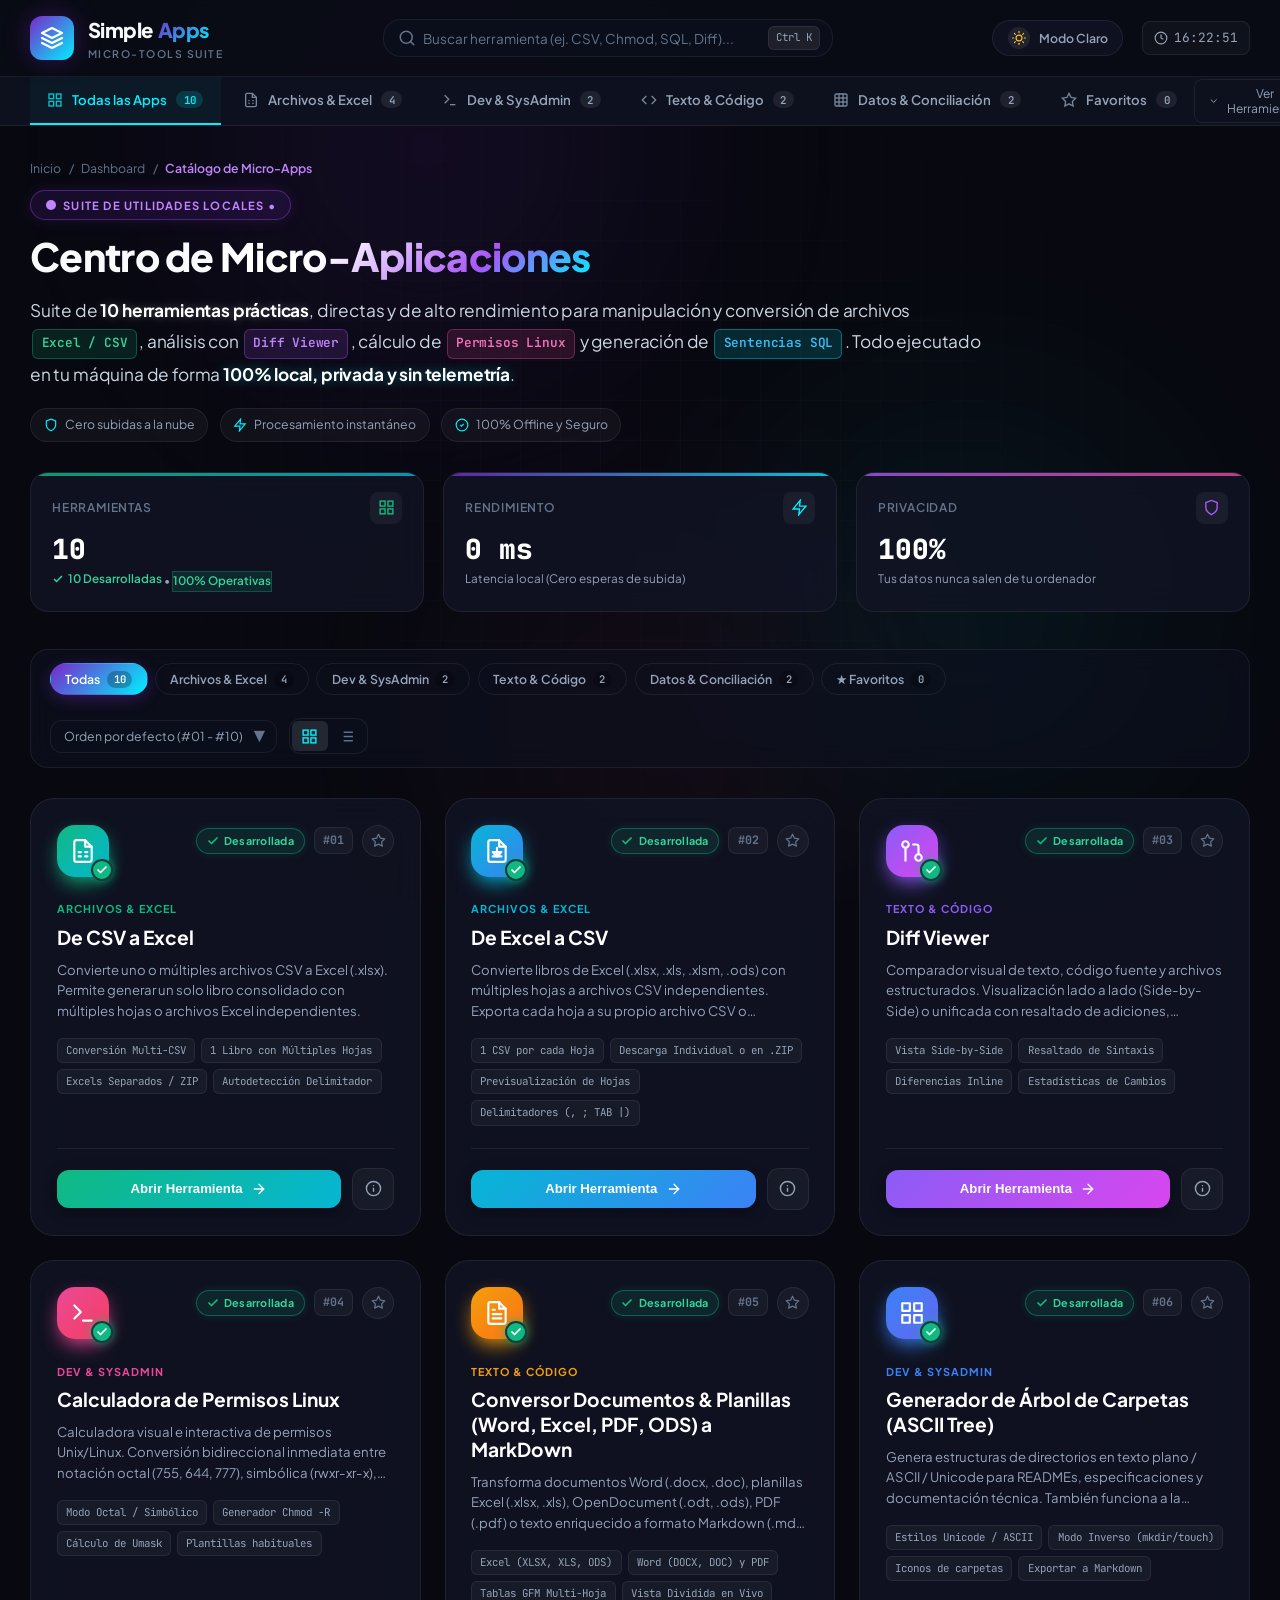
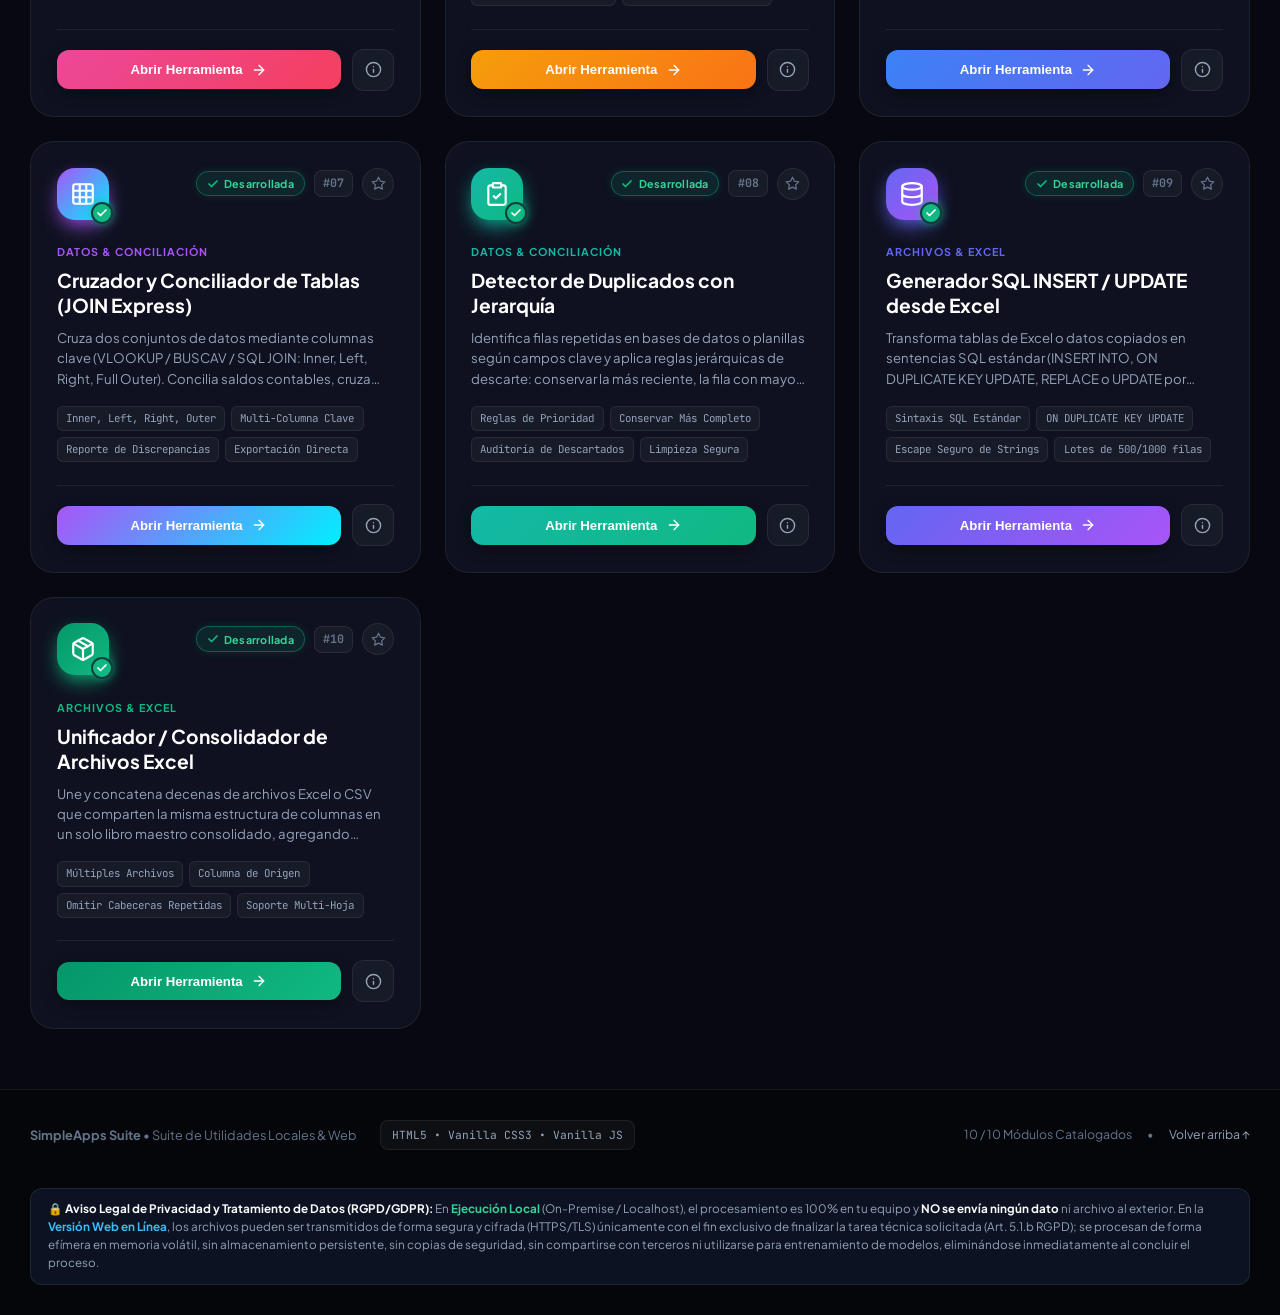
<file: index.html>
<!DOCTYPE html>
<html lang="es">
<head>
    <meta charset="UTF-8">
    <meta name="viewport" content="width=device-width, initial-scale=1.0">
    <meta name="color-scheme" content="dark light">
    <title>SimpleApps • Suite de Herramientas y Micro-Apps</title>
    <meta name="description" content="Plataforma y catálogo de micro-herramientas locales de alto rendimiento: Excel, CSV, Diff Viewer, Permisos Linux, Markdown y SQL.">
    
    <!-- Inicialización Inmediata de Tema (Anti-FOUC) & API Global de Tema -->
    <script src="assets/js/theme.js?v=2.2"></script>
    
    <!-- Favicon -->
    <link rel="icon" type="image/svg+xml" href="assets/images/favicon.svg">
    <link rel="icon" type="image/png" sizes="32x32" href="assets/images/favicon.png">
    <link rel="shortcut icon" href="favicon.ico">

    <!-- Google Fonts -->
    <link rel="preconnect" href="https://fonts.googleapis.com">
    <link rel="preconnect" href="https://fonts.gstatic.com" crossorigin>
    <link href="https://fonts.googleapis.com/css2?family=Plus+Jakarta+Sans:wght@300;400;500;600;700;800&family=JetBrains+Mono:wght@400;500;600&display=swap" rel="stylesheet">
    
    <!-- Estilos Principales -->
    <link rel="stylesheet" href="assets/css/style.css?v=2.1">
</head>
<body>

    <!-- Fondos de Iluminación Ambiental (Estética Aithm AI) -->
    <div class="ambient-glow" aria-hidden="true">
        <div class="ambient-orb ambient-orb-1"></div>
        <div class="ambient-orb ambient-orb-2"></div>
        <div class="ambient-orb ambient-orb-3"></div>
    </div>
    <div class="bg-grid-pattern" aria-hidden="true"></div>

    <div class="app-wrapper">

        <!-- =================================================================
             1. HEADER HORIZONTAL (Layout Xacton)
             ================================================================= -->
        <header class="top-header">
            <div class="header-inner">
                <!-- Marca / Logo -->
                <a href="index.html" class="brand-area" title="SimpleApps Home">
                    <div class="brand-icon-box">
                        <svg viewBox="0 0 24 24" fill="none" stroke="currentColor" stroke-width="2.2" stroke-linecap="round" stroke-linejoin="round">
                            <polygon points="12 2 2 7 12 12 22 7 12 2"/>
                            <polyline points="2 17 12 22 22 17"/>
                            <polyline points="2 12 12 17 22 12"/>
                        </svg>
                    </div>
                    <div class="brand-text-box">
                        <span class="brand-name">Simple<span class="brand-highlight">Apps</span></span>
                        <span class="brand-tagline">Micro-Tools Suite</span>
                    </div>
                </a>

                <!-- Buscador Rápido del Header -->
                <div class="header-search">
                    <div class="search-input-wrapper">
                        <span class="search-icon">
                            <svg viewBox="0 0 24 24" fill="none" stroke="currentColor" stroke-width="2" stroke-linecap="round" stroke-linejoin="round">
                                <circle cx="11" cy="11" r="8"/>
                                <line x1="21" y1="21" x2="16.65" y2="16.65"/>
                            </svg>
                        </span>
                        <input type="text" 
                               id="headerSearchInput" 
                               class="search-input" 
                               placeholder="Buscar herramienta (ej. CSV, Chmod, SQL, Diff)..." 
                               autocomplete="off">
                        <button id="headerSearchClear" class="search-clear-btn" title="Limpiar búsqueda">&times;</button>
                        <span class="search-shortcut">Ctrl K</span>
                    </div>
                </div>

                <!-- Acciones del Header -->
                <div class="header-actions">
                    <!-- Selector de Modo Claro / Modo Oscuro -->
                    <button id="themeToggleBtn" class="theme-toggle-btn" aria-label="Cambiar a modo claro" title="Alternar entre modo claro y modo oscuro">
                        <span class="theme-toggle-icon-wrap">
                            <svg class="icon-sun" viewBox="0 0 24 24" fill="none" stroke="currentColor" stroke-width="2" stroke-linecap="round" stroke-linejoin="round">
                                <circle cx="12" cy="12" r="5"></circle>
                                <line x1="12" y1="1" x2="12" y2="3"></line>
                                <line x1="12" y1="21" x2="12" y2="23"></line>
                                <line x1="4.22" y1="4.22" x2="5.64" y2="5.64"></line>
                                <line x1="18.36" y1="18.36" x2="19.78" y2="19.78"></line>
                                <line x1="1" y1="12" x2="3" y2="12"></line>
                                <line x1="21" y1="12" x2="23" y2="12"></line>
                                <line x1="4.22" y1="19.78" x2="5.64" y2="18.36"></line>
                                <line x1="18.36" y1="5.64" x2="19.78" y2="4.22"></line>
                            </svg>
                            <svg class="icon-moon" viewBox="0 0 24 24" fill="none" stroke="currentColor" stroke-width="2" stroke-linecap="round" stroke-linejoin="round">
                                <path d="M21 12.79A9 9 0 1 1 11.21 3 7 7 0 0 0 21 12.79z"></path>
                            </svg>
                        </span>
                        <span class="theme-toggle-label" id="themeToggleLabel">Modo Claro</span>
                    </button>

                    <!-- Reloj Local -->
                    <div class="header-clock" id="headerClock" title="Hora del sistema">
                        <span>--:--:--</span>
                    </div>
                </div>
            </div>
        </header>

        <!-- =================================================================
             2. SUBNAV HORIZONTAL (Xacton Menu Bar)
             ================================================================= -->
        <nav class="horizontal-subnav" aria-label="Navegación por categorías">
            <div class="subnav-inner">
                <ul class="nav-links-list">
                    <li class="nav-item">
                        <button class="nav-link active" data-category="todas">
                            <svg viewBox="0 0 24 24" fill="none" stroke="currentColor" stroke-width="2"><rect x="3" y="3" width="7" height="7"/><rect x="14" y="3" width="7" height="7"/><rect x="14" y="14" width="7" height="7"/><rect x="3" y="14" width="7" height="7"/></svg>
                            <span>Todas las Apps</span>
                            <span class="nav-badge" id="navBadgeTotal">10</span>
                        </button>
                    </li>
                    <li class="nav-item">
                        <button class="nav-link" data-category="excel">
                            <svg viewBox="0 0 24 24" fill="none" stroke="currentColor" stroke-width="2"><path d="M14 2H6a2 2 0 0 0-2 2v16a2 2 0 0 0 2 2h12a2 2 0 0 0 2-2V8z"/><polyline points="14 2 14 8 20 8"/><path d="M8 13h2"/><path d="M8 17h2"/><path d="M14 13h2"/><path d="M14 17h2"/></svg>
                            <span>Archivos & Excel</span>
                            <span class="nav-badge">4</span>
                        </button>
                    </li>
                    <li class="nav-item">
                        <button class="nav-link" data-category="sysadmin">
                            <svg viewBox="0 0 24 24" fill="none" stroke="currentColor" stroke-width="2"><polyline points="4 17 10 11 4 5"/><line x1="12" y1="19" x2="20" y2="19"/></svg>
                            <span>Dev & SysAdmin</span>
                            <span class="nav-badge">2</span>
                        </button>
                    </li>
                    <li class="nav-item">
                        <button class="nav-link" data-category="texto">
                            <svg viewBox="0 0 24 24" fill="none" stroke="currentColor" stroke-width="2"><polyline points="16 18 22 12 16 6"/><polyline points="8 6 2 12 8 18"/></svg>
                            <span>Texto & Código</span>
                            <span class="nav-badge">2</span>
                        </button>
                    </li>
                    <li class="nav-item">
                        <button class="nav-link" data-category="datos">
                            <svg viewBox="0 0 24 24" fill="none" stroke="currentColor" stroke-width="2"><rect width="18" height="18" x="3" y="3" rx="2"/><path d="M3 9h18"/><path d="M3 15h18"/><path d="M9 3v18"/><path d="M15 3v18"/></svg>
                            <span>Datos & Conciliación</span>
                            <span class="nav-badge">2</span>
                        </button>
                    </li>
                    <li class="nav-item">
                        <button class="nav-link" data-category="favoritos">
                            <svg viewBox="0 0 24 24" fill="none" stroke="currentColor" stroke-width="2"><polygon points="12 2 15.09 8.26 22 9.27 17 14.14 18.18 21.02 12 17.77 5.82 21.02 7 14.14 2 9.27 8.91 8.26 12 2"/></svg>
                            <span>Favoritos</span>
                            <span class="nav-badge">0</span>
                        </button>
                    </li>
                </ul>

                <div class="subnav-quick-actions">
                    <button class="btn-subnav-ghost" onclick="window.scrollTo({top: 400, behavior: 'smooth'})">
                        <svg width="14" height="14" viewBox="0 0 24 24" fill="none" stroke="currentColor" stroke-width="2"><path d="m6 9 6 6 6-6"/></svg>
                        <span>Ver Herramientas</span>
                    </button>
                </div>
            </div>
        </nav>

        <!-- =================================================================
             3. CONTENIDO PRINCIPAL / DASHBOARD
             ================================================================= -->
        <main class="main-container">
            
            <!-- Hero / Banner de Bienvenida -->
            <section class="dashboard-hero">
                <div class="breadcrumb-row">
                    <span class="breadcrumb-item">Inicio</span>
                    <span class="breadcrumb-separator">/</span>
                    <span class="breadcrumb-item">Dashboard</span>
                    <span class="breadcrumb-separator">/</span>
                    <span class="breadcrumb-item active">Catálogo de Micro-Apps</span>
                </div>

                <div class="hero-main-flex">
                    <div class="hero-title-box">
                        <div class="hero-tag">
                            <svg width="12" height="12" viewBox="0 0 24 24" fill="currentColor"><circle cx="12" cy="12" r="10"/></svg>
                            Suite de Utilidades Locales •
                        </div>
                        <h1 class="hero-title">
                            Centro de <span class="glow-text">Micro-Aplicaciones</span>
                        </h1>
                        <p class="hero-description">
                            Suite de <strong class="text-glow-white">10 herramientas prácticas</strong>, directas y de alto rendimiento para manipulación y conversión de archivos 
                            <span class="desc-pill desc-pill-emerald">Excel / CSV</span>, 
                            análisis con <span class="desc-pill desc-pill-violet">Diff Viewer</span>, 
                            cálculo de <span class="desc-pill desc-pill-pink">Permisos Linux</span> y generación de 
                            <span class="desc-pill desc-pill-cyan">Sentencias SQL</span>. 
                            Todo ejecutado en tu máquina de forma <strong class="text-glow-cyan">100% local, privada y sin telemetría</strong>.
                        </p>
                        <div class="hero-chips-row">
                            <span class="hero-feature-chip">
                                <svg viewBox="0 0 24 24" fill="none" stroke="currentColor" stroke-width="2"><path d="M12 22s8-4 8-10V5l-8-3-8 3v7c0 6 8 10 8 10z"/></svg>
                                Cero subidas a la nube
                            </span>
                            <span class="hero-feature-chip">
                                <svg viewBox="0 0 24 24" fill="none" stroke="currentColor" stroke-width="2"><polygon points="13 2 3 14 12 14 11 22 21 10 12 10 13 2"/></svg>
                                Procesamiento instantáneo
                            </span>
                            <span class="hero-feature-chip">
                                <svg viewBox="0 0 24 24" fill="none" stroke="currentColor" stroke-width="2"><circle cx="12" cy="12" r="10"/><path d="m9 12 2 2 4-4"/></svg>
                                100% Offline y Seguro
                            </span>
                        </div>
                    </div>
                </div>

                <!-- 3 Widgets KPI (Distribución al 100% del Ancho Total) -->
                <div class="kpi-grid">
                    <!-- KPI 1 -->
                    <div class="kpi-card" style="--kpi-gradient: linear-gradient(135deg, #10B981, #06B6D4); --kpi-color: #10B981;">
                        <div class="kpi-top">
                            <span class="kpi-label">Herramientas</span>
                            <div class="kpi-icon">
                                <svg viewBox="0 0 24 24" fill="none" stroke="currentColor" stroke-width="2"><rect x="3" y="3" width="7" height="7"/><rect x="14" y="3" width="7" height="7"/><rect x="14" y="14" width="7" height="7"/><rect x="3" y="14" width="7" height="7"/></svg>
                            </div>
                        </div>
                        <div class="kpi-value" id="totalKpiCount">10</div>
                        <div class="kpi-subtitle">
                            <span class="kpi-status-tag-green">
                                <svg viewBox="0 0 24 24" fill="none" stroke="currentColor" stroke-width="3" style="width:12px;height:12px;"><polyline points="20 6 9 17 4 12"/></svg>
                                10 Desarrolladas
                            </span>
                            <span>•</span>
                            <span class="kpi-status-tag-green" style="background: rgba(16, 185, 129, 0.12); color: #34D399; border: 1px solid rgba(16, 185, 129, 0.3);">
                                100% Operativas
                            </span>
                        </div>
                    </div>

                    <!-- KPI 2 -->
                    <div class="kpi-card" style="--kpi-gradient: linear-gradient(135deg, #7928CA, #00F0FF); --kpi-color: #00F0FF;">
                        <div class="kpi-top">
                            <span class="kpi-label">Rendimiento</span>
                            <div class="kpi-icon">
                                <svg viewBox="0 0 24 24" fill="none" stroke="currentColor" stroke-width="2"><polygon points="13 2 3 14 12 14 11 22 21 10 12 10 13 2"/></svg>
                            </div>
                        </div>
                        <div class="kpi-value">0 ms</div>
                        <div class="kpi-subtitle">Latencia local (Cero esperas de subida)</div>
                    </div>

                    <!-- KPI 3 -->
                    <div class="kpi-card" style="--kpi-gradient: linear-gradient(135deg, #A855F7, #EC4899); --kpi-color: #A855F7;">
                        <div class="kpi-top">
                            <span class="kpi-label">Privacidad</span>
                            <div class="kpi-icon">
                                <svg viewBox="0 0 24 24" fill="none" stroke="currentColor" stroke-width="2"><path d="M12 22s8-4 8-10V5l-8-3-8 3v7c0 6 8 10 8 10z"/></svg>
                            </div>
                        </div>
                        <div class="kpi-value">100%</div>
                        <div class="kpi-subtitle">Tus datos nunca salen de tu ordenador</div>
                    </div>

                </div>
            </section>

            <!-- =================================================================
                 4. BARRA DE HERRAMIENTAS, FILTROS Y CONTROL DE VISTA
                 ================================================================= -->
            <section class="toolbar-section">
                <!-- Filtros por Categoría (Pills) -->
                <div class="category-pills">
                    <button class="cat-pill active" data-category="todas">
                        <span>Todas</span>
                        <span class="cat-pill-count">10</span>
                    </button>
                    <button class="cat-pill" data-category="excel">
                        <span>Archivos & Excel</span>
                        <span class="cat-pill-count">4</span>
                    </button>
                    <button class="cat-pill" data-category="sysadmin">
                        <span>Dev & SysAdmin</span>
                        <span class="cat-pill-count">2</span>
                    </button>
                    <button class="cat-pill" data-category="texto">
                        <span>Texto & Código</span>
                        <span class="cat-pill-count">2</span>
                    </button>
                    <button class="cat-pill" data-category="datos">
                        <span>Datos & Conciliación</span>
                        <span class="cat-pill-count">2</span>
                    </button>
                    <button class="cat-pill" data-category="favoritos">
                        <span>★ Favoritos</span>
                        <span class="cat-pill-count">0</span>
                    </button>
                </div>

                <!-- Controles de la derecha (Orden y Vista) -->
                <div class="toolbar-controls">
                    <!-- Selector de Orden -->
                    <div class="sort-select-wrapper">
                        <select id="sortSelect" class="sort-select">
                            <option value="default">Orden por defecto (#01 - #10)</option>
                            <option value="name-asc">Nombre (A - Z)</option>
                            <option value="category">Por Categoría</option>
                            <option value="favorites-first">Favoritos primero</option>
                        </select>
                        <span class="sort-select-arrow">▼</span>
                    </div>

                    <!-- Selector Grid / Lista -->
                    <div class="view-toggle-group">
                        <button id="viewGridBtn" class="view-btn active" title="Vista en Cuadrícula">
                            <svg viewBox="0 0 24 24" fill="none" stroke="currentColor" stroke-width="2"><rect x="3" y="3" width="7" height="7"/><rect x="14" y="3" width="7" height="7"/><rect x="14" y="14" width="7" height="7"/><rect x="3" y="14" width="7" height="7"/></svg>
                        </button>
                        <button id="viewListBtn" class="view-btn" title="Vista en Lista Compacta">
                            <svg viewBox="0 0 24 24" fill="none" stroke="currentColor" stroke-width="2"><line x1="8" y1="6" x2="21" y2="6"/><line x1="8" y1="12" x2="21" y2="12"/><line x1="8" y1="18" x2="21" y2="18"/><line x1="3" y1="6" x2="3.01" y2="6"/><line x1="3" y1="12" x2="3.01" y2="12"/><line x1="3" y1="18" x2="3.01" y2="18"/></svg>
                        </button>
                    </div>
                </div>
            </section>

            <!-- Banner Informativo de Búsqueda Activa -->
            <div id="activeSearchAlert" class="active-search-alert">
                <div>
                    Filtro activo para <strong id="searchQueryText">""</strong>: se encontraron <span id="searchMatchCount">0</span> aplicaciones coincidentes.
                </div>
                <button id="btnResetSearch" class="btn-reset-filter">Limpiar búsqueda</button>
            </div>

            <!-- =================================================================
                 5. CONTENEDOR DINÁMICO DE MICRO-APPS (Grid / List)
                 ================================================================= -->
            <div id="appsContainer" class="apps-container">
                <!-- Se inyectan las 10 tarjetas mediante assets/js/main.js -->
            </div>

        </main>

        <!-- =================================================================
             6. FOOTER HORIZONTAL (Estilo Xacton)
             ================================================================= -->
        <footer class="site-footer">
            <div class="footer-inner">
                <div class="footer-left">
                    <span><strong>SimpleApps Suite</strong> • Suite de Utilidades Locales & Web</span>
                    <span class="footer-badge-tech">HTML5 • Vanilla CSS3 • Vanilla JS</span>
                </div>
                <div class="footer-right">
                    <span>10 / 10 Módulos Catalogados</span>
                    <span>•</span>
                    <a href="#" class="footer-link" onclick="window.scrollTo({top: 0, behavior: 'smooth'}); return false;">Volver arriba ↑</a>
                </div>
                <div class="site-footer-privacy-note">
                    🔒 <strong>Aviso Legal de Privacidad y Tratamiento de Datos (RGPD/GDPR):</strong> En <span class="privacy-tag-local">Ejecución Local</span> (On-Premise / Localhost), el procesamiento es 100% en tu equipo y <strong>NO se envía ningún dato</strong> ni archivo al exterior. En la <span class="privacy-tag-web">Versión Web en Línea</span>, los archivos pueden ser transmitidos de forma segura y cifrada (HTTPS/TLS) únicamente con el fin exclusivo de finalizar la tarea técnica solicitada (Art. 5.1.b RGPD); se procesan de forma efímera en memoria volátil, sin almacenamiento persistente, sin copias de seguridad, sin compartirse con terceros ni utilizarse para entrenamiento de modelos, eliminándose inmediatamente al concluir el proceso.
                </div>
            </div>
        </footer>

    </div>

    <!-- =================================================================
         7. MODAL DE DETALLES Y ESPECIFICACIONES DE LA MICRO-APP
         ================================================================= -->
    <div id="appModal" class="modal-overlay" role="dialog" aria-modal="true" aria-hidden="true">
        <div class="modal-container">
            <div class="modal-header">
                <div class="modal-title-flex">
                    <div class="modal-icon-box" id="modalIconBox">
                        <!-- Icono dinámico -->
                    </div>
                    <div>
                        <h2 class="modal-title" id="modalTitle">Título de la App</h2>
                        <span class="modal-subtitle" id="modalSubtitle">Subtítulo y tecnología</span>
                    </div>
                </div>
                <button class="modal-close-btn" id="modalCloseBtn" aria-label="Cerrar modal">&times;</button>
            </div>

            <div class="modal-body">
                <p class="modal-description" id="modalDescription">Descripción completa del módulo...</p>
                
                <h4 class="modal-section-title">Especificaciones Técnicas</h4>
                <div class="modal-specs-grid">
                    <div class="spec-item">
                        <div class="spec-item-icon">
                            <svg viewBox="0 0 24 24" fill="none" stroke="currentColor" stroke-width="2"><path d="M21 15v4a2 2 0 0 1-2 2H5a2 2 0 0 1-2-2v-4"/><polyline points="7 10 12 15 17 10"/><line x1="12" y1="15" x2="12" y2="3"/></svg>
                        </div>
                        <div class="spec-item-content">
                            <strong>Entrada admitida:</strong>
                            <span id="modalSpecsInput">Archivos o texto de entrada</span>
                        </div>
                    </div>
                    <div class="spec-item">
                        <div class="spec-item-icon">
                            <svg viewBox="0 0 24 24" fill="none" stroke="currentColor" stroke-width="2"><path d="M21 15v4a2 2 0 0 1-2 2H5a2 2 0 0 1-2-2v-4"/><polyline points="17 8 12 3 7 8"/><line x1="12" y1="3" x2="12" y2="15"/></svg>
                        </div>
                        <div class="spec-item-content">
                            <strong>Salida generada:</strong>
                            <span id="modalSpecsOutput">Archivo o resultado generado</span>
                        </div>
                    </div>
                    <div class="spec-item">
                        <div class="spec-item-icon">
                            <svg viewBox="0 0 24 24" fill="none" stroke="currentColor" stroke-width="2"><polyline points="4 17 10 11 4 5"/><line x1="12" y1="19" x2="20" y2="19"/></svg>
                        </div>
                        <div class="spec-item-content">
                            <strong>Modo de Procesamiento:</strong>
                            <span id="modalSpecsExecution">Local en navegador (Cliente)</span>
                        </div>
                    </div>
                </div>

                <h4 class="modal-section-title">Capacidades Destacadas</h4>
                <div class="modal-features-wrap" id="modalFeatures">
                    <!-- Features dinámicas -->
                </div>
            </div>

            <div class="modal-footer">
                <button class="btn-secondary" onclick="document.getElementById('appModal').classList.remove('open')">Cerrar</button>
                <button class="btn-launch-app" id="modalLaunchBtn" style="padding: 0.65rem 1.4rem;">
                    <span>Abrir Herramienta</span>
                    <svg viewBox="0 0 24 24" fill="none" stroke="currentColor" stroke-width="2"><line x1="5" y1="12" x2="19" y2="12"></line><polyline points="12 5 19 12 12 19"></polyline></svg>
                </button>
            </div>
        </div>
    </div>

    <!-- Contenedor para Notificaciones Toast -->
    <div id="toastContainer" class="toast-container" aria-live="polite"></div>

    <!-- Scripts -->
    <script src="assets/js/apps-data.js"></script>
    <script src="assets/js/main.js?v=2.2"></script>
</body>
</html>
</file>
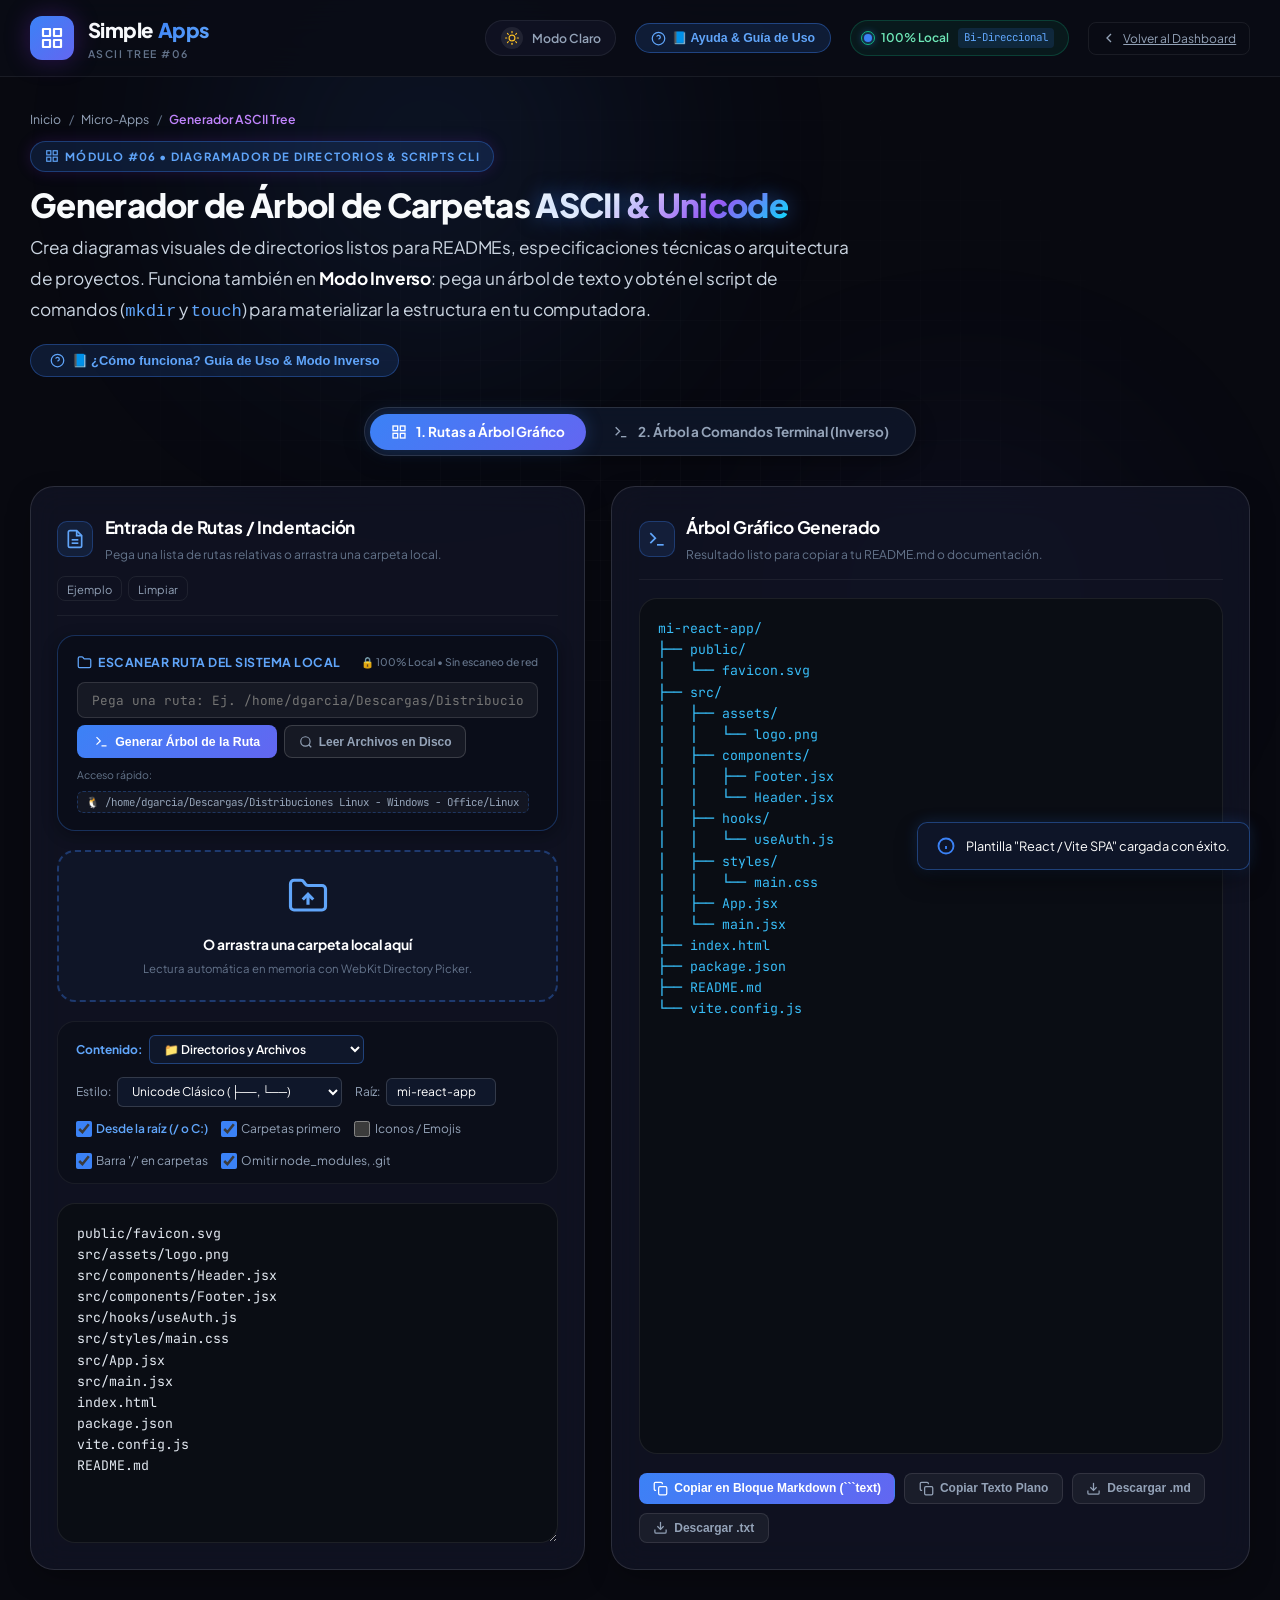
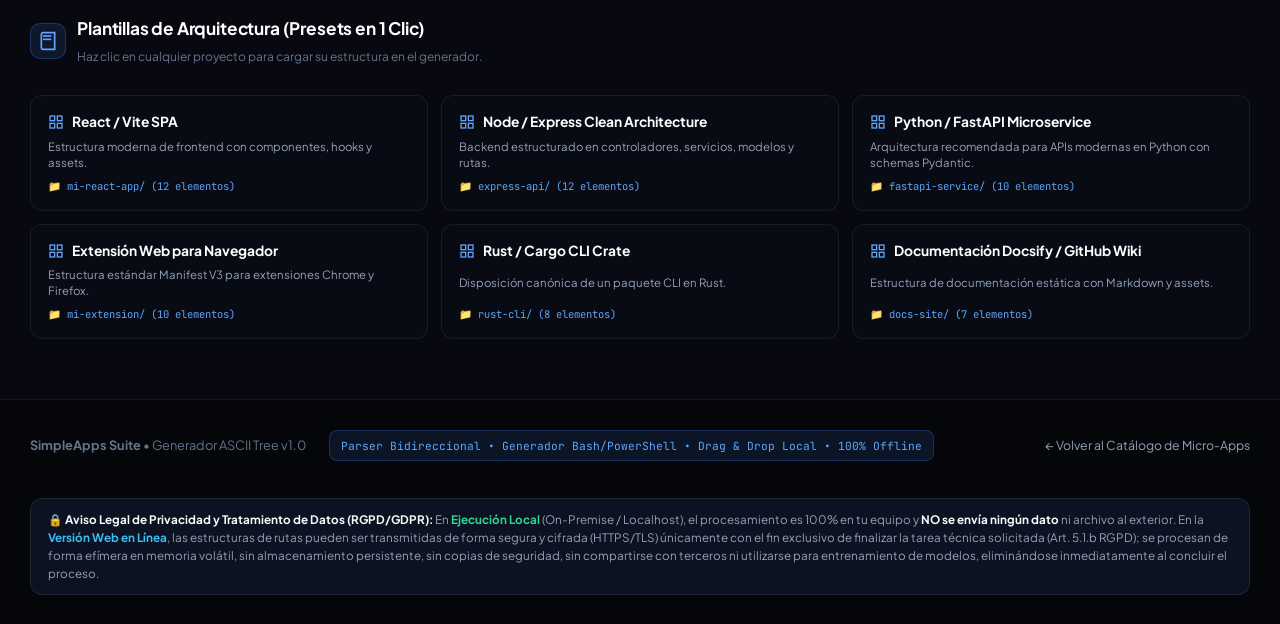
<file: apps/ascii-tree/index.html>
<!DOCTYPE html>
<html lang="es">

<head>
    <meta charset="UTF-8">
    <meta name="viewport" content="width=device-width, initial-scale=1.0">
    <meta name="color-scheme" content="dark light">
    <title>Generador de Árbol de Carpetas (ASCII Tree) • SimpleApps</title>
    <meta name="description"
        content="Genera diagramas de directorios en texto plano ASCII/Unicode para READMEs y documentación. Modo inverso: convierte árboles de texto en comandos mkdir y touch ejecutables.">

    <!-- Motor de Tema (Claro / Oscuro) -->
    <script src="../../assets/js/theme.js"></script>

    <!-- Favicon -->
    <link rel="icon" type="image/svg+xml" href="../../assets/images/favicon.svg">
    <link rel="icon" type="image/png" sizes="32x32" href="../../assets/images/favicon.png">
    <link rel="shortcut icon" href="../../favicon.ico">

    <!-- Fuentes de Google -->
    <link rel="preconnect" href="https://fonts.googleapis.com">
    <link rel="preconnect" href="https://fonts.gstatic.com" crossorigin>
    <link
        href="https://fonts.googleapis.com/css2?family=Plus+Jakarta+Sans:wght@300;400;500;600;700;800&family=JetBrains+Mono:wght@400;500;600;700&display=swap"
        rel="stylesheet">

    <!-- Estilos Base y Específicos -->
    <link rel="stylesheet" href="../../assets/css/style.css?v=2.1">
    <link rel="stylesheet" href="style.css?v=2.1">
</head>

<body>

    <!-- Luces Ambientales de Fondo -->
    <div class="ambient-glow" aria-hidden="true">
        <div class="ambient-orb ambient-orb-1"
            style="background: radial-gradient(circle, rgba(59, 130, 246, 0.35) 0%, transparent 70%);"></div>
        <div class="ambient-orb ambient-orb-2"
            style="background: radial-gradient(circle, rgba(99, 102, 241, 0.25) 0%, transparent 70%);"></div>
    </div>
    <div class="bg-grid-pattern" aria-hidden="true"></div>

    <div class="app-wrapper">

        <!-- =================================================================
             1. HEADER HORIZONTAL
             ================================================================= -->
        <header class="top-header">
            <div class="header-inner">
                <a href="../../index.html" class="brand-area" title="Volver al Catálogo">
                    <div class="brand-icon-box" style="background: linear-gradient(135deg, #3B82F6 0%, #6366F1 100%);">
                        <svg viewBox="0 0 24 24" fill="none" stroke="currentColor" stroke-width="2.2" stroke-linecap="round" stroke-linejoin="round">
                            <rect x="3" y="3" width="7" height="7" />
                            <rect x="14" y="3" width="7" height="7" />
                            <rect x="14" y="14" width="7" height="7" />
                            <rect x="3" y="14" width="7" height="7" />
                        </svg>
                    </div>
                    <div class="brand-text-box">
                        <span class="brand-name">Simple<span class="brand-highlight" style="background: linear-gradient(135deg, #3B82F6 0%, #60A5FA 100%); -webkit-background-clip: text; -webkit-text-fill-color: transparent;">Apps</span></span>
                        <span class="brand-tagline">ASCII Tree #06</span>
                    </div>
                </a>

                <div class="header-actions">
                    <!-- Alternador de Tema -->
                    <button id="themeToggleBtn" class="theme-toggle-btn" aria-label="Cambiar tema" title="Alternar entre modo claro y modo oscuro">
                        <span class="theme-toggle-icon-wrap">
                            <svg class="icon-sun" viewBox="0 0 24 24" fill="none" stroke="currentColor" stroke-width="2" stroke-linecap="round" stroke-linejoin="round">
                                <circle cx="12" cy="12" r="5"></circle>
                                <line x1="12" y1="1" x2="12" y2="3"></line>
                                <line x1="12" y1="21" x2="12" y2="23"></line>
                                <line x1="4.22" y1="4.22" x2="5.64" y2="5.64"></line>
                                <line x1="18.36" y1="18.36" x2="19.78" y2="19.78"></line>
                                <line x1="1" y1="12" x2="3" y2="12"></line>
                                <line x1="21" y1="12" x2="23" y2="12"></line>
                                <line x1="4.22" y1="19.78" x2="5.64" y2="18.36"></line>
                                <line x1="18.36" y1="5.64" x2="19.78" y2="4.22"></line>
                            </svg>
                            <svg class="icon-moon" viewBox="0 0 24 24" fill="none" stroke="currentColor" stroke-width="2" stroke-linecap="round" stroke-linejoin="round">
                                <path d="M21 12.79A9 9 0 1 1 11.21 3 7 7 0 0 0 21 12.79z"></path>
                            </svg>
                        </span>
                        <span class="theme-toggle-label">Modo Claro</span>
                    </button>

                    <button type="button" class="btn-help-guide" id="btnOpenHelpModal" title="Manual Operativo y Guía de Uso del Módulo">
                        <svg width="15" height="15" viewBox="0 0 24 24" fill="none" stroke="currentColor" stroke-width="2"><circle cx="12" cy="12" r="10"/><path d="M9.09 9a3 3 0 0 1 5.83 1c0 2-3 3-3 3"/><line x1="12" y1="17" x2="12.01" y2="17"/></svg>
                        <span>📘 Ayuda & Guía de Uso</span>
                    </button>

                    <div class="server-status-pill" title="Modo Local: No se envía ningún dato. Modo Web: Archivos enviados cifrados únicamente para procesar la tarea (RGPD).">
                        <span class="status-dot" style="background: #3B82F6; box-shadow: 0 0 8px #3B82F6;"></span>
                        <span class="server-meta-tag">100% Local</span>
                        <span class="server-php-tag" style="background: rgba(59, 130, 246, 0.15); color: #60A5FA; border-color: rgba(59, 130, 246, 0.3);">Bi-Direccional</span>
                    </div>

                    <a href="../../index.html" class="btn-subnav-ghost">
                        <svg width="16" height="16" viewBox="0 0 24 24" fill="none" stroke="currentColor" stroke-width="2">
                            <polyline points="15 18 9 12 15 6" />
                        </svg>
                        <span>Volver al Dashboard</span>
                    </a>
                </div>
            </div>
        </header>

        <!-- =================================================================
             2. CONTENIDO PRINCIPAL
             ================================================================= -->
        <main class="main-container">

            <!-- Migas de Pan -->
            <div class="breadcrumb-row">
                <a href="../../index.html" class="footer-link">Inicio</a>
                <span class="breadcrumb-separator">/</span>
                <a href="../../index.html" class="footer-link">Micro-Apps</a>
                <span class="breadcrumb-separator">/</span>
                <span class="breadcrumb-item active">Generador ASCII Tree</span>
            </div>

            <!-- Título y Encabezado de la Herramienta -->
            <div style="margin-bottom: 2rem;">
                <div class="hero-tag"
                    style="background: rgba(59, 130, 246, 0.15); border-color: rgba(59, 130, 246, 0.35); color: #60A5FA;">
                    <svg width="14" height="14" viewBox="0 0 24 24" fill="none" stroke="currentColor" stroke-width="2">
                        <rect x="3" y="3" width="7" height="7" />
                        <rect x="14" y="3" width="7" height="7" />
                        <rect x="14" y="14" width="7" height="7" />
                        <rect x="3" y="14" width="7" height="7" />
                    </svg>
                    Módulo #06 • Diagramador de Directorios & Scripts CLI
                </div>
                <h1 class="hero-title" style="font-size: 2.2rem; margin-bottom: 0.5rem;">
                    Generador de Árbol de Carpetas <span class="glow-text" style="color: #60A5FA; text-shadow: 0 0 20px rgba(59, 130, 246, 0.5);">ASCII & Unicode</span>
                </h1>
                <p class="hero-description" style="max-width: 820px; margin-bottom: 0;">
                    Crea diagramas visuales de directorios listos para READMEs, especificaciones técnicas o arquitectura de proyectos. Funciona también en <strong>Modo Inverso</strong>: pega un árbol de texto y obtén el script de comandos (<code style="color:#60A5FA;">mkdir</code> y <code style="color:#60A5FA;">touch</code>) para materializar la estructura en tu computadora.
                </p>

                <!-- Botón de Ayuda en Hero -->
                <div style="margin-top: 1.1rem; display: flex; align-items: center; justify-content: flex-start;">
                    <button type="button" class="btn-help-hero" id="btnOpenHelpHero" title="Ver guía interactiva del generador ASCII">
                        <svg width="15" height="15" viewBox="0 0 24 24" fill="none" stroke="currentColor" stroke-width="2"><circle cx="12" cy="12" r="10"/><path d="M9.09 9a3 3 0 0 1 5.83 1c0 2-3 3-3 3"/><line x1="12" y1="17" x2="12.01" y2="17"/></svg>
                        <span>📘 ¿Cómo funciona? Guía de Uso & Modo Inverso</span>
                    </button>
                </div>
            </div>

            <!-- CONMUTADOR DE MODOS (Tabs Principales) -->
            <div class="mode-switcher-container">
                <div class="mode-switcher-pill">
                    <button type="button" class="mode-tab-btn active" id="tabGenerator">
                        <svg width="16" height="16" viewBox="0 0 24 24" fill="none" stroke="currentColor" stroke-width="2"><rect x="3" y="3" width="7" height="7"/><rect x="14" y="3" width="7" height="7"/><rect x="14" y="14" width="7" height="7"/><rect x="3" y="14" width="7" height="7"/></svg>
                        <span>1. Rutas a Árbol Gráfico</span>
                    </button>
                    <button type="button" class="mode-tab-btn" id="tabReverse">
                        <svg width="16" height="16" viewBox="0 0 24 24" fill="none" stroke="currentColor" stroke-width="2"><polyline points="4 17 10 11 4 5"/><line x1="12" y1="19" x2="20" y2="19"/></svg>
                        <span>2. Árbol a Comandos Terminal (Inverso)</span>
                    </button>
                </div>
            </div>

            <!-- =========================================================
                 VISTA 1: MODO GENERADOR (Rutas / Indentación -> Árbol)
                 ========================================================= -->
            <div class="tree-workspace-grid" id="viewGenerator">

                <!-- Panel Izquierdo: Entrada y Opciones -->
                <div class="tree-card">
                    <div class="card-header-clean">
                        <div class="card-title-group">
                            <div class="card-title-icon">
                                <svg viewBox="0 0 24 24" fill="none" stroke="currentColor" stroke-width="2">
                                    <path d="M14 2H6a2 2 0 0 0-2 2v16a2 2 0 0 0 2 2h12a2 2 0 0 0 2-2V8z"/>
                                    <polyline points="14 2 14 8 20 8"/>
                                    <line x1="16" y1="13" x2="8" y2="13"/>
                                    <line x1="16" y1="17" x2="8" y2="17"/>
                                </svg>
                            </div>
                            <div>
                                <h2 class="card-title-text">Entrada de Rutas / Indentación</h2>
                                <span class="card-subtitle-text">Pega una lista de rutas relativas o arrastra una carpeta local.</span>
                            </div>
                        </div>

                        <div style="display:flex; gap:0.4rem;">
                            <button type="button" class="btn-subnav-ghost" id="btnLoadSample" style="padding:0.3rem 0.6rem; font-size:0.75rem;">
                                Ejemplo
                            </button>
                            <button type="button" class="btn-subnav-ghost" id="btnClearInput" style="padding:0.3rem 0.6rem; font-size:0.75rem;">
                                Limpiar
                            </button>
                        </div>
                    </div>

                    <!-- Generador desde Ruta del Sistema Local -->
                    <div class="system-path-scanner-box">
                        <div class="system-path-header">
                            <span class="system-path-title">
                                <svg width="15" height="15" viewBox="0 0 24 24" fill="none" stroke="currentColor" stroke-width="2"><path d="M4 20h16a2 2 0 0 0 2-2V8a2 2 0 0 0-2-2h-7.93a2 2 0 0 1-1.66-.9l-.82-1.2A2 2 0 0 0 7.93 3H4a2 2 0 0 0-2 2v13c0 1.1.9 2 2 2Z"/></svg>
                                Escanear Ruta del Sistema Local
                            </span>
                            <span style="font-size:0.7rem; color:var(--text-muted); font-weight:500;">🔒 100% Local • Sin escaneo de red</span>
                        </div>
                        <div class="system-path-input-row" style="flex-wrap: wrap;">
                            <input type="text" id="inputSystemPath" class="system-path-input" placeholder="Pega una ruta: Ej. /home/dgarcia/Descargas/Distribuciones Linux - Windows - Office/Linux" spellcheck="false" autocomplete="off" style="min-width: 280px;">
                            <button type="button" class="btn-scan-action" id="btnScanSystemPath" title="Generar el árbol directamente siguiendo la ruta indicada">
                                <svg width="15" height="15" viewBox="0 0 24 24" fill="none" stroke="currentColor" stroke-width="2"><polyline points="4 17 10 11 4 5"/><line x1="12" y1="19" x2="20" y2="19"/></svg>
                                <span>Generar Árbol de la Ruta</span>
                            </button>
                            <button type="button" class="btn-disk-action" id="btnScanDiskContents" title="Escanear opcionalmente los archivos y carpetas reales existentes en el disco local">
                                <svg width="14" height="14" viewBox="0 0 24 24" fill="none" stroke="currentColor" stroke-width="2"><circle cx="11" cy="11" r="8"/><path d="m21 21-4.3-4.3"/></svg>
                                <span>Leer Archivos en Disco</span>
                            </button>
                        </div>
                        <div class="system-path-presets-row">
                            <span style="font-size:0.7rem; color:var(--text-muted);">Acceso rápido:</span>
                            <button type="button" class="btn-quick-path" id="btnUserLinuxSample" title="Cargar y generar árbol directo de la ruta">
                                🐧 /home/dgarcia/Descargas/Distribuciones Linux - Windows - Office/Linux
                            </button>
                        </div>
                    </div>

                    <!-- Dropzone para arrastrar carpetas enteras -->
                    <div class="folder-dropzone" id="folderDropzone">
                        <svg class="dropzone-icon" viewBox="0 0 24 24" fill="none" stroke="currentColor" stroke-width="1.8">
                            <path d="M4 20h16a2 2 0 0 0 2-2V8a2 2 0 0 0-2-2h-7.93a2 2 0 0 1-1.66-.9l-.82-1.2A2 2 0 0 0 7.93 3H4a2 2 0 0 0-2 2v13c0 1.1.9 2 2 2Z"/>
                            <polyline points="12 11 12 17"/>
                            <polyline points="9 14 12 11 15 14"/>
                        </svg>
                        <div class="dropzone-title">O arrastra una carpeta local aquí</div>
                        <div class="dropzone-sub">Lectura automática en memoria con WebKit Directory Picker.</div>
                        <input type="file" id="folderInput" webkitdirectory directory multiple style="display:none;">
                    </div>

                    <!-- Controles y Configuración -->
                    <div class="tree-controls-bar">
                        <!-- Filtro de Contenido: Directorios y Archivos vs Solo Directorios -->
                        <div class="control-item">
                            <label for="selectContentFilter" style="font-weight:700; color:var(--tree-blue-light);">Contenido:</label>
                            <select id="selectContentFilter" class="control-select" style="border-color:rgba(59, 130, 246, 0.4); font-weight:600;">
                                <option value="all">📁 Directorios y Archivos</option>
                                <option value="dirs">📂 Solo Directorios (Carpetas)</option>
                            </select>
                        </div>

                        <div class="control-item">
                            <label for="selectStyle">Estilo:</label>
                            <select id="selectStyle" class="control-select">
                                <option value="unicode">Unicode Clásico (├──, └──)</option>
                                <option value="unicodeDouble">Unicode Doble Línea (╠══, ╚══)</option>
                                <option value="ascii">ASCII Puro (+--, \--, |)</option>
                                <option value="minimal">Minimal (|--, `--)</option>
                                <option value="markdown">Listas Markdown (- item)</option>
                            </select>
                        </div>

                        <div class="control-item">
                            <label for="inputRootName">Raíz:</label>
                            <input type="text" id="inputRootName" class="control-select" value="mi-proyecto" style="width:110px;" placeholder="proyecto">
                        </div>

                        <div class="control-item">
                            <label style="display:flex; align-items:center; gap:0.3rem; cursor:pointer;" for="chkFromRoot" title="Muestra las rutas de archivos y el árbol desde la raíz absoluta (/ en Linux, C:\ en Windows)">
                                <input type="checkbox" id="chkFromRoot" class="control-checkbox" checked>
                                <span style="font-weight:600; color:var(--tree-blue-light);">Desde la raíz (/ o C:)</span>
                            </label>
                        </div>

                        <div class="control-item">
                            <label style="display:flex; align-items:center; gap:0.3rem; cursor:pointer;" for="chkFoldersFirst">
                                <input type="checkbox" id="chkFoldersFirst" class="control-checkbox" checked>
                                <span>Carpetas primero</span>
                            </label>
                        </div>

                        <div class="control-item">
                            <label style="display:flex; align-items:center; gap:0.3rem; cursor:pointer;" for="chkShowIcons">
                                <input type="checkbox" id="chkShowIcons" class="control-checkbox">
                                <span>Iconos / Emojis</span>
                            </label>
                        </div>

                        <div class="control-item">
                            <label style="display:flex; align-items:center; gap:0.3rem; cursor:pointer;" for="chkTrailingSlash">
                                <input type="checkbox" id="chkTrailingSlash" class="control-checkbox" checked>
                                <span>Barra '/' en carpetas</span>
                            </label>
                        </div>

                        <div class="control-item">
                            <label style="display:flex; align-items:center; gap:0.3rem; cursor:pointer;" for="chkIgnoreCommon">
                                <input type="checkbox" id="chkIgnoreCommon" class="control-checkbox" checked>
                                <span>Omitir node_modules, .git</span>
                            </label>
                        </div>
                    </div>

                    <!-- Textarea Editor -->
                    <div class="tree-editor-wrapper">
                        <textarea id="generatorInput" class="tree-textarea" spellcheck="false" placeholder="Pega rutas tipo path (ej: src/components/Button.jsx) o texto tabulado con sangría..."></textarea>
                    </div>
                </div>

                <!-- Panel Derecho: Previsualización y Exportación -->
                <div class="tree-card">
                    <div class="card-header-clean">
                        <div class="card-title-group">
                            <div class="card-title-icon">
                                <svg viewBox="0 0 24 24" fill="none" stroke="currentColor" stroke-width="2">
                                    <polyline points="4 17 10 11 4 5"/>
                                    <line x1="12" y1="19" x2="20" y2="19"/>
                                </svg>
                            </div>
                            <div>
                                <h3 class="card-title-text">Árbol Gráfico Generado</h3>
                                <span class="card-subtitle-text">Resultado listo para copiar a tu README.md o documentación.</span>
                            </div>
                        </div>
                    </div>

                    <!-- Cuadro de Salida Monospace -->
                    <pre class="tree-output-box" id="generatorOutput"></pre>

                    <!-- Barra de Acciones de Exportación -->
                    <div class="tree-actions-toolbar">
                        <button type="button" class="btn-tree-action primary" id="btnCopyMarkdown">
                            <svg width="15" height="15" viewBox="0 0 24 24" fill="none" stroke="currentColor" stroke-width="2"><rect x="9" y="9" width="13" height="13" rx="2" ry="2"/><path d="M5 15H4a2 2 0 0 1-2-2V4a2 2 0 0 1 2-2h9a2 2 0 0 1 2 2v1"/></svg>
                            <span>Copiar en Bloque Markdown (```text)</span>
                        </button>
                        <button type="button" class="btn-tree-action" id="btnCopyPlain">
                            <svg width="15" height="15" viewBox="0 0 24 24" fill="none" stroke="currentColor" stroke-width="2"><rect x="9" y="9" width="13" height="13" rx="2" ry="2"/><path d="M5 15H4a2 2 0 0 1-2-2V4a2 2 0 0 1 2-2h9a2 2 0 0 1 2 2v1"/></svg>
                            <span>Copiar Texto Plano</span>
                        </button>
                        <button type="button" class="btn-tree-action" id="btnDownloadMd">
                            <svg width="15" height="15" viewBox="0 0 24 24" fill="none" stroke="currentColor" stroke-width="2"><path d="M21 15v4a2 2 0 0 1-2 2H5a2 2 0 0 1-2-2v-4"/><polyline points="7 10 12 15 17 10"/><line x1="12" y1="15" x2="12" y2="3"/></svg>
                            <span>Descargar .md</span>
                        </button>
                        <button type="button" class="btn-tree-action" id="btnDownloadTxt">
                            <svg width="15" height="15" viewBox="0 0 24 24" fill="none" stroke="currentColor" stroke-width="2"><path d="M21 15v4a2 2 0 0 1-2 2H5a2 2 0 0 1-2-2v-4"/><polyline points="7 10 12 15 17 10"/><line x1="12" y1="15" x2="12" y2="3"/></svg>
                            <span>Descargar .txt</span>
                        </button>
                    </div>
                </div>

            </div>

            <!-- =========================================================
                 VISTA 2: MODO INVERSO (Árbol -> Comandos Terminal)
                 ========================================================= -->
            <div class="tree-workspace-grid" id="viewReverse" style="display: none;">

                <!-- Panel Izquierdo: Pega tu Árbol -->
                <div class="tree-card">
                    <div class="card-header-clean">
                        <div class="card-title-group">
                            <div class="card-title-icon" style="background: rgba(16, 185, 129, 0.12); color: #34D399; border-color: rgba(16, 185, 129, 0.3);">
                                <svg viewBox="0 0 24 24" fill="none" stroke="currentColor" stroke-width="2">
                                    <polyline points="16 16 12 12 8 16"/>
                                    <line x1="12" y1="12" x2="12" y2="21"/>
                                    <path d="M20.39 18.39A5 5 0 0 0 18 9h-1.26A8 8 0 1 0 3 16.3"/>
                                </svg>
                            </div>
                            <div>
                                <h2 class="card-title-text">Pega un Árbol ASCII / Unicode</h2>
                                <span class="card-subtitle-text">Copiado de un README, documentación técnica o respuesta de IA.</span>
                            </div>
                        </div>

                        <button type="button" class="btn-subnav-ghost" id="btnLoadReverseSample" style="padding:0.3rem 0.6rem; font-size:0.75rem;">
                            Cargar Árbol de Prueba
                        </button>
                    </div>

                    <div class="tree-editor-wrapper">
                        <textarea id="reverseInput" class="tree-textarea" spellcheck="false" placeholder="Pega aquí un árbol como:
mi-proyecto/
├── src/
│   ├── index.js
│   └── utils.js
└── package.json"></textarea>
                    </div>

                    <div style="display:flex; justify-content:space-between; align-items:center; margin-top:0.8rem; font-size:0.75rem; color:var(--text-muted);">
                        <span>Estructura detectada:</span>
                        <div style="display:flex; gap:0.75rem;">
                            <span style="color:#60A5FA;">📁 <strong id="statsReverseDirs">0</strong> carpetas</span>
                            <span style="color:#34D399;">📄 <strong id="statsReverseFiles">0</strong> archivos</span>
                        </div>
                    </div>
                </div>

                <!-- Panel Derecho: Script Generado -->
                <div class="tree-card">
                    <div class="card-header-clean">
                        <div class="card-title-group">
                            <div class="card-title-icon" style="background: rgba(99, 102, 241, 0.12); color: #A5B4FC; border-color: rgba(99, 102, 241, 0.3);">
                                <svg viewBox="0 0 24 24" fill="none" stroke="currentColor" stroke-width="2">
                                    <polyline points="4 17 10 11 4 5"/>
                                    <line x1="12" y1="19" x2="20" y2="19"/>
                                </svg>
                            </div>
                            <div>
                                <h3 class="card-title-text">Script de Creación de Archivos</h3>
                                <span class="card-subtitle-text">Comandos listos para ejecutar en tu sistema operativo.</span>
                            </div>
                        </div>

                        <div class="control-item">
                            <label for="selectReverseShell">Shell:</label>
                            <select id="selectReverseShell" class="control-select">
                                <option value="bash">Bash / Zsh (Linux & macOS)</option>
                                <option value="powershell">PowerShell (Windows)</option>
                                <option value="cmd">CMD / Batch (.bat Windows)</option>
                            </select>
                        </div>
                    </div>

                    <div class="control-item" style="margin-bottom:0.75rem;">
                        <label style="display:flex; align-items:center; gap:0.4rem; cursor:pointer;" for="chkSampleFiles">
                            <input type="checkbox" id="chkSampleFiles" class="control-checkbox">
                            <span style="font-size:0.78rem;">Crear archivos con comentario o encabezado básico</span>
                        </label>
                    </div>

                    <pre class="tree-output-box reverse-terminal-code" id="reverseOutput"></pre>

                    <div class="tree-actions-toolbar">
                        <button type="button" class="btn-tree-action primary" id="btnCopyScript">
                            <svg width="15" height="15" viewBox="0 0 24 24" fill="none" stroke="currentColor" stroke-width="2"><rect x="9" y="9" width="13" height="13" rx="2" ry="2"/><path d="M5 15H4a2 2 0 0 1-2-2V4a2 2 0 0 1 2-2h9a2 2 0 0 1 2 2v1"/></svg>
                            <span>Copiar Script al Portapapeles</span>
                        </button>
                        <button type="button" class="btn-tree-action" id="btnDownloadScript">
                            <svg width="15" height="15" viewBox="0 0 24 24" fill="none" stroke="currentColor" stroke-width="2"><path d="M21 15v4a2 2 0 0 1-2 2H5a2 2 0 0 1-2-2v-4"/><polyline points="7 10 12 15 17 10"/><line x1="12" y1="15" x2="12" y2="3"/></svg>
                            <span>Descargar Script Ejecutable</span>
                        </button>
                    </div>
                </div>

            </div>

            <!-- =========================================================
                 SECCIÓN: PRESETS DE ESTRUCTURAS POPULARES
                 ========================================================= -->
            <section class="presets-section">
                <div class="card-header-clean" style="border:none; margin-bottom:1rem;">
                    <div class="card-title-group">
                        <div class="card-title-icon">
                            <svg viewBox="0 0 24 24" fill="none" stroke="currentColor" stroke-width="2">
                                <path d="M4 19.5v-15A2.5 2.5 0 0 1 6.5 2H20v20H6.5a2.5 2.5 0 0 1-2.5-2.5Z"/>
                                <path d="M6 6h10"/>
                                <path d="M6 10h10"/>
                            </svg>
                        </div>
                        <div>
                            <h3 class="card-title-text">Plantillas de Arquitectura (Presets en 1 Clic)</h3>
                            <span class="card-subtitle-text">Haz clic en cualquier proyecto para cargar su estructura en el generador.</span>
                        </div>
                    </div>
                </div>

                <div class="presets-grid" id="presetsContainer"></div>
            </section>

        </main>

        <!-- =================================================================
             3. FOOTER
             ================================================================= -->
        <footer class="site-footer">
            <div class="footer-inner">
                <div class="footer-left">
                    <span><strong>SimpleApps Suite</strong> • Generador ASCII Tree v1.0</span>
                    <span class="footer-badge-tech" style="background: rgba(59, 130, 246, 0.12); color: #60A5FA; border-color: rgba(59, 130, 246, 0.25);">
                        Parser Bidireccional • Generador Bash/PowerShell • Drag & Drop Local • 100% Offline
                    </span>
                </div>
                <div class="footer-right">
                    <a href="../../index.html" class="footer-link">← Volver al Catálogo de Micro-Apps</a>
                </div>
                <div class="site-footer-privacy-note">
                    🔒 <strong>Aviso Legal de Privacidad y Tratamiento de Datos (RGPD/GDPR):</strong> En <span class="privacy-tag-local">Ejecución Local</span> (On-Premise / Localhost), el procesamiento es 100% en tu equipo y <strong>NO se envía ningún dato</strong> ni archivo al exterior. En la <span class="privacy-tag-web">Versión Web en Línea</span>, las estructuras de rutas pueden ser transmitidas de forma segura y cifrada (HTTPS/TLS) únicamente con el fin exclusivo de finalizar la tarea técnica solicitada (Art. 5.1.b RGPD); se procesan de forma efímera en memoria volátil, sin almacenamiento persistente, sin copias de seguridad, sin compartirse con terceros ni utilizarse para entrenamiento de modelos, eliminándose inmediatamente al concluir el proceso.
                </div>
            </div>
        </footer>

    </div>

    <!-- =================================================================
         MODAL DE AYUDA Y GUÍA DE USO (ASCII TREE)
         ================================================================= -->
    <div class="modal-overlay" id="helpModal" role="dialog" aria-modal="true" aria-labelledby="helpModalTitle">
        <div class="modal-window help-modal-window">
            <div class="modal-header">
                <div class="modal-title-wrap">
                    <div class="modal-icon-badge" style="background: rgba(59, 130, 246, 0.15); color: #3B82F6; border: 1px solid rgba(59, 130, 246, 0.3);">
                        <svg width="20" height="20" viewBox="0 0 24 24" fill="none" stroke="currentColor" stroke-width="2"><circle cx="12" cy="12" r="10"/><path d="M9.09 9a3 3 0 0 1 5.83 1c0 2-3 3-3 3"/><line x1="12" y1="17" x2="12.01" y2="17"/></svg>
                    </div>
                    <div>
                        <h2 class="modal-title" id="helpModalTitle">Manual Operativo & Guía de Uso</h2>
                        <p class="modal-subtitle">Generador de Árbol ASCII & Parser Inverso CLI • SimpleApps Suite</p>
                    </div>
                </div>
                <button type="button" class="modal-close-btn" id="btnCloseHelpModal" aria-label="Cerrar ayuda">&times;</button>
            </div>

            <!-- Navegación de Pestañas de Ayuda -->
            <div class="help-tabs-nav">
                <button type="button" class="help-tab-btn active" data-tab="tabTreeOverview">
                    <span>🌟 Visión General</span>
                </button>
                <button type="button" class="help-tab-btn" data-tab="tabTreeStyles">
                    <span>🌲 Estilos Visuales</span>
                </button>
                <button type="button" class="help-tab-btn" data-tab="tabTreeReverse">
                    <span>⚡ Modo Inverso CLI</span>
                </button>
                <button type="button" class="help-tab-btn" data-tab="tabTreeRules">
                    <span>📐 Reglas & Formato</span>
                </button>
                <button type="button" class="help-tab-btn" data-tab="tabTreePrivacy">
                    <span>🛡️ Privacidad & Seguridad</span>
                </button>
            </div>

            <!-- Contenido de las Pestañas -->
            <div class="modal-body help-modal-body">
                <!-- Pestaña 1: Visión General -->
                <div class="help-tab-content active" id="tabTreeOverview">
                    <div class="help-section-card">
                        <h3>🎯 ¿Qué es el Generador ASCII Tree?</h3>
                        <p>Es una herramienta de diagramación técnica bi-direccional diseñada para desarrolladores, sysadmins y arquitectos de software:</p>
                        <div class="help-grid-2">
                            <div class="help-item-box">
                                <strong>Modo 1: Rutas a Árbol Gráfico</strong>
                                <p>Ingresa una lista de rutas de archivos (o arrastra una carpeta local) y genera al instante un árbol jerárquico impecable para documentar proyectos en archivos <code>README.md</code>, Wikis o especificaciones.</p>
                            </div>
                            <div class="help-item-box">
                                <strong>Modo 2: Árbol a Script CLI (Inverso)</strong>
                                <p>Pega un diagrama de árbol existente copiado de un tutorial o documentación y genera automáticamente scripts ejecutables para <strong>Bash (Linux/macOS)</strong>, <strong>PowerShell (Windows)</strong> o <strong>CMD</strong> que crean toda la estructura con <code>mkdir</code> y <code>touch</code>.</p>
                            </div>
                        </div>
                    </div>
                </div>

                <!-- Pestaña 2: Estilos Visuales -->
                <div class="help-tab-content" id="tabTreeStyles" style="display:none;">
                    <div class="help-section-card">
                        <h3>🌲 4 Estilos Gráficos Disponibles</h3>
                        <p>Selecciona el formato que mejor se adapte a tu medio de publicación:</p>
                        <table class="help-table">
                            <thead>
                                <tr>
                                    <th>Estilo</th>
                                    <th>Caracteres</th>
                                    <th>Uso Recomendado</th>
                                </tr>
                            </thead>
                            <tbody>
                                <tr>
                                    <td><strong>Unicode Moderno</strong></td>
                                    <td><code>├── └── │</code></td>
                                    <td>Estándar visual de la herramienta <code>tree</code> en Linux, perfecto para GitHub y Notion.</td>
                                </tr>
                                <tr>
                                    <td><strong>ASCII Clásico</strong></td>
                                    <td><code>|-- \-- |</code></td>
                                    <td>Máxima compatibilidad con terminales legadas o fuentes sin soporte UTF-8.</td>
                                </tr>
                                <tr>
                                    <td><strong>Markdown List</strong></td>
                                    <td><code>- item</code> con indentación</td>
                                    <td>Listas anidadas nativas de Markdown listas para renderizar como HTML.</td>
                                </tr>
                                <tr>
                                    <td><strong>Bullet / Minimal</strong></td>
                                    <td><code>• item</code></td>
                                    <td>Documentación ejecutiva, presentaciones y diagramas simplificados.</td>
                                </tr>
                            </tbody>
                        </table>
                    </div>
                </div>

                <!-- Pestaña 3: Modo Inverso CLI -->
                <div class="help-tab-content" id="tabTreeReverse" style="display:none;">
                    <div class="help-section-card">
                        <h3>⚡ De Diagrama a Código Ejecutable</h3>
                        <p>¿Encontraste una plantilla de arquitectura en un tutorial o documentación oficial? Con el <strong>Modo Inverso</strong>:</p>
                        <ul class="help-list">
                            <li>El parser inteligente detecta ramas de cualquier estilo (Unicode, barras, espacios o guiones).</li>
                            <li>Identifica qué elementos son carpetas (terminan en <code>/</code> o tienen hijos) y cuáles son archivos (con extensión).</li>
                            <li>Genera comandos agrupados <code>mkdir -p</code> y <code>touch</code> (o <code>New-Item</code> en PowerShell).</li>
                            <li>Permite copiar el script al portapapeles o descargarlo como archivo <code>.sh</code> o <code>.ps1</code> listo para ejecutar con un doble clic.</li>
                        </ul>
                    </div>
                </div>

                <!-- Pestaña 4: Reglas & Formato -->
                <div class="help-tab-content" id="tabTreeRules" style="display:none;">
                    <div class="help-section-card">
                        <h3>📐 Formato de Entrada de Rutas</h3>
                        <p>En el editor del Modo 1 puedes escribir o pegar rutas con cualquier estilo:</p>
                        <ul class="help-list">
                            <li>Rutas relativas con barra: <code>src/components/Header.jsx</code></li>
                            <li>Rutas con contrabarra de Windows: <code>app\models\user.py</code></li>
                            <li>Rutas anidadas con sangría de espacios o tabulaciones.</li>
                            <li>Carpetas vacías indicadas agregando una barra final: <code>logs/</code> o <code>temp/cache/</code>.</li>
                        </ul>
                    </div>

                    <div class="help-section-card">
                        <h3>🎛️ Opciones Avanzadas</h3>
                        <p>Puedes personalizar: inclusión de carpeta raíz (Root Name), inclusión de iconos/emojis según extensión de archivo, ordenamiento alfabético y orden primero-directorios.</p>
                    </div>
                </div>

                <!-- Pestaña 5: Privacidad -->
                <div class="help-tab-content" id="tabTreePrivacy" style="display:none;">
                    <div class="help-section-card">
                        <h3>🛡️ Política de Privacidad, Tratamiento de Datos y Cumplimiento Legal (RGPD)</h3>
                        <p>Para garantizar total transparencia y dar cumplimiento estricto al <strong>Reglamento General de Protección de Datos (RGPD / GDPR - Reglamento UE 2016/679)</strong> y normativas de privacidad, informamos sobre el tratamiento según el entorno de ejecución:</p>
                        <div class="help-grid-2" style="margin-top: 1rem;">
                            <div class="help-item-box" style="border-left: 3px solid #3B82F6;">
                                <strong style="color: #60A5FA;">💻 Ejecución Local (On-Premise / Localhost)</strong>
                                <p><strong>Cero Envío de Datos (100% Offline):</strong> Si ejecutas esta herramienta en tu entorno local (localhost o máquina de trabajo), <strong>NO se envía ningún dato, archivo, árbol ni telemetría</strong> a servidores externos. Al arrastrar una carpeta, el navegador únicamente lee los nombres de las rutas en memoria local a través de la API FileSystem de HTML5, sin leer ni transmitir el contenido interno de tus ficheros. Ningún dato sale de tu dispositivo.</p>
                            </div>
                            <div class="help-item-box" style="border-left: 3px solid #38BDF8;">
                                <strong style="color: #38BDF8;">🌐 Versión Web en Línea (Online / Cloud)</strong>
                                <p><strong>Uso Exclusivo para la Tarea Solicitada (Art. 5.1.b RGPD):</strong> En la versión web alojada en línea, las estructuras o árboles enviados se transmiten bajo conexión segura y cifrada (HTTPS/TLS). Dichos datos <strong>se procesan ÚNICAMENTE para ejecutar y finalizar la tarea técnica solicitada</strong>.</p>
                                <p style="margin-top: 0.5rem;"><strong>Sin Persistencia ni Cesión:</strong> Los árboles generados se procesan de forma efímera en memoria volátil. <strong>NO se almacenan de forma permanente, NO se crean copias de seguridad de sus contenidos, NO se comparten con terceros ni se utilizan para minería de datos ni entrenamiento de modelos de IA</strong>, eliminándose automáticamente al abandonar la herramienta.</p>
                            </div>
                        </div>
                    </div>
                </div>
            </div>

            <!-- Footer del Modal -->
            <div class="modal-footer" style="padding: 1rem 1.5rem; border-top: 1px solid rgba(255, 255, 255, 0.08); display: flex; justify-content: flex-end; background: rgba(11, 15, 25, 0.6);">
                <button type="button" class="btn-primary-action" id="btnDismissHelp" style="padding: 0.5rem 1.25rem; font-size: 0.88rem; background: var(--tree-blue); border-radius: var(--radius-md); color: #FFFFFF; font-weight: 600; border: none; cursor: pointer;">
                    Entendido, Cerrar Ayuda
                </button>
            </div>
        </div>
    </div>

    <!-- Contenedor para Notificaciones Toast -->
    <div class="toast-container" id="toastContainer"></div>

    <!-- Scripts de la Aplicación -->
    <script src="tree-engine.js"></script>
    <script src="app.js"></script>
</body>

</html>
</file>
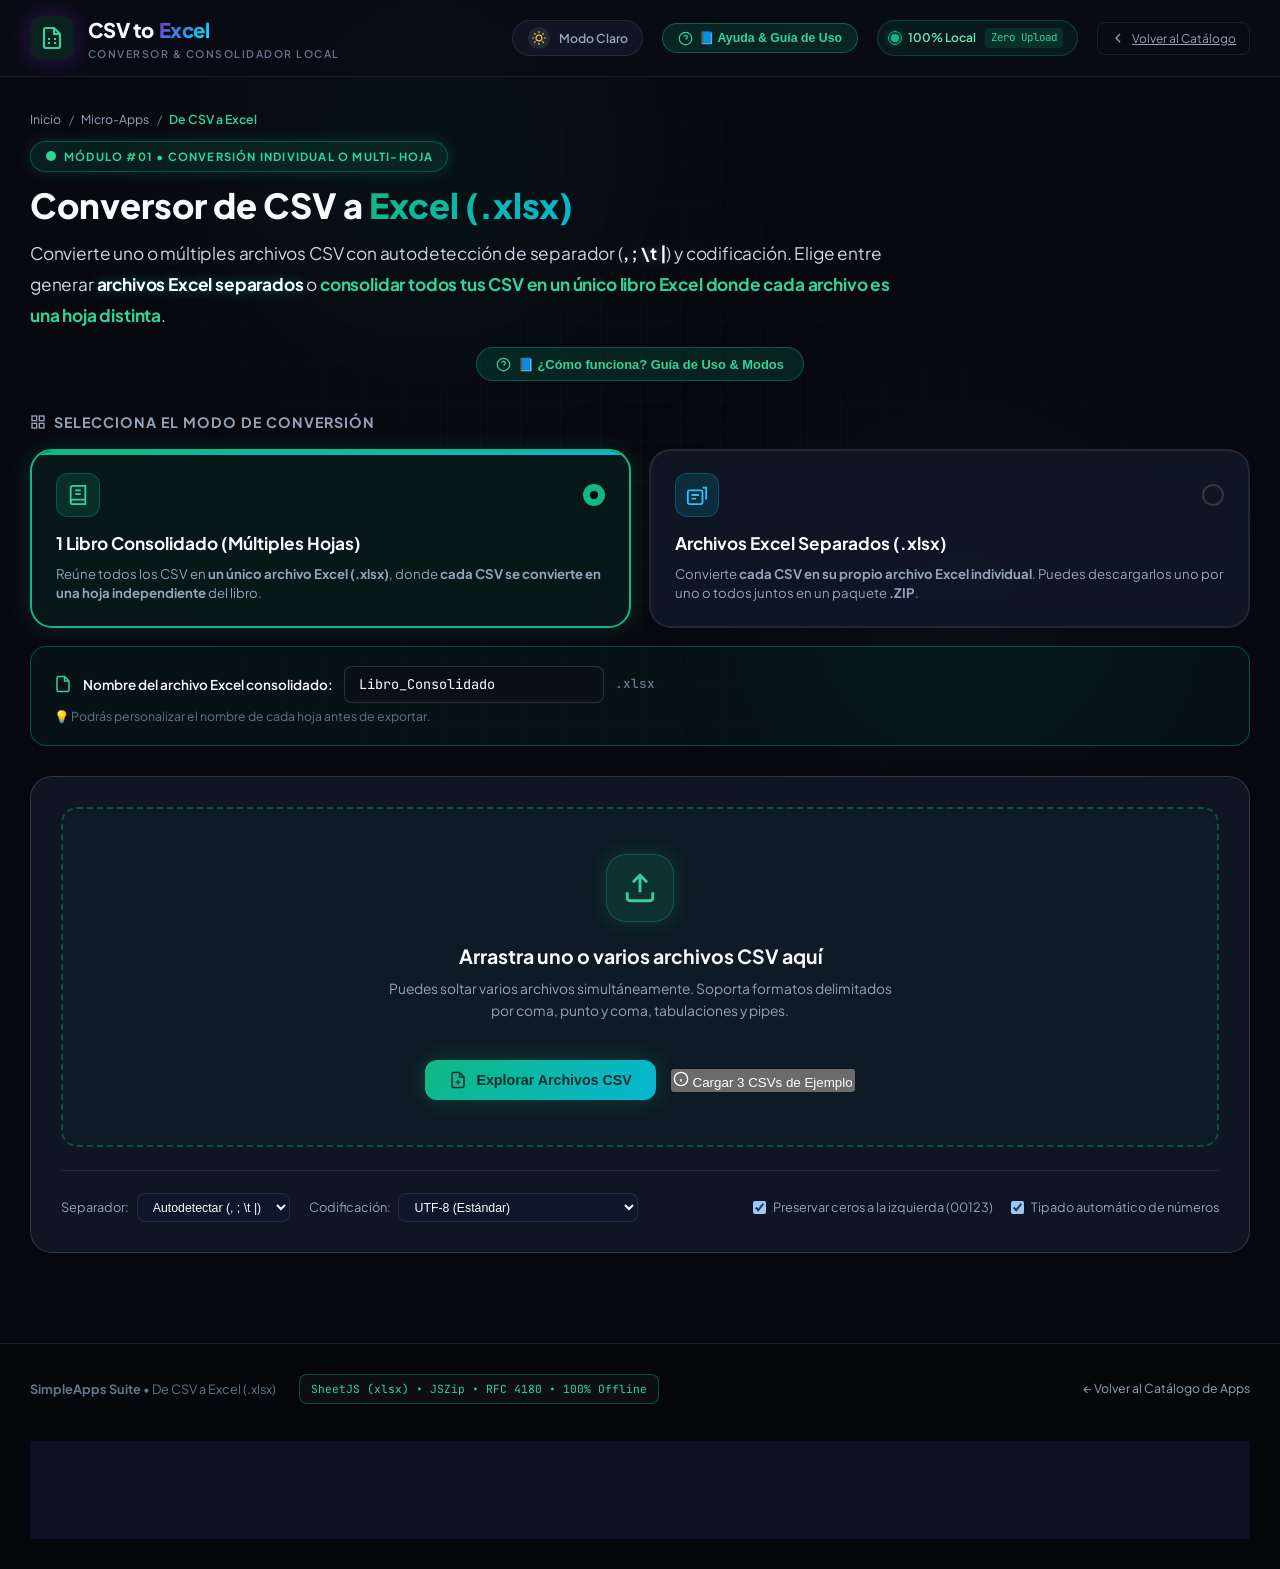
<file: apps/csv-to-excel/index.html>
<!DOCTYPE html>
<html lang="es">
<head>
    <meta charset="UTF-8">
    <meta name="viewport" content="width=device-width, initial-scale=1.0">
    <meta name="color-scheme" content="dark light">
    <title>De CSV a Excel (.xlsx) • SimpleApps</title>
    <meta name="description" content="Convierte uno o múltiples archivos CSV a Excel (.xlsx). Opción para generar un solo libro consolidado con múltiples hojas o archivos Excel separados. 100% local y seguro.">
    <meta http-equiv="Cache-Control" content="no-cache, no-store, must-revalidate">
    <meta http-equiv="Pragma" content="no-cache">
    <meta http-equiv="Expires" content="0">

    <!-- Motor de Tema (Claro / Oscuro) -->
    <script src="../../assets/js/theme.js"></script>

    <!-- Favicon -->
    <link rel="icon" type="image/svg+xml" href="../../assets/images/favicon.svg">
    <link rel="icon" type="image/png" sizes="32x32" href="../../assets/images/favicon.png">
    <link rel="shortcut icon" href="../../favicon.ico">

    <!-- Google Fonts -->
    <link rel="preconnect" href="https://fonts.googleapis.com">
    <link rel="preconnect" href="https://fonts.gstatic.com" crossorigin>
    <link href="https://fonts.googleapis.com/css2?family=Plus+Jakarta+Sans:wght@300;400;500;600;700;800&family=JetBrains+Mono:wght@400;500;600&display=swap" rel="stylesheet">

    <!-- Hojas de Estilo -->
    <link rel="stylesheet" href="../../assets/css/style.css?v=2.1">
    <link rel="stylesheet" href="style.css?v=2.1">
</head>
<body>

    <!-- Fondos de Iluminación Ambiental Aithm -->
    <div class="ambient-glow" aria-hidden="true">
        <div class="ambient-orb ambient-orb-1" style="background: radial-gradient(circle, rgba(16, 185, 129, 0.22) 0%, transparent 70%);"></div>
        <div class="ambient-orb ambient-orb-2" style="background: radial-gradient(circle, rgba(6, 182, 212, 0.18) 0%, transparent 70%);"></div>
    </div>
    <div class="bg-grid-pattern" aria-hidden="true"></div>

    <div class="app-wrapper">

        <!-- =================================================================
             1. HEADER HORIZONTAL
             ================================================================= -->
        <header class="top-header">
            <div class="header-inner">
                <!-- Marca / Logo -->
                <a href="../../index.html" class="brand-area" title="Volver al Catálogo">
                    <div class="brand-icon-box" style="border-color: rgba(16, 185, 129, 0.4); background: rgba(16, 185, 129, 0.12); color: var(--accent-emerald-light);">
                        <svg viewBox="0 0 24 24" fill="none" stroke="currentColor" stroke-width="2.2">
                            <path d="M14 2H6a2 2 0 0 0-2 2v16a2 2 0 0 0 2 2h12a2 2 0 0 0 2-2V8z"/>
                            <polyline points="14 2 14 8 20 8"/>
                            <path d="M8 13h2"/>
                            <path d="M8 17h2"/>
                            <path d="M14 13h2"/>
                            <path d="M14 17h2"/>
                        </svg>
                    </div>
                    <div class="brand-text-box">
                        <span class="brand-name">CSV to <span class="brand-highlight" style="color: var(--accent-emerald);">Excel</span></span>
                        <span class="brand-tagline">Conversor & Consolidador Local</span>
                    </div>
                </a>

                <!-- Acciones del Header -->
                <div class="header-actions">
                    <!-- Alternador de Tema -->
                    <button id="themeToggleBtn" class="theme-toggle-btn" aria-label="Cambiar tema" title="Alternar entre modo claro y modo oscuro">
                        <span class="theme-toggle-icon-wrap">
                            <svg class="icon-sun" viewBox="0 0 24 24" fill="none" stroke="currentColor" stroke-width="2" stroke-linecap="round" stroke-linejoin="round">
                                <circle cx="12" cy="12" r="5"></circle>
                                <line x1="12" y1="1" x2="12" y2="3"></line>
                                <line x1="12" y1="21" x2="12" y2="23"></line>
                                <line x1="4.22" y1="4.22" x2="5.64" y2="5.64"></line>
                                <line x1="18.36" y1="18.36" x2="19.78" y2="19.78"></line>
                                <line x1="1" y1="12" x2="3" y2="12"></line>
                                <line x1="21" y1="12" x2="23" y2="12"></line>
                                <line x1="4.22" y1="19.78" x2="5.64" y2="18.36"></line>
                                <line x1="18.36" y1="5.64" x2="19.78" y2="4.22"></line>
                            </svg>
                            <svg class="icon-moon" viewBox="0 0 24 24" fill="none" stroke="currentColor" stroke-width="2" stroke-linecap="round" stroke-linejoin="round">
                                <path d="M21 12.79A9 9 0 1 1 11.21 3 7 7 0 0 0 21 12.79z"></path>
                            </svg>
                        </span>
                        <span class="theme-toggle-label">Modo Claro</span>
                    </button>

                    <button type="button" class="btn-help-guide" id="btnOpenHelpModal" title="Manual Operativo y Guía de Uso del Módulo">
                        <svg width="15" height="15" viewBox="0 0 24 24" fill="none" stroke="currentColor" stroke-width="2"><circle cx="12" cy="12" r="10"/><path d="M9.09 9a3 3 0 0 1 5.83 1c0 2-3 3-3 3"/><line x1="12" y1="17" x2="12.01" y2="17"/></svg>
                        <span>📘 Ayuda & Guía de Uso</span>
                    </button>

                    <div class="server-status-pill" title="Modo Local: No se envía ningún dato. Modo Web: Archivos enviados cifrados únicamente para procesar la tarea (RGPD).">
                        <span class="status-dot" style="background: #10B981; box-shadow: 0 0 8px #10B981;"></span>
                        <span class="server-meta-tag">100% Local</span>
                        <span class="server-php-tag" style="background: rgba(16, 185, 129, 0.15); color: #34D399;">Zero Upload</span>
                    </div>

                    <a href="../../index.html" class="btn-subnav-ghost" title="Volver al Catálogo">
                        <svg width="16" height="16" viewBox="0 0 24 24" fill="none" stroke="currentColor" stroke-width="2"><polyline points="15 18 9 12 15 6"/></svg>
                        <span>Volver al Catálogo</span>
                    </a>
                </div>
            </div>
        </header>

        <!-- =================================================================
             2. CONTENIDO PRINCIPAL
             ================================================================= -->
        <main class="main-container">

            <!-- Breadcrumbs -->
            <div class="breadcrumb-row">
                <a href="../../index.html" class="footer-link">Inicio</a>
                <span class="breadcrumb-separator">/</span>
                <a href="../../index.html" class="footer-link">Micro-Apps</a>
                <span class="breadcrumb-separator">/</span>
                <span class="breadcrumb-item active" style="color: var(--accent-emerald-light);">De CSV a Excel</span>
            </div>

            <!-- Hero Banner -->
            <section class="csv-converter-hero">
                <div class="converter-tag-emerald">
                    <svg width="12" height="12" viewBox="0 0 24 24" fill="currentColor"><circle cx="12" cy="12" r="10"/></svg>
                    MÓDULO #01 • CONVERSIÓN INDIVIDUAL O MULTI-HOJA
                </div>
                <h1 class="hero-title-emerald">
                    Conversor de CSV a <span class="glow-text-emerald">Excel (.xlsx)</span>
                </h1>
                <p class="hero-description" style="max-width: 880px; margin-bottom: 0;">
                    Convierte uno o múltiples archivos CSV con autodetección de separador (<strong class="text-glow-white">, ; \t |</strong>) 
                    y codificación. Elige entre generar <strong class="text-glow-cyan">archivos Excel separados</strong> o 
                    <strong style="color: var(--accent-emerald-light);">consolidar todos tus CSV en un único libro Excel donde cada archivo es una hoja distinta</strong>.
                </p>

                <!-- Botón de Ayuda en Hero -->
                <div style="margin-top: 1.1rem; display: flex; align-items: center; justify-content: center;">
                    <button type="button" class="btn-help-hero" id="btnOpenHelpHero" title="Ver guía interactiva y modos de conversión">
                        <svg width="15" height="15" viewBox="0 0 24 24" fill="none" stroke="currentColor" stroke-width="2"><circle cx="12" cy="12" r="10"/><path d="M9.09 9a3 3 0 0 1 5.83 1c0 2-3 3-3 3"/><line x1="12" y1="17" x2="12.01" y2="17"/></svg>
                        <span>📘 ¿Cómo funciona? Guía de Uso & Modos</span>
                    </button>
                </div>
            </section>

            <!-- =================================================================
                 SELECTOR DE MODO DE CONVERSIÓN (CORE)
                 ================================================================= -->
            <section class="conversion-modes-section">
                <div class="modes-section-title">
                    <svg width="16" height="16" viewBox="0 0 24 24" fill="none" stroke="currentColor" stroke-width="2"><rect x="3" y="3" width="7" height="7"/><rect x="14" y="3" width="7" height="7"/><rect x="14" y="14" width="7" height="7"/><rect x="3" y="14" width="7" height="7"/></svg>
                    <span>Selecciona el Modo de Conversión</span>
                </div>

                <div class="modes-grid">
                    <!-- MODO A: CONSOLIDADO EN 1 LIBRO CON MÚLTIPLES HOJAS -->
                    <div class="mode-selection-card active" data-mode="consolidated">
                        <div class="mode-card-header">
                            <div class="mode-icon-box">
                                <svg width="22" height="22" viewBox="0 0 24 24" fill="none" stroke="currentColor" stroke-width="2">
                                    <path d="M4 19.5A2.5 2.5 0 0 1 6.5 17H20"/>
                                    <path d="M6.5 2H20v20H6.5A2.5 2.5 0 0 1 4 19.5v-15A2.5 2.5 0 0 1 6.5 2z"/>
                                    <line x1="9" y1="7" x2="15" y2="7"/>
                                    <line x1="9" y1="11" x2="15" y2="11"/>
                                </svg>
                            </div>
                            <div class="mode-radio-dot"></div>
                        </div>
                        <h3 class="mode-card-title">1 Libro Consolidado (Múltiples Hojas)</h3>
                        <p class="mode-card-desc">
                            Reúne todos los CSV en <strong>un único archivo Excel (.xlsx)</strong>, donde <strong>cada CSV se convierte en una hoja independiente</strong> del libro.
                        </p>
                    </div>

                    <!-- MODO B: ARCHIVOS EXCEL INDEPENDIENTES -->
                    <div class="mode-selection-card" data-mode="individual">
                        <div class="mode-card-header">
                            <div class="mode-icon-box" style="background: rgba(6, 182, 212, 0.15); border-color: rgba(6, 182, 212, 0.3); color: var(--accent-cyan-light);">
                                <svg width="22" height="22" viewBox="0 0 24 24" fill="none" stroke="currentColor" stroke-width="2">
                                    <rect x="2" y="7" width="16" height="15" rx="2"/>
                                    <polyline points="18 4 22 4 22 17"/>
                                    <line x1="6" y1="12" x2="14" y2="12"/>
                                    <line x1="6" y1="16" x2="11" y2="16"/>
                                </svg>
                            </div>
                            <div class="mode-radio-dot"></div>
                        </div>
                        <h3 class="mode-card-title">Archivos Excel Separados (.xlsx)</h3>
                        <p class="mode-card-desc">
                            Convierte <strong>cada CSV en su propio archivo Excel individual</strong>. Puedes descargarlos uno por uno o todos juntos en un paquete <strong>.ZIP</strong>.
                        </p>
                    </div>
                </div>

                <!-- Opciones Específicas para Modo Consolidado -->
                <div class="consolidated-options-box" id="consolidatedOptionsBox">
                    <label class="consolidated-filename-label">
                        <svg width="18" height="18" viewBox="0 0 24 24" fill="none" stroke="currentColor" stroke-width="2" style="color: var(--accent-emerald-light);"><path d="M14 2H6a2 2 0 0 0-2 2v16a2 2 0 0 0 2 2h12a2 2 0 0 0 2-2V8z"/><polyline points="14 2 14 8 20 8"/></svg>
                        <span>Nombre del archivo Excel consolidado:</span>
                        <input type="text" id="consolidatedFilenameInput" class="consolidated-filename-input" value="Libro_Consolidado" placeholder="Ej. Ventas_Consolidadas">
                        <span style="font-family: var(--font-mono); color: var(--text-muted); font-size: 0.85rem;">.xlsx</span>
                    </label>
                    <span style="font-size: 0.82rem; color: var(--text-muted);">
                        💡 Podrás personalizar el nombre de cada hoja antes de exportar.
                    </span>
                </div>
            </section>

            <!-- =================================================================
                 ZONA DE CARGA DE ARCHIVOS CSV (Drag & Drop)
                 ================================================================= -->
            <section class="upload-card-wrapper">
                <input type="file" id="fileInput" accept=".csv,.tsv,.txt" multiple style="display: none;">

                <div class="csv-dropzone" id="dropzone">
                    <div class="dropzone-icon-emerald">
                        <svg width="34" height="34" viewBox="0 0 24 24" fill="none" stroke="currentColor" stroke-width="2">
                            <path d="M21 15v4a2 2 0 0 1-2 2H5a2 2 0 0 1-2-2v-4"/>
                            <polyline points="17 8 12 3 7 8"/>
                            <line x1="12" y1="3" x2="12" y2="15"/>
                        </svg>
                    </div>
                    <h3 style="font-size: 1.3rem; font-weight: 700; margin-bottom: 0.4rem;">
                        Arrastra uno o varios archivos CSV aquí
                    </h3>
                    <p style="color: var(--text-secondary); font-size: 0.92rem; max-width: 520px; margin-bottom: 1.25rem;">
                        Puedes soltar varios archivos simultáneamente. Soporta formatos delimitados por coma, punto y coma, tabulaciones y pipes.
                    </p>

                    <div class="dropzone-buttons-row">
                        <button type="button" class="btn-emerald-primary" id="btnSelectFiles">
                            <svg width="18" height="18" viewBox="0 0 24 24" fill="none" stroke="currentColor" stroke-width="2"><path d="M14 2H6a2 2 0 0 0-2 2v16a2 2 0 0 0 2 2h12a2 2 0 0 0 2-2V8z"/><polyline points="14 2 14 8 20 8"/><line x1="12" y1="18" x2="12" y2="12"/><line x1="9" y1="15" x2="15" y2="15"/></svg>
                            <span>Explorar Archivos CSV</span>
                        </button>
                        <button type="button" class="btn-ghost-secondary" id="btnLoadSamples" title="Cargar 3 CSVs de prueba para ver el funcionamiento">
                            <svg width="16" height="16" viewBox="0 0 24 24" fill="none" stroke="currentColor" stroke-width="2"><circle cx="12" cy="12" r="10"/><path d="M12 16v-4"/><path d="M12 8h.01"/></svg>
                            <span>Cargar 3 CSVs de Ejemplo</span>
                        </button>
                    </div>
                </div>

                <!-- Barra de Opciones Avanzadas de Lectura -->
                <div class="parsing-options-bar">
                    <div class="opt-group-flex">
                        <div class="parsing-opt-item">
                            <span>Separador:</span>
                            <select id="optDelimiter" class="parsing-select">
                                <option value="auto">Autodetectar (, ; \t |)</option>
                                <option value=",">Coma (,)</option>
                                <option value=";">Punto y coma (;)</option>
                                <option value="\t">Tabulación (\t)</option>
                                <option value="|">Pipe (|)</option>
                            </select>
                        </div>
                        <div class="parsing-opt-item">
                            <span>Codificación:</span>
                            <select id="optEncoding" class="parsing-select">
                                <option value="auto">UTF-8 (Estándar)</option>
                                <option value="ISO-8859-1">Latin1 / ISO-8859-1 (Excel Antiguo)</option>
                                <option value="windows-1252">Windows-1252 (ANSI)</option>
                            </select>
                        </div>
                    </div>

                    <div class="opt-group-flex">
                        <label class="parsing-checkbox-label" title="Preservar ceros a la izquierda en códigos como 00123">
                            <input type="checkbox" id="optPreserveZeros" checked>
                            <span>Preservar ceros a la izquierda (00123)</span>
                        </label>
                        <label class="parsing-checkbox-label" title="Convertir valores numéricos a tipo número en Excel">
                            <input type="checkbox" id="optInferTypes" checked>
                            <span>Tipado automático de números</span>
                        </label>
                    </div>
                </div>
            </section>

            <!-- =================================================================
                 SECCIÓN DE ARCHIVOS CSV CARGADOS Y GESTIÓN DE HOJAS
                 ================================================================= -->
            <section class="files-section-card" id="filesSection" style="display: none;">
                <div class="files-section-header">
                    <div class="files-header-title">
                        <span>Archivos Preparados para Conversión</span>
                        <span class="files-count-badge" id="totalFilesCountBadge">0 CSVs</span>
                    </div>

                    <div style="display: flex; gap: 0.75rem;">
                        <button type="button" class="btn-ghost-secondary" id="btnAddMoreFiles">
                            <svg width="14" height="14" viewBox="0 0 24 24" fill="none" stroke="currentColor" stroke-width="2"><line x1="12" y1="5" x2="12" y2="19"/><line x1="5" y1="12" x2="19" y2="12"/></svg>
                            <span>Agregar más CSV</span>
                        </button>
                        <button type="button" class="btn-ghost-secondary" id="btnClearAllFiles">
                            <svg width="14" height="14" viewBox="0 0 24 24" fill="none" stroke="currentColor" stroke-width="2"><polyline points="3 6 5 6 21 6"/><path d="M19 6v14a2 2 0 0 1-2 2H7a2 2 0 0 1-2-2V6m3 0V4a2 2 0 0 1 2-2h4a2 2 0 0 1 2 2v2"/></svg>
                            <span>Vaciar lista</span>
                        </button>
                    </div>
                </div>

                <!-- Lista de Tarjetas de Archivos -->
                <div class="files-list-container" id="filesListContainer">
                    <!-- Se inyectan dinámicamente con app.js -->
                </div>

                <!-- Barra de Acciones Globales de Descarga -->
                <div class="global-action-bar" id="actionButtonsWrap" style="display: none;">
                    <!-- Botón para modo consolidado -->
                    <button type="button" class="btn-emerald-primary" id="btnExecuteConsolidated">
                        <svg width="18" height="18" viewBox="0 0 24 24" fill="none" stroke="currentColor" stroke-width="2"><path d="M21 15v4a2 2 0 0 1-2 2H5a2 2 0 0 1-2-2v-4"/><polyline points="7 10 12 15 17 10"/><line x1="12" y1="15" x2="12" y2="3"/></svg>
                        <span>Descargar Libro Consolidado (.xlsx)</span>
                    </button>

                    <!-- Botón para modo individual -->
                    <button type="button" class="btn-emerald-primary" id="btnDownloadZip" style="display: none;">
                        <svg width="18" height="18" viewBox="0 0 24 24" fill="none" stroke="currentColor" stroke-width="2"><path d="M21 15v4a2 2 0 0 1-2 2H5a2 2 0 0 1-2-2v-4"/><polyline points="7 10 12 15 17 10"/><line x1="12" y1="15" x2="12" y2="3"/></svg>
                        <span>Descargar Todos los Excel (.ZIP)</span>
                    </button>
                </div>
            </section>

        </main>

        <!-- =================================================================
             3. FOOTER
             ================================================================= -->
        <footer class="site-footer">
            <div class="footer-inner">
                <div class="footer-left">
                    <span><strong>SimpleApps Suite</strong> • De CSV a Excel (.xlsx)</span>
                    <span class="footer-badge-tech" style="border-color: rgba(16, 185, 129, 0.35); color: #34D399;">SheetJS (xlsx) • JSZip • RFC 4180 • 100% Offline</span>
                </div>
                <div class="footer-right">
                    <a href="../../index.html" class="footer-link">← Volver al Catálogo de Apps</a>
                </div>
                <div class="site-footer-privacy-note">
                    🔒 <strong>Aviso Legal de Privacidad y Tratamiento de Datos (RGPD/GDPR):</strong> En <span class="privacy-tag-local">Ejecución Local</span> (On-Premise / Localhost), el procesamiento es 100% en tu equipo y <strong>NO se envía ningún dato</strong> ni archivo al exterior. En la <span class="privacy-tag-web">Versión Web en Línea</span>, los archivos pueden ser transmitidos de forma segura y cifrada (HTTPS/TLS) únicamente con el fin exclusivo de finalizar la tarea técnica solicitada (Art. 5.1.b RGPD); se procesan de forma efímera en memoria volátil, sin almacenamiento persistente, sin copias de seguridad, sin compartirse con terceros ni utilizarse para entrenamiento de modelos, eliminándose inmediatamente al concluir el proceso.
                </div>
            </div>
        </footer>

    </div>

    <!-- =================================================================
         4. MODAL DE VISTA PREVIA DE DATOS (Spreadsheet Viewer)
         ================================================================= -->
    <div id="previewModal" class="preview-modal-overlay" role="dialog" aria-modal="true" aria-hidden="true">
        <div class="preview-modal-box">
            <div class="preview-modal-header">
                <div class="preview-modal-title-wrap">
                    <h3 id="modalSheetTitle">Vista Previa del Archivo CSV</h3>
                    <div class="preview-modal-stats" id="modalTableStats">0 filas • 0 columnas</div>
                </div>
                <button type="button" class="modal-close-btn" id="modalCloseBtn" aria-label="Cerrar vista previa">&times;</button>
            </div>

            <div class="preview-table-wrapper">
                <table class="preview-spreadsheet-table">
                    <thead id="modalTableHead"></thead>
                    <tbody id="modalTableBody"></tbody>
                </table>
            </div>

            <div class="preview-modal-footer">
                <span>Mostrando las primeras 25 filas para inspección rápida.</span>
                <button type="button" class="btn-ghost-secondary" onclick="document.getElementById('previewModal').classList.remove('open'); document.body.style.overflow='';">Cerrar</button>
            </div>
        </div>
    </div>

    <!-- =================================================================
         MODAL DE AYUDA Y GUÍA DE USO (CSV TO EXCEL)
         ================================================================= -->
    <div class="modal-overlay" id="helpModal" role="dialog" aria-modal="true" aria-labelledby="helpModalTitle">
        <div class="modal-window help-modal-window">
            <div class="modal-header">
                <div class="modal-title-wrap">
                    <div class="modal-icon-badge" style="background: rgba(16, 185, 129, 0.15); color: #10B981; border: 1px solid rgba(16, 185, 129, 0.3);">
                        <svg width="20" height="20" viewBox="0 0 24 24" fill="none" stroke="currentColor" stroke-width="2"><circle cx="12" cy="12" r="10"/><path d="M9.09 9a3 3 0 0 1 5.83 1c0 2-3 3-3 3"/><line x1="12" y1="17" x2="12.01" y2="17"/></svg>
                    </div>
                    <div>
                        <h2 class="modal-title" id="helpModalTitle">Manual Operativo & Guía de Uso</h2>
                        <p class="modal-subtitle">Conversor de CSV a Excel (.xlsx) • SimpleApps Suite</p>
                    </div>
                </div>
                <button type="button" class="modal-close-btn" id="btnCloseHelpModal" aria-label="Cerrar ayuda">&times;</button>
            </div>

            <!-- Navegación de Pestañas de Ayuda -->
            <div class="help-tabs-nav">
                <button type="button" class="help-tab-btn active" data-tab="tabCsvOverview">
                    <span>🌟 Visión General</span>
                </button>
                <button type="button" class="help-tab-btn" data-tab="tabCsvModes">
                    <span>📑 Modos de Conversión</span>
                </button>
                <button type="button" class="help-tab-btn" data-tab="tabCsvDelimiters">
                    <span>🔍 Separadores & Encodings</span>
                </button>
                <button type="button" class="help-tab-btn" data-tab="tabCsvFormatting">
                    <span>⚙️ Tipado & Ceros</span>
                </button>
                <button type="button" class="help-tab-btn" data-tab="tabCsvPrivacy">
                    <span>🛡️ Privacidad & Seguridad</span>
                </button>
            </div>

            <!-- Contenido de las Pestañas -->
            <div class="modal-body help-modal-body">
                <!-- Pestaña 1: Visión General -->
                <div class="help-tab-content active" id="tabCsvOverview">
                    <div class="help-section-card">
                        <h3>🎯 ¿Qué hace este módulo?</h3>
                        <p>Convierte uno o múltiples archivos de texto delimitado (<strong>CSV, TSV, TXT, PSV</strong>) en libros de cálculo modernos en formato <strong>Excel nativo (.xlsx)</strong> de alta fidelidad, listos para abrir en Microsoft Excel, LibreOffice Calc o Google Sheets sin advertencias de corrupción ni desalineación de columnas.</p>
                    </div>

                    <div class="help-section-card">
                        <h3>⚡ Flujo de Trabajo en 3 Pasos</h3>
                        <div class="help-grid-3">
                            <div class="help-item-box">
                                <strong>1. Cargar Archivos</strong>
                                <p>Arrastra tus archivos CSV a la zona de dropzone o pulsa "Seleccionar Archivos". Soporta carga masiva simultánea.</p>
                            </div>
                            <div class="help-item-box">
                                <strong>2. Elegir el Modo</strong>
                                <p>Selecciona si deseas unificar todos los CSV en un <strong>único libro multi-hoja</strong> o exportar <strong>archivos independientes</strong>.</p>
                            </div>
                            <div class="help-item-box">
                                <strong>3. Descargar</strong>
                                <p>Genera y descarga el archivo <code>.xlsx</code> o el paquete comprimido <code>.zip</code> con un solo clic.</p>
                            </div>
                        </div>
                    </div>
                </div>

                <!-- Pestaña 2: Modos de Conversión -->
                <div class="help-tab-content" id="tabCsvModes" style="display:none;">
                    <div class="help-section-card">
                        <h3>📑 1 Libro Consolidado (Múltiples Hojas)</h3>
                        <p>Ideal cuando tienes reportes mensuales, sucursales o tablas fragmentadas con el mismo contexto:</p>
                        <ul class="help-list">
                            <li>Reúne todos los CSV subidos dentro de un único archivo <code>.xlsx</code>.</li>
                            <li>Cada CSV se transforma en una pestaña u hoja de cálculo individual.</li>
                            <li>El nombre de cada hoja se toma del archivo CSV original (limpiado de caracteres prohibidos por Excel como <code>: \ / ? * [ ]</code> y limitado a 31 caracteres).</li>
                            <li>Puedes personalizar el nombre del libro resultante antes de generar.</li>
                        </ul>
                    </div>

                    <div class="help-section-card">
                        <h3>📁 Archivos Excel Separados (Conversión 1 a 1)</h3>
                        <p>Convierte cada CSV en su propio archivo <code>.xlsx</code> individual con la misma estructura y nombre base. Permite descargar cada archivo por separado o descargar todos juntos en un paquete <code>.zip</code> con un solo clic.</p>
                    </div>
                </div>

                <!-- Pestaña 3: Separadores & Encodings -->
                <div class="help-tab-content" id="tabCsvDelimiters" style="display:none;">
                    <div class="help-section-card">
                        <h3>🔍 Detección Inteligente de Separadores</h3>
                        <p>El motor analiza las primeras líneas de cada CSV y calcula la frecuencia y consistencia estadística de separadores habituales:</p>
                        <table class="help-table">
                            <thead>
                                <tr>
                                    <th>Delimitador</th>
                                    <th>Símbolo</th>
                                    <th>Casos de Uso Típicos</th>
                                </tr>
                            </thead>
                            <tbody>
                                <tr>
                                    <td><strong>Coma</strong></td>
                                    <td><code>,</code></td>
                                    <td>Estándar internacional (EE.UU., UK, bases de datos SQL).</td>
                                </tr>
                                <tr>
                                    <td><strong>Punto y coma</strong></td>
                                    <td><code>;</code></td>
                                    <td>Estándar regional España/Latinoamérica (donde la coma es decimal).</td>
                                </tr>
                                <tr>
                                    <td><strong>Tabulación</strong></td>
                                    <td><code>\t</code></td>
                                    <td>Archivos TSV, portapapeles de Excel y logs de sistemas.</td>
                                </tr>
                                <tr>
                                    <td><strong>Pipe</strong></td>
                                    <td><code>|</code></td>
                                    <td>Data warehouses, SAP, volcados Unix y sistemas bancarios.</td>
                                </tr>
                            </tbody>
                        </table>
                    </div>

                    <div class="help-section-card">
                        <h3>🔤 Codificación de Caracteres</h3>
                        <p>Soporta tanto <strong>UTF-8</strong> (con o sin BOM) para caracteres especiales (tildes, eñes, símbolos) como <strong>ISO-8859-1 (Latin-1 / Windows-1252)</strong> para exportaciones legadas de ERPs antiguos.</p>
                    </div>
                </div>

                <!-- Pestaña 4: Tipado & Ceros -->
                <div class="help-tab-content" id="tabCsvFormatting" style="display:none;">
                    <div class="help-section-card">
                        <h3>🔢 Preservar Ceros a la Izquierda</h3>
                        <p>Uno de los problemas más comunes al importar CSVs en Excel es que códigos postales, documentos de identidad (DNI/CUIT) o SKUs como <code>001245</code> pierden los ceros iniciales y se transforman en <code>1245</code>.</p>
                        <p>Con la opción <strong>Preservar ceros a la izquierda</strong> activa, el motor detecta cadenas numéricas con ceros precedentes y las formatea como texto forzado en la celda de Excel para garantizar su integridad exacta.</p>
                    </div>

                    <div class="help-section-card">
                        <h3>📊 Detección de Números y Fechas</h3>
                        <p>Detecta automáticamente números con punto o coma decimal, notación científica y formatos de fecha ISO (<code>YYYY-MM-DD</code>) para asignar los tipos de celda nativos correspondientes de Excel.</p>
                    </div>
                </div>

                <!-- Pestaña 5: Privacidad -->
                <div class="help-tab-content" id="tabCsvPrivacy" style="display:none;">
                    <div class="help-section-card">
                        <h3>🛡️ Política de Privacidad, Tratamiento de Datos y Cumplimiento Legal (RGPD)</h3>
                        <p>Para garantizar total transparencia y dar cumplimiento estricto al <strong>Reglamento General de Protección de Datos (RGPD / GDPR - Reglamento UE 2016/679)</strong> y normativas internacionales de privacidad, informamos sobre el tratamiento de datos y archivos según el entorno de ejecución:</p>
                        <div class="help-grid-2" style="margin-top: 1rem;">
                            <div class="help-item-box" style="border-left: 3px solid #10B981;">
                                <strong style="color: #34D399;">💻 Ejecución Local (On-Premise / Localhost)</strong>
                                <p><strong>Cero Envío de Datos (100% Offline):</strong> Si ejecutas esta herramienta en tu entorno local (localhost, red interna de empresa o equipo personal), <strong>NO se envía ningún dato, archivo ni telemetría</strong> a servidores externos. Todo el procesamiento de tus archivos CSV y hojas Excel se ejecuta íntegramente en la memoria RAM de tu navegador. Ningún byte abandona tu dispositivo.</p>
                            </div>
                            <div class="help-item-box" style="border-left: 3px solid #38BDF8;">
                                <strong style="color: #38BDF8;">🌐 Versión Web en Línea (Online / Cloud)</strong>
                                <p><strong>Uso Exclusivo para la Tarea Solicitada (Art. 5.1.b RGPD):</strong> En la versión web alojada en línea, los archivos necesarios para la conversión son transmitidos mediante túnel seguro y cifrado (HTTPS/TLS). Dichos datos <strong>se procesan ÚNICAMENTE para ejecutar y finalizar la tarea técnica solicitada</strong>.</p>
                                <p style="margin-top: 0.5rem;"><strong>Sin Persistencia ni Cesión:</strong> Los archivos se tratan de forma estrictamente efímera en memoria volátil. <strong>NO se almacenan de forma permanente, NO se realizan copias de seguridad de sus contenidos, NO se comparten con terceros ni se utilizan para minería de datos ni entrenamiento de modelos de IA</strong>, eliminándose automáticamente una vez descargado el resultado o cerrada la sesión.</p>
                            </div>
                        </div>
                    </div>
                </div>
            </div>

            <!-- Footer del Modal -->
            <div class="modal-footer" style="padding: 1rem 1.5rem; border-top: 1px solid rgba(255, 255, 255, 0.08); display: flex; justify-content: flex-end; background: rgba(11, 15, 25, 0.6);">
                <button type="button" class="btn-primary-action" id="btnDismissHelp" style="padding: 0.5rem 1.25rem; font-size: 0.88rem; background: var(--accent-emerald); border-radius: var(--radius-md); color: #FFFFFF; font-weight: 600; border: none; cursor: pointer;">
                    Entendido, Cerrar Ayuda
                </button>
            </div>
        </div>
    </div>

    <!-- Contenedor para Notificaciones Toast -->
    <div id="toastContainer" class="toast-container" aria-live="polite"></div>

    <!-- Librerías 100% Locales -->
    <script src="libs/xlsx.full.min.js"></script>
    <script src="libs/jszip.min.js"></script>

    <!-- Scripts de la Aplicación -->
    <script src="converter.js"></script>
    <script src="app.js"></script>
</body>
</html>
</file>
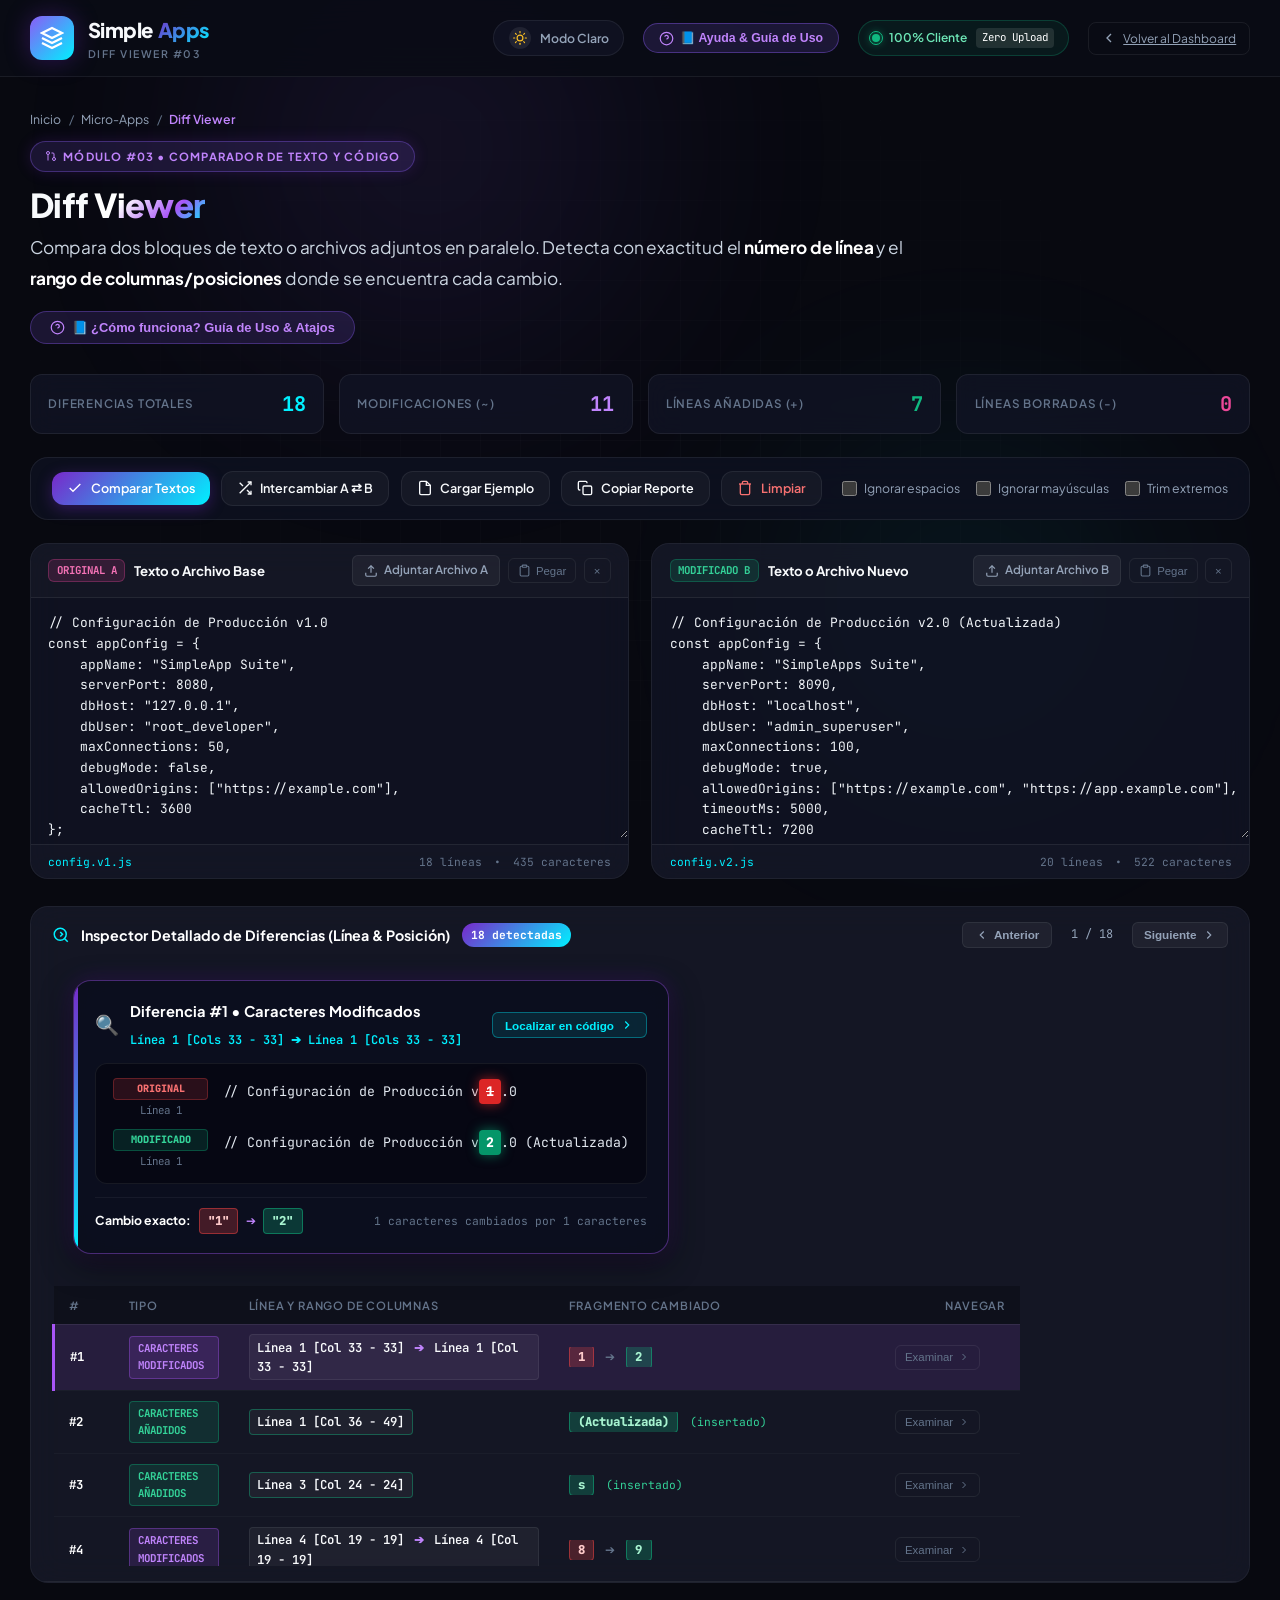
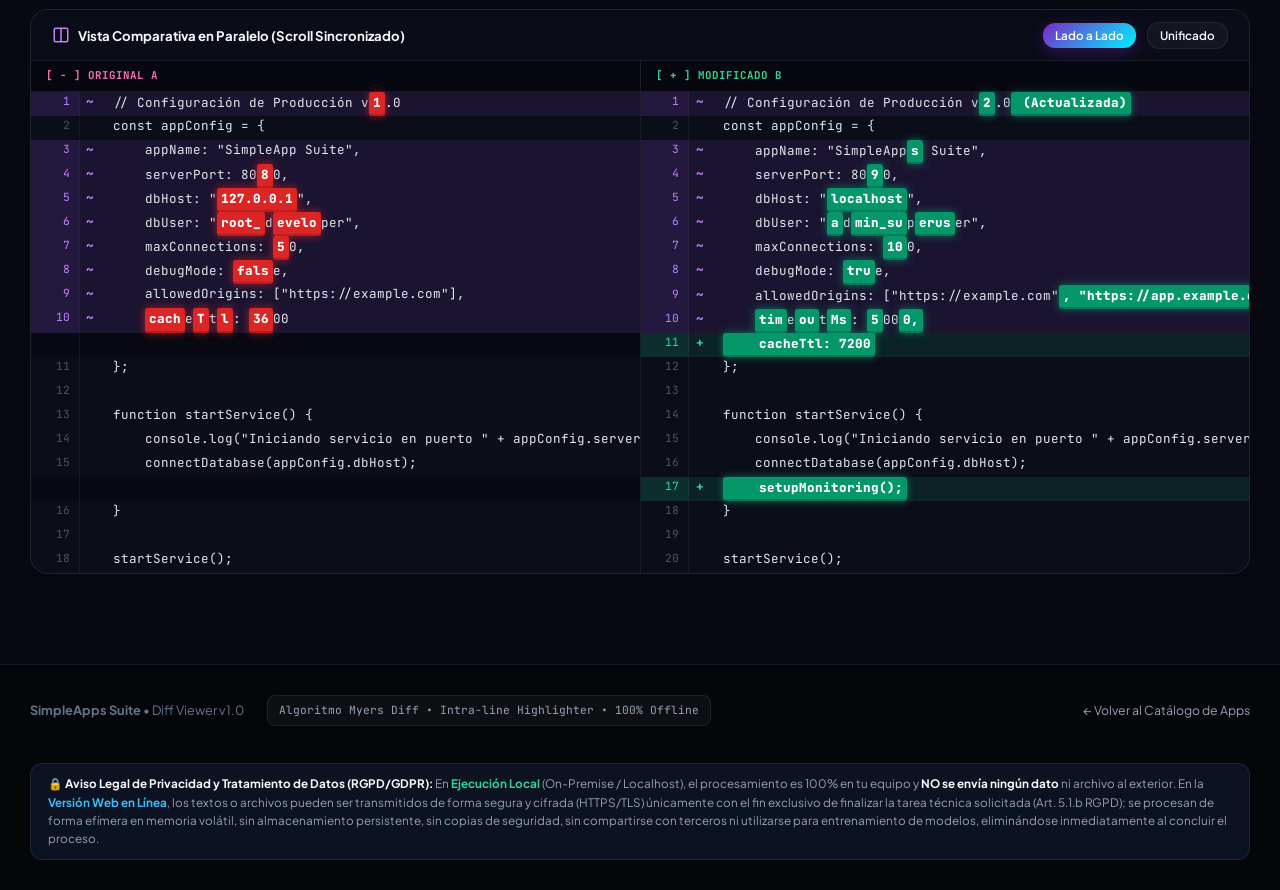
<file: apps/diff-viewer/index.html>
<!DOCTYPE html>
<html lang="es">

<head>
    <meta charset="UTF-8">
    <meta name="viewport" content="width=device-width, initial-scale=1.0">
    <meta name="color-scheme" content="dark light">
    <title>Diff Viewer • Comparador de Texto y Código • SimpleApps</title>
    <meta name="description"
        content="Comparador de texto y archivos con detección precisa de diferencias por línea y posición de caracteres. Vista Side-by-Side y Unificada.">

    <!-- Motor de Tema (Claro / Oscuro) -->
    <script src="../../assets/js/theme.js"></script>

    <!-- Favicon -->
    <link rel="icon" type="image/svg+xml" href="../../assets/images/favicon.svg">
    <link rel="icon" type="image/png" sizes="32x32" href="../../assets/images/favicon.png">
    <link rel="shortcut icon" href="../../favicon.ico">

    <!-- Google Fonts -->
    <link rel="preconnect" href="https://fonts.googleapis.com">
    <link rel="preconnect" href="https://fonts.gstatic.com" crossorigin>
    <link
        href="https://fonts.googleapis.com/css2?family=Plus+Jakarta+Sans:wght@300;400;500;600;700;800&family=JetBrains+Mono:wght@400;500;600;700&display=swap"
        rel="stylesheet">

    <!-- Estilos Base y Específicos -->
    <link rel="stylesheet" href="../../assets/css/style.css?v=2.1">
    <link rel="stylesheet" href="style.css?v=2.1">
</head>

<body>

    <!-- Luces Ambientales Aithm AI -->
    <div class="ambient-glow" aria-hidden="true">
        <div class="ambient-orb ambient-orb-1"
            style="background: radial-gradient(circle, rgba(139, 92, 246, 0.35) 0%, transparent 70%);"></div>
        <div class="ambient-orb ambient-orb-2"
            style="background: radial-gradient(circle, rgba(0, 240, 255, 0.25) 0%, transparent 70%);"></div>
    </div>
    <div class="bg-grid-pattern" aria-hidden="true"></div>

    <div class="app-wrapper">

        <!-- =================================================================
             1. HEADER HORIZONTAL
             ================================================================= -->
        <header class="top-header">
            <div class="header-inner">
                <a href="../../index.html" class="brand-area" title="Volver al Catálogo">
                    <div class="brand-icon-box" style="background: linear-gradient(135deg, #8B5CF6 0%, #00F0FF 100%);">
                        <svg viewBox="0 0 24 24" fill="none" stroke="currentColor" stroke-width="2.2">
                            <polygon points="12 2 2 7 12 12 22 7 12 2" />
                            <polyline points="2 17 12 22 22 17" />
                            <polyline points="2 12 12 17 22 12" />
                        </svg>
                    </div>
                    <div class="brand-text-box">
                        <span class="brand-name">Simple<span class="brand-highlight">Apps</span></span>
                        <span class="brand-tagline">Diff Viewer #03</span>
                    </div>
                </a>

                <div class="header-actions">
                    <!-- Alternador de Tema -->
                    <button id="themeToggleBtn" class="theme-toggle-btn" aria-label="Cambiar tema" title="Alternar entre modo claro y modo oscuro">
                        <span class="theme-toggle-icon-wrap">
                            <svg class="icon-sun" viewBox="0 0 24 24" fill="none" stroke="currentColor" stroke-width="2" stroke-linecap="round" stroke-linejoin="round">
                                <circle cx="12" cy="12" r="5"></circle>
                                <line x1="12" y1="1" x2="12" y2="3"></line>
                                <line x1="12" y1="21" x2="12" y2="23"></line>
                                <line x1="4.22" y1="4.22" x2="5.64" y2="5.64"></line>
                                <line x1="18.36" y1="18.36" x2="19.78" y2="19.78"></line>
                                <line x1="1" y1="12" x2="3" y2="12"></line>
                                <line x1="21" y1="12" x2="23" y2="12"></line>
                                <line x1="4.22" y1="19.78" x2="5.64" y2="18.36"></line>
                                <line x1="18.36" y1="5.64" x2="19.78" y2="4.22"></line>
                            </svg>
                            <svg class="icon-moon" viewBox="0 0 24 24" fill="none" stroke="currentColor" stroke-width="2" stroke-linecap="round" stroke-linejoin="round">
                                <path d="M21 12.79A9 9 0 1 1 11.21 3 7 7 0 0 0 21 12.79z"></path>
                            </svg>
                        </span>
                        <span class="theme-toggle-label">Modo Claro</span>
                    </button>

                    <button type="button" class="btn-help-guide" id="btnOpenHelpModal" title="Manual Operativo y Guía de Uso del Módulo">
                        <svg width="15" height="15" viewBox="0 0 24 24" fill="none" stroke="currentColor" stroke-width="2"><circle cx="12" cy="12" r="10"/><path d="M9.09 9a3 3 0 0 1 5.83 1c0 2-3 3-3 3"/><line x1="12" y1="17" x2="12.01" y2="17"/></svg>
                        <span>📘 Ayuda & Guía de Uso</span>
                    </button>

                    <div class="server-status-pill" title="Modo Local: No se envía ningún dato. Modo Web: Archivos enviados cifrados únicamente para procesar la tarea (RGPD).">
                        <span class="status-dot"></span>
                        <span class="server-meta-tag">100% Cliente</span>
                        <span class="server-php-tag">Zero Upload</span>
                    </div>

                    <a href="../../index.html" class="btn-subnav-ghost">
                        <svg width="16" height="16" viewBox="0 0 24 24" fill="none" stroke="currentColor"
                            stroke-width="2">
                            <polyline points="15 18 9 12 15 6" />
                        </svg>
                        <span>Volver al Dashboard</span>
                    </a>
                </div>
            </div>
        </header>

        <!-- =================================================================
             2. CONTENIDO PRINCIPAL
             ================================================================= -->
        <main class="main-container">

            <!-- Migas de Pan -->
            <div class="breadcrumb-row">
                <a href="../../index.html" class="footer-link">Inicio</a>
                <span class="breadcrumb-separator">/</span>
                <a href="../../index.html" class="footer-link">Micro-Apps</a>
                <span class="breadcrumb-separator">/</span>
                <span class="breadcrumb-item active">Diff Viewer</span>
            </div>

            <!-- Título y Encabezado de la Herramienta -->
            <div style="margin-bottom: 2rem;">
                <div class="hero-tag"
                    style="background: rgba(139, 92, 246, 0.15); border-color: rgba(139, 92, 246, 0.35); color: #C084FC;">
                    <svg width="12" height="12" viewBox="0 0 24 24" fill="none" stroke="currentColor" stroke-width="2">
                        <circle cx="18" cy="18" r="3" />
                        <circle cx="6" cy="6" r="3" />
                        <path d="M13 6h3a2 2 0 0 1 2 2v7" />
                        <path d="M6 9v12" />
                    </svg>
                    Módulo #03 • Comparador de Texto y Código
                </div>
                <h1 class="hero-title" style="font-size: 2.2rem; margin-bottom: 0.5rem;">
                    Diff <span class="glow-text">Viewer</span>
                </h1>
                <p class="hero-description" style="max-width: 900px; margin-bottom: 0;">
                    Compara dos bloques de texto o archivos adjuntos en paralelo. Detecta con exactitud el
                    <strong>número de línea</strong> y el <strong>rango de columnas/posiciones</strong> donde se
                    encuentra cada cambio.
                </p>

                <!-- Botón de Ayuda en Hero -->
                <div style="margin-top: 1.1rem; display: flex; align-items: center; justify-content: flex-start;">
                    <button type="button" class="btn-help-hero" id="btnOpenHelpHero" title="Ver guía interactiva y modos de comparación">
                        <svg width="15" height="15" viewBox="0 0 24 24" fill="none" stroke="currentColor" stroke-width="2"><circle cx="12" cy="12" r="10"/><path d="M9.09 9a3 3 0 0 1 5.83 1c0 2-3 3-3 3"/><line x1="12" y1="17" x2="12.01" y2="17"/></svg>
                        <span>📘 ¿Cómo funciona? Guía de Uso & Atajos</span>
                    </button>
                </div>
            </div>

            <!-- Ribbon de Métricas Rápidas -->
            <div class="diff-stats-ribbon">
                <div class="stat-pill-box diffs">
                    <span class="stat-pill-title">Diferencias Totales</span>
                    <span class="stat-pill-count" id="statTotalDiffs">0</span>
                </div>
                <div class="stat-pill-box mods">
                    <span class="stat-pill-title">Modificaciones (~)</span>
                    <span class="stat-pill-count" id="statModifications">0</span>
                </div>
                <div class="stat-pill-box adds">
                    <span class="stat-pill-title">Líneas Añadidas (+)</span>
                    <span class="stat-pill-count" id="statAdditions">0</span>
                </div>
                <div class="stat-pill-box dels">
                    <span class="stat-pill-title">Líneas Borradas (-)</span>
                    <span class="stat-pill-count" id="statDeletions">0</span>
                </div>
            </div>

            <!-- Toolbar de Controles y Opciones -->
            <div class="diff-toolbar">
                <div class="diff-toolbar-group">
                    <button id="btnCompare" class="btn-diff-action btn-diff-primary">
                        <svg viewBox="0 0 24 24" fill="none" stroke="currentColor" stroke-width="2">
                            <polyline points="20 6 9 17 4 12" />
                        </svg>
                        <span>Comparar Textos</span>
                    </button>
                    <button id="btnSwap" class="btn-diff-action" title="Intercambiar Texto A con Texto B">
                        <svg viewBox="0 0 24 24" fill="none" stroke="currentColor" stroke-width="2">
                            <polyline points="16 3 21 3 21 8" />
                            <line x1="4" y1="20" x2="21" y2="3" />
                            <polyline points="21 16 21 21 16 21" />
                            <line x1="15" y1="15" x2="21" y2="21" />
                            <line x1="4" y1="4" x2="9" y2="9" />
                        </svg>
                        <span>Intercambiar A ⇄ B</span>
                    </button>
                    <button id="btnSample" class="btn-diff-action" title="Cargar texto de prueba">
                        <svg viewBox="0 0 24 24" fill="none" stroke="currentColor" stroke-width="2">
                            <path d="M14 2H6a2 2 0 0 0-2 2v16a2 2 0 0 0 2 2h12a2 2 0 0 0 2-2V8z" />
                            <polyline points="14 2 14 8 20 8" />
                        </svg>
                        <span>Cargar Ejemplo</span>
                    </button>
                    <button id="btnCopyPatch" class="btn-diff-action"
                        title="Copiar reporte detallado con líneas y posiciones">
                        <svg viewBox="0 0 24 24" fill="none" stroke="currentColor" stroke-width="2">
                            <rect x="9" y="9" width="13" height="13" rx="2" ry="2" />
                            <path d="M5 15H4a2 2 0 0 1-2-2V4a2 2 0 0 1 2-2h9a2 2 0 0 1 2 2v1" />
                        </svg>
                        <span>Copiar Reporte</span>
                    </button>
                    <button id="btnClear" class="btn-diff-action" style="color: #F87171;" title="Limpiar ambas cajas">
                        <svg viewBox="0 0 24 24" fill="none" stroke="currentColor" stroke-width="2">
                            <polyline points="3 6 5 6 21 6" />
                            <path d="M19 6v14a2 2 0 0 1-2 2H7a2 2 0 0 1-2-2V6m3 0V4a2 2 0 0 1 2-2h4a2 2 0 0 1 2 2v2" />
                        </svg>
                        <span>Limpiar</span>
                    </button>
                </div>

                <div class="diff-options-wrap">
                    <label class="diff-checkbox-label">
                        <input type="checkbox" id="optWhitespace">
                        <span>Ignorar espacios</span>
                    </label>
                    <label class="diff-checkbox-label">
                        <input type="checkbox" id="optCase">
                        <span>Ignorar mayúsculas</span>
                    </label>
                    <label class="diff-checkbox-label">
                        <input type="checkbox" id="optTrim">
                        <span>Trim extremos</span>
                    </label>
                </div>
            </div>

            <!-- =============================================================
                 3. LAS 2 CAJAS DE TEXTO Y ADJUNTO DE ARCHIVOS
                 ============================================================= -->
            <div class="diff-inputs-grid">

                <!-- Caja A: Texto Original -->
                <div class="diff-box-card">
                    <div class="diff-box-header">
                        <div class="diff-box-title">
                            <span class="diff-badge-orig">ORIGINAL A</span>
                            <span>Texto o Archivo Base</span>
                        </div>
                        <div class="diff-box-actions">
                            <label class="btn-file-upload" title="Subir archivo de texto o código">
                                <svg width="14" height="14" viewBox="0 0 24 24" fill="none" stroke="currentColor"
                                    stroke-width="2">
                                    <path d="M21 15v4a2 2 0 0 1-2 2H5a2 2 0 0 1-2-2v-4" />
                                    <polyline points="17 8 12 3 7 8" />
                                    <line x1="12" y1="3" x2="12" y2="15" />
                                </svg>
                                <span>Adjuntar Archivo A</span>
                                <input type="file" id="fileInputA"
                                    accept=".txt,.js,.ts,.py,.php,.json,.csv,.sql,.html,.css,.xml,.md,.yml,.yaml,.c,.cpp">
                            </label>
                            <button class="btn-mini-action btn-paste-clipboard" data-target="A"
                                title="Pegar del portapapeles">
                                <svg width="13" height="13" viewBox="0 0 24 24" fill="none" stroke="currentColor"
                                    stroke-width="2">
                                    <path
                                        d="M16 4h2a2 2 0 0 1 2 2v14a2 2 0 0 1-2 2H6a2 2 0 0 1-2-2V6a2 2 0 0 1 2-2h2" />
                                    <rect x="8" y="2" width="8" height="4" rx="1" ry="1" />
                                </svg>
                                <span>Pegar</span>
                            </button>
                            <button class="btn-mini-action btn-clear-box" data-target="A"
                                title="Limpiar caja A">&times;</button>
                        </div>
                    </div>

                    <div class="diff-textarea-wrap">
                        <textarea id="textareaA" class="diff-textarea"
                            placeholder="Pega el texto original aquí o arrastra un archivo..."></textarea>
                        <div id="dropzoneA" class="dropzone-overlay">
                            <svg viewBox="0 0 24 24" fill="none" stroke="currentColor" stroke-width="2">
                                <path d="M21 15v4a2 2 0 0 1-2 2H5a2 2 0 0 1-2-2v-4" />
                                <polyline points="17 8 12 3 7 8" />
                                <line x1="12" y1="3" x2="12" y2="15" />
                            </svg>
                            <span class="dropzone-text">Suelta el Archivo A aquí</span>
                        </div>
                    </div>

                    <div class="diff-box-footer">
                        <span class="file-name-pill" id="fileNameA">Sin archivo</span>
                        <div style="display: flex; gap: 0.8rem;">
                            <span id="lineCountA">0 líneas</span>
                            <span>•</span>
                            <span id="charCountA">0 caracteres</span>
                        </div>
                    </div>
                </div>

                <!-- Caja B: Texto Modificado -->
                <div class="diff-box-card">
                    <div class="diff-box-header">
                        <div class="diff-box-title">
                            <span class="diff-badge-mod">MODIFICADO B</span>
                            <span>Texto o Archivo Nuevo</span>
                        </div>
                        <div class="diff-box-actions">
                            <label class="btn-file-upload" title="Subir archivo de texto o código">
                                <svg width="14" height="14" viewBox="0 0 24 24" fill="none" stroke="currentColor"
                                    stroke-width="2">
                                    <path d="M21 15v4a2 2 0 0 1-2 2H5a2 2 0 0 1-2-2v-4" />
                                    <polyline points="17 8 12 3 7 8" />
                                    <line x1="12" y1="3" x2="12" y2="15" />
                                </svg>
                                <span>Adjuntar Archivo B</span>
                                <input type="file" id="fileInputB"
                                    accept=".txt,.js,.ts,.py,.php,.json,.csv,.sql,.html,.css,.xml,.md,.yml,.yaml,.c,.cpp">
                            </label>
                            <button class="btn-mini-action btn-paste-clipboard" data-target="B"
                                title="Pegar del portapapeles">
                                <svg width="13" height="13" viewBox="0 0 24 24" fill="none" stroke="currentColor"
                                    stroke-width="2">
                                    <path
                                        d="M16 4h2a2 2 0 0 1 2 2v14a2 2 0 0 1-2 2H6a2 2 0 0 1-2-2V6a2 2 0 0 1 2-2h2" />
                                    <rect x="8" y="2" width="8" height="4" rx="1" ry="1" />
                                </svg>
                                <span>Pegar</span>
                            </button>
                            <button class="btn-mini-action btn-clear-box" data-target="B"
                                title="Limpiar caja B">&times;</button>
                        </div>
                    </div>

                    <div class="diff-textarea-wrap">
                        <textarea id="textareaB" class="diff-textarea"
                            placeholder="Pega el texto modificado aquí o arrastra un archivo..."></textarea>
                        <div id="dropzoneB" class="dropzone-overlay">
                            <svg viewBox="0 0 24 24" fill="none" stroke="currentColor" stroke-width="2">
                                <path d="M21 15v4a2 2 0 0 1-2 2H5a2 2 0 0 1-2-2v-4" />
                                <polyline points="17 8 12 3 7 8" />
                                <line x1="12" y1="3" x2="12" y2="15" />
                            </svg>
                            <span class="dropzone-text">Suelta el Archivo B aquí</span>
                        </div>
                    </div>

                    <div class="diff-box-footer">
                        <span class="file-name-pill" id="fileNameB">Sin archivo</span>
                        <div style="display: flex; gap: 0.8rem;">
                            <span id="lineCountB">0 líneas</span>
                            <span>•</span>
                            <span id="charCountB">0 caracteres</span>
                        </div>
                    </div>
                </div>

            </div>

            <!-- =============================================================
                 4. INSPECTOR DETALLADO DE DIFERENCIAS (Línea & Columna)
                 ============================================================= -->
            <section class="diff-inspector-panel" id="diffInspectorPanel">
                <div class="inspector-header">
                    <div class="inspector-title-wrap">
                        <svg width="18" height="18" viewBox="0 0 24 24" fill="none" stroke="currentColor"
                            stroke-width="2" style="color: var(--accent-cyan);">
                            <circle cx="11" cy="11" r="8" />
                            <line x1="21" y1="21" x2="16.65" y2="16.65" />
                            <path d="m11 8 3 3-3 3" />
                        </svg>
                        <strong style="color: #fff; font-size: 0.95rem;">Inspector Detallado de Diferencias (Línea &
                            Posición)</strong>
                        <span class="inspector-badge-count" id="inspectorBadgeCount">0 detectadas</span>
                    </div>

                    <div class="inspector-nav-controls">
                        <button id="btnPrevDiff" class="btn-nav-diff" title="Diferencia anterior">
                            <svg width="14" height="14" viewBox="0 0 24 24" fill="none" stroke="currentColor"
                                stroke-width="2">
                                <polyline points="15 18 9 12 15 6" />
                            </svg>
                            <span>Anterior</span>
                        </button>
                        <span id="inspectorCurrentIndicator" class="inspector-current-indicator">0 / 0</span>
                        <button id="btnNextDiff" class="btn-nav-diff" title="Siguiente diferencia">
                            <span>Siguiente</span>
                            <svg width="14" height="14" viewBox="0 0 24 24" fill="none" stroke="currentColor"
                                stroke-width="2">
                                <polyline points="9 18 15 12 9 6" />
                            </svg>
                        </button>
                    </div>
                    <!-- Tarjeta Spotlight de Comparación Detallada Carácter a Carácter -->
                    <div class="char-spotlight-card" id="charSpotlightCard" style="display: none;">
                        <div class="spotlight-header">
                            <div class="spotlight-title-flex">
                                <span class="spotlight-pill-icon">🔍</span>
                                <div>
                                    <h4 class="spotlight-title" id="spotlightTitle">Diferencia #1 • Modificación
                                        Carácter a Carácter</h4>
                                    <span class="spotlight-location" id="spotlightLocation">Línea 1 [Col 15 a 18] ➔
                                        Línea 1 [Col 15 a 18]</span>
                                </div>
                            </div>
                            <div class="spotlight-actions">
                                <button class="btn-spotlight-jump" id="btnSpotlightJump"
                                    title="Ir a la posición en el visor de código">
                                    <span>Localizar en código</span>
                                    <svg width="14" height="14" viewBox="0 0 24 24" fill="none" stroke="currentColor"
                                        stroke-width="2">
                                        <polyline points="9 18 15 12 9 6" />
                                    </svg>
                                </button>
                            </div>
                        </div>

                        <div class="spotlight-body">
                            <!-- Fila Original -->
                            <div class="spotlight-line-row row-orig">
                                <div class="spotlight-line-badge">
                                    <span class="badge-orig-tag">ORIGINAL</span>
                                    <span class="badge-line-num" id="spotlightLineNumA">Línea 1</span>
                                </div>
                                <div class="spotlight-code-view" id="spotlightCodeA">
                                    <!-- Texto de la línea con caracteres eliminados en rojo brillante -->
                                </div>
                            </div>

                            <!-- Fila Modificada -->
                            <div class="spotlight-line-row row-mod">
                                <div class="spotlight-line-badge">
                                    <span class="badge-mod-tag">MODIFICADO</span>
                                    <span class="badge-line-num" id="spotlightLineNumB">Línea 1</span>
                                </div>
                                <div class="spotlight-code-view" id="spotlightCodeB">
                                    <!-- Texto de la línea con caracteres añadidos en verde brillante -->
                                </div>
                            </div>
                        </div>

                        <div class="spotlight-footer">
                            <div style="display: flex; align-items: center; gap: 0.5rem; flex-wrap: wrap;">
                                <strong style="color: #fff;">Cambio exacto:</strong>
                                <span class="char-del-badge" id="spotlightDelSnippet">-</span>
                                <span style="color: var(--accent-violet-light);">➔</span>
                                <span class="char-add-badge" id="spotlightAddSnippet">+</span>
                            </div>
                            <span id="spotlightCharCount"
                                style="color: var(--text-muted); font-family: var(--font-mono); font-size: 0.75rem;">
                                Posición exacta de caracteres
                            </span>
                        </div>
                    </div>

                    <div class="inspector-table-wrap">
                        <table class="diff-list-table">
                            <thead>
                                <tr>
                                    <th style="width: 60px;">#</th>
                                    <th style="width: 120px;">Tipo</th>
                                    <th style="width: 320px;">Línea y Rango de Columnas</th>
                                    <th>Fragmento Cambiado</th>
                                    <th style="width: 140px; text-align: right;">Navegar</th>
                                </tr>
                            </thead>
                            <tbody id="inspectorTableBody">
                                <!-- Filas dinámicas generadas por app.js -->
                            </tbody>
                        </table>
                    </div>
            </section>

            <!-- =============================================================
                 5. VISUALIZADOR GRÁFICO (Side-by-Side & Unificado)
                 ============================================================= -->
            <section class="diff-viewer-container">
                <div class="viewer-header-bar">
                    <div class="viewer-header-title">
                        <svg width="18" height="18" viewBox="0 0 24 24" fill="none" stroke="currentColor"
                            stroke-width="2" style="color: var(--accent-violet-light);">
                            <rect x="3" y="3" width="18" height="18" rx="2" ry="2" />
                            <line x1="12" y1="3" x2="12" y2="21" />
                        </svg>
                        <span>Vista Comparativa en Paralelo (Scroll Sincronizado)</span>
                    </div>

                    <div class="diff-toolbar-group">
                        <button id="btnSideBySide" class="btn-diff-action btn-diff-primary"
                            style="padding: 0.35rem 0.8rem; font-size: 0.78rem;">
                            <span>Lado a Lado</span>
                        </button>
                        <button id="btnUnified" class="btn-diff-action"
                            style="padding: 0.35rem 0.8rem; font-size: 0.78rem;">
                            <span>Unificado</span>
                        </button>
                    </div>
                </div>

                <div class="viewer-panes-wrapper" id="panesWrapper">
                    <!-- Panel Izquierdo: Original -->
                    <div class="viewer-pane" id="leftPane">
                        <div class="pane-label-header" style="color: #F472B6;">
                            [ - ] Original A
                        </div>
                        <table class="code-diff-table">
                            <tbody id="tableBodyA"></tbody>
                        </table>
                    </div>

                    <!-- Panel Derecho: Modificado -->
                    <div class="viewer-pane" id="rightPane">
                        <div class="pane-label-header" style="color: #34D399;">
                            [ + ] Modificado B
                        </div>
                        <table class="code-diff-table">
                            <tbody id="tableBodyB"></tbody>
                        </table>
                    </div>
                </div>
            </section>

        </main>

        <!-- =================================================================
             6. FOOTER
             ================================================================= -->
        <footer class="site-footer">
            <div class="footer-inner">
                <div class="footer-left">
                    <span><strong>SimpleApps Suite</strong> • Diff Viewer v1.0</span>
                    <span class="footer-badge-tech">Algoritmo Myers Diff • Intra-line Highlighter • 100% Offline</span>
                </div>
                <div class="footer-right">
                    <a href="../../index.html" class="footer-link">← Volver al Catálogo de Apps</a>
                </div>
                <div class="site-footer-privacy-note">
                    🔒 <strong>Aviso Legal de Privacidad y Tratamiento de Datos (RGPD/GDPR):</strong> En <span class="privacy-tag-local">Ejecución Local</span> (On-Premise / Localhost), el procesamiento es 100% en tu equipo y <strong>NO se envía ningún dato</strong> ni archivo al exterior. En la <span class="privacy-tag-web">Versión Web en Línea</span>, los textos o archivos pueden ser transmitidos de forma segura y cifrada (HTTPS/TLS) únicamente con el fin exclusivo de finalizar la tarea técnica solicitada (Art. 5.1.b RGPD); se procesan de forma efímera en memoria volátil, sin almacenamiento persistente, sin copias de seguridad, sin compartirse con terceros ni utilizarse para entrenamiento de modelos, eliminándose inmediatamente al concluir el proceso.
                </div>
            </div>
        </footer>

    </div>

    <!-- =================================================================
         MODAL DE AYUDA Y GUÍA DE USO (DIFF VIEWER)
         ================================================================= -->
    <div class="modal-overlay" id="helpModal" role="dialog" aria-modal="true" aria-labelledby="helpModalTitle">
        <div class="modal-window help-modal-window">
            <div class="modal-header">
                <div class="modal-title-wrap">
                    <div class="modal-icon-badge" style="background: rgba(139, 92, 246, 0.15); color: #C084FC; border: 1px solid rgba(139, 92, 246, 0.3);">
                        <svg width="20" height="20" viewBox="0 0 24 24" fill="none" stroke="currentColor" stroke-width="2"><circle cx="12" cy="12" r="10"/><path d="M9.09 9a3 3 0 0 1 5.83 1c0 2-3 3-3 3"/><line x1="12" y1="17" x2="12.01" y2="17"/></svg>
                    </div>
                    <div>
                        <h2 class="modal-title" id="helpModalTitle">Manual Operativo & Guía de Uso</h2>
                        <p class="modal-subtitle">Comparador de Texto y Código • SimpleApps Suite</p>
                    </div>
                </div>
                <button type="button" class="modal-close-btn" id="btnCloseHelpModal" aria-label="Cerrar ayuda">&times;</button>
            </div>

            <!-- Navegación de Pestañas de Ayuda -->
            <div class="help-tabs-nav">
                <button type="button" class="help-tab-btn active" data-tab="tabDiffOverview">
                    <span>🌟 Visión General</span>
                </button>
                <button type="button" class="help-tab-btn" data-tab="tabDiffModes">
                    <span>👁️ Vistas & Comparación</span>
                </button>
                <button type="button" class="help-tab-btn" data-tab="tabDiffAlgorithm">
                    <span>🔍 Algoritmo & Resaltado</span>
                </button>
                <button type="button" class="help-tab-btn" data-tab="tabDiffShortcuts">
                    <span>⌨️ Atajos & Utilidades</span>
                </button>
                <button type="button" class="help-tab-btn" data-tab="tabDiffPrivacy">
                    <span>🛡️ Privacidad & Seguridad</span>
                </button>
            </div>

            <!-- Contenido de las Pestañas -->
            <div class="modal-body help-modal-body">
                <!-- Pestaña 1: Visión General -->
                <div class="help-tab-content active" id="tabDiffOverview">
                    <div class="help-section-card">
                        <h3>🎯 ¿Qué es Diff Viewer?</h3>
                        <p>Es una estación de trabajo de inspección visual de diferencias entre dos versiones de un texto o código fuente (<strong>Original A vs Modificado B</strong>). Permite pegar texto plano, subir archivos fuente (JSON, SQL, Python, JavaScript, CSS, HTML, Markdown, config) o cargar ejemplos predefinidos en un clic.</p>
                    </div>

                    <div class="help-section-card">
                        <h3>⚡ Flujo de Comparación Rápida</h3>
                        <div class="help-grid-3">
                            <div class="help-item-box">
                                <strong>1. Ingresar Datos</strong>
                                <p>Pega texto en los paneles A y B, o arrastra archivos locales a cada editor.</p>
                            </div>
                            <div class="help-item-box">
                                <strong>2. Ejecutar Comparación</strong>
                                <p>Haz clic en "Comparar Textos" o pulsa <code>Ctrl+Enter</code> para computar las diferencias.</p>
                            </div>
                            <div class="help-item-box">
                                <strong>3. Navegar & Exportar</strong>
                                <p>Salta entre diferencias con los botones de navegación o copia el informe consolidado.</p>
                            </div>
                        </div>
                    </div>
                </div>

                <!-- Pestaña 2: Vistas & Comparación -->
                <div class="help-tab-content" id="tabDiffModes" style="display:none;">
                    <div class="help-section-card">
                        <h3>👁️ Vista Dividida (Side-by-Side)</h3>
                        <p>Muestra el texto Original en la columna izquierda y el texto Modificado en la columna derecha con <strong>scroll sincronizado</strong>. Ideal para revisar cambios estructurales, adiciones y sustituciones de código frente a frente.</p>
                    </div>

                    <div class="help-section-card">
                        <h3>📑 Vista Unificada (Inline)</h3>
                        <p>Presenta un único flujo secuencial lineal con prefijos <code>+</code> (verde) y <code>-</code> (rojo), idéntico a las salidas de comandos de Git (<code>git diff</code>) o plataformas como GitHub y GitLab.</p>
                    </div>

                    <div class="help-section-card">
                        <h3>🎨 Código de Colores Semántico</h3>
                        <ul class="help-list">
                            <li><strong style="color: #EF4444;">Rojo (-)</strong>: Líneas o caracteres eliminados en el texto original.</li>
                            <li><strong style="color: #10B981;">Verde (+)</strong>: Líneas o caracteres añadidos en el texto modificado.</li>
                            <li><strong style="color: #F59E0B;">Ámbar (~)</strong>: Líneas modificadas (con micro-resaltado de caracteres internos cambiados).</li>
                        </ul>
                    </div>
                </div>

                <!-- Pestaña 3: Algoritmo & Resaltado -->
                <div class="help-tab-content" id="tabDiffAlgorithm" style="display:none;">
                    <div class="help-section-card">
                        <h3>🔍 Algoritmo Myers Diff</h3>
                        <p>Implementa la variante estándar de O(ND) del algoritmo de Myers, encontrando la secuencia de edición más corta (Shortest Edit Script) para garantizar comparaciones precisas y deterministas en documentos grandes.</p>
                    </div>

                    <div class="help-section-card">
                        <h3>✨ Resaltado Intra-Línea (Char-by-Char)</h3>
                        <p>Cuando una línea solo sufre modificaciones menores (como una palabra cambiada, un typo o un valor de variable), el visor no solo marca la línea completa sino que <strong>resalta con mayor intensidad los caracteres específicos</strong> añadidos o eliminados.</p>
                    </div>
                </div>

                <!-- Pestaña 4: Atajos & Utilidades -->
                <div class="help-tab-content" id="tabDiffShortcuts" style="display:none;">
                    <div class="help-section-card">
                        <h3>⌨️ Atajos de Teclado</h3>
                        <table class="help-table">
                            <thead>
                                <tr>
                                    <th>Atajo</th>
                                    <th>Acción</th>
                                </tr>
                            </thead>
                            <tbody>
                                <tr>
                                    <td><code>Ctrl + Enter</code> / <code>Cmd + Enter</code></td>
                                    <td>Ejecutar comparación de inmediato.</td>
                                </tr>
                                <tr>
                                    <td><code>Alt + N</code> / <code>Alt + P</code></td>
                                    <td>Saltar a la siguiente / anterior diferencia.</td>
                                </tr>
                                <tr>
                                    <td><code>Esc</code></td>
                                    <td>Cerrar ventanas modales o diálogos emergentes.</td>
                                </tr>
                            </tbody>
                        </table>
                    </div>

                    <div class="help-section-card">
                        <h3>⚙️ Filtros Inteligentes</h3>
                        <p>En la barra de herramientas puedes activar o desactivar:</p>
                        <ul class="help-list">
                            <li><strong>Ignorar espacios en blanco:</strong> Omite diferencias de indentación o espacios adicionales al final de línea.</li>
                            <li><strong>Ignorar mayúsculas/minúsculas:</strong> Compara texto en modo case-insensitive.</li>
                        </ul>
                    </div>
                </div>

                <!-- Pestaña 5: Privacidad -->
                <div class="help-tab-content" id="tabDiffPrivacy" style="display:none;">
                    <div class="help-section-card">
                        <h3>🛡️ Política de Privacidad, Tratamiento de Datos y Cumplimiento Legal (RGPD)</h3>
                        <p>Para garantizar total transparencia y dar cumplimiento estricto al <strong>Reglamento General de Protección de Datos (RGPD / GDPR - Reglamento UE 2016/679)</strong> y normativas internacionales de privacidad, informamos sobre el tratamiento de datos y textos según el entorno de ejecución:</p>
                        <div class="help-grid-2" style="margin-top: 1rem;">
                            <div class="help-item-box" style="border-left: 3px solid #8B5CF6;">
                                <strong style="color: #C084FC;">💻 Ejecución Local (On-Premise / Localhost)</strong>
                                <p><strong>Cero Envío de Datos (100% Offline):</strong> Si ejecutas esta herramienta en tu entorno local (localhost, servidor interno o PC personal), <strong>NO se envía ningún dato, archivo ni telemetría</strong> a servidores externos. Los cálculos del algoritmo Myers Diff y resaltado intra-línea se ejecutan de forma inmediata en la memoria RAM del navegador. Ningún byte o carácter sale de tu equipo.</p>
                            </div>
                            <div class="help-item-box" style="border-left: 3px solid #38BDF8;">
                                <strong style="color: #38BDF8;">🌐 Versión Web en Línea (Online / Cloud)</strong>
                                <p><strong>Uso Exclusivo para la Tarea Solicitada (Art. 5.1.b RGPD):</strong> En la versión web alojada en línea, los textos o archivos comparados se transmiten bajo conexión segura y cifrada (HTTPS/TLS). Dichos datos <strong>se procesan ÚNICAMENTE para ejecutar y finalizar la tarea técnica solicitada</strong>.</p>
                                <p style="margin-top: 0.5rem;"><strong>Sin Persistencia ni Cesión:</strong> El código y texto se analizan de manera estrictamente efímera en memoria volátil. <strong>NO se almacenan de forma permanente, NO se realizan copias de seguridad de sus contenidos, NO se comparten con terceros ni se utilizan para minería de datos ni entrenamiento de modelos de IA</strong>, eliminándose automáticamente al cerrar la pestaña o concluir la sesión.</p>
                            </div>
                        </div>
                    </div>
                </div>
            </div>

            <!-- Footer del Modal -->
            <div class="modal-footer" style="padding: 1rem 1.5rem; border-top: 1px solid rgba(255, 255, 255, 0.08); display: flex; justify-content: flex-end; background: rgba(11, 15, 25, 0.6);">
                <button type="button" class="btn-primary-action" id="btnDismissHelp" style="padding: 0.5rem 1.25rem; font-size: 0.88rem; background: #8B5CF6; border-radius: var(--radius-md); color: #FFFFFF; font-weight: 600; border: none; cursor: pointer;">
                    Entendido, Cerrar Ayuda
                </button>
            </div>
        </div>
    </div>

    <!-- Scripts de la Aplicación -->
    <script src="diff-engine.js"></script>
    <script src="app.js"></script>
</body>

</html>
</file>
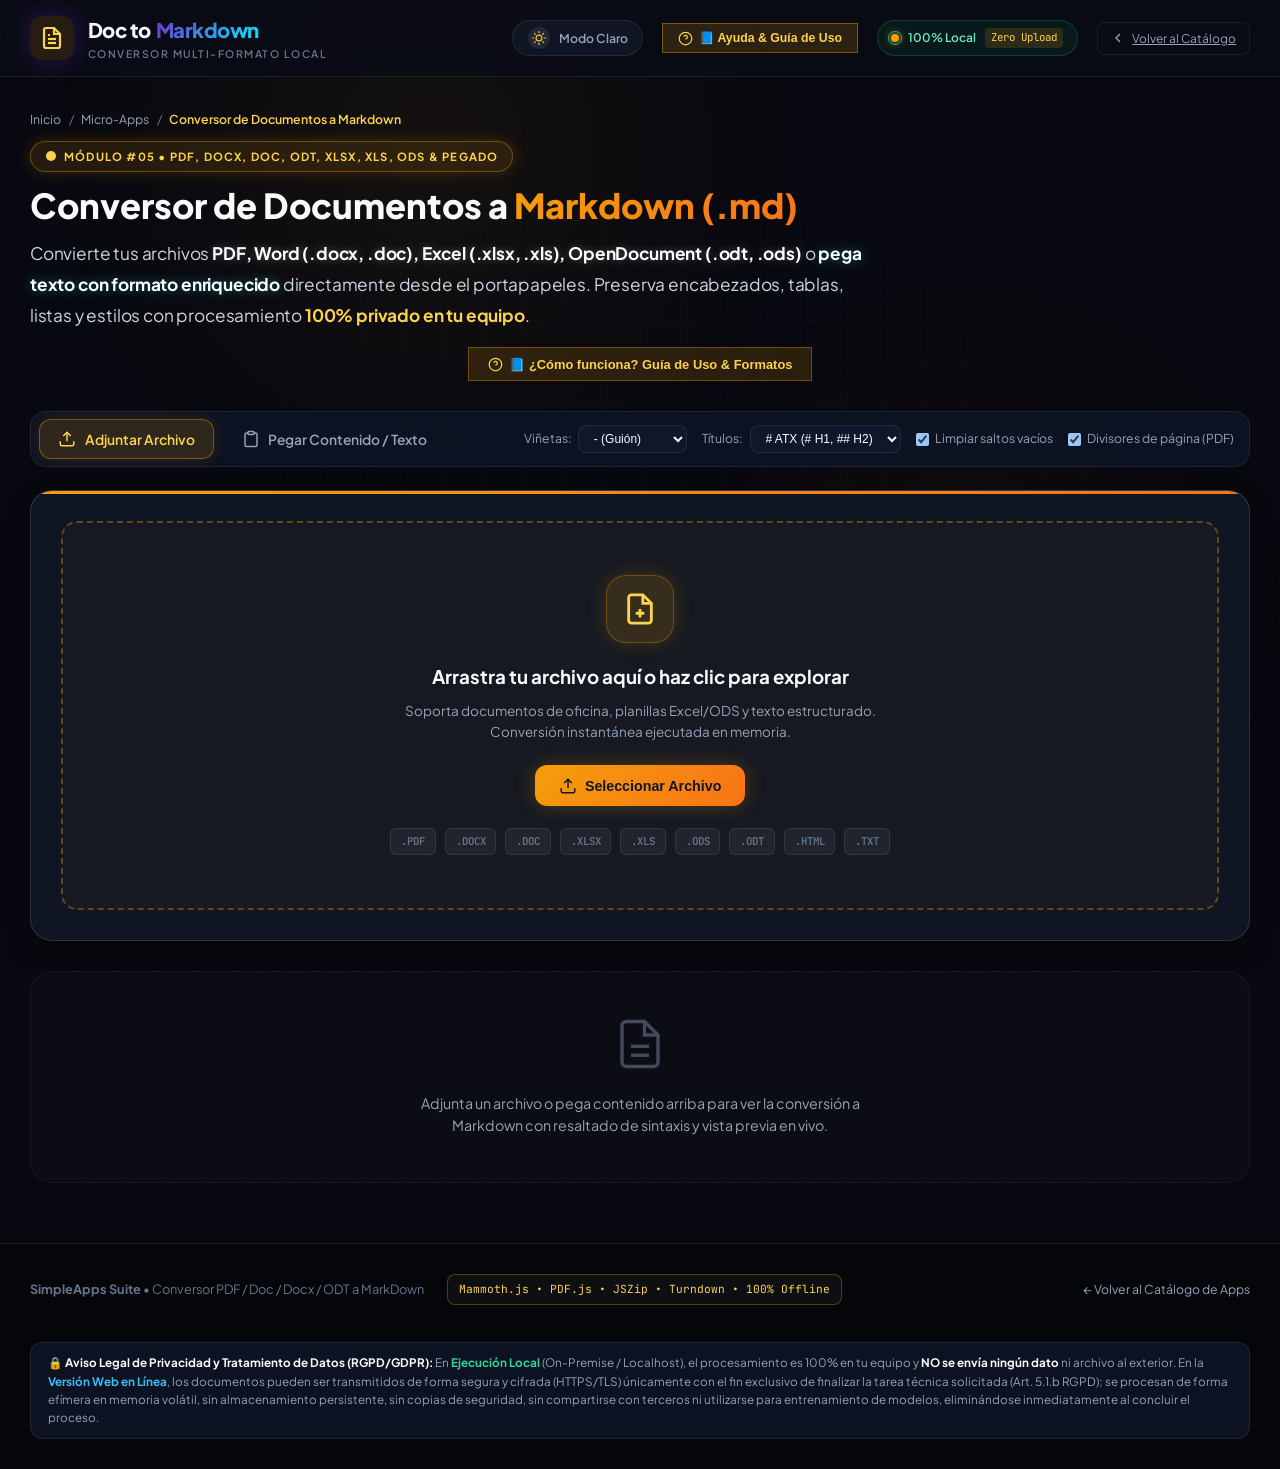
<file: apps/doc-to-markdown/index.html>
<!DOCTYPE html>
<html lang="es">
<head>
    <meta charset="UTF-8">
    <meta name="viewport" content="width=device-width, initial-scale=1.0">
    <meta name="color-scheme" content="dark light">
    <title>Conversor PDF / Word / Excel / ODT a MarkDown • SimpleApps</title>
    <meta name="description" content="Convierte documentos PDF, Word (DOCX, DOC), Excel (XLSX, XLS), OpenDocument (ODT, ODS) a formato Markdown (.md) de forma 100% local, privada y sin subir archivos a la nube.">
    <meta http-equiv="Cache-Control" content="no-cache, no-store, must-revalidate">
    <meta http-equiv="Pragma" content="no-cache">
    <meta http-equiv="Expires" content="0">

    <!-- Motor de Tema (Claro / Oscuro) -->
    <script src="../../assets/js/theme.js"></script>

    <!-- Favicon -->
    <link rel="icon" type="image/svg+xml" href="../../assets/images/favicon.svg">
    <link rel="icon" type="image/png" sizes="32x32" href="../../assets/images/favicon.png">
    <link rel="shortcut icon" href="../../favicon.ico">

    <!-- Google Fonts -->
    <link rel="preconnect" href="https://fonts.googleapis.com">
    <link rel="preconnect" href="https://fonts.gstatic.com" crossorigin>
    <link href="https://fonts.googleapis.com/css2?family=Plus+Jakarta+Sans:wght@300;400;500;600;700;800&family=JetBrains+Mono:wght@400;500;600&display=swap" rel="stylesheet">

    <!-- Hojas de Estilo -->
    <link rel="stylesheet" href="../../assets/css/style.css?v=2.1">
    <link rel="stylesheet" href="style.css?v=2.1">
</head>
<body>

    <!-- Fondos de Iluminación Ambiental Aithm -->
    <div class="ambient-glow" aria-hidden="true">
        <div class="ambient-orb ambient-orb-1" style="background: radial-gradient(circle, rgba(245, 158, 11, 0.22) 0%, transparent 70%);"></div>
        <div class="ambient-orb ambient-orb-2" style="background: radial-gradient(circle, rgba(249, 115, 22, 0.18) 0%, transparent 70%);"></div>
    </div>
    <div class="bg-grid-pattern" aria-hidden="true"></div>

    <div class="app-wrapper">

        <!-- =================================================================
             1. HEADER HORIZONTAL
             ================================================================= -->
        <header class="top-header">
            <div class="header-inner">
                <!-- Marca / Logo -->
                <a href="../../index.html" class="brand-area" title="Volver al Catálogo">
                    <div class="brand-icon-box" style="border-color: rgba(245, 158, 11, 0.4); background: rgba(245, 158, 11, 0.12); color: var(--accent-amber-light);">
                        <svg viewBox="0 0 24 24" fill="none" stroke="currentColor" stroke-width="2.2">
                            <path d="M14 2H6a2 2 0 0 0-2 2v16a2 2 0 0 0 2 2h12a2 2 0 0 0 2-2V8z"/>
                            <polyline points="14 2 14 8 20 8"/>
                            <line x1="16" y1="13" x2="8" y2="13"/>
                            <line x1="16" y1="17" x2="8" y2="17"/>
                            <polyline points="10 9 9 9 8 9"/>
                        </svg>
                    </div>
                    <div class="brand-text-box">
                        <span class="brand-name">Doc to <span class="brand-highlight" style="color: var(--accent-amber);">Markdown</span></span>
                        <span class="brand-tagline">Conversor Multi-Formato Local</span>
                    </div>
                </a>

                <!-- Acciones del Header -->
                <div class="header-actions">
                    <!-- Alternador de Tema -->
                    <button id="themeToggleBtn" class="theme-toggle-btn" aria-label="Cambiar tema" title="Alternar entre modo claro y modo oscuro">
                        <span class="theme-toggle-icon-wrap">
                            <svg class="icon-sun" viewBox="0 0 24 24" fill="none" stroke="currentColor" stroke-width="2" stroke-linecap="round" stroke-linejoin="round">
                                <circle cx="12" cy="12" r="5"></circle>
                                <line x1="12" y1="1" x2="12" y2="3"></line>
                                <line x1="12" y1="21" x2="12" y2="23"></line>
                                <line x1="4.22" y1="4.22" x2="5.64" y2="5.64"></line>
                                <line x1="18.36" y1="18.36" x2="19.78" y2="19.78"></line>
                                <line x1="1" y1="12" x2="3" y2="12"></line>
                                <line x1="21" y1="12" x2="23" y2="12"></line>
                                <line x1="4.22" y1="19.78" x2="5.64" y2="18.36"></line>
                                <line x1="18.36" y1="5.64" x2="19.78" y2="4.22"></line>
                            </svg>
                            <svg class="icon-moon" viewBox="0 0 24 24" fill="none" stroke="currentColor" stroke-width="2" stroke-linecap="round" stroke-linejoin="round">
                                <path d="M21 12.79A9 9 0 1 1 11.21 3 7 7 0 0 0 21 12.79z"></path>
                            </svg>
                        </span>
                        <span class="theme-toggle-label">Modo Claro</span>
                    </button>

                    <button type="button" class="btn-help-guide" id="btnOpenHelpModal" title="Manual Operativo y Guía de Uso del Módulo">
                        <svg width="15" height="15" viewBox="0 0 24 24" fill="none" stroke="currentColor" stroke-width="2"><circle cx="12" cy="12" r="10"/><path d="M9.09 9a3 3 0 0 1 5.83 1c0 2-3 3-3 3"/><line x1="12" y1="17" x2="12.01" y2="17"/></svg>
                        <span>📘 Ayuda & Guía de Uso</span>
                    </button>

                    <div class="server-status-pill" title="Modo Local: No se envía ningún dato. Modo Web: Archivos enviados cifrados únicamente para procesar la tarea (RGPD).">
                        <span class="status-dot" style="background: #F59E0B; box-shadow: 0 0 8px #F59E0B;"></span>
                        <span class="server-meta-tag">100% Local</span>
                        <span class="server-php-tag" style="background: rgba(245, 158, 11, 0.15); color: #FCD34D;">Zero Upload</span>
                    </div>

                    <a href="../../index.html" class="btn-subnav-ghost" title="Volver al Catálogo">
                        <svg width="16" height="16" viewBox="0 0 24 24" fill="none" stroke="currentColor" stroke-width="2"><polyline points="15 18 9 12 15 6"/></svg>
                        <span>Volver al Catálogo</span>
                    </a>
                </div>
            </div>
        </header>

        <!-- =================================================================
             2. CONTENIDO PRINCIPAL
             ================================================================= -->
        <main class="main-container">

            <!-- Breadcrumbs -->
            <div class="breadcrumb-row">
                <a href="../../index.html" class="footer-link">Inicio</a>
                <span class="breadcrumb-separator">/</span>
                <a href="../../index.html" class="footer-link">Micro-Apps</a>
                <span class="breadcrumb-separator">/</span>
                <span class="breadcrumb-item active" style="color: var(--accent-amber-light);">Conversor de Documentos a Markdown</span>
            </div>

            <!-- Hero Banner -->
            <section class="doc-converter-hero">
                <div class="converter-tag">
                    <svg width="12" height="12" viewBox="0 0 24 24" fill="currentColor"><circle cx="12" cy="12" r="10"/></svg>
                    MÓDULO #05 • PDF, DOCX, DOC, ODT, XLSX, XLS, ODS &amp; PEGADO
                </div>
                <h1 class="hero-title-amber">
                    Conversor de Documentos a <span class="glow-text-amber">Markdown (.md)</span>
                </h1>
                <p class="hero-description" style="max-width: 850px; margin-bottom: 0;">
                    Convierte tus archivos <strong class="text-glow-white">PDF, Word (.docx, .doc), Excel (.xlsx, .xls), OpenDocument (.odt, .ods)</strong> o 
                    <strong class="text-glow-cyan">pega texto con formato enriquecido</strong> directamente desde el portapapeles. 
                    Preserva encabezados, tablas, listas y estilos con procesamiento <strong style="color: var(--accent-amber-light);">100% privado en tu equipo</strong>.
                </p>

                <!-- Botón de Ayuda en Hero -->
                <div style="margin-top: 1.1rem; display: flex; align-items: center; justify-content: center;">
                    <button type="button" class="btn-help-hero" id="btnOpenHelpHero" title="Ver guía interactiva y formatos">
                        <svg width="15" height="15" viewBox="0 0 24 24" fill="none" stroke="currentColor" stroke-width="2"><circle cx="12" cy="12" r="10"/><path d="M9.09 9a3 3 0 0 1 5.83 1c0 2-3 3-3 3"/><line x1="12" y1="17" x2="12.01" y2="17"/></svg>
                        <span>📘 ¿Cómo funciona? Guía de Uso & Formatos</span>
                    </button>
                </div>
            </section>

            <!-- Barra de Pestañas de Modo de Entrada + Opciones Rápidas -->
            <div class="input-tabs-bar">
                <div class="tabs-group">
                    <button class="tab-btn active" id="tabFileBtn" title="Adjuntar archivo local">
                        <svg viewBox="0 0 24 24" fill="none" stroke="currentColor" stroke-width="2"><path d="M21 15v4a2 2 0 0 1-2 2H5a2 2 0 0 1-2-2v-4"/><polyline points="17 8 12 3 7 8"/><line x1="12" y1="3" x2="12" y2="15"/></svg>
                        <span>Adjuntar Archivo</span>
                    </button>
                    <button class="tab-btn" id="tabPasteBtn" title="Pegar contenido o escribir texto">
                        <svg viewBox="0 0 24 24" fill="none" stroke="currentColor" stroke-width="2"><path d="M16 4h2a2 2 0 0 1 2 2v14a2 2 0 0 1-2 2H6a2 2 0 0 1-2-2V6a2 2 0 0 1 2-2h2"/><rect x="8" y="2" width="8" height="4" rx="1" ry="1"/></svg>
                        <span>Pegar Contenido / Texto</span>
                    </button>
                </div>

                <!-- Opciones de Formato -->
                <div class="quick-options-strip">
                    <div class="quick-opt-item">
                        <span>Viñetas:</span>
                        <select id="optBulletMarker" class="quick-select">
                            <option value="-">- (Guión)</option>
                            <option value="*">* (Asterisco)</option>
                            <option value="+">+ (Más)</option>
                        </select>
                    </div>
                    <div class="quick-opt-item">
                        <span>Títulos:</span>
                        <select id="optHeadingStyle" class="quick-select">
                            <option value="atx"># ATX (# H1, ## H2)</option>
                            <option value="setext">Setext (===, ---)</option>
                        </select>
                    </div>
                    <label class="quick-checkbox-label" title="Unificar múltiples saltos de línea repetidos">
                        <input type="checkbox" id="optCleanBreaks" checked>
                        <span>Limpiar saltos vacíos</span>
                    </label>
                    <label class="quick-checkbox-label" title="Insertar divisor al final de cada página de un PDF">
                        <input type="checkbox" id="optPageBreaks" checked>
                        <span>Divisores de página (PDF)</span>
                    </label>
                </div>
            </div>

            <!-- Card Principal de Entrada -->
            <section class="input-main-card">

                <!-- CONTENIDO PESTAÑA 1: ADJUNTAR ARCHIVO -->
                <div id="tabFileContent">
                    <input type="file" id="fileInput" accept=".pdf,.docx,.doc,.odt,.xlsx,.xls,.ods,.csv,.tsv,.html,.htm,.txt,.md,.rtf" style="display: none;">
                    
                    <!-- Zona Drag & Drop -->
                    <div class="dropzone-container" id="dropzone">
                        <div class="dropzone-icon-box">
                            <svg width="34" height="34" viewBox="0 0 24 24" fill="none" stroke="currentColor" stroke-width="2">
                                <path d="M14 2H6a2 2 0 0 0-2 2v16a2 2 0 0 0 2 2h12a2 2 0 0 0 2-2V8z"/>
                                <polyline points="14 2 14 8 20 8"/>
                                <line x1="12" y1="18" x2="12" y2="12"/>
                                <line x1="9" y1="15" x2="15" y2="15"/>
                            </svg>
                        </div>
                        <h3 class="dropzone-title">Arrastra tu archivo aquí o haz clic para explorar</h3>
                        <p class="dropzone-subtitle">
                            Soporta documentos de oficina, planillas Excel/ODS y texto estructurado. Conversión instantánea ejecutada en memoria.
                        </p>
                        <button type="button" class="btn-amber-primary" id="btnSelectFile">
                            <svg width="18" height="18" viewBox="0 0 24 24" fill="none" stroke="currentColor" stroke-width="2"><path d="M21 15v4a2 2 0 0 1-2 2H5a2 2 0 0 1-2-2v-4"/><polyline points="17 8 12 3 7 8"/><line x1="12" y1="3" x2="12" y2="15"/></svg>
                            <span>Seleccionar Archivo</span>
                        </button>
                        <div class="dropzone-formats-row">
                            <span class="format-pill">.PDF</span>
                            <span class="format-pill">.DOCX</span>
                            <span class="format-pill">.DOC</span>
                            <span class="format-pill">.XLSX</span>
                            <span class="format-pill">.XLS</span>
                            <span class="format-pill">.ODS</span>
                            <span class="format-pill">.ODT</span>
                            <span class="format-pill">.HTML</span>
                            <span class="format-pill">.TXT</span>
                        </div>
                    </div>

                    <!-- Tarjeta de Archivo Seleccionado -->
                    <div class="file-info-card" id="fileInfoCard" style="display: none;">
                        <div class="file-info-left">
                            <span class="file-type-badge" id="fileInfoType">PDF</span>
                            <div>
                                <div class="file-details-title" id="fileInfoName">nombre_archivo.pdf</div>
                                <div class="file-details-size" id="fileInfoSize">0 KB</div>
                            </div>
                        </div>
                        <div class="file-actions-row">
                            <button type="button" class="btn-ghost-secondary" id="btnRemoveFile">
                                <svg width="14" height="14" viewBox="0 0 24 24" fill="none" stroke="currentColor" stroke-width="2"><line x1="18" y1="6" x2="6" y2="18"/><line x1="6" y1="6" x2="18" y2="18"/></svg>
                                <span>Cambiar archivo</span>
                            </button>
                            <button type="button" class="btn-amber-primary" id="btnConvertFile" disabled>
                                <svg width="18" height="18" viewBox="0 0 24 24" fill="none" stroke="currentColor" stroke-width="2"><polyline points="20 6 9 17 4 12"/></svg>
                                <span>Convertir a Markdown</span>
                            </button>
                        </div>
                    </div>
                </div>

                <!-- CONTENIDO PESTAÑA 2: PEGAR CONTENIDO / TEXTO -->
                <div id="tabPasteContent" style="display: none;">
                    <div class="paste-container">
                        <div class="paste-toolbar-top">
                            <span class="format-badge" id="pasteFormatBadge">Sin contenido</span>
                            <div style="display: flex; gap: 0.5rem;">
                                <button type="button" class="btn-ghost-secondary" id="btnPasteClipboard" title="Pegar desde el portapapeles">
                                    <svg width="14" height="14" viewBox="0 0 24 24" fill="none" stroke="currentColor" stroke-width="2"><path d="M16 4h2a2 2 0 0 1 2 2v14a2 2 0 0 1-2 2H6a2 2 0 0 1-2-2V6a2 2 0 0 1 2-2h2"/><rect x="8" y="2" width="8" height="4" rx="1" ry="1"/></svg>
                                    <span>Pegar</span>
                                </button>
                                <button type="button" class="btn-ghost-secondary" id="btnLoadSample" title="Cargar un documento con títulos, tablas y listas">
                                    <svg width="14" height="14" viewBox="0 0 24 24" fill="none" stroke="currentColor" stroke-width="2"><circle cx="12" cy="12" r="10"/><line x1="12" y1="8" x2="12" y2="12"/><line x1="12" y1="16" x2="12.01" y2="16"/></svg>
                                    <span>Cargar Ejemplo</span>
                                </button>
                                <button type="button" class="btn-ghost-secondary" id="btnClearPaste">
                                    <svg width="14" height="14" viewBox="0 0 24 24" fill="none" stroke="currentColor" stroke-width="2"><polyline points="3 6 5 6 21 6"/><path d="M19 6v14a2 2 0 0 1-2 2H7a2 2 0 0 1-2-2V6m3 0V4a2 2 0 0 1 2-2h4a2 2 0 0 1 2 2v2"/></svg>
                                    <span>Limpiar</span>
                                </button>
                            </div>
                        </div>

                        <div class="paste-textarea-wrapper">
                            <textarea id="pasteTextarea" class="paste-textarea" placeholder="Pega aquí el contenido copiado desde Word, Google Docs, una página web o texto plano (Ctrl + V)..."></textarea>
                        </div>

                        <div class="paste-actions-bottom">
                            <span style="font-size: 0.82rem; color: var(--text-muted);">
                                💡 Tip: Si copias tablas o texto con negrita de Word o páginas web, se conservarán las columnas y estilos en Markdown.
                            </span>
                            <button type="button" class="btn-amber-primary" id="btnConvertPaste">
                                <svg width="18" height="18" viewBox="0 0 24 24" fill="none" stroke="currentColor" stroke-width="2"><polygon points="13 2 3 14 12 14 11 22 21 10 12 10 13 2"/></svg>
                                <span>Convertir Contenido a Markdown</span>
                            </button>
                        </div>
                    </div>
                </div>

            </section>

            <!-- Banner de Progreso / Estado -->
            <div class="status-banner" id="statusBanner">
                <div class="spinner-amber"></div>
                <span class="status-text">Procesando documento...</span>
            </div>

            <!-- Empty State inicial -->
            <div class="empty-state-card" id="emptyStateCard">
                <svg class="empty-state-icon" viewBox="0 0 24 24" fill="none" stroke="currentColor" stroke-width="1.5">
                    <path d="M14 2H6a2 2 0 0 0-2 2v16a2 2 0 0 0 2 2h12a2 2 0 0 0 2-2V8z"/>
                    <polyline points="14 2 14 8 20 8"/>
                    <line x1="16" y1="13" x2="8" y2="13"/>
                    <line x1="16" y1="17" x2="8" y2="17"/>
                </svg>
                <div class="empty-state-text">
                    Adjunta un archivo o pega contenido arriba para ver la conversión a Markdown con resaltado de sintaxis y vista previa en vivo.
                </div>
            </div>

            <!-- =================================================================
                 3. PANEL DE RESULTADOS Y VISUALIZADOR DUAL
                 ================================================================= -->
            <section class="results-card" id="resultsSection" style="display: none;">

                <!-- Ribbon de Métricas -->
                <div class="metrics-ribbon">
                    <div class="metric-pill">
                        <div class="metric-value" id="statWords">0</div>
                        <div class="metric-label">Palabras</div>
                    </div>
                    <div class="metric-pill">
                        <div class="metric-value" id="statChars">0</div>
                        <div class="metric-label">Caracteres</div>
                    </div>
                    <div class="metric-pill">
                        <div class="metric-value" id="statLines">0</div>
                        <div class="metric-label">Líneas</div>
                    </div>
                    <div class="metric-pill">
                        <div class="metric-value" id="statHeadings">0</div>
                        <div class="metric-label">Encabezados (#)</div>
                    </div>
                    <div class="metric-pill">
                        <div class="metric-value" id="statTables">0</div>
                        <div class="metric-label">Tablas</div>
                    </div>
                </div>

                <!-- Toolbar de Resultados -->
                <div class="results-toolbar">
                    <!-- Selector de Modos de Vista -->
                    <div class="view-modes-group">
                        <button type="button" class="view-mode-btn active" id="viewSplitBtn" title="Ver código Markdown y vista previa lado a lado">
                            <svg width="15" height="15" viewBox="0 0 24 24" fill="none" stroke="currentColor" stroke-width="2"><rect x="3" y="3" width="18" height="18" rx="2"/><line x1="12" y1="3" x2="12" y2="21"/></svg>
                            <span>Vista Dividida</span>
                        </button>
                        <button type="button" class="view-mode-btn" id="viewRawBtn" title="Ver únicamente el código Markdown (.md)">
                            <svg width="15" height="15" viewBox="0 0 24 24" fill="none" stroke="currentColor" stroke-width="2"><polyline points="16 18 22 12 16 6"/><polyline points="8 6 2 12 8 18"/></svg>
                            <span>Solo Markdown</span>
                        </button>
                        <button type="button" class="view-mode-btn" id="viewPreviewBtn" title="Ver documento renderizado con estilos">
                            <svg width="15" height="15" viewBox="0 0 24 24" fill="none" stroke="currentColor" stroke-width="2"><path d="M1 12s4-8 11-8 11 8 11 8-4 8-11 8-11-8-11-8z"/><circle cx="12" cy="12" r="3"/></svg>
                            <span>Vista Previa</span>
                        </button>
                    </div>

                    <!-- Botones de Acción -->
                    <div class="results-actions-right">
                        <button type="button" class="btn-ghost-secondary" id="btnCopyHtml" title="Copiar HTML renderizado">
                            <svg width="14" height="14" viewBox="0 0 24 24" fill="none" stroke="currentColor" stroke-width="2"><polyline points="16 18 22 12 16 6"/><polyline points="8 6 2 12 8 18"/></svg>
                            <span>Copiar HTML</span>
                        </button>
                        <button type="button" class="btn-ghost-secondary" id="btnCopyMd">
                            <svg width="14" height="14" viewBox="0 0 24 24" fill="none" stroke="currentColor" stroke-width="2"><rect x="9" y="9" width="13" height="13" rx="2" ry="2"/><path d="M5 15H4a2 2 0 0 1-2-2V4a2 2 0 0 1 2-2h9a2 2 0 0 1 2 2v1"/></svg>
                            <span>Copiar Markdown</span>
                        </button>
                        <button type="button" class="btn-amber-primary" id="btnDownloadMd" style="padding: 0.55rem 1.15rem; font-size: 0.88rem;">
                            <svg width="15" height="15" viewBox="0 0 24 24" fill="none" stroke="currentColor" stroke-width="2"><path d="M21 15v4a2 2 0 0 1-2 2H5a2 2 0 0 1-2-2v-4"/><polyline points="7 10 12 15 17 10"/><line x1="12" y1="15" x2="12" y2="3"/></svg>
                            <span>Descargar .md</span>
                        </button>
                        <button type="button" class="btn-ghost-secondary" id="btnClearAll" title="Reiniciar espacio de trabajo">
                            <svg width="14" height="14" viewBox="0 0 24 24" fill="none" stroke="currentColor" stroke-width="2"><polyline points="3 6 5 6 21 6"/><path d="M19 6v14a2 2 0 0 1-2 2H7a2 2 0 0 1-2-2V6m3 0V4a2 2 0 0 1 2-2h4a2 2 0 0 1 2 2v2"/></svg>
                        </button>
                    </div>
                </div>

                <!-- Contenedor del Visualizador (Dual / Split) -->
                <div class="viewer-container mode-split" id="viewerContainer">
                    
                    <!-- Panel Izquierdo: Editor / Código Markdown -->
                    <div class="editor-pane" id="editorPane">
                        <div class="pane-header">
                            <span>DOCUMENTO MARKDOWN (.md)</span>
                            <span style="font-size: 0.75rem; color: var(--text-muted);">Editable en tiempo real</span>
                        </div>
                        <div class="editor-box">
                            <div class="line-numbers" id="lineNumbers">1</div>
                            <textarea id="markdownEditor" class="markdown-textarea" placeholder="El código Markdown aparecerá aquí..."></textarea>
                        </div>
                    </div>

                    <!-- Panel Derecho: Vista Previa Renderizada -->
                    <div class="preview-pane" id="previewPane">
                        <div class="pane-header">
                            <span>VISTA PREVIA COMPILADA</span>
                            <span style="font-size: 0.75rem; color: var(--accent-amber-light);">Estilo GitHub Markdown</span>
                        </div>
                        <div class="rendered-preview-content" id="renderedPreview">
                            <!-- HTML compilado en vivo con Marked.js -->
                        </div>
                    </div>

                </div>

            </section>

        </main>

        <!-- =================================================================
             4. FOOTER
             ================================================================= -->
        <footer class="site-footer">
            <div class="footer-inner">
                <div class="footer-left">
                    <span><strong>SimpleApps Suite</strong> • Conversor PDF / Doc / Docx / ODT a MarkDown</span>
                    <span class="footer-badge-tech" style="border-color: rgba(245, 158, 11, 0.3); color: #FCD34D;">Mammoth.js • PDF.js • JSZip • Turndown • 100% Offline</span>
                </div>
                <div class="footer-right">
                    <a href="../../index.html" class="footer-link">← Volver al Catálogo de Apps</a>
                </div>
                <div class="site-footer-privacy-note">
                    🔒 <strong>Aviso Legal de Privacidad y Tratamiento de Datos (RGPD/GDPR):</strong> En <span class="privacy-tag-local">Ejecución Local</span> (On-Premise / Localhost), el procesamiento es 100% en tu equipo y <strong>NO se envía ningún dato</strong> ni archivo al exterior. En la <span class="privacy-tag-web">Versión Web en Línea</span>, los documentos pueden ser transmitidos de forma segura y cifrada (HTTPS/TLS) únicamente con el fin exclusivo de finalizar la tarea técnica solicitada (Art. 5.1.b RGPD); se procesan de forma efímera en memoria volátil, sin almacenamiento persistente, sin copias de seguridad, sin compartirse con terceros ni utilizarse para entrenamiento de modelos, eliminándose inmediatamente al concluir el proceso.
                </div>
            </div>
        </footer>

    </div>

    <!-- =================================================================
         MODAL DE AYUDA Y GUÍA DE USO (DOC TO MARKDOWN)
         ================================================================= -->
    <div class="modal-overlay" id="helpModal" role="dialog" aria-modal="true" aria-labelledby="helpModalTitle">
        <div class="modal-window help-modal-window">
            <div class="modal-header">
                <div class="modal-title-wrap">
                    <div class="modal-icon-badge" style="background: rgba(245, 158, 11, 0.15); color: #F59E0B; border: 1px solid rgba(245, 158, 11, 0.3);">
                        <svg width="20" height="20" viewBox="0 0 24 24" fill="none" stroke="currentColor" stroke-width="2"><circle cx="12" cy="12" r="10"/><path d="M9.09 9a3 3 0 0 1 5.83 1c0 2-3 3-3 3"/><line x1="12" y1="17" x2="12.01" y2="17"/></svg>
                    </div>
                    <div>
                        <h2 class="modal-title" id="helpModalTitle">Manual Operativo & Guía de Uso</h2>
                        <p class="modal-subtitle">Conversor de Documentos a Markdown • SimpleApps Suite</p>
                    </div>
                </div>
                <button type="button" class="modal-close-btn" id="btnCloseHelpModal" aria-label="Cerrar ayuda">&times;</button>
            </div>

            <!-- Navegación de Pestañas de Ayuda -->
            <div class="help-tabs-nav">
                <button type="button" class="help-tab-btn active" data-tab="tabHelpOverview">
                    <span>🌟 Visión General</span>
                </button>
                <button type="button" class="help-tab-btn" data-tab="tabHelpFormats">
                    <span>📄 Formatos & Archivos</span>
                </button>
                <button type="button" class="help-tab-btn" data-tab="tabHelpExcel">
                    <span>📊 Tablas & Excel (.xlsx, .ods)</span>
                </button>
                <button type="button" class="help-tab-btn" data-tab="tabHelpOptions">
                    <span>⚙️ Opciones & Sintaxis</span>
                </button>
                <button type="button" class="help-tab-btn" data-tab="tabHelpPrivacy">
                    <span>🛡️ Privacidad & Seguridad</span>
                </button>
            </div>

            <!-- Contenido de las Pestañas -->
            <div class="modal-body help-modal-body">
                <!-- Pestaña 1: Visión General -->
                <div class="help-tab-content active" id="tabHelpOverview">
                    <div class="help-section-card">
                        <h3>🎯 ¿Qué es el Conversor a Markdown?</h3>
                        <p>Es una utilidad de ingeniería documental que transforma archivos ofimáticos complejos (PDF, Word, Excel, OpenDocument) o texto enriquecido copiado al portapapeles en <strong>código Markdown estándar (CommonMark / GFM)</strong>, limpio, semántico y listo para Obsidian, GitHub, Notion o generadores estáticos.</p>
                    </div>

                    <div class="help-section-card">
                        <h3>🔄 Dos Canales de Conversión</h3>
                        <div class="help-grid-2">
                            <div class="help-item-box">
                                <strong>1. Adjuntar Archivo</strong>
                                <p>Arrastra o sube tus archivos <code>.docx</code>, <code>.doc</code>, <code>.pdf</code>, <code>.odt</code>, <code>.xlsx</code>, <code>.xls</code> o <code>.ods</code>. El sistema detecta automáticamente el tipo MIME y activa el motor correspondiente.</p>
                            </div>
                            <div class="help-item-box">
                                <strong>2. Pegar Contenido / Texto</strong>
                                <p>Copia texto enriquecido desde Word, Google Docs, páginas web o tablas de Excel y pégalo directamente con <code>Ctrl+V</code>. El conversor extrae tanto el formato HTML interno como el texto plano.</p>
                            </div>
                        </div>
                    </div>
                </div>

                <!-- Pestaña 2: Formatos & Archivos -->
                <div class="help-tab-content" id="tabHelpFormats" style="display:none;">
                    <div class="help-section-card">
                        <h3>📄 Compatibilidad de Formatos y Motores</h3>
                        <table class="help-table">
                            <thead>
                                <tr>
                                    <th>Extensión</th>
                                    <th>Tipo de Documento</th>
                                    <th>Motor Interno Local</th>
                                </tr>
                            </thead>
                            <tbody>
                                <tr>
                                    <td><code>.docx</code></td>
                                    <td>Microsoft Word 2007+</td>
                                    <td>Mammoth.js (Preserva títulos, negritas, cursivas, listas y tablas)</td>
                                </tr>
                                <tr>
                                    <td><code>.xlsx</code> / <code>.xls</code></td>
                                    <td>Microsoft Excel</td>
                                    <td>SheetJS + Transpilador GFM (Convierte cada hoja en tabla Markdown)</td>
                                </tr>
                                <tr>
                                    <td><code>.ods</code></td>
                                    <td>LibreOffice / OpenOffice Calc</td>
                                    <td>SheetJS + Transpilador GFM</td>
                                </tr>
                                <tr>
                                    <td><code>.pdf</code></td>
                                    <td>Adobe Portable Document Format</td>
                                    <td>PDF.js (Extracción de texto estructurado por capas y páginas)</td>
                                </tr>
                                <tr>
                                    <td><code>.odt</code></td>
                                    <td>LibreOffice Writer</td>
                                    <td>JSZip + Parser XML nativo para extracción de contenido</td>
                                </tr>
                            </tbody>
                        </table>
                    </div>
                </div>

                <!-- Pestaña 3: Tablas & Excel -->
                <div class="help-tab-content" id="tabHelpExcel" style="display:none;">
                    <div class="help-section-card">
                        <h3>📊 Conversión Especializada de Hojas de Cálculo</h3>
                        <p>Al subir un archivo <strong>Excel (.xlsx, .xls)</strong> o <strong>OpenDocument (.ods)</strong>, el conversor realiza una serie de optimizaciones automáticas:</p>
                        <ul class="help-list">
                            <li><strong>Encabezados automáticos:</strong> Toma la primera fila de datos como encabezado de columna y genera la fila divisoria de sintaxis GFM (<code>|---|---|</code>).</li>
                            <li><strong>Múltiples hojas:</strong> Si el libro tiene varias pestañas, genera un título de nivel 2 (<code>## Hoja 1</code>) seguido de la tabla correspondiente a cada hoja.</li>
                            <li><strong>Limpieza de celdas:</strong> Escapa barras verticales (<code>|</code>) dentro de las celdas para evitar que rompan la estructura de la tabla.</li>
                            <li><strong>Preservación de saltos de línea:</strong> Si una celda contiene saltos de línea internos, los sustituye por etiquetas <code>&lt;br&gt;</code> seguras.</li>
                        </ul>
                    </div>
                </div>

                <!-- Pestaña 4: Opciones & Sintaxis -->
                <div class="help-tab-content" id="tabHelpOptions" style="display:none;">
                    <div class="help-section-card">
                        <h3>⚙️ Personalización del Markdown Saliente</h3>
                        <div class="help-grid-2">
                            <div class="help-item-box">
                                <strong>Estilo de Títulos:</strong>
                                <p>Elige entre encabezados prefijados <code># Título</code> (estilo ATX recomendado) o subrayados <code>=== / ---</code> (estilo Setext).</p>
                            </div>
                            <div class="help-item-box">
                                <strong>Marcador de Viñetas:</strong>
                                <p>Configura si prefieres guiones (<code>-</code>), asteriscos (<code>*</code>) o símbolos más (<code>+</code>) en listas desordenadas.</p>
                            </div>
                            <div class="help-item-box">
                                <strong>Eliminar saltos vacíos:</strong>
                                <p>Normaliza el documento compactando saltos de línea triples o cuádruples en un único espacio interlineal limpio.</p>
                            </div>
                            <div class="help-item-box">
                                <strong>Saltos de página:</strong>
                                <p>Inserta separadores horizontales (<code>---</code>) en los saltos de página detectados en archivos PDF y Word.</p>
                            </div>
                        </div>
                    </div>
                </div>

                <!-- Pestaña 5: Privacidad -->
                <div class="help-tab-content" id="tabHelpPrivacy" style="display:none;">
                    <div class="help-section-card">
                        <h3>🛡️ Política de Privacidad, Tratamiento de Datos y Cumplimiento Legal (RGPD)</h3>
                        <p>Para garantizar total transparencia y dar cumplimiento estricto al <strong>Reglamento General de Protección de Datos (RGPD / GDPR - Reglamento UE 2016/679)</strong> y normativas internacionales de privacidad, informamos sobre el tratamiento de documentos según el entorno de ejecución:</p>
                        <div class="help-grid-2" style="margin-top: 1rem;">
                            <div class="help-item-box" style="border-left: 3px solid #F59E0B;">
                                <strong style="color: #FCD34D;">💻 Ejecución Local (On-Premise / Localhost)</strong>
                                <p><strong>Cero Envío de Datos (100% Offline):</strong> Si ejecutas esta herramienta en tu entorno local (localhost, servidor interno o PC personal), <strong>NO se envía ningún documento, archivo ni telemetría</strong> a servidores externos. Todo el proceso de extracción de PDF, Word (.docx) y planillas (.xlsx, .ods) se ejecuta en la memoria RAM de tu navegador. Ningún byte o texto abandona tu dispositivo.</p>
                            </div>
                            <div class="help-item-box" style="border-left: 3px solid #38BDF8;">
                                <strong style="color: #38BDF8;">🌐 Versión Web en Línea (Online / Cloud)</strong>
                                <p><strong>Uso Exclusivo para la Tarea Solicitada (Art. 5.1.b RGPD):</strong> En la versión web alojada en línea, los documentos cargados se transmiten bajo conexión segura y cifrada (HTTPS/TLS). Dichos datos <strong>se procesan ÚNICAMENTE para ejecutar y finalizar la tarea técnica solicitada</strong>.</p>
                                <p style="margin-top: 0.5rem;"><strong>Sin Persistencia ni Cesión:</strong> El contenido se procesa de manera efímera en memoria volátil. <strong>NO se almacenan de forma permanente, NO se realizan copias de seguridad de sus contenidos, NO se comparten con terceros ni se utilizan para minería de datos ni entrenamiento de modelos de IA</strong>, eliminándose automáticamente al completar la conversión o finalizar la sesión.</p>
                            </div>
                        </div>
                    </div>
                </div>
            </div>

            <div class="modal-footer" style="padding: 1rem 1.5rem; display: flex; justify-content: flex-end; border-top: 1px solid var(--border-subtle); background: rgba(15, 23, 42, 0.9);">
                <button type="button" class="btn-subnav-ghost" id="btnDismissHelp">Entendido, Cerrar Ayuda</button>
            </div>
        </div>
    </div>

    <!-- Contenedor para Notificaciones Toast -->
    <div id="toastContainer" class="toast-container" aria-live="polite"></div>

    <!-- Librerías de Extracción y Parsing 100% Locales -->
    <script src="libs/xlsx.full.min.js"></script>
    <script src="libs/jszip.min.js"></script>
    <script src="libs/mammoth.browser.min.js"></script>
    <script src="libs/pdf.min.js"></script>
    <script src="libs/turndown.min.js"></script>
    <script src="libs/marked.min.js"></script>

    <!-- Scripts del Motor y Controlador -->
    <script src="converter.js"></script>
    <script src="app.js"></script>
</body>
</html>
</file>
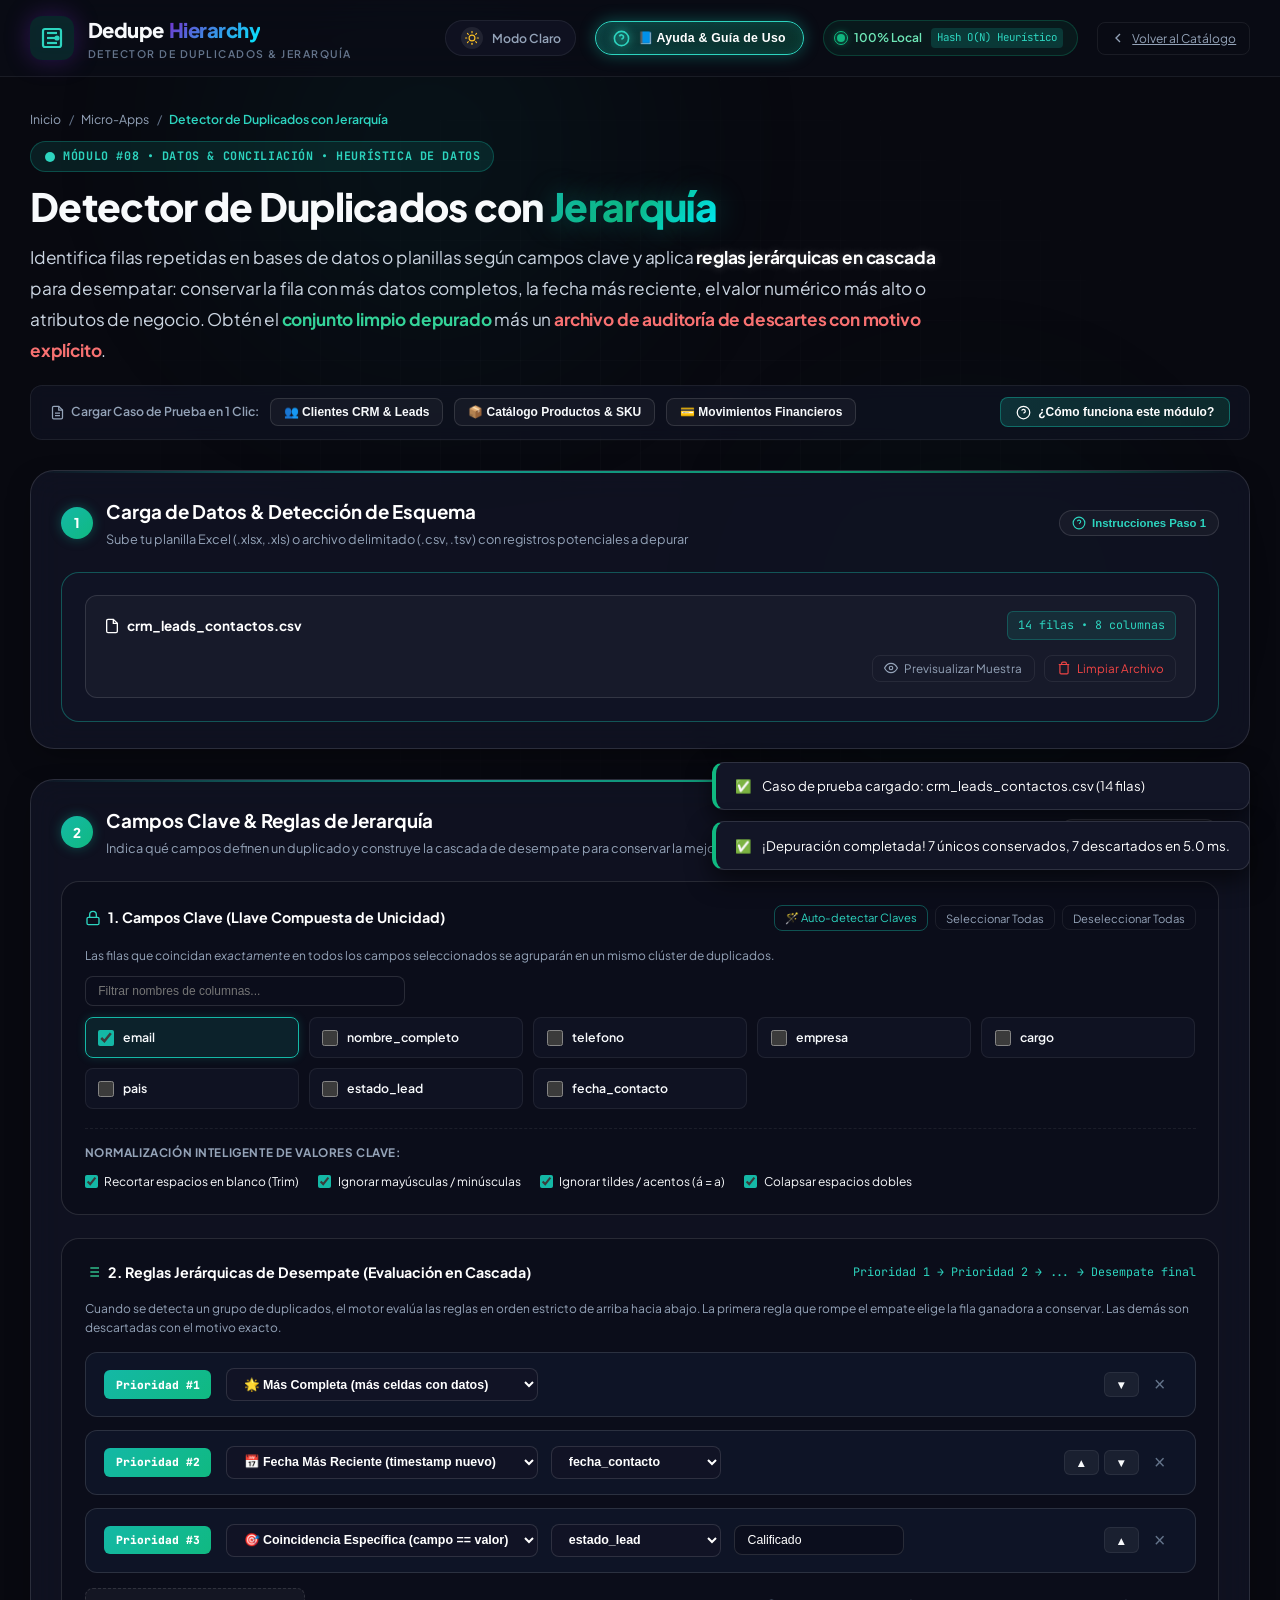
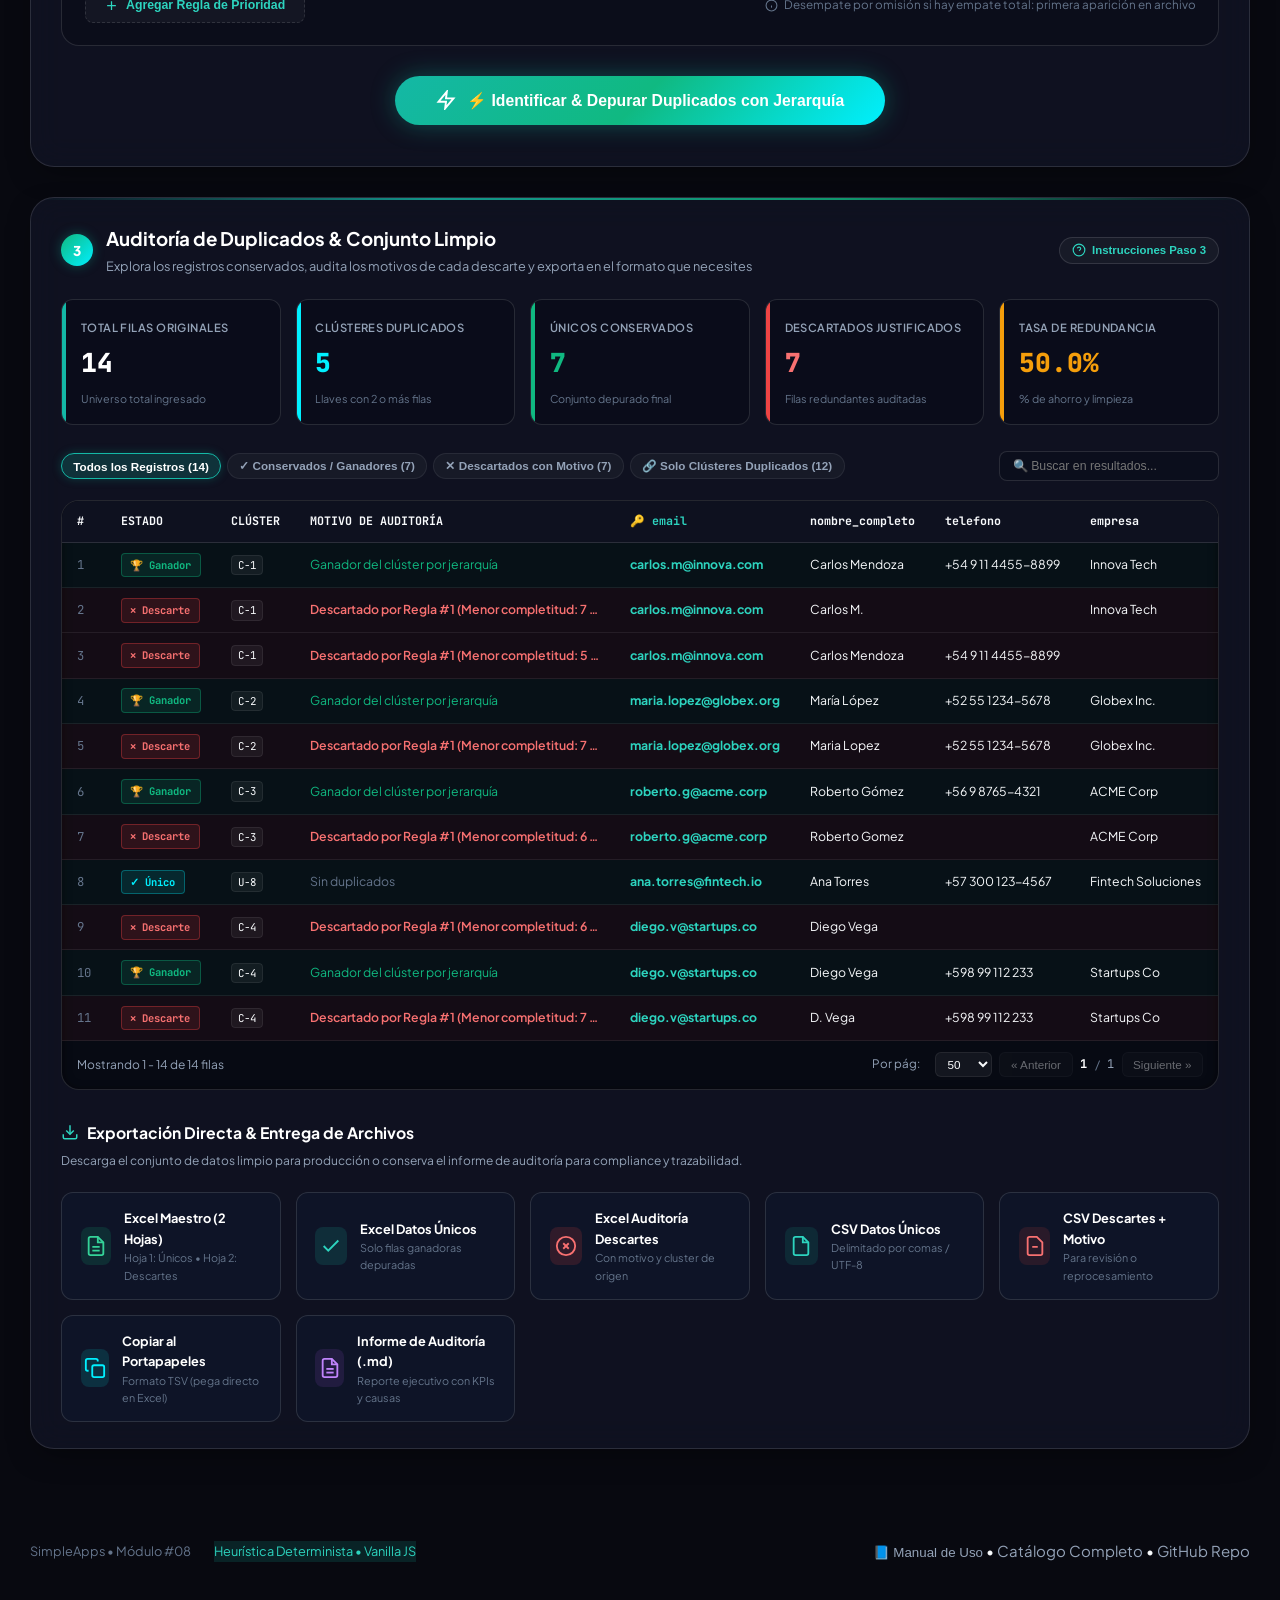
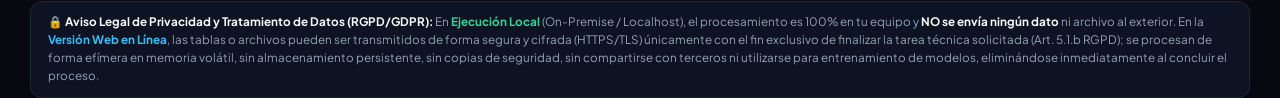
<file: apps/duplicate-detector/index.html>
<!DOCTYPE html>
<html lang="es">
<head>
    <meta charset="UTF-8">
    <meta name="viewport" content="width=device-width, initial-scale=1.0">
    <meta name="color-scheme" content="dark light">
    <title>Detector de Duplicados con Jerarquía • SimpleApps</title>
    <meta name="description" content="Identifica filas duplicadas en bases de datos o planillas Excel/CSV y aplica reglas jerárquicas de descarte: más completa, más reciente, mayor valor numérico o condiciones de negocio. 100% en memoria local.">

    <!-- Motor de Tema (Claro / Oscuro) -->
    <script src="../../assets/js/theme.js"></script>

    <!-- Favicon -->
    <link rel="icon" type="image/svg+xml" href="../../assets/images/favicon.svg">
    <link rel="icon" type="image/png" sizes="32x32" href="../../assets/images/favicon.png">
    <link rel="shortcut icon" href="../../favicon.ico">

    <!-- Google Fonts -->
    <link rel="preconnect" href="https://fonts.googleapis.com">
    <link rel="preconnect" href="https://fonts.gstatic.com" crossorigin>
    <link href="https://fonts.googleapis.com/css2?family=Plus+Jakarta+Sans:wght@300;400;500;600;700;800&family=JetBrains+Mono:wght@400;500;600&display=swap" rel="stylesheet">

    <!-- CSS -->
    <link rel="stylesheet" href="../../assets/css/style.css?v=2.1">
    <link rel="stylesheet" href="style.css?v=2.1">
</head>
<body>

    <!-- Fondos de Iluminación Ambiental -->
    <div class="ambient-glow" aria-hidden="true">
        <div class="ambient-orb ambient-orb-1" style="background: radial-gradient(circle, rgba(20, 184, 166, 0.22) 0%, transparent 70%);"></div>
        <div class="ambient-orb ambient-orb-2" style="background: radial-gradient(circle, rgba(16, 185, 129, 0.16) 0%, transparent 70%);"></div>
    </div>
    <div class="bg-grid-pattern" aria-hidden="true"></div>

    <div class="app-wrapper">

        <!-- =================================================================
             1. HEADER HORIZONTAL
             ================================================================= -->
        <header class="top-header">
            <div class="header-inner">
                <a href="../../index.html" class="brand-area" title="Volver al Catálogo">
                    <div class="brand-icon-box" style="border-color: rgba(20, 184, 166, 0.4); background: rgba(20, 184, 166, 0.15); color: var(--dupe-teal-light);">
                        <svg viewBox="0 0 24 24" fill="none" stroke="currentColor" stroke-width="2.2">
                            <rect width="18" height="18" x="3" y="3" rx="2"/>
                            <path d="M7 7h10"/>
                            <path d="M7 12h10"/>
                            <path d="M7 17h10"/>
                            <circle cx="17" cy="12" r="1.5" fill="currentColor"/>
                        </svg>
                    </div>
                    <div class="brand-text-box">
                        <span class="brand-name">Dedupe <span class="brand-highlight" style="color: var(--dupe-teal-light);">Hierarchy</span></span>
                        <span class="brand-tagline">Detector de Duplicados & Jerarquía</span>
                    </div>
                </a>

                <div class="header-actions">
                    <!-- Alternador de Tema -->
                    <button id="themeToggleBtn" class="theme-toggle-btn" aria-label="Cambiar tema" title="Alternar entre modo claro y modo oscuro">
                        <span class="theme-toggle-icon-wrap">
                            <svg class="icon-sun" viewBox="0 0 24 24" fill="none" stroke="currentColor" stroke-width="2" stroke-linecap="round" stroke-linejoin="round">
                                <circle cx="12" cy="12" r="5"></circle>
                                <line x1="12" y1="1" x2="12" y2="3"></line>
                                <line x1="12" y1="21" x2="12" y2="23"></line>
                                <line x1="4.22" y1="4.22" x2="5.64" y2="5.64"></line>
                                <line x1="18.36" y1="18.36" x2="19.78" y2="19.78"></line>
                                <line x1="1" y1="12" x2="3" y2="12"></line>
                                <line x1="21" y1="12" x2="23" y2="12"></line>
                                <line x1="4.22" y1="19.78" x2="5.64" y2="18.36"></line>
                                <line x1="18.36" y1="5.64" x2="19.78" y2="4.22"></line>
                            </svg>
                            <svg class="icon-moon" viewBox="0 0 24 24" fill="none" stroke="currentColor" stroke-width="2" stroke-linecap="round" stroke-linejoin="round">
                                <path d="M21 12.79A9 9 0 1 1 11.21 3 7 7 0 0 0 21 12.79z"></path>
                            </svg>
                        </span>
                        <span class="theme-toggle-label">Modo Claro</span>
                    </button>

                    <button type="button" class="btn-help-guide" id="btnOpenHelpModal" title="Manual Operativo y Guía de Uso del Módulo">
                        <svg width="17" height="17" viewBox="0 0 24 24" fill="none" stroke="currentColor" stroke-width="2.3">
                            <circle cx="12" cy="12" r="10"/>
                            <path d="M9.09 9a3 3 0 0 1 5.83 1c0 2-3 3-3 3"/>
                            <line x1="12" y1="17" x2="12.01" y2="17"/>
                        </svg>
                        <span>📘 Ayuda & Guía de Uso</span>
                    </button>

                    <div class="server-status-pill" title="Modo Local: No se envía ningún dato. Modo Web: Archivos enviados cifrados únicamente para procesar la tarea (RGPD).">
                        <span class="status-dot" style="background: #10B981; box-shadow: 0 0 8px #10B981;"></span>
                        <span class="server-meta-tag">100% Local</span>
                        <span class="server-php-tag" style="background: rgba(20, 184, 166, 0.2); color: #2DD4BF;">Hash O(N) Heurístico</span>
                    </div>

                    <a href="../../index.html" class="btn-subnav-ghost" title="Volver al Catálogo">
                        <svg width="16" height="16" viewBox="0 0 24 24" fill="none" stroke="currentColor" stroke-width="2"><polyline points="15 18 9 12 15 6"/></svg>
                        <span>Volver al Catálogo</span>
                    </a>
                </div>
            </div>
        </header>

        <!-- =================================================================
             2. CONTENIDO PRINCIPAL
             ================================================================= -->
        <main class="main-container">

            <!-- Breadcrumbs -->
            <div class="breadcrumb-row">
                <a href="../../index.html" class="footer-link">Inicio</a>
                <span class="breadcrumb-separator">/</span>
                <a href="../../index.html" class="footer-link">Micro-Apps</a>
                <span class="breadcrumb-separator">/</span>
                <span class="breadcrumb-item active" style="color: var(--dupe-teal-light);">Detector de Duplicados con Jerarquía</span>
            </div>

            <!-- Hero Banner -->
            <section class="dupe-hero">
                <div class="dupe-tag">
                    <svg width="12" height="12" viewBox="0 0 24 24" fill="currentColor"><circle cx="12" cy="12" r="10"/></svg>
                    MÓDULO #08 • DATOS & CONCILIACIÓN • HEURÍSTICA DE DATOS
                </div>
                <h1 class="hero-title" style="margin-bottom: 0.75rem;">
                    Detector de Duplicados con <span class="glow-text-teal">Jerarquía</span>
                </h1>
                <p class="hero-description" style="max-width: 920px; margin-bottom: 0;">
                    Identifica filas repetidas en bases de datos o planillas según campos clave y aplica 
                    <strong class="text-glow-white">reglas jerárquicas en cascada</strong> para desempatar: 
                    conservar la fila con más datos completos, la fecha más reciente, el valor numérico más alto o atributos de negocio.
                    Obtén el <strong style="color: var(--dupe-emerald-light);">conjunto limpio depurado</strong> más un 
                    <strong style="color: #F87171;">archivo de auditoría de descartes con motivo explícito</strong>.
                </p>

                <!-- Barra de Presets / Demostración -->
                <div class="presets-bar">
                    <span class="presets-label">
                        <svg width="15" height="15" viewBox="0 0 24 24" fill="none" stroke="currentColor" stroke-width="2"><path d="M14 2H6a2 2 0 0 0-2 2v16a2 2 0 0 0 2 2h12a2 2 0 0 0 2-2V8z"/><polyline points="14 2 14 8 20 8"/><line x1="16" y1="13" x2="8" y2="13"/><line x1="16" y1="17" x2="8" y2="17"/></svg>
                        Cargar Caso de Prueba en 1 Clic:
                    </span>
                    <button type="button" class="preset-chip-btn" id="btnPresetCRM" title="Base de contactos CRM con emails duplicados y diferentes grados de completitud">
                        <span>👥 Clientes CRM & Leads</span>
                    </button>
                    <button type="button" class="preset-chip-btn" id="btnPresetInventory" title="Catálogo de productos SKU con registros de tiendas y fechas de actualización">
                        <span>📦 Catálogo Productos & SKU</span>
                    </button>
                    <button type="button" class="preset-chip-btn" id="btnPresetTransactions" title="Historial bancario de transacciones con IDs y montos duplicados">
                        <span>💳 Movimientos Financieros</span>
                    </button>
                    <button type="button" class="btn-help-hero" id="btnOpenHelpHero" title="Ver Guía de Uso Completa">
                        <svg width="15" height="15" viewBox="0 0 24 24" fill="none" stroke="currentColor" stroke-width="2">
                            <circle cx="12" cy="12" r="10"/>
                            <path d="M9.09 9a3 3 0 0 1 5.83 1c0 2-3 3-3 3"/>
                            <line x1="12" y1="17" x2="12.01" y2="17"/>
                        </svg>
                        <span>¿Cómo funciona este módulo?</span>
                    </button>
                </div>
            </section>

            <!-- =============================================================
                 PASO 1: CARGA DE ARCHIVO / DATOS
                 ============================================================= -->
            <section class="step-section" id="step1Section">
                <div class="step-header">
                    <div class="step-title-wrap">
                        <div class="step-number">1</div>
                        <div>
                            <h2 class="step-title">Carga de Datos & Detección de Esquema</h2>
                            <p class="step-desc">Sube tu planilla Excel (.xlsx, .xls) o archivo delimitado (.csv, .tsv) con registros potenciales a depurar</p>
                        </div>
                    </div>
                    <button type="button" class="btn-step-help" data-help-tab="tabHelpStep1" title="Ayuda sobre este paso">
                        <svg width="14" height="14" viewBox="0 0 24 24" fill="none" stroke="currentColor" stroke-width="2"><circle cx="12" cy="12" r="10"/><path d="M9.09 9a3 3 0 0 1 5.83 1c0 2-3 3-3 3"/><line x1="12" y1="17" x2="12.01" y2="17"/></svg>
                        <span>Instrucciones Paso 1</span>
                    </button>
                </div>

                <div class="dataset-upload-card" id="uploadCard">
                    <!-- Dropzone -->
                    <div class="dropzone-box" id="dropzone">
                        <input type="file" id="fileInput" accept=".csv,.tsv,.xlsx,.xls,.txt" style="display: none;">
                        <div class="dropzone-icon">
                            <svg width="28" height="28" viewBox="0 0 24 24" fill="none" stroke="currentColor" stroke-width="2">
                                <path d="M21 15v4a2 2 0 0 1-2 2H5a2 2 0 0 1-2-2v-4"/>
                                <polyline points="17 8 12 3 7 8"/>
                                <line x1="12" y1="3" x2="12" y2="15"/>
                            </svg>
                        </div>
                        <div>
                            <strong style="color: #FFFFFF; font-size: 0.95rem;">Arrastra y suelta tu archivo aquí</strong>
                            <div style="font-size: 0.8rem; color: var(--text-muted); margin-top: 0.25rem;">
                                Soporta Excel (.xlsx, .xls) y Delimitados (.csv, .tsv). Procesamiento 100% local en tu navegador.
                            </div>
                        </div>
                        <div style="display: flex; gap: 0.75rem; margin-top: 0.5rem; flex-wrap: wrap; justify-content: center;">
                            <button type="button" class="btn-primary-action" id="btnBrowseFile" style="padding: 0.45rem 1.15rem; font-size: 0.82rem;">
                                <svg width="15" height="15" viewBox="0 0 24 24" fill="none" stroke="currentColor" stroke-width="2"><path d="M14 2H6a2 2 0 0 0-2 2v16a2 2 0 0 0 2 2h12a2 2 0 0 0 2-2V8z"/><polyline points="14 2 14 8 20 8"/></svg>
                                <span>Explorar Archivo</span>
                            </button>
                            <button type="button" class="btn-secondary-action" id="btnPasteData" style="padding: 0.45rem 1.15rem; font-size: 0.82rem;">
                                <svg width="15" height="15" viewBox="0 0 24 24" fill="none" stroke="currentColor" stroke-width="2"><path d="M16 4h2a2 2 0 0 1 2 2v14a2 2 0 0 1-2 2H6a2 2 0 0 1-2-2V6a2 2 0 0 1 2-2h2"/><rect x="8" y="2" width="8" height="4" rx="1" ry="1"/></svg>
                                <span>Pegar Datos (Clipboard)</span>
                            </button>
                        </div>
                    </div>

                    <!-- Fila de Resumen de Archivo Cargado -->
                    <div class="table-summary-strip" id="tableSummaryStrip">
                        <div class="table-summary-info">
                            <div class="file-name-tag">
                                <svg width="16" height="16" viewBox="0 0 24 24" fill="none" stroke="currentColor" stroke-width="2"><path d="M14 2H6a2 2 0 0 0-2 2v16a2 2 0 0 0 2 2h12a2 2 0 0 0 2-2V8z"/><polyline points="14 2 14 8 20 8"/></svg>
                                <span id="fileNameTag">archivo.csv</span>
                            </div>
                            <div class="file-meta-counts" id="fileMetaCounts">0 registros • 0 columnas</div>
                        </div>

                        <!-- Selector de Hoja Excel si aplica -->
                        <div id="sheetSelectorContainer" style="display: none; align-items: center; gap: 0.75rem; margin-top: 0.25rem;">
                            <label for="sheetSelect" style="font-size: 0.8rem; color: var(--text-secondary); font-weight: 600;">Hoja del Libro:</label>
                            <select id="sheetSelect" class="rule-select" style="min-width: 180px; padding: 0.35rem 0.75rem; font-size: 0.8rem;"></select>
                        </div>

                        <div style="display: flex; gap: 0.65rem; align-items: center; justify-content: flex-end; margin-top: 0.25rem;">
                            <button type="button" class="btn-subnav-ghost" id="btnPreviewRaw" style="font-size: 0.78rem; padding: 0.35rem 0.75rem;">
                                <svg width="14" height="14" viewBox="0 0 24 24" fill="none" stroke="currentColor" stroke-width="2"><path d="M1 12s4-8 11-8 11 8 11 8-4 8-11 8-11-8-11-8z"/><circle cx="12" cy="12" r="3"/></svg>
                                <span>Previsualizar Muestra</span>
                            </button>
                            <button type="button" class="btn-subnav-ghost" id="btnClearData" style="font-size: 0.78rem; padding: 0.35rem 0.75rem; color: #EF4444;">
                                <svg width="14" height="14" viewBox="0 0 24 24" fill="none" stroke="currentColor" stroke-width="2"><polyline points="3 6 5 6 21 6"/><path d="M19 6v14a2 2 0 0 1-2 2H7a2 2 0 0 1-2-2V6m3 0V4a2 2 0 0 1 2-2h4a2 2 0 0 1 2 2v2"/></svg>
                                <span>Limpiar Archivo</span>
                            </button>
                        </div>
                    </div>
                </div>
            </section>

            <!-- =============================================================
                 PASO 2: CAMPOS CLAVE & REGLAS JERÁRQUICAS
                 ============================================================= -->
            <section class="step-section" id="step2Section">
                <div class="step-header">
                    <div class="step-title-wrap">
                        <div class="step-number">2</div>
                        <div>
                            <h2 class="step-title">Campos Clave & Reglas de Jerarquía</h2>
                            <p class="step-desc">Indica qué campos definen un duplicado y construye la cascada de desempate para conservar la mejor fila</p>
                        </div>
                    </div>
                    <button type="button" class="btn-step-help" data-help-tab="tabHelpStep2" title="Ayuda sobre este paso">
                        <svg width="14" height="14" viewBox="0 0 24 24" fill="none" stroke="currentColor" stroke-width="2"><circle cx="12" cy="12" r="10"/><path d="M9.09 9a3 3 0 0 1 5.83 1c0 2-3 3-3 3"/><line x1="12" y1="17" x2="12.01" y2="17"/></svg>
                        <span>Instrucciones Paso 2</span>
                    </button>
                </div>

                <!-- Bloque 2.1: Columnas Clave -->
                <div class="config-card">
                    <div class="config-card-head">
                        <div class="config-card-title">
                            <svg width="16" height="16" viewBox="0 0 24 24" fill="none" stroke="currentColor" stroke-width="2" style="color: var(--dupe-teal-light);"><rect x="3" y="11" width="18" height="11" rx="2" ry="2"/><path d="M7 11V7a5 5 0 0 1 10 0v4"/></svg>
                            <span>1. Campos Clave (Llave Compuesta de Unicidad)</span>
                        </div>
                        <div style="display: flex; gap: 0.5rem; align-items: center; flex-wrap: wrap;">
                            <button type="button" class="btn-subnav-ghost" id="btnAutoDetectKeys" style="font-size: 0.75rem; padding: 0.3rem 0.65rem; color: var(--dupe-teal-light); border-color: rgba(20, 184, 166, 0.4);">
                                🪄 Auto-detectar Claves
                            </button>
                            <button type="button" class="btn-subnav-ghost" id="btnSelectAllKeys" style="font-size: 0.75rem; padding: 0.3rem 0.65rem;">
                                Seleccionar Todas
                            </button>
                            <button type="button" class="btn-subnav-ghost" id="btnClearAllKeys" style="font-size: 0.75rem; padding: 0.3rem 0.65rem;">
                                Deseleccionar Todas
                            </button>
                        </div>
                    </div>

                    <p style="font-size: 0.8rem; color: var(--text-secondary); margin-bottom: 0.75rem;">
                        Las filas que coincidan <em>exactamente</em> en todos los campos seleccionados se agruparán en un mismo clúster de duplicados.
                    </p>

                    <!-- Buscador de columnas clave si hay muchas -->
                    <div style="margin-bottom: 0.75rem;">
                        <input type="text" id="searchKeyColsInput" class="table-search-input" placeholder="Filtrar nombres de columnas..." style="width: 100%; max-width: 320px; font-size: 0.8rem;">
                    </div>

                    <!-- Checklist de Columnas Clave -->
                    <div class="keys-checklist-grid" id="keysChecklistGrid">
                        <div style="grid-column: 1 / -1; padding: 1.5rem; text-align: center; color: var(--text-muted); font-size: 0.85rem;">
                            Carga un archivo o activa un caso de prueba arriba para ver las columnas disponibles.
                        </div>
                    </div>

                    <!-- Acordeón / Opciones de Normalización -->
                    <div style="margin-top: 1.25rem; padding-top: 1rem; border-top: 1px dashed var(--border-subtle);">
                        <span style="font-size: 0.78rem; font-weight: 700; color: var(--text-secondary); text-transform: uppercase; letter-spacing: 0.05em; display: block; margin-bottom: 0.65rem;">
                            Normalización Inteligente de Valores Clave:
                        </span>
                        <div style="display: flex; gap: 1.25rem; flex-wrap: wrap;">
                            <label style="display: inline-flex; align-items: center; gap: 0.45rem; font-size: 0.8rem; color: var(--text-primary); cursor: pointer;">
                                <input type="checkbox" id="chkTrim" checked style="accent-color: var(--dupe-teal);">
                                <span>Recortar espacios en blanco (Trim)</span>
                            </label>
                            <label style="display: inline-flex; align-items: center; gap: 0.45rem; font-size: 0.8rem; color: var(--text-primary); cursor: pointer;">
                                <input type="checkbox" id="chkIgnoreCase" checked style="accent-color: var(--dupe-teal);">
                                <span>Ignorar mayúsculas / minúsculas</span>
                            </label>
                            <label style="display: inline-flex; align-items: center; gap: 0.45rem; font-size: 0.8rem; color: var(--text-primary); cursor: pointer;">
                                <input type="checkbox" id="chkIgnoreAccents" checked style="accent-color: var(--dupe-teal);">
                                <span>Ignorar tildes / acentos (á = a)</span>
                            </label>
                            <label style="display: inline-flex; align-items: center; gap: 0.45rem; font-size: 0.8rem; color: var(--text-primary); cursor: pointer;">
                                <input type="checkbox" id="chkCollapseSpaces" checked style="accent-color: var(--dupe-teal);">
                                <span>Colapsar espacios dobles</span>
                            </label>
                        </div>
                    </div>
                </div>

                <!-- Bloque 2.2: Jerarquía de Reglas de Desempate -->
                <div class="config-card">
                    <div class="config-card-head">
                        <div class="config-card-title">
                            <svg width="16" height="16" viewBox="0 0 24 24" fill="none" stroke="currentColor" stroke-width="2" style="color: var(--dupe-emerald-light);"><line x1="8" y1="6" x2="21" y2="6"/><line x1="8" y1="12" x2="21" y2="12"/><line x1="8" y1="18" x2="21" y2="18"/><line x1="3" y1="6" x2="3.01" y2="6"/><line x1="3" y1="12" x2="3.01" y2="12"/><line x1="3" y1="18" x2="3.01" y2="18"/></svg>
                            <span>2. Reglas Jerárquicas de Desempate (Evaluación en Cascada)</span>
                        </div>
                        <span style="font-size: 0.78rem; font-family: var(--font-mono); color: var(--dupe-teal-light);">
                            Prioridad 1 → Prioridad 2 → ... → Desempate final
                        </span>
                    </div>

                    <p style="font-size: 0.8rem; color: var(--text-secondary); margin-bottom: 1rem;">
                        Cuando se detecta un grupo de duplicados, el motor evalúa las reglas en orden estricto de arriba hacia abajo. 
                        La primera regla que rompe el empate elige la fila ganadora a conservar. Las demás son descartadas con el motivo exacto.
                    </p>

                    <!-- Lista Dinámica de Reglas -->
                    <div class="rules-hierarchy-container" id="rulesList">
                        <!-- Las reglas se renderizan dinámicamente con app.js -->
                    </div>

                    <div style="display: flex; justify-content: space-between; align-items: center; margin-top: 1rem; flex-wrap: wrap; gap: 0.75rem;">
                        <button type="button" class="btn-add-rule" id="btnAddRule">
                            <svg width="15" height="15" viewBox="0 0 24 24" fill="none" stroke="currentColor" stroke-width="2"><line x1="12" y1="5" x2="12" y2="19"/><line x1="5" y1="12" x2="19" y2="12"/></svg>
                            <span>Agregar Regla de Prioridad</span>
                        </button>

                        <div style="font-size: 0.78rem; color: var(--text-muted); display: flex; align-items: center; gap: 0.4rem;">
                            <svg width="13" height="13" viewBox="0 0 24 24" fill="none" stroke="currentColor" stroke-width="2"><circle cx="12" cy="12" r="10"/><line x1="12" y1="16" x2="12" y2="12"/><line x1="12" y1="8" x2="12.01" y2="8"/></svg>
                            <span>Desempate por omisión si hay empate total: primera aparición en archivo</span>
                        </div>
                    </div>
                </div>

                <!-- Botón de Ejecución -->
                <div class="execute-bar">
                    <button type="button" class="btn-execute-dedupe" id="btnExecuteDedupe">
                        <svg width="20" height="20" viewBox="0 0 24 24" fill="none" stroke="currentColor" stroke-width="2.3">
                            <polygon points="13 2 3 14 12 14 11 22 21 10 12 10 13 2"/>
                        </svg>
                        <span>⚡ Identificar & Depurar Duplicados con Jerarquía</span>
                    </button>
                </div>
            </section>

            <!-- =============================================================
                 PASO 3: AUDITORÍA DE RESULTADOS & EXPORTACIÓN
                 ============================================================= -->
            <section class="step-section results-section" id="resultsSection">
                <div class="step-header">
                    <div class="step-title-wrap">
                        <div class="step-number" style="background: linear-gradient(135deg, #10B981 0%, #00F0FF 100%);">3</div>
                        <div>
                            <h2 class="step-title">Auditoría de Duplicados & Conjunto Limpio</h2>
                            <p class="step-desc">Explora los registros conservados, audita los motivos de cada descarte y exporta en el formato que necesites</p>
                        </div>
                    </div>
                    <button type="button" class="btn-step-help" data-help-tab="tabHelpStep3" title="Ayuda sobre este paso">
                        <svg width="14" height="14" viewBox="0 0 24 24" fill="none" stroke="currentColor" stroke-width="2"><circle cx="12" cy="12" r="10"/><path d="M9.09 9a3 3 0 0 1 5.83 1c0 2-3 3-3 3"/><line x1="12" y1="17" x2="12.01" y2="17"/></svg>
                        <span>Instrucciones Paso 3</span>
                    </button>
                </div>

                <!-- Dashboard de KPIs -->
                <div class="dupe-kpis-grid">
                    <div class="dupe-kpi-card" style="--kpi-accent: var(--dupe-teal);">
                        <span class="kpi-title-tiny">Total Filas Originales</span>
                        <span class="kpi-num" id="kpiTotalRows">0</span>
                        <span class="kpi-desc-sub">Universo total ingresado</span>
                    </div>

                    <div class="dupe-kpi-card" style="--kpi-accent: #00F0FF;">
                        <span class="kpi-title-tiny">Clústeres Duplicados</span>
                        <span class="kpi-num" id="kpiDuplicateClusters" style="color: #00F0FF;">0</span>
                        <span class="kpi-desc-sub">Llaves con 2 o más filas</span>
                    </div>

                    <div class="dupe-kpi-card" style="--kpi-accent: var(--status-winner);">
                        <span class="kpi-title-tiny">Únicos Conservados</span>
                        <span class="kpi-num" id="kpiUniqueRows" style="color: var(--status-winner);">0</span>
                        <span class="kpi-desc-sub">Conjunto depurado final</span>
                    </div>

                    <div class="dupe-kpi-card" style="--kpi-accent: var(--status-discard);">
                        <span class="kpi-title-tiny">Descartados Justificados</span>
                        <span class="kpi-num" id="kpiDiscardedRows" style="color: #F87171;">0</span>
                        <span class="kpi-desc-sub">Filas redundantes auditadas</span>
                    </div>

                    <div class="dupe-kpi-card" style="--kpi-accent: #F59E0B;">
                        <span class="kpi-title-tiny">Tasa de Redundancia</span>
                        <span class="kpi-num" id="kpiDupeRate" style="color: #F59E0B;">0%</span>
                        <span class="kpi-desc-sub">% de ahorro y limpieza</span>
                    </div>
                </div>

                <!-- Barra de Filtros y Búsqueda -->
                <div class="results-toolbar">
                    <div class="results-filter-pills">
                        <button type="button" class="res-pill active" data-filter="all" id="pillAll">
                            Todos los Registros (<span id="countAll">0</span>)
                        </button>
                        <button type="button" class="res-pill" data-filter="unique" id="pillUnique">
                            ✓ Conservados / Ganadores (<span id="countUnique">0</span>)
                        </button>
                        <button type="button" class="res-pill" data-filter="discarded" id="pillDiscarded">
                            ✕ Descartados con Motivo (<span id="countDiscarded">0</span>)
                        </button>
                        <button type="button" class="res-pill" data-filter="clusters" id="pillClusters">
                            🔗 Solo Clústeres Duplicados (<span id="countClusters">0</span>)
                        </button>
                    </div>

                    <div class="results-right-actions">
                        <input type="text" id="tableSearchInput" class="table-search-input" placeholder="🔍 Buscar en resultados...">
                    </div>
                </div>

                <!-- Tabla de Resultados -->
                <div class="data-table-container">
                    <div class="table-scroll-wrap" id="tableScrollWrap">
                        <table class="styled-data-table" id="resultsTable">
                            <thead>
                                <tr id="resultsTableHeadRow">
                                    <!-- Encabezados dinámicos -->
                                </tr>
                            </thead>
                            <tbody id="resultsTableBody">
                                <!-- Filas dinámicas -->
                            </tbody>
                        </table>
                    </div>

                    <!-- Barra de Paginación -->
                    <div class="table-pagination-bar">
                        <div id="pageInfo">Mostrando 0 - 0 de 0 filas</div>
                        <div class="pagination-controls">
                            <label for="pageSizeSelect" style="font-size: 0.78rem; color: var(--text-secondary); margin-right: 0.5rem;">Por pág:</label>
                            <select id="pageSizeSelect" class="btn-page-nav" style="padding: 0.25rem 0.5rem;">
                                <option value="25">25</option>
                                <option value="50" selected>50</option>
                                <option value="100">100</option>
                                <option value="250">250</option>
                            </select>
                            <button type="button" class="btn-page-nav" id="btnPagePrev" disabled>&laquo; Anterior</button>
                            <span id="pageCurrent" style="font-family: var(--font-mono); font-weight: 700; color: #FFFFFF;">1</span>
                            <span style="color: var(--text-muted);">/</span>
                            <span id="pageTotal" style="font-family: var(--font-mono); color: var(--text-secondary);">1</span>
                            <button type="button" class="btn-page-nav" id="btnPageNext" disabled>Siguiente &raquo;</button>
                        </div>
                    </div>
                </div>

                <!-- Panel de Exportación y Descargas -->
                <div style="margin-top: 2rem;">
                    <h3 style="font-size: 1.05rem; font-weight: 700; color: #FFFFFF; margin-bottom: 0.4rem; display: flex; align-items: center; gap: 0.5rem;">
                        <svg width="18" height="18" viewBox="0 0 24 24" fill="none" stroke="currentColor" stroke-width="2" style="color: var(--dupe-teal-light);"><path d="M21 15v4a2 2 0 0 1-2 2H5a2 2 0 0 1-2-2v-4"/><polyline points="7 10 12 15 17 10"/><line x1="12" y1="15" x2="12" y2="3"/></svg>
                        <span>Exportación Directa & Entrega de Archivos</span>
                    </h3>
                    <p style="font-size: 0.8rem; color: var(--text-secondary); margin-bottom: 1rem;">
                        Descarga el conjunto de datos limpio para producción o conserva el informe de auditoría para compliance y trazabilidad.
                    </p>

                    <div class="export-cards-row">
                        <!-- Excel Maestro con 2 Hojas -->
                        <div class="export-btn-card" id="btnExportExcelBoth" role="button" tabindex="0">
                            <div class="export-card-icon" style="background: rgba(16, 185, 129, 0.15); color: #34D399;">
                                <svg width="22" height="22" viewBox="0 0 24 24" fill="none" stroke="currentColor" stroke-width="2"><path d="M14 2H6a2 2 0 0 0-2 2v16a2 2 0 0 0 2 2h12a2 2 0 0 0 2-2V8z"/><polyline points="14 2 14 8 20 8"/><line x1="16" y1="13" x2="8" y2="13"/><line x1="16" y1="17" x2="8" y2="17"/></svg>
                            </div>
                            <div class="export-card-text">
                                <span class="export-card-title">Excel Maestro (2 Hojas)</span>
                                <span class="export-card-sub">Hoja 1: Únicos • Hoja 2: Descartes</span>
                            </div>
                        </div>

                        <!-- Excel Solo Limpio -->
                        <div class="export-btn-card" id="btnExportExcelClean" role="button" tabindex="0">
                            <div class="export-card-icon" style="background: rgba(20, 184, 166, 0.15); color: #2DD4BF;">
                                <svg width="22" height="22" viewBox="0 0 24 24" fill="none" stroke="currentColor" stroke-width="2"><polyline points="20 6 9 17 4 12"/></svg>
                            </div>
                            <div class="export-card-text">
                                <span class="export-card-title">Excel Datos Únicos</span>
                                <span class="export-card-sub">Solo filas ganadoras depuradas</span>
                            </div>
                        </div>

                        <!-- Excel Solo Descartes -->
                        <div class="export-btn-card" id="btnExportExcelDiscards" role="button" tabindex="0">
                            <div class="export-card-icon" style="background: rgba(239, 68, 68, 0.15); color: #F87171;">
                                <svg width="22" height="22" viewBox="0 0 24 24" fill="none" stroke="currentColor" stroke-width="2"><circle cx="12" cy="12" r="10"/><line x1="15" y1="9" x2="9" y2="15"/><line x1="9" y1="9" x2="15" y2="15"/></svg>
                            </div>
                            <div class="export-card-text">
                                <span class="export-card-title">Excel Auditoría Descartes</span>
                                <span class="export-card-sub">Con motivo y cluster de origen</span>
                            </div>
                        </div>

                        <!-- CSV Limpio -->
                        <div class="export-btn-card" id="btnExportCsvClean" role="button" tabindex="0">
                            <div class="export-card-icon">
                                <svg width="22" height="22" viewBox="0 0 24 24" fill="none" stroke="currentColor" stroke-width="2"><path d="M14 2H6a2 2 0 0 0-2 2v16a2 2 0 0 0 2 2h12a2 2 0 0 0 2-2V8z"/><polyline points="14 2 14 8 20 8"/></svg>
                            </div>
                            <div class="export-card-text">
                                <span class="export-card-title">CSV Datos Únicos</span>
                                <span class="export-card-sub">Delimitado por comas / UTF-8</span>
                            </div>
                        </div>

                        <!-- CSV Descartes con Motivo -->
                        <div class="export-btn-card" id="btnExportCsvDiscards" role="button" tabindex="0">
                            <div class="export-card-icon" style="background: rgba(239, 68, 68, 0.12); color: #F87171;">
                                <svg width="22" height="22" viewBox="0 0 24 24" fill="none" stroke="currentColor" stroke-width="2"><path d="M14 2H6a2 2 0 0 0-2 2v16a2 2 0 0 0 2 2h12a2 2 0 0 0 2-2V8z"/><line x1="9" y1="13" x2="15" y2="13"/></svg>
                            </div>
                            <div class="export-card-text">
                                <span class="export-card-title">CSV Descartes + Motivo</span>
                                <span class="export-card-sub">Para revisión o reprocesamiento</span>
                            </div>
                        </div>

                        <!-- Copiar al Portapapeles (TSV) -->
                        <div class="export-btn-card" id="btnCopyClipboard" role="button" tabindex="0">
                            <div class="export-card-icon" style="background: rgba(0, 240, 255, 0.12); color: #00F0FF;">
                                <svg width="22" height="22" viewBox="0 0 24 24" fill="none" stroke="currentColor" stroke-width="2"><rect x="9" y="9" width="13" height="13" rx="2" ry="2"/><path d="M5 15H4a2 2 0 0 1-2-2V4a2 2 0 0 1 2-2h9a2 2 0 0 1 2 2v1"/></svg>
                            </div>
                            <div class="export-card-text">
                                <span class="export-card-title">Copiar al Portapapeles</span>
                                <span class="export-card-sub">Formato TSV (pega directo en Excel)</span>
                            </div>
                        </div>

                        <!-- Informe Markdown -->
                        <div class="export-btn-card" id="btnExportReportMd" role="button" tabindex="0">
                            <div class="export-card-icon" style="background: rgba(168, 85, 247, 0.12); color: #C084FC;">
                                <svg width="22" height="22" viewBox="0 0 24 24" fill="none" stroke="currentColor" stroke-width="2"><path d="M14 2H6a2 2 0 0 0-2 2v16a2 2 0 0 0 2 2h12a2 2 0 0 0 2-2V8z"/><polyline points="14 2 14 8 20 8"/><line x1="16" y1="13" x2="8" y2="13"/><line x1="16" y1="17" x2="8" y2="17"/></svg>
                            </div>
                            <div class="export-card-text">
                                <span class="export-card-title">Informe de Auditoría (.md)</span>
                                <span class="export-card-sub">Reporte ejecutivo con KPIs y causas</span>
                            </div>
                        </div>
                    </div>
                </div>
            </section>
        </main>

        <!-- =================================================================
             3. FOOTER
             ================================================================= -->
        <footer class="app-footer">
            <div class="footer-inner">
                <div class="footer-left">
                    <span class="footer-brand">SimpleApps • Módulo #08</span>
                    <span class="footer-badge" style="background: rgba(20, 184, 166, 0.15); color: var(--dupe-teal-light); border-color: rgba(20, 184, 166, 0.3);">
                        Heurística Determinista • Vanilla JS
                    </span>
                </div>
                <div class="footer-links">
                    <button type="button" class="footer-link" id="btnFooterHelp" style="background: none; border: none; cursor: pointer;">
                        📘 Manual de Uso
                    </button>
                    <span class="footer-sep">•</span>
                    <a href="../../index.html" class="footer-link">Catálogo Completo</a>
                    <span class="footer-sep">•</span>
                    <a href="https://github.com/diegohernangarcia/SimpleApp" target="_blank" rel="noopener noreferrer" class="footer-link">GitHub Repo</a>
                </div>
                <div class="site-footer-privacy-note">
                    🔒 <strong>Aviso Legal de Privacidad y Tratamiento de Datos (RGPD/GDPR):</strong> En <span class="privacy-tag-local">Ejecución Local</span> (On-Premise / Localhost), el procesamiento es 100% en tu equipo y <strong>NO se envía ningún dato</strong> ni archivo al exterior. En la <span class="privacy-tag-web">Versión Web en Línea</span>, las tablas o archivos pueden ser transmitidos de forma segura y cifrada (HTTPS/TLS) únicamente con el fin exclusivo de finalizar la tarea técnica solicitada (Art. 5.1.b RGPD); se procesan de forma efímera en memoria volátil, sin almacenamiento persistente, sin copias de seguridad, sin compartirse con terceros ni utilizarse para entrenamiento de modelos, eliminándose inmediatamente al concluir el proceso.
                </div>
            </div>
        </footer>

    </div><!-- /.app-wrapper -->

    <!-- =====================================================================
         MODAL DE AYUDA Y GUÍA DE USO (5 PESTAÑAS)
         ===================================================================== -->
    <div class="modal-overlay" id="helpModal" role="dialog" aria-modal="true" aria-labelledby="helpModalTitle">
        <div class="modal-window help-modal-window">
            <div class="help-modal-header">
                <div style="display: flex; align-items: center; gap: 0.75rem;">
                    <div style="width: 36px; height: 36px; border-radius: 8px; background: rgba(20, 184, 166, 0.15); display: flex; align-items: center; justify-content: center; color: var(--dupe-teal-light);">
                        <svg width="20" height="20" viewBox="0 0 24 24" fill="none" stroke="currentColor" stroke-width="2.3"><circle cx="12" cy="12" r="10"/><path d="M9.09 9a3 3 0 0 1 5.83 1c0 2-3 3-3 3"/><line x1="12" y1="17" x2="12.01" y2="17"/></svg>
                    </div>
                    <div>
                        <h2 class="modal-title" id="helpModalTitle">Manual Operativo & Guía de Uso del Módulo</h2>
                        <span style="font-size: 0.75rem; color: var(--text-secondary);">Detector de Duplicados con Jerarquía • SimpleApps Suite</span>
                    </div>
                </div>
                <div style="display: flex; align-items: center; gap: 0.75rem;">
                    <span class="help-modal-badge">100% IN-MEMORY HASH</span>
                    <button type="button" class="btn-remove-rule" id="btnCloseHelpModal" aria-label="Cerrar modal">&times;</button>
                </div>
            </div>

            <!-- Navegación de Pestañas de Ayuda -->
            <div class="help-tabs-nav" role="tablist">
                <button type="button" class="help-tab-btn active" data-tab="tabHelpOverview" role="tab">
                    <span>🌟 Visión General & Flujo</span>
                </button>
                <button type="button" class="help-tab-btn" data-tab="tabHelpPresets" role="tab">
                    <span>⚡ Presets de Prueba</span>
                </button>
                <button type="button" class="help-tab-btn" data-tab="tabHelpStep1" role="tab">
                    <span>📂 Paso 1: Carga y Detección</span>
                </button>
                <button type="button" class="help-tab-btn" data-tab="tabHelpStep2" role="tab">
                    <span>⚖️ Paso 2: Reglas de Jerarquía</span>
                </button>
                <button type="button" class="help-tab-btn" data-tab="tabHelpStep3" role="tab">
                    <span>📊 Paso 3: Auditoría & Descargas</span>
                </button>
                <button type="button" class="help-tab-btn" data-tab="tabHelpPrivacy" role="tab">
                    <span>🛡️ Privacidad & RGPD</span>
                </button>
            </div>

            <!-- Contenido de las Pestañas -->
            <div class="help-modal-body">

                <!-- TAB 1: VISIÓN GENERAL -->
                <div class="help-tab-pane active" id="tabHelpOverview" role="tabpanel">
                    <p class="help-lead-text">
                        El <strong>Detector de Duplicados con Jerarquía</strong> resuelve el dilema común en empresas donde una herramienta estándar 
                        (como "Quitar Duplicados" de Excel) simplemente conserva la primera fila arbitraria, perdiendo teléfonos, direcciones, 
                        fechas recientes o saldos más altos cargados en filas posteriores.
                    </p>

                    <div class="help-cards-grid">
                        <div class="help-card">
                            <div class="help-card-head" style="color: var(--dupe-teal-light);">
                                <svg width="18" height="18" viewBox="0 0 24 24" fill="none" stroke="currentColor" stroke-width="2"><circle cx="12" cy="12" r="10"/><path d="m9 12 2 2 4-4"/></svg>
                                <span>Llaves Compuestas Multicolumna</span>
                            </div>
                            <div class="help-card-body">
                                Define la unicidad usando uno o múltiples campos simultáneos (por ejemplo, <code>Email</code> solo, o la tupla <code>Documento + Sucursal</code>, o <code>SKU + Almacén</code>).
                            </div>
                        </div>

                        <div class="help-card">
                            <div class="help-card-head" style="color: var(--dupe-emerald-light);">
                                <svg width="18" height="18" viewBox="0 0 24 24" fill="none" stroke="currentColor" stroke-width="2"><line x1="8" y1="6" x2="21" y2="6"/><line x1="8" y1="12" x2="21" y2="12"/><line x1="8" y1="18" x2="21" y2="18"/></svg>
                                <span>Cascada de Desempate Estricta</span>
                            </div>
                            <div class="help-card-body">
                                Configura múltiples reglas con orden de prioridad. Si la Regla 1 (más completa) empata, se evalúa la Regla 2 (fecha más reciente), y así sucesivamente hasta resolver el ganador.
                            </div>
                        </div>

                        <div class="help-card">
                            <div class="help-card-head" style="color: #F87171;">
                                <svg width="18" height="18" viewBox="0 0 24 24" fill="none" stroke="currentColor" stroke-width="2"><path d="M14 2H6a2 2 0 0 0-2 2v16a2 2 0 0 0 2 2h12a2 2 0 0 0 2-2V8z"/><line x1="9" y1="13" x2="15" y2="13"/></svg>
                                <span>Auditoría de Descartes con Motivo</span>
                            </div>
                            <div class="help-card-body">
                                Nunca borra registros a ciegas. Cada fila descartada incluye una columna adicional con el motivo exacto por el cual perdió frente a la ganadora de su clúster.
                            </div>
                        </div>
                    </div>

                    <div class="help-alert-box">
                        <svg width="20" height="20" viewBox="0 0 24 24" fill="none" stroke="currentColor" stroke-width="2" style="color: var(--dupe-teal-light); flex-shrink: 0;"><rect x="3" y="11" width="18" height="11" rx="2" ry="2"/><path d="M7 11V7a5 5 0 0 1 10 0v4"/></svg>
                        <div>
                            <strong>Seguridad y Privacidad Absoluta (Zero-Upload):</strong><br>
                            Todos tus archivos se leen directamente en la memoria RAM de tu navegador web mediante SheetJS y JavaScript nativo. Ningún dato ni cliente se envía a servidores externos ni a la nube.
                        </div>
                    </div>
                </div>

                <!-- TAB 2: PRESETS -->
                <div class="help-tab-pane" id="tabHelpPresets" role="tabpanel">
                    <p class="help-lead-text">
                        Prueba el funcionamiento completo en un solo clic con 3 escenarios de negocio reales prediseñados:
                    </p>

                    <table class="help-table-guide">
                        <thead>
                            <tr>
                                <th>Preset</th>
                                <th>Clave de Duplicado</th>
                                <th>Reglas Jerárquicas Sugeridas</th>
                                <th>Propósito de la Demostración</th>
                            </tr>
                        </thead>
                        <tbody>
                            <tr>
                                <td><strong style="color: var(--dupe-teal-light);">👥 Clientes CRM & Leads</strong></td>
                                <td><code>email</code></td>
                                <td>
                                    1. Más Completa<br>
                                    2. Fecha más reciente (<code>fecha_contacto</code>)
                                </td>
                                <td>Conserva el registro que tiene teléfono y dirección completos; si ambos tienen datos, conserva la actualización más reciente.</td>
                            </tr>
                            <tr>
                                <td><strong style="color: var(--dupe-emerald-light);">📦 Catálogo Productos & SKU</strong></td>
                                <td><code>sku</code></td>
                                <td>
                                    1. Coincidencia específica (<code>estado == "Activo"</code>)<br>
                                    2. Mayor valor (<code>stock</code>)
                                </td>
                                <td>Prioriza el producto con estado activo y con mayor inventario físico disponible en sucursal.</td>
                            </tr>
                            <tr>
                                <td><strong style="color: #00F0FF;">💳 Movimientos Financieros</strong></td>
                                <td><code>id_transaccion</code></td>
                                <td>
                                    1. Mayor valor (<code>monto</code>)<br>
                                    2. Fecha más reciente (<code>fecha_operacion</code>)
                                </td>
                                <td>Depura operaciones duplicadas preservando el comprobante de mayor importe o la liquidación más reciente.</td>
                            </tr>
                        </tbody>
                    </table>
                </div>

                <!-- TAB 3: PASO 1 -->
                <div class="help-tab-pane" id="tabHelpStep1" role="tabpanel">
                    <h3 style="font-size: 1rem; color: #FFFFFF; margin-bottom: 0.5rem;">Carga de Archivos y Detección Automática</h3>
                    <p class="help-lead-text">
                        Puedes arrastrar cualquier archivo <strong>Excel (.xlsx, .xls)</strong> o archivo de texto delimitado 
                        <strong>(.csv, .tsv, .txt)</strong> al área de carga, o hacer clic en <em>"Pegar Datos"</em> para volcar texto copiado de cualquier planilla.
                    </p>

                    <div class="help-cards-grid">
                        <div class="help-card">
                            <div class="help-card-head" style="color: #FFFFFF;">
                                <span>Detección Automática de Delimitador</span>
                            </div>
                            <div class="help-card-body">
                                Para archivos CSV y TSV, el motor analiza las primeras líneas y detecta automáticamente si están separados por comas (<code>,</code>), punto y coma (<code>;</code>) o tabulaciones (<code>\t</code>).
                            </div>
                        </div>

                        <div class="help-card">
                            <div class="help-card-head" style="color: #FFFFFF;">
                                <span>Soporte para Libros con Múltiples Hojas</span>
                            </div>
                            <div class="help-card-body">
                                Al cargar un libro Excel (.xlsx), se habilitará un selector para que elijas exactamente qué hoja de cálculo deseas procesar sin necesidad de modificar el archivo.
                            </div>
                        </div>
                    </div>
                </div>

                <!-- TAB 4: PASO 2 -->
                <div class="help-tab-pane" id="tabHelpStep2" role="tabpanel">
                    <h3 style="font-size: 1rem; color: #FFFFFF; margin-bottom: 0.5rem;">Configuración de Claves y Constructor de Jerarquías</h3>
                    <p class="help-lead-text">
                        Este paso es el corazón de la heurística. Define qué columnas determinan que dos filas son la misma entidad y cómo resolver cuál de ellas es la mejor.
                    </p>

                    <table class="help-table-guide">
                        <thead>
                            <tr>
                                <th>Tipo de Regla</th>
                                <th>Parámetros Requeridos</th>
                                <th>Comportamiento Heurístico</th>
                            </tr>
                        </thead>
                        <tbody>
                            <tr>
                                <td><strong>Más Completa</strong></td>
                                <td>Ninguno (aplica a toda la fila)</td>
                                <td>Cuenta cuántos campos tienen valores no nulos, no vacíos y distintos de guiones o 'n/a'. La fila con mayor conteo gana.</td>
                            </tr>
                            <tr>
                                <td><strong>Fecha Más Reciente</strong></td>
                                <td>Columna de fecha</td>
                                <td>Parsea formatos ISO (YYYY-MM-DD), latinos (DD/MM/YYYY) o timestamps numéricos y selecciona la fecha más nueva.</td>
                            </tr>
                            <tr>
                                <td><strong>Fecha Más Antigua</strong></td>
                                <td>Columna de fecha</td>
                                <td>Ideal cuando deseas conservar el primer registro histórico o fecha de creación original.</td>
                            </tr>
                            <tr>
                                <td><strong>Mayor Valor Numérico</strong></td>
                                <td>Columna numérica</td>
                                <td>Convierte cadenas a números flotantes limpios (soporta monedas, comas decimales) y conserva el número más alto.</td>
                            </tr>
                            <tr>
                                <td><strong>Menor Valor Numérico</strong></td>
                                <td>Columna numérica</td>
                                <td>Conserva el menor valor (ejemplo: menor costo de adquisición, menor código de reclamo).</td>
                            </tr>
                            <tr>
                                <td><strong>Coincidencia Específica</strong></td>
                                <td>Columna y Valor esperado</td>
                                <td>Prioriza las filas donde la columna coincide exactamente con el valor configurado (ej: <code>Estado == "Activo"</code>).</td>
                            </tr>
                            <tr>
                                <td><strong>Primera / Última Aparición</strong></td>
                                <td>Ninguno</td>
                                <td>Respeta el orden físico de lectura del archivo de entrada.</td>
                            </tr>
                        </tbody>
                    </table>

                    <div class="help-alert-box" style="margin-top: 1rem;">
                        <svg width="20" height="20" viewBox="0 0 24 24" fill="none" stroke="currentColor" stroke-width="2" style="color: var(--dupe-emerald-light); flex-shrink: 0;"><circle cx="12" cy="12" r="10"/><line x1="12" y1="8" x2="12" y2="12"/><line x1="12" y1="16" x2="12.01" y2="16"/></svg>
                        <div>
                            <strong>¿Cómo funciona el desempate en cascada?</strong><br>
                            Si tienes dos filas en un clúster y la Regla 1 es <em>"Más Completa"</em>, ambas tienen 7 campos completos. Como hay empate, el motor pasa a la Regla 2 (ej: <em>"Fecha más reciente"</em>). 
                            Aquí la fila B tiene fecha 2024-05 y la fila A tiene fecha 2023-01. La fila B resulta ganadora y la fila A es descartada con el motivo: <code>"Regla 2: Fecha más reciente (fecha: 2023-01 < 2024-05)"</code>.
                        </div>
                    </div>
                </div>

                <!-- TAB 5: PASO 3 -->
                <div class="help-tab-pane" id="tabHelpStep3" role="tabpanel">
                    <h3 style="font-size: 1rem; color: #FFFFFF; margin-bottom: 0.5rem;">Auditoría, Trazabilidad y Formatos de Exportación</h3>
                    <p class="help-lead-text">
                        En el paso de resultados puedes verificar visualmente la depuración y descargar tus archivos en una gran variedad de formatos:
                    </p>

                    <div class="help-cards-grid">
                        <div class="help-card">
                            <div class="help-card-head" style="color: #34D399;">
                                <span>Excel Maestro (2 Hojas)</span>
                            </div>
                            <div class="help-card-body">
                                Entrega un archivo <code>.xlsx</code> profesional con la hoja <strong>"Datos Únicos"</strong> (lista para cargar en producción) y la hoja <strong>"Auditoría Descartes"</strong> (con columnas <code>_GRUPO_ID</code> y <code>_MOTIVO_DESCARTE</code> para respaldo).
                            </div>
                        </div>

                        <div class="help-card">
                            <div class="help-card-head" style="color: #2DD4BF;">
                                <span>Archivos CSV UTF-8</span>
                            </div>
                            <div class="help-card-body">
                                Descargas ligeras compatibles con bases de datos relacionales (PostgreSQL, MySQL), pipelines ETL o Python / Pandas.
                            </div>
                        </div>

                        <div class="help-card">
                            <div class="help-card-head" style="color: #00F0FF;">
                                <span>Copiar TSV al Portapapeles</span>
                            </div>
                            <div class="help-card-body">
                                Copia los datos formateados con tabuladores para pegarlos con <code>Ctrl + V</code> directamente en cualquier celda de Microsoft Excel o Google Sheets.
                            </div>
                        </div>

                        <div class="help-card">
                            <div class="help-card-head" style="color: #C084FC;">
                                <span>Informe Markdown (.md)</span>
                            </div>
                            <div class="help-card-body">
                                Genera un reporte ejecutivo con métricas de redundancia, detalle de reglas aplicadas y estadísticas de descarte ideal para adjuntar en tickets o documentación de auditoría.
                            </div>
                        </div>
                    </div>
                </div>

                <!-- TAB 6: POLÍTICA DE PRIVACIDAD & CUMPLIMIENTO LEGAL (RGPD) -->
                <div class="help-tab-pane" id="tabHelpPrivacy" role="tabpanel">
                    <p class="help-lead-text">
                        Para garantizar total transparencia y dar cumplimiento estricto al <strong>Reglamento General de Protección de Datos (RGPD / GDPR - Reglamento UE 2016/679)</strong> y principios de minimización de datos, informamos sobre el tratamiento según el entorno de ejecución:
                    </p>

                    <div class="help-cards-grid" style="grid-template-columns: repeat(auto-fit, minmax(280px, 1fr));">
                        <div class="help-card" style="border-left: 3px solid #10B981;">
                            <div class="help-card-head" style="color: #34D399;">
                                <span>💻 Ejecución Local (On-Premise / Localhost)</span>
                            </div>
                            <div class="help-card-body">
                                <strong>Cero Envío de Datos (100% Offline):</strong> Si ejecutas esta herramienta en tu entorno local (localhost, servidor interno corporativo o PC de trabajo), <strong>NO se envía ningún dato, archivo de clientes, correo, teléfono ni telemetría</strong> a servidores externos. Todo el cálculo de hashing y deduplicación corre exclusivamente en la memoria RAM del navegador. Ningún byte abandona tu infraestructura.
                            </div>
                        </div>

                        <div class="help-card" style="border-left: 3px solid #38BDF8;">
                            <div class="help-card-head" style="color: #38BDF8;">
                                <span>🌐 Versión Web en Línea (Online / Cloud)</span>
                            </div>
                            <div class="help-card-body">
                                <strong>Uso Exclusivo para la Tarea Solicitada (Art. 5.1.b RGPD):</strong> En la versión web alojada en línea, las tablas o archivos subidos se transmiten bajo conexión segura y cifrada (HTTPS/TLS). Dichos datos <strong>se procesan ÚNICAMENTE para ejecutar y finalizar la tarea técnica solicitada</strong>.<br><br>
                                <strong>Sin Persistencia ni Cesión:</strong> Los datos se tratan de forma estrictamente efímera en memoria volátil. <strong>NO se almacenan de forma permanente, NO se realizan copias de seguridad de sus contenidos, NO se comparten con terceros ni se utilizan para minería de datos ni entrenamiento de modelos de IA</strong>, eliminándose automáticamente una vez descargada la tabla limpia o finalizada la sesión.
                            </div>
                        </div>
                    </div>
                </div>

            </div><!-- /.help-modal-body -->

            <div class="modal-footer">
                <button type="button" class="btn-primary-action" id="btnCloseHelpModalFooter" style="padding: 0.5rem 1.5rem; font-size: 0.85rem;">
                    Entendido, ¡Comenzar!
                </button>
            </div>
        </div>
    </div>

    <!-- =====================================================================
         MODAL PARA PEGAR DATOS (CLIPBOARD)
         ===================================================================== -->
    <div class="modal-overlay" id="pasteModal" role="dialog" aria-modal="true" aria-labelledby="pasteModalTitle">
        <div class="modal-window">
            <div class="modal-header">
                <div style="display: flex; align-items: center; gap: 0.6rem;">
                    <svg width="20" height="20" viewBox="0 0 24 24" fill="none" stroke="currentColor" stroke-width="2" style="color: var(--dupe-teal-light);"><path d="M16 4h2a2 2 0 0 1 2 2v14a2 2 0 0 1-2 2H6a2 2 0 0 1-2-2V6a2 2 0 0 1 2-2h2"/><rect x="8" y="2" width="8" height="4" rx="1" ry="1"/></svg>
                    <h3 class="modal-title" id="pasteModalTitle">Pegar Datos desde el Portapapeles</h3>
                </div>
                <button type="button" class="btn-remove-rule" id="btnClosePasteModal">&times;</button>
            </div>
            <div class="modal-body">
                <p style="font-size: 0.82rem; color: var(--text-secondary); margin-bottom: 0.75rem;">
                    Pega registros copiados desde Excel, Google Sheets, un archivo CSV o texto tabulado. La primera fila se interpretará como nombres de columnas.
                </p>
                <textarea id="pasteTextarea" class="modal-textarea" placeholder="email,nombre,telefono,fecha&#10;juan@test.com,Juan Perez,+54911223344,2024-01-15&#10;juan@test.com,Juan P.,,2023-11-01"></textarea>
            </div>
            <div class="modal-footer">
                <button type="button" class="btn-subnav-ghost" id="btnCancelPaste">Cancelar</button>
                <button type="button" class="btn-primary-action" id="btnConfirmPaste" style="font-size: 0.82rem; padding: 0.5rem 1.25rem;">
                    Procesar y Cargar Tabla
                </button>
            </div>
        </div>
    </div>

    <!-- =====================================================================
         MODAL PARA PREVISUALIZAR MUESTRA DE DATOS
         ===================================================================== -->
    <div class="modal-overlay" id="previewModal" role="dialog" aria-modal="true" aria-labelledby="previewModalTitle">
        <div class="modal-window" style="max-width: 950px;">
            <div class="modal-header">
                <div style="display: flex; align-items: center; gap: 0.6rem;">
                    <svg width="20" height="20" viewBox="0 0 24 24" fill="none" stroke="currentColor" stroke-width="2" style="color: var(--dupe-teal-light);"><path d="M1 12s4-8 11-8 11 8 11 8-4 8-11 8-11-8-11-8z"/><circle cx="12" cy="12" r="3"/></svg>
                    <h3 class="modal-title" id="previewModalTitle">Previsualización de Muestra (Primeras 50 Filas)</h3>
                </div>
                <button type="button" class="btn-remove-rule" id="btnClosePreviewModal">&times;</button>
            </div>
            <div class="modal-body" style="padding: 1rem;">
                <div class="data-table-container" style="margin-bottom: 0;">
                    <div class="table-scroll-wrap" style="max-height: 480px;">
                        <table class="styled-data-table" id="previewTable">
                            <thead>
                                <tr id="previewTableHeadRow"></tr>
                            </thead>
                            <tbody id="previewTableBody"></tbody>
                        </table>
                    </div>
                </div>
            </div>
            <div class="modal-footer">
                <button type="button" class="btn-primary-action" id="btnClosePreviewModalFooter" style="font-size: 0.82rem; padding: 0.5rem 1.25rem;">
                    Cerrar Vista Previa
                </button>
            </div>
        </div>
    </div>

    <!-- Contenedor de Notificaciones Toast -->
    <div class="toast-container" id="toastContainer" aria-live="polite"></div>

    <!-- Scripts de Librerías y Lógica -->
    <script src="libs/xlsx.full.min.js"></script>
    <script src="duplicate-engine.js"></script>
    <script src="app.js"></script>
</body>
</html>
</file>
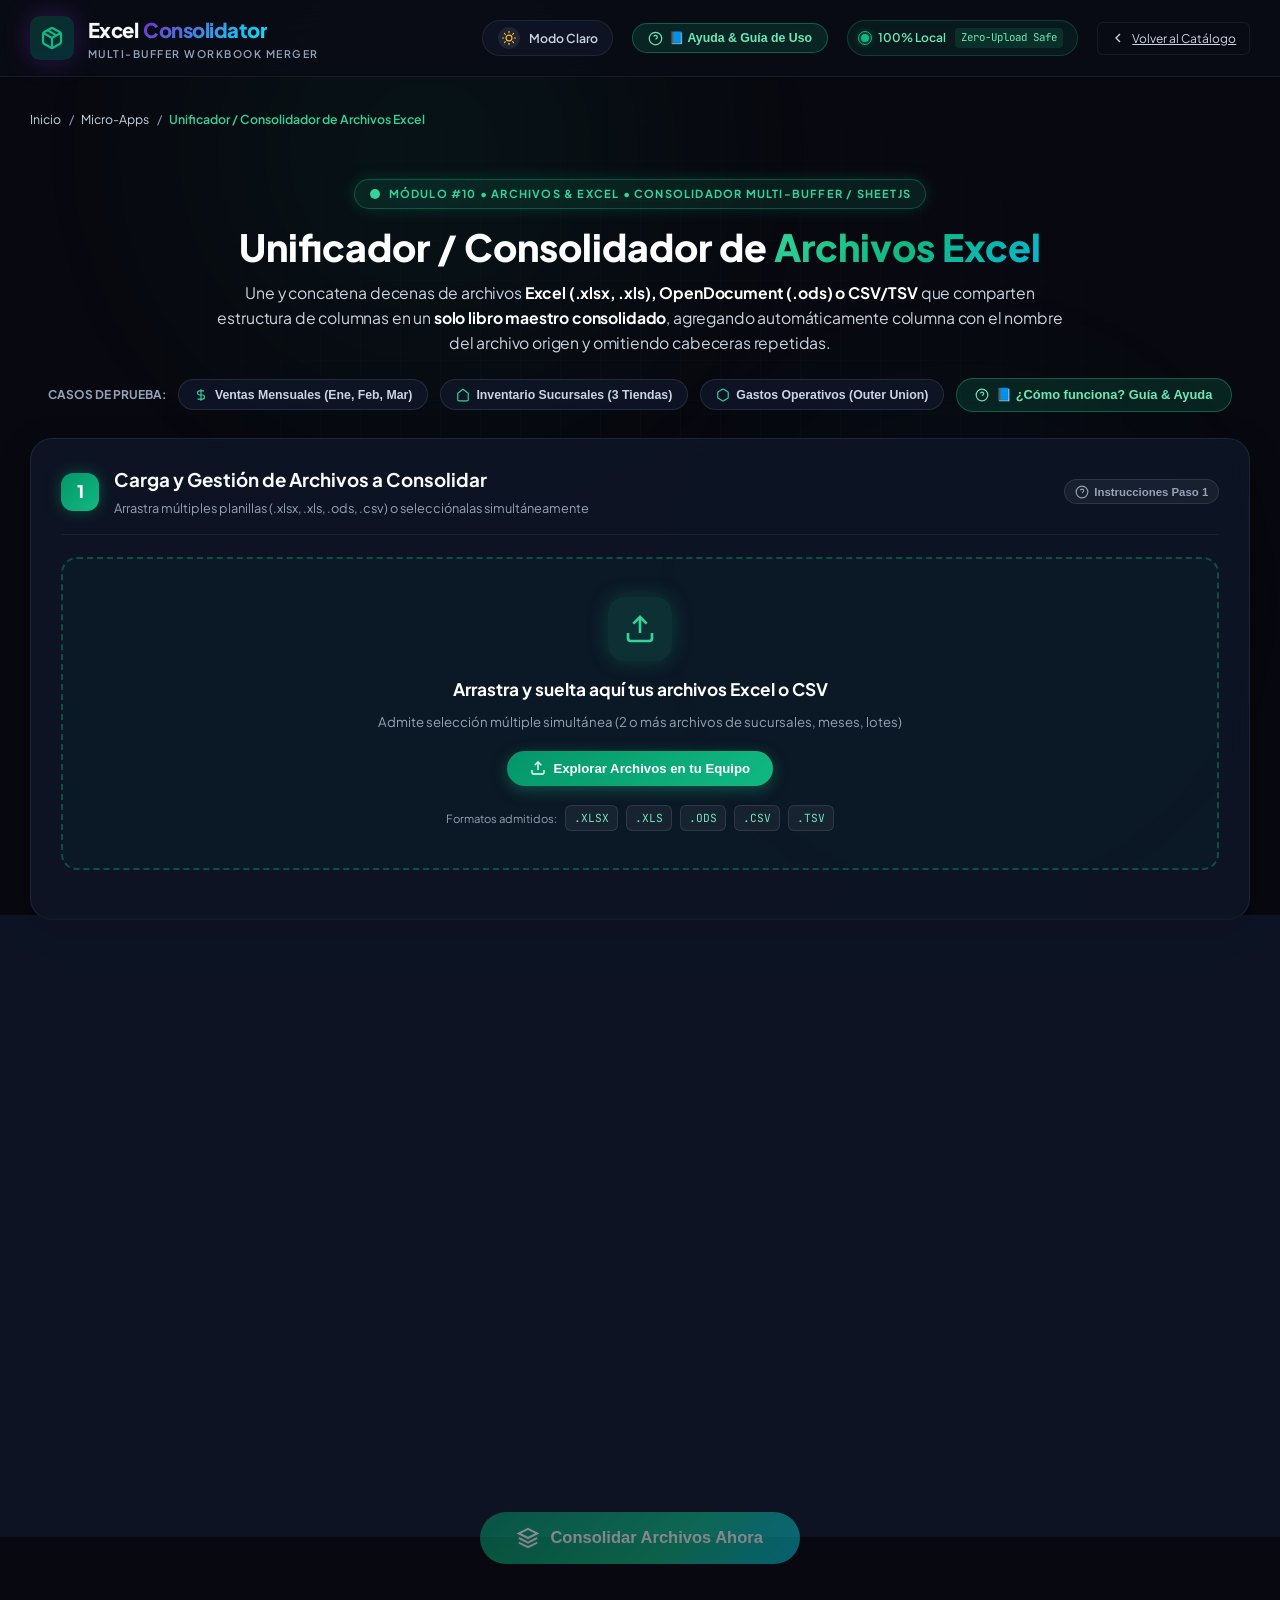
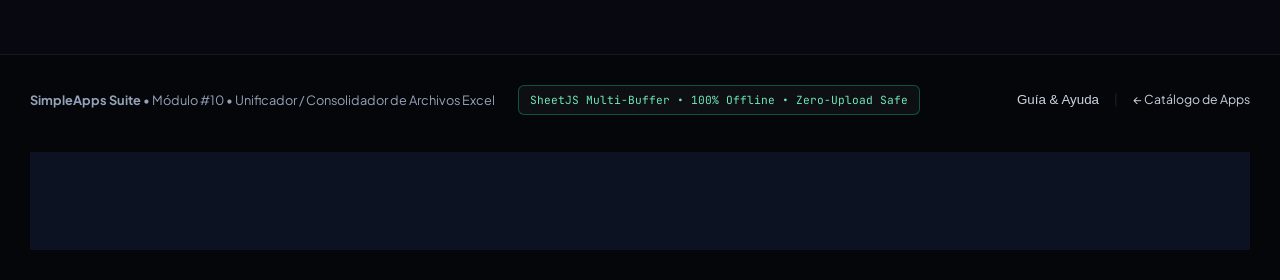
<file: apps/excel-consolidator/index.html>
<!DOCTYPE html>
<html lang="es">
<head>
    <meta charset="UTF-8">
    <meta name="viewport" content="width=device-width, initial-scale=1.0">
    <meta name="color-scheme" content="dark light">
    <title>Unificador / Consolidador de Archivos Excel • SimpleApps Suite</title>

    <!-- Motor de Tema (Claro / Oscuro) -->
    <script src="../../assets/js/theme.js"></script>

    <!-- Favicon Oficial -->
    <link rel="icon" type="image/svg+xml" href="../../assets/images/favicon.svg">
    <link rel="icon" type="image/png" sizes="32x32" href="../../assets/images/favicon.png">
    <link rel="shortcut icon" href="../../favicon.ico">

    <!-- Tipografía Google Fonts -->
    <link rel="preconnect" href="https://fonts.googleapis.com">
    <link rel="preconnect" href="https://fonts.gstatic.com" crossorigin>
    <link href="https://fonts.googleapis.com/css2?family=Plus+Jakarta+Sans:wght@300;400;500;600;700;800&family=JetBrains+Mono:wght@400;500;600;700&display=swap" rel="stylesheet">

    <!-- Hojas de Estilo -->
    <link rel="stylesheet" href="../../assets/css/style.css?v=2.1">
    <link rel="stylesheet" href="style.css?v=2.1">
</head>
<body>
    <!-- Efectos de Fondo y Luz Ambiental -->
    <div class="ambient-glow" aria-hidden="true">
        <div class="ambient-orb ambient-orb-1" style="background: radial-gradient(circle, rgba(16, 185, 129, 0.25) 0%, transparent 70%);"></div>
        <div class="ambient-orb ambient-orb-2" style="background: radial-gradient(circle, rgba(6, 182, 212, 0.18) 0%, transparent 70%);"></div>
    </div>
    <div class="bg-grid-pattern" aria-hidden="true"></div>

    <div class="app-wrapper">
        <!-- =================================================================
             1. HEADER PRINCIPAL
             ================================================================= -->
        <header class="top-header">
            <div class="header-inner">
                <a href="../../index.html" class="brand-area" title="Volver al Inicio de SimpleApps">
                    <div class="brand-icon-box" style="background: linear-gradient(135deg, rgba(16, 185, 129, 0.2), rgba(6, 182, 212, 0.2)); border-color: rgba(16, 185, 129, 0.4);">
                        <svg viewBox="0 0 24 24" fill="none" stroke="#10B981" stroke-width="2.2">
                            <path d="m7.5 4.27 9 5.15"/>
                            <path d="M21 8a2 2 0 0 0-1-1.73l-7-4a2 2 0 0 0-2 0l-7 4A2 2 0 0 0 3 8v8a2 2 0 0 0 1 1.73l7 4a2 2 0 0 0 2 0l7-4A2 2 0 0 0 21 16Z"/>
                            <path d="m3.3 7 8.7 5 8.7-5"/>
                            <path d="M12 22V12"/>
                        </svg>
                    </div>
                    <div class="brand-text-box">
                        <span class="brand-name">Excel <span class="brand-highlight" style="color: var(--emerald-light);">Consolidator</span></span>
                        <span class="brand-tagline">Multi-Buffer Workbook Merger</span>
                    </div>
                </a>

                <!-- Acciones del Header -->
                <div class="header-actions">
                    <!-- Alternador de Tema -->
                    <button id="themeToggleBtn" class="theme-toggle-btn" aria-label="Cambiar tema" title="Alternar entre modo claro y modo oscuro">
                        <span class="theme-toggle-icon-wrap">
                            <svg class="icon-sun" viewBox="0 0 24 24" fill="none" stroke="currentColor" stroke-width="2" stroke-linecap="round" stroke-linejoin="round">
                                <circle cx="12" cy="12" r="5"></circle>
                                <line x1="12" y1="1" x2="12" y2="3"></line>
                                <line x1="12" y1="21" x2="12" y2="23"></line>
                                <line x1="4.22" y1="4.22" x2="5.64" y2="5.64"></line>
                                <line x1="18.36" y1="18.36" x2="19.78" y2="19.78"></line>
                                <line x1="1" y1="12" x2="3" y2="12"></line>
                                <line x1="21" y1="12" x2="23" y2="12"></line>
                                <line x1="4.22" y1="19.78" x2="5.64" y2="18.36"></line>
                                <line x1="18.36" y1="5.64" x2="19.78" y2="4.22"></line>
                            </svg>
                            <svg class="icon-moon" viewBox="0 0 24 24" fill="none" stroke="currentColor" stroke-width="2" stroke-linecap="round" stroke-linejoin="round">
                                <path d="M21 12.79A9 9 0 1 1 11.21 3 7 7 0 0 0 21 12.79z"></path>
                            </svg>
                        </span>
                        <span class="theme-toggle-label">Modo Claro</span>
                    </button>

                    <!-- Botón Prominente de Ayuda y Guía -->
                    <button type="button" class="btn-help-guide" id="btnOpenHelpModal" title="Manual Operativo y Guía de Uso del Módulo">
                        <svg width="15" height="15" viewBox="0 0 24 24" fill="none" stroke="currentColor" stroke-width="2"><circle cx="12" cy="12" r="10"/><path d="M9.09 9a3 3 0 0 1 5.83 1c0 2-3 3-3 3"/><line x1="12" y1="17" x2="12.01" y2="17"/></svg>
                        <span>📘 Ayuda & Guía de Uso</span>
                    </button>

                    <div class="server-status-pill" title="Modo Local: No se envía ningún dato. Modo Web: Archivos enviados cifrados únicamente para procesar la tarea (RGPD).">
                        <span class="status-dot" style="background: #10B981; box-shadow: 0 0 8px #10B981;"></span>
                        <span class="server-meta-tag">100% Local</span>
                        <span class="server-php-tag" style="background: rgba(16, 185, 129, 0.15); color: #6EE7B7;">Zero-Upload Safe</span>
                    </div>

                    <a href="../../index.html" class="btn-subnav-ghost" title="Volver al Catálogo de Apps">
                        <svg width="16" height="16" viewBox="0 0 24 24" fill="none" stroke="currentColor" stroke-width="2"><polyline points="15 18 9 12 15 6"/></svg>
                        <span>Volver al Catálogo</span>
                    </a>
                </div>
            </div>
        </header>

        <!-- =================================================================
             2. CONTENIDO PRINCIPAL
             ================================================================= -->
        <main class="main-container">
            <!-- Breadcrumbs -->
            <div class="breadcrumb-row">
                <a href="../../index.html" class="footer-link">Inicio</a>
                <span class="breadcrumb-separator">/</span>
                <a href="../../index.html" class="footer-link">Micro-Apps</a>
                <span class="breadcrumb-separator">/</span>
                <span class="breadcrumb-item active" style="color: var(--emerald-light);">Unificador / Consolidador de Archivos Excel</span>
            </div>

            <!-- Hero Section -->
            <section class="hero-consolidator">
                <div class="consolidator-tag">
                    <svg width="12" height="12" viewBox="0 0 24 24" fill="currentColor"><circle cx="12" cy="12" r="10"/></svg>
                    MÓDULO #10 • ARCHIVOS &amp; EXCEL • CONSOLIDADOR MULTI-BUFFER / SHEETJS
                </div>
                <h1 class="hero-title-emerald">
                    Unificador / Consolidador de <span class="glow-text-emerald">Archivos Excel</span>
                </h1>
                <p class="hero-description">
                    Une y concatena decenas de archivos <strong>Excel (.xlsx, .xls), OpenDocument (.ods) o CSV/TSV</strong> 
                    que comparten estructura de columnas en un <strong>solo libro maestro consolidado</strong>, 
                    agregando automáticamente columna con el nombre del archivo origen y omitiendo cabeceras repetidas.
                </p>

                <!-- Barra de Presets Rápidos y Ayuda Hero -->
                <div class="presets-strip">
                    <span style="font-size: 0.8rem; font-weight: 700; color: var(--text-muted); text-transform: uppercase;">Casos de Prueba:</span>
                    <button type="button" class="preset-btn" id="btnPresetSales" title="Cargar 3 archivos de ventas mensuales">
                        <svg width="14" height="14" viewBox="0 0 24 24" fill="none" stroke="currentColor" stroke-width="2"><path d="M12 2v20M17 5H9.5a3.5 3.5 0 0 0 0 7h5a3.5 3.5 0 0 1 0 7H6"/></svg>
                        <span>Ventas Mensuales (Ene, Feb, Mar)</span>
                    </button>
                    <button type="button" class="preset-btn" id="btnPresetStores" title="Cargar 3 sucursales regionales">
                        <svg width="14" height="14" viewBox="0 0 24 24" fill="none" stroke="currentColor" stroke-width="2"><path d="M3 9l9-7 9 7v11a2 2 0 0 1-2 2H5a2 2 0 0 1-2-2z"/></svg>
                        <span>Inventario Sucursales (3 Tiendas)</span>
                    </button>
                    <button type="button" class="preset-btn" id="btnPresetExpenses" title="Cargar archivos de gastos con columnas desordenadas">
                        <svg width="14" height="14" viewBox="0 0 24 24" fill="none" stroke="currentColor" stroke-width="2"><path d="M21 16V8a2 2 0 0 0-1-1.73l-7-4a2 2 0 0 0-2 0l-7 4A2 2 0 0 0 3 8v8a2 2 0 0 0 1 1.73l7 4a2 2 0 0 0 2 0l7-4A2 2 0 0 0 21 16z"/></svg>
                        <span>Gastos Operativos (Outer Union)</span>
                    </button>

                    <button type="button" class="btn-help-hero" id="btnOpenHelpHero" title="Ver guía interactiva y explicaciones">
                        <svg width="14" height="14" viewBox="0 0 24 24" fill="none" stroke="currentColor" stroke-width="2"><circle cx="12" cy="12" r="10"/><path d="M9.09 9a3 3 0 0 1 5.83 1c0 2-3 3-3 3"/><line x1="12" y1="17" x2="12.01" y2="17"/></svg>
                        <span>📘 ¿Cómo funciona? Guía & Ayuda</span>
                    </button>
                </div>
            </section>

            <!-- =============================================================
                 PASO 1: CARGA Y GESTIÓN DE ARCHIVOS
                 ============================================================= -->
            <section class="step-section" id="step1Section">
                <div class="step-header">
                    <div class="step-title-wrap">
                        <div class="step-number">1</div>
                        <div>
                            <h2 class="step-title">Carga y Gestión de Archivos a Consolidar</h2>
                            <p class="step-desc">Arrastra múltiples planillas (.xlsx, .xls, .ods, .csv) o selecciónalas simultáneamente</p>
                        </div>
                    </div>
                    <button type="button" class="btn-step-help" data-help-tab="tabHelpStep1" title="Ayuda sobre este paso">
                        <svg width="14" height="14" viewBox="0 0 24 24" fill="none" stroke="currentColor" stroke-width="2"><circle cx="12" cy="12" r="10"/><path d="M9.09 9a3 3 0 0 1 5.83 1c0 2-3 3-3 3"/><line x1="12" y1="17" x2="12.01" y2="17"/></svg>
                        <span>Instrucciones Paso 1</span>
                    </button>
                </div>

                <!-- Zona de Carga Drag & Drop -->
                <div class="dropzone-container" id="dropzone" role="button" tabindex="0" aria-label="Zona para arrastrar y soltar archivos Excel">
                    <input type="file" id="fileInput" multiple accept=".xlsx,.xls,.ods,.csv,.tsv" style="display: none;">
                    <div class="dropzone-icon-box">
                        <svg width="32" height="32" viewBox="0 0 24 24" fill="none" stroke="currentColor" stroke-width="2">
                            <path d="M21 15v4a2 2 0 0 1-2 2H5a2 2 0 0 1-2-2v-4"/>
                            <polyline points="17 8 12 3 7 8"/>
                            <line x1="12" y1="3" x2="12" y2="15"/>
                        </svg>
                    </div>
                    <div class="dropzone-title">Arrastra y suelta aquí tus archivos Excel o CSV</div>
                    <div class="dropzone-subtitle">Admite selección múltiple simultánea (2 o más archivos de sucursales, meses, lotes)</div>
                    <button type="button" class="dropzone-btn-select" id="btnSelectFiles">
                        <svg width="16" height="16" viewBox="0 0 24 24" fill="none" stroke="currentColor" stroke-width="2"><path d="M21 15v4a2 2 0 0 1-2 2H5a2 2 0 0 1-2-2v-4"/><polyline points="17 8 12 3 7 8"/><line x1="12" y1="3" x2="12" y2="15"/></svg>
                        <span>Explorar Archivos en tu Equipo</span>
                    </button>
                    <div class="dropzone-formats-badge">
                        <span>Formatos admitidos:</span>
                        <span class="format-pill">.XLSX</span>
                        <span class="format-pill">.XLS</span>
                        <span class="format-pill">.ODS</span>
                        <span class="format-pill">.CSV</span>
                        <span class="format-pill">.TSV</span>
                    </div>
                </div>

                <!-- Cola de Archivos Cargados -->
                <div id="filesQueueContainer" style="display: none;">
                    <div class="files-queue-header">
                        <div class="files-queue-title">
                            <span>Archivos en Cola de Fusión</span>
                            <span class="files-count-badge" id="filesCountBadge">0 archivos</span>
                        </div>
                        <div class="files-queue-actions">
                            <button type="button" class="btn-ghost-sm" id="btnClearFiles" title="Eliminar todos los archivos cargados">
                                <svg width="14" height="14" viewBox="0 0 24 24" fill="none" stroke="currentColor" stroke-width="2"><polyline points="3 6 5 6 21 6"/><path d="M19 6v14a2 2 0 0 1-2 2H7a2 2 0 0 1-2-2V6m3 0V4a2 2 0 0 1 2-2h4a2 2 0 0 1 2 2v2"/></svg>
                                <span>Limpiar Cola</span>
                            </button>
                        </div>
                    </div>

                    <div class="files-list" id="filesList">
                        <!-- Renderizado dinámico de archivos -->
                    </div>
                </div>
            </section>

            <!-- =============================================================
                 PASO 2: CONFIGURACIÓN DE FUSIÓN & REGLAS
                 ============================================================= -->
            <section class="step-section" id="step2Section">
                <div class="step-header">
                    <div class="step-title-wrap">
                        <div class="step-number">2</div>
                        <div>
                            <h2 class="step-title">Configuración de Fusión &amp; Reglas de Esquema</h2>
                            <p class="step-desc">Ajusta cómo se combinan las columnas, el manejo de hojas y la columna de origen</p>
                        </div>
                    </div>
                    <button type="button" class="btn-step-help" data-help-tab="tabHelpStep2" title="Ayuda sobre este paso">
                        <svg width="14" height="14" viewBox="0 0 24 24" fill="none" stroke="currentColor" stroke-width="2"><circle cx="12" cy="12" r="10"/><path d="M9.09 9a3 3 0 0 1 5.83 1c0 2-3 3-3 3"/><line x1="12" y1="17" x2="12.01" y2="17"/></svg>
                        <span>Instrucciones Paso 2</span>
                    </button>
                </div>

                <div class="options-grid">
                    <!-- Grupo 1: Fusión de Esquema de Columnas -->
                    <div class="option-group-card">
                        <h3>
                            <svg width="18" height="18" viewBox="0 0 24 24" fill="none" stroke="currentColor" stroke-width="2"><polyline points="16 18 22 12 16 6"/><polyline points="8 6 2 12 8 18"/></svg>
                            <span>Modo de Unión de Columnas</span>
                        </h3>

                        <label class="radio-mode-tile">
                            <input type="radio" name="schemaMode" value="union" checked>
                            <div>
                                <span class="tile-title">Unión Completa (Outer Union - Recomendado)</span>
                                <p class="tile-desc">Conserva todas las columnas de todos los archivos. Si un archivo carece de una columna, se rellena con celda vacía.</p>
                            </div>
                        </label>

                        <label class="radio-mode-tile">
                            <input type="radio" name="schemaMode" value="intersection">
                            <div>
                                <span class="tile-title">Intersección Estricta (Inner Intersection)</span>
                                <p class="tile-desc">Conserva únicamente las columnas que existen en absolutamente todos los archivos cargados.</p>
                            </div>
                        </label>

                        <label class="radio-mode-tile">
                            <input type="radio" name="schemaMode" value="template">
                            <div>
                                <span class="tile-title">Plantilla Maestra (Master Template)</span>
                                <p class="tile-desc">Usa estrictamente las columnas del primer archivo de la cola como molde obligatorio.</p>
                            </div>
                        </label>
                    </div>

                    <!-- Grupo 2: Metadatos de Origen -->
                    <div class="option-group-card">
                        <h3>
                            <svg width="18" height="18" viewBox="0 0 24 24" fill="none" stroke="currentColor" stroke-width="2"><path d="M14 2H6a2 2 0 0 0-2 2v16a2 2 0 0 0 2 2h12a2 2 0 0 0 2-2V8z"/><polyline points="14 2 14 8 20 8"/></svg>
                            <span>Metadatos de Procedencia</span>
                        </h3>

                        <label class="checkbox-row">
                            <input type="checkbox" id="chkAddSourceFile" checked>
                            <span class="checkbox-label-text">
                                <strong>Incluir columna con el nombre del archivo origen</strong><br>
                                <span style="font-size: 0.76rem; color: var(--text-muted);">Identifica de qué planilla proviene cada fila en el libro consolidado.</span>
                            </span>
                        </label>

                        <div class="input-sub-row">
                            <span style="font-size: 0.78rem; color: var(--text-muted);">Nombre de la columna:</span>
                            <input type="text" id="txtSourceFileColName" value="Archivo_Origen" class="input-text-dark">
                        </div>

                        <div class="input-sub-row">
                            <span style="font-size: 0.78rem; color: var(--text-muted);">Posición de la columna:</span>
                            <select id="selSourceColPos" class="select-dark">
                                <option value="first" selected>Al inicio (Columna A)</option>
                                <option value="last">Al final (Última columna)</option>
                            </select>
                        </div>

                        <label class="checkbox-row" style="margin-top: 0.5rem;">
                            <input type="checkbox" id="chkAddSourceSheet">
                            <span class="checkbox-label-text">
                                <strong>Incluir columna con el nombre de la hoja origen</strong><br>
                                <span style="font-size: 0.76rem; color: var(--text-muted);">Útil si tus archivos tienen múltiples pestañas o nombres de mes/área.</span>
                            </span>
                        </label>
                    </div>

                    <!-- Grupo 3: Tratamiento Multi-Hoja & Limpieza -->
                    <div class="option-group-card">
                        <h3>
                            <svg width="18" height="18" viewBox="0 0 24 24" fill="none" stroke="currentColor" stroke-width="2"><polyline points="22 12 18 12 15 21 9 3 6 12 2 12"/></svg>
                            <span>Hojas y Limpieza de Datos</span>
                        </h3>

                        <div style="display: flex; flex-direction: column; gap: 0.5rem;">
                            <span style="font-size: 0.8rem; font-weight: 700; color: var(--text-secondary);">Tratamiento de Hojas de Cálculo:</span>
                            <select id="selSheetMode" class="select-dark" style="width: 100%;">
                                <option value="first" selected>Consolidar solo la Primera Hoja de cada archivo</option>
                                <option value="all">Consolidar Todas las Hojas de cada archivo en una sola tabla</option>
                            </select>
                        </div>

                        <label class="checkbox-row" style="margin-top: 0.5rem;">
                            <input type="checkbox" id="chkCaseInsensitive" checked>
                            <span class="checkbox-label-text">
                                <strong>Normalizar nombres de columnas (Sin importar mayúsculas/minúsculas)</strong><br>
                                <span style="font-size: 0.76rem; color: var(--text-muted);">Une "PRECIO", "Precio" y "precio" en la misma columna canónica.</span>
                            </span>
                        </label>

                        <label class="checkbox-row">
                            <input type="checkbox" id="chkTrimWhitespace" checked>
                            <span class="checkbox-label-text">
                                <strong>Eliminar espacios sobrantes (Trim en celdas y cabeceras)</strong>
                            </span>
                        </label>

                        <label class="checkbox-row">
                            <input type="checkbox" id="chkRemoveEmptyRows" checked>
                            <span class="checkbox-label-text">
                                <strong>Omitir filas completamente vacías o cabeceras repetidas</strong>
                            </span>
                        </label>

                        <label class="checkbox-row">
                            <input type="checkbox" id="chkRemoveDuplicates">
                            <span class="checkbox-label-text">
                                <strong>Eliminar filas idénticas duplicadas entre archivos</strong>
                            </span>
                        </label>
                    </div>
                </div>
            </section>

            <!-- Botón Principal de Fusión -->
            <div class="action-consolidate-strip">
                <button type="button" class="btn-consolidate-main" id="btnRunConsolidation" disabled>
                    <svg width="22" height="22" viewBox="0 0 24 24" fill="none" stroke="currentColor" stroke-width="2.2">
                        <polygon points="12 2 2 7 12 12 22 7 12 2"/>
                        <polyline points="2 17 12 22 22 17"/>
                        <polyline points="2 12 12 17 22 12"/>
                    </svg>
                    <span>Consolidar Archivos Ahora</span>
                </button>
            </div>

            <!-- =============================================================
                 PASO 3: RESULTADOS, AUDITORÍA & DESCARGA
                 ============================================================= -->
            <section class="step-section" id="step3Section" style="display: none;">
                <div class="step-header">
                    <div class="step-title-wrap">
                        <div class="step-number">3</div>
                        <div>
                            <h2 class="step-title">Libro Maestro Consolidado &amp; Auditoría</h2>
                            <p class="step-desc">Inspecciona el resultado unificado, previsualiza los datos y descarga tu archivo maestro</p>
                        </div>
                    </div>
                    <button type="button" class="btn-step-help" data-help-tab="tabHelpStep3" title="Ayuda sobre este paso">
                        <svg width="14" height="14" viewBox="0 0 24 24" fill="none" stroke="currentColor" stroke-width="2"><circle cx="12" cy="12" r="10"/><path d="M9.09 9a3 3 0 0 1 5.83 1c0 2-3 3-3 3"/><line x1="12" y1="17" x2="12.01" y2="17"/></svg>
                        <span>Instrucciones Paso 3</span>
                    </button>
                </div>

                <!-- Cinta de Métricas en Vivo -->
                <div class="metrics-ribbon">
                    <div class="metric-card">
                        <div class="metric-val" id="metricFiles" style="color: var(--emerald-bright);">0</div>
                        <div class="metric-label">Archivos Unidos</div>
                    </div>
                    <div class="metric-card">
                        <div class="metric-val" id="metricRows" style="color: #FFFFFF;">0</div>
                        <div class="metric-label">Filas Totales</div>
                    </div>
                    <div class="metric-card">
                        <div class="metric-val" id="metricCols" style="color: #38BDF8;">0</div>
                        <div class="metric-label">Columnas Maestras</div>
                    </div>
                    <div class="metric-card">
                        <div class="metric-val" id="metricTime" style="color: #FCD34D;">0 ms</div>
                        <div class="metric-label">Tiempo de Fusión</div>
                    </div>
                </div>

                <!-- Barra de Acciones y Exportación -->
                <div class="export-bar">
                    <div style="display: flex; align-items: center; gap: 0.65rem;">
                        <span style="font-size: 0.85rem; font-weight: 700; color: #FFFFFF;">Nombre del archivo:</span>
                        <input type="text" id="txtOutputFileName" value="consolidado_maestro.xlsx" class="input-text-dark" style="max-width: 280px;">
                    </div>

                    <div class="export-buttons-group">
                        <button type="button" class="btn-export-excel" id="btnDownloadExcel" title="Descargar como archivo Excel nativo (.xlsx)">
                            <svg width="17" height="17" viewBox="0 0 24 24" fill="none" stroke="currentColor" stroke-width="2"><path d="M21 15v4a2 2 0 0 1-2 2H5a2 2 0 0 1-2-2v-4"/><polyline points="7 10 12 15 17 10"/><line x1="12" y1="15" x2="12" y2="3"/></svg>
                            <span>Descargar Libro Excel (.xlsx)</span>
                        </button>
                        <button type="button" class="btn-export-csv" id="btnDownloadCsv" title="Descargar como archivo CSV (.csv)">
                            <svg width="16" height="16" viewBox="0 0 24 24" fill="none" stroke="currentColor" stroke-width="2"><path d="M14 2H6a2 2 0 0 0-2 2v16a2 2 0 0 0 2 2h12a2 2 0 0 0 2-2V8z"/><polyline points="14 2 14 8 20 8"/></svg>
                            <span>Exportar CSV</span>
                        </button>
                        <button type="button" class="btn-copy-table" id="btnCopyTable" title="Copiar datos tabulados al portapapeles">
                            <svg width="15" height="15" viewBox="0 0 24 24" fill="none" stroke="currentColor" stroke-width="2"><rect x="9" y="9" width="13" height="13" rx="2" ry="2"/><path d="M5 15H4a2 2 0 0 1-2-2V4a2 2 0 0 1 2-2h9a2 2 0 0 1 2 2v1"/></svg>
                            <span>Copiar al Portapapeles</span>
                        </button>
                    </div>
                </div>

                <!-- Vista Previa Interactiva de la Tabla Consolidada -->
                <div class="table-preview-card">
                    <div class="table-toolbar">
                        <div style="display: flex; align-items: center; gap: 0.75rem;">
                            <span style="font-size: 0.82rem; font-weight: 700; color: var(--text-secondary);">Vista Previa de Filas:</span>
                            <span id="previewCountBadge" style="font-size: 0.75rem; color: var(--text-muted); font-family: var(--font-mono);">Mostrando 0 de 0</span>
                        </div>
                        <div style="display: flex; align-items: center; gap: 0.5rem;">
                            <input type="text" id="tableFilterInput" placeholder="Buscar en la tabla..." class="table-search-input">
                            <select id="previewPageSize" class="select-dark" style="font-size: 0.78rem; padding: 0.35rem 0.65rem;">
                                <option value="25">25 filas</option>
                                <option value="50" selected>50 filas</option>
                                <option value="100">100 filas</option>
                                <option value="all">Todas</option>
                            </select>
                        </div>
                    </div>

                    <div class="table-scroll-container">
                        <table class="consolidated-table" id="consolidatedTable">
                            <thead id="tableHead"></thead>
                            <tbody id="tableBody"></tbody>
                        </table>
                    </div>
                </div>

                <!-- Desglose Archivo por Archivo (Auditoría) -->
                <div style="margin-top: 1.5rem;">
                    <h3 style="font-size: 0.95rem; font-weight: 700; color: var(--text-secondary); margin-bottom: 0.75rem;">
                        📋 Resumen de Contribución por Archivo
                    </h3>
                    <div id="fileContributionList" style="display: grid; grid-template-columns: repeat(auto-fit, minmax(240px, 1fr)); gap: 0.75rem;">
                        <!-- Renderizado dinámico -->
                    </div>
                </div>
            </section>
        </main>

        <!-- =================================================================
             3. FOOTER
             ================================================================= -->
        <footer class="site-footer">
            <div class="footer-inner">
                <div class="footer-left">
                    <span><strong>SimpleApps Suite</strong> • Módulo #10 • Unificador / Consolidador de Archivos Excel</span>
                    <span class="footer-badge-tech" style="border-color: rgba(16, 185, 129, 0.4); color: var(--emerald-bright);">SheetJS Multi-Buffer • 100% Offline • Zero-Upload Safe</span>
                </div>
                <div class="footer-right">
                    <button type="button" class="footer-link" id="btnFooterHelp" style="background: none; border: none; cursor: pointer;">Guía &amp; Ayuda</button>
                    <span style="color: var(--border-medium);">|</span>
                    <a href="../../index.html" class="footer-link">← Catálogo de Apps</a>
                </div>
                <div class="site-footer-privacy-note">
                    🔒 <strong>Aviso Legal de Privacidad y Tratamiento de Datos (RGPD/GDPR):</strong> En <span class="privacy-tag-local">Ejecución Local</span> (On-Premise / Localhost), el procesamiento es 100% en tu equipo y <strong>NO se envía ningún dato</strong> ni archivo al exterior. En la <span class="privacy-tag-web">Versión Web en Línea</span>, los archivos pueden ser transmitidos de forma segura y cifrada (HTTPS/TLS) únicamente con el fin exclusivo de finalizar la tarea técnica solicitada (Art. 5.1.b RGPD); se procesan de forma efímera en memoria volátil, sin almacenamiento persistente, sin copias de seguridad, sin compartirse con terceros ni utilizarse para entrenamiento de modelos, eliminándose inmediatamente al concluir el proceso.
                </div>
            </div>
        </footer>
    </div>

    <!-- =================================================================
         MODAL DE AYUDA Y GUÍA DE USO (SINCRONIZADO Y FLUIDO)
         ================================================================= -->
    <div class="modal-overlay" id="helpModal" role="dialog" aria-modal="true" aria-labelledby="helpModalTitle">
        <div class="modal-window">
            <div class="modal-header">
                <div class="modal-title-wrap">
                    <div class="modal-icon-badge">
                        <svg width="22" height="22" viewBox="0 0 24 24" fill="none" stroke="currentColor" stroke-width="2"><circle cx="12" cy="12" r="10"/><path d="M9.09 9a3 3 0 0 1 5.83 1c0 2-3 3-3 3"/><line x1="12" y1="17" x2="12.01" y2="17"/></svg>
                    </div>
                    <div>
                        <h2 class="modal-title" id="helpModalTitle">Manual Operativo &amp; Guía de Uso del Módulo</h2>
                        <p class="modal-subtitle">Consolidador Multi-Buffer de Archivos Excel • SimpleApps Suite</p>
                    </div>
                </div>
                <button type="button" class="modal-close-btn" id="btnCloseHelpModal" aria-label="Cerrar ayuda">&times;</button>
            </div>

            <!-- Navegación de Pestañas de Ayuda -->
            <div class="help-tabs-nav">
                <button type="button" class="help-tab-btn active" data-tab="tabHelpOverview">
                    <span>🌟 Visión General</span>
                </button>
                <button type="button" class="help-tab-btn" data-tab="tabHelpPresets">
                    <span>⚡ Presets de Prueba</span>
                </button>
                <button type="button" class="help-tab-btn" data-tab="tabHelpStep1">
                    <span>📂 Paso 1: Carga</span>
                </button>
                <button type="button" class="help-tab-btn" data-tab="tabHelpStep2">
                    <span>⚙️ Paso 2: Fusión &amp; Esquema</span>
                </button>
                <button type="button" class="help-tab-btn" data-tab="tabHelpStep3">
                    <span>📊 Paso 3: Exportación</span>
                </button>
                <button type="button" class="help-tab-btn" data-tab="tabHelpPrivacy">
                    <span>🛡️ Seguridad &amp; Privacidad</span>
                </button>
            </div>

            <!-- Contenido de las Pestañas -->
            <div class="modal-body help-modal-body">
                <!-- Pestaña 1: Visión General -->
                <div class="help-tab-content" id="tabHelpOverview">
                    <div class="help-section-card">
                        <h3>🎯 ¿Qué es el Unificador / Consolidador de Archivos Excel?</h3>
                        <p>Es una herramienta de ingeniería de datos en memoria diseñada para combinar, apilar y conciliar decenas de archivos independientes de Excel (<code>.xlsx</code>, <code>.xls</code>), LibreOffice (<code>.ods</code>) o texto (<code>.csv</code>, <code>.tsv</code>) en un <strong>único libro maestro de Excel</strong> listo para análisis en tablas dinámicas, Power BI o bases de datos.</p>
                    </div>

                    <div class="help-section-card">
                        <h3>🔄 El Flujo de Trabajo en 3 Pasos</h3>
                        <ul class="help-list">
                            <li><strong>Paso 1 (Carga):</strong> Arrastra 2 o más archivos a la zona de carga o selecciona tus planillas. Puedes reordenar la secuencia de apilado con las flechas ▲ y ▼.</li>
                            <li><strong>Paso 2 (Configuración):</strong> Elige el modo de unión de columnas (Unión completa, Intersección o Plantilla) y activa la inyección automática del nombre del archivo origen.</li>
                            <li><strong>Paso 3 (Consolidación &amp; Descarga):</strong> Genera el libro maestro en milisegundos, audita el desglose de filas y descarga el archivo <code>.xlsx</code> o <code>.csv</code>.</li>
                        </ul>
                    </div>
                </div>

                <!-- Pestaña 2: Presets de Prueba -->
                <div class="help-tab-content" id="tabHelpPresets" style="display: none;">
                    <div class="help-section-card">
                        <h3>⚡ Casos de Prueba Listos para Probar en 1 Clic</h3>
                        <p>En la parte superior dispones de 3 botones de presets prediseñados con datos realistas para verificar inmediatamente el comportamiento del motor:</p>
                        <div class="help-grid-2">
                            <div class="help-item-box">
                                <strong>1. Ventas Mensuales (Ene, Feb, Mar):</strong>
                                <p>Simula 3 archivos contables de diferentes meses con clientes, productos y montos. Demuestra cómo se concatenan filas respetando las columnas idénticas.</p>
                            </div>
                            <div class="help-item-box">
                                <strong>2. Inventario Sucursales (3 Tiendas):</strong>
                                <p>3 planillas de inventario de tiendas físicas (Sucursal Norte, Centro y Sur). Ideal para observar cómo la columna <code>Archivo_Origen</code> identifica el stock de cada tienda.</p>
                            </div>
                            <div class="help-item-box">
                                <strong>3. Gastos Operativos (Outer Union):</strong>
                                <p>3 archivos que tienen columnas adicionales o nombres con ligeras variantes. Demuestra cómo el modo de unión inteligente preserva todas las columnas rellenando con vacío.</p>
                            </div>
                        </div>
                    </div>
                </div>

                <!-- Pestaña 3: Paso 1 Carga -->
                <div class="help-tab-content" id="tabHelpStep1" style="display: none;">
                    <div class="help-section-card">
                        <h3>📂 Cómo Cargar y Gestionar Archivos</h3>
                        <ul class="help-list">
                            <li><strong>Selección múltiple:</strong> Puedes seleccionar 2, 10 o 50 archivos simultáneamente manteniendo presionada la tecla <code>Ctrl</code> o <code>Shift</code> al explorar carpetas.</li>
                            <li><strong>Reordenar la secuencia:</strong> El orden en que aparecen los archivos en la lista determina el orden en que se apilarán las filas en el libro consolidado. Usa los botones ▲ y ▼ para mover un archivo hacia arriba o hacia abajo.</li>
                            <li><strong>Vista previa individual:</strong> Haz clic en el ícono de ojo (👁️) para inspeccionar las hojas y filas de cualquier archivo antes de consolidar.</li>
                        </ul>
                    </div>
                </div>

                <!-- Pestaña 4: Paso 2 Fusión & Esquema -->
                <div class="help-tab-content" id="tabHelpStep2" style="display: none;">
                    <div class="help-section-card">
                        <h3>⚙️ Modos de Fusión de Columnas y Metadatos</h3>
                        <div class="help-grid-2">
                            <div class="help-item-box">
                                <strong>Unión Completa (Outer Union):</strong>
                                <p>La opción más flexible. Si el archivo A tiene columnas <code>[ID, Nombre]</code> y el archivo B tiene <code>[ID, Nombre, Telefono]</code>, el consolidado tendrá las 3 columnas.</p>
                            </div>
                            <div class="help-item-box">
                                <strong>Intersección Estricta (Inner):</strong>
                                <p>Conserva únicamente las columnas comunes a todos los archivos. Descarta cualquier columna secundaria que no esté presente en todas las planillas.</p>
                            </div>
                            <div class="help-item-box">
                                <strong>Columna Archivo Origen:</strong>
                                <p>Inyecta una columna (ej. <code>Archivo_Origen</code>) indicando de qué planilla vino cada registro. Puedes ubicarla en la primera columna (Columna A) o al final.</p>
                            </div>
                            <div class="help-item-box">
                                <strong>Normalización de Encabezados:</strong>
                                <p>Elimina espacios invisibles antes o después de los títulos y unifica columnas con diferentes mayúsculas/minúsculas.</p>
                            </div>
                        </div>
                    </div>
                </div>

                <!-- Pestaña 5: Paso 3 Exportación -->
                <div class="help-tab-content" id="tabHelpStep3" style="display: none;">
                    <div class="help-section-card">
                        <h3>📊 Formatos de Salida y Descarga</h3>
                        <ul class="help-list">
                            <li><strong>Descargar Libro Excel (.xlsx):</strong> Genera un archivo binario nativo de Excel compatible con Microsoft Excel 2007+, Google Sheets, LibreOffice Calc y Numbers.</li>
                            <li><strong>Exportar CSV (.csv):</strong> Exporta un archivo de texto con delimitador de comas estándar RFC-4180 codificado en UTF-8 con marca BOM para apertura perfecta en Excel sin errores de tildes o caracteres especiales.</li>
                            <li><strong>Copiar al Portapapeles:</strong> Copia todas las filas tabuladas con formato TSV para pegar directamente con <code>Ctrl+V</code> en cualquier planilla abierta.</li>
                        </ul>
                    </div>
                </div>

                <!-- Pestaña 6: Seguridad & Privacidad -->
                <div class="help-tab-content" id="tabHelpPrivacy" style="display: none;">
                    <div class="help-section-card">
                        <h3>🛡️ Política de Privacidad, Tratamiento de Datos y Cumplimiento Legal (RGPD)</h3>
                        <p>Para garantizar total transparencia y dar cumplimiento estricto al <strong>Reglamento General de Protección de Datos (RGPD / GDPR - Reglamento UE 2016/679)</strong> y normativas de confidencialidad de datos corporativos, informamos sobre el tratamiento según el entorno de ejecución:</p>
                        <div class="help-grid-2" style="margin-top: 1rem;">
                            <div class="help-item-box" style="border-left: 3px solid #10B981;">
                                <strong style="color: #34D399;">💻 Ejecución Local (On-Premise / Localhost)</strong>
                                <p><strong>Cero Envío de Datos (100% Offline):</strong> Si ejecutas esta herramienta en tu entorno local (localhost, intranet corporativa o PC personal), <strong>NO se envía ningún dato, archivo Excel ni telemetría</strong> a servidores externos. Todo el proceso de unificación y lectura multi-buffer se realiza de forma autónoma en la memoria RAM del navegador. Ningún byte abandona tu dispositivo.</p>
                            </div>
                            <div class="help-item-box" style="border-left: 3px solid #38BDF8;">
                                <strong style="color: #38BDF8;">🌐 Versión Web en Línea (Online / Cloud)</strong>
                                <p><strong>Uso Exclusivo para la Tarea Solicitada (Art. 5.1.b RGPD):</strong> En la versión web alojada en línea, los archivos que subes para fusionar se transfieren bajo conexión segura y cifrada (HTTPS/TLS). Dichos datos <strong>se procesan ÚNICAMENTE para ejecutar y finalizar la consolidación solicitada</strong>.</p>
                                <p style="margin-top: 0.5rem;"><strong>Sin Persistencia ni Cesión:</strong> El contenido se trata de manera estrictamente efímera en memoria volátil. <strong>NO se almacenan de forma permanente, NO se crean copias de seguridad de sus contenidos, NO se comparten con terceros ni se utilizan para minería de datos ni entrenamiento de modelos de IA</strong>, destruyéndose de inmediato al descargar el libro consolidado o cerrar la sesión.</p>
                            </div>
                        </div>
                    </div>
                </div>
            </div>

            <div class="modal-footer" style="padding: 1rem 1.5rem; display: flex; justify-content: flex-end; border-top: 1px solid rgba(255, 255, 255, 0.08); background: rgba(15, 23, 42, 0.9);">
                <button type="button" class="btn-subnav-ghost" id="btnDismissHelp">Entendido, Cerrar Ayuda</button>
            </div>
        </div>
    </div>

    <!-- =================================================================
         MODAL DE VISTA PREVIA DE ARCHIVO INDIVIDUAL
         ================================================================= -->
    <div class="modal-overlay" id="filePreviewModal" role="dialog" aria-modal="true" aria-labelledby="filePreviewTitle">
        <div class="modal-window" style="max-width: 780px;">
            <div class="modal-header">
                <div class="modal-title-wrap">
                    <div class="modal-icon-badge" style="background: rgba(6, 182, 212, 0.15); color: #38BDF8; border-color: rgba(6, 182, 212, 0.35);">
                        <svg width="20" height="20" viewBox="0 0 24 24" fill="none" stroke="currentColor" stroke-width="2"><path d="M1 12s4-8 11-8 11 8 11 8-4 8-11 8-11-8-11-8z"/><circle cx="12" cy="12" r="3"/></svg>
                    </div>
                    <div>
                        <h2 class="modal-title" id="filePreviewTitle">Vista Previa de Archivo</h2>
                        <p class="modal-subtitle" id="filePreviewSubtitle">Detalles y primeras filas</p>
                    </div>
                </div>
                <button type="button" class="modal-close-btn" id="btnClosePreviewModal">&times;</button>
            </div>

            <div class="modal-body help-modal-body" style="padding: 1.25rem 1.5rem;">
                <div id="filePreviewMetadata" style="font-size: 0.82rem; color: var(--text-muted); margin-bottom: 1rem;"></div>
                <div class="table-scroll-container" style="max-height: 380px;">
                    <table class="consolidated-table" id="singleFileTable">
                        <thead id="singleFileHead"></thead>
                        <tbody id="singleFileBody"></tbody>
                    </table>
                </div>
            </div>

            <div class="modal-footer" style="padding: 1rem 1.5rem; display: flex; justify-content: flex-end; border-top: 1px solid rgba(255, 255, 255, 0.08); background: rgba(15, 23, 42, 0.9);">
                <button type="button" class="btn-subnav-ghost" id="btnDismissPreview">Cerrar Vista Previa</button>
            </div>
        </div>
    </div>

    <!-- Toast de Notificaciones -->
    <div id="consolidatorToast" class="toast-consolidator" aria-live="polite">
        <svg width="18" height="18" viewBox="0 0 24 24" fill="none" stroke="currentColor" stroke-width="2"><polyline points="20 6 9 17 4 12"/></svg>
        <span id="toastMessage">Operación realizada con éxito.</span>
    </div>

    <!-- Librerías de Parsing y Manipulación Local -->
    <script src="libs/xlsx.full.min.js"></script>
    <script src="libs/jszip.min.js"></script>

    <!-- Motor de Consolidación y Controlador de Interfaz -->
    <script src="consolidator-engine.js"></script>
    <script src="app.js"></script>
</body>
</html>
</file>
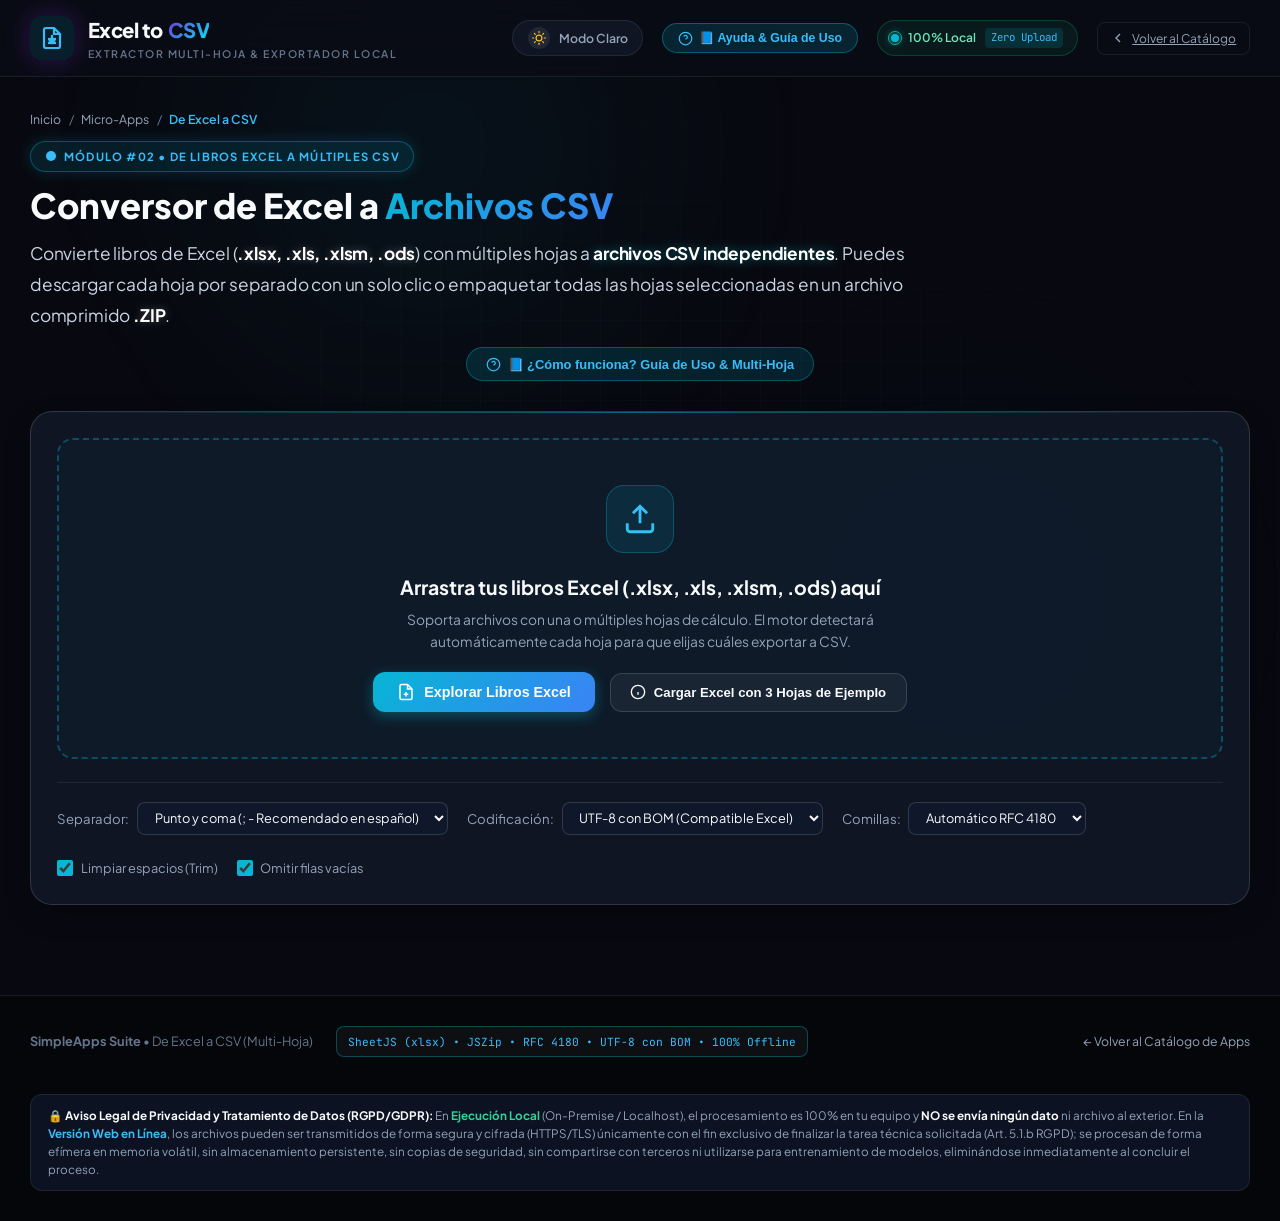
<file: apps/excel-to-csv/index.html>
<!DOCTYPE html>
<html lang="es">
<head>
    <meta charset="UTF-8">
    <meta name="viewport" content="width=device-width, initial-scale=1.0">
    <meta name="color-scheme" content="dark light">
    <title>De Excel a CSV (Multi-Hoja) • SimpleApps</title>
    <meta name="description" content="Convierte libros de Excel (.xlsx, .xls, .xlsm, .ods) con múltiples hojas a archivos CSV independientes. Exporta cada hoja a su propio archivo CSV o descarga todos juntos en un paquete .ZIP. 100% local y seguro.">
    <meta http-equiv="Cache-Control" content="no-cache, no-store, must-revalidate">
    <meta http-equiv="Pragma" content="no-cache">
    <meta http-equiv="Expires" content="0">

    <!-- Motor de Tema (Claro / Oscuro) -->
    <script src="../../assets/js/theme.js"></script>

    <!-- Favicon -->
    <link rel="icon" type="image/svg+xml" href="../../assets/images/favicon.svg">
    <link rel="icon" type="image/png" sizes="32x32" href="../../assets/images/favicon.png">
    <link rel="shortcut icon" href="../../favicon.ico">

    <!-- Google Fonts -->
    <link rel="preconnect" href="https://fonts.googleapis.com">
    <link rel="preconnect" href="https://fonts.gstatic.com" crossorigin>
    <link href="https://fonts.googleapis.com/css2?family=Plus+Jakarta+Sans:wght@300;400;500;600;700;800&family=JetBrains+Mono:wght@400;500;600&display=swap" rel="stylesheet">

    <!-- Hojas de Estilo -->
    <link rel="stylesheet" href="../../assets/css/style.css?v=2.1">
    <link rel="stylesheet" href="style.css?v=2.1">
</head>
<body>

    <!-- Fondos de Iluminación Ambiental Aithm -->
    <div class="ambient-glow" aria-hidden="true">
        <div class="ambient-orb ambient-orb-1" style="background: radial-gradient(circle, rgba(6, 182, 212, 0.22) 0%, transparent 70%);"></div>
        <div class="ambient-orb ambient-orb-2" style="background: radial-gradient(circle, rgba(59, 130, 246, 0.18) 0%, transparent 70%);"></div>
    </div>
    <div class="bg-grid-pattern" aria-hidden="true"></div>

    <div class="app-wrapper">

        <!-- =================================================================
             1. HEADER HORIZONTAL
             ================================================================= -->
        <header class="top-header">
            <div class="header-inner">
                <!-- Marca / Logo -->
                <a href="../../index.html" class="brand-area" title="Volver al Catálogo">
                    <div class="brand-icon-box" style="border-color: rgba(6, 182, 212, 0.4); background: rgba(6, 182, 212, 0.12); color: var(--accent-cyan-light);">
                        <svg viewBox="0 0 24 24" fill="none" stroke="currentColor" stroke-width="2.2">
                            <path d="M14 2H6a2 2 0 0 0-2 2v16a2 2 0 0 0 2 2h12a2 2 0 0 0 2-2V8z"/>
                            <polyline points="14 2 14 8 20 8"/>
                            <path d="M8 13h8"/>
                            <path d="M8 17h8"/>
                            <path d="m9 14 3 3 3-3"/>
                            <path d="M12 9v8"/>
                        </svg>
                    </div>
                    <div class="brand-text-box">
                        <span class="brand-name">Excel to <span class="brand-highlight" style="color: var(--accent-cyan);">CSV</span></span>
                        <span class="brand-tagline">Extractor Multi-Hoja & Exportador Local</span>
                    </div>
                </a>

                <!-- Acciones del Header -->
                <div class="header-actions">
                    <!-- Alternador de Tema -->
                    <button id="themeToggleBtn" class="theme-toggle-btn" aria-label="Cambiar tema" title="Alternar entre modo claro y modo oscuro">
                        <span class="theme-toggle-icon-wrap">
                            <svg class="icon-sun" viewBox="0 0 24 24" fill="none" stroke="currentColor" stroke-width="2" stroke-linecap="round" stroke-linejoin="round">
                                <circle cx="12" cy="12" r="5"></circle>
                                <line x1="12" y1="1" x2="12" y2="3"></line>
                                <line x1="12" y1="21" x2="12" y2="23"></line>
                                <line x1="4.22" y1="4.22" x2="5.64" y2="5.64"></line>
                                <line x1="18.36" y1="18.36" x2="19.78" y2="19.78"></line>
                                <line x1="1" y1="12" x2="3" y2="12"></line>
                                <line x1="21" y1="12" x2="23" y2="12"></line>
                                <line x1="4.22" y1="19.78" x2="5.64" y2="18.36"></line>
                                <line x1="18.36" y1="5.64" x2="19.78" y2="4.22"></line>
                            </svg>
                            <svg class="icon-moon" viewBox="0 0 24 24" fill="none" stroke="currentColor" stroke-width="2" stroke-linecap="round" stroke-linejoin="round">
                                <path d="M21 12.79A9 9 0 1 1 11.21 3 7 7 0 0 0 21 12.79z"></path>
                            </svg>
                        </span>
                        <span class="theme-toggle-label">Modo Claro</span>
                    </button>

                    <button type="button" class="btn-help-guide" id="btnOpenHelpModal" title="Manual Operativo y Guía de Uso del Módulo">
                        <svg width="15" height="15" viewBox="0 0 24 24" fill="none" stroke="currentColor" stroke-width="2"><circle cx="12" cy="12" r="10"/><path d="M9.09 9a3 3 0 0 1 5.83 1c0 2-3 3-3 3"/><line x1="12" y1="17" x2="12.01" y2="17"/></svg>
                        <span>📘 Ayuda & Guía de Uso</span>
                    </button>

                    <div class="server-status-pill" title="Modo Local: No se envía ningún dato. Modo Web: Archivos enviados cifrados únicamente para procesar la tarea (RGPD).">
                        <span class="status-dot" style="background: #06B6D4; box-shadow: 0 0 8px #06B6D4;"></span>
                        <span class="server-meta-tag">100% Local</span>
                        <span class="server-php-tag" style="background: rgba(6, 182, 212, 0.15); color: #38BDF8;">Zero Upload</span>
                    </div>

                    <a href="../../index.html" class="btn-subnav-ghost" title="Volver al Catálogo">
                        <svg width="16" height="16" viewBox="0 0 24 24" fill="none" stroke="currentColor" stroke-width="2"><polyline points="15 18 9 12 15 6"/></svg>
                        <span>Volver al Catálogo</span>
                    </a>
                </div>
            </div>
        </header>

        <!-- =================================================================
             2. CONTENIDO PRINCIPAL
             ================================================================= -->
        <main class="main-container">

            <!-- Breadcrumbs -->
            <div class="breadcrumb-row">
                <a href="../../index.html" class="footer-link">Inicio</a>
                <span class="breadcrumb-separator">/</span>
                <a href="../../index.html" class="footer-link">Micro-Apps</a>
                <span class="breadcrumb-separator">/</span>
                <span class="breadcrumb-item active" style="color: var(--accent-cyan-light);">De Excel a CSV</span>
            </div>

            <!-- Hero Banner -->
            <section class="excel-converter-hero">
                <div class="converter-tag-cyan">
                    <svg width="12" height="12" viewBox="0 0 24 24" fill="currentColor"><circle cx="12" cy="12" r="10"/></svg>
                    MÓDULO #02 • DE LIBROS EXCEL A MÚLTIPLES CSV
                </div>
                <h1 class="hero-title-cyan">
                    Conversor de Excel a <span class="glow-text-cyan">Archivos CSV</span>
                </h1>
                <p class="hero-description" style="max-width: 880px; margin-bottom: 0;">
                    Convierte libros de Excel (<strong class="text-glow-white">.xlsx, .xls, .xlsm, .ods</strong>) con múltiples hojas a 
                    <strong class="text-glow-cyan">archivos CSV independientes</strong>. Puedes descargar cada hoja por separado con un solo clic o 
                    empaquetar todas las hojas seleccionadas en un archivo comprimido <strong class="text-glow-white">.ZIP</strong>.
                </p>

                <!-- Botón de Ayuda en Hero -->
                <div style="margin-top: 1.1rem; display: flex; align-items: center; justify-content: center;">
                    <button type="button" class="btn-help-hero" id="btnOpenHelpHero" title="Ver guía interactiva y opciones">
                        <svg width="15" height="15" viewBox="0 0 24 24" fill="none" stroke="currentColor" stroke-width="2"><circle cx="12" cy="12" r="10"/><path d="M9.09 9a3 3 0 0 1 5.83 1c0 2-3 3-3 3"/><line x1="12" y1="17" x2="12.01" y2="17"/></svg>
                        <span>📘 ¿Cómo funciona? Guía de Uso & Multi-Hoja</span>
                    </button>
                </div>
            </section>

            <!-- =================================================================
                 ZONA DE CARGA DE ARCHIVOS EXCEL (Drag & Drop)
                 ================================================================= -->
            <section class="upload-card-wrapper">
                <input type="file" id="fileInput" accept=".xlsx,.xls,.xlsm,.ods,.xlsb" multiple style="display: none;">

                <div class="excel-dropzone" id="dropzone">
                    <div class="dropzone-icon-cyan">
                        <svg width="34" height="34" viewBox="0 0 24 24" fill="none" stroke="currentColor" stroke-width="2">
                            <path d="M21 15v4a2 2 0 0 1-2 2H5a2 2 0 0 1-2-2v-4"/>
                            <polyline points="17 8 12 3 7 8"/>
                            <line x1="12" y1="3" x2="12" y2="15"/>
                        </svg>
                    </div>
                    <h3 style="font-size: 1.3rem; font-weight: 700; margin-bottom: 0.4rem;">
                        Arrastra tus libros Excel (.xlsx, .xls, .xlsm, .ods) aquí
                    </h3>
                    <p style="color: var(--text-secondary); font-size: 0.92rem; max-width: 580px; margin-bottom: 1.25rem;">
                        Soporta archivos con una o múltiples hojas de cálculo. El motor detectará automáticamente cada hoja para que elijas cuáles exportar a CSV.
                    </p>

                    <div class="dropzone-buttons-row">
                        <button type="button" class="btn-cyan-primary" id="btnSelectFiles">
                            <svg width="18" height="18" viewBox="0 0 24 24" fill="none" stroke="currentColor" stroke-width="2"><path d="M14 2H6a2 2 0 0 0-2 2v16a2 2 0 0 0 2 2h12a2 2 0 0 0 2-2V8z"/><polyline points="14 2 14 8 20 8"/><line x1="12" y1="18" x2="12" y2="12"/><line x1="9" y1="15" x2="15" y2="15"/></svg>
                            <span>Explorar Libros Excel</span>
                        </button>
                        <button type="button" class="btn-ghost-secondary" id="btnLoadSamples" title="Cargar un Excel de demostración con 3 hojas para ver el funcionamiento">
                            <svg width="16" height="16" viewBox="0 0 24 24" fill="none" stroke="currentColor" stroke-width="2"><circle cx="12" cy="12" r="10"/><path d="M12 16v-4"/><path d="M12 8h.01"/></svg>
                            <span>Cargar Excel con 3 Hojas de Ejemplo</span>
                        </button>
                    </div>
                </div>

                <!-- Barra de Opciones de Formato CSV -->
                <div class="export-options-bar">
                    <div class="opt-group-flex">
                        <div class="opt-item-labeled">
                            <span>Separador:</span>
                            <select id="optDelimiter" class="opt-select-custom">
                                <option value=",">Coma (,)</option>
                                <option value=";" selected>Punto y coma (; - Recomendado en español)</option>
                                <option value="&#9;">Tabulación (TSV / \t)</option>
                                <option value="|">Pipe (|)</option>
                            </select>
                        </div>
                        <div class="opt-item-labeled">
                            <span>Codificación:</span>
                            <select id="optEncoding" class="opt-select-custom">
                                <option value="utf-8-bom" selected>UTF-8 con BOM (Compatible Excel)</option>
                                <option value="utf-8">UTF-8 Estándar (Sin BOM)</option>
                                <option value="latin1">Latin1 / ISO-8859-1 (ANSI)</option>
                            </select>
                        </div>
                        <div class="opt-item-labeled">
                            <span>Comillas:</span>
                            <select id="optQuotes" class="opt-select-custom">
                                <option value="minimal" selected>Automático RFC 4180</option>
                                <option value="all_text">Encomillar texto</option>
                                <option value="always">Encomillar todo</option>
                            </select>
                        </div>
                    </div>

                    <div class="opt-group-flex">
                        <label class="opt-checkbox-custom" title="Elimina los espacios iniciales y finales de cada celda">
                            <input type="checkbox" id="optTrim" checked>
                            <span>Limpiar espacios (Trim)</span>
                        </label>
                        <label class="opt-checkbox-custom" title="No generar filas en blanco si la fila no tiene datos">
                            <input type="checkbox" id="optSkipEmpty" checked>
                            <span>Omitir filas vacías</span>
                        </label>
                    </div>
                </div>
            </section>

            <!-- =================================================================
                 SECCIÓN DE LIBROS Y HOJAS CARGADAS
                 ================================================================= -->
            <section class="workbooks-section-card" id="workbooksSection" style="display: none;">
                <div class="workbooks-section-header">
                    <div class="workbooks-header-title">
                        <span>Libros y Hojas Listas para Conversión</span>
                        <span class="count-badge-cyan" id="totalSheetsBadge">0 hojas</span>
                    </div>

                    <div style="display: flex; gap: 0.75rem;">
                        <button type="button" class="btn-ghost-secondary" id="btnAddMoreFiles">
                            <svg width="14" height="14" viewBox="0 0 24 24" fill="none" stroke="currentColor" stroke-width="2"><line x1="12" y1="5" x2="12" y2="19"/><line x1="5" y1="12" x2="19" y2="12"/></svg>
                            <span>Agregar más libros</span>
                        </button>
                        <button type="button" class="btn-ghost-secondary" id="btnClearAll">
                            <svg width="14" height="14" viewBox="0 0 24 24" fill="none" stroke="currentColor" stroke-width="2"><polyline points="3 6 5 6 21 6"/><path d="M19 6v14a2 2 0 0 1-2 2H7a2 2 0 0 1-2-2V6m3 0V4a2 2 0 0 1 2-2h4a2 2 0 0 1 2 2v2"/></svg>
                            <span>Vaciar lista</span>
                        </button>
                    </div>
                </div>

                <!-- Lista dinámica de tarjetas de libros Excel -->
                <div id="workbooksListContainer">
                    <!-- Inyectado por app.js -->
                </div>

                <!-- Barra de Acciones Globales de Exportación -->
                <div class="global-export-bar" id="globalExportBar" style="display: none;">
                    <div class="global-export-stats">
                        <svg width="20" height="20" viewBox="0 0 24 24" fill="none" stroke="currentColor" stroke-width="2" style="color: var(--accent-cyan-light);">
                            <path d="M22 19a2 2 0 0 1-2 2H4a2 2 0 0 1-2-2V5a2 2 0 0 1 2-2h5l2 3h9a2 2 0 0 1 2 2z"/>
                        </svg>
                        <span id="globalSelectedStats" style="font-weight: 600; color: var(--text-primary); font-size: 0.95rem;">
                            0 de 0 hojas seleccionadas para exportar
                        </span>
                    </div>

                    <div class="global-export-buttons">
                        <button type="button" class="btn-cyan-primary" id="btnDownloadAllZip">
                            <svg width="18" height="18" viewBox="0 0 24 24" fill="none" stroke="currentColor" stroke-width="2"><path d="M21 15v4a2 2 0 0 1-2 2H5a2 2 0 0 1-2-2v-4"/><polyline points="7 10 12 15 17 10"/><line x1="12" y1="15" x2="12" y2="3"/></svg>
                            <span>Descargar Todas las Hojas (.ZIP)</span>
                        </button>

                        <button type="button" class="btn-ghost-secondary" id="btnDownloadAllIndividual" title="Descarga cada CSV por separado de forma consecutiva">
                            <svg width="16" height="16" viewBox="0 0 24 24" fill="none" stroke="currentColor" stroke-width="2"><path d="M12 2v20M17 5H9.5a3.5 3.5 0 0 0 0 7h5a3.5 3.5 0 0 1 0 7H6"/></svg>
                            <span>Descargar Cada CSV Individualmente</span>
                        </button>
                    </div>
                </div>
            </section>

        </main>

        <!-- =================================================================
             3. FOOTER
             ================================================================= -->
        <footer class="site-footer">
            <div class="footer-inner">
                <div class="footer-left">
                    <span><strong>SimpleApps Suite</strong> • De Excel a CSV (Multi-Hoja)</span>
                    <span class="footer-badge-tech" style="border-color: rgba(6, 182, 212, 0.35); color: #38BDF8;">SheetJS (xlsx) • JSZip • RFC 4180 • UTF-8 con BOM • 100% Offline</span>
                </div>
                <div class="footer-right">
                    <a href="../../index.html" class="footer-link">← Volver al Catálogo de Apps</a>
                </div>
                <div class="site-footer-privacy-note">
                    🔒 <strong>Aviso Legal de Privacidad y Tratamiento de Datos (RGPD/GDPR):</strong> En <span class="privacy-tag-local">Ejecución Local</span> (On-Premise / Localhost), el procesamiento es 100% en tu equipo y <strong>NO se envía ningún dato</strong> ni archivo al exterior. En la <span class="privacy-tag-web">Versión Web en Línea</span>, los archivos pueden ser transmitidos de forma segura y cifrada (HTTPS/TLS) únicamente con el fin exclusivo de finalizar la tarea técnica solicitada (Art. 5.1.b RGPD); se procesan de forma efímera en memoria volátil, sin almacenamiento persistente, sin copias de seguridad, sin compartirse con terceros ni utilizarse para entrenamiento de modelos, eliminándose inmediatamente al concluir el proceso.
                </div>
            </div>
        </footer>

    </div>

    <!-- =================================================================
         4. MODAL DE VISTA PREVIA DE HOJA (Spreadsheet Viewer)
         ================================================================= -->
    <div id="previewModal" class="preview-modal-overlay" role="dialog" aria-modal="true" aria-hidden="true">
        <div class="preview-modal-box">
            <div class="preview-modal-header">
                <div class="preview-modal-title-wrap">
                    <h3 id="modalSheetTitle">Vista Previa de la Hoja</h3>
                    <div class="preview-modal-stats" id="modalTableStats">0 filas • 0 columnas</div>
                </div>
                <button type="button" class="modal-close-btn" id="modalCloseBtn" aria-label="Cerrar vista previa">&times;</button>
            </div>

            <div class="preview-table-wrapper">
                <table class="preview-spreadsheet-table">
                    <thead id="modalTableHead"></thead>
                    <tbody id="modalTableBody"></tbody>
                </table>
            </div>

            <div class="preview-modal-footer">
                <span>Mostrando las primeras filas para inspección visual rápida.</span>
                <div style="display: flex; gap: 0.75rem;">
                    <button type="button" class="btn-cyan-primary" id="btnModalDownloadCsv" style="padding: 0.45rem 1rem; font-size: 0.85rem;">
                        <svg width="15" height="15" viewBox="0 0 24 24" fill="none" stroke="currentColor" stroke-width="2"><path d="M21 15v4a2 2 0 0 1-2 2H5a2 2 0 0 1-2-2v-4"/><polyline points="7 10 12 15 17 10"/><line x1="12" y1="15" x2="12" y2="3"/></svg>
                        <span>Descargar esta Hoja en CSV</span>
                    </button>
                    <button type="button" class="btn-ghost-secondary" onclick="document.getElementById('previewModal').classList.remove('open'); document.body.style.overflow='';" style="padding: 0.45rem 1rem; font-size: 0.85rem;">Cerrar</button>
                </div>
            </div>
        </div>
    </div>

    <!-- =================================================================
         MODAL DE AYUDA Y GUÍA DE USO (EXCEL TO CSV)
         ================================================================= -->
    <div class="modal-overlay" id="helpModal" role="dialog" aria-modal="true" aria-labelledby="helpModalTitle">
        <div class="modal-window help-modal-window">
            <div class="modal-header">
                <div class="modal-title-wrap">
                    <div class="modal-icon-badge" style="background: rgba(6, 182, 212, 0.15); color: #06B6D4; border: 1px solid rgba(6, 182, 212, 0.3);">
                        <svg width="20" height="20" viewBox="0 0 24 24" fill="none" stroke="currentColor" stroke-width="2"><circle cx="12" cy="12" r="10"/><path d="M9.09 9a3 3 0 0 1 5.83 1c0 2-3 3-3 3"/><line x1="12" y1="17" x2="12.01" y2="17"/></svg>
                    </div>
                    <div>
                        <h2 class="modal-title" id="helpModalTitle">Manual Operativo & Guía de Uso</h2>
                        <p class="modal-subtitle">Conversor de Excel a CSV Multi-Hoja • SimpleApps Suite</p>
                    </div>
                </div>
                <button type="button" class="modal-close-btn" id="btnCloseHelpModal" aria-label="Cerrar ayuda">&times;</button>
            </div>

            <!-- Navegación de Pestañas de Ayuda -->
            <div class="help-tabs-nav">
                <button type="button" class="help-tab-btn active" data-tab="tabExcelOverview">
                    <span>🌟 Visión General</span>
                </button>
                <button type="button" class="help-tab-btn" data-tab="tabExcelSheets">
                    <span>📑 Hojas & Archivo ZIP</span>
                </button>
                <button type="button" class="help-tab-btn" data-tab="tabExcelDelimiters">
                    <span>🔀 Delimitadores & Comillas</span>
                </button>
                <button type="button" class="help-tab-btn" data-tab="tabExcelDates">
                    <span>📅 Fechas & Formatos</span>
                </button>
                <button type="button" class="help-tab-btn" data-tab="tabExcelPrivacy">
                    <span>🛡️ Privacidad & Seguridad</span>
                </button>
            </div>

            <!-- Contenido de las Pestañas -->
            <div class="modal-body help-modal-body">
                <!-- Pestaña 1: Visión General -->
                <div class="help-tab-content active" id="tabExcelOverview">
                    <div class="help-section-card">
                        <h3>🎯 ¿Qué hace este módulo?</h3>
                        <p>Lee libros de cálculo de Microsoft Excel (<strong>.xlsx, .xls, .xlsm, .xlsb</strong>) y OpenDocument Spreadsheet (<strong>.ods</strong>), detecta automáticamente cada una de sus hojas de cálculo y permite exportarlas individualmente o en conjunto como archivos de texto plano <strong>CSV delimitados</strong> con máxima precisión de datos.</p>
                    </div>

                    <div class="help-section-card">
                        <h3>⚡ Flujo de Extracción Paso a Paso</h3>
                        <div class="help-grid-3">
                            <div class="help-item-box">
                                <strong>1. Subir el Libro</strong>
                                <p>Arrastra tu archivo Excel a la dropzone. El lector analiza instantáneamente la estructura interna y metadatos del libro.</p>
                            </div>
                            <div class="help-item-box">
                                <strong>2. Elegir Hojas y Parámetros</strong>
                                <p>Selecciona qué hojas deseas exportar. Configura el delimitador (, ; \t |) y si deseas incluir cabecera o BOM UTF-8.</p>
                            </div>
                            <div class="help-item-box">
                                <strong>3. Descarga Directa o ZIP</strong>
                                <p>Descarga cada hoja de forma individual o pulsa "Descargar Todas en ZIP" para obtener un archivo comprimido organizado.</p>
                            </div>
                        </div>
                    </div>
                </div>

                <!-- Pestaña 2: Hojas & ZIP -->
                <div class="help-tab-content" id="tabExcelSheets" style="display:none;">
                    <div class="help-section-card">
                        <h3>📑 Soporte Multi-Hoja Completo</h3>
                        <p>A diferencia de la función estándar "Guardar como CSV" de Microsoft Excel (que únicamente guarda la pestaña activa y descarta las demás), este módulo:</p>
                        <ul class="help-list">
                            <li>Escanea y lista <strong>todas las pestañas</strong> del libro con su conteo de filas y columnas.</li>
                            <li>Permite marcar/desmarcar individualmente qué hojas quieres procesar con casillas de selección rápida.</li>
                            <li>Permite previsualizar los primeros registros de cada hoja en una tabla interactiva antes de descargar.</li>
                        </ul>
                    </div>

                    <div class="help-section-card">
                        <h3>📦 Empaquetado Automático en ZIP</h3>
                        <p>Al pulsar <strong>Descargar en ZIP</strong>, el motor empaqueta todas las hojas seleccionadas dentro de un archivo comprimido <code>.zip</code> manteniendo nombres claros como <code>NombreArchivo_NombreHoja.csv</code> sin necesidad de descargar archivo por archivo manualmente.</p>
                    </div>
                </div>

                <!-- Pestaña 3: Delimitadores & Comillas -->
                <div class="help-tab-content" id="tabExcelDelimiters" style="display:none;">
                    <div class="help-section-card">
                        <h3>🔀 Selección del Delimitador de Columnas</h3>
                        <p>Configura el carácter separador según el software o base de datos que consumirá el archivo:</p>
                        <table class="help-table">
                            <thead>
                                <tr>
                                    <th>Delimitador</th>
                                    <th>Carácter</th>
                                    <th>Uso Recomendado</th>
                                </tr>
                            </thead>
                            <tbody>
                                <tr>
                                    <td><strong>Coma</strong></td>
                                    <td><code>,</code></td>
                                    <td>Estándar internacional para Python, Pandas, R, PostgreSQL y MySQL.</td>
                                </tr>
                                <tr>
                                    <td><strong>Punto y coma</strong></td>
                                    <td><code>;</code></td>
                                    <td>Recomendado para Excel en español, evitando conflictos con decimales.</td>
                                </tr>
                                <tr>
                                    <td><strong>Tabulación</strong></td>
                                    <td><code>\t</code></td>
                                    <td>Formato TSV ideal para copiar y pegar en procesadores de texto y scripts.</td>
                                </tr>
                                <tr>
                                    <td><strong>Pipe</strong></td>
                                    <td><code>|</code></td>
                                    <td>Muy utilizado en sistemas bancarios, AS/400 y cargas masivas (ETL).</td>
                                </tr>
                            </tbody>
                        </table>
                    </div>

                    <div class="help-section-card">
                        <h3>📝 Reglas de Encomillado (RFC 4180)</h3>
                        <p>Si una celda contiene el separador seleccionado, saltos de línea o comillas dobles, el generador encierra automáticamente el texto entre comillas dobles y escapa cualquier comilla interna (<code>""</code>) cumpliendo estrictamente con la especificación <strong>RFC 4180</strong>.</p>
                    </div>
                </div>

                <!-- Pestaña 4: Fechas & Formatos -->
                <div class="help-tab-content" id="tabExcelDates" style="display:none;">
                    <div class="help-section-card">
                        <h3>📅 Formateo Preciso de Fechas y Números</h3>
                        <p>Excel almacena fechas como números de serie flotantes (ej. 44927). Este conversor las interpreta con su formato de visualización real o en formato estandarizado ISO <code>YYYY-MM-DD</code> según tu necesidad.</p>
                    </div>

                    <div class="help-section-card">
                        <h3>🔤 Codificación UTF-8 con BOM</h3>
                        <p>Incluye la opción de anteponer la marca de orden de bytes (<strong>BOM UTF-8</strong>). Esto soluciona el clásico fallo de Excel en Windows donde caracteres acentuados, eñes o caracteres cirílicos/asiáticos se muestran como símbolos extraños (<em>mojibake</em>).</p>
                    </div>
                </div>

                <!-- Pestaña 5: Privacidad -->
                <div class="help-tab-content" id="tabExcelPrivacy" style="display:none;">
                    <div class="help-section-card">
                        <h3>🛡️ Política de Privacidad, Tratamiento de Datos y Cumplimiento Legal (RGPD)</h3>
                        <p>Para garantizar total transparencia y dar cumplimiento estricto al <strong>Reglamento General de Protección de Datos (RGPD / GDPR - Reglamento UE 2016/679)</strong> y normativas internacionales de privacidad, informamos sobre el tratamiento de datos y archivos según el entorno de ejecución:</p>
                        <div class="help-grid-2" style="margin-top: 1rem;">
                            <div class="help-item-box" style="border-left: 3px solid #06B6D4;">
                                <strong style="color: #38BDF8;">💻 Ejecución Local (On-Premise / Localhost)</strong>
                                <p><strong>Cero Envío de Datos (100% Offline):</strong> Si ejecutas esta herramienta en tu entorno local (localhost, servidor interno o PC personal), <strong>NO se envía ningún dato, archivo ni telemetría</strong> a servidores externos. Toda la lectura binaria de libros Excel (.xlsx, .xls, .ods) y extracción de hojas CSV ocurre exclusivamente en la memoria RAM de tu navegador. Ningún byte sale de tu equipo.</p>
                            </div>
                            <div class="help-item-box" style="border-left: 3px solid #38BDF8;">
                                <strong style="color: #38BDF8;">🌐 Versión Web en Línea (Online / Cloud)</strong>
                                <p><strong>Uso Exclusivo para la Tarea Solicitada (Art. 5.1.b RGPD):</strong> En la versión web alojada en línea, las hojas y archivos remitidos son transferidos bajo túnel seguro y cifrado (HTTPS/TLS). Dichos datos <strong>se procesan ÚNICAMENTE para ejecutar y finalizar la tarea técnica solicitada</strong>.</p>
                                <p style="margin-top: 0.5rem;"><strong>Sin Persistencia ni Cesión:</strong> El contenido se procesa de manera efímera en memoria volátil. <strong>NO se almacenan de forma permanente, NO se realizan copias de seguridad de sus contenidos, NO se comparten con terceros ni se utilizan para minería de datos ni entrenamiento de modelos de IA</strong>, destruyéndose de inmediato al finalizar la conversión o la sesión.</p>
                            </div>
                        </div>
                    </div>
                </div>
            </div>

            <!-- Footer del Modal -->
            <div class="modal-footer" style="padding: 1rem 1.5rem; border-top: 1px solid rgba(255, 255, 255, 0.08); display: flex; justify-content: flex-end; background: rgba(11, 15, 25, 0.6);">
                <button type="button" class="btn-primary-action" id="btnDismissHelp" style="padding: 0.5rem 1.25rem; font-size: 0.88rem; background: var(--accent-cyan); border-radius: var(--radius-md); color: #FFFFFF; font-weight: 600; border: none; cursor: pointer;">
                    Entendido, Cerrar Ayuda
                </button>
            </div>
        </div>
    </div>

    <!-- Contenedor para Notificaciones Toast -->
    <div id="toastContainer" class="toast-container" aria-live="polite"></div>

    <!-- Librerías 100% Locales -->
    <script src="libs/xlsx.full.min.js"></script>
    <script src="libs/jszip.min.js"></script>

    <!-- Scripts de la Aplicación -->
    <script src="converter.js?v=1.0"></script>
    <script src="app.js?v=1.0"></script>
</body>
</html>
</file>
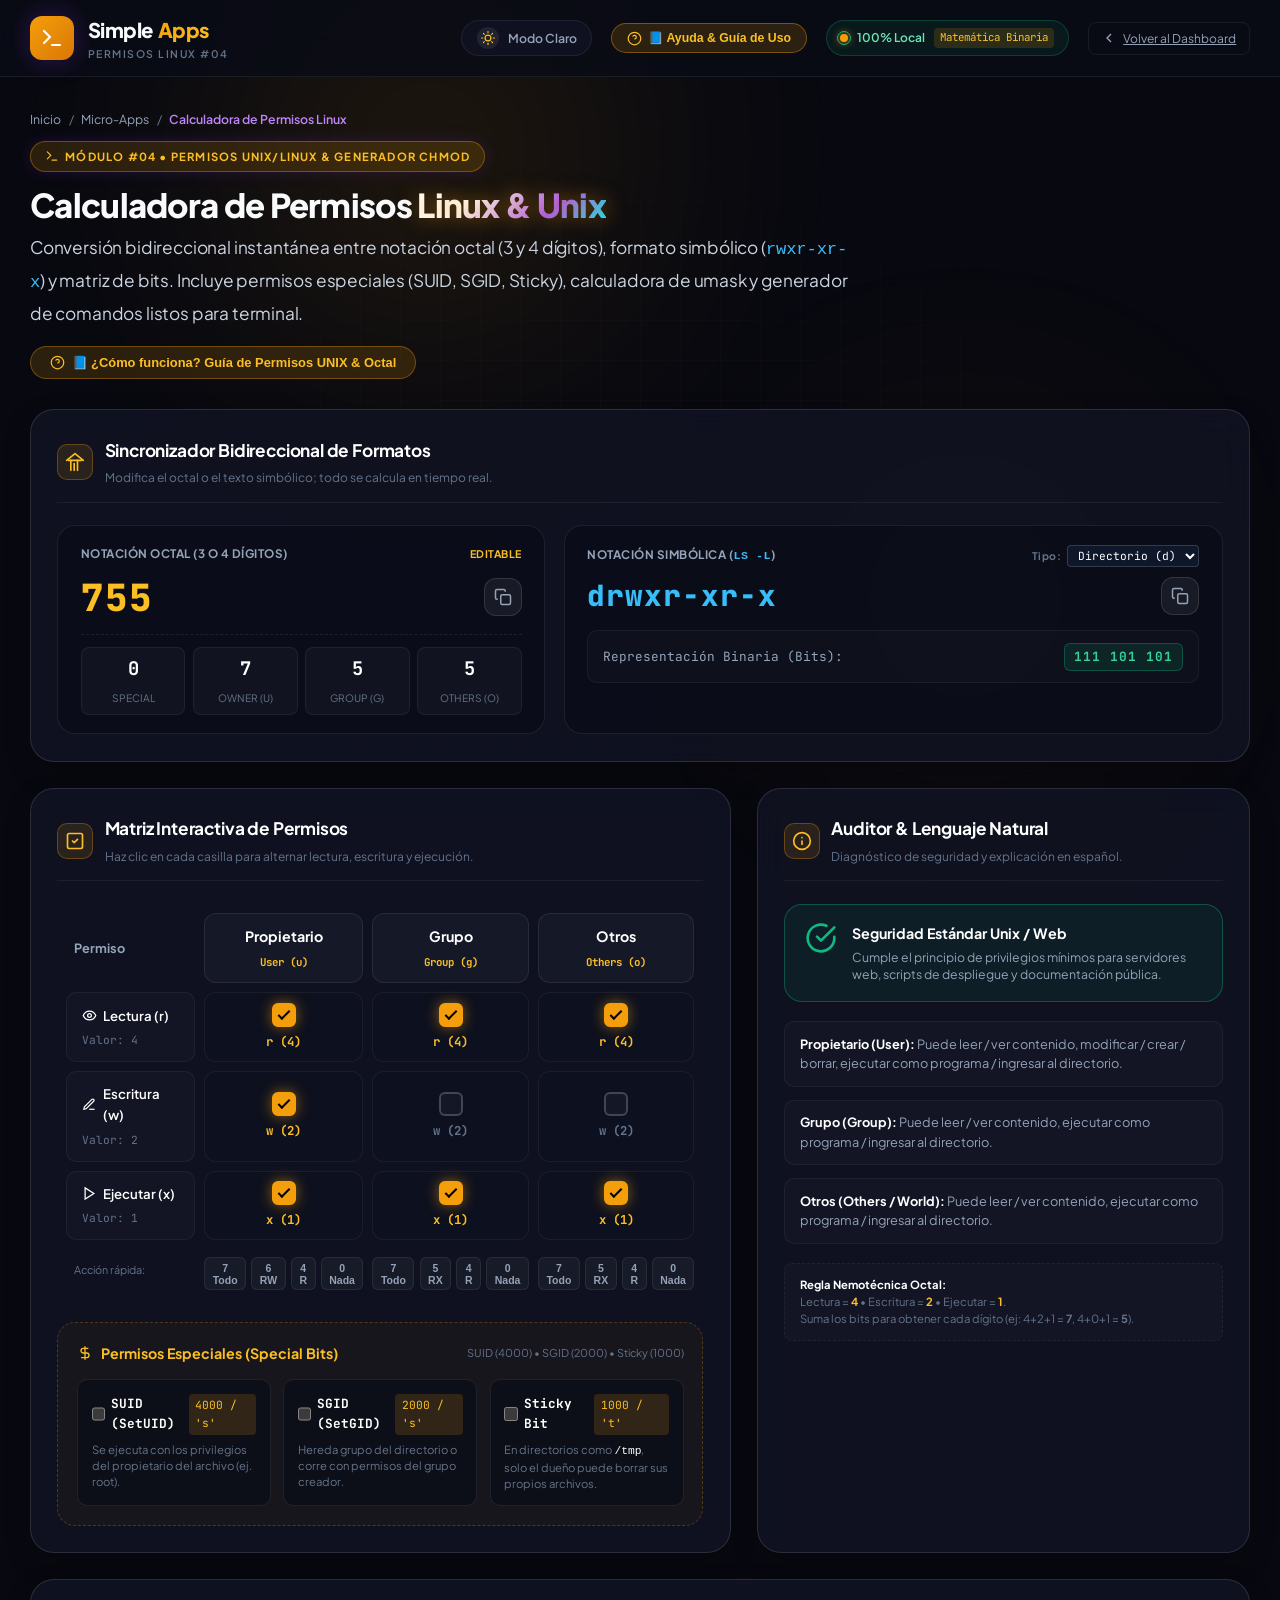
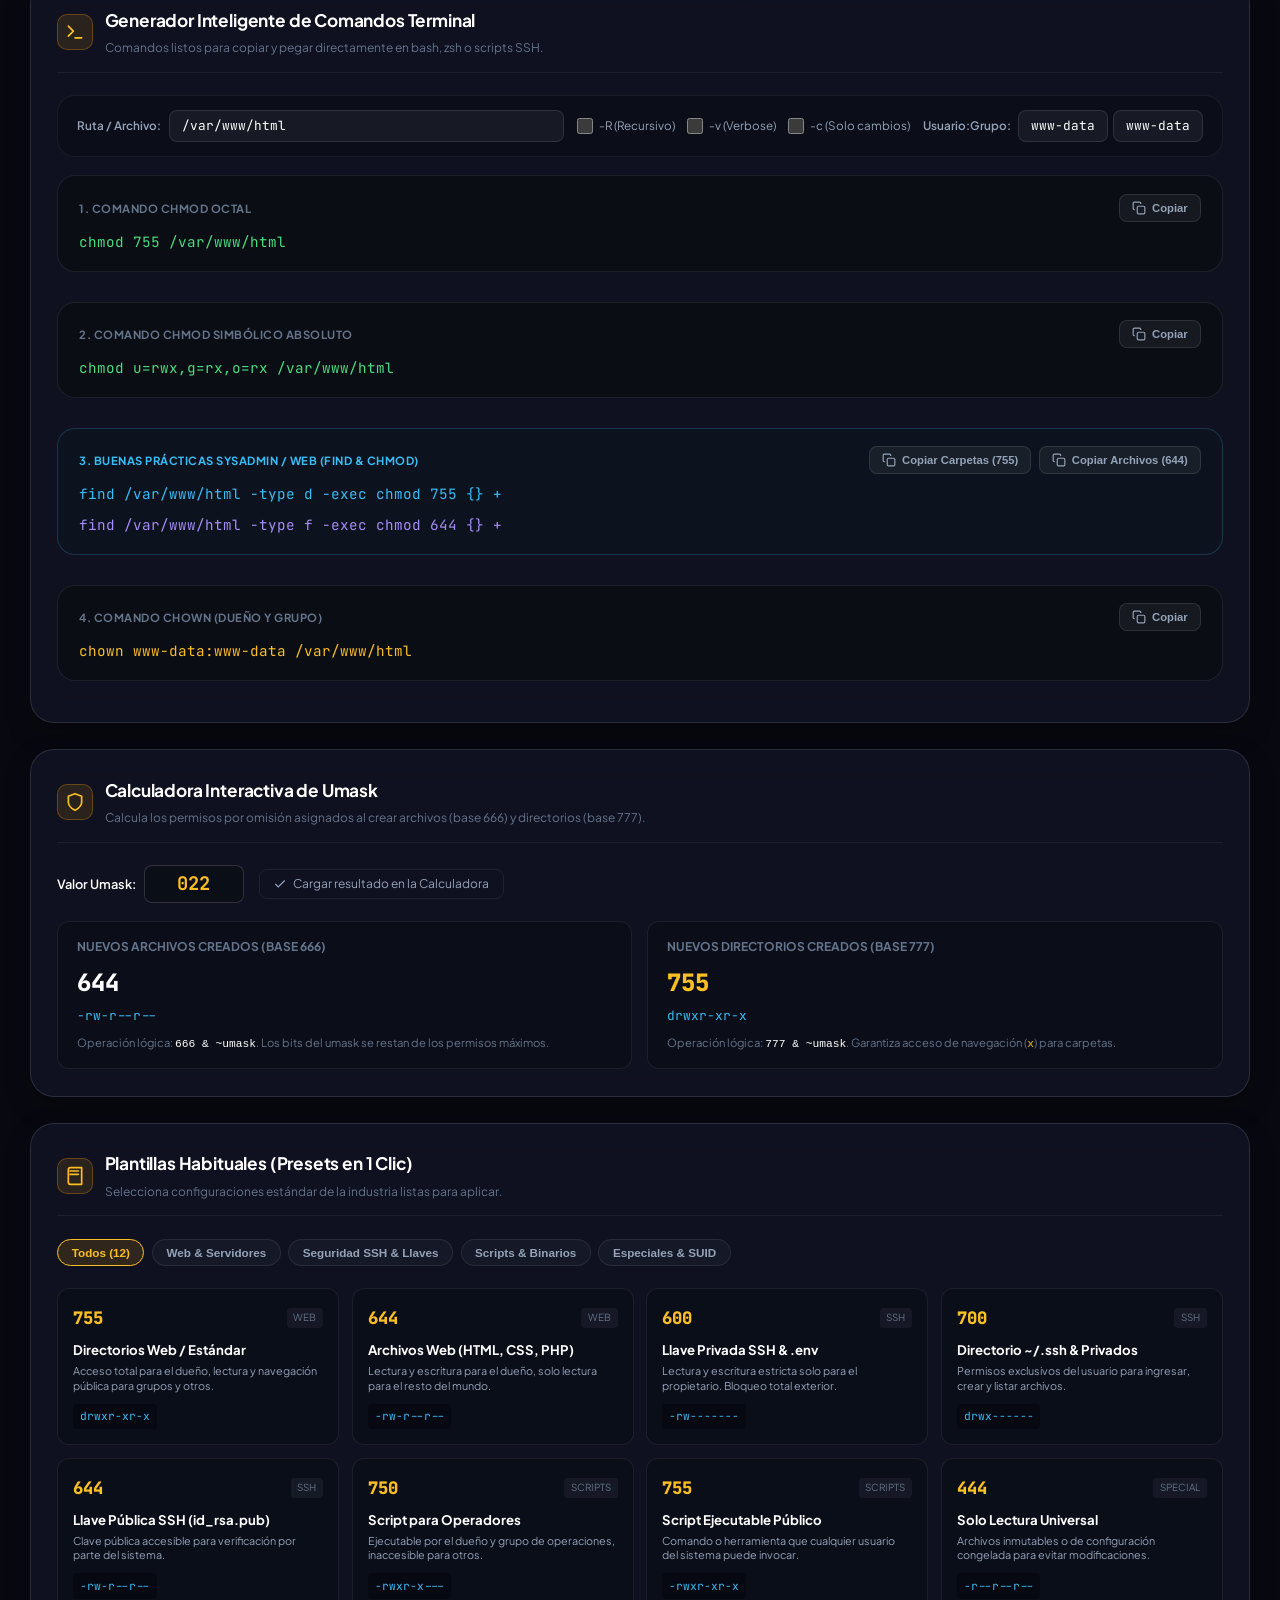
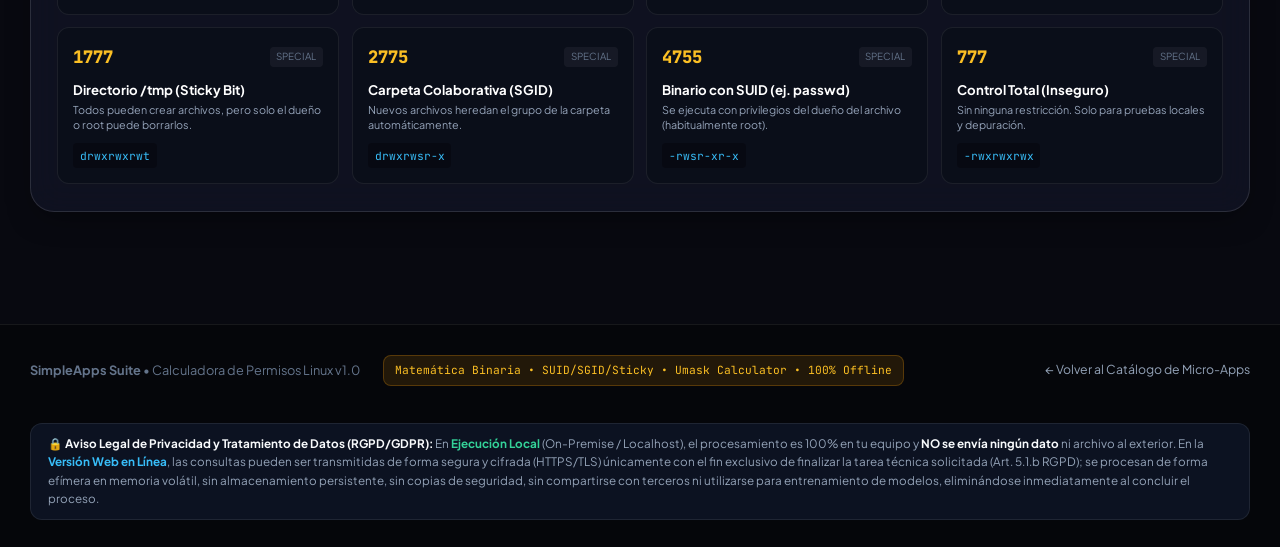
<file: apps/linux-permissions/index.html>
<!DOCTYPE html>
<html lang="es">

<head>
    <meta charset="UTF-8">
    <meta name="viewport" content="width=device-width, initial-scale=1.0">
    <meta name="color-scheme" content="dark light">
    <title>Calculadora de Permisos Linux • Chmod, Octal y Simbólico • SimpleApps</title>
    <meta name="description"
        content="Calculadora interactiva visual de permisos Unix/Linux. Conversión bidireccional entre octal (755, 644, 777), simbólica (rwxr-xr-x), matriz de checkboxes, umask y generador de comandos chmod.">

    <!-- Anti-FOUC Theme Script -->
    <script src="../../assets/js/theme.js"></script>

    <!-- Favicon -->
    <link rel="icon" type="image/svg+xml" href="../../assets/images/favicon.svg">
    <link rel="icon" type="image/png" sizes="32x32" href="../../assets/images/favicon.png">
    <link rel="shortcut icon" href="../../favicon.ico">

    <!-- Fuentes de Google -->
    <link rel="preconnect" href="https://fonts.googleapis.com">
    <link rel="preconnect" href="https://fonts.gstatic.com" crossorigin>
    <link
        href="https://fonts.googleapis.com/css2?family=Plus+Jakarta+Sans:wght@300;400;500;600;700;800&family=JetBrains+Mono:wght@400;500;600;700;800&display=swap"
        rel="stylesheet">

    <!-- Hojas de Estilo Base y Propias -->
    <link rel="stylesheet" href="../../assets/css/style.css?v=2.1">
    <link rel="stylesheet" href="style.css">
</head>

<body>

    <!-- Luces Ambientales de Fondo -->
    <div class="ambient-glow" aria-hidden="true">
        <div class="ambient-orb ambient-orb-1"
            style="background: radial-gradient(circle, rgba(245, 158, 11, 0.35) 0%, transparent 70%);"></div>
        <div class="ambient-orb ambient-orb-2"
            style="background: radial-gradient(circle, rgba(217, 119, 6, 0.25) 0%, transparent 70%);"></div>
    </div>
    <div class="bg-grid-pattern" aria-hidden="true"></div>

    <div class="app-wrapper">

        <!-- =================================================================
             1. HEADER HORIZONTAL
             ================================================================= -->
        <header class="top-header">
            <div class="header-inner">
                <a href="../../index.html" class="brand-area" title="Volver al Catálogo">
                    <div class="brand-icon-box" style="background: linear-gradient(135deg, #F59E0B 0%, #D97706 100%);">
                        <svg viewBox="0 0 24 24" fill="none" stroke="currentColor" stroke-width="2.2" stroke-linecap="round" stroke-linejoin="round">
                            <polyline points="4 17 10 11 4 5" />
                            <line x1="12" y1="19" x2="20" y2="19" />
                        </svg>
                    </div>
                    <div class="brand-text-box">
                        <span class="brand-name">Simple<span class="brand-highlight" style="background: linear-gradient(135deg, #F59E0B 0%, #FBBF24 100%); -webkit-background-clip: text; -webkit-text-fill-color: transparent;">Apps</span></span>
                        <span class="brand-tagline">Permisos Linux #04</span>
                    </div>
                </a>

                <div class="header-actions">
                    <button id="themeToggleBtn" class="theme-toggle-btn" aria-label="Cambiar tema" title="Alternar entre modo claro y modo oscuro">
                        <span class="theme-toggle-icon-wrap">
                            <svg class="icon-sun" viewBox="0 0 24 24" fill="none" stroke="currentColor" stroke-width="2" stroke-linecap="round" stroke-linejoin="round">
                                <circle cx="12" cy="12" r="5"></circle>
                                <line x1="12" y1="1" x2="12" y2="3"></line>
                                <line x1="12" y1="21" x2="12" y2="23"></line>
                                <line x1="4.22" y1="4.22" x2="5.64" y2="5.64"></line>
                                <line x1="18.36" y1="18.36" x2="19.78" y2="19.78"></line>
                                <line x1="1" y1="12" x2="3" y2="12"></line>
                                <line x1="21" y1="12" x2="23" y2="12"></line>
                                <line x1="4.22" y1="19.78" x2="5.64" y2="18.36"></line>
                                <line x1="18.36" y1="5.64" x2="19.78" y2="4.22"></line>
                            </svg>
                            <svg class="icon-moon" viewBox="0 0 24 24" fill="none" stroke="currentColor" stroke-width="2" stroke-linecap="round" stroke-linejoin="round">
                                <path d="M21 12.79A9 9 0 1 1 11.21 3 7 7 0 0 0 21 12.79z"></path>
                            </svg>
                        </span>
                        <span class="theme-toggle-label">Modo Claro</span>
                    </button>

                    <button type="button" class="btn-help-guide" id="btnOpenHelpModal" title="Manual Operativo y Guía de Uso del Módulo">
                        <svg width="15" height="15" viewBox="0 0 24 24" fill="none" stroke="currentColor" stroke-width="2"><circle cx="12" cy="12" r="10"/><path d="M9.09 9a3 3 0 0 1 5.83 1c0 2-3 3-3 3"/><line x1="12" y1="17" x2="12.01" y2="17"/></svg>
                        <span>📘 Ayuda & Guía de Uso</span>
                    </button>

                    <div class="server-status-pill" title="Modo Local: No se envía ningún dato. Modo Web: Archivos enviados cifrados únicamente para procesar la tarea (RGPD).">
                        <span class="status-dot" style="background: #F59E0B; box-shadow: 0 0 8px #F59E0B;"></span>
                        <span class="server-meta-tag">100% Local</span>
                        <span class="server-php-tag" style="background: rgba(245, 158, 11, 0.15); color: #FBBF24; border-color: rgba(245, 158, 11, 0.3);">Matemática Binaria</span>
                    </div>

                    <a href="../../index.html" class="btn-subnav-ghost">
                        <svg width="16" height="16" viewBox="0 0 24 24" fill="none" stroke="currentColor" stroke-width="2">
                            <polyline points="15 18 9 12 15 6" />
                        </svg>
                        <span>Volver al Dashboard</span>
                    </a>
                </div>
            </div>
        </header>

        <!-- =================================================================
             2. CONTENIDO PRINCIPAL
             ================================================================= -->
        <main class="main-container">

            <!-- Migas de Pan -->
            <div class="breadcrumb-row">
                <a href="../../index.html" class="footer-link">Inicio</a>
                <span class="breadcrumb-separator">/</span>
                <a href="../../index.html" class="footer-link">Micro-Apps</a>
                <span class="breadcrumb-separator">/</span>
                <span class="breadcrumb-item active">Calculadora de Permisos Linux</span>
            </div>

            <!-- Título y Encabezado de la Herramienta -->
            <div style="margin-bottom: 2rem;">
                <div class="hero-tag"
                    style="background: rgba(245, 158, 11, 0.15); border-color: rgba(245, 158, 11, 0.35); color: #FBBF24;">
                    <svg width="14" height="14" viewBox="0 0 24 24" fill="none" stroke="currentColor" stroke-width="2" stroke-linecap="round" stroke-linejoin="round">
                        <polyline points="4 17 10 11 4 5" />
                        <line x1="12" y1="19" x2="20" y2="19" />
                    </svg>
                    Módulo #04 • Permisos UNIX/Linux & Generador Chmod
                </div>
                <h1 class="hero-title" style="font-size: 2.2rem; margin-bottom: 0.5rem;">
                    Calculadora de Permisos <span class="glow-text" style="text-shadow: 0 0 20px rgba(245, 158, 11, 0.5); color: #FBBF24;">Linux & Unix</span>
                </h1>
                <p class="hero-description" style="max-width: 820px; margin-bottom: 0;">
                    Conversión bidireccional instantánea entre notación octal (3 y 4 dígitos), formato simbólico (<code style="color: #38BDF8;">rwxr-xr-x</code>) y matriz de bits. Incluye permisos especiales (SUID, SGID, Sticky), calculadora de umask y generador de comandos listos para terminal.
                </p>

                <!-- Botón de Ayuda en Hero -->
                <div style="margin-top: 1.1rem; display: flex; align-items: center; justify-content: flex-start;">
                    <button type="button" class="btn-help-hero" id="btnOpenHelpHero" title="Ver guía interactiva de permisos UNIX">
                        <svg width="15" height="15" viewBox="0 0 24 24" fill="none" stroke="currentColor" stroke-width="2"><circle cx="12" cy="12" r="10"/><path d="M9.09 9a3 3 0 0 1 5.83 1c0 2-3 3-3 3"/><line x1="12" y1="17" x2="12.01" y2="17"/></svg>
                        <span>📘 ¿Cómo funciona? Guía de Permisos UNIX & Octal</span>
                    </button>
                </div>
            </div>

            <!-- GRID PRINCIPAL DE LA APLICACIÓN -->
            <div class="permissions-layout">

                <!-- =========================================================
                     BLOQUE 1: SINCRONIZADOR DE NOTACIONES (Hero Card)
                     ========================================================= -->
                <div class="perm-card col-span-12">
                    <div class="card-header-clean">
                        <div class="card-title-group">
                            <div class="card-title-icon">
                                <svg viewBox="0 0 24 24" fill="none" stroke="currentColor" stroke-width="2" stroke-linecap="round" stroke-linejoin="round">
                                    <path d="M7 10v12"/>
                                    <path d="M15 10v12"/>
                                    <path d="M11 14v8"/>
                                    <path d="M4 10h16"/>
                                    <path d="M2 10l10-8 10 8"/>
                                </svg>
                            </div>
                            <div>
                                <h2 class="card-title-text">Sincronizador Bidireccional de Formatos</h2>
                                <span class="card-subtitle-text">Modifica el octal o el texto simbólico; todo se calcula en tiempo real.</span>
                            </div>
                        </div>
                    </div>

                    <div class="notation-hero-grid">
                        <!-- Octal -->
                        <div class="notation-box">
                            <div class="notation-label">
                                <span>Notación Octal (3 o 4 dígitos)</span>
                                <span style="font-size: 0.7rem; color: var(--perm-amber-light);">Editable</span>
                            </div>
                            <div class="notation-input-wrapper">
                                <input type="text" id="inputOctal" class="notation-main-input octal-large-input" value="755" maxlength="4" autocomplete="off" spellcheck="false" title="Escribe un valor octal de 3 o 4 dígitos (0-7)">
                                <button type="button" class="btn-notation-copy" id="btnCopyOctal" title="Copiar notación octal">
                                    <svg width="18" height="18" viewBox="0 0 24 24" fill="none" stroke="currentColor" stroke-width="2"><rect x="9" y="9" width="13" height="13" rx="2" ry="2"/><path d="M5 15H4a2 2 0 0 1-2-2V4a2 2 0 0 1 2-2h9a2 2 0 0 1 2 2v1"/></svg>
                                </button>
                            </div>
                            <div class="octal-digits-row">
                                <div class="octal-digit-chip" title="Bits Especiales (SUID=4, SGID=2, Sticky=1)">
                                    <span class="digit-num" id="octalSpecialDigit">0</span>
                                    <span class="digit-name">Special</span>
                                </div>
                                <div class="octal-digit-chip" title="Propietario (r=4, w=2, x=1)">
                                    <span class="digit-num" id="octalUserDigit">7</span>
                                    <span class="digit-name">Owner (u)</span>
                                </div>
                                <div class="octal-digit-chip" title="Grupo (r=4, w=2, x=1)">
                                    <span class="digit-num" id="octalGroupDigit">5</span>
                                    <span class="digit-name">Group (g)</span>
                                </div>
                                <div class="octal-digit-chip" title="Otros (r=4, w=2, x=1)">
                                    <span class="digit-num" id="octalOthersDigit">5</span>
                                    <span class="digit-name">Others (o)</span>
                                </div>
                            </div>
                        </div>

                        <!-- Simbólico -->
                        <div class="notation-box">
                            <div class="notation-label">
                                <span>Notación Simbólica (<code style="color:#38BDF8;">ls -l</code>)</span>
                                <div style="display:flex; align-items:center; gap:0.4rem;">
                                    <label for="fileTypeSelect" style="font-size:0.7rem; color:var(--text-muted); text-transform:none;">Tipo:</label>
                                    <select id="fileTypeSelect" style="background:#0F172A; border:1px solid rgba(255,255,255,0.15); color:#FFF; font-family:var(--font-mono); font-size:0.75rem; border-radius:4px; padding:0.15rem 0.4rem; outline:none; cursor:pointer;">
                                        <option value="d">Directorio (d)</option>
                                        <option value="-">Archivo (-)</option>
                                        <option value="l">Enlace (l)</option>
                                    </select>
                                </div>
                            </div>
                            <div class="notation-input-wrapper">
                                <input type="text" id="inputSymbolic" class="notation-main-input symbolic-large-input" value="drwxr-xr-x" maxlength="10" autocomplete="off" spellcheck="false" title="Escribe una cadena simbólica (ej: -rwxr-xr-x o rwxr-xr-x)">
                                <button type="button" class="btn-notation-copy" id="btnCopySymbolic" title="Copiar notación simbólica">
                                    <svg width="18" height="18" viewBox="0 0 24 24" fill="none" stroke="currentColor" stroke-width="2"><rect x="9" y="9" width="13" height="13" rx="2" ry="2"/><path d="M5 15H4a2 2 0 0 1-2-2V4a2 2 0 0 1 2-2h9a2 2 0 0 1 2 2v1"/></svg>
                                </button>
                            </div>
                            <div class="binary-strip">
                                <span>Representación Binaria (Bits):</span>
                                <span class="binary-badge" id="binaryDisplay">111 101 101</span>
                            </div>
                        </div>
                    </div>
                </div>

                <!-- =========================================================
                     BLOQUE 2: MATRIZ DE CHECKBOXES INTERACTIVA
                     ========================================================= -->
                <div class="perm-card col-span-7">
                    <div class="card-header-clean">
                        <div class="card-title-group">
                            <div class="card-title-icon">
                                <svg viewBox="0 0 24 24" fill="none" stroke="currentColor" stroke-width="2" stroke-linecap="round" stroke-linejoin="round">
                                    <rect x="3" y="3" width="18" height="18" rx="2"/>
                                    <path d="m9 12 2 2 4-4"/>
                                </svg>
                            </div>
                            <div>
                                <h3 class="card-title-text">Matriz Interactiva de Permisos</h3>
                                <span class="card-subtitle-text">Haz clic en cada casilla para alternar lectura, escritura y ejecución.</span>
                            </div>
                        </div>
                    </div>

                    <div class="matrix-table-wrapper">
                        <table class="permissions-matrix-table">
                            <thead>
                                <tr>
                                    <th style="text-align: left; padding-left: 0.5rem; width: 140px;">Permiso</th>
                                    <th class="th-category">
                                        <span class="cat-name">Propietario</span>
                                        <span class="cat-sub">User (u)</span>
                                    </th>
                                    <th class="th-category">
                                        <span class="cat-name">Grupo</span>
                                        <span class="cat-sub">Group (g)</span>
                                    </th>
                                    <th class="th-category">
                                        <span class="cat-name">Otros</span>
                                        <span class="cat-sub">Others (o)</span>
                                    </th>
                                </tr>
                            </thead>
                            <tbody>
                                <!-- Fila Lectura (r = 4) -->
                                <tr>
                                    <td class="td-perm-label">
                                        <div class="perm-label-title">
                                            <svg width="15" height="15" viewBox="0 0 24 24" fill="none" stroke="currentColor" stroke-width="2"><path d="M2 12s3-7 10-7 10 7 10 7-3 7-10 7-10-7-10-7Z"/><circle cx="12" cy="12" r="3"/></svg>
                                            <span>Lectura (r)</span>
                                        </div>
                                        <span class="perm-label-value">Valor: 4</span>
                                    </td>
                                    <td class="td-perm-cell">
                                        <label class="perm-check-label" for="chk_u_r">
                                            <input type="checkbox" id="chk_u_r" class="perm-checkbox" checked>
                                            <span class="perm-check-text">r (4)</span>
                                        </label>
                                    </td>
                                    <td class="td-perm-cell">
                                        <label class="perm-check-label" for="chk_g_r">
                                            <input type="checkbox" id="chk_g_r" class="perm-checkbox" checked>
                                            <span class="perm-check-text">r (4)</span>
                                        </label>
                                    </td>
                                    <td class="td-perm-cell">
                                        <label class="perm-check-label" for="chk_o_r">
                                            <input type="checkbox" id="chk_o_r" class="perm-checkbox" checked>
                                            <span class="perm-check-text">r (4)</span>
                                        </label>
                                    </td>
                                </tr>

                                <!-- Fila Escritura (w = 2) -->
                                <tr>
                                    <td class="td-perm-label">
                                        <div class="perm-label-title">
                                            <svg width="15" height="15" viewBox="0 0 24 24" fill="none" stroke="currentColor" stroke-width="2"><path d="M12 20h9"/><path d="M16.5 3.5a2.121 2.121 0 0 1 3 3L7 19l-4 1 1-4L16.5 3.5z"/></svg>
                                            <span>Escritura (w)</span>
                                        </div>
                                        <span class="perm-label-value">Valor: 2</span>
                                    </td>
                                    <td class="td-perm-cell">
                                        <label class="perm-check-label" for="chk_u_w">
                                            <input type="checkbox" id="chk_u_w" class="perm-checkbox" checked>
                                            <span class="perm-check-text">w (2)</span>
                                        </label>
                                    </td>
                                    <td class="td-perm-cell">
                                        <label class="perm-check-label" for="chk_g_w">
                                            <input type="checkbox" id="chk_g_w" class="perm-checkbox">
                                            <span class="perm-check-text">w (2)</span>
                                        </label>
                                    </td>
                                    <td class="td-perm-cell">
                                        <label class="perm-check-label" for="chk_o_w">
                                            <input type="checkbox" id="chk_o_w" class="perm-checkbox">
                                            <span class="perm-check-text">w (2)</span>
                                        </label>
                                    </td>
                                </tr>

                                <!-- Fila Ejecución (x = 1) -->
                                <tr>
                                    <td class="td-perm-label">
                                        <div class="perm-label-title">
                                            <svg width="15" height="15" viewBox="0 0 24 24" fill="none" stroke="currentColor" stroke-width="2"><polygon points="5 3 19 12 5 21 5 3"/></svg>
                                            <span>Ejecutar (x)</span>
                                        </div>
                                        <span class="perm-label-value">Valor: 1</span>
                                    </td>
                                    <td class="td-perm-cell">
                                        <label class="perm-check-label" for="chk_u_x">
                                            <input type="checkbox" id="chk_u_x" class="perm-checkbox" checked>
                                            <span class="perm-check-text">x (1)</span>
                                        </label>
                                    </td>
                                    <td class="td-perm-cell">
                                        <label class="perm-check-label" for="chk_g_x">
                                            <input type="checkbox" id="chk_g_x" class="perm-checkbox" checked>
                                            <span class="perm-check-text">x (1)</span>
                                        </label>
                                    </td>
                                    <td class="td-perm-cell">
                                        <label class="perm-check-label" for="chk_o_x">
                                            <input type="checkbox" id="chk_o_x" class="perm-checkbox" checked>
                                            <span class="perm-check-text">x (1)</span>
                                        </label>
                                    </td>
                                </tr>

                                <!-- Botones de acción rápida por columna -->
                                <tr>
                                    <td style="font-size: 0.72rem; color: var(--text-muted); text-align: left; padding: 0.5rem;">
                                        Acción rápida:
                                    </td>
                                    <td>
                                        <div class="matrix-quick-actions">
                                            <button type="button" class="btn-col-action" data-target="user" data-val="7" title="rwx">7 Todo</button>
                                            <button type="button" class="btn-col-action" data-target="user" data-val="6" title="rw-">6 RW</button>
                                            <button type="button" class="btn-col-action" data-target="user" data-val="4" title="r--">4 R</button>
                                            <button type="button" class="btn-col-action" data-target="user" data-val="0" title="---">0 Nada</button>
                                        </div>
                                    </td>
                                    <td>
                                        <div class="matrix-quick-actions">
                                            <button type="button" class="btn-col-action" data-target="group" data-val="7" title="rwx">7 Todo</button>
                                            <button type="button" class="btn-col-action" data-target="group" data-val="5" title="r-x">5 RX</button>
                                            <button type="button" class="btn-col-action" data-target="group" data-val="4" title="r--">4 R</button>
                                            <button type="button" class="btn-col-action" data-target="group" data-val="0" title="---">0 Nada</button>
                                        </div>
                                    </td>
                                    <td>
                                        <div class="matrix-quick-actions">
                                            <button type="button" class="btn-col-action" data-target="others" data-val="7" title="rwx">7 Todo</button>
                                            <button type="button" class="btn-col-action" data-target="others" data-val="5" title="r-x">5 RX</button>
                                            <button type="button" class="btn-col-action" data-target="others" data-val="4" title="r--">4 R</button>
                                            <button type="button" class="btn-col-action" data-target="others" data-val="0" title="---">0 Nada</button>
                                        </div>
                                    </td>
                                </tr>
                            </tbody>
                        </table>
                    </div>

                    <!-- Bits Especiales -->
                    <div class="special-bits-panel">
                        <div class="special-bits-header">
                            <span class="special-bits-title">
                                <svg width="16" height="16" viewBox="0 0 24 24" fill="none" stroke="currentColor" stroke-width="2"><path d="M12 2v20M17 5H9.5a3.5 3.5 0 0 0 0 7h5a3.5 3.5 0 0 1 0 7H6"/></svg>
                                Permisos Especiales (Special Bits)
                            </span>
                            <span style="font-size: 0.72rem; color: var(--text-muted);">SUID (4000) • SGID (2000) • Sticky (1000)</span>
                        </div>

                        <div class="special-grid">
                            <!-- SUID -->
                            <div class="special-box">
                                <div class="special-box-top">
                                    <label style="display:flex; align-items:center; gap:0.4rem; cursor:pointer;" for="chk_sp_suid">
                                        <input type="checkbox" id="chk_sp_suid" class="cli-flag-checkbox">
                                        <span class="special-bit-code">SUID (SetUID)</span>
                                    </label>
                                    <span class="special-bit-val">4000 / 's'</span>
                                </div>
                                <p class="special-desc">Se ejecuta con los privilegios del propietario del archivo (ej. root).</p>
                            </div>

                            <!-- SGID -->
                            <div class="special-box">
                                <div class="special-box-top">
                                    <label style="display:flex; align-items:center; gap:0.4rem; cursor:pointer;" for="chk_sp_sgid">
                                        <input type="checkbox" id="chk_sp_sgid" class="cli-flag-checkbox">
                                        <span class="special-bit-code">SGID (SetGID)</span>
                                    </label>
                                    <span class="special-bit-val">2000 / 's'</span>
                                </div>
                                <p class="special-desc">Hereda grupo del directorio o corre con permisos del grupo creador.</p>
                            </div>

                            <!-- Sticky Bit -->
                            <div class="special-box">
                                <div class="special-box-top">
                                    <label style="display:flex; align-items:center; gap:0.4rem; cursor:pointer;" for="chk_sp_sticky">
                                        <input type="checkbox" id="chk_sp_sticky" class="cli-flag-checkbox">
                                        <span class="special-bit-code">Sticky Bit</span>
                                    </label>
                                    <span class="special-bit-val">1000 / 't'</span>
                                </div>
                                <p class="special-desc">En directorios como <code style="color:#FFF;">/tmp</code>, solo el dueño puede borrar sus propios archivos.</p>
                            </div>
                        </div>
                    </div>
                </div>

                <!-- =========================================================
                     BLOQUE 3: AUDITOR DE SEGURIDAD & TRADUCTOR HUMANO
                     ========================================================= -->
                <div class="perm-card col-span-5">
                    <div class="card-header-clean">
                        <div class="card-title-group">
                            <div class="card-title-icon">
                                <svg viewBox="0 0 24 24" fill="none" stroke="currentColor" stroke-width="2" stroke-linecap="round" stroke-linejoin="round">
                                    <circle cx="12" cy="12" r="10"/>
                                    <line x1="12" y1="16" x2="12" y2="12"/>
                                    <line x1="12" y1="8" x2="12.01" y2="8"/>
                                </svg>
                            </div>
                            <div>
                                <h3 class="card-title-text">Auditor & Lenguaje Natural</h3>
                                <span class="card-subtitle-text">Diagnóstico de seguridad y explicación en español.</span>
                            </div>
                        </div>
                    </div>

                    <!-- Banner Dinámico de Auditoría de Seguridad -->
                    <div class="audit-status-banner audit-safe" id="auditBanner">
                        <div class="audit-icon-box" id="auditIcon">
                            <svg viewBox="0 0 24 24" fill="none" stroke="currentColor" stroke-width="2"><path d="M22 11.08V12a10 10 0 1 1-5.93-9.14"/><polyline points="22 4 12 14.01 9 11.01"/></svg>
                        </div>
                        <div class="audit-content-box">
                            <h4 id="auditTitle">Seguridad Estándar Unix / Web</h4>
                            <p id="auditReason">Cumple el principio de privilegios mínimos para servidores web y documentación pública.</p>
                        </div>
                    </div>

                    <!-- Desglose Humano -->
                    <div class="human-roles-grid">
                        <div class="human-role-row" id="humanUser">
                            <strong>Propietario (User):</strong> Puede leer, modificar y ejecutar este archivo.
                        </div>
                        <div class="human-role-row" id="humanGroup">
                            <strong>Grupo (Group):</strong> Puede leer y ejecutar, pero NO modificar.
                        </div>
                        <div class="human-role-row" id="humanOthers">
                            <strong>Otros (Others):</strong> Cualquier usuario del sistema puede únicamente leer y ejecutar.
                        </div>
                        <div class="human-role-row" id="humanSpecial" style="display: none; border-color: rgba(245, 158, 11, 0.3); background: rgba(245, 158, 11, 0.05); color: var(--perm-amber-light);">
                        </div>
                    </div>

                    <!-- Mini Guía de Valores -->
                    <div style="margin-top: 1.25rem; padding: 0.85rem 1rem; background: rgba(255,255,255,0.02); border-radius: 8px; border: 1px dashed rgba(255,255,255,0.06); font-size: 0.75rem; color: var(--text-muted); line-height: 1.5;">
                        <strong style="color: #FFF;">Regla Nemotécnica Octal:</strong><br>
                        Lectura = <strong style="color:var(--perm-amber-light);">4</strong> • 
                        Escritura = <strong style="color:var(--perm-amber-light);">2</strong> • 
                        Ejecutar = <strong style="color:var(--perm-amber-light);">1</strong>.<br>
                        Suma los bits para obtener cada dígito (ej: 4+2+1 = <strong>7</strong>, 4+0+1 = <strong>5</strong>).
                    </div>
                </div>

                <!-- =========================================================
                     BLOQUE 4: GENERADOR DE COMANDOS CLI (Chmod & Chown)
                     ========================================================= -->
                <div class="perm-card col-span-12">
                    <div class="card-header-clean">
                        <div class="card-title-group">
                            <div class="card-title-icon">
                                <svg viewBox="0 0 24 24" fill="none" stroke="currentColor" stroke-width="2" stroke-linecap="round" stroke-linejoin="round">
                                    <polyline points="4 17 10 11 4 5"/>
                                    <line x1="12" y1="19" x2="20" y2="19"/>
                                </svg>
                            </div>
                            <div>
                                <h3 class="card-title-text">Generador Inteligente de Comandos Terminal</h3>
                                <span class="card-subtitle-text">Comandos listos para copiar y pegar directamente en bash, zsh o scripts SSH.</span>
                            </div>
                        </div>
                    </div>

                    <!-- Barra de Parámetros CLI -->
                    <div class="cli-options-bar">
                        <div class="cli-input-group">
                            <span class="cli-input-label">Ruta / Archivo:</span>
                            <input type="text" id="targetPath" class="cli-text-input" value="/var/www/html" placeholder="/ruta/al/archivo_o_carpeta">
                        </div>

                        <div class="cli-flags-group">
                            <label class="cli-flag-label" for="flagRecursive">
                                <input type="checkbox" id="flagRecursive" class="cli-flag-checkbox">
                                <span>-R (Recursivo)</span>
                            </label>
                            <label class="cli-flag-label" for="flagVerbose">
                                <input type="checkbox" id="flagVerbose" class="cli-flag-checkbox">
                                <span>-v (Verbose)</span>
                            </label>
                            <label class="cli-flag-label" for="flagChanges">
                                <input type="checkbox" id="flagChanges" class="cli-flag-checkbox">
                                <span>-c (Solo cambios)</span>
                            </label>
                        </div>

                        <div class="cli-input-group" style="max-width: 280px;">
                            <span class="cli-input-label">Usuario:Grupo:</span>
                            <div style="display: flex; gap: 0.35rem; width: 100%;">
                                <input type="text" id="userOwner" class="cli-text-input" value="www-data" style="width: 50%;" title="Usuario">
                                <input type="text" id="groupOwner" class="cli-text-input" value="www-data" style="width: 50%;" title="Grupo">
                            </div>
                        </div>
                    </div>

                    <!-- Grid de Comandos Generados -->
                    <div style="display: grid; grid-template-columns: 1fr; gap: 1rem;">
                        <!-- 1. Chmod Octal Canónico -->
                        <div class="terminal-command-card">
                            <div class="terminal-header-mini">
                                <span class="terminal-title-tag">1. Comando Chmod Octal</span>
                                <button type="button" class="btn-copy-command" data-copy-target="cmdChmodOctal">
                                    <svg width="14" height="14" viewBox="0 0 24 24" fill="none" stroke="currentColor" stroke-width="2"><rect x="9" y="9" width="13" height="13" rx="2" ry="2"/><path d="M5 15H4a2 2 0 0 1-2-2V4a2 2 0 0 1 2-2h9a2 2 0 0 1 2 2v1"/></svg>
                                    <span>Copiar</span>
                                </button>
                            </div>
                            <div class="terminal-code-row">
                                <code class="terminal-code-text" id="cmdChmodOctal">chmod 755 /var/www/html</code>
                            </div>
                        </div>

                        <!-- 2. Chmod Simbólico Absoluto -->
                        <div class="terminal-command-card">
                            <div class="terminal-header-mini">
                                <span class="terminal-title-tag">2. Comando Chmod Simbólico Absoluto</span>
                                <button type="button" class="btn-copy-command" data-copy-target="cmdChmodSymbolic">
                                    <svg width="14" height="14" viewBox="0 0 24 24" fill="none" stroke="currentColor" stroke-width="2"><rect x="9" y="9" width="13" height="13" rx="2" ry="2"/><path d="M5 15H4a2 2 0 0 1-2-2V4a2 2 0 0 1 2-2h9a2 2 0 0 1 2 2v1"/></svg>
                                    <span>Copiar</span>
                                </button>
                            </div>
                            <div class="terminal-code-row">
                                <code class="terminal-code-text" id="cmdChmodSymbolic">chmod u=rwx,g=rx,o=rx /var/www/html</code>
                            </div>
                        </div>

                        <!-- 3. Buenas Prácticas: Separar Carpetas de Archivos con Find -->
                        <div class="terminal-command-card" style="background: rgba(14, 20, 32, 0.9); border-color: rgba(56, 189, 248, 0.2);">
                            <div class="terminal-header-mini">
                                <span class="terminal-title-tag" style="color: #38BDF8;">3. Buenas Prácticas SysAdmin / Web (Find & Chmod)</span>
                                <div style="display: flex; gap: 0.5rem;">
                                    <button type="button" class="btn-copy-command" data-copy-target="cmdFindDirs" title="Copiar comando para carpetas (755)">
                                        <svg width="14" height="14" viewBox="0 0 24 24" fill="none" stroke="currentColor" stroke-width="2"><rect x="9" y="9" width="13" height="13" rx="2" ry="2"/><path d="M5 15H4a2 2 0 0 1-2-2V4a2 2 0 0 1 2-2h9a2 2 0 0 1 2 2v1"/></svg>
                                        <span>Copiar Carpetas (755)</span>
                                    </button>
                                    <button type="button" class="btn-copy-command" data-copy-target="cmdFindFiles" title="Copiar comando para archivos (644)">
                                        <svg width="14" height="14" viewBox="0 0 24 24" fill="none" stroke="currentColor" stroke-width="2"><rect x="9" y="9" width="13" height="13" rx="2" ry="2"/><path d="M5 15H4a2 2 0 0 1-2-2V4a2 2 0 0 1 2-2h9a2 2 0 0 1 2 2v1"/></svg>
                                        <span>Copiar Archivos (644)</span>
                                    </button>
                                </div>
                            </div>
                            <div style="display: flex; flex-direction: column; gap: 0.5rem;">
                                <div class="terminal-code-row">
                                    <code class="terminal-code-text" id="cmdFindDirs" style="color: #38BDF8;">find /var/www/html -type d -exec chmod 755 {} +</code>
                                </div>
                                <div class="terminal-code-row">
                                    <code class="terminal-code-text" id="cmdFindFiles" style="color: #A78BFA;">find /var/www/html -type f -exec chmod 644 {} +</code>
                                </div>
                            </div>
                        </div>

                        <!-- 4. Asignación de Propietario (Chown) -->
                        <div class="terminal-command-card">
                            <div class="terminal-header-mini">
                                <span class="terminal-title-tag">4. Comando Chown (Dueño y Grupo)</span>
                                <button type="button" class="btn-copy-command" data-copy-target="cmdChown">
                                    <svg width="14" height="14" viewBox="0 0 24 24" fill="none" stroke="currentColor" stroke-width="2"><rect x="9" y="9" width="13" height="13" rx="2" ry="2"/><path d="M5 15H4a2 2 0 0 1-2-2V4a2 2 0 0 1 2-2h9a2 2 0 0 1 2 2v1"/></svg>
                                    <span>Copiar</span>
                                </button>
                            </div>
                            <div class="terminal-code-row">
                                <code class="terminal-code-text" id="cmdChown" style="color: #FBBF24;">chown www-data:www-data /var/www/html</code>
                            </div>
                        </div>
                    </div>
                </div>

                <!-- =========================================================
                     BLOQUE 5: CALCULADORA DE UMASK
                     ========================================================= -->
                <div class="perm-card col-span-12">
                    <div class="card-header-clean">
                        <div class="card-title-group">
                            <div class="card-title-icon">
                                <svg viewBox="0 0 24 24" fill="none" stroke="currentColor" stroke-width="2" stroke-linecap="round" stroke-linejoin="round">
                                    <path d="M12 22s8-4 8-10V5l-8-3-8 3v7c0 6 8 10 8 10z"/>
                                </svg>
                            </div>
                            <div>
                                <h3 class="card-title-text">Calculadora Interactiva de Umask</h3>
                                <span class="card-subtitle-text">Calcula los permisos por omisión asignados al crear archivos (base 666) y directorios (base 777).</span>
                            </div>
                        </div>
                    </div>

                    <div class="umask-interactive-row">
                        <div class="umask-input-box">
                            <label for="inputUmask" style="font-size: 0.85rem; font-weight: 600; color: #FFF;">Valor Umask:</label>
                            <input type="text" id="inputUmask" class="umask-field" value="022" maxlength="4" autocomplete="off" spellcheck="false" title="Introduce el valor umask (ej: 022, 027, 077)">
                        </div>
                        <button type="button" class="btn-subnav-ghost" id="btnApplyUmask" style="padding: 0.45rem 0.9rem; font-size: 0.8rem;">
                            <svg width="14" height="14" viewBox="0 0 24 24" fill="none" stroke="currentColor" stroke-width="2"><polyline points="20 6 9 17 4 12"/></svg>
                            <span>Cargar resultado en la Calculadora</span>
                        </button>
                    </div>

                    <div class="umask-results-grid">
                        <!-- Archivo Base 666 -->
                        <div class="umask-result-card">
                            <div class="umask-target-title">Nuevos Archivos Creados (Base 666)</div>
                            <div class="umask-octal-show" id="umaskFileOctal">644</div>
                            <div class="umask-sym-show" id="umaskFileSym">-rw-r--r--</div>
                            <p style="font-size: 0.75rem; color: var(--text-muted); margin-top: 0.5rem;">
                                Operación lógica: <code style="color: #FFF;">666 & ~umask</code>. Los bits del umask se restan de los permisos máximos.
                            </p>
                        </div>

                        <!-- Directorio Base 777 -->
                        <div class="umask-result-card">
                            <div class="umask-target-title">Nuevos Directorios Creados (Base 777)</div>
                            <div class="umask-octal-show" id="umaskDirOctal" style="color: var(--perm-amber-light);">755</div>
                            <div class="umask-sym-show" id="umaskDirSym">drwxr-xr-x</div>
                            <p style="font-size: 0.75rem; color: var(--text-muted); margin-top: 0.5rem;">
                                Operación lógica: <code style="color: #FFF;">777 & ~umask</code>. Garantiza acceso de navegación (<code style="color:var(--perm-amber-light);">x</code>) para carpetas.
                            </p>
                        </div>
                    </div>
                </div>

                <!-- =========================================================
                     BLOQUE 6: BIBLIOTECA DE PRESETS Y PLANTILLAS
                     ========================================================= -->
                <div class="perm-card col-span-12">
                    <div class="card-header-clean">
                        <div class="card-title-group">
                            <div class="card-title-icon">
                                <svg viewBox="0 0 24 24" fill="none" stroke="currentColor" stroke-width="2" stroke-linecap="round" stroke-linejoin="round">
                                    <path d="M4 19.5v-15A2.5 2.5 0 0 1 6.5 2H20v20H6.5a2.5 2.5 0 0 1-2.5-2.5Z"/>
                                    <path d="M6 6h10"/>
                                    <path d="M6 10h10"/>
                                </svg>
                            </div>
                            <div>
                                <h3 class="card-title-text">Plantillas Habituales (Presets en 1 Clic)</h3>
                                <span class="card-subtitle-text">Selecciona configuraciones estándar de la industria listas para aplicar.</span>
                            </div>
                        </div>
                    </div>

                    <!-- Pestañas de categorías -->
                    <div class="presets-category-tabs">
                        <button type="button" class="btn-preset-tab active" data-category="all">Todos (12)</button>
                        <button type="button" class="btn-preset-tab" data-category="web">Web & Servidores</button>
                        <button type="button" class="btn-preset-tab" data-category="ssh">Seguridad SSH & Llaves</button>
                        <button type="button" class="btn-preset-tab" data-category="scripts">Scripts & Binarios</button>
                        <button type="button" class="btn-preset-tab" data-category="special">Especiales & SUID</button>
                    </div>

                    <!-- Contenedor dinámico de tarjetas de preset -->
                    <div class="presets-cards-grid" id="presetsContainer"></div>
                </div>

            </div>

        </main>

        <!-- =================================================================
             3. FOOTER
             ================================================================= -->
        <footer class="site-footer">
            <div class="footer-inner">
                <div class="footer-left">
                    <span><strong>SimpleApps Suite</strong> • Calculadora de Permisos Linux v1.0</span>
                    <span class="footer-badge-tech" style="background: rgba(245, 158, 11, 0.12); color: #FBBF24; border-color: rgba(245, 158, 11, 0.25);">
                        Matemática Binaria • SUID/SGID/Sticky • Umask Calculator • 100% Offline
                    </span>
                </div>
                <div class="footer-right">
                    <a href="../../index.html" class="footer-link">← Volver al Catálogo de Micro-Apps</a>
                </div>
                <div class="site-footer-privacy-note">
                    🔒 <strong>Aviso Legal de Privacidad y Tratamiento de Datos (RGPD/GDPR):</strong> En <span class="privacy-tag-local">Ejecución Local</span> (On-Premise / Localhost), el procesamiento es 100% en tu equipo y <strong>NO se envía ningún dato</strong> ni archivo al exterior. En la <span class="privacy-tag-web">Versión Web en Línea</span>, las consultas pueden ser transmitidas de forma segura y cifrada (HTTPS/TLS) únicamente con el fin exclusivo de finalizar la tarea técnica solicitada (Art. 5.1.b RGPD); se procesan de forma efímera en memoria volátil, sin almacenamiento persistente, sin copias de seguridad, sin compartirse con terceros ni utilizarse para entrenamiento de modelos, eliminándose inmediatamente al concluir el proceso.
                </div>
            </div>
        </footer>

    </div>

    <!-- =================================================================
         MODAL DE AYUDA Y GUÍA DE USO (LINUX PERMISSIONS)
         ================================================================= -->
    <div class="modal-overlay" id="helpModal" role="dialog" aria-modal="true" aria-labelledby="helpModalTitle">
        <div class="modal-window help-modal-window">
            <div class="modal-header">
                <div class="modal-title-wrap">
                    <div class="modal-icon-badge" style="background: rgba(245, 158, 11, 0.15); color: #F59E0B; border: 1px solid rgba(245, 158, 11, 0.3);">
                        <svg width="20" height="20" viewBox="0 0 24 24" fill="none" stroke="currentColor" stroke-width="2"><circle cx="12" cy="12" r="10"/><path d="M9.09 9a3 3 0 0 1 5.83 1c0 2-3 3-3 3"/><line x1="12" y1="17" x2="12.01" y2="17"/></svg>
                    </div>
                    <div>
                        <h2 class="modal-title" id="helpModalTitle">Manual Operativo & Guía de Permisos Linux</h2>
                        <p class="modal-subtitle">Calculadora de Chmod, Octal, Umask y Bits Especiales • SimpleApps Suite</p>
                    </div>
                </div>
                <button type="button" class="modal-close-btn" id="btnCloseHelpModal" aria-label="Cerrar ayuda">&times;</button>
            </div>

            <!-- Navegación de Pestañas de Ayuda -->
            <div class="help-tabs-nav">
                <button type="button" class="help-tab-btn active" data-tab="tabPermOverview">
                    <span>🌟 Visión General</span>
                </button>
                <button type="button" class="help-tab-btn" data-tab="tabPermNotations">
                    <span>🔢 Octal & Simbólico</span>
                </button>
                <button type="button" class="help-tab-btn" data-tab="tabPermSpecial">
                    <span>🔒 Bits SUID/SGID/Sticky</span>
                </button>
                <button type="button" class="help-tab-btn" data-tab="tabPermUmask">
                    <span>🛡️ Umask & CLI</span>
                </button>
                <button type="button" class="help-tab-btn" data-tab="tabPermPresets">
                    <span>📋 Presets & Buenas Prácticas</span>
                </button>
                <button type="button" class="help-tab-btn" data-tab="tabPermPrivacy">
                    <span>🛡️ Privacidad & RGPD</span>
                </button>
            </div>

            <!-- Contenido de las Pestañas -->
            <div class="modal-body help-modal-body">
                <!-- Pestaña 1: Visión General -->
                <div class="help-tab-content active" id="tabPermOverview">
                    <div class="help-section-card">
                        <h3>🎯 Modelo de Seguridad de Archivos UNIX/Linux</h3>
                        <p>En los sistemas tipo POSIX (Linux, macOS, BSD), cada archivo y directorio tiene asignado un propietario (<strong>Owner/User</strong>), un grupo asignado (<strong>Group</strong>) y el resto de usuarios del sistema (<strong>Others</strong>). Cada uno de estos tres dominios tiene 3 derechos fundamentales:</p>
                        <div class="help-grid-3">
                            <div class="help-item-box">
                                <strong>Lectura (r = 4)</strong>
                                <p><strong>Archivos:</strong> Ver el contenido del archivo.<br><strong>Carpetas:</strong> Listar los archivos contenidos (<code>ls</code>).</p>
                            </div>
                            <div class="help-item-box">
                                <strong>Escritura (w = 2)</strong>
                                <p><strong>Archivos:</strong> Modificar o truncar.<br><strong>Carpetas:</strong> Crear, renombrar o borrar archivos dentro.</p>
                            </div>
                            <div class="help-item-box">
                                <strong>Ejecución (x = 1)</strong>
                                <p><strong>Archivos:</strong> Ejecutar binario o script.<br><strong>Carpetas:</strong> Entrar con <code>cd</code> o acceder a inodos.</p>
                            </div>
                        </div>
                    </div>
                </div>

                <!-- Pestaña 2: Octal & Simbólico -->
                <div class="help-tab-content" id="tabPermNotations" style="display:none;">
                    <div class="help-section-card">
                        <h3>🔢 Matemática de la Notación Octal</h3>
                        <p>El valor de cada dígito octal es la suma exacta de sus componentes binarios:</p>
                        <table class="help-table">
                            <thead>
                                <tr>
                                    <th>Octal</th>
                                    <th>Binario</th>
                                    <th>Simbólico</th>
                                    <th>Significado</th>
                                </tr>
                            </thead>
                            <tbody>
                                <tr><td>0</td><td>000</td><td>---</td><td>Ningún permiso concedido</td></tr>
                                <tr><td>1</td><td>001</td><td>--x</td><td>Solo ejecución</td></tr>
                                <tr><td>2</td><td>010</td><td>-w-</td><td>Solo escritura</td></tr>
                                <tr><td>3</td><td>011</td><td>-wx</td><td>Escritura y ejecución</td></tr>
                                <tr><td>4</td><td>100</td><td>r--</td><td>Solo lectura</td></tr>
                                <tr><td>5</td><td>101</td><td>r-x</td><td>Lectura y ejecución (común en scripts/carpetas)</td></tr>
                                <tr><td>6</td><td>110</td><td>rw-</td><td>Lectura y escritura (estándar archivos de datos)</td></tr>
                                <tr><td>7</td><td>111</td><td>rwx</td><td>Control total (lectura, escritura y ejecución)</td></tr>
                            </tbody>
                        </table>
                    </div>
                </div>

                <!-- Pestaña 3: Bits Especiales -->
                <div class="help-tab-content" id="tabPermSpecial" style="display:none;">
                    <div class="help-section-card">
                        <h3>🔒 Bits Especiales (Cuarto Dígito Octal)</h3>
                        <p>Se anteponen al número de 3 dígitos (ej: <code>4755</code>, <code>2775</code>, <code>1777</code>):</p>
                        <div class="help-grid-3">
                            <div class="help-item-box">
                                <strong>SUID (Set User ID = 4)</strong>
                                <p>El binario se ejecuta temporalmente con los privilegios del <strong>propietario del archivo</strong> (ej: <code>/usr/bin/passwd</code> que necesita acceso root).</p>
                            </div>
                            <div class="help-item-box">
                                <strong>SGID (Set Group ID = 2)</strong>
                                <p>En carpetas, todo nuevo archivo creado heredará automáticamente el <strong>grupo de la carpeta</strong> en vez del grupo primario del creador.</p>
                            </div>
                            <div class="help-item-box">
                                <strong>Sticky Bit (Restricted Deletion = 1)</strong>
                                <p>En carpetas compartidas como <code>/tmp</code> (1777), solo el <strong>dueño de un archivo</strong> o root puede borrarlo o renombrarlo.</p>
                            </div>
                        </div>
                    </div>
                </div>

                <!-- Pestaña 4: Umask & CLI -->
                <div class="help-tab-content" id="tabPermUmask" style="display:none;">
                    <div class="help-section-card">
                        <h3>🛡️ Máscara de Creación (Umask)</h3>
                        <p>La <strong>umask</strong> define qué permisos se <em>restan o deniegan</em> a los archivos y directorios recién creados:</p>
                        <ul class="help-list">
                            <li><strong>Permiso base carpetas:</strong> <code>0777 (rwxrwxrwx)</code></li>
                            <li><strong>Permiso base archivos:</strong> <code>0666 (rw-rw-rw-)</code></li>
                            <li><strong>Umask común 0022:</strong> Archivos resultan en <code>0644 (rw-r--r--)</code> y carpetas en <code>0755 (rwxr-xr-x)</code>.</li>
                            <li><strong>Umask estricta 0027:</strong> Otros usuarios no tienen acceso alguno (archivos <code>0640</code>, carpetas <code>0750</code>).</li>
                        </ul>
                    </div>

                    <div class="help-section-card">
                        <h3>💻 Generador de Comandos Chmod</h3>
                        <p>La aplicación genera automáticamente tanto la sintaxis octal (<code>chmod 755 archivo.sh</code>) como la sintaxis simbólica (<code>chmod u=rwx,g=rx,o=rx archivo.sh</code>) con opciones para ejecución recursiva (<code>-R</code>).</p>
                    </div>
                </div>

                <!-- Pestaña 5: Presets & Buenas Prácticas -->
                <div class="help-tab-content" id="tabPermPresets" style="display:none;">
                    <div class="help-section-card">
                        <h3>📋 Presets Más Empleados en Servidores</h3>
                        <table class="help-table">
                            <thead>
                                <tr>
                                    <th>Octal</th>
                                    <th>Uso Típico</th>
                                    <th>Nivel de Seguridad</th>
                                </tr>
                            </thead>
                            <tbody>
                                <tr><td><code>644</code></td><td>Archivos web (HTML, CSS, PHP, imágenes).</td><td>Estándar Seguro</td></tr>
                                <tr><td><code>755</code></td><td>Carpetas web y scripts ejecutables.</td><td>Estándar Seguro</td></tr>
                                <tr><td><code>600</code></td><td>Claves SSH privadas (id_rsa), archivos .env.</td><td>Crítico (Solo Dueño)</td></tr>
                                <tr><td><code>700</code></td><td>Directorio personal ~/.ssh, scripts de administración.</td><td>Crítico (Solo Dueño)</td></tr>
                                <tr><td><code>777</code></td><td>Permiso total indiscriminado.</td><td><strong style="color: #EF4444;">¡Peligroso en Producción!</strong></td></tr>
                            </tbody>
                        </table>
                    </div>
                </div>

                <!-- Pestaña 6: Privacidad -->
                <div class="help-tab-content" id="tabPermPrivacy" style="display:none;">
                    <div class="help-section-card">
                        <h3>🛡️ Política de Privacidad, Tratamiento de Datos y Cumplimiento Legal (RGPD)</h3>
                        <p>Para garantizar total transparencia y dar cumplimiento estricto al <strong>Reglamento General de Protección de Datos (RGPD / GDPR - Reglamento UE 2016/679)</strong> y normativas de seguridad, informamos sobre el tratamiento según el entorno de uso:</p>
                        <div class="help-grid-2" style="margin-top: 1rem;">
                            <div class="help-item-box" style="border-left: 3px solid #F59E0B;">
                                <strong style="color: #FBBF24;">💻 Ejecución Local (On-Premise / Localhost)</strong>
                                <p><strong>Cero Envío de Datos (100% Offline):</strong> Si ejecutas esta calculadora en tu entorno local (localhost o servidor de desarrollo interno), <strong>NO se envía ningún dato, comando, ruta ni telemetría</strong> a servidores externos. Los cálculos binarios y conversiones octales se ejecutan instantáneamente en la CPU de tu máquina. Ningún dato abandona tu equipo.</p>
                            </div>
                            <div class="help-item-box" style="border-left: 3px solid #38BDF8;">
                                <strong style="color: #38BDF8;">🌐 Versión Web en Línea (Online / Cloud)</strong>
                                <p><strong>Uso Exclusivo para la Tarea Solicitada (Art. 5.1.b RGPD):</strong> En la versión web alojada en línea, las solicitudes se transmiten bajo conexión segura y cifrada (HTTPS/TLS). Dichos datos <strong>se procesan ÚNICAMENTE para ejecutar y finalizar la tarea técnica solicitada</strong>.</p>
                                <p style="margin-top: 0.5rem;"><strong>Sin Persistencia ni Cesión:</strong> Los valores se procesan de forma transitoria en memoria volátil. <strong>NO se almacenan de forma permanente, NO se crean registros persistentes de consultas, NO se comparten con terceros ni se utilizan para minería de datos ni entrenamiento de modelos de IA</strong>, descartándose inmediatamente al cerrar la sesión.</p>
                            </div>
                        </div>
                    </div>
                </div>
            </div>

            <!-- Footer del Modal -->
            <div class="modal-footer" style="padding: 1rem 1.5rem; border-top: 1px solid rgba(255, 255, 255, 0.08); display: flex; justify-content: flex-end; background: rgba(11, 15, 25, 0.6);">
                <button type="button" class="btn-primary-action" id="btnDismissHelp" style="padding: 0.5rem 1.25rem; font-size: 0.88rem; background: var(--perm-amber); border-radius: var(--radius-md); color: #000000; font-weight: 700; border: none; cursor: pointer;">
                    Entendido, Cerrar Ayuda
                </button>
            </div>
        </div>
    </div>

    <!-- Contenedor para Notificaciones Toast -->
    <div class="toast-container" id="toastContainer"></div>

    <!-- Scripts de la Aplicación -->
    <script src="permissions-engine.js"></script>
    <script src="app.js"></script>
</body>

</html>
</file>
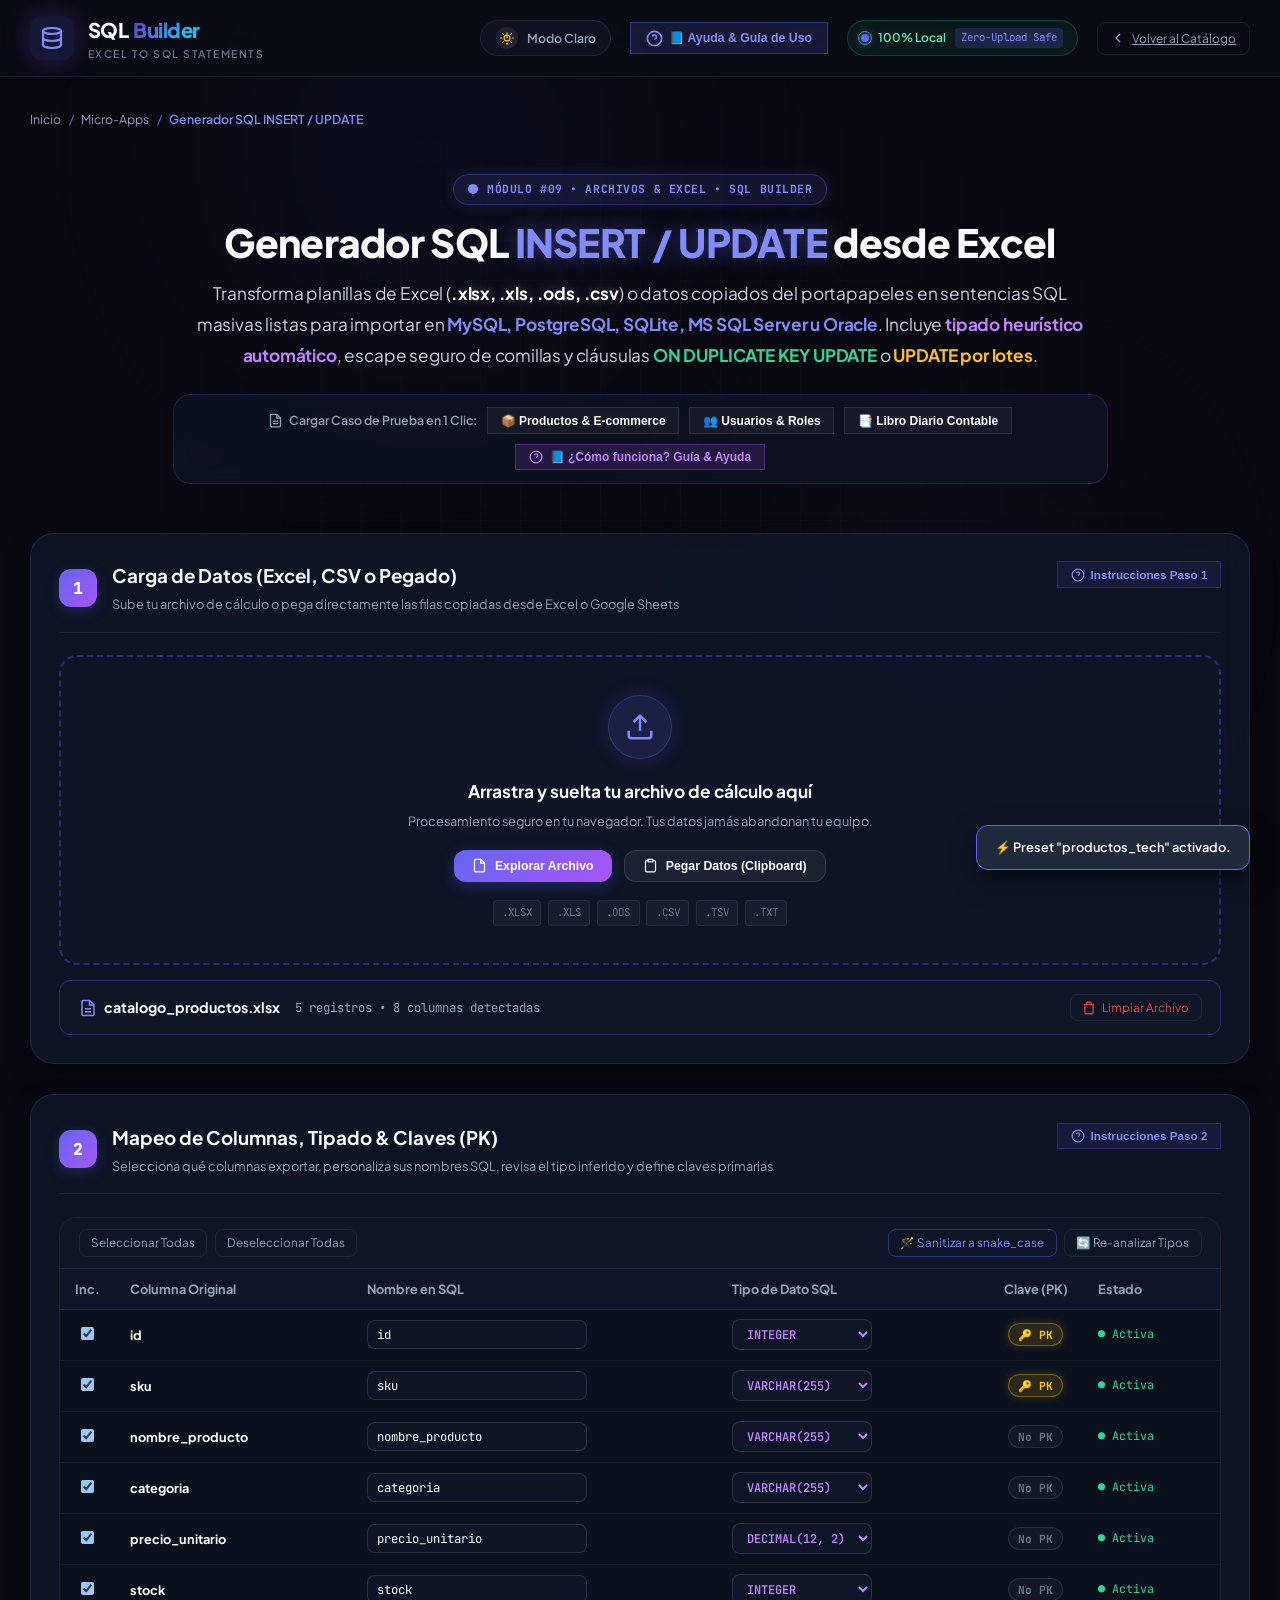
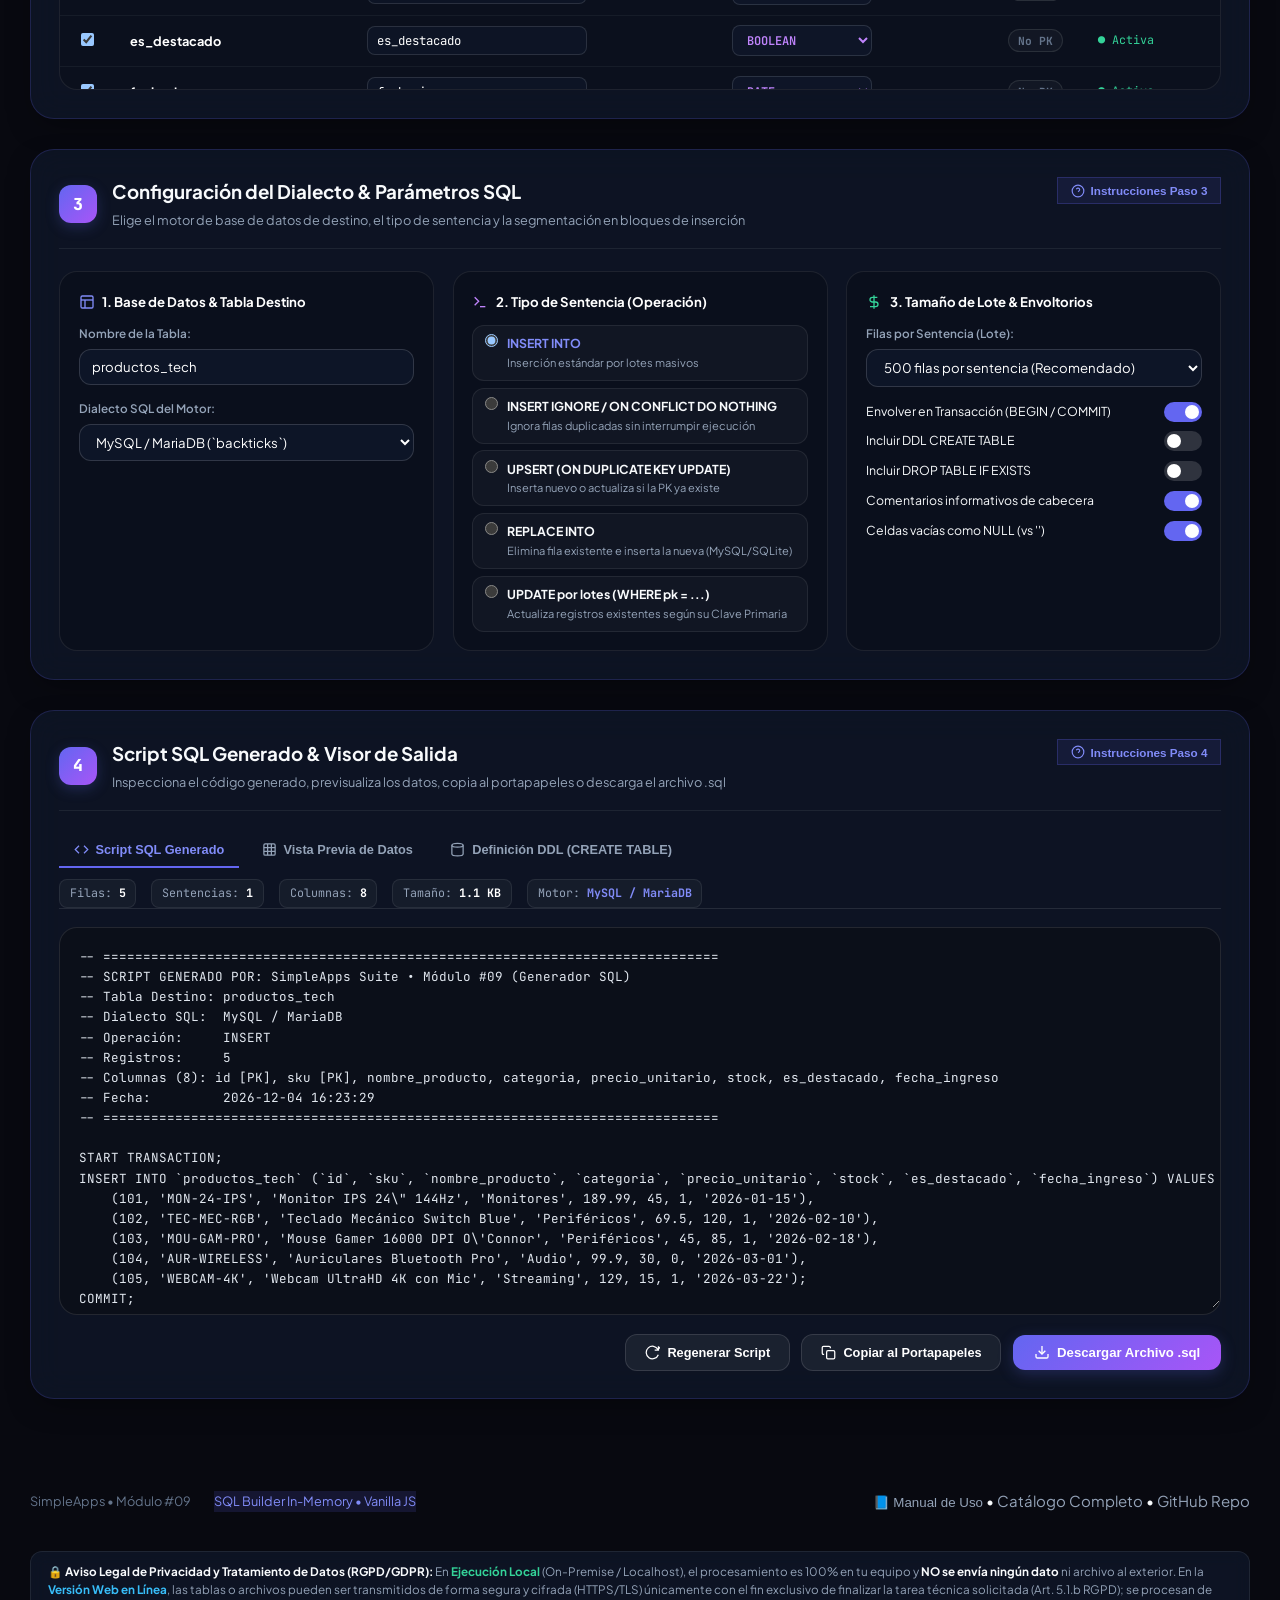
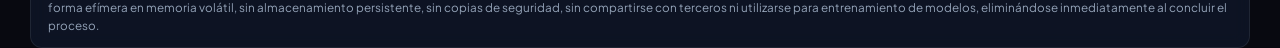
<file: apps/sql-generator/index.html>
<!DOCTYPE html>
<html lang="es">
<head>
    <meta charset="UTF-8">
    <meta name="viewport" content="width=device-width, initial-scale=1.0">
    <meta name="color-scheme" content="dark light">
    <title>Generador SQL INSERT / UPDATE desde Excel • SimpleApps</title>
    <meta name="description" content="Transforma tablas de Excel (.xlsx, .xls, .ods, .csv) o datos pegados en sentencias SQL masivas (INSERT INTO, UPSERT, REPLACE, UPDATE) con escape seguro y tipado automático. 100% en memoria local.">

    <!-- Anti-FOUC Theme Script -->
    <script src="../../assets/js/theme.js"></script>

    <!-- Favicon -->
    <link rel="icon" type="image/svg+xml" href="../../assets/images/favicon.svg">
    <link rel="icon" type="image/png" sizes="32x32" href="../../assets/images/favicon.png">
    <link rel="shortcut icon" href="../../favicon.ico">

    <!-- Google Fonts -->
    <link rel="preconnect" href="https://fonts.googleapis.com">
    <link rel="preconnect" href="https://fonts.gstatic.com" crossorigin>
    <link href="https://fonts.googleapis.com/css2?family=Plus+Jakarta+Sans:wght@300;400;500;600;700;800&family=JetBrains+Mono:wght@400;500;600&display=swap" rel="stylesheet">

    <!-- CSS -->
    <link rel="stylesheet" href="../../assets/css/style.css?v=2.1">
    <link rel="stylesheet" href="style.css?v=2.0">
</head>
<body>

    <!-- Fondos de Iluminación Ambiental -->
    <div class="ambient-glow" aria-hidden="true">
        <div class="ambient-orb ambient-orb-1" style="background: radial-gradient(circle, rgba(99, 102, 241, 0.22) 0%, transparent 70%);"></div>
        <div class="ambient-orb ambient-orb-2" style="background: radial-gradient(circle, rgba(168, 85, 247, 0.18) 0%, transparent 70%);"></div>
    </div>
    <div class="bg-grid-pattern" aria-hidden="true"></div>

    <div class="app-wrapper">

        <!-- =================================================================
             1. HEADER HORIZONTAL
             ================================================================= -->
        <header class="top-header">
            <div class="header-inner">
                <a href="../../index.html" class="brand-area" title="Volver al Catálogo">
                    <div class="brand-icon-box" style="border-color: rgba(99, 102, 241, 0.4); background: rgba(99, 102, 241, 0.15); color: var(--sql-indigo-light);">
                        <svg viewBox="0 0 24 24" fill="none" stroke="currentColor" stroke-width="2.2">
                            <ellipse cx="12" cy="5" rx="9" ry="3"/>
                            <path d="M3 5v14c0 1.66 4 3 9 3s9-1.34 9-3V5"/>
                            <path d="M3 12c0 1.66 4 3 9 3s9-1.34 9-3"/>
                        </svg>
                    </div>
                    <div class="brand-text-box">
                        <span class="brand-name">SQL <span class="brand-highlight" style="color: var(--sql-indigo-light);">Builder</span></span>
                        <span class="brand-tagline">Excel to SQL Statements</span>
                    </div>
                </a>

                <div class="header-actions">
                    <button id="themeToggleBtn" class="theme-toggle-btn" aria-label="Cambiar tema" title="Alternar entre modo claro y modo oscuro">
                        <span class="theme-toggle-icon-wrap">
                            <svg class="icon-sun" viewBox="0 0 24 24" fill="none" stroke="currentColor" stroke-width="2" stroke-linecap="round" stroke-linejoin="round">
                                <circle cx="12" cy="12" r="5"></circle>
                                <line x1="12" y1="12" x2="12" y2="3"></line>
                                <line x1="12" y1="21" x2="12" y2="23"></line>
                                <line x1="4.22" y1="4.22" x2="5.64" y2="5.64"></line>
                                <line x1="18.36" y1="18.36" x2="19.78" y2="19.78"></line>
                                <line x1="1" y1="12" x2="3" y2="12"></line>
                                <line x1="21" y1="12" x2="23" y2="12"></line>
                                <line x1="4.22" y1="19.78" x2="5.64" y2="18.36"></line>
                                <line x1="18.36" y1="5.64" x2="19.78" y2="4.22"></line>
                            </svg>
                            <svg class="icon-moon" viewBox="0 0 24 24" fill="none" stroke="currentColor" stroke-width="2" stroke-linecap="round" stroke-linejoin="round">
                                <path d="M21 12.79A9 9 0 1 1 11.21 3 7 7 0 0 0 21 12.79z"></path>
                            </svg>
                        </span>
                        <span class="theme-toggle-label">Modo Claro</span>
                    </button>

                    <button type="button" class="btn-help-guide" id="btnOpenHelpModal" title="Manual Operativo y Guía de Uso del Módulo">
                        <svg width="17" height="17" viewBox="0 0 24 24" fill="none" stroke="currentColor" stroke-width="2.3">
                            <circle cx="12" cy="12" r="10"/>
                            <path d="M9.09 9a3 3 0 0 1 5.83 1c0 2-3 3-3 3"/>
                            <line x1="12" y1="17" x2="12.01" y2="17"/>
                        </svg>
                        <span>📘 Ayuda & Guía de Uso</span>
                    </button>

                    <div class="server-status-pill" title="Modo Local: No se envía ningún dato. Modo Web: Archivos enviados cifrados únicamente para procesar la tarea (RGPD).">
                        <span class="status-dot" style="background: #6366F1; box-shadow: 0 0 8px #6366F1;"></span>
                        <span class="server-meta-tag">100% Local</span>
                        <span class="server-php-tag" style="background: rgba(99, 102, 241, 0.2); color: #818CF8;">Zero-Upload Safe</span>
                    </div>

                    <a href="../../index.html" class="btn-subnav-ghost" title="Volver al Catálogo">
                        <svg width="16" height="16" viewBox="0 0 24 24" fill="none" stroke="currentColor" stroke-width="2"><polyline points="15 18 9 12 15 6"/></svg>
                        <span>Volver al Catálogo</span>
                    </a>
                </div>
            </div>
        </header>

        <!-- =================================================================
             2. CONTENIDO PRINCIPAL
             ================================================================= -->
        <main class="main-container">

            <!-- Breadcrumbs -->
            <div class="breadcrumb-row">
                <a href="../../index.html" class="footer-link">Inicio</a>
                <span class="breadcrumb-separator">/</span>
                <a href="../../index.html" class="footer-link">Micro-Apps</a>
                <span class="breadcrumb-separator">/</span>
                <span class="breadcrumb-item active" style="color: var(--sql-indigo-light);">Generador SQL INSERT / UPDATE</span>
            </div>

            <!-- Hero Banner -->
            <section class="sql-hero">
                <div class="sql-tag">
                    <svg width="12" height="12" viewBox="0 0 24 24" fill="currentColor"><circle cx="12" cy="12" r="10"/></svg>
                    MÓDULO #09 • ARCHIVOS & EXCEL • SQL BUILDER
                </div>
                <h1 class="hero-title" style="margin-bottom: 0.75rem;">
                    Generador SQL <span class="glow-text-indigo">INSERT / UPDATE</span> desde Excel
                </h1>
                <p class="hero-description" style="max-width: 900px; margin: 0 auto 1.25rem;">
                    Transforma planillas de Excel (<strong class="text-glow-white">.xlsx, .xls, .ods, .csv</strong>) o datos copiados del portapapeles 
                    en sentencias SQL masivas listas para importar en <strong style="color: var(--sql-indigo-light);">MySQL, PostgreSQL, SQLite, MS SQL Server u Oracle</strong>. 
                    Incluye <strong style="color: var(--sql-violet-light);">tipado heurístico automático</strong>, escape seguro de comillas y cláusulas 
                    <strong style="color: #34D399;">ON DUPLICATE KEY UPDATE</strong> o <strong style="color: #FBBF24;">UPDATE por lotes</strong>.
                </p>

                <!-- Barra de Presets Rápidos y Botón de Ayuda Hero -->
                <div class="presets-bar">
                    <span class="presets-label">
                        <svg width="15" height="15" viewBox="0 0 24 24" fill="none" stroke="currentColor" stroke-width="2"><path d="M14 2H6a2 2 0 0 0-2 2v16a2 2 0 0 0 2 2h12a2 2 0 0 0 2-2V8z"/><polyline points="14 2 14 8 20 8"/><line x1="16" y1="13" x2="8" y2="13"/><line x1="16" y1="17" x2="8" y2="17"/></svg>
                        Cargar Caso de Prueba en 1 Clic:
                    </span>
                    <button type="button" class="preset-chip-btn" id="btnPresetProducts" title="Catálogo de productos con precios, stock y categorías">
                        <span>📦 Productos & E-commerce</span>
                    </button>
                    <button type="button" class="preset-chip-btn" id="btnPresetUsers" title="Lista de usuarios con credenciales, roles y saldos">
                        <span>👥 Usuarios & Roles</span>
                    </button>
                    <button type="button" class="preset-chip-btn" id="btnPresetLedger" title="Transacciones contables y conciliaciones bancarias">
                        <span>📑 Libro Diario Contable</span>
                    </button>
                    <button type="button" class="btn-help-hero" id="btnOpenHelpHero" title="Ver Guía de Uso Completa">
                        <svg width="14" height="14" viewBox="0 0 24 24" fill="none" stroke="currentColor" stroke-width="2.3"><circle cx="12" cy="12" r="10"/><path d="M9.09 9a3 3 0 0 1 5.83 1c0 2-3 3-3 3"/><line x1="12" y1="17" x2="12.01" y2="17"/></svg>
                        <span>📘 ¿Cómo funciona? Guía & Ayuda</span>
                    </button>
                </div>
            </section>

            <!-- =============================================================
                 PASO 1: ENTRADA DE DATOS (EXCEL, CSV, ODS O PORTAPAPELES)
                 ============================================================= -->
            <section class="step-section" id="step1Section">
                <div class="step-header">
                    <div class="step-title-wrap">
                        <div class="step-number">1</div>
                        <div>
                            <h2 class="step-title">Carga de Datos (Excel, CSV o Pegado)</h2>
                            <p class="step-desc">Sube tu archivo de cálculo o pega directamente las filas copiadas desde Excel o Google Sheets</p>
                        </div>
                    </div>
                    <button type="button" class="btn-step-help" data-help-tab="tabHelpStep1" title="Ayuda sobre este paso">
                        <svg width="14" height="14" viewBox="0 0 24 24" fill="none" stroke="currentColor" stroke-width="2"><circle cx="12" cy="12" r="10"/><path d="M9.09 9a3 3 0 0 1 5.83 1c0 2-3 3-3 3"/><line x1="12" y1="17" x2="12.01" y2="17"/></svg>
                        <span>Instrucciones Paso 1</span>
                    </button>
                </div>

                <!-- Zona de Carga Drag & Drop -->
                <div class="dropzone-container" id="dropZone">
                    <div class="dropzone-icon-circle">
                        <svg width="30" height="30" viewBox="0 0 24 24" fill="none" stroke="currentColor" stroke-width="2"><path d="M21 15v4a2 2 0 0 1-2 2H5a2 2 0 0 1-2-2v-4"/><polyline points="17 8 12 3 7 8"/><line x1="12" y1="3" x2="12" y2="15"/></svg>
                    </div>
                    <div class="dropzone-title">Arrastra y suelta tu archivo de cálculo aquí</div>
                    <div class="dropzone-subtitle">Procesamiento seguro en tu navegador. Tus datos jamás abandonan tu equipo.</div>

                    <div style="display: flex; gap: 0.75rem; justify-content: center; flex-wrap: wrap; margin-top: 1rem;">
                        <button type="button" class="btn-primary-sql" id="btnBrowseFile" style="padding: 0.5rem 1.25rem; font-size: 0.82rem;">
                            <svg width="15" height="15" viewBox="0 0 24 24" fill="none" stroke="currentColor" stroke-width="2"><path d="M14 2H6a2 2 0 0 0-2 2v16a2 2 0 0 0 2 2h12a2 2 0 0 0 2-2V8z"/><polyline points="14 2 14 8 20 8"/></svg>
                            <span>Explorar Archivo</span>
                        </button>
                        <button type="button" class="btn-secondary-sql" id="btnPasteData" style="padding: 0.5rem 1.25rem; font-size: 0.82rem;">
                            <svg width="15" height="15" viewBox="0 0 24 24" fill="none" stroke="currentColor" stroke-width="2"><path d="M16 4h2a2 2 0 0 1 2 2v14a2 2 0 0 1-2 2H6a2 2 0 0 1-2-2V6a2 2 0 0 1 2-2h2"/><rect x="8" y="2" width="8" height="4" rx="1" ry="1"/></svg>
                            <span>Pegar Datos (Clipboard)</span>
                        </button>
                    </div>

                    <div class="format-badges-row">
                        <span class="format-badge">.XLSX</span>
                        <span class="format-badge">.XLS</span>
                        <span class="format-badge">.ODS</span>
                        <span class="format-badge">.CSV</span>
                        <span class="format-badge">.TSV</span>
                        <span class="format-badge">.TXT</span>
                    </div>

                    <input type="file" id="fileInput" accept=".xlsx,.xls,.ods,.csv,.tsv,.txt" style="display: none;">
                </div>

                <!-- Resumen de Archivo Cargado -->
                <div class="table-summary-strip" id="tableSummaryStrip">
                    <div style="display: flex; align-items: center; gap: 1rem; flex-wrap: wrap;">
                        <div class="file-name-tag">
                            <svg width="18" height="18" viewBox="0 0 24 24" fill="none" stroke="currentColor" stroke-width="2" style="color: var(--sql-indigo-light);"><path d="M14 2H6a2 2 0 0 0-2 2v16a2 2 0 0 0 2 2h12a2 2 0 0 0 2-2V8z"/><polyline points="14 2 14 8 20 8"/><line x1="16" y1="13" x2="8" y2="13"/><line x1="16" y1="17" x2="8" y2="17"/></svg>
                            <span id="fileNameTag">catalogo_productos.xlsx</span>
                        </div>
                        <div class="file-meta-counts" id="fileMetaCounts">5 registros • 8 columnas detectadas</div>
                    </div>

                    <!-- Selector de Hoja si el libro es multi-hoja -->
                    <div id="sheetSelectorContainer" style="display: none; align-items: center; gap: 0.5rem;">
                        <label for="sheetSelect" style="font-size: 0.8rem; color: var(--text-secondary); font-weight: 600;">Hoja del Libro:</label>
                        <select id="sheetSelect" class="opt-select" style="min-width: 170px; padding: 0.35rem 0.65rem; font-size: 0.8rem;"></select>
                    </div>

                    <button type="button" class="btn-subnav-ghost" id="btnClearData" style="font-size: 0.78rem; padding: 0.35rem 0.75rem; color: #EF4444;">
                        <svg width="14" height="14" viewBox="0 0 24 24" fill="none" stroke="currentColor" stroke-width="2"><polyline points="3 6 5 6 21 6"/><path d="M19 6v14a2 2 0 0 1-2 2H7a2 2 0 0 1-2-2V6m3 0V4a2 2 0 0 1 2-2h4a2 2 0 0 1 2 2v2"/></svg>
                        <span>Limpiar Archivo</span>
                    </button>
                </div>
            </section>

            <!-- =============================================================
                 PASO 2: MAPEO DE COLUMNAS, TIPADO & CLAVES PRIMARIAS
                 ============================================================= -->
            <section class="step-section" id="step2Section">
                <div class="step-header">
                    <div class="step-title-wrap">
                        <div class="step-number">2</div>
                        <div>
                            <h2 class="step-title">Mapeo de Columnas, Tipado & Claves (PK)</h2>
                            <p class="step-desc">Selecciona qué columnas exportar, personaliza sus nombres SQL, revisa el tipo inferido y define claves primarias</p>
                        </div>
                    </div>
                    <button type="button" class="btn-step-help" data-help-tab="tabHelpStep2" title="Ayuda sobre este paso">
                        <svg width="14" height="14" viewBox="0 0 24 24" fill="none" stroke="currentColor" stroke-width="2"><circle cx="12" cy="12" r="10"/><path d="M9.09 9a3 3 0 0 1 5.83 1c0 2-3 3-3 3"/><line x1="12" y1="17" x2="12.01" y2="17"/></svg>
                        <span>Instrucciones Paso 2</span>
                    </button>
                </div>

                <div class="columns-mapping-container">
                    <div class="columns-toolbar">
                        <div class="toolbar-group">
                            <button type="button" class="btn-subnav-ghost" id="btnSelectAllCols" style="font-size: 0.78rem; padding: 0.35rem 0.75rem;">
                                Seleccionar Todas
                            </button>
                            <button type="button" class="btn-subnav-ghost" id="btnDeselectAllCols" style="font-size: 0.78rem; padding: 0.35rem 0.75rem;">
                                Deseleccionar Todas
                            </button>
                        </div>
                        <div class="toolbar-group">
                            <button type="button" class="btn-subnav-ghost" id="btnAutoSnakeCase" style="font-size: 0.78rem; padding: 0.35rem 0.75rem; color: var(--sql-indigo-light); border-color: rgba(99, 102, 241, 0.4);">
                                🪄 Sanitizar a snake_case
                            </button>
                            <button type="button" class="btn-subnav-ghost" id="btnResetTypes" style="font-size: 0.78rem; padding: 0.35rem 0.75rem;">
                                🔄 Re-analizar Tipos
                            </button>
                        </div>
                    </div>

                    <div class="table-responsive-wrapper">
                        <table class="mapping-table">
                            <thead>
                                <tr>
                                    <th style="width: 48px; text-align: center;">Inc.</th>
                                    <th>Columna Original</th>
                                    <th>Nombre en SQL</th>
                                    <th>Tipo de Dato SQL</th>
                                    <th style="text-align: center; width: 90px;">Clave (PK)</th>
                                    <th>Estado</th>
                                </tr>
                            </thead>
                            <tbody id="mappingTableBody">
                                <!-- Filas dinámicas generadas por app.js -->
                            </tbody>
                        </table>
                    </div>
                </div>
            </section>

            <!-- =============================================================
                 PASO 3: CONFIGURACIÓN DEL SCRIPT & DIALECTO SQL
                 ============================================================= -->
            <section class="step-section" id="step3Section">
                <div class="step-header">
                    <div class="step-title-wrap">
                        <div class="step-number">3</div>
                        <div>
                            <h2 class="step-title">Configuración del Dialecto & Parámetros SQL</h2>
                            <p class="step-desc">Elige el motor de base de datos de destino, el tipo de sentencia y la segmentación en bloques de inserción</p>
                        </div>
                    </div>
                    <button type="button" class="btn-step-help" data-help-tab="tabHelpStep3" title="Ayuda sobre este paso">
                        <svg width="14" height="14" viewBox="0 0 24 24" fill="none" stroke="currentColor" stroke-width="2"><circle cx="12" cy="12" r="10"/><path d="M9.09 9a3 3 0 0 1 5.83 1c0 2-3 3-3 3"/><line x1="12" y1="17" x2="12.01" y2="17"/></svg>
                        <span>Instrucciones Paso 3</span>
                    </button>
                </div>

                <div class="sql-options-grid">

                    <!-- Columna 1: Motor y Tabla -->
                    <div class="opt-card">
                        <div class="opt-card-title">
                            <svg width="16" height="16" viewBox="0 0 24 24" fill="none" stroke="currentColor" stroke-width="2" style="color: var(--sql-indigo-light);"><rect x="3" y="3" width="18" height="18" rx="2"/><path d="M3 9h18"/><path d="M9 21V9"/></svg>
                            <span>1. Base de Datos & Tabla Destino</span>
                        </div>
                        <div style="margin-bottom: 1rem;">
                            <label for="inputTableName" style="font-size: 0.78rem; color: var(--text-secondary); display: block; margin-bottom: 0.35rem; font-weight: 600;">Nombre de la Tabla:</label>
                            <input type="text" id="inputTableName" class="opt-input" value="productos_tech" placeholder="nombre_de_tabla">
                        </div>
                        <div>
                            <label for="selectDialect" style="font-size: 0.78rem; color: var(--text-secondary); display: block; margin-bottom: 0.35rem; font-weight: 600;">Dialecto SQL del Motor:</label>
                            <select id="selectDialect" class="opt-select">
                                <option value="mysql" selected>MySQL / MariaDB (`backticks`)</option>
                                <option value="postgres">PostgreSQL ("double quotes")</option>
                                <option value="sqlite">SQLite (Estándar local)</option>
                                <option value="mssql">Microsoft SQL Server ([brackets])</option>
                                <option value="oracle">Oracle Database ("quotes")</option>
                                <option value="ansi">Estándar ANSI SQL</option>
                            </select>
                        </div>
                    </div>

                    <!-- Columna 2: Operación SQL -->
                    <div class="opt-card">
                        <div class="opt-card-title">
                            <svg width="16" height="16" viewBox="0 0 24 24" fill="none" stroke="currentColor" stroke-width="2" style="color: var(--sql-violet-light);"><polyline points="4 17 10 11 4 5"/><line x1="12" y1="19" x2="20" y2="19"/></svg>
                            <span>2. Tipo de Sentencia (Operación)</span>
                        </div>
                        <div class="radio-pills-group">
                            <label class="radio-pill-label">
                                <input type="radio" name="sqlOperation" value="insert" checked>
                                <div class="pill-content">
                                    <strong>INSERT INTO</strong>
                                    <span>Inserción estándar por lotes masivos</span>
                                </div>
                            </label>
                            <label class="radio-pill-label">
                                <input type="radio" name="sqlOperation" value="insert_ignore">
                                <div class="pill-content">
                                    <strong>INSERT IGNORE / ON CONFLICT DO NOTHING</strong>
                                    <span>Ignora filas duplicadas sin interrumpir ejecución</span>
                                </div>
                            </label>
                            <label class="radio-pill-label">
                                <input type="radio" name="sqlOperation" value="upsert">
                                <div class="pill-content">
                                    <strong>UPSERT (ON DUPLICATE KEY UPDATE)</strong>
                                    <span>Inserta nuevo o actualiza si la PK ya existe</span>
                                </div>
                            </label>
                            <label class="radio-pill-label">
                                <input type="radio" name="sqlOperation" value="replace">
                                <div class="pill-content">
                                    <strong>REPLACE INTO</strong>
                                    <span>Elimina fila existente e inserta la nueva (MySQL/SQLite)</span>
                                </div>
                            </label>
                            <label class="radio-pill-label">
                                <input type="radio" name="sqlOperation" value="update">
                                <div class="pill-content">
                                    <strong>UPDATE por lotes (WHERE pk = ...)</strong>
                                    <span>Actualiza registros existentes según su Clave Primaria</span>
                                </div>
                            </label>
                        </div>
                    </div>

                    <!-- Columna 3: Lotes & Opciones de Salida -->
                    <div class="opt-card">
                        <div class="opt-card-title">
                            <svg width="16" height="16" viewBox="0 0 24 24" fill="none" stroke="currentColor" stroke-width="2" style="color: #34D399;"><path d="M12 2v20"/><path d="M17 5H9.5a3.5 3.5 0 0 0 0 7h5a3.5 3.5 0 0 1 0 7H6"/></svg>
                            <span>3. Tamaño de Lote & Envoltorios</span>
                        </div>
                        <div style="margin-bottom: 1rem;">
                            <label for="selectBatchSize" style="font-size: 0.78rem; color: var(--text-secondary); display: block; margin-bottom: 0.35rem; font-weight: 600;">Filas por Sentencia (Lote):</label>
                            <select id="selectBatchSize" class="opt-select">
                                <option value="100">100 filas por sentencia</option>
                                <option value="500" selected>500 filas por sentencia (Recomendado)</option>
                                <option value="1000">1.000 filas por sentencia</option>
                                <option value="2000">2.000 filas por sentencia</option>
                                <option value="0">Todo en una sola sentencia masiva</option>
                                <option value="1">1 fila por sentencia (Atómica)</option>
                            </select>
                        </div>

                        <div class="switches-list">
                            <label class="switch-label">
                                <span>Envolver en Transacción (BEGIN / COMMIT)</span>
                                <div class="switch-toggle">
                                    <input type="checkbox" id="chkTransaction" checked>
                                    <span class="slider-round"></span>
                                </div>
                            </label>
                            <label class="switch-label">
                                <span>Incluir DDL CREATE TABLE</span>
                                <div class="switch-toggle">
                                    <input type="checkbox" id="chkCreateTable">
                                    <span class="slider-round"></span>
                                </div>
                            </label>
                            <label class="switch-label">
                                <span>Incluir DROP TABLE IF EXISTS</span>
                                <div class="switch-toggle">
                                    <input type="checkbox" id="chkDropTable">
                                    <span class="slider-round"></span>
                                </div>
                            </label>
                            <label class="switch-label">
                                <span>Comentarios informativos de cabecera</span>
                                <div class="switch-toggle">
                                    <input type="checkbox" id="chkComments" checked>
                                    <span class="slider-round"></span>
                                </div>
                            </label>
                            <label class="switch-label">
                                <span>Celdas vacías como NULL (vs '')</span>
                                <div class="switch-toggle">
                                    <input type="checkbox" id="chkEmptyAsNull" checked>
                                    <span class="slider-round"></span>
                                </div>
                            </label>
                        </div>
                    </div>

                </div>
            </section>

            <!-- =============================================================
                 PASO 4: VISOR DE SCRIPT SQL & ACCIONES
                 ============================================================= -->
            <section class="step-section" id="step4Section">
                <div class="step-header">
                    <div class="step-title-wrap">
                        <div class="step-number">4</div>
                        <div>
                            <h2 class="step-title">Script SQL Generado & Visor de Salida</h2>
                            <p class="step-desc">Inspecciona el código generado, previsualiza los datos, copia al portapapeles o descarga el archivo .sql</p>
                        </div>
                    </div>
                    <button type="button" class="btn-step-help" data-help-tab="tabHelpStep4" title="Ayuda sobre este paso">
                        <svg width="14" height="14" viewBox="0 0 24 24" fill="none" stroke="currentColor" stroke-width="2"><circle cx="12" cy="12" r="10"/><path d="M9.09 9a3 3 0 0 1 5.83 1c0 2-3 3-3 3"/><line x1="12" y1="17" x2="12.01" y2="17"/></svg>
                        <span>Instrucciones Paso 4</span>
                    </button>
                </div>

                <div class="output-tabs-header">
                    <div class="output-nav-tabs">
                        <button type="button" class="output-tab-btn active" id="tabSqlBtn">
                            <svg width="15" height="15" viewBox="0 0 24 24" fill="none" stroke="currentColor" stroke-width="2"><polyline points="16 18 22 12 16 6"/><polyline points="8 6 2 12 8 18"/></svg>
                            <span>Script SQL Generado</span>
                        </button>
                        <button type="button" class="output-tab-btn" id="tabDataBtn">
                            <svg width="15" height="15" viewBox="0 0 24 24" fill="none" stroke="currentColor" stroke-width="2"><rect x="3" y="3" width="18" height="18" rx="2"/><path d="M3 9h18"/><path d="M3 15h18"/><path d="M9 3v18"/><path d="M15 3v18"/></svg>
                            <span>Vista Previa de Datos</span>
                        </button>
                        <button type="button" class="output-tab-btn" id="tabDdlBtn">
                            <svg width="15" height="15" viewBox="0 0 24 24" fill="none" stroke="currentColor" stroke-width="2"><ellipse cx="12" cy="5" rx="9" ry="3"/><path d="M3 5v14c0 1.66 4 3 9 3s9-1.34 9-3V5"/></svg>
                            <span>Definición DDL (CREATE TABLE)</span>
                        </button>
                    </div>

                    <!-- Métricas en vivo -->
                    <div class="metrics-strip">
                        <div class="metric-pill">Filas: <strong id="metricRows">0</strong></div>
                        <div class="metric-pill">Sentencias: <strong id="metricStmts">0</strong></div>
                        <div class="metric-pill">Columnas: <strong id="metricCols">0</strong></div>
                        <div class="metric-pill">Tamaño: <strong id="metricSize">0 B</strong></div>
                        <div class="metric-pill">Motor: <strong id="metricDialect" style="color: var(--sql-indigo-light);">MySQL</strong></div>
                    </div>
                </div>

                <!-- Panel 1: Visor de Script SQL -->
                <div id="sqlViewerPane" class="code-viewer-box">
                    <textarea id="sqlCodeOutput" class="code-textarea" readonly spellcheck="false" placeholder="El código SQL generado aparecerá aquí..."></textarea>
                </div>

                <!-- Panel 2: Vista Previa de Datos Crudos -->
                <div id="dataViewerPane" class="columns-mapping-container" style="display: none;">
                    <div id="previewTableContainer"></div>
                </div>

                <!-- Panel 3: Definición DDL (CREATE TABLE) -->
                <div id="ddlViewerPane" class="code-viewer-box" style="display: none;">
                    <textarea id="ddlCodeOutput" class="code-textarea" readonly spellcheck="false" placeholder="Definición DDL CREATE TABLE..."></textarea>
                </div>

                <!-- Botones de Acción -->
                <div class="action-buttons-bar">
                    <button type="button" class="btn-secondary-sql" id="btnRegenerateSql">
                        <svg width="15" height="15" viewBox="0 0 24 24" fill="none" stroke="currentColor" stroke-width="2"><path d="M21.5 2v6h-6M21.34 15.57a10 10 0 1 1-.57-8.38l5.67-5.67"/></svg>
                        <span>Regenerar Script</span>
                    </button>
                    <button type="button" class="btn-secondary-sql" id="btnCopySql">
                        <svg width="15" height="15" viewBox="0 0 24 24" fill="none" stroke="currentColor" stroke-width="2"><rect x="9" y="9" width="13" height="13" rx="2" ry="2"/><path d="M5 15H4a2 2 0 0 1-2-2V4a2 2 0 0 1 2-2h9a2 2 0 0 1 2 2v1"/></svg>
                        <span>Copiar al Portapapeles</span>
                    </button>
                    <button type="button" class="btn-primary-sql" id="btnDownloadSql">
                        <svg width="16" height="16" viewBox="0 0 24 24" fill="none" stroke="currentColor" stroke-width="2"><path d="M21 15v4a2 2 0 0 1-2 2H5a2 2 0 0 1-2-2v-4"/><polyline points="7 10 12 15 17 10"/><line x1="12" y1="15" x2="12" y2="3"/></svg>
                        <span>Descargar Archivo .sql</span>
                    </button>
                </div>
            </section>
        </main>

        <!-- =================================================================
             3. FOOTER
             ================================================================= -->
        <footer class="app-footer">
            <div class="footer-inner">
                <div class="footer-left">
                    <span class="footer-brand">SimpleApps • Módulo #09</span>
                    <span class="footer-badge" style="background: rgba(99, 102, 241, 0.15); color: var(--sql-indigo-light); border-color: rgba(99, 102, 241, 0.3);">
                        SQL Builder In-Memory • Vanilla JS
                    </span>
                </div>
                <div class="footer-links">
                    <button type="button" class="footer-link" id="btnFooterHelp" style="background: none; border: none; cursor: pointer;">
                        📘 Manual de Uso
                    </button>
                    <span class="footer-sep">•</span>
                    <a href="../../index.html" class="footer-link">Catálogo Completo</a>
                    <span class="footer-sep">•</span>
                    <a href="https://github.com/diegohernangarcia/SimpleApp" target="_blank" rel="noopener noreferrer" class="footer-link">GitHub Repo</a>
                </div>
                <div class="site-footer-privacy-note">
                    🔒 <strong>Aviso Legal de Privacidad y Tratamiento de Datos (RGPD/GDPR):</strong> En <span class="privacy-tag-local">Ejecución Local</span> (On-Premise / Localhost), el procesamiento es 100% en tu equipo y <strong>NO se envía ningún dato</strong> ni archivo al exterior. En la <span class="privacy-tag-web">Versión Web en Línea</span>, las tablas o archivos pueden ser transmitidos de forma segura y cifrada (HTTPS/TLS) únicamente con el fin exclusivo de finalizar la tarea técnica solicitada (Art. 5.1.b RGPD); se procesan de forma efímera en memoria volátil, sin almacenamiento persistente, sin copias de seguridad, sin compartirse con terceros ni utilizarse para entrenamiento de modelos, eliminándose inmediatamente al concluir el proceso.
                </div>
            </div>
        </footer>

    </div><!-- /.app-wrapper -->

    <!-- =====================================================================
         MODAL DE AYUDA Y GUÍA DE USO (SINCRONIZADO CON PASOS)
         ===================================================================== -->
    <div class="modal-overlay" id="helpModal" role="dialog" aria-modal="true" aria-labelledby="helpModalTitle">
        <div class="modal-window">
            <div class="modal-header">
                <div style="display: flex; align-items: center; gap: 0.75rem;">
                    <div style="width: 36px; height: 36px; border-radius: 8px; background: rgba(99, 102, 241, 0.15); display: flex; align-items: center; justify-content: center; color: var(--sql-indigo-light);">
                        <svg width="20" height="20" viewBox="0 0 24 24" fill="none" stroke="currentColor" stroke-width="2.3"><circle cx="12" cy="12" r="10"/><path d="M9.09 9a3 3 0 0 1 5.83 1c0 2-3 3-3 3"/><line x1="12" y1="17" x2="12.01" y2="17"/></svg>
                    </div>
                    <div>
                        <h2 class="modal-title" id="helpModalTitle">Manual Operativo & Guía de Uso del Módulo</h2>
                        <span style="font-size: 0.75rem; color: var(--text-secondary);">Generador SQL INSERT / UPDATE • SimpleApps Suite</span>
                    </div>
                </div>
                <button type="button" class="modal-close-btn" id="btnCloseHelpModal" aria-label="Cerrar modal">&times;</button>
            </div>

            <div class="modal-body">
                <!-- Navegación de Pestañas de Ayuda -->
                <div class="help-tabs-nav" role="tablist">
                    <button type="button" class="help-tab-btn active" data-tab="tabHelpOverview">
                        <span>🌟 Visión General</span>
                    </button>
                    <button type="button" class="help-tab-btn" data-tab="tabHelpStep1">
                        <span>📂 Paso 1: Carga</span>
                    </button>
                    <button type="button" class="help-tab-btn" data-tab="tabHelpStep2">
                        <span>🏷️ Paso 2: Mapeo & PK</span>
                    </button>
                    <button type="button" class="help-tab-btn" data-tab="tabHelpStep3">
                        <span>⚙️ Paso 3: Dialectos & Lotes</span>
                    </button>
                    <button type="button" class="help-tab-btn" data-tab="tabHelpStep4">
                        <span>📜 Paso 4: Exportación</span>
                    </button>
                    <button type="button" class="help-tab-btn" data-tab="tabHelpTips">
                        <span>⚙️ Rendimiento & Tips</span>
                    </button>
                    <button type="button" class="help-tab-btn" data-tab="tabHelpPrivacy">
                        <span>🛡️ Privacidad & RGPD</span>
                    </button>
                </div>

                <!-- Contenido Pestaña 1: Visión General -->
                <div class="help-tab-content" id="tabHelpOverview">
                    <div class="help-card-section">
                        <h4>🎯 ¿Qué es el Generador SQL desde Excel?</h4>
                        <p>
                            Es una herramienta de alta velocidad diseñada para desarrolladores, analistas y administradores de bases de datos que necesitan <strong>migrar, importar o sincronizar planillas de cálculo (Excel, CSV, ODS)</strong> hacia bases de datos relacionales sin requerir conectores pesados ni subir datos a servidores de terceros.
                        </p>
                    </div>
                    <div class="help-card-section">
                        <h4>🔄 Flujo de Trabajo en 4 Pasos</h4>
                        <ul>
                            <li><strong>Paso 1 (Carga):</strong> Arrastra tu archivo (.xlsx, .xls, .ods, .csv, .tsv) o pega texto tabulado desde el portapapeles.</li>
                            <li><strong>Paso 2 (Mapeo y Tipado):</strong> Activa/desactiva columnas, renombra identificadores a snake_case, verifica los tipos de datos inferidos y define la Clave Primaria (PK).</li>
                            <li><strong>Paso 3 (Configuración SQL):</strong> Selecciona el motor de destino (MySQL, Postgres, SQLite, etc.), el tipo de sentencia (INSERT, UPSERT, REPLACE, UPDATE) y el tamaño del lote.</li>
                            <li><strong>Paso 4 (Generación y Exportación):</strong> Visualiza el código SQL resultante, cópialo con un clic o descárgalo como archivo <code>.sql</code> listo para ejecutar en tu cliente de base de datos favorito (DBeaver, phpMyAdmin, DataGrip, HeidiSQL).</li>
                        </ul>
                    </div>
                </div>

                <!-- Contenido Paso 1: Carga y Portapapeles -->
                <div class="help-tab-content" id="tabHelpStep1" style="display: none;">
                    <div class="help-card-section">
                        <h4>📂 Métodos de Entrada de Datos</h4>
                        <p>El módulo ofrece tres canales ultrarrápidos para importar registros:</p>
                        <ul>
                            <li><strong>Arrastrar y Soltar (Drag & Drop):</strong> Soporta archivos de Excel moderno (<code>.xlsx</code>), binario antiguo (<code>.xls</code>), LibreOffice Calc (<code>.ods</code>), y valores separados por coma o tabulación (<code>.csv</code>, <code>.tsv</code>, <code>.txt</code>).</li>
                            <li><strong>Pegado Directo (Clipboard):</strong> Presiona el botón <em>Pegar Datos (Clipboard)</em> o copia una tabla en Excel / Google Sheets y pégala aquí. El sistema detecta automáticamente los delimitadores tabulados.</li>
                            <li><strong>Presets de 1 Clic:</strong> Carga al instante conjuntos de demostración prediseñados (Productos E-commerce, Usuarios CRM, Libro Diario Contable).</li>
                        </ul>
                    </div>
                    <div class="help-card-section">
                        <h4>📑 Soporte para Libros Multi-Hoja</h4>
                        <p>Si tu archivo Excel contiene más de una pestaña, aparecerá un menú desplegable permitiéndote elegir exactamente qué hoja procesar.</p>
                    </div>
                </div>

                <!-- Contenido Paso 2: Mapeo, Tipado & PK -->
                <div class="help-tab-content" id="tabHelpStep2" style="display: none;">
                    <div class="help-card-section">
                        <h4>🏷️ Configuración de Esquema por Columna</h4>
                        <ul>
                            <li><strong>Casilla Inc. (Incluir):</strong> Desmarca cualquier columna que no desees exportar al script SQL.</li>
                            <li><strong>Nombre en SQL:</strong> Personaliza el identificador de cada campo. Usa el botón <code>🪄 Sanitizar a snake_case</code> para quitar acentos, espacios y símbolos de una sola vez.</li>
                            <li><strong>Tipo de Dato:</strong> El motor infiere automáticamente entre <code>INTEGER</code>, <code>DECIMAL(12,2)</code>, <code>VARCHAR(255)</code>, <code>TEXT</code>, <code>BOOLEAN</code>, <code>DATE</code> y <code>DATETIME</code>. Puedes forzar cualquier tipo manualmente.</li>
                            <li><strong>Clave Primaria (🔑 PK):</strong> Haz clic en la insignia para designar las columnas que identifican unívocamente a cada registro. Es <strong>obligatorio</strong> para operaciones <code>UPDATE</code> y <code>UPSERT</code>.</li>
                        </ul>
                    </div>
                </div>

                <!-- Contenido Paso 3: Dialectos & Lotes -->
                <div class="help-tab-content" id="tabHelpStep3" style="display: none;">
                    <div class="help-card-section">
                        <h4>🗄️ Dialectos Soportados</h4>
                        <ul>
                            <li><strong>MySQL / MariaDB:</strong> Delimitadores con comillas invertidas (<code>`tabla`</code>), escape seguro <code>\'</code>, <code>INSERT IGNORE</code> y <code>ON DUPLICATE KEY UPDATE</code>.</li>
                            <li><strong>PostgreSQL:</strong> Delimitadores con comillas dobles (<code>"tabla"</code>), booleanos <code>TRUE/FALSE</code> y cláusula <code>ON CONFLICT (...) DO UPDATE</code>.</li>
                            <li><strong>SQLite:</strong> Ideal para bases de datos locales o embebidas; soporta <code>REPLACE INTO</code> e <code>INSERT OR IGNORE</code>.</li>
                            <li><strong>MS SQL Server & Oracle:</strong> Sintaxis T-SQL (<code>[tabla]</code>) y PL/SQL con transacciones compatibles.</li>
                        </ul>
                    </div>
                    <div class="help-card-section">
                        <h4>⚡ Tipos de Operación SQL</h4>
                        <ul>
                            <li><strong>INSERT INTO:</strong> Inserción masiva estándar de nuevas filas.</li>
                            <li><strong>INSERT IGNORE:</strong> Omite duplicados sin lanzar errores ni abortar el script.</li>
                            <li><strong>UPSERT:</strong> Inserta si es nuevo, o actualiza los datos si la Clave Primaria ya existe.</li>
                            <li><strong>REPLACE INTO:</strong> Elimina el registro antiguo e inserta el nuevo (MySQL/SQLite).</li>
                            <li><strong>UPDATE por lotes:</strong> Sentencias individuales con cláusula <code>WHERE pk = valPK</code>.</li>
                        </ul>
                    </div>
                </div>

                <!-- Contenido Paso 4: Exportación SQL & DDL -->
                <div class="help-tab-content" id="tabHelpStep4" style="display: none;">
                    <div class="help-card-section">
                        <h4>📜 Pestañas de Visualización</h4>
                        <ul>
                            <li><strong>Script SQL Generado:</strong> El código SQL completo listo para ejecución, formateado y segmentado en lotes.</li>
                            <li><strong>Vista Previa de Datos:</strong> Tabla interactiva mostrando los primeros 50 registros de la planilla con sus nombres SQL y tipos.</li>
                            <li><strong>Definición DDL (CREATE TABLE):</strong> Script complementario <code>CREATE TABLE IF NOT EXISTS</code> generado automáticamente con las columnas y claves primarias definidas.</li>
                        </ul>
                    </div>
                    <div class="help-card-section">
                        <h4>💾 Opciones de Exportación</h4>
                        <p>Presiona <strong>Copiar al Portapapeles</strong> para pegar directamente en DBeaver, phpMyAdmin, HeidiSQL o DataGrip, o pulsa <strong>Descargar Archivo .sql</strong> para guardarlo en tu disco local.</p>
                    </div>
                </div>

                <!-- Contenido Pestaña 6: Seguridad & Rendimiento -->
                <div class="help-tab-content" id="tabHelpTips" style="display: none;">
                    <div class="help-card-section">
                        <h4>🚀 ¿Por qué segmentar en lotes de 500 o 1.000 filas?</h4>
                        <p>
                            Ejecutar sentencias <code>INSERT</code> individuales por cada registro genera miles de viajes de red redundantes. Al agrupar las filas en bloques de 500 filas en una sola sentencia <code>VALUES (...), (...)</code>, la velocidad de importación aumenta en más del <strong>95%</strong> respetando los límites de memoria del paquete (como <code>max_allowed_packet</code> en MySQL).
                        </p>
                    </div>
                    <div class="help-card-section">
                        <h4>🛡️ Escape Seguro y Transacciones</h4>
                        <p>
                            Todas las cadenas de texto son escapadas contra inyecciones SQL (comillas, barras invertidas, saltos de línea). La casilla <strong>Envolver en Transacción</strong> agrega <code>START TRANSACTION / COMMIT</code> para garantizar atomicidad y prevenir registros a medio cargar si se interrumpe la conexión.
                        </p>
                    </div>
                </div>

                <!-- Pestaña 7: Privacidad & RGPD -->
                <div class="help-tab-content" id="tabHelpPrivacy" style="display: none;">
                    <div class="help-card-section">
                        <h4>🛡️ Política de Privacidad, Tratamiento de Datos y Cumplimiento Legal (RGPD)</h4>
                        <p>
                            Para garantizar total transparencia y dar cumplimiento estricto al <strong>Reglamento General de Protección de Datos (RGPD / GDPR - Reglamento UE 2016/679)</strong> y normativas internacionales de privacidad, informamos sobre el tratamiento de datos y tablas según el entorno de ejecución:
                        </p>
                        <div class="help-grid-2" style="display: grid; grid-template-columns: repeat(auto-fit, minmax(280px, 1fr)); gap: 1rem; margin-top: 1rem;">
                            <div style="background: rgba(255, 255, 255, 0.03); border: 1px solid rgba(255, 255, 255, 0.08); border-left: 3px solid #6366F1; border-radius: 8px; padding: 1rem;">
                                <strong style="color: var(--sql-indigo-light); display: block; margin-bottom: 0.5rem;">💻 Ejecución Local (On-Premise / Localhost)</strong>
                                <p style="font-size: 0.83rem; line-height: 1.5; color: var(--text-secondary); margin: 0;">
                                    <strong>Cero Envío de Datos (100% Offline):</strong> Si ejecutas esta herramienta en tu entorno local (localhost, intranet corporativa o servidor de desarrollo interno), <strong>NO se envía ningún dato, archivo Excel, portapapeles ni script generado</strong> a servidores externos. Todo el ensamblado del script SQL se genera en la memoria RAM del navegador. Ningún dato abandona tu equipo.
                                </p>
                            </div>
                            <div style="background: rgba(255, 255, 255, 0.03); border: 1px solid rgba(255, 255, 255, 0.08); border-left: 3px solid #38BDF8; border-radius: 8px; padding: 1rem;">
                                <strong style="color: #38BDF8; display: block; margin-bottom: 0.5rem;">🌐 Versión Web en Línea (Online / Cloud)</strong>
                                <p style="font-size: 0.83rem; line-height: 1.5; color: var(--text-secondary); margin: 0;">
                                    <strong>Uso Exclusivo para la Tarea Solicitada (Art. 5.1.b RGPD):</strong> En la versión web alojada en línea, las tablas enviadas se transmiten mediante conexión cifrada (HTTPS/TLS). Dichos datos <strong>se procesan ÚNICAMENTE para ejecutar y finalizar la tarea técnica solicitada</strong>.
                                </p>
                                <p style="font-size: 0.83rem; line-height: 1.5; color: var(--text-secondary); margin-top: 0.5rem;">
                                    <strong>Sin Persistencia ni Cesión:</strong> Los datos se procesan de manera estrictamente efímera en memoria volátil. <strong>NO se almacenan de forma permanente, NO se crean copias de seguridad de sus contenidos, NO se comparten con terceros ni se utilizan para minería de datos ni entrenamiento de modelos de IA</strong>, eliminándose automáticamente una vez descargado el script SQL.
                                </p>
                            </div>
                        </div>
                    </div>
                </div>

            </div>
        </div>
    </div>

    <!-- =====================================================================
         MODAL DE PEGAR DATOS (CLIPBOARD / TSV)
         ===================================================================== -->
    <div class="modal-overlay" id="pasteModal" role="dialog" aria-modal="true" aria-labelledby="pasteModalTitle">
        <div class="modal-window" style="max-width: 650px;">
            <div class="modal-header">
                <div style="display: flex; align-items: center; gap: 0.75rem;">
                    <div style="width: 36px; height: 36px; border-radius: 8px; background: rgba(99, 102, 241, 0.15); display: flex; align-items: center; justify-content: center; color: var(--sql-indigo-light);">
                        <svg width="20" height="20" viewBox="0 0 24 24" fill="none" stroke="currentColor" stroke-width="2.3"><path d="M16 4h2a2 2 0 0 1 2 2v14a2 2 0 0 1-2 2H6a2 2 0 0 1-2-2V6a2 2 0 0 1 2-2h2"/><rect x="8" y="2" width="8" height="4" rx="1" ry="1"/></svg>
                    </div>
                    <div>
                        <h2 class="modal-title" id="pasteModalTitle">Pegar Tabla desde el Portapapeles</h2>
                        <span style="font-size: 0.75rem; color: var(--text-secondary);">Copia celdas en Excel o Sheets y presiona Ctrl + V</span>
                    </div>
                </div>
                <button type="button" class="modal-close-btn" id="btnClosePasteModal" aria-label="Cerrar modal">&times;</button>
            </div>

            <div class="modal-body">
                <p style="font-size: 0.83rem; color: var(--text-secondary); margin-bottom: 0.75rem;">
                    Pega aquí los datos copiados. La primera fila se interpretará como los nombres de columna.
                </p>
                <textarea id="pasteTextarea" class="paste-textarea" placeholder="id&#9;producto&#9;precio&#10;1&#9;Monitor 24&#9;150.00&#10;2&#9;Teclado&#9;45.50"></textarea>

                <div style="display: flex; justify-content: flex-end; gap: 0.75rem; margin-top: 1rem;">
                    <button type="button" class="btn-subnav-ghost" onclick="document.getElementById('pasteModal').classList.remove('active')">
                        Cancelar
                    </button>
                    <button type="button" class="btn-primary-sql" id="btnProcessPaste">
                        <svg width="15" height="15" viewBox="0 0 24 24" fill="none" stroke="currentColor" stroke-width="2"><polyline points="20 6 9 17 4 12"/></svg>
                        <span>Cargar y Procesar Tabla</span>
                    </button>
                </div>
            </div>
        </div>
    </div>

    <!-- Toast Notification -->
    <div id="sqlToast" class="sql-toast">
        Notificación
    </div>

    <!-- Dependencias Offline -->
    <script src="libs/xlsx.full.min.js"></script>
    <script src="sql-builder.js"></script>
    <script src="app.js"></script>
</body>
</html>
</file>
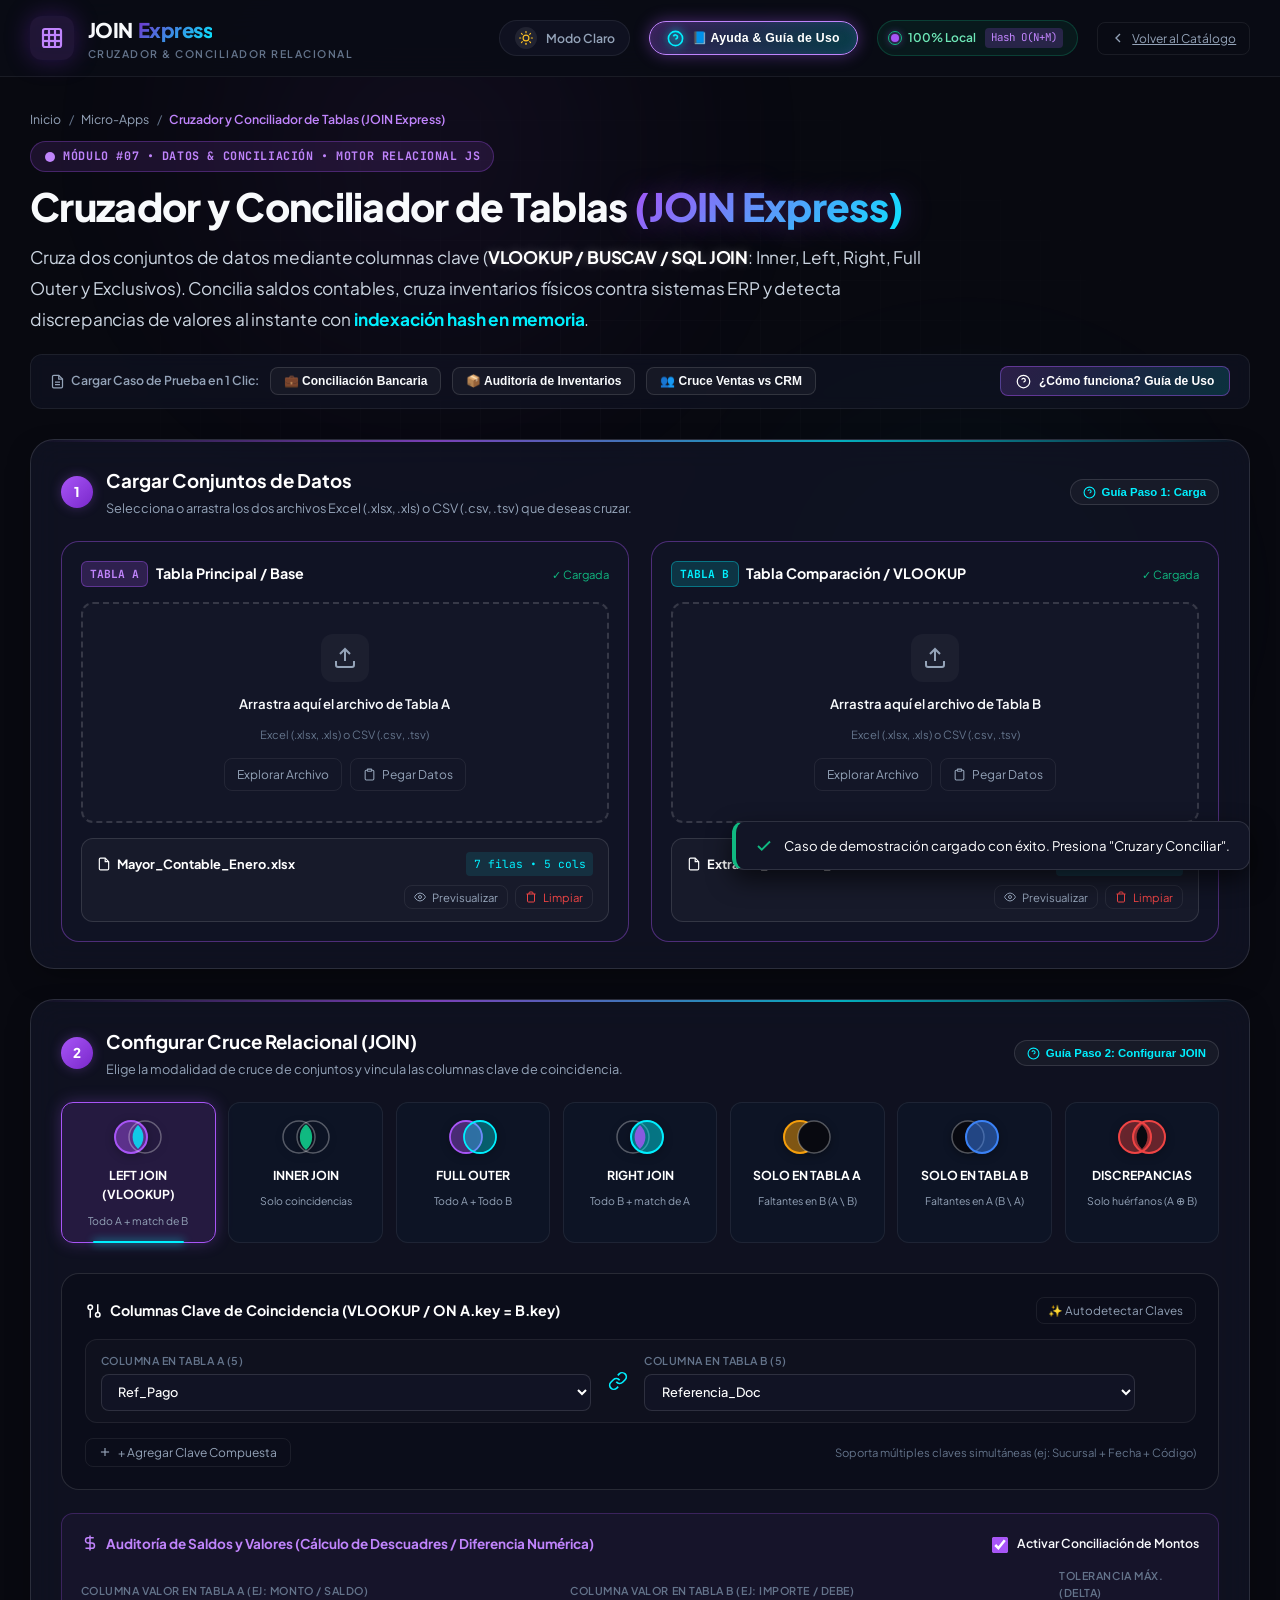
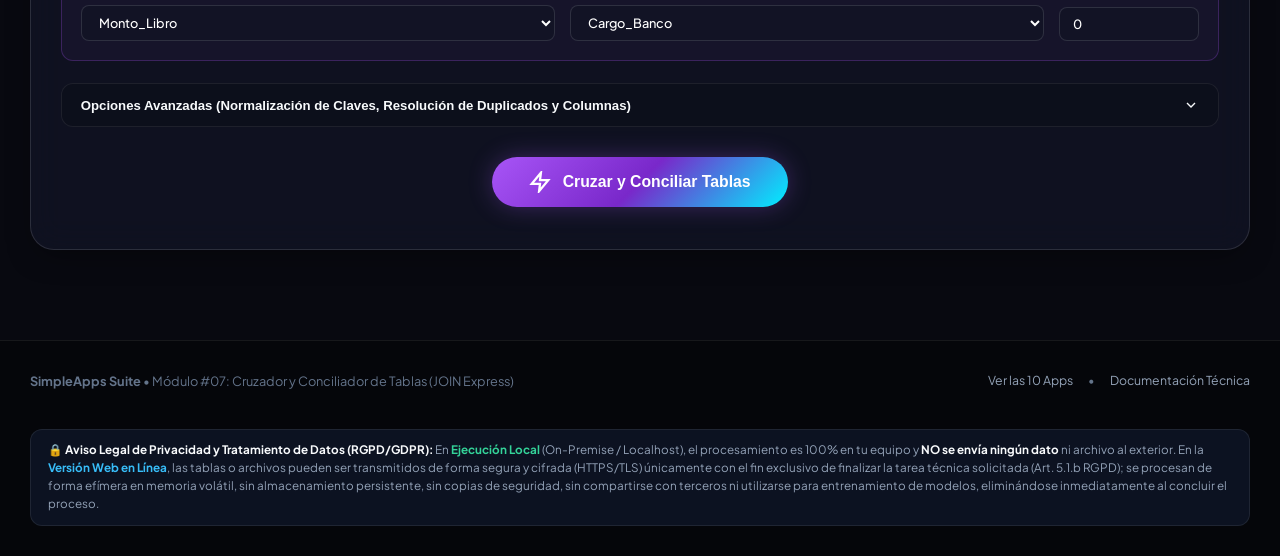
<file: apps/table-cross-join/index.html>
<!DOCTYPE html>
<html lang="es">
<head>
    <meta charset="UTF-8">
    <meta name="viewport" content="width=device-width, initial-scale=1.0">
    <meta name="color-scheme" content="dark light">
    <title>Cruzador y Conciliador de Tablas (JOIN Express) • SimpleApps</title>
    <meta name="description" content="Cruza dos archivos Excel o CSV mediante columnas clave con VLOOKUP o SQL JOIN (Inner, Left, Right, Full Outer). Concilia saldos contables y detecta discrepancias al instante. 100% Local.">

    <!-- Anti-FOUC Theme Script -->
    <script src="../../assets/js/theme.js"></script>

    <!-- Favicon -->
    <link rel="icon" type="image/svg+xml" href="../../assets/images/favicon.svg">
    <link rel="icon" type="image/png" sizes="32x32" href="../../assets/images/favicon.png">
    <link rel="shortcut icon" href="../../favicon.ico">

    <!-- Google Fonts -->
    <link rel="preconnect" href="https://fonts.googleapis.com">
    <link rel="preconnect" href="https://fonts.gstatic.com" crossorigin>
    <link href="https://fonts.googleapis.com/css2?family=Plus+Jakarta+Sans:wght@300;400;500;600;700;800&family=JetBrains+Mono:wght@400;500;600&display=swap" rel="stylesheet">

    <!-- CSS -->
    <link rel="stylesheet" href="../../assets/css/style.css?v=2.1">
    <link rel="stylesheet" href="style.css?v=2.0">
</head>
<body>

    <!-- Fondos de Iluminación Ambiental Aithm -->
    <div class="ambient-glow" aria-hidden="true">
        <div class="ambient-orb ambient-orb-1" style="background: radial-gradient(circle, rgba(168, 85, 247, 0.22) 0%, transparent 70%);"></div>
        <div class="ambient-orb ambient-orb-2" style="background: radial-gradient(circle, rgba(0, 240, 255, 0.16) 0%, transparent 70%);"></div>
    </div>
    <div class="bg-grid-pattern" aria-hidden="true"></div>

    <div class="app-wrapper">

        <!-- =================================================================
             1. HEADER HORIZONTAL
             ================================================================= -->
        <header class="top-header">
            <div class="header-inner">
                <a href="../../index.html" class="brand-area" title="Volver al Catálogo">
                    <div class="brand-icon-box" style="border-color: rgba(168, 85, 247, 0.4); background: rgba(168, 85, 247, 0.15); color: var(--join-purple-light);">
                        <svg viewBox="0 0 24 24" fill="none" stroke="currentColor" stroke-width="2.2">
                            <rect width="18" height="18" x="3" y="3" rx="2"/>
                            <path d="M3 9h18"/>
                            <path d="M3 15h18"/>
                            <path d="M9 3v18"/>
                            <path d="M15 3v18"/>
                        </svg>
                    </div>
                    <div class="brand-text-box">
                        <span class="brand-name">JOIN <span class="brand-highlight" style="color: var(--join-purple-light);">Express</span></span>
                        <span class="brand-tagline">Cruzador & Conciliador Relacional</span>
                    </div>
                </a>

                <div class="header-actions">
                    <button id="themeToggleBtn" class="theme-toggle-btn" aria-label="Cambiar tema" title="Alternar entre modo claro y modo oscuro">
                        <span class="theme-toggle-icon-wrap">
                            <svg class="icon-sun" viewBox="0 0 24 24" fill="none" stroke="currentColor" stroke-width="2" stroke-linecap="round" stroke-linejoin="round">
                                <circle cx="12" cy="12" r="5"></circle>
                                <line x1="12" y1="1" x2="12" y2="3"></line>
                                <line x1="12" y1="21" x2="12" y2="23"></line>
                                <line x1="4.22" y1="4.22" x2="5.64" y2="5.64"></line>
                                <line x1="18.36" y1="18.36" x2="19.78" y2="19.78"></line>
                                <line x1="1" y1="12" x2="3" y2="12"></line>
                                <line x1="21" y1="12" x2="23" y2="12"></line>
                                <line x1="4.22" y1="19.78" x2="5.64" y2="18.36"></line>
                                <line x1="18.36" y1="5.64" x2="19.78" y2="4.22"></line>
                            </svg>
                            <svg class="icon-moon" viewBox="0 0 24 24" fill="none" stroke="currentColor" stroke-width="2" stroke-linecap="round" stroke-linejoin="round">
                                <path d="M21 12.79A9 9 0 1 1 11.21 3 7 7 0 0 0 21 12.79z"></path>
                            </svg>
                        </span>
                        <span class="theme-toggle-label">Modo Claro</span>
                    </button>

                    <button type="button" class="btn-help-guide" id="btnOpenHelpModal" title="Manual Operativo y Guía de Uso del Módulo">
                        <svg width="17" height="17" viewBox="0 0 24 24" fill="none" stroke="currentColor" stroke-width="2.3">
                            <circle cx="12" cy="12" r="10"/>
                            <path d="M9.09 9a3 3 0 0 1 5.83 1c0 2-3 3-3 3"/>
                            <line x1="12" y1="17" x2="12.01" y2="17"/>
                        </svg>
                        <span>📘 Ayuda & Guía de Uso</span>
                    </button>

                    <div class="server-status-pill" title="Modo Local: No se envía ningún dato. Modo Web: Archivos enviados cifrados únicamente para procesar la tarea (RGPD).">
                        <span class="status-dot" style="background: #A855F7; box-shadow: 0 0 8px #A855F7;"></span>
                        <span class="server-meta-tag">100% Local</span>
                        <span class="server-php-tag" style="background: rgba(168, 85, 247, 0.2); color: #C084FC;">Hash O(N+M)</span>
                    </div>

                    <a href="../../index.html" class="btn-subnav-ghost" title="Volver al Catálogo">
                        <svg width="16" height="16" viewBox="0 0 24 24" fill="none" stroke="currentColor" stroke-width="2"><polyline points="15 18 9 12 15 6"/></svg>
                        <span>Volver al Catálogo</span>
                    </a>
                </div>
            </div>
        </header>

        <!-- =================================================================
             2. CONTENIDO PRINCIPAL
             ================================================================= -->
        <main class="main-container">

            <!-- Breadcrumbs -->
            <div class="breadcrumb-row">
                <a href="../../index.html" class="footer-link">Inicio</a>
                <span class="breadcrumb-separator">/</span>
                <a href="../../index.html" class="footer-link">Micro-Apps</a>
                <span class="breadcrumb-separator">/</span>
                <span class="breadcrumb-item active" style="color: var(--join-purple-light);">Cruzador y Conciliador de Tablas (JOIN Express)</span>
            </div>

            <!-- Hero Banner -->
            <section class="join-hero">
                <div class="join-tag">
                    <svg width="12" height="12" viewBox="0 0 24 24" fill="currentColor"><circle cx="12" cy="12" r="10"/></svg>
                    MÓDULO #07 • DATOS & CONCILIACIÓN • MOTOR RELACIONAL JS
                </div>
                <h1 class="hero-title" style="margin-bottom: 0.75rem;">
                    Cruzador y Conciliador de Tablas <span class="glow-text-purple">(JOIN Express)</span>
                </h1>
                <p class="hero-description" style="max-width: 900px; margin-bottom: 0;">
                    Cruza dos conjuntos de datos mediante columnas clave (<strong class="text-glow-white">VLOOKUP / BUSCAV / SQL JOIN</strong>: Inner, Left, Right, Full Outer y Exclusivos). 
                    Concilia saldos contables, cruza inventarios físicos contra sistemas ERP y detecta discrepancias de valores al instante con <strong style="color: var(--join-cyan);">indexación hash en memoria</strong>.
                </p>

                <!-- Barra de Presets / Demostración -->
                <div class="presets-bar">
                    <span class="presets-label">
                        <svg width="15" height="15" viewBox="0 0 24 24" fill="none" stroke="currentColor" stroke-width="2"><path d="M14 2H6a2 2 0 0 0-2 2v16a2 2 0 0 0 2 2h12a2 2 0 0 0 2-2V8z"/><polyline points="14 2 14 8 20 8"/><line x1="16" y1="13" x2="8" y2="13"/><line x1="16" y1="17" x2="8" y2="17"/></svg>
                        Cargar Caso de Prueba en 1 Clic:
                    </span>
                    <button type="button" class="preset-chip-btn" id="btnPresetBanking">
                        <span>💼 Conciliación Bancaria</span>
                    </button>
                    <button type="button" class="preset-chip-btn" id="btnPresetInventory">
                        <span>📦 Auditoría de Inventarios</span>
                    </button>
                    <button type="button" class="preset-chip-btn" id="btnPresetCRM">
                        <span>👥 Cruce Ventas vs CRM</span>
                    </button>
                    <button type="button" class="btn-help-hero" id="btnOpenHelpHero" title="Ver Guía de Uso Completa">
                        <svg width="15" height="15" viewBox="0 0 24 24" fill="none" stroke="currentColor" stroke-width="2">
                            <circle cx="12" cy="12" r="10"/>
                            <path d="M9.09 9a3 3 0 0 1 5.83 1c0 2-3 3-3 3"/>
                            <line x1="12" y1="17" x2="12.01" y2="17"/>
                        </svg>
                        <span>¿Cómo funciona? Guía de Uso</span>
                    </button>
                </div>
            </section>

            <!-- =============================================================
                 PASO 1: CARGA DE TABLAS (TABLA A Y TABLA B)
                 ============================================================= -->
            <section class="step-section">
                <div class="step-header">
                    <div class="step-title-wrap">
                        <div class="step-number">1</div>
                        <div>
                            <h2 class="step-title">Cargar Conjuntos de Datos</h2>
                            <p class="step-desc">Selecciona o arrastra los dos archivos Excel (.xlsx, .xls) o CSV (.csv, .tsv) que deseas cruzar.</p>
                        </div>
                    </div>
                    <button type="button" class="btn-step-help" data-help-tab="tabHelpStep1" title="Ver guía sobre carga de datos">
                        <svg width="13" height="13" viewBox="0 0 24 24" fill="none" stroke="currentColor" stroke-width="2"><circle cx="12" cy="12" r="10"/><path d="M9.09 9a3 3 0 0 1 5.83 1c0 2-3 3-3 3"/><line x1="12" y1="17" x2="12.01" y2="17"/></svg>
                        <span>Guía Paso 1: Carga</span>
                    </button>
                </div>

                <div class="dual-tables-grid">
                    <!-- TARJETA TABLA A (PRINCIPAL) -->
                    <div class="table-upload-card" id="cardTableA">
                        <div class="table-card-head">
                            <div class="table-badge-label">
                                <span class="pill-table-a">TABLA A</span>
                                <span>Tabla Principal / Base</span>
                            </div>
                            <span class="status-badge" id="statusBadgeA" style="font-size:0.75rem; color:var(--text-muted);">Pendiente</span>
                        </div>

                        <!-- Dropzone A -->
                        <div class="dropzone-box" id="dropzoneA">
                            <div class="dropzone-icon">
                                <svg width="24" height="24" viewBox="0 0 24 24" fill="none" stroke="currentColor" stroke-width="2"><path d="M21 15v4a2 2 0 0 1-2 2H5a2 2 0 0 1-2-2v-4"/><polyline points="17 8 12 3 7 8"/><line x1="12" y1="3" x2="12" y2="15"/></svg>
                            </div>
                            <div class="dropzone-text">Arrastra aquí el archivo de Tabla A</div>
                            <div class="dropzone-sub">Excel (.xlsx, .xls) o CSV (.csv, .tsv)</div>
                            <div class="dropzone-actions">
                                <label class="btn-subnav-ghost" style="cursor: pointer; font-size: 0.8rem; padding: 0.4rem 0.8rem;">
                                    <span>Explorar Archivo</span>
                                    <input type="file" id="fileInputA" accept=".xlsx,.xls,.csv,.tsv,.txt" style="display: none;">
                                </label>
                                <button type="button" class="btn-subnav-ghost" id="btnPasteA" style="font-size: 0.8rem; padding: 0.4rem 0.8rem;">
                                    <svg width="13" height="13" viewBox="0 0 24 24" fill="none" stroke="currentColor" stroke-width="2"><path d="M16 4h2a2 2 0 0 1 2 2v14a2 2 0 0 1-2 2H6a2 2 0 0 1-2-2V6a2 2 0 0 1 2-2h2"/><rect x="8" y="2" width="8" height="4" rx="1" ry="1"/></svg>
                                    <span>Pegar Datos</span>
                                </button>
                            </div>
                        </div>

                        <!-- Strip Resumen Tabla A (cuando está cargada) -->
                        <div class="table-summary-strip" id="summaryA">
                            <div class="table-summary-info">
                                <span class="file-name-tag" id="fileNameA">
                                    <svg width="14" height="14" viewBox="0 0 24 24" fill="none" stroke="currentColor" stroke-width="2"><path d="M14 2H6a2 2 0 0 0-2 2v16a2 2 0 0 0 2 2h12a2 2 0 0 0 2-2V8z"/><polyline points="14 2 14 8 20 8"/></svg>
                                    <span id="nameTextA">-</span>
                                </span>
                                <span class="file-meta-counts" id="metaCountsA">0 filas • 0 cols</span>
                            </div>
                            <div class="sheet-selector-row" id="sheetRowA" style="display:none;">
                                <label for="sheetSelectA" style="color:var(--text-secondary);">Hoja:</label>
                                <select id="sheetSelectA" class="sheet-select"></select>
                            </div>
                            <div class="table-mini-actions">
                                <button type="button" class="btn-subnav-ghost" id="btnPreviewA" style="font-size:0.75rem; padding: 0.25rem 0.6rem;">
                                    <svg width="12" height="12" viewBox="0 0 24 24" fill="none" stroke="currentColor" stroke-width="2"><path d="M1 12s4-8 11-8 11 8 11 8-4 8-11 8-11-8-11-8z"/><circle cx="12" cy="12" r="3"/></svg>
                                    <span>Previsualizar</span>
                                </button>
                                <button type="button" class="btn-subnav-ghost" id="btnClearA" style="font-size:0.75rem; padding: 0.25rem 0.6rem; color:#EF4444;">
                                    <svg width="12" height="12" viewBox="0 0 24 24" fill="none" stroke="currentColor" stroke-width="2"><polyline points="3 6 5 6 21 6"/><path d="M19 6v14a2 2 0 0 1-2 2H7a2 2 0 0 1-2-2V6m3 0V4a2 2 0 0 1 2-2h4a2 2 0 0 1 2 2v2"/></svg>
                                    <span>Limpiar</span>
                                </button>
                            </div>
                        </div>
                    </div>

                    <!-- TARJETA TABLA B (COMPARACIÓN / BÚSQUEDA) -->
                    <div class="table-upload-card" id="cardTableB">
                        <div class="table-card-head">
                            <div class="table-badge-label">
                                <span class="pill-table-b">TABLA B</span>
                                <span>Tabla Comparación / VLOOKUP</span>
                            </div>
                            <span class="status-badge" id="statusBadgeB" style="font-size:0.75rem; color:var(--text-muted);">Pendiente</span>
                        </div>

                        <!-- Dropzone B -->
                        <div class="dropzone-box" id="dropzoneB">
                            <div class="dropzone-icon">
                                <svg width="24" height="24" viewBox="0 0 24 24" fill="none" stroke="currentColor" stroke-width="2"><path d="M21 15v4a2 2 0 0 1-2 2H5a2 2 0 0 1-2-2v-4"/><polyline points="17 8 12 3 7 8"/><line x1="12" y1="3" x2="12" y2="15"/></svg>
                            </div>
                            <div class="dropzone-text">Arrastra aquí el archivo de Tabla B</div>
                            <div class="dropzone-sub">Excel (.xlsx, .xls) o CSV (.csv, .tsv)</div>
                            <div class="dropzone-actions">
                                <label class="btn-subnav-ghost" style="cursor: pointer; font-size: 0.8rem; padding: 0.4rem 0.8rem;">
                                    <span>Explorar Archivo</span>
                                    <input type="file" id="fileInputB" accept=".xlsx,.xls,.csv,.tsv,.txt" style="display: none;">
                                </label>
                                <button type="button" class="btn-subnav-ghost" id="btnPasteB" style="font-size: 0.8rem; padding: 0.4rem 0.8rem;">
                                    <svg width="13" height="13" viewBox="0 0 24 24" fill="none" stroke="currentColor" stroke-width="2"><path d="M16 4h2a2 2 0 0 1 2 2v14a2 2 0 0 1-2 2H6a2 2 0 0 1-2-2V6a2 2 0 0 1 2-2h2"/><rect x="8" y="2" width="8" height="4" rx="1" ry="1"/></svg>
                                    <span>Pegar Datos</span>
                                </button>
                            </div>
                        </div>

                        <!-- Strip Resumen Tabla B (cuando está cargada) -->
                        <div class="table-summary-strip" id="summaryB">
                            <div class="table-summary-info">
                                <span class="file-name-tag" id="fileNameB">
                                    <svg width="14" height="14" viewBox="0 0 24 24" fill="none" stroke="currentColor" stroke-width="2"><path d="M14 2H6a2 2 0 0 0-2 2v16a2 2 0 0 0 2 2h12a2 2 0 0 0 2-2V8z"/><polyline points="14 2 14 8 20 8"/></svg>
                                    <span id="nameTextB">-</span>
                                </span>
                                <span class="file-meta-counts" id="metaCountsB">0 filas • 0 cols</span>
                            </div>
                            <div class="sheet-selector-row" id="sheetRowB" style="display:none;">
                                <label for="sheetSelectB" style="color:var(--text-secondary);">Hoja:</label>
                                <select id="sheetSelectB" class="sheet-select"></select>
                            </div>
                            <div class="table-mini-actions">
                                <button type="button" class="btn-subnav-ghost" id="btnPreviewB" style="font-size:0.75rem; padding: 0.25rem 0.6rem;">
                                    <svg width="12" height="12" viewBox="0 0 24 24" fill="none" stroke="currentColor" stroke-width="2"><path d="M1 12s4-8 11-8 11 8 11 8-4 8-11 8-11-8-11-8z"/><circle cx="12" cy="12" r="3"/></svg>
                                    <span>Previsualizar</span>
                                </button>
                                <button type="button" class="btn-subnav-ghost" id="btnClearB" style="font-size:0.75rem; padding: 0.25rem 0.6rem; color:#EF4444;">
                                    <svg width="12" height="12" viewBox="0 0 24 24" fill="none" stroke="currentColor" stroke-width="2"><polyline points="3 6 5 6 21 6"/><path d="M19 6v14a2 2 0 0 1-2 2H7a2 2 0 0 1-2-2V6m3 0V4a2 2 0 0 1 2-2h4a2 2 0 0 1 2 2v2"/></svg>
                                    <span>Limpiar</span>
                                </button>
                            </div>
                        </div>
                    </div>
                </div>
            </section>

            <!-- =============================================================
                 PASO 2: CONFIGURACIÓN DEL JOIN & CLAVES
                 ============================================================= -->
            <section class="step-section" id="sectionStep2">
                <div class="step-header">
                    <div class="step-title-wrap">
                        <div class="step-number">2</div>
                        <div>
                            <h2 class="step-title">Configurar Cruce Relacional (JOIN)</h2>
                            <p class="step-desc">Elige la modalidad de cruce de conjuntos y vincula las columnas clave de coincidencia.</p>
                        </div>
                    </div>
                    <button type="button" class="btn-step-help" data-help-tab="tabHelpStep2" title="Ver guía sobre configuración de JOIN y claves">
                        <svg width="13" height="13" viewBox="0 0 24 24" fill="none" stroke="currentColor" stroke-width="2"><circle cx="12" cy="12" r="10"/><path d="M9.09 9a3 3 0 0 1 5.83 1c0 2-3 3-3 3"/><line x1="12" y1="17" x2="12.01" y2="17"/></svg>
                        <span>Guía Paso 2: Configurar JOIN</span>
                    </button>
                </div>

                <!-- Selector de Tipos de JOIN con Diagramas de Venn SVG -->
                <div class="join-types-grid" id="joinTypesGrid">
                    <!-- 1. LEFT JOIN (Default / VLOOKUP) -->
                    <div class="join-type-card active" data-type="left">
                        <svg class="venn-svg" viewBox="0 0 60 38">
                            <defs>
                                <mask id="maskLeft">
                                    <rect width="60" height="38" fill="white"/>
                                </mask>
                            </defs>
                            <circle cx="23" cy="19" r="16" fill="rgba(168, 85, 247, 0.45)" stroke="#A855F7" stroke-width="2"/>
                            <circle cx="37" cy="19" r="16" fill="transparent" stroke="rgba(255,255,255,0.3)" stroke-width="1.5"/>
                            <path d="M 30,7 A 16,16 0 0,1 30,31 A 16,16 0 0,1 30,7" fill="#00F0FF" opacity="0.8"/>
                        </svg>
                        <span class="join-type-name">LEFT JOIN (VLOOKUP)</span>
                        <span class="join-type-desc">Todo A + match de B</span>
                    </div>

                    <!-- 2. INNER JOIN -->
                    <div class="join-type-card" data-type="inner">
                        <svg class="venn-svg" viewBox="0 0 60 38">
                            <circle cx="23" cy="19" r="16" fill="transparent" stroke="rgba(255,255,255,0.3)" stroke-width="1.5"/>
                            <circle cx="37" cy="19" r="16" fill="transparent" stroke="rgba(255,255,255,0.3)" stroke-width="1.5"/>
                            <path d="M 30,7 A 16,16 0 0,1 30,31 A 16,16 0 0,1 30,7" fill="#10B981" stroke="#10B981" stroke-width="1.5"/>
                        </svg>
                        <span class="join-type-name">INNER JOIN</span>
                        <span class="join-type-desc">Solo coincidencias</span>
                    </div>

                    <!-- 3. FULL OUTER JOIN -->
                    <div class="join-type-card" data-type="full">
                        <svg class="venn-svg" viewBox="0 0 60 38">
                            <circle cx="23" cy="19" r="16" fill="rgba(168, 85, 247, 0.4)" stroke="#A855F7" stroke-width="1.8"/>
                            <circle cx="37" cy="19" r="16" fill="rgba(0, 240, 255, 0.35)" stroke="#00F0FF" stroke-width="1.8"/>
                        </svg>
                        <span class="join-type-name">FULL OUTER</span>
                        <span class="join-type-desc">Todo A + Todo B</span>
                    </div>

                    <!-- 4. RIGHT JOIN -->
                    <div class="join-type-card" data-type="right">
                        <svg class="venn-svg" viewBox="0 0 60 38">
                            <circle cx="23" cy="19" r="16" fill="transparent" stroke="rgba(255,255,255,0.3)" stroke-width="1.5"/>
                            <circle cx="37" cy="19" r="16" fill="rgba(0, 240, 255, 0.45)" stroke="#00F0FF" stroke-width="2"/>
                            <path d="M 30,7 A 16,16 0 0,1 30,31 A 16,16 0 0,1 30,7" fill="#A855F7" opacity="0.8"/>
                        </svg>
                        <span class="join-type-name">RIGHT JOIN</span>
                        <span class="join-type-desc">Todo B + match de A</span>
                    </div>

                    <!-- 5. SOLO EN TABLA A (LEFT EXCLUSIVE) -->
                    <div class="join-type-card" data-type="left-exclusive">
                        <svg class="venn-svg" viewBox="0 0 60 38">
                            <circle cx="23" cy="19" r="16" fill="rgba(245, 158, 11, 0.5)" stroke="#F59E0B" stroke-width="2"/>
                            <circle cx="37" cy="19" r="16" fill="#080910" stroke="rgba(255,255,255,0.3)" stroke-width="1.5"/>
                        </svg>
                        <span class="join-type-name">SOLO EN TABLA A</span>
                        <span class="join-type-desc">Faltantes en B (A \ B)</span>
                    </div>

                    <!-- 6. SOLO EN TABLA B (RIGHT EXCLUSIVE) -->
                    <div class="join-type-card" data-type="right-exclusive">
                        <svg class="venn-svg" viewBox="0 0 60 38">
                            <circle cx="23" cy="19" r="16" fill="#080910" stroke="rgba(255,255,255,0.3)" stroke-width="1.5"/>
                            <circle cx="37" cy="19" r="16" fill="rgba(59, 130, 246, 0.5)" stroke="#3B82F6" stroke-width="2"/>
                        </svg>
                        <span class="join-type-name">SOLO EN TABLA B</span>
                        <span class="join-type-desc">Faltantes en A (B \ A)</span>
                    </div>

                    <!-- 7. DISCREPANCIAS (DIFERENCIA SIMÉTRICA) -->
                    <div class="join-type-card" data-type="discrepancies">
                        <svg class="venn-svg" viewBox="0 0 60 38">
                            <circle cx="23" cy="19" r="16" fill="rgba(239, 68, 68, 0.4)" stroke="#EF4444" stroke-width="2"/>
                            <circle cx="37" cy="19" r="16" fill="rgba(239, 68, 68, 0.4)" stroke="#EF4444" stroke-width="2"/>
                            <path d="M 30,7 A 16,16 0 0,1 30,31 A 16,16 0 0,1 30,7" fill="#080910"/>
                        </svg>
                        <span class="join-type-name">DISCREPANCIAS</span>
                        <span class="join-type-desc">Solo huérfanos (A ⊕ B)</span>
                    </div>
                </div>

                <!-- Mapeo de Columnas Clave -->
                <div class="key-mapping-container">
                    <div class="key-mapping-header">
                        <div class="key-mapping-title">
                            <svg width="18" height="18" viewBox="0 0 24 24" fill="none" stroke="currentColor" stroke-width="2"><circle cx="7" cy="7" r="3"/><circle cx="17" cy="17" r="3"/><line x1="7" y1="10" x2="7" y2="21"/><line x1="17" y1="3" x2="17" y2="14"/></svg>
                            <span>Columnas Clave de Coincidencia (VLOOKUP / ON A.key = B.key)</span>
                        </div>
                        <button type="button" class="btn-subnav-ghost" id="btnAutoDetectKeys" style="font-size:0.78rem; padding: 0.35rem 0.75rem;">
                            <span>✨ Autodetectar Claves</span>
                        </button>
                    </div>

                    <!-- Contenedor dinámico de pares de claves -->
                    <div id="keyPairsList">
                        <!-- Generado dinámicamente por JS -->
                    </div>

                    <div class="key-mapping-actions">
                        <button type="button" class="btn-subnav-ghost" id="btnAddKeyPair" style="font-size:0.8rem;">
                            <svg width="14" height="14" viewBox="0 0 24 24" fill="none" stroke="currentColor" stroke-width="2"><line x1="12" y1="5" x2="12" y2="19"/><line x1="5" y1="12" x2="19" y2="12"/></svg>
                            <span>+ Agregar Clave Compuesta</span>
                        </button>
                        <span style="font-size: 0.75rem; color: var(--text-muted);">
                            Soporta múltiples claves simultáneas (ej: Sucursal + Fecha + Código)
                        </span>
                    </div>
                </div>

                <!-- Módulo de Conciliación de Valores Numéricos (Descuadres / Auditoría) -->
                <div class="reconciliation-card" id="reconciliationCard">
                    <div class="reconciliation-head">
                        <div class="reconciliation-title">
                            <svg width="18" height="18" viewBox="0 0 24 24" fill="none" stroke="currentColor" stroke-width="2"><path d="M12 2v20M17 5H9.5a3.5 3.5 0 0 0 0 7h5a3.5 3.5 0 0 1 0 7H6"/></svg>
                            <span>Auditoría de Saldos y Valores (Cálculo de Descuadres / Diferencia Numérica)</span>
                        </div>
                        <label class="custom-checkbox-wrap">
                            <input type="checkbox" id="chkEnableRecon">
                            <span class="checkbox-title">Activar Conciliación de Montos</span>
                        </label>
                    </div>

                    <div class="reconciliation-body" id="reconciliationBody">
                        <div class="key-select-wrap">
                            <label class="key-select-label">Columna Valor en Tabla A (ej: Monto / Saldo)</label>
                            <select id="reconColA" class="key-select"></select>
                        </div>
                        <div class="key-select-wrap">
                            <label class="key-select-label">Columna Valor en Tabla B (ej: Importe / Debe)</label>
                            <select id="reconColB" class="key-select"></select>
                        </div>
                        <div class="key-select-wrap">
                            <label class="key-select-label">Tolerancia Máx. (Delta)</label>
                            <input type="number" id="reconTolerance" class="key-select" value="0.00" step="0.01" min="0" placeholder="0.00">
                        </div>
                    </div>
                </div>

                <!-- Acordeón de Opciones Avanzadas de Normalización y Salida -->
                <div class="options-accordion">
                    <button type="button" class="accordion-trigger" id="btnAccordionToggle">
                        <span>Opciones Avanzadas (Normalización de Claves, Resolución de Duplicados y Columnas)</span>
                        <svg width="16" height="16" viewBox="0 0 24 24" fill="none" stroke="currentColor" stroke-width="2" id="accordionArrow"><polyline points="6 9 12 15 18 9"/></svg>
                    </button>

                    <div class="accordion-content" id="accordionContent">
                        <div class="options-grid">
                            <!-- Normalización -->
                            <div>
                                <h4 style="font-size:0.85rem; color:#fff; margin-bottom:0.75rem;">Normalización de Claves</h4>
                                <label class="custom-checkbox-wrap" style="margin-bottom: 0.5rem;">
                                    <input type="checkbox" id="optCaseInsensitive" checked>
                                    <div class="checkbox-meta">
                                        <span class="checkbox-title">Ignorar Mayúsculas / Minúsculas</span>
                                        <span class="checkbox-sub">"ABC" coincide con "abc"</span>
                                    </div>
                                </label>
                                <label class="custom-checkbox-wrap" style="margin-bottom: 0.5rem;">
                                    <input type="checkbox" id="optTrim" checked>
                                    <div class="checkbox-meta">
                                        <span class="checkbox-title">Recortar Espacios (Trim)</span>
                                        <span class="checkbox-sub">Elimina espacios iniciales y finales</span>
                                    </div>
                                </label>
                                <label class="custom-checkbox-wrap" style="margin-bottom: 0.5rem;">
                                    <input type="checkbox" id="optIgnoreLeadingZeros">
                                    <div class="checkbox-meta">
                                        <span class="checkbox-title">Ignorar Ceros a la Izquierda</span>
                                        <span class="checkbox-sub">"00123" coincide con "123"</span>
                                    </div>
                                </label>
                                <label class="custom-checkbox-wrap">
                                    <input type="checkbox" id="optIgnorePunctuation">
                                    <div class="checkbox-meta">
                                        <span class="checkbox-title">Ignorar Puntos, Guiones y Barras</span>
                                        <span class="checkbox-sub">"12.345-6" coincide con "123456"</span>
                                    </div>
                                </label>
                            </div>

                            <!-- Duplicados en Clave B -->
                            <div>
                                <h4 style="font-size:0.85rem; color:#fff; margin-bottom:0.75rem;">Manejo de Coincidencias Múltiples</h4>
                                <div class="key-select-wrap" style="margin-bottom: 0.75rem;">
                                    <label class="key-select-label">Si una clave aparece varias veces en B:</label>
                                    <select id="optMultiMatchMode" class="key-select">
                                        <option value="all">Todas las filas (SQL Cartesiano)</option>
                                        <option value="first">Solo primera coincidencia (Modo VLOOKUP)</option>
                                        <option value="last">Solo última coincidencia</option>
                                    </select>
                                </div>
                                <label class="custom-checkbox-wrap">
                                    <input type="checkbox" id="optIncludeMatchStatus" checked>
                                    <div class="checkbox-meta">
                                        <span class="checkbox-title">Agregar Columna `_ESTADO_CRUCE`</span>
                                        <span class="checkbox-sub">Etiqueta filas como Coincidencia, Solo A, Solo B</span>
                                    </div>
                                </label>
                            </div>

                            <!-- Resolución de Nombres de Columnas Duplicadas -->
                            <div>
                                <h4 style="font-size:0.85rem; color:#fff; margin-bottom:0.75rem;">Columnas Duplicadas</h4>
                                <div class="key-select-wrap">
                                    <label class="key-select-label">Distinguir columnas con igual nombre:</label>
                                    <select id="optConflictMode" class="key-select">
                                        <option value="suffix">Sufijos (_A y _B)</option>
                                        <option value="prefix">Prefijos (A_ y B_)</option>
                                    </select>
                                </div>
                            </div>
                        </div>
                    </div>
                </div>

                <!-- Botón Principal Ejecutar JOIN -->
                <div class="execute-bar">
                    <button type="button" class="btn-execute-join" id="btnExecuteJoin">
                        <svg width="22" height="22" viewBox="0 0 24 24" fill="none" stroke="currentColor" stroke-width="2.5"><polygon points="13 2 3 14 12 14 11 22 21 10 12 10 13 2"/></svg>
                        <span>Cruzar y Conciliar Tablas</span>
                    </button>
                </div>
            </section>

            <!-- =============================================================
                 PASO 3: RESULTADOS, AUDITORÍA & EXPORTACIÓN
                 ============================================================= -->
            <section class="step-section results-section" id="sectionResults">
                <div class="step-header">
                    <div class="step-title-wrap">
                        <div class="step-number" style="background: linear-gradient(135deg, var(--join-cyan) 0%, var(--join-purple) 100%);">3</div>
                        <div>
                            <h2 class="step-title">Tabla Conciliada & Auditoría de Discrepancias</h2>
                            <p class="step-desc" id="resultsExecutionBadge">Procesamiento completado con éxito.</p>
                        </div>
                    </div>
                    <button type="button" class="btn-step-help" data-help-tab="tabHelpStep3" title="Ver guía sobre auditoría de resultados y exportación">
                        <svg width="13" height="13" viewBox="0 0 24 24" fill="none" stroke="currentColor" stroke-width="2"><circle cx="12" cy="12" r="10"/><path d="M9.09 9a3 3 0 0 1 5.83 1c0 2-3 3-3 3"/><line x1="12" y1="17" x2="12.01" y2="17"/></svg>
                        <span>Guía Paso 3: Auditoría & Exportación</span>
                    </button>
                </div>

                <!-- Widgets KPI del Cruce -->
                <div class="join-kpis-grid">
                    <div class="join-kpi-card" style="--kpi-accent: var(--join-purple);">
                        <span class="kpi-title-tiny">Filas Resultantes</span>
                        <span class="kpi-num" id="kpiTotalRows">0</span>
                        <span class="kpi-desc-sub" id="kpiSourceSummary">Tabla A + B</span>
                    </div>
                    <div class="join-kpi-card" style="--kpi-accent: var(--status-match);">
                        <span class="kpi-title-tiny">Coincidencias (A ∩ B)</span>
                        <span class="kpi-num" id="kpiMatches" style="color: var(--status-match);">0</span>
                        <span class="kpi-desc-sub">Emparejadas por clave</span>
                    </div>
                    <div class="join-kpi-card" style="--kpi-accent: var(--status-only-a);">
                        <span class="kpi-title-tiny">Solo en Tabla A</span>
                        <span class="kpi-num" id="kpiOnlyA" style="color: var(--status-only-a);">0</span>
                        <span class="kpi-desc-sub">Sin match en B</span>
                    </div>
                    <div class="join-kpi-card" style="--kpi-accent: var(--status-only-b);">
                        <span class="kpi-title-tiny">Solo en Tabla B</span>
                        <span class="kpi-num" id="kpiOnlyB" style="color: var(--status-only-b);">0</span>
                        <span class="kpi-desc-sub">Sin match en A</span>
                    </div>
                    <div class="join-kpi-card" id="kpiReconCard" style="--kpi-accent: var(--status-diff); display:none;">
                        <span class="kpi-title-tiny">Auditoría Saldos</span>
                        <div style="display:flex; gap:0.5rem; align-items:baseline;">
                            <span class="kpi-num" id="kpiSquare" style="color: #34D399; font-size:1.4rem;">0</span>
                            <span style="font-size:0.8rem; color:var(--text-muted);">/</span>
                            <span class="kpi-num" id="kpiDiff" style="color: #F87171; font-size:1.4rem;">0</span>
                        </div>
                        <span class="kpi-desc-sub">Cuadrados / Descuadrados</span>
                    </div>
                </div>

                <!-- Barra de Filtros Rápidos y Búsqueda -->
                <div class="results-toolbar">
                    <div class="results-filter-pills" id="resultsFilterPills">
                        <button type="button" class="res-pill active" data-filter="all">Todos los Registros (<span id="countPillAll">0</span>)</button>
                        <button type="button" class="res-pill" data-filter="match">Solo Coincidentes (<span id="countPillMatch">0</span>)</button>
                        <button type="button" class="res-pill" data-filter="only-a">Solo en A (<span id="countPillOnlyA">0</span>)</button>
                        <button type="button" class="res-pill" data-filter="only-b">Solo en B (<span id="countPillOnlyB">0</span>)</button>
                        <button type="button" class="res-pill" data-filter="diff" id="pillFilterDiff" style="display:none;">Descuadrados (<span id="countPillDiff">0</span>)</button>
                    </div>

                    <div class="results-right-actions">
                        <input type="text" id="tableSearchInput" class="table-search-input" placeholder="Filtrar por texto o valor...">
                        <select id="pageSizeSelect" class="key-select" style="padding: 0.4rem 0.6rem; font-size:0.8rem;">
                            <option value="15">15 por pág.</option>
                            <option value="25" selected>25 por pág.</option>
                            <option value="50">50 por pág.</option>
                            <option value="100">100 por pág.</option>
                            <option value="all">Todas</option>
                        </select>
                    </div>
                </div>

                <!-- Tabla de Datos Conciliada -->
                <div class="data-table-container">
                    <div class="table-scroll-wrap">
                        <table class="styled-data-table" id="resultsDataTable">
                            <thead id="resultsTableHead"></thead>
                            <tbody id="resultsTableBody"></tbody>
                        </table>
                    </div>

                    <div class="table-pagination-bar">
                        <span id="paginationInfo">Mostrando filas 1-25 de 0</span>
                        <div class="pagination-controls">
                            <button type="button" class="btn-page-nav" id="btnPagePrev">Anterior</button>
                            <span id="pageIndicator" style="font-family:var(--font-mono); font-weight:600; padding:0 0.4rem;">Pág. 1 / 1</span>
                            <button type="button" class="btn-page-nav" id="btnPageNext">Siguiente</button>
                        </div>
                    </div>
                </div>

                <!-- Exportaciones Directas -->
                <div class="export-cards-row">
                    <!-- Excel -->
                    <button type="button" class="export-btn-card" id="btnExportExcel">
                        <div class="export-card-icon" style="color:#10B981; background:rgba(16, 185, 129, 0.1);">
                            <svg width="20" height="20" viewBox="0 0 24 24" fill="none" stroke="currentColor" stroke-width="2"><path d="M14 2H6a2 2 0 0 0-2 2v16a2 2 0 0 0 2 2h12a2 2 0 0 0 2-2V8z"/><polyline points="14 2 14 8 20 8"/><line x1="8" y1="13" x2="16" y2="13"/><line x1="8" y1="17" x2="16" y2="17"/></svg>
                        </div>
                        <div class="export-card-text">
                            <span class="export-card-title">Descargar Excel (.xlsx)</span>
                            <span class="export-card-sub">Libro formateado listo para compartir</span>
                        </div>
                    </button>

                    <!-- CSV -->
                    <button type="button" class="export-btn-card" id="btnExportCSV">
                        <div class="export-card-icon" style="color:#00F0FF; background:rgba(0, 240, 255, 0.1);">
                            <svg width="20" height="20" viewBox="0 0 24 24" fill="none" stroke="currentColor" stroke-width="2"><path d="M14 2H6a2 2 0 0 0-2 2v16a2 2 0 0 0 2 2h12a2 2 0 0 0 2-2V8z"/><polyline points="14 2 14 8 20 8"/><path d="M8 13h2"/><path d="M8 17h2"/><path d="M14 13h2"/><path d="M14 17h2"/></svg>
                        </div>
                        <div class="export-card-text">
                            <span class="export-card-title">Descargar CSV (.csv)</span>
                            <span class="export-card-sub">Delimitador configurable (, o ;)</span>
                        </div>
                    </button>

                    <!-- Portapapeles TSV -->
                    <button type="button" class="export-btn-card" id="btnCopyClipboard">
                        <div class="export-card-icon" style="color:#A855F7; background:rgba(168, 85, 247, 0.1);">
                            <svg width="20" height="20" viewBox="0 0 24 24" fill="none" stroke="currentColor" stroke-width="2"><rect x="9" y="9" width="13" height="13" rx="2" ry="2"/><path d="M5 15H4a2 2 0 0 1-2-2V4a2 2 0 0 1 2-2h9a2 2 0 0 1 2 2v1"/></svg>
                        </div>
                        <div class="export-card-text">
                            <span class="export-card-title">Copiar al Portapapeles</span>
                            <span class="export-card-sub">Formato TSV compatible con Excel (Ctrl+V)</span>
                        </div>
                    </button>

                    <!-- Reporte Auditoría Markdown -->
                    <button type="button" class="export-btn-card" id="btnExportReport">
                        <div class="export-card-icon" style="color:#F59E0B; background:rgba(245, 158, 11, 0.1);">
                            <svg width="20" height="20" viewBox="0 0 24 24" fill="none" stroke="currentColor" stroke-width="2"><path d="M14 2H6a2 2 0 0 0-2 2v16a2 2 0 0 0 2 2h12a2 2 0 0 0 2-2V8z"/><polyline points="14 2 14 8 20 8"/><line x1="16" y1="13" x2="8" y2="13"/><line x1="16" y1="17" x2="8" y2="17"/></svg>
                        </div>
                        <div class="export-card-text">
                            <span class="export-card-title">Informe Auditoría (.md)</span>
                            <span class="export-card-sub">Reporte ejecutivo con métricas de conciliación</span>
                        </div>
                    </button>
                </div>
            </section>
        </main>

        <!-- =================================================================
             FOOTER
             ================================================================= -->
        <footer class="site-footer">
            <div class="footer-inner">
                <div class="footer-left">
                    <span><strong>SimpleApps Suite</strong> • Módulo #07: Cruzador y Conciliador de Tablas (JOIN Express)</span>
                </div>
                <div class="footer-right">
                    <a href="../../index.html" class="footer-link">Ver las 10 Apps</a>
                    <span>•</span>
                    <a href="../../docs/07-table-cross-join.md" class="footer-link">Documentación Técnica</a>
                </div>
                <div class="site-footer-privacy-note">
                    🔒 <strong>Aviso Legal de Privacidad y Tratamiento de Datos (RGPD/GDPR):</strong> En <span class="privacy-tag-local">Ejecución Local</span> (On-Premise / Localhost), el procesamiento es 100% en tu equipo y <strong>NO se envía ningún dato</strong> ni archivo al exterior. En la <span class="privacy-tag-web">Versión Web en Línea</span>, las tablas o archivos pueden ser transmitidos de forma segura y cifrada (HTTPS/TLS) únicamente con el fin exclusivo de finalizar la tarea técnica solicitada (Art. 5.1.b RGPD); se procesan de forma efímera en memoria volátil, sin almacenamiento persistente, sin copias de seguridad, sin compartirse con terceros ni utilizarse para entrenamiento de modelos, eliminándose inmediatamente al concluir el proceso.
                </div>
            </div>
        </footer>
    </div>

    <!-- =====================================================================
         MODAL: CENTRO DE AYUDA & MANUAL OPERATIVO INTERACTIVO
         ===================================================================== -->
    <div class="modal-overlay" id="helpModal">
        <div class="modal-window help-modal-window">
            <div class="help-modal-header">
                <div class="help-modal-title-box">
                    <span class="help-modal-badge">MANUAL INTERACTIVO</span>
                    <h3 class="modal-title" style="display:flex; align-items:center; gap:0.5rem;">
                        <span>📘 Centro de Ayuda & Guía Operativa • JOIN Express</span>
                    </h3>
                </div>
                <button type="button" class="modal-close-btn" id="btnCloseHelpModal" style="background:none; border:none; color:var(--text-muted); font-size:1.6rem; cursor:pointer;" aria-label="Cerrar ayuda">&times;</button>
            </div>

            <!-- Navegación por pestañas del manual -->
            <div class="help-tabs-nav" id="helpTabsNav">
                <button type="button" class="help-tab-btn active" data-tab="tabHelpOverview">
                    <span>🚀 Visión General & Flujo</span>
                </button>
                <button type="button" class="help-tab-btn" data-tab="tabHelpPresets">
                    <span>💼 Ejemplos & Presets</span>
                </button>
                <button type="button" class="help-tab-btn" data-tab="tabHelpStep1">
                    <span>📂 Paso 1: Carga de Datos</span>
                </button>
                <button type="button" class="help-tab-btn" data-tab="tabHelpStep2">
                    <span>⚙️ Paso 2: Configurar JOIN</span>
                </button>
                <button type="button" class="help-tab-btn" data-tab="tabHelpStep3">
                    <span>📊 Paso 3: Auditoría & Exportar</span>
                </button>
                <button type="button" class="help-tab-btn" data-tab="tabHelpPrivacy">
                    <span>🛡️ Privacidad & RGPD</span>
                </button>
            </div>

            <div class="help-modal-body">
                <!-- =========================================================
                     TAB 1: VISIÓN GENERAL & FLUJO
                     ========================================================= -->
                <div class="help-tab-pane active" id="tabHelpOverview">
                    <p class="help-lead-text">
                        <strong>Cruzador y Conciliador de Tablas (JOIN Express)</strong> es una herramienta relacional de alto rendimiento diseñada para fusionar, comparar y auditar dos fuentes de datos independientes (archivos Excel o CSV) mediante una o varias columnas comunes.
                    </p>

                    <div class="help-alert-box purple">
                        <svg width="22" height="22" viewBox="0 0 24 24" fill="none" stroke="#C084FC" stroke-width="2"><path d="M12 22s8-4 8-10V5l-8-3-8 3v7c0 6 8 10 8 10z"/></svg>
                        <div>
                            <strong style="color: #fff; display:block; margin-bottom:0.25rem;">100% Local, Privado y Seguro (Zero-Upload):</strong>
                            Tus planillas y datos contables nunca se envían a ningún servidor ni nube. Todo el cálculo se realiza dentro de la memoria RAM de tu navegador mediante indexación hash de alta velocidad <code style="color:var(--join-cyan); font-family:var(--font-mono);">O(N + M)</code>.
                        </div>
                    </div>

                    <h4 style="color:#fff; margin: 1.5rem 0 0.85rem; font-size:1rem;">El Flujo de Trabajo en 3 Pasos</h4>
                    <div class="help-cards-grid">
                        <div class="help-card">
                            <div class="help-card-head">
                                <div class="help-card-icon">1</div>
                                <span>Paso 1: Carga de Datos</span>
                            </div>
                            <div class="help-card-body">
                                Carga tus dos archivos: <strong>Tabla A</strong> (tu archivo base o principal) y <strong>Tabla B</strong> (tu archivo de comparación o secundario). Admite arrastrar y soltar, selector de archivos o pegado directo desde Excel.
                            </div>
                        </div>

                        <div class="help-card">
                            <div class="help-card-head">
                                <div class="help-card-icon">2</div>
                                <span>Paso 2: Configurar Cruce (JOIN)</span>
                            </div>
                            <div class="help-card-body">
                                Selecciona el tipo de cruce (Left Join, Inner, Full Outer, etc.), vincula las columnas que identifican a cada fila y, opcionalmente, activa la <strong>auditoría de montos o saldos</strong> con cálculo de descuadres.
                            </div>
                        </div>

                        <div class="help-card">
                            <div class="help-card-head">
                                <div class="help-card-icon">3</div>
                                <span>Paso 3: Conciliación & Exportación</span>
                            </div>
                            <div class="help-card-body">
                                Explora los KPIs del cruce, filtra discrepancias en un clic, analiza registros descuadrados y descarga el resultado en <strong>Excel (.xlsx)</strong>, <strong>CSV</strong>, <strong>Portapapeles</strong> o un <strong>Informe Markdown (.md)</strong>.
                            </div>
                        </div>
                    </div>
                </div>

                <!-- =========================================================
                     TAB 2: CASOS DE PRUEBA / PRESETS
                     ========================================================= -->
                <div class="help-tab-pane" id="tabHelpPresets">
                    <p class="help-lead-text">
                        En la parte superior dispones de <strong>3 botones de casos de prueba precargados</strong> para probar y entender inmediatamente el funcionamiento del módulo sin necesidad de buscar archivos en tu ordenador:
                    </p>

                    <div class="help-cards-grid">
                        <div class="help-card" style="border-left: 3px solid #10B981;">
                            <div class="help-card-head">
                                <span style="font-size:1.2rem;">💼</span>
                                <span>1. Conciliación Bancaria</span>
                            </div>
                            <div class="help-card-body">
                                <strong style="color:#fff; display:block; margin-bottom:0.35rem;">Caso financiero clásico:</strong>
                                <ul>
                                    <li><strong>Tabla A:</strong> Libro Mayor Contable (<code style="color:var(--join-purple-light);">Ref_Pago</code>, <code style="color:var(--join-purple-light);">Monto_Libro</code>).</li>
                                    <li><strong>Tabla B:</strong> Extracto Bancario oficial (<code style="color:var(--join-cyan);">Referencia_Doc</code>, <code style="color:var(--join-cyan);">Cargo_Banco</code>).</li>
                                    <li><strong>Objetivo:</strong> Cruza por la referencia de pago y concilia los importes. Detecta automáticamente pagos registrados no cobrados (Solo en A), comisiones del banco no anotadas (Solo en B) y transacciones con diferencias en los centavos (Descuadres con Delta).</li>
                                </ul>
                            </div>
                        </div>

                        <div class="help-card" style="border-left: 3px solid #00F0FF;">
                            <div class="help-card-head">
                                <span style="font-size:1.2rem;">📦</span>
                                <span>2. Auditoría de Inventarios</span>
                            </div>
                            <div class="help-card-body">
                                <strong style="color:#fff; display:block; margin-bottom:0.35rem;">Caso logístico y de bodega:</strong>
                                <ul>
                                    <li><strong>Tabla A:</strong> Conteo físico real tomado en los pasillos de bodega (<code style="color:var(--join-purple-light);">SKU</code>, <code style="color:var(--join-purple-light);">Conteo_Fisico</code>).</li>
                                    <li><strong>Tabla B:</strong> Maestro teórico del sistema ERP central (<code style="color:var(--join-cyan);">Codigo_SKU</code>, <code style="color:var(--join-cyan);">Stock_Teorico_ERP</code>).</li>
                                    <li><strong>Objetivo:</strong> Aplica <code style="color:#fff;">FULL OUTER JOIN</code> para comparar cantidades físicas contra teóricas, identificando de inmediato faltantes, sobrantes y mermas de stock.</li>
                                </ul>
                            </div>
                        </div>

                        <div class="help-card" style="border-left: 3px solid #A855F7;">
                            <div class="help-card-head">
                                <span style="font-size:1.2rem;">👥</span>
                                <span>3. Cruce Comercial CRM</span>
                            </div>
                            <div class="help-card-body">
                                <strong style="color:#fff; display:block; margin-bottom:0.35rem;">Caso de enriquecimiento de ventas:</strong>
                                <ul>
                                    <li><strong>Tabla A:</strong> Facturas emitidas (<code style="color:var(--join-purple-light);">Nro_Factura</code>, <code style="color:var(--join-purple-light);">Cod_Cliente</code>).</li>
                                    <li><strong>Tabla B:</strong> Directorio de Clientes del CRM (<code style="color:var(--join-cyan);">ID_Cliente</code>, <code style="color:var(--join-cyan);">Nombre_Empresa</code>, <code style="color:var(--join-cyan);">Ejecutivo_Comercial</code>).</li>
                                    <li><strong>Objetivo:</strong> Demuestra el funcionamiento de un <code style="color:#fff;">LEFT JOIN (VLOOKUP)</code> clásico para incorporar ejecutivos, segmentos y datos del cliente a cada venta.</li>
                                </ul>
                            </div>
                        </div>
                    </div>
                </div>

                <!-- =========================================================
                     TAB 3: PASO 1: CARGA DE DATOS
                     ========================================================= -->
                <div class="help-tab-pane" id="tabHelpStep1">
                    <p class="help-lead-text">
                        En el <strong>Paso 1</strong> introduces los dos archivos que deseas cruzar. La herramienta trata las tablas de forma simétrica pero con roles definidos:
                    </p>

                    <table class="help-table-guide">
                        <thead>
                            <tr>
                                <th>Elemento</th>
                                <th>Descripción y Función</th>
                                <th>Consejo Operativo</th>
                            </tr>
                        </thead>
                        <tbody>
                            <tr>
                                <td><span class="help-pill-tag" style="background:rgba(168,85,247,0.2); color:var(--join-purple-light);">TABLA A</span></td>
                                <td><strong>Tabla Principal o Base de Referencia.</strong> En cruces como LEFT JOIN, todas las filas de esta tabla se conservan obligatoriamente en el resultado.</td>
                                <td>Coloca aquí tu archivo maestro o la lista principal que deseas enriquecer o auditar.</td>
                            </tr>
                            <tr>
                                <td><span class="help-pill-tag" style="background:rgba(0,240,255,0.2); color:var(--join-cyan);">TABLA B</span></td>
                                <td><strong>Tabla Secundaria o de Búsqueda.</strong> Es la tabla que aporta las columnas adicionales cuando existe coincidencia (origen del VLOOKUP).</td>
                                <td>Coloca aquí el extracto bancario, padrón secundario o lista contra la que deseas contrastar.</td>
                            </tr>
                            <tr>
                                <td><strong>Formatos Admitidos</strong></td>
                                <td>Libros Excel (<code style="color:#fff;">.xlsx</code>, <code style="color:#fff;">.xls</code>) y archivos de texto plano (<code style="color:#fff;">.csv</code>, <code style="color:#fff;">.tsv</code>, <code style="color:#fff;">.txt</code>).</td>
                                <td>Para CSV, el delimitador (coma, punto y coma, tabulador, pipe) se autodetecta automáticamente.</td>
                            </tr>
                            <tr>
                                <td><strong>Pegar Datos (Clipboard)</strong></td>
                                <td>Permite pegar directamente datos tabulados copiados con <code style="color:#fff;">Ctrl + C</code> desde una planilla abierta o correo electrónico.</td>
                                <td>Marca la casilla si la primera fila contiene los títulos de las columnas.</td>
                            </tr>
                            <tr>
                                <td><strong>Selector de Hoja Excel</strong></td>
                                <td>Si tu libro Excel contiene múltiples pestañas u hojas, aparecerá un menú desplegable para alternar entre hojas al instante.</td>
                                <td>Al cambiar de hoja, se actualizan automáticamente las filas y columnas disponibles.</td>
                            </tr>
                            <tr>
                                <td><strong>Previsualizar y Limpiar</strong></td>
                                <td>Botón para inspeccionar las primeras 25 filas cargadas o descartar los datos para cargar un nuevo archivo.</td>
                                <td>Útil para verificar que los nombres de las columnas se hayan leído correctamente.</td>
                            </tr>
                        </tbody>
                    </table>
                </div>

                <!-- =========================================================
                     TAB 4: PASO 2: CONFIGURAR JOIN
                     ========================================================= -->
                <div class="help-tab-pane" id="tabHelpStep2">
                    <p class="help-lead-text">
                        En el <strong>Paso 2</strong> configuras el motor relacional. Aquí defines la lógica de unión entre ambos conjuntos de datos.
                    </p>

                    <h4 style="color:#fff; margin: 1.5rem 0 0.85rem; font-size:1rem;">1. Los 7 Tipos de Cruce Relacional (JOIN)</h4>
                    <table class="help-table-guide">
                        <thead>
                            <tr>
                                <th>Tipo de Cruce</th>
                                <th>Fórmula / Comportamiento</th>
                                <th>¿Cuándo debes usarlo?</th>
                            </tr>
                        </thead>
                        <tbody>
                            <tr>
                                <td><strong style="color:var(--join-purple-light);">LEFT JOIN (VLOOKUP)</strong></td>
                                <td>Conserva <strong>todas las filas de A</strong> y les adosa las columnas de B si coinciden. Si no coinciden, las columnas de B quedan vacías.</td>
                                <td>Cuando quieres mantener tu lista base intacta y traer datos complementarios desde otra tabla (igual que la fórmula BUSCAV).</td>
                            </tr>
                            <tr>
                                <td><strong style="color:#10B981;">INNER JOIN</strong></td>
                                <td>Conserva <strong>únicamente</strong> las filas que existen al mismo tiempo en Tabla A y Tabla B (<code style="color:#fff;">A ∩ B</code>).</td>
                                <td>Cuando solo te interesan las transacciones que tienen confirmación exacta en ambos lados.</td>
                            </tr>
                            <tr>
                                <td><strong style="color:var(--join-cyan);">FULL OUTER JOIN</strong></td>
                                <td>Conserva <strong>todas las filas de ambas tablas</strong> (<code style="color:#fff;">A ∪ B</code>). Empareja las que coinciden y mantiene huérfanas las demás.</td>
                                <td>Cuando necesitas una conciliación total sin omitir ningún registro de ningún archivo.</td>
                            </tr>
                            <tr>
                                <td><strong style="color:#3B82F6;">RIGHT JOIN</strong></td>
                                <td>Conserva <strong>todas las filas de B</strong> y añade los datos de A cuando coincidan.</td>
                                <td>Cuando tu foco principal de análisis es la tabla secundaria B.</td>
                            </tr>
                            <tr>
                                <td><strong style="color:#F59E0B;">SOLO EN TABLA A (Exclusivo A)</strong></td>
                                <td>Filtra y muestra únicamente los registros de A que <strong>NO existen en B</strong> (<code style="color:#fff;">A \ B</code>).</td>
                                <td>Detectar facturas sin cobrar, cheques pendientes de cobro o clientes que no han comprado.</td>
                            </tr>
                            <tr>
                                <td><strong style="color:#60A5FA;">SOLO EN TABLA B (Exclusivo B)</strong></td>
                                <td>Filtra y muestra únicamente los registros de B que <strong>NO existen en A</strong> (<code style="color:#fff;">B \ A</code>).</td>
                                <td>Detectar cargos bancarios desconocidos o cobros no asentados en tu contabilidad.</td>
                            </tr>
                            <tr>
                                <td><strong style="color:#EF4444;">DISCREPANCIAS (Diferencia Simétrica)</strong></td>
                                <td>Muestra <strong>todos los registros huérfanos</strong> de ambos lados (<code style="color:#fff;">(A \ B) ∪ (B \ A)</code>). Excluye los que coincidieron.</td>
                                <td>Auditoría pura de diferencias e inconsistencias entre dos sistemas.</td>
                            </tr>
                        </tbody>
                    </table>

                    <h4 style="color:#fff; margin: 1.5rem 0 0.85rem; font-size:1rem;">2. Mapeo de Columnas Clave y Claves Compuestas</h4>
                    <p style="font-size:0.85rem; color:var(--text-secondary); line-height:1.5;">
                        Selecciona qué columna de la Tabla A se corresponde con qué columna de la Tabla B (por ejemplo, <code style="color:#fff;">Ref_Pago</code> ↔ <code style="color:#fff;">Referencia_Doc</code>).
                    </p>
                    <ul>
                        <li style="font-size:0.85rem; color:var(--text-secondary); margin-bottom:0.35rem;">
                            <strong>Botón "✨ Autodetectar Claves":</strong> Analiza los encabezados y busca nombres comunes (<code style="color:var(--join-cyan);">id, sku, codigo, rut, dni, ref, email</code>) para emparejarlas automáticamente.
                        </li>
                        <li style="font-size:0.85rem; color:var(--text-secondary);">
                            <strong>Botón "+ Agregar Clave Compuesta":</strong> Si una sola columna no es suficiente para identificar una fila única, puedes agregar 2 o más pares de columnas (ejemplo: <code style="color:var(--join-cyan);">Sucursal + Fecha + Código</code>). El motor genera una clave hash combinada.
                        </li>
                    </ul>

                    <h4 style="color:#fff; margin: 1.5rem 0 0.85rem; font-size:1rem;">3. Auditoría de Saldos y Valores (Cálculo de Descuadres)</h4>
                    <div class="help-card" style="margin-bottom:1rem;">
                        <div class="help-card-body" style="font-size:0.85rem;">
                            Al activar la casilla <strong>"Activar Conciliación de Montos"</strong>:
                            <ol style="margin-top:0.5rem; padding-left:1.25rem;">
                                <li>Seleccionas la columna numérica de la Tabla A (ej: <code style="color:#fff;">Monto_Libro</code>) y la columna de la Tabla B (ej: <code style="color:#fff;">Cargo_Banco</code>).</li>
                                <li>Defines la <strong>Tolerancia Máx.</strong> (por ejemplo <code style="color:#fff;">0.00</code> para coincidencia exacta, o <code style="color:#fff;">0.05</code> para admitir diferencias de redondeo).</li>
                                <li>El motor calcula la diferencia matemática: <code style="color:var(--join-cyan);">Diferencia (Delta) = Valor_A - Valor_B</code>.</li>
                                <li>Si la diferencia está dentro de la tolerancia, etiqueta la fila como <span class="help-pill-tag" style="background:rgba(16,185,129,0.2); color:#34D399;">✓ CUADRADO</span>. Si la diferencia es mayor, la resalta en rojo como <span class="help-pill-tag" style="background:rgba(239,68,68,0.2); color:#F87171;">⚠ DESCUADRE</span> indicando el valor numérico exacto del delta (<code style="color:#F87171;">+500.00</code> o <code style="color:#F87171;">-20.50</code>).</li>
                            </ol>
                        </div>
                    </div>

                    <h4 style="color:#fff; margin: 1.5rem 0 0.85rem; font-size:1rem;">4. Opciones Avanzadas de Normalización</h4>
                    <p style="font-size:0.85rem; color:var(--text-secondary); line-height:1.5;">
                        En el acordeón de opciones avanzadas puedes activar reglas inteligentes para resolver problemas típicos de datos:
                    </p>
                    <ul style="font-size:0.85rem; color:var(--text-secondary); line-height:1.6;">
                        <li><strong>Ignorar Mayúsculas/Minúsculas:</strong> Permite que <code style="color:#fff;">"CLI-01"</code> coincida con <code style="color:#fff;">"cli-01"</code>.</li>
                        <li><strong>Recortar Espacios (Trim):</strong> Elimina espacios accidentales al principio o al final de las celdas.</li>
                        <li><strong>Ignorar Ceros a la Izquierda:</strong> Hace que <code style="color:#fff;">"000123"</code> coincida con <code style="color:#fff;">"123"</code>.</li>
                        <li><strong>Ignorar Puntos, Guiones y Barras:</strong> Crucial para comparar identificadores fiscales o RUTs como <code style="color:#fff;">"12.345.678-9"</code> contra <code style="color:#fff;">"123456789"</code>.</li>
                        <li><strong>Manejo de Coincidencias Múltiples:</strong> Si una clave se repite en B, puedes elegir entre generar todas las combinaciones (SQL Cartesiano), tomar solo la primera (VLOOKUP) o la última.</li>
                        <li><strong>Columnas Duplicadas:</strong> Agrega automáticamente sufijos (<code style="color:#fff;">_A</code> y <code style="color:#fff;">_B</code>) o prefijos (<code style="color:#fff;">A_</code> y <code style="color:#fff;">B_</code>) para evitar nombres repetidos.</li>
                    </ul>
                </div>

                <!-- =========================================================
                     TAB 5: PASO 3: AUDITORÍA & EXPORTAR
                     ========================================================= -->
                <div class="help-tab-pane" id="tabHelpStep3">
                    <p class="help-lead-text">
                        En el <strong>Paso 3</strong> examinas la tabla resultante combinada y realizas la auditoría de coincidencias y discrepancias:
                    </p>

                    <h4 style="color:#fff; margin: 1.5rem 0 0.85rem; font-size:1rem;">1. Tarjetas KPI Superiores</h4>
                    <div class="help-cards-grid">
                        <div class="help-card">
                            <span class="help-card-head" style="color:var(--join-purple-light);">Filas Resultantes</span>
                            <div class="help-card-body">Total general de registros producidos en la tabla según el tipo de JOIN elegido.</div>
                        </div>
                        <div class="help-card">
                            <span class="help-card-head" style="color:#10B981;">Coincidencias (A ∩ B)</span>
                            <div class="help-card-body">Número de registros que tuvieron clave coincidente en ambas tablas.</div>
                        </div>
                        <div class="help-card">
                            <span class="help-card-head" style="color:#F59E0B;">Solo en Tabla A</span>
                            <div class="help-card-body">Registros que solo estaban en la Tabla A y no tuvieron pareja en B.</div>
                        </div>
                        <div class="help-card">
                            <span class="help-card-head" style="color:#3B82F6;">Solo en Tabla B</span>
                            <div class="help-card-body">Registros que solo estaban en la Tabla B y no tuvieron pareja en A.</div>
                        </div>
                        <div class="help-card">
                            <span class="help-card-head" style="color:#EF4444;">Auditoría de Saldos</span>
                            <div class="help-card-body">Muestra el desglose de registros <strong style="color:#34D399;">Cuadrados</strong> vs <strong style="color:#F87171;">Descuadrados</strong>.</div>
                        </div>
                    </div>

                    <h4 style="color:#fff; margin: 1.5rem 0 0.85rem; font-size:1rem;">2. Filtros Rápidos sobre la Tabla</h4>
                    <p style="font-size:0.85rem; color:var(--text-secondary); line-height:1.5;">
                        Los botones tipo pastilla (pills) situados sobre la tabla permiten filtrar instantáneamente la vista sin recalcular el cruce:
                    </p>
                    <ul style="font-size:0.85rem; color:var(--text-secondary); line-height:1.6;">
                        <li><strong style="color:#fff;">Todos los Registros:</strong> Muestra la tabla completa resultante.</li>
                        <li><strong style="color:#10B981;">Solo Coincidentes:</strong> Muestra únicamente las filas que emparejaron con éxito en ambas tablas.</li>
                        <li><strong style="color:#F59E0B;">Solo en A:</strong> Aísla los registros huérfanos de la Tabla A.</li>
                        <li><strong style="color:#3B82F6;">Solo en B:</strong> Aísla los registros huérfanos de la Tabla B.</li>
                        <li><strong style="color:#EF4444;">Descuadrados:</strong> Aísla exclusivamente las filas donde los montos o saldos presentan diferencias mayores a la tolerancia permitida.</li>
                    </ul>

                    <h4 style="color:#fff; margin: 1.5rem 0 0.85rem; font-size:1rem;">3. Búsqueda, Paginación y Ordenación</h4>
                    <ul style="font-size:0.85rem; color:var(--text-secondary); line-height:1.6;">
                        <li><strong>Buscador en Vivo:</strong> Escribe cualquier texto o número para filtrar filas al instante.</li>
                        <li><strong>Selector de Filas por Página:</strong> Elige entre 15, 25, 50, 100 o Todas las filas por pantalla.</li>
                        <li><strong>Ordenación por Columna:</strong> Haz clic en el encabezado de cualquier columna para ordenar ascendente (▲) o descendente (▼).</li>
                    </ul>

                    <h4 style="color:#fff; margin: 1.5rem 0 0.85rem; font-size:1rem;">4. Modalidades de Exportación Directa</h4>
                    <div class="help-cards-grid">
                        <div class="help-card">
                            <span class="help-card-head" style="color:#10B981;">📥 Descargar Excel (.xlsx)</span>
                            <div class="help-card-body">
                                Genera un libro de Excel nativo. Si detectó descuadres, genera automáticamente una segunda hoja de cálculo llamada <code style="color:#fff;">Solo_Descuadrados</code> para auditoría rápida.
                            </div>
                        </div>
                        <div class="help-card">
                            <span class="help-card-head" style="color:#00F0FF;">📄 Descargar CSV (.csv)</span>
                            <div class="help-card-body">
                                Exporta el conjunto de datos completo en archivo CSV estándar RFC 4180 con entrecomillado seguro.
                            </div>
                        </div>
                        <div class="help-card">
                            <span class="help-card-head" style="color:#A855F7;">📋 Copiar al Portapapeles (TSV)</span>
                            <div class="help-card-body">
                                Copia los datos tabulados en la memoria. Puedes abrir una hoja en blanco de Excel o Google Sheets y presionar <code style="color:#fff;">Ctrl + V</code> para pegar todo con formato de celdas.
                            </div>
                        </div>
                        <div class="help-card">
                            <span class="help-card-head" style="color:#F59E0B;">📑 Informe Auditoría (.md)</span>
                            <div class="help-card-body">
                                Descarga un reporte ejecutivo estructurado en Markdown con estadísticas porcentuales, resumen de cuadratura y detalle técnico para actas de auditoría.
                            </div>
                        </div>
                    </div>
                </div>

                <!-- =========================================================
                     TAB 6: POLÍTICA DE PRIVACIDAD & CUMPLIMIENTO LEGAL (RGPD)
                     ========================================================= -->
                <div class="help-tab-pane" id="tabHelpPrivacy">
                    <p class="help-lead-text">
                        Para garantizar total transparencia y dar cumplimiento estricto al <strong>Reglamento General de Protección de Datos (RGPD / GDPR - Reglamento UE 2016/679)</strong> y normativas de confidencialidad financiera, informamos sobre el tratamiento de planillas según el entorno de ejecución:
                    </p>

                    <div class="help-cards-grid" style="grid-template-columns: repeat(auto-fit, minmax(280px, 1fr));">
                        <div class="help-card" style="border-left: 3px solid #10B981;">
                            <div class="help-card-head" style="color: #34D399;">💻 Ejecución Local (On-Premise / Localhost)</div>
                            <div class="help-card-body">
                                <strong>Cero Envío de Datos (100% Offline):</strong> Si ejecutas esta herramienta en tu entorno local (localhost, servidor interno corporativo o PC de trabajo), <strong>NO se envía ningún dato, archivo contable, balance ni telemetría</strong> a servidores externos. Todo el cruce de tablas por hash O(N+M) corre exclusivamente en la memoria RAM del navegador. Ningún byte abandona tu infraestructura.
                            </div>
                        </div>

                        <div class="help-card" style="border-left: 3px solid #38BDF8;">
                            <div class="help-card-head" style="color: #38BDF8;">🌐 Versión Web en Línea (Online / Cloud)</div>
                            <div class="help-card-body">
                                <strong>Uso Exclusivo para la Tarea Solicitada (Art. 5.1.b RGPD):</strong> En la versión web alojada en línea, las tablas y archivos de cruce se transmiten bajo conexión segura y cifrada (HTTPS/TLS). Dichos datos <strong>se procesan ÚNICAMENTE para ejecutar y finalizar la tarea técnica solicitada</strong>.<br><br>
                                <strong>Sin Persistencia ni Cesión:</strong> Los datos se tratan de forma estrictamente efímera en memoria volátil. <strong>NO se almacenan de forma permanente, NO se realizan copias de seguridad de sus contenidos, NO se comparten con terceros ni se utilizan para minería de datos ni entrenamiento de modelos de IA</strong>, eliminándose automáticamente una vez concluida la conciliación o finalizada la sesión.
                            </div>
                        </div>
                    </div>
                </div>
            </div>

            <div class="modal-footer" style="background:#0a0d18; border-top:1px solid var(--border-subtle);">
                <button type="button" class="btn-subnav-ghost" id="btnDismissHelp">Entendido, Cerrar Ayuda</button>
                <button type="button" class="btn-execute-join" id="btnHelpTryPreset" style="padding:0.45rem 1.25rem; font-size:0.85rem;">Probar Caso de Ejemplo</button>
            </div>
        </div>
    </div>

    <!-- =====================================================================
         MODAL: PEGAR DATOS (TSV / CSV)
         ===================================================================== -->
    <div class="modal-overlay" id="pasteModal">
        <div class="modal-window">
            <div class="modal-header">
                <h3 class="modal-title" id="pasteModalTitle">Pegar Datos de Tabla</h3>
                <button type="button" class="modal-close-btn" id="btnClosePasteModal" style="background:none; border:none; color:var(--text-muted); font-size:1.5rem; cursor:pointer;">&times;</button>
            </div>
            <div class="modal-body">
                <p style="font-size:0.85rem; color:var(--text-secondary); margin-bottom:0.75rem;">
                    Copia celdas directamente de Excel o un archivo de texto separado por comas / tabulaciones y pégalas aquí:
                </p>
                <textarea id="pasteModalTextarea" class="modal-textarea" placeholder="Pega aquí los datos (ej: código, nombre, saldo)..."></textarea>
                <div style="margin-top:0.75rem;">
                    <label class="custom-checkbox-wrap">
                        <input type="checkbox" id="chkPasteHasHeaders" checked>
                        <span class="checkbox-title">La primera fila contiene los encabezados de columna</span>
                    </label>
                </div>
            </div>
            <div class="modal-footer">
                <button type="button" class="btn-subnav-ghost" id="btnCancelPaste">Cancelar</button>
                <button type="button" class="btn-execute-join" id="btnConfirmPaste" style="padding:0.5rem 1.25rem; font-size:0.88rem;">Cargar Datos</button>
            </div>
        </div>
    </div>

    <!-- =====================================================================
         MODAL: VISTA PREVIA DE TABLA DE ENTRADA (A o B)
         ===================================================================== -->
    <div class="modal-overlay" id="previewModal">
        <div class="modal-window" style="max-width: 900px;">
            <div class="modal-header">
                <div>
                    <h3 class="modal-title" id="previewModalTitle">Vista Previa de Tabla</h3>
                    <span id="previewModalSubtitle" style="font-size:0.8rem; color:var(--join-cyan); font-family:var(--font-mono);">0 filas • 0 cols</span>
                </div>
                <button type="button" class="modal-close-btn" id="btnClosePreviewModal" style="background:none; border:none; color:var(--text-muted); font-size:1.5rem; cursor:pointer;">&times;</button>
            </div>
            <div class="modal-body" style="padding: 0;">
                <div class="table-scroll-wrap" style="max-height: 400px;">
                    <table class="styled-data-table">
                        <thead id="previewTableHead"></thead>
                        <tbody id="previewTableBody"></tbody>
                    </table>
                </div>
            </div>
            <div class="modal-footer">
                <span style="font-size:0.75rem; color:var(--text-muted); margin-right:auto;">Mostrando las primeras 25 filas de inspección.</span>
                <button type="button" class="btn-subnav-ghost" id="btnDismissPreview">Cerrar</button>
            </div>
        </div>
    </div>

    <!-- Contenedor Toast -->
    <div class="toast-container" id="toastContainer" aria-live="polite"></div>

    <!-- Librerías Locales Autónomas -->
    <script src="libs/xlsx.full.min.js"></script>
    <script src="libs/jszip.min.js"></script>

    <!-- Motor Relacional & Controlador de la App -->
    <script src="relational-engine.js"></script>
    <script src="app.js"></script>
</body>
</html>
</file>
<file: assets/css/style.css>
/* ==========================================================================
   SimpleApps Suite - Stylesheet Principal
   Inspiración de Estructura: Xacton Horizontal
   Inspiración de Paleta & Estética: Aithm AI Agency (Dark High-Tech Glassmorphism)
   ========================================================================== */

/* @import Google Fonts */
@import url('https://fonts.googleapis.com/css2?family=Plus+Jakarta+Sans:wght@300;400;500;600;700;800&family=JetBrains+Mono:wght@400;500;600&display=swap');

:root {
    /* Paleta Principal Aithm AI */
    --bg-dark: #080910;
    --bg-darker: #05060a;
    --bg-card: rgba(18, 21, 38, 0.75);
    --bg-card-hover: rgba(26, 30, 54, 0.85);
    --bg-card-solid: #121526;
    --bg-header: rgba(10, 12, 22, 0.85);
    --bg-subnav: rgba(14, 17, 31, 0.95);
    --bg-input: rgba(12, 15, 29, 0.8);
    --bg-badge: rgba(255, 255, 255, 0.05);

    /* Bordes y Separadores */
    --border-subtle: rgba(255, 255, 255, 0.07);
    --border-medium: rgba(255, 255, 255, 0.12);
    --border-glow: rgba(168, 85, 247, 0.4);
    --border-cyan-glow: rgba(0, 240, 255, 0.4);

    /* Acentos & Gradientes Aithm */
    --accent-purple: #7928CA;
    --accent-violet: #A855F7;
    --accent-violet-light: #C084FC;
    --accent-cyan: #00F0FF;
    --accent-blue: #3B82F6;
    --accent-emerald: #10B981;
    --accent-pink: #EC4899;
    --accent-amber: #F59E0B;

    --gradient-brand: linear-gradient(135deg, #7928CA 0%, #00F0FF 100%);
    --gradient-violet: linear-gradient(135deg, #A855F7 0%, #6366F1 100%);
    --gradient-cyan: linear-gradient(135deg, #00F0FF 0%, #3B82F6 100%);
    --gradient-card-border: linear-gradient(135deg, rgba(168, 85, 247, 0.5), rgba(0, 240, 255, 0.2), rgba(255, 255, 255, 0.05));
    --gradient-text: linear-gradient(135deg, #FFFFFF 30%, #A855F7 70%, #00F0FF 100%);
    --gradient-kpi: linear-gradient(180deg, rgba(255,255,255,0.03) 0%, rgba(255,255,255,0.01) 100%);

    /* Tipografía & Colores de Texto */
    --font-main: 'Plus Jakarta Sans', -apple-system, BlinkMacSystemFont, 'Segoe UI', Roboto, sans-serif;
    --font-mono: 'JetBrains Mono', monospace;
    --text-primary: #F8FAFC;
    --text-secondary: #94A3B8;
    --text-muted: #64748B;
    --text-dark: #334155;

    /* Sombras & Resplandores */
    --glow-purple: 0 0 25px rgba(121, 40, 202, 0.35);
    --glow-cyan: 0 0 25px rgba(0, 240, 255, 0.3);
    --shadow-card: 0 10px 30px -10px rgba(0, 0, 0, 0.5);
    --shadow-card-hover: 0 20px 40px -10px rgba(0, 0, 0, 0.7), 0 0 20px rgba(168, 85, 247, 0.2);
    --shadow-dropdown: 0 20px 40px rgba(0, 0, 0, 0.6);

    /* Transiciones */
    --transition-fast: 0.15s ease;
    --transition-normal: 0.25s cubic-bezier(0.4, 0, 0.2, 1);
    --transition-smooth: 0.4s cubic-bezier(0.16, 1, 0.3, 1);

    /* Layout */
    --max-width: 1400px;
    --radius-sm: 8px;
    --radius-md: 12px;
    --radius-lg: 18px;
    --radius-xl: 24px;
}

/* ==========================================================================
   Reset & Base Styles
   ========================================================================== */
*, *::before, *::after {
    box-sizing: border-box;
    margin: 0;
    padding: 0;
}

html {
    font-size: 15px;
    scroll-behavior: smooth;
}

body {
    font-family: var(--font-main);
    background-color: var(--bg-dark);
    color: var(--text-primary);
    min-height: 100vh;
    line-height: 1.6;
    overflow-x: hidden;
    position: relative;
    -webkit-font-smoothing: antialiased;
    transition: background-color 0.25s ease, color 0.2s ease;
}

.top-header,
.horizontal-subnav,
.toolbar-section,
.app-card,
.kpi-card,
.site-footer,
.modal-container,
.search-input {
    transition: background-color 0.25s ease, border-color 0.25s ease, color 0.2s ease, box-shadow 0.25s ease;
}

/* Luces de Fondo Ambientales (Aithm Glow) */
.ambient-glow {
    position: fixed;
    top: 0;
    left: 0;
    right: 0;
    bottom: 0;
    pointer-events: none;
    z-index: 0;
    overflow: hidden;
}

.ambient-orb {
    position: absolute;
    border-radius: 50%;
    filter: blur(120px);
    opacity: 0.45;
    animation: orbFloat 20s infinite ease-in-out alternate;
}

.ambient-orb-1 {
    width: 600px;
    height: 600px;
    background: radial-gradient(circle, rgba(121, 40, 202, 0.4) 0%, transparent 70%);
    top: -150px;
    left: 10%;
}

.ambient-orb-2 {
    width: 500px;
    height: 500px;
    background: radial-gradient(circle, rgba(0, 240, 255, 0.25) 0%, transparent 70%);
    top: 350px;
    right: 5%;
    animation-delay: -7s;
}

.ambient-orb-3 {
    width: 550px;
    height: 550px;
    background: radial-gradient(circle, rgba(236, 72, 153, 0.2) 0%, transparent 70%);
    bottom: -100px;
    left: 30%;
    animation-delay: -14s;
}

@keyframes orbFloat {
    0% { transform: translate(0, 0) scale(1); }
    50% { transform: translate(40px, 30px) scale(1.08); }
    100% { transform: translate(-30px, 50px) scale(0.95); }
}

/* Grilla sutil de fondo */
.bg-grid-pattern {
    position: fixed;
    inset: 0;
    background-image: 
        linear-gradient(to right, rgba(255, 255, 255, 0.02) 1px, transparent 1px),
        linear-gradient(to bottom, rgba(255, 255, 255, 0.02) 1px, transparent 1px);
    background-size: 40px 40px;
    pointer-events: none;
    z-index: 0;
    mask-image: radial-gradient(ellipse at center, rgba(0,0,0,1) 0%, rgba(0,0,0,0) 80%);
}

.app-wrapper {
    position: relative;
    z-index: 1;
    display: flex;
    flex-direction: column;
    min-height: 100vh;
}

/* ==========================================================================
   Header Horizontal Principal (Xacton Layout)
   ========================================================================== */
.top-header {
    background: var(--bg-header);
    backdrop-filter: blur(20px);
    border-bottom: 1px solid var(--border-subtle);
    position: sticky;
    top: 0;
    z-index: 100;
}

.header-inner {
    max-width: var(--max-width);
    margin: 0 auto;
    padding: 0.9rem 2rem;
    display: flex;
    align-items: center;
    justify-content: space-between;
    gap: 1.5rem;
}

/* Marca / Logo */
.brand-area {
    display: flex;
    align-items: center;
    gap: 0.9rem;
    text-decoration: none;
    color: inherit;
    flex-shrink: 0;
}

.brand-icon-box {
    width: 44px;
    height: 44px;
    border-radius: var(--radius-md);
    background: var(--gradient-brand);
    display: flex;
    align-items: center;
    justify-content: center;
    color: #fff;
    box-shadow: var(--glow-purple);
    position: relative;
}

.brand-icon-box svg {
    width: 24px;
    height: 24px;
}

.brand-text-box {
    display: flex;
    flex-direction: column;
}

.brand-name {
    font-size: 1.35rem;
    font-weight: 800;
    letter-spacing: -0.5px;
    display: flex;
    align-items: center;
    gap: 0.35rem;
}

.brand-name .brand-highlight {
    background: var(--gradient-brand);
    -webkit-background-clip: text;
    -webkit-text-fill-color: transparent;
}

.brand-tagline {
    font-size: 0.7rem;
    text-transform: uppercase;
    letter-spacing: 1.5px;
    color: var(--text-muted);
    font-weight: 600;
}

/* Buscador Rápido del Header */
.header-search {
    flex: 1;
    max-width: 450px;
    position: relative;
}

.search-input-wrapper {
    position: relative;
    display: flex;
    align-items: center;
}

.search-icon {
    position: absolute;
    left: 1rem;
    color: var(--text-muted);
    pointer-events: none;
    display: flex;
}

.search-icon svg {
    width: 18px;
    height: 18px;
}

.search-input {
    width: 100%;
    padding: 0.65rem 4.5rem 0.65rem 2.6rem;
    background: var(--bg-input);
    border: 1px solid var(--border-subtle);
    border-radius: var(--radius-lg);
    color: var(--text-primary);
    font-family: inherit;
    font-size: 0.9rem;
    transition: var(--transition-normal);
    outline: none;
}

.search-input:focus {
    border-color: var(--accent-violet);
    box-shadow: 0 0 0 3px rgba(168, 85, 247, 0.2);
    background: rgba(16, 20, 38, 0.95);
}

.search-input::placeholder {
    color: var(--text-muted);
}

.search-shortcut {
    position: absolute;
    right: 0.85rem;
    background: rgba(255, 255, 255, 0.08);
    border: 1px solid var(--border-subtle);
    border-radius: 6px;
    padding: 0.15rem 0.45rem;
    font-family: var(--font-mono);
    font-size: 0.72rem;
    color: var(--text-secondary);
    pointer-events: none;
}

.search-clear-btn {
    position: absolute;
    right: 3rem;
    background: none;
    border: none;
    color: var(--text-muted);
    cursor: pointer;
    display: none;
    padding: 0.2rem;
}

.search-clear-btn:hover {
    color: var(--text-primary);
}

/* Acciones y Estados del Header */
.header-actions {
    display: flex;
    align-items: center;
    gap: 1.25rem;
    flex-shrink: 0;
}

/* Indicador de Servidor Local */
.server-status-pill {
    display: flex;
    align-items: center;
    gap: 0.6rem;
    padding: 0.45rem 0.9rem;
    background: rgba(16, 185, 129, 0.08);
    border: 1px solid rgba(16, 185, 129, 0.25);
    border-radius: 100px;
    font-size: 0.8rem;
    color: #6ee7b7;
    cursor: pointer;
    transition: var(--transition-fast);
}

.server-status-pill:hover {
    background: rgba(16, 185, 129, 0.15);
    border-color: rgba(16, 185, 129, 0.4);
}

.status-dot {
    width: 8px;
    height: 8px;
    border-radius: 50%;
    background-color: var(--accent-emerald);
    box-shadow: 0 0 10px var(--accent-emerald);
    position: relative;
}

.status-dot::after {
    content: '';
    position: absolute;
    inset: -3px;
    border-radius: 50%;
    border: 1px solid var(--accent-emerald);
    animation: pulseRing 2s cubic-bezier(0.215, 0.61, 0.355, 1) infinite;
}

@keyframes pulseRing {
    0% { transform: scale(0.8); opacity: 1; }
    100% { transform: scale(2.2); opacity: 0; }
}

.server-meta-tag {
    font-weight: 600;
}

.server-php-tag {
    font-family: var(--font-mono);
    font-size: 0.72rem;
    background: rgba(255, 255, 255, 0.1);
    padding: 0.1rem 0.4rem;
    border-radius: 4px;
    color: #fff;
}

.header-clock {
    font-family: var(--font-mono);
    font-size: 0.85rem;
    color: var(--text-secondary);
    display: flex;
    align-items: center;
    gap: 0.4rem;
    background: rgba(255, 255, 255, 0.03);
    padding: 0.4rem 0.75rem;
    border-radius: var(--radius-sm);
    border: 1px solid var(--border-subtle);
}

/* Botón de Alternancia de Modo Claro / Modo Oscuro */
.theme-toggle-btn {
    display: inline-flex;
    align-items: center;
    gap: 0.6rem;
    padding: 0.42rem 0.95rem;
    background: var(--bg-card);
    border: 1px solid var(--border-subtle);
    border-radius: 100px;
    color: var(--text-secondary);
    font-family: inherit;
    font-size: 0.82rem;
    font-weight: 600;
    cursor: pointer;
    transition: all var(--transition-fast);
    outline: none;
    user-select: none;
}

.theme-toggle-btn:hover {
    color: var(--text-primary);
    border-color: var(--accent-violet);
    background: var(--bg-card-hover);
    transform: translateY(-1px);
    box-shadow: 0 4px 14px rgba(0, 0, 0, 0.25);
}

.theme-toggle-btn:active {
    transform: translateY(0);
}

.theme-toggle-icon-wrap {
    display: flex;
    align-items: center;
    justify-content: center;
    width: 22px;
    height: 22px;
    border-radius: 50%;
    background: rgba(255, 255, 255, 0.08);
    color: #FBBF24;
    transition: transform var(--transition-normal);
}

.theme-toggle-btn svg {
    width: 14px;
    height: 14px;
}

.theme-toggle-btn .icon-moon {
    display: none;
}

.theme-toggle-btn .icon-sun {
    display: block;
}

[data-theme="light"] .theme-toggle-btn .icon-sun {
    display: none;
}

[data-theme="light"] .theme-toggle-btn .icon-moon {
    display: block;
}

[data-theme="light"] .theme-toggle-icon-wrap {
    background: rgba(124, 58, 237, 0.1);
    color: #6D28D9;
}

[data-theme="light"] .theme-toggle-btn {
    background: #FFFFFF;
    border-color: #E2E8F0;
    color: #475569;
    box-shadow: 0 1px 3px rgba(15, 23, 42, 0.04);
}

[data-theme="light"] .theme-toggle-btn:hover {
    background: #F8FAFC;
    border-color: var(--accent-violet);
    color: #0F172A;
    box-shadow: 0 4px 12px rgba(15, 23, 42, 0.08);
}

@media (max-width: 540px) {
    .theme-toggle-label {
        display: none;
    }
    .theme-toggle-btn {
        padding: 0.42rem 0.55rem;
    }
}

.header-icon-btn {
    width: 38px;
    height: 38px;
    border-radius: var(--radius-md);
    background: var(--bg-card);
    border: 1px solid var(--border-subtle);
    color: var(--text-secondary);
    display: flex;
    align-items: center;
    justify-content: center;
    cursor: pointer;
    transition: var(--transition-fast);
}

.header-icon-btn:hover {
    color: var(--text-primary);
    border-color: var(--accent-violet);
    background: var(--bg-card-hover);
}

.header-icon-btn svg {
    width: 18px;
    height: 18px;
}

/* ==========================================================================
   Menú de Navegación Horizontal (Xacton Subnav Bar)
   ========================================================================== */
.horizontal-subnav {
    background: var(--bg-subnav);
    backdrop-filter: blur(16px);
    border-bottom: 1px solid var(--border-subtle);
    position: sticky;
    top: 67px;
    z-index: 90;
}

.subnav-inner {
    max-width: var(--max-width);
    margin: 0 auto;
    padding: 0 2rem;
    display: flex;
    align-items: center;
    justify-content: space-between;
    overflow-x: auto;
    scrollbar-width: none;
}

.subnav-inner::-webkit-scrollbar {
    display: none;
}

.nav-links-list {
    display: flex;
    list-style: none;
    gap: 0.35rem;
}

.nav-item {
    position: relative;
}

.nav-link {
    display: flex;
    align-items: center;
    gap: 0.6rem;
    padding: 0.95rem 1.15rem;
    color: var(--text-secondary);
    text-decoration: none;
    font-size: 0.88rem;
    font-weight: 600;
    transition: var(--transition-fast);
    border-bottom: 2px solid transparent;
    white-space: nowrap;
    cursor: pointer;
    background: none;
    border-top: none;
    border-left: none;
    border-right: none;
    font-family: inherit;
}

.nav-link:hover {
    color: var(--text-primary);
    background: rgba(255, 255, 255, 0.03);
}

.nav-link.active {
    color: var(--accent-cyan);
    border-bottom-color: var(--accent-cyan);
    background: rgba(0, 240, 255, 0.04);
}

.nav-link svg {
    width: 16px;
    height: 16px;
    opacity: 0.8;
}

.nav-badge {
    background: rgba(255, 255, 255, 0.08);
    color: var(--text-secondary);
    font-size: 0.72rem;
    padding: 0.1rem 0.5rem;
    border-radius: 100px;
    font-family: var(--font-mono);
    transition: var(--transition-fast);
}

.nav-link.active .nav-badge {
    background: rgba(0, 240, 255, 0.15);
    color: var(--accent-cyan);
}

.subnav-quick-actions {
    display: flex;
    align-items: center;
    gap: 0.5rem;
}

.btn-subnav-ghost {
    background: transparent;
    border: 1px solid var(--border-subtle);
    color: var(--text-secondary);
    padding: 0.4rem 0.85rem;
    border-radius: var(--radius-sm);
    font-size: 0.8rem;
    cursor: pointer;
    display: flex;
    align-items: center;
    gap: 0.4rem;
    font-family: inherit;
    transition: var(--transition-fast);
}

.btn-subnav-ghost:hover {
    color: var(--text-primary);
    border-color: var(--accent-violet);
    background: rgba(168, 85, 247, 0.1);
}

/* ==========================================================================
   Contenido Principal / Dashboard
   ========================================================================== */
.main-container {
    max-width: var(--max-width);
    margin: 0 auto;
    padding: 2.2rem 2rem 4rem;
    flex: 1;
    width: 100%;
}

/* Hero / Breadcrumb / Banner */
.dashboard-hero {
    margin-bottom: 2.5rem;
}

.breadcrumb-row {
    display: flex;
    align-items: center;
    gap: 0.5rem;
    font-size: 0.82rem;
    color: var(--text-muted);
    margin-bottom: 0.75rem;
}

.breadcrumb-item.active {
    color: var(--accent-violet-light);
    font-weight: 600;
}

.hero-main-flex {
    display: flex;
    align-items: flex-start;
    justify-content: space-between;
    gap: 2rem;
    flex-wrap: wrap;
}

.hero-title-box {
    flex: 1;
    max-width: 960px;
    width: 100%;
}

.hero-tag {
    display: inline-flex;
    align-items: center;
    gap: 0.45rem;
    background: rgba(121, 40, 202, 0.15);
    border: 1px solid rgba(168, 85, 247, 0.35);
    color: var(--accent-violet-light);
    font-size: 0.75rem;
    font-weight: 700;
    text-transform: uppercase;
    letter-spacing: 1.2px;
    padding: 0.35rem 0.9rem;
    border-radius: 100px;
    margin-bottom: 0.9rem;
    box-shadow: 0 0 15px rgba(121, 40, 202, 0.2);
}

.hero-title {
    font-size: 2.6rem;
    font-weight: 800;
    line-height: 1.2;
    margin-bottom: 1rem;
    letter-spacing: -0.7px;
}

.hero-title .glow-text {
    background: var(--gradient-text);
    -webkit-background-clip: text;
    -webkit-text-fill-color: transparent;
}

.hero-description {
    color: #CBD5E1;
    font-size: 1.15rem;
    line-height: 1.8;
    margin-top: 0.5rem;
    margin-bottom: 1.25rem;
    font-weight: 400;
    letter-spacing: -0.01em;
}

.hero-description strong {
    color: #FFFFFF;
    font-weight: 700;
}

.text-glow-cyan {
    color: var(--accent-cyan);
    text-shadow: 0 0 12px rgba(0, 240, 255, 0.4);
    font-weight: 700;
}

.text-glow-white {
    color: #FFFFFF;
    text-shadow: 0 0 10px rgba(255, 255, 255, 0.3);
    font-weight: 700;
}

/* Micro-pills de categorías dentro del texto */
.desc-pill {
    display: inline-flex;
    align-items: center;
    padding: 0.15rem 0.55rem;
    border-radius: 6px;
    font-size: 0.85rem;
    font-weight: 600;
    font-family: var(--font-mono);
    vertical-align: middle;
    margin: 0 0.15rem;
    white-space: nowrap;
    border: 1px solid transparent;
}

.desc-pill-emerald {
    background: rgba(16, 185, 129, 0.14);
    border-color: rgba(16, 185, 129, 0.35);
    color: #34D399;
}

.desc-pill-violet {
    background: rgba(168, 85, 247, 0.14);
    border-color: rgba(168, 85, 247, 0.35);
    color: #C084FC;
}

.desc-pill-pink {
    background: rgba(236, 72, 153, 0.14);
    border-color: rgba(236, 72, 153, 0.35);
    color: #F472B6;
}

.desc-pill-cyan {
    background: rgba(0, 240, 255, 0.14);
    border-color: rgba(0, 240, 255, 0.35);
    color: #38BDF8;
}

/* Chips de capacidades destacadas del Hero */
.hero-chips-row {
    display: flex;
    align-items: center;
    gap: 0.75rem;
    flex-wrap: wrap;
    margin-top: 1.1rem;
}

.hero-feature-chip {
    display: inline-flex;
    align-items: center;
    gap: 0.45rem;
    background: rgba(255, 255, 255, 0.04);
    border: 1px solid var(--border-subtle);
    padding: 0.4rem 0.85rem;
    border-radius: 100px;
    font-size: 0.82rem;
    color: var(--text-secondary);
    transition: var(--transition-fast);
}

.hero-feature-chip:hover {
    background: rgba(255, 255, 255, 0.08);
    border-color: var(--border-medium);
    color: var(--text-primary);
}

.hero-feature-chip svg {
    width: 14px;
    height: 14px;
    color: var(--accent-cyan);
}

/* Tarjeta lateral del Hero (Equilibrio de layout horizontal Xacton) */
.hero-side-card {
    background: var(--bg-card);
    border: 1px solid var(--border-subtle);
    border-radius: var(--radius-xl);
    padding: 1.5rem 1.6rem;
    min-width: 320px;
    backdrop-filter: blur(16px);
    box-shadow: var(--shadow-card);
    position: relative;
    overflow: hidden;
}

.hero-side-card::before {
    content: '';
    position: absolute;
    top: 0;
    left: 0;
    right: 0;
    height: 3px;
    background: var(--gradient-brand);
}

.side-card-top {
    display: flex;
    align-items: center;
    justify-content: space-between;
    margin-bottom: 1.1rem;
}

.status-indicator-live {
    display: flex;
    align-items: center;
    gap: 0.5rem;
    font-size: 0.82rem;
    font-weight: 700;
    color: #34D399;
}

.status-indicator-live .ping-dot {
    width: 8px;
    height: 8px;
    border-radius: 50%;
    background: var(--accent-emerald);
    box-shadow: 0 0 8px var(--accent-emerald);
    position: relative;
}

.side-card-badge {
    font-family: var(--font-mono);
    font-size: 0.72rem;
    color: var(--text-muted);
    background: rgba(255, 255, 255, 0.05);
    padding: 0.2rem 0.5rem;
    border-radius: 4px;
    border: 1px solid var(--border-subtle);
}

.side-card-body {
    display: flex;
    flex-direction: column;
    gap: 0.65rem;
}

.side-stat-row {
    display: flex;
    align-items: center;
    justify-content: space-between;
    font-size: 0.82rem;
    padding-bottom: 0.45rem;
    border-bottom: 1px solid rgba(255, 255, 255, 0.04);
}

.side-stat-row:last-child {
    border-bottom: none;
    padding-bottom: 0;
}

.side-stat-name {
    color: var(--text-muted);
}

.side-stat-val {
    font-weight: 600;
    color: var(--text-primary);
}

.side-stat-val.text-cyan {
    color: var(--accent-cyan);
    font-family: var(--font-mono);
}

.side-stat-val.text-violet {
    color: var(--accent-violet-light);
    font-family: var(--font-mono);
}

/* 3 Widgets KPI (Distribución al 100% del Ancho Total) */
.kpi-grid {
    display: grid;
    grid-template-columns: repeat(3, minmax(0, 1fr));
    width: 100%;
    gap: 1.25rem;
    margin-top: 2rem;
}

.kpi-card {
    background: var(--bg-card);
    border: 1px solid var(--border-subtle);
    border-radius: var(--radius-lg);
    padding: 1.25rem 1.4rem;
    position: relative;
    overflow: hidden;
    transition: var(--transition-normal);
    backdrop-filter: blur(12px);
}

.kpi-card::before {
    content: '';
    position: absolute;
    top: 0;
    left: 0;
    right: 0;
    height: 3px;
    background: var(--kpi-gradient, var(--gradient-brand));
    opacity: 0.8;
}

.kpi-card:hover {
    transform: translateY(-3px);
    border-color: var(--border-medium);
    box-shadow: var(--shadow-card);
}

.kpi-top {
    display: flex;
    align-items: center;
    justify-content: space-between;
    margin-bottom: 0.6rem;
}

.kpi-label {
    font-size: 0.8rem;
    font-weight: 600;
    color: var(--text-muted);
    text-transform: uppercase;
    letter-spacing: 0.8px;
}

.kpi-icon {
    width: 32px;
    height: 32px;
    border-radius: var(--radius-sm);
    display: flex;
    align-items: center;
    justify-content: center;
    background: rgba(255, 255, 255, 0.05);
    color: var(--kpi-color, var(--accent-cyan));
}

.kpi-icon svg {
    width: 17px;
    height: 17px;
}

.kpi-value {
    font-size: 1.85rem;
    font-weight: 800;
    color: #fff;
    font-family: var(--font-mono);
    line-height: 1.2;
    margin-bottom: 0.25rem;
}

.kpi-subtitle {
    font-size: 0.78rem;
    color: var(--text-secondary);
}

/* ==========================================================================
   Barra de Filtros y Control de Vista
   ========================================================================== */
.toolbar-section {
    display: flex;
    align-items: center;
    justify-content: space-between;
    gap: 1.5rem;
    margin-bottom: 2rem;
    flex-wrap: wrap;
    background: rgba(14, 17, 32, 0.6);
    border: 1px solid var(--border-subtle);
    padding: 0.85rem 1.25rem;
    border-radius: var(--radius-lg);
    backdrop-filter: blur(12px);
}

/* Categorías Tabs */
.category-pills {
    display: flex;
    align-items: center;
    gap: 0.5rem;
    flex-wrap: wrap;
}

.cat-pill {
    background: transparent;
    border: 1px solid var(--border-subtle);
    color: var(--text-secondary);
    padding: 0.45rem 0.95rem;
    border-radius: 100px;
    font-size: 0.82rem;
    font-weight: 600;
    font-family: inherit;
    cursor: pointer;
    transition: var(--transition-fast);
    display: inline-flex;
    align-items: center;
    gap: 0.45rem;
}

.cat-pill:hover {
    color: var(--text-primary);
    border-color: var(--accent-violet);
    background: rgba(168, 85, 247, 0.08);
}

.cat-pill.active {
    background: var(--gradient-brand);
    color: #fff;
    border-color: transparent;
    box-shadow: 0 4px 15px rgba(121, 40, 202, 0.35);
}

.cat-pill-count {
    background: rgba(0, 0, 0, 0.25);
    padding: 0.1rem 0.45rem;
    border-radius: 100px;
    font-size: 0.7rem;
    font-family: var(--font-mono);
}

/* Opciones de la derecha (Búsqueda en página, Orden y Vista) */
.toolbar-controls {
    display: flex;
    align-items: center;
    gap: 0.75rem;
}

.sort-select-wrapper {
    position: relative;
    display: flex;
    align-items: center;
}

.sort-select {
    appearance: none;
    background: var(--bg-input);
    border: 1px solid var(--border-subtle);
    color: var(--text-secondary);
    padding: 0.5rem 2.2rem 0.5rem 0.9rem;
    border-radius: var(--radius-md);
    font-size: 0.82rem;
    font-family: inherit;
    cursor: pointer;
    outline: none;
    transition: var(--transition-fast);
}

.sort-select:hover, .sort-select:focus {
    border-color: var(--accent-violet);
    color: var(--text-primary);
}

/* ==========================================================================
   Estilos Globales para Select, Option y Dropdowns (Previene fondo blanco con letra blanca)
   ========================================================================== */
:root,
html {
    color-scheme: dark;
}

select {
    color-scheme: dark;
    background-color: #0F172A;
    color: #F8FAFC;
}

select option,
select optgroup {
    background-color: #0F172A !important;
    color: #F8FAFC !important;
    padding: 0.5rem 0.75rem;
}

select option:hover,
select option:focus,
select option:checked {
    background-color: #1E293B !important;
    color: #38BDF8 !important;
}

/* Soporte moderno para Chromium / WebKit Top-Layer Pickers (appearance: base-select) */
@supports (appearance: base-select) {
    select,
    select::picker(select) {
        appearance: base-select;
    }

    ::picker(select) {
        appearance: base-select;
        background-color: #0F172A !important;
        border: 1px solid rgba(255, 255, 255, 0.18) !important;
        border-radius: 8px !important;
        box-shadow: 0 12px 36px rgba(0, 0, 0, 0.75), 0 0 20px rgba(59, 130, 246, 0.15) !important;
        padding: 5px !important;
        color: #F8FAFC !important;
        margin-top: 4px;
        backdrop-filter: blur(16px);
    }

    ::picker(select) option {
        background-color: transparent !important;
        color: #F8FAFC !important;
        padding: 8px 12px !important;
        border-radius: 6px !important;
        font-size: 0.82rem !important;
        cursor: pointer;
        transition: background-color 0.15s ease, color 0.15s ease;
    }

    ::picker(select) option:hover,
    ::picker(select) option:focus,
    ::picker(select) option:checked {
        background-color: #1E293B !important;
        color: #38BDF8 !important;
    }

    .sort-select-arrow {
        display: none !important;
    }
}

.sort-select-arrow {
    position: absolute;
    right: 0.75rem;
    pointer-events: none;
    color: var(--text-muted);
}

.view-toggle-group {
    display: flex;
    background: var(--bg-input);
    border: 1px solid var(--border-subtle);
    border-radius: var(--radius-md);
    padding: 2px;
}

.view-btn {
    background: transparent;
    border: none;
    color: var(--text-muted);
    padding: 0.45rem 0.65rem;
    border-radius: 6px;
    cursor: pointer;
    transition: var(--transition-fast);
    display: flex;
    align-items: center;
    justify-content: center;
}

.view-btn svg {
    width: 17px;
    height: 17px;
}

.view-btn:hover {
    color: var(--text-primary);
}

.view-btn.active {
    background: rgba(255, 255, 255, 0.1);
    color: var(--accent-cyan);
}

/* Estado de Búsqueda Activa */
.active-search-alert {
    display: none;
    align-items: center;
    justify-content: space-between;
    background: rgba(168, 85, 247, 0.1);
    border: 1px solid rgba(168, 85, 247, 0.3);
    padding: 0.65rem 1.25rem;
    border-radius: var(--radius-md);
    margin-bottom: 1.5rem;
    font-size: 0.88rem;
}

.active-search-alert.visible {
    display: flex;
}

.btn-reset-filter {
    background: transparent;
    border: none;
    color: var(--accent-cyan);
    font-weight: 600;
    cursor: pointer;
    text-decoration: underline;
    font-family: inherit;
    font-size: 0.85rem;
}

/* ==========================================================================
   Grilla de Micro-Apps (Grid View - Aithm AI Aesthetic)
   ========================================================================== */
.apps-container {
    display: grid;
    grid-template-columns: repeat(auto-fill, minmax(370px, 1fr));
    gap: 1.6rem;
    transition: var(--transition-normal);
}

/* Tarjeta Individual de Micro-App */
.app-card {
    background: var(--bg-card);
    border: 1px solid var(--border-subtle);
    border-radius: var(--radius-xl);
    padding: 1.7rem;
    display: flex;
    flex-direction: column;
    justify-content: space-between;
    position: relative;
    overflow: hidden;
    backdrop-filter: blur(16px);
    transition: transform var(--transition-normal), border-color var(--transition-normal), box-shadow var(--transition-normal);
}

/* Borde gradiente sutil al hacer hover */
.app-card::after {
    content: '';
    position: absolute;
    inset: -1px;
    border-radius: inherit;
    padding: 1px;
    background: var(--card-gradient, var(--gradient-card-border));
    -webkit-mask: linear-gradient(#fff 0 0) content-box, linear-gradient(#fff 0 0);
    -webkit-mask-composite: xor;
    mask-composite: exclude;
    opacity: 0;
    pointer-events: none;
    transition: opacity var(--transition-normal);
}

.app-card:hover {
    transform: translateY(-5px);
    border-color: transparent;
    box-shadow: var(--shadow-card-hover);
    background: var(--bg-card-hover);
}

.app-card:hover::after {
    opacity: 1;
}

/* Parte Superior de la Tarjeta */
.card-header-flex {
    display: flex;
    align-items: flex-start;
    justify-content: space-between;
    margin-bottom: 1.25rem;
}

.card-icon-wrapper {
    position: relative;
}

.card-icon-box {
    width: 52px;
    height: 52px;
    border-radius: var(--radius-lg);
    background: var(--icon-gradient, var(--gradient-brand));
    display: flex;
    align-items: center;
    justify-content: center;
    color: #fff;
    box-shadow: 0 8px 20px -4px var(--icon-color, rgba(121, 40, 202, 0.4));
    transition: transform var(--transition-fast);
}

.app-card:hover .card-icon-box {
    transform: scale(1.06);
}

.card-icon-box svg {
    width: 26px;
    height: 26px;
}

/* Insignia con Tilde flotante en la esquina del Icono */
.card-icon-wrapper {
    position: relative;
    display: inline-flex;
}

.card-tilde-badge {
    position: absolute;
    bottom: -4px;
    right: -4px;
    width: 22px;
    height: 22px;
    border-radius: 50%;
    display: flex;
    align-items: center;
    justify-content: center;
    border: 2px solid var(--bg-card);
    transition: transform var(--transition-fast), box-shadow var(--transition-fast);
    z-index: 3;
}

.app-card:hover .card-tilde-badge {
    transform: scale(1.15);
}

.card-tilde-badge svg {
    width: 12px;
    height: 12px;
    stroke: #ffffff;
    stroke-width: 3.5;
}

/* Tilde Verde: Desarrollada */
.card-tilde-badge.tilde-badge-verde {
    background: #10B981;
    box-shadow: 0 0 10px rgba(16, 185, 129, 0.7);
}

/* Tilde Rojo: En Proceso */
.card-tilde-badge.tilde-badge-rojo {
    background: #EF4444;
    box-shadow: 0 0 10px rgba(239, 68, 68, 0.7);
}

/* Pastilla de Estado con Tilde (Header de la Tarjeta) */
.card-status-pill {
    display: inline-flex;
    align-items: center;
    gap: 0.35rem;
    padding: 0.22rem 0.65rem;
    border-radius: 9999px;
    font-size: 0.72rem;
    font-weight: 700;
    letter-spacing: 0.25px;
    font-family: var(--font-sans);
    transition: var(--transition-fast);
    white-space: nowrap;
    user-select: none;
}

.card-status-pill .status-tilde-icon {
    width: 12px;
    height: 12px;
    display: inline-flex;
    align-items: center;
    justify-content: center;
    flex-shrink: 0;
}

.card-status-pill .status-tilde-icon svg {
    width: 100%;
    height: 100%;
    stroke-width: 3.5;
}

/* Tilde Verde Status Pill */
.card-status-pill.status-pill-verde {
    background: rgba(16, 185, 129, 0.12);
    border: 1px solid rgba(16, 185, 129, 0.4);
    color: #34D399;
    box-shadow: 0 0 10px rgba(16, 185, 129, 0.15);
}

.card-status-pill.status-pill-verde .status-tilde-icon svg {
    stroke: #10B981;
}

.app-card:hover .card-status-pill.status-pill-verde {
    background: rgba(16, 185, 129, 0.2);
    border-color: rgba(16, 185, 129, 0.65);
    box-shadow: 0 0 14px rgba(16, 185, 129, 0.3);
}

/* Tilde Rojo Status Pill */
.card-status-pill.status-pill-rojo {
    background: rgba(239, 68, 68, 0.12);
    border: 1px solid rgba(239, 68, 68, 0.4);
    color: #F87171;
    box-shadow: 0 0 10px rgba(239, 68, 68, 0.15);
}

.card-status-pill.status-pill-rojo .status-tilde-icon svg {
    stroke: #EF4444;
}

.app-card:hover .card-status-pill.status-pill-rojo {
    background: rgba(239, 68, 68, 0.2);
    border-color: rgba(239, 68, 68, 0.65);
    box-shadow: 0 0 14px rgba(239, 68, 68, 0.3);
}

/* Tags de estado en KPI del Hero */
.kpi-status-tag-green {
    color: #34D399;
    font-weight: 600;
    display: inline-flex;
    align-items: center;
    gap: 0.25rem;
}

.kpi-status-tag-red {
    color: #F87171;
    font-weight: 600;
    display: inline-flex;
    align-items: center;
    gap: 0.25rem;
}

.card-meta-top {
    display: flex;
    align-items: center;
    gap: 0.6rem;
}

.app-number-badge {
    font-family: var(--font-mono);
    font-size: 0.78rem;
    font-weight: 700;
    color: var(--text-muted);
    background: rgba(255, 255, 255, 0.04);
    padding: 0.2rem 0.55rem;
    border-radius: var(--radius-sm);
    border: 1px solid var(--border-subtle);
}

/* Botón Favorito / Estrella */
.favorite-btn {
    background: rgba(255, 255, 255, 0.04);
    border: 1px solid var(--border-subtle);
    width: 32px;
    height: 32px;
    border-radius: 50%;
    color: var(--text-muted);
    display: flex;
    align-items: center;
    justify-content: center;
    cursor: pointer;
    transition: var(--transition-fast);
}

.favorite-btn:hover {
    color: #FBBF24;
    border-color: rgba(251, 191, 36, 0.4);
    transform: scale(1.1);
}

.favorite-btn.favorited {
    color: #FBBF24;
    background: rgba(251, 191, 36, 0.12);
    border-color: rgba(251, 191, 36, 0.5);
}

.favorite-btn svg {
    width: 15px;
    height: 15px;
}

/* Cuerpo de la Tarjeta */
.card-body {
    flex: 1;
    margin-bottom: 1.5rem;
}

.card-category-tag {
    font-size: 0.72rem;
    font-weight: 700;
    text-transform: uppercase;
    letter-spacing: 1px;
    color: var(--icon-color, var(--accent-cyan));
    margin-bottom: 0.5rem;
    display: inline-block;
}

.card-title {
    font-size: 1.28rem;
    font-weight: 700;
    color: #fff;
    margin-bottom: 0.65rem;
    line-height: 1.3;
}

.card-description {
    font-size: 0.88rem;
    color: var(--text-secondary);
    line-height: 1.55;
    margin-bottom: 1.1rem;
    display: -webkit-box;
    -webkit-line-clamp: 3;
    -webkit-box-orient: vertical;
    overflow: hidden;
}

/* Chips / Features */
.card-features-list {
    display: flex;
    flex-wrap: wrap;
    gap: 0.4rem;
}

.feature-pill {
    font-size: 0.72rem;
    font-family: var(--font-mono);
    color: var(--text-secondary);
    background: rgba(255, 255, 255, 0.04);
    border: 1px solid var(--border-subtle);
    padding: 0.2rem 0.55rem;
    border-radius: 6px;
    transition: var(--transition-fast);
}

.app-card:hover .feature-pill {
    border-color: rgba(255, 255, 255, 0.12);
    background: rgba(255, 255, 255, 0.06);
    color: var(--text-primary);
}

/* Pie de Tarjeta / Acciones */
.card-footer {
    display: flex;
    align-items: center;
    gap: 0.75rem;
    padding-top: 1.25rem;
    border-top: 1px solid var(--border-subtle);
}

.btn-launch-app {
    flex: 1;
    display: inline-flex;
    align-items: center;
    justify-content: center;
    gap: 0.55rem;
    padding: 0.75rem 1.15rem;
    border-radius: var(--radius-md);
    background: var(--btn-gradient, var(--gradient-brand));
    color: #fff;
    text-decoration: none;
    font-weight: 600;
    font-size: 0.88rem;
    cursor: pointer;
    border: none;
    box-shadow: 0 4px 15px rgba(0, 0, 0, 0.3);
    transition: var(--transition-fast);
}

.btn-launch-app:hover {
    box-shadow: 0 6px 20px rgba(121, 40, 202, 0.4);
    filter: brightness(1.1);
    transform: translateY(-1px);
}

.btn-launch-app svg {
    width: 16px;
    height: 16px;
    transition: transform var(--transition-fast);
}

.btn-launch-app:hover svg {
    transform: translateX(4px);
}

.btn-quick-view {
    width: 42px;
    height: 42px;
    border-radius: var(--radius-md);
    background: rgba(255, 255, 255, 0.04);
    border: 1px solid var(--border-subtle);
    color: var(--text-secondary);
    display: flex;
    align-items: center;
    justify-content: center;
    cursor: pointer;
    transition: var(--transition-fast);
}

.btn-quick-view:hover {
    background: rgba(255, 255, 255, 0.08);
    color: var(--text-primary);
    border-color: var(--accent-violet);
}

.btn-quick-view svg {
    width: 17px;
    height: 17px;
}

/* ==========================================================================
   Modo Lista (List View)
   ========================================================================== */
.apps-container.list-mode {
    display: flex;
    flex-direction: column;
    gap: 0.9rem;
}

.apps-container.list-mode .app-card {
    padding: 1.2rem 1.6rem;
    flex-direction: row;
    align-items: center;
    gap: 1.75rem;
    border-radius: var(--radius-lg);
}

.apps-container.list-mode .card-header-flex {
    margin-bottom: 0;
    gap: 1.25rem;
    align-items: center;
}

.apps-container.list-mode .card-body {
    margin-bottom: 0;
    flex: 2;
}

.apps-container.list-mode .card-description {
    -webkit-line-clamp: 1;
    margin-bottom: 0.5rem;
}

.apps-container.list-mode .card-footer {
    padding-top: 0;
    border-top: none;
    flex: 0 0 240px;
}

/* ==========================================================================
   Mensaje de No Resultados
   ========================================================================== */
.no-results-box {
    grid-column: 1 / -1;
    text-align: center;
    padding: 4rem 2rem;
    background: var(--bg-card);
    border: 1px dashed var(--border-medium);
    border-radius: var(--radius-xl);
}

.no-results-icon {
    width: 64px;
    height: 64px;
    margin: 0 auto 1.25rem;
    color: var(--text-muted);
}

.no-results-title {
    font-size: 1.3rem;
    color: #fff;
    margin-bottom: 0.5rem;
}

.no-results-text {
    color: var(--text-secondary);
    max-width: 450px;
    margin: 0 auto 1.5rem;
}

/* ==========================================================================
   Modal de Detalles y Especificaciones de la App
   ========================================================================== */
.modal-overlay {
    position: fixed;
    inset: 0;
    background: rgba(5, 7, 15, 0.85);
    backdrop-filter: blur(12px);
    z-index: 1000;
    display: flex;
    align-items: center;
    justify-content: center;
    padding: 1.5rem;
    opacity: 0;
    pointer-events: none;
    transition: opacity var(--transition-normal);
}

.modal-overlay.open {
    opacity: 1;
    pointer-events: auto;
}

.modal-container {
    background: #0f1325;
    border: 1px solid rgba(168, 85, 247, 0.35);
    border-radius: var(--radius-xl);
    max-width: 650px;
    width: 100%;
    overflow: hidden;
    box-shadow: 0 25px 60px -15px rgba(0, 0, 0, 0.8), var(--glow-purple);
    transform: scale(0.95);
    transition: transform var(--transition-normal);
}

.modal-overlay.open .modal-container {
    transform: scale(1);
}

.modal-header {
    padding: 1.5rem 1.75rem;
    background: rgba(255, 255, 255, 0.02);
    border-bottom: 1px solid var(--border-subtle);
    display: flex;
    align-items: center;
    justify-content: space-between;
}

.modal-title-flex {
    display: flex;
    align-items: center;
    gap: 1rem;
}

.modal-icon-box {
    width: 46px;
    height: 46px;
    border-radius: var(--radius-md);
    display: flex;
    align-items: center;
    justify-content: center;
    color: #fff;
}

.modal-icon-box svg {
    width: 24px;
    height: 24px;
}

.modal-title {
    font-size: 1.25rem;
    font-weight: 700;
    color: #fff;
}

.modal-subtitle {
    font-size: 0.8rem;
    color: var(--text-muted);
}

.modal-close-btn {
    background: transparent;
    border: none;
    color: var(--text-muted);
    cursor: pointer;
    padding: 0.3rem;
    border-radius: 6px;
    transition: var(--transition-fast);
}

.modal-close-btn:hover {
    color: #fff;
    background: rgba(255, 255, 255, 0.1);
}

.modal-body {
    padding: 1.75rem;
    max-height: 70vh;
    overflow-y: auto;
}

.modal-description {
    color: var(--text-secondary);
    font-size: 0.95rem;
    line-height: 1.6;
    margin-bottom: 1.5rem;
}

.modal-section-title {
    font-size: 0.8rem;
    text-transform: uppercase;
    letter-spacing: 1px;
    color: var(--accent-cyan);
    font-weight: 700;
    margin-bottom: 0.75rem;
}

.modal-specs-grid {
    background: rgba(255, 255, 255, 0.02);
    border: 1px solid var(--border-subtle);
    border-radius: var(--radius-md);
    padding: 1rem;
    display: flex;
    flex-direction: column;
    gap: 0.8rem;
    margin-bottom: 1.5rem;
}

.spec-item {
    display: flex;
    align-items: flex-start;
    gap: 0.75rem;
    font-size: 0.85rem;
}

.spec-item-icon {
    color: var(--accent-violet-light);
    margin-top: 2px;
}

.spec-item-icon svg {
    width: 16px;
    height: 16px;
}

.spec-item-content strong {
    color: #fff;
    display: block;
    margin-bottom: 2px;
}

.spec-item-content span {
    color: var(--text-secondary);
}

.modal-features-wrap {
    display: flex;
    flex-wrap: wrap;
    gap: 0.5rem;
    margin-bottom: 1.75rem;
}

.modal-feature-pill {
    border-color: rgba(168, 85, 247, 0.3);
    color: #fff;
    background: rgba(168, 85, 247, 0.1);
}

.modal-footer {
    padding: 1.25rem 1.75rem;
    background: rgba(255, 255, 255, 0.02);
    border-top: 1px solid var(--border-subtle);
    display: flex;
    align-items: center;
    justify-content: flex-end;
    gap: 0.85rem;
}

.btn-secondary {
    background: rgba(255, 255, 255, 0.05);
    border: 1px solid var(--border-subtle);
    color: var(--text-secondary);
    padding: 0.65rem 1.25rem;
    border-radius: var(--radius-md);
    font-size: 0.85rem;
    font-weight: 600;
    cursor: pointer;
    font-family: inherit;
    transition: var(--transition-fast);
}

.btn-secondary:hover {
    color: #fff;
    background: rgba(255, 255, 255, 0.1);
}

/* ==========================================================================
   Toast Notifications
   ========================================================================== */
.toast-container {
    position: fixed;
    bottom: 2rem;
    right: 2rem;
    z-index: 2000;
    display: flex;
    flex-direction: column;
    gap: 0.75rem;
    pointer-events: none;
}

.toast {
    background: #14182e;
    border: 1px solid rgba(168, 85, 247, 0.4);
    box-shadow: 0 10px 30px rgba(0, 0, 0, 0.6), var(--glow-purple);
    border-radius: var(--radius-md);
    padding: 0.85rem 1.25rem;
    color: #fff;
    font-size: 0.88rem;
    display: flex;
    align-items: center;
    gap: 0.75rem;
    animation: toastSlideIn 0.3s cubic-bezier(0.16, 1, 0.3, 1) forwards;
    pointer-events: auto;
}

@keyframes toastSlideIn {
    from { transform: translateX(100%); opacity: 0; }
    to { transform: translateX(0); opacity: 1; }
}

/* ==========================================================================
   Footer Xacton Horizontal
   ========================================================================== */
.site-footer {
    background: var(--bg-darker);
    border-top: 1px solid var(--border-subtle);
    padding: 2rem 0;
    margin-top: auto;
}

.footer-inner {
    max-width: var(--max-width);
    margin: 0 auto;
    padding: 0 2rem;
    display: flex;
    align-items: center;
    justify-content: space-between;
    gap: 1.5rem;
    flex-wrap: wrap;
}

.footer-left {
    display: flex;
    align-items: center;
    gap: 1.5rem;
    font-size: 0.85rem;
    color: var(--text-muted);
}

.footer-badge-tech {
    display: inline-flex;
    align-items: center;
    gap: 0.5rem;
    background: rgba(255, 255, 255, 0.04);
    border: 1px solid var(--border-subtle);
    padding: 0.35rem 0.75rem;
    border-radius: var(--radius-sm);
    font-family: var(--font-mono);
    font-size: 0.75rem;
    color: var(--text-secondary);
}

.footer-right {
    display: flex;
    align-items: center;
    gap: 1rem;
    font-size: 0.82rem;
    color: var(--text-muted);
}

.footer-link {
    color: var(--text-secondary);
    text-decoration: none;
    transition: var(--transition-fast);
}

.footer-link:hover {
    color: var(--accent-cyan);
}

/* ==========================================================================
   Responsive Breakpoints
   ========================================================================== */
@media (max-width: 900px) {
    .kpi-grid {
        grid-template-columns: repeat(2, 1fr);
    }
}

@media (max-width: 900px) {
    .apps-container {
        grid-template-columns: 1fr;
    }
    
    .hero-main-flex {
        flex-direction: column;
    }

    .hero-side-card {
        width: 100%;
        min-width: unset;
    }
    
    .toolbar-section {
        flex-direction: column;
        align-items: stretch;
    }
    
    .toolbar-controls {
        justify-content: space-between;
    }
    
    .header-search {
        display: none; /* Move to subnav or collapsible */
    }
}

@media (max-width: 640px) {
    .header-inner {
        padding: 0.8rem 1rem;
    }
    
    .main-container {
        padding: 1.5rem 1rem 3rem;
    }
    
    .hero-title {
        font-size: 1.85rem;
    }
    
    .kpi-grid {
        grid-template-columns: 1fr;
    }
    
    .footer-inner {
        flex-direction: column;
        align-items: flex-start;
    }
}

/* =============================================================================
   AVISO GLOBAL DE PRIVACIDAD & CUMPLIMIENTO LEGAL RGPD
   ============================================================================= */
.site-footer-privacy-note {
    width: 100%;
    margin-top: 1rem;
    padding: 0.75rem 1.15rem;
    background: rgba(15, 23, 42, 0.75);
    border: 1px solid rgba(255, 255, 255, 0.08);
    border-radius: var(--radius-md, 8px);
    font-size: 0.78rem;
    color: var(--text-secondary, #94A3B8);
    line-height: 1.55;
    text-align: left;
    backdrop-filter: blur(8px);
    box-sizing: border-box;
}

.site-footer-privacy-note strong {
    color: #F8FAFC;
}

.site-footer-privacy-note .privacy-tag-local {
    color: #34D399;
    font-weight: 700;
}

.site-footer-privacy-note .privacy-tag-web {
    color: #38BDF8;
    font-weight: 700;
}

/* =============================================================================
   MODO CLARO (LIGHT THEME)
   Inspiración: Interfaz Limpia, Elegante y de Alto Contraste (Estilo Linear / Apple)
   ============================================================================= */
[data-theme="light"] {
    color-scheme: light;

    /* Paleta Principal Modo Claro */
    --bg-dark: #F8FAFC;
    --bg-darker: #FFFFFF;
    --bg-card: rgba(255, 255, 255, 0.92);
    --bg-card-hover: #FFFFFF;
    --bg-card-solid: #FFFFFF;
    --bg-header: rgba(255, 255, 255, 0.88);
    --bg-subnav: rgba(248, 250, 252, 0.94);
    --bg-input: #FFFFFF;
    --bg-badge: rgba(0, 0, 0, 0.05);

    /* Bordes y Separadores */
    --border-subtle: #E2E8F0;
    --border-medium: #CBD5E1;
    --border-glow: rgba(124, 58, 237, 0.25);
    --border-cyan-glow: rgba(2, 132, 199, 0.25);

    /* Acentos & Gradientes */
    --accent-purple: #6D28D9;
    --accent-violet: #7C3AED;
    --accent-violet-light: #8B5CF6;
    --accent-cyan: #0284C7;
    --accent-blue: #2563EB;
    --accent-emerald: #059669;
    --accent-pink: #DB2777;
    --accent-amber: #D97706;

    --gradient-brand: linear-gradient(135deg, #7C3AED 0%, #0284C7 100%);
    --gradient-violet: linear-gradient(135deg, #8B5CF6 0%, #6366F1 100%);
    --gradient-cyan: linear-gradient(135deg, #0284C7 0%, #2563EB 100%);
    --gradient-card-border: linear-gradient(135deg, rgba(124, 58, 237, 0.35), rgba(2, 132, 199, 0.25), rgba(0, 0, 0, 0.05));
    --gradient-text: linear-gradient(135deg, #0F172A 20%, #6D28D9 70%, #0284C7 100%);
    --gradient-kpi: linear-gradient(180deg, rgba(0, 0, 0, 0.02) 0%, rgba(0, 0, 0, 0.005) 100%);

    /* Tipografía & Colores de Texto */
    --text-primary: #0F172A;
    --text-secondary: #475569;
    --text-muted: #64748B;
    --text-dark: #94A3B8;

    /* Sombras & Resplandores */
    --glow-purple: 0 4px 20px rgba(124, 58, 237, 0.15);
    --glow-cyan: 0 4px 20px rgba(2, 132, 199, 0.15);
    --shadow-card: 0 4px 18px -2px rgba(15, 23, 42, 0.06), 0 2px 6px -1px rgba(15, 23, 42, 0.02);
    --shadow-card-hover: 0 20px 35px -8px rgba(15, 23, 42, 0.12), 0 0 20px rgba(124, 58, 237, 0.1);
    --shadow-dropdown: 0 16px 36px -4px rgba(15, 23, 42, 0.14);
}

/* Luces de Fondo Ambientales en Modo Claro */
[data-theme="light"] .ambient-orb {
    opacity: 0.18;
    filter: blur(140px);
}

[data-theme="light"] .ambient-orb-1 {
    background: radial-gradient(circle, rgba(124, 58, 237, 0.25) 0%, transparent 70%);
}

[data-theme="light"] .ambient-orb-2 {
    background: radial-gradient(circle, rgba(2, 132, 199, 0.22) 0%, transparent 70%);
}

[data-theme="light"] .ambient-orb-3 {
    background: radial-gradient(circle, rgba(236, 72, 153, 0.18) 0%, transparent 70%);
}

[data-theme="light"] .bg-grid-pattern {
    background-image: 
        linear-gradient(to right, rgba(15, 23, 42, 0.035) 1px, transparent 1px),
        linear-gradient(to bottom, rgba(15, 23, 42, 0.035) 1px, transparent 1px);
    mask-image: radial-gradient(ellipse at center, rgba(0,0,0,0.4) 0%, rgba(0,0,0,0) 80%);
}

/* Header & Marca en Modo Claro */
[data-theme="light"] .top-header {
    border-bottom-color: rgba(226, 232, 240, 0.85);
    box-shadow: 0 1px 3px rgba(15, 23, 42, 0.03);
}

[data-theme="light"] .brand-name {
    color: #0F172A;
}

[data-theme="light"] .brand-tagline {
    color: #64748B;
}

[data-theme="light"] .search-input {
    background: #FFFFFF;
    border-color: #CBD5E1;
    color: #0F172A;
    box-shadow: 0 1px 2px rgba(15, 23, 42, 0.04);
}

[data-theme="light"] .search-input:focus {
    background: #FFFFFF;
    border-color: var(--accent-violet);
    box-shadow: 0 0 0 3px rgba(124, 58, 237, 0.15);
}

[data-theme="light"] .search-input::placeholder {
    color: #94A3B8;
}

[data-theme="light"] .search-shortcut {
    background: #F1F5F9;
    border-color: #E2E8F0;
    color: #64748B;
}

[data-theme="light"] .search-clear-btn {
    color: #64748B;
}

[data-theme="light"] .search-clear-btn:hover {
    color: #0F172A;
}

[data-theme="light"] .header-clock {
    background: #FFFFFF;
    border-color: #E2E8F0;
    color: #475569;
    box-shadow: 0 1px 2px rgba(15, 23, 42, 0.03);
}

/* Subnav en Modo Claro */
[data-theme="light"] .horizontal-subnav {
    border-bottom-color: #E2E8F0;
    box-shadow: 0 1px 2px rgba(15, 23, 42, 0.02);
}

[data-theme="light"] .nav-link {
    color: #475569;
}

[data-theme="light"] .nav-link:hover {
    color: #0F172A;
    background: rgba(0, 0, 0, 0.03);
}

[data-theme="light"] .nav-link.active {
    color: #7C3AED;
    border-bottom-color: #7C3AED;
    background: rgba(124, 58, 237, 0.06);
}

[data-theme="light"] .nav-badge {
    background: #E2E8F0;
    color: #475569;
}

[data-theme="light"] .nav-link.active .nav-badge {
    background: rgba(124, 58, 237, 0.12);
    color: #7C3AED;
}

[data-theme="light"] .btn-subnav-ghost {
    border-color: #CBD5E1;
    color: #475569;
}

[data-theme="light"] .btn-subnav-ghost:hover {
    color: #0F172A;
    border-color: var(--accent-violet);
    background: rgba(124, 58, 237, 0.06);
}

/* Hero Section en Modo Claro */
[data-theme="light"] .breadcrumb-item {
    color: #64748B;
}

[data-theme="light"] .breadcrumb-separator {
    color: #CBD5E1;
}

[data-theme="light"] .breadcrumb-item.active {
    color: #7C3AED;
}

[data-theme="light"] .hero-tag {
    background: rgba(124, 58, 237, 0.08);
    border-color: rgba(124, 58, 237, 0.25);
    color: #6D28D9;
    box-shadow: none;
}

[data-theme="light"] .hero-title {
    color: #0F172A;
}

[data-theme="light"] .hero-description {
    color: #334155;
}

[data-theme="light"] .hero-description strong {
    color: #0F172A;
}

[data-theme="light"] .text-glow-cyan {
    color: #0284C7;
    text-shadow: none;
}

[data-theme="light"] .text-glow-white {
    color: #0F172A;
    text-shadow: none;
}

[data-theme="light"] .desc-pill-emerald {
    background: rgba(5, 150, 105, 0.1);
    border-color: rgba(5, 150, 105, 0.3);
    color: #047857;
}

[data-theme="light"] .desc-pill-violet {
    background: rgba(124, 58, 237, 0.1);
    border-color: rgba(124, 58, 237, 0.3);
    color: #6D28D9;
}

[data-theme="light"] .desc-pill-pink {
    background: rgba(219, 39, 119, 0.1);
    border-color: rgba(219, 39, 119, 0.3);
    color: #BE185D;
}

[data-theme="light"] .desc-pill-cyan {
    background: rgba(2, 132, 199, 0.1);
    border-color: rgba(2, 132, 199, 0.3);
    color: #0369A1;
}

[data-theme="light"] .hero-feature-chip {
    background: #FFFFFF;
    border-color: #E2E8F0;
    color: #475569;
    box-shadow: 0 1px 3px rgba(15, 23, 42, 0.04);
}

[data-theme="light"] .hero-feature-chip:hover {
    background: #F8FAFC;
    border-color: #CBD5E1;
    color: #0F172A;
}

/* KPI Cards en Modo Claro */
[data-theme="light"] .kpi-card {
    background: #FFFFFF;
    border-color: #E2E8F0;
    box-shadow: 0 4px 16px -2px rgba(15, 23, 42, 0.05);
}

[data-theme="light"] .kpi-card:hover {
    border-color: #CBD5E1;
    box-shadow: 0 10px 25px -4px rgba(15, 23, 42, 0.09);
}

[data-theme="light"] .kpi-label {
    color: #64748B;
}

[data-theme="light"] .kpi-icon {
    background: rgba(15, 23, 42, 0.04);
}

[data-theme="light"] .kpi-value {
    color: #0F172A;
}

[data-theme="light"] .kpi-subtitle {
    color: #64748B;
}

[data-theme="light"] .kpi-status-tag-green {
    color: #059669;
}

[data-theme="light"] .kpi-status-tag-red {
    color: #DC2626;
}

/* Toolbar & Filtros en Modo Claro */
[data-theme="light"] .toolbar-section {
    background: rgba(255, 255, 255, 0.9);
    border-color: #E2E8F0;
    box-shadow: 0 4px 20px -2px rgba(15, 23, 42, 0.04);
}

[data-theme="light"] .cat-pill {
    background: #FFFFFF;
    border-color: #E2E8F0;
    color: #475569;
}

[data-theme="light"] .cat-pill:hover {
    color: #0F172A;
    border-color: var(--accent-violet);
    background: #F8FAFC;
}

[data-theme="light"] .cat-pill.active {
    background: var(--gradient-brand);
    color: #FFFFFF;
    border-color: transparent;
    box-shadow: 0 4px 14px rgba(124, 58, 237, 0.25);
}

[data-theme="light"] .cat-pill-count {
    background: #F1F5F9;
    color: #475569;
}

[data-theme="light"] .cat-pill.active .cat-pill-count {
    background: rgba(255, 255, 255, 0.25);
    color: #FFFFFF;
}

[data-theme="light"] .sort-select {
    background: #FFFFFF;
    border-color: #CBD5E1;
    color: #1E293B;
    box-shadow: 0 1px 2px rgba(15, 23, 42, 0.04);
}

[data-theme="light"] .sort-select:hover,
[data-theme="light"] .sort-select:focus {
    border-color: var(--accent-violet);
    color: #0F172A;
}

[data-theme="light"] .sort-select-arrow {
    color: #64748B;
}

[data-theme="light"] .view-toggle-group {
    background: #F1F5F9;
    border-color: #E2E8F0;
}

[data-theme="light"] .view-btn {
    color: #64748B;
}

[data-theme="light"] .view-btn:hover {
    color: #0F172A;
}

[data-theme="light"] .view-btn.active {
    background: #FFFFFF;
    color: var(--accent-purple);
    box-shadow: 0 1px 3px rgba(15, 23, 42, 0.08);
}

[data-theme="light"] .active-search-alert {
    background: rgba(124, 58, 237, 0.08);
    border-color: rgba(124, 58, 237, 0.25);
    color: #0F172A;
}

[data-theme="light"] .btn-reset-filter {
    color: #0284C7;
}

/* Tarjetas de Micro-Apps en Modo Claro */
[data-theme="light"] .app-card {
    background: #FFFFFF;
    border-color: #E2E8F0;
    box-shadow: 0 4px 18px -2px rgba(15, 23, 42, 0.05), 0 2px 6px -1px rgba(15, 23, 42, 0.02);
}

[data-theme="light"] .app-card:hover {
    background: #FFFFFF;
    box-shadow: 0 20px 35px -8px rgba(15, 23, 42, 0.11), 0 0 16px rgba(124, 58, 237, 0.08);
}

[data-theme="light"] .card-tilde-badge {
    border-color: #FFFFFF;
}

[data-theme="light"] .card-status-pill.status-pill-verde {
    background: rgba(16, 185, 129, 0.12);
    border-color: rgba(16, 185, 129, 0.35);
    color: #047857;
    box-shadow: none;
}

[data-theme="light"] .card-status-pill.status-pill-rojo {
    background: rgba(239, 68, 68, 0.12);
    border-color: rgba(239, 68, 68, 0.35);
    color: #B91C1C;
    box-shadow: none;
}

[data-theme="light"] .app-number-badge {
    background: #F1F5F9;
    border-color: #E2E8F0;
    color: #64748B;
}

[data-theme="light"] .favorite-btn {
    background: #F8FAFC;
    border-color: #E2E8F0;
    color: #94A3B8;
}

[data-theme="light"] .favorite-btn:hover {
    background: #FFFBEB;
    border-color: rgba(217, 119, 6, 0.3);
    color: #D97706;
}

[data-theme="light"] .favorite-btn.favorited {
    background: #FEF3C7;
    border-color: rgba(217, 119, 6, 0.4);
    color: #D97706;
}

[data-theme="light"] .card-title {
    color: #0F172A;
}

[data-theme="light"] .card-description {
    color: #475569;
}

[data-theme="light"] .feature-pill {
    background: #F8FAFC;
    border-color: #E2E8F0;
    color: #475569;
}

[data-theme="light"] .app-card:hover .feature-pill {
    background: #F1F5F9;
    border-color: #CBD5E1;
    color: #1E293B;
}

[data-theme="light"] .card-footer {
    border-top-color: #F1F5F9;
}

[data-theme="light"] .btn-quick-view {
    background: #F8FAFC;
    border-color: #E2E8F0;
    color: #64748B;
}

[data-theme="light"] .btn-quick-view:hover {
    background: #F1F5F9;
    border-color: var(--accent-violet);
    color: #0F172A;
}

[data-theme="light"] .btn-launch-app {
    box-shadow: 0 4px 14px rgba(109, 40, 217, 0.25);
}

[data-theme="light"] .btn-launch-app:hover {
    box-shadow: 0 6px 18px rgba(109, 40, 217, 0.35);
}

/* Modal en Modo Claro */
[data-theme="light"] .modal-overlay {
    background: rgba(15, 23, 42, 0.5);
}

[data-theme="light"] .modal-container {
    background: #FFFFFF;
    border-color: #E2E8F0;
    box-shadow: 0 25px 60px -15px rgba(15, 23, 42, 0.25);
}

[data-theme="light"] .modal-header {
    background: #F8FAFC;
    border-bottom-color: #E2E8F0;
}

[data-theme="light"] .modal-title {
    color: #0F172A;
}

[data-theme="light"] .modal-subtitle {
    color: #64748B;
}

[data-theme="light"] .modal-close-btn {
    color: #64748B;
}

[data-theme="light"] .modal-close-btn:hover {
    color: #0F172A;
    background: rgba(0, 0, 0, 0.06);
}

[data-theme="light"] .modal-description {
    color: #475569;
}

[data-theme="light"] .modal-section-title {
    color: #0284C7;
}

[data-theme="light"] .modal-specs-grid {
    background: #F8FAFC;
    border-color: #E2E8F0;
}

[data-theme="light"] .spec-item-content strong {
    color: #0F172A;
}

[data-theme="light"] .spec-item-content span {
    color: #475569;
}

[data-theme="light"] .modal-features-wrap .feature-pill,
[data-theme="light"] .modal-feature-pill {
    background: #F8FAFC !important;
    border-color: rgba(124, 58, 237, 0.3) !important;
    color: #6D28D9 !important;
}

[data-theme="light"] .modal-footer {
    background: #F8FAFC;
    border-top-color: #E2E8F0;
}

[data-theme="light"] .btn-secondary {
    background: #FFFFFF;
    border-color: #CBD5E1;
    color: #475569;
}

[data-theme="light"] .btn-secondary:hover {
    background: #F1F5F9;
    color: #0F172A;
}

/* Footer en Modo Claro */
[data-theme="light"] .site-footer {
    background: #F8FAFC;
    border-top-color: #E2E8F0;
}

[data-theme="light"] .footer-left {
    color: #64748B;
}

[data-theme="light"] .footer-left strong {
    color: #0F172A;
}

[data-theme="light"] .footer-badge-tech {
    background: #FFFFFF;
    border-color: #E2E8F0;
    color: #475569;
}

[data-theme="light"] .footer-right {
    color: #64748B;
}

[data-theme="light"] .footer-link {
    color: #64748B;
}

[data-theme="light"] .footer-link:hover {
    color: #0284C7;
}

[data-theme="light"] .site-footer-privacy-note {
    background: #FFFFFF;
    border-color: #E2E8F0;
    color: #475569;
    box-shadow: 0 1px 3px rgba(15, 23, 42, 0.03);
}

[data-theme="light"] .site-footer-privacy-note strong {
    color: #0F172A;
}

[data-theme="light"] .site-footer-privacy-note .privacy-tag-local {
    color: #059669;
}

[data-theme="light"] .site-footer-privacy-note .privacy-tag-web {
    color: #0284C7;
}

/* Toast Notifications en Modo Claro */
[data-theme="light"] .toast {
    background: #FFFFFF;
    border-color: rgba(124, 58, 237, 0.3);
    color: #0F172A;
    box-shadow: 0 10px 30px rgba(15, 23, 42, 0.12);
}

[data-theme="light"] .toast svg {
    stroke: #7C3AED;
}

/* No Results en Modo Claro */
[data-theme="light"] .no-results-box {
    background: #FFFFFF;
    border-color: #CBD5E1;
}

[data-theme="light"] .no-results-title {
    color: #0F172A;
}

[data-theme="light"] .no-results-text {
    color: #64748B;
}

/* Selects nativos y Chromium Pickers en Modo Claro */
[data-theme="light"] select {
    color-scheme: light;
    background-color: #FFFFFF;
    color: #0F172A;
}

[data-theme="light"] select option,
[data-theme="light"] select optgroup {
    background-color: #FFFFFF !important;
    color: #0F172A !important;
}

[data-theme="light"] select option:hover,
[data-theme="light"] select option:focus,
[data-theme="light"] select option:checked {
    background-color: #F1F5F9 !important;
    color: #0284C7 !important;
}

@supports (appearance: base-select) {
    [data-theme="light"] ::picker(select) {
        background-color: #FFFFFF !important;
        border: 1px solid #CBD5E1 !important;
        box-shadow: 0 12px 36px rgba(15, 23, 42, 0.15) !important;
        color: #0F172A !important;
    }

    [data-theme="light"] ::picker(select) option {
        color: #0F172A !important;
    }

    [data-theme="light"] ::picker(select) option:hover,
    [data-theme="light"] ::picker(select) option:focus,
    [data-theme="light"] ::picker(select) option:checked {
        background-color: #F1F5F9 !important;
        color: #0284C7 !important;
    }
}

/* =============================================================================
   ESTILOS COMPARTIDOS PARA TODAS LAS MICRO-APPS EN MODO CLARO
   ============================================================================= */
[data-theme="light"] .btn-help-guide {
    background: #FFFFFF;
    border-color: #E2E8F0;
    color: #475569;
    box-shadow: 0 1px 3px rgba(15, 23, 42, 0.04);
}

[data-theme="light"] .btn-help-guide:hover {
    background: #F8FAFC;
    border-color: var(--accent-violet);
    color: #0F172A;
    box-shadow: 0 4px 12px rgba(15, 23, 42, 0.08);
}

[data-theme="light"] .server-status-pill {
    background: #FFFFFF;
    border-color: #E2E8F0;
    color: #059669;
    box-shadow: 0 1px 2px rgba(15, 23, 42, 0.03);
}

[data-theme="light"] .server-meta-tag {
    color: #0F172A;
}

[data-theme="light"] .server-php-tag {
    background: #F1F5F9;
    color: #334155;
    border: 1px solid #E2E8F0;
}

[data-theme="light"] .breadcrumb-row a {
    color: #64748B;
}

[data-theme="light"] .breadcrumb-row a:hover {
    color: #0F172A;
}

[data-theme="light"] .breadcrumb-separator {
    color: #CBD5E1;
}

/* Modal de Ayuda Universal en Modo Claro */
[data-theme="light"] .help-modal-overlay {
    background: rgba(15, 23, 42, 0.5);
}

[data-theme="light"] .help-modal-container {
    background: #FFFFFF;
    border-color: #E2E8F0;
    box-shadow: 0 25px 60px -15px rgba(15, 23, 42, 0.25);
}

[data-theme="light"] .help-modal-header {
    background: #F8FAFC;
    border-bottom-color: #E2E8F0;
}

[data-theme="light"] .help-modal-title {
    color: #0F172A;
}

[data-theme="light"] .help-modal-subtitle {
    color: #64748B;
}

[data-theme="light"] .help-modal-close-btn {
    color: #64748B;
}

[data-theme="light"] .help-modal-close-btn:hover {
    color: #0F172A;
    background: rgba(0, 0, 0, 0.06);
}

[data-theme="light"] .help-section-card {
    background: #F8FAFC;
    border-color: #E2E8F0;
}

[data-theme="light"] .help-section-card h3 {
    color: #0F172A;
}

[data-theme="light"] .help-section-card p {
    color: #475569;
}

[data-theme="light"] .help-item-box {
    background: #FFFFFF;
    border-color: #E2E8F0;
}

[data-theme="light"] .help-item-box p {
    color: #475569;
}

[data-theme="light"] .help-item-box p strong,
[data-theme="light"] .help-item-box h4 {
    color: #0F172A;
}

[data-theme="light"] .help-table {
    border-color: #E2E8F0;
}

[data-theme="light"] .help-table th {
    background: #F8FAFC;
    color: #0F172A;
    border-bottom: 1px solid #E2E8F0;
}

[data-theme="light"] .help-table td {
    color: #475569;
    border-bottom: 1px solid #E2E8F0;
}

[data-theme="light"] .help-list {
    color: #475569;
}
</file>
<file: apps/ascii-tree/style.css>
/* ==========================================================================
   Generador de Árbol de Carpetas (ASCII Tree) - style.css
   Módulo #06 • SimpleApps Suite
   Acento de Color: Azul Eléctrico e Índigo (#3B82F6 / #6366F1)
   ========================================================================== */

:root {
    --tree-blue: #3B82F6;
    --tree-blue-light: #60A5FA;
    --tree-blue-dark: #2563EB;
    --tree-indigo: #6366F1;
    --tree-glow: rgba(59, 130, 246, 0.25);
    --tree-border: rgba(59, 130, 246, 0.35);

    --bg-editor: #0A0D14;
    --border-editor: rgba(255, 255, 255, 0.08);
}

/* Selector Principal de Modo (Tabs Grandes) */
.mode-switcher-container {
    display: flex;
    justify-content: center;
    margin-bottom: 2rem;
}

.mode-switcher-pill {
    display: inline-flex;
    background: rgba(15, 23, 42, 0.85);
    border: 1px solid var(--border-medium);
    padding: 0.35rem;
    border-radius: 9999px;
    gap: 0.35rem;
    box-shadow: 0 4px 20px rgba(0, 0, 0, 0.4);
    backdrop-filter: blur(12px);
}

.mode-tab-btn {
    display: flex;
    align-items: center;
    gap: 0.6rem;
    padding: 0.65rem 1.4rem;
    border-radius: 9999px;
    background: transparent;
    border: none;
    color: var(--text-secondary);
    font-size: 0.9rem;
    font-weight: 700;
    cursor: pointer;
    transition: all 0.2s cubic-bezier(0.4, 0, 0.2, 1);
    font-family: var(--font-sans);
}

.mode-tab-btn:hover {
    color: #FFFFFF;
}

.mode-tab-btn.active {
    background: linear-gradient(135deg, var(--tree-blue) 0%, var(--tree-indigo) 100%);
    color: #FFFFFF;
    box-shadow: 0 0 18px var(--tree-glow);
}

/* Layout del Workspace */
.tree-workspace-grid {
    display: grid;
    grid-template-columns: 1fr;
    gap: 1.75rem;
    margin-bottom: 3rem;
}

@media (min-width: 1024px) {
    .tree-workspace-grid {
        grid-template-columns: 1fr 1.15fr;
    }
}

/* Tarjetas Principales */
.tree-card {
    background: var(--bg-card);
    border: 1px solid var(--border-medium);
    border-radius: var(--radius-xl);
    padding: 1.75rem;
    backdrop-filter: blur(16px);
    box-shadow: var(--shadow-card);
    display: flex;
    flex-direction: column;
    position: relative;
    transition: border-color var(--transition-normal), box-shadow var(--transition-normal);
}

.tree-card:hover {
    border-color: var(--tree-border);
    box-shadow: 0 12px 35px -8px rgba(0, 0, 0, 0.5), 0 0 20px var(--tree-glow);
}

.card-header-clean {
    display: flex;
    align-items: center;
    justify-content: space-between;
    margin-bottom: 1.25rem;
    padding-bottom: 0.9rem;
    border-bottom: 1px solid rgba(255, 255, 255, 0.06);
    flex-wrap: wrap;
    gap: 0.75rem;
}

.card-title-group {
    display: flex;
    align-items: center;
    gap: 0.75rem;
}

.card-title-icon {
    width: 36px;
    height: 36px;
    border-radius: 10px;
    background: rgba(59, 130, 246, 0.12);
    border: 1px solid rgba(59, 130, 246, 0.3);
    color: var(--tree-blue-light);
    display: flex;
    align-items: center;
    justify-content: center;
}

.card-title-icon svg {
    width: 20px;
    height: 20px;
}

.card-title-text {
    font-size: 1.15rem;
    font-weight: 700;
    color: #FFFFFF;
    letter-spacing: -0.01em;
}

.card-subtitle-text {
    font-size: 0.8rem;
    color: var(--text-muted);
}

/* Área de Edición y Texto */
.tree-editor-wrapper {
    position: relative;
    flex: 1;
    display: flex;
    flex-direction: column;
}

.tree-textarea {
    width: 100%;
    min-height: 340px;
    background: var(--bg-editor);
    border: 1px solid var(--border-editor);
    border-radius: var(--radius-lg);
    padding: 1.25rem;
    color: #E2E8F0;
    font-family: var(--font-mono);
    font-size: 0.88rem;
    line-height: 1.6;
    outline: none;
    resize: vertical;
    white-space: pre;
    tab-size: 4;
    transition: var(--transition-fast);
}

.tree-textarea:focus {
    border-color: var(--tree-blue);
    box-shadow: 0 0 15px var(--tree-glow);
}

/* Área de Salida de Árbol */
.tree-output-box {
    width: 100%;
    min-height: 340px;
    background: var(--bg-editor);
    border: 1px solid var(--border-editor);
    border-radius: var(--radius-lg);
    padding: 1.25rem;
    color: #38BDF8;
    font-family: var(--font-mono);
    font-size: 0.88rem;
    line-height: 1.6;
    overflow-x: auto;
    white-space: pre;
    user-select: all;
    flex: 1;
}

/* Barra de Escaneo de Ruta del Sistema Local */
.system-path-scanner-box {
    background: rgba(10, 14, 23, 0.75);
    border: 1px solid rgba(59, 130, 246, 0.3);
    border-radius: var(--radius-lg);
    padding: 1.15rem 1.25rem;
    margin-bottom: 1.25rem;
    box-shadow: 0 4px 15px rgba(0, 0, 0, 0.3);
}

.system-path-header {
    display: flex;
    align-items: center;
    justify-content: space-between;
    margin-bottom: 0.65rem;
}

.system-path-title {
    font-size: 0.82rem;
    font-weight: 700;
    color: var(--tree-blue-light);
    display: flex;
    align-items: center;
    gap: 0.4rem;
    text-transform: uppercase;
    letter-spacing: 0.5px;
}

.system-path-input-row {
    display: flex;
    gap: 0.5rem;
}

.system-path-input {
    flex: 1;
    background: rgba(255, 255, 255, 0.05);
    border: 1px solid rgba(255, 255, 255, 0.12);
    border-radius: 8px;
    padding: 0.55rem 0.9rem;
    color: #FFF;
    font-family: var(--font-mono);
    font-size: 0.85rem;
    outline: none;
    transition: var(--transition-fast);
}

.system-path-input:focus {
    border-color: var(--tree-blue);
    box-shadow: 0 0 12px var(--tree-glow);
}

.btn-scan-action {
    background: linear-gradient(135deg, var(--tree-blue) 0%, var(--tree-indigo) 100%);
    border: none;
    border-radius: 8px;
    color: #FFF;
    font-weight: 700;
    font-size: 0.82rem;
    padding: 0.55rem 1.1rem;
    display: flex;
    align-items: center;
    gap: 0.45rem;
    cursor: pointer;
    white-space: nowrap;
    transition: var(--transition-fast);
}

.btn-scan-action:hover {
    box-shadow: 0 0 15px var(--tree-glow);
    transform: translateY(-1px);
}

.btn-disk-action {
    background: rgba(255, 255, 255, 0.05);
    border: 1px solid rgba(255, 255, 255, 0.16);
    border-radius: 8px;
    color: var(--text-secondary);
    font-weight: 600;
    font-size: 0.8rem;
    padding: 0.55rem 0.9rem;
    display: flex;
    align-items: center;
    gap: 0.4rem;
    cursor: pointer;
    white-space: nowrap;
    transition: var(--transition-fast);
}

.btn-disk-action:hover {
    background: rgba(59, 130, 246, 0.15);
    border-color: rgba(59, 130, 246, 0.4);
    color: #FFF;
    transform: translateY(-1px);
}

.system-path-presets-row {
    display: flex;
    align-items: center;
    gap: 0.5rem;
    margin-top: 0.6rem;
    flex-wrap: wrap;
}

.btn-quick-path {
    background: rgba(255, 255, 255, 0.04);
    border: 1px dashed rgba(59, 130, 246, 0.3);
    border-radius: 6px;
    color: var(--text-secondary);
    font-family: var(--font-mono);
    font-size: 0.72rem;
    padding: 0.2rem 0.55rem;
    cursor: pointer;
    transition: var(--transition-fast);
}

.btn-quick-path:hover {
    background: rgba(59, 130, 246, 0.12);
    color: var(--tree-blue-light);
    border-color: var(--tree-blue);
}

/* Zona Drag & Drop de Carpetas */
.folder-dropzone {
    border: 2px dashed rgba(59, 130, 246, 0.35);
    background: rgba(59, 130, 246, 0.04);
    border-radius: var(--radius-lg);
    padding: 1.5rem;
    text-align: center;
    cursor: pointer;
    margin-bottom: 1.25rem;
    transition: all 0.2s ease;
}

.folder-dropzone:hover,
.folder-dropzone.dragover {
    border-color: var(--tree-blue);
    background: rgba(59, 130, 246, 0.1);
    transform: translateY(-1px);
}

.dropzone-icon {
    width: 42px;
    height: 42px;
    margin: 0 auto 0.75rem;
    color: var(--tree-blue-light);
}

.dropzone-title {
    font-size: 0.92rem;
    font-weight: 700;
    color: #FFF;
    margin-bottom: 0.25rem;
}

.dropzone-sub {
    font-size: 0.76rem;
    color: var(--text-muted);
}

/* Barra de Opciones y Controles */
.tree-controls-bar {
    display: flex;
    flex-wrap: wrap;
    gap: 0.85rem;
    align-items: center;
    background: rgba(10, 14, 23, 0.6);
    border: 1px solid rgba(255, 255, 255, 0.06);
    border-radius: var(--radius-lg);
    padding: 0.85rem 1.15rem;
    margin-bottom: 1.25rem;
}

.control-item {
    display: flex;
    align-items: center;
    gap: 0.45rem;
    font-size: 0.8rem;
    color: var(--text-secondary);
}

:root,
html {
    color-scheme: dark;
}

.control-select {
    color-scheme: dark;
    background-color: #0F172A;
    border: 1px solid rgba(255, 255, 255, 0.15);
    border-radius: 6px;
    padding: 0.35rem 0.65rem;
    color: #FFFFFF;
    font-family: var(--font-sans);
    font-size: 0.8rem;
    outline: none;
    cursor: pointer;
    transition: border-color 0.2s, box-shadow 0.2s;
}

.control-select:focus {
    border-color: var(--tree-blue);
    box-shadow: 0 0 10px var(--tree-glow);
}

.control-select option,
select option {
    background-color: #0F172A !important;
    color: #F8FAFC !important;
    padding: 0.5rem 0.75rem;
}

.control-select option:hover,
.control-select option:focus,
.control-select option:checked,
select option:hover,
select option:focus,
select option:checked {
    background-color: #1E293B !important;
    color: #60A5FA !important;
}

@supports (appearance: base-select) {
    .control-select,
    select {
        appearance: base-select;
    }

    ::picker(select) {
        appearance: base-select;
        background-color: #0F172A !important;
        border: 1px solid rgba(59, 130, 246, 0.35) !important;
        border-radius: 8px !important;
        box-shadow: 0 12px 36px rgba(0, 0, 0, 0.8), 0 0 20px rgba(59, 130, 246, 0.2) !important;
        padding: 5px !important;
        color: #F8FAFC !important;
        margin-top: 4px;
        backdrop-filter: blur(16px);
    }

    ::picker(select) option {
        background-color: transparent !important;
        color: #F8FAFC !important;
        padding: 8px 12px !important;
        border-radius: 6px !important;
        font-size: 0.82rem !important;
        cursor: pointer;
        transition: background-color 0.15s ease, color 0.15s ease;
    }

    ::picker(select) option:hover,
    ::picker(select) option:focus,
    ::picker(select) option:checked {
        background-color: #1E293B !important;
        color: #60A5FA !important;
    }
}

.control-checkbox {
    accent-color: var(--tree-blue);
    width: 16px;
    height: 16px;
    cursor: pointer;
}

/* Barra de Botones de Acción */
.tree-actions-toolbar {
    display: flex;
    flex-wrap: wrap;
    gap: 0.6rem;
    margin-top: 1.25rem;
}

.btn-tree-action {
    background: rgba(255, 255, 255, 0.05);
    border: 1px solid rgba(255, 255, 255, 0.1);
    border-radius: 8px;
    color: var(--text-secondary);
    font-size: 0.8rem;
    font-weight: 600;
    padding: 0.45rem 0.9rem;
    display: flex;
    align-items: center;
    gap: 0.4rem;
    cursor: pointer;
    transition: var(--transition-fast);
}

.btn-tree-action:hover {
    background: rgba(59, 130, 246, 0.15);
    border-color: var(--tree-blue);
    color: var(--tree-blue-light);
}

.btn-tree-action.primary {
    background: linear-gradient(135deg, var(--tree-blue) 0%, var(--tree-indigo) 100%);
    border-color: transparent;
    color: #FFF;
    font-weight: 700;
}

.btn-tree-action.primary:hover {
    box-shadow: 0 0 15px var(--tree-glow);
    transform: translateY(-1px);
}

/* Presets de Proyectos */
.presets-section {
    margin-top: 2.5rem;
}

.presets-grid {
    display: grid;
    grid-template-columns: 1fr;
    gap: 0.85rem;
}

@media (min-width: 640px) {
    .presets-grid {
        grid-template-columns: repeat(2, 1fr);
    }
}

@media (min-width: 1024px) {
    .presets-grid {
        grid-template-columns: repeat(3, 1fr);
    }
}

.preset-card {
    background: rgba(10, 14, 23, 0.55);
    border: 1px solid rgba(255, 255, 255, 0.07);
    border-radius: 12px;
    padding: 1rem 1.15rem;
    cursor: pointer;
    transition: all 0.2s cubic-bezier(0.4, 0, 0.2, 1);
    display: flex;
    flex-direction: column;
    justify-content: space-between;
}

.preset-card:hover {
    border-color: var(--tree-blue-light);
    background: rgba(59, 130, 246, 0.05);
    transform: translateY(-2px);
    box-shadow: 0 8px 20px -6px rgba(0, 0, 0, 0.5);
}

.preset-card-title {
    font-size: 0.92rem;
    font-weight: 700;
    color: #FFF;
    display: flex;
    align-items: center;
    gap: 0.5rem;
    margin-bottom: 0.35rem;
}

.preset-card-desc {
    font-size: 0.76rem;
    color: var(--text-secondary);
    line-height: 1.4;
}

/* Modos del Panel Inverso (Reverse View) */
.reverse-terminal-card {
    background: var(--bg-editor);
    border: 1px solid var(--border-editor);
    border-radius: var(--radius-lg);
    padding: 1.25rem;
    margin-top: 1rem;
}

.reverse-terminal-code {
    font-family: var(--font-mono);
    font-size: 0.88rem;
    color: #4ADE80;
    white-space: pre-wrap;
    user-select: all;
    line-height: 1.5;
}

/* Toasts */
.toast-container {
    position: fixed;
    bottom: 2rem;
    right: 2rem;
    display: flex;
    flex-direction: column;
    gap: 0.75rem;
    z-index: 9999;
    pointer-events: none;
}

.toast {
    background: rgba(15, 23, 42, 0.95);
    border: 1px solid rgba(59, 130, 246, 0.4);
    border-radius: 10px;
    padding: 0.85rem 1.25rem;
    color: #FFFFFF;
    font-size: 0.85rem;
    display: flex;
    align-items: center;
    gap: 0.75rem;
    box-shadow: 0 10px 25px -5px rgba(0, 0, 0, 0.6), 0 0 15px rgba(59, 130, 246, 0.2);
    backdrop-filter: blur(12px);
    pointer-events: auto;
    animation: toastSlideIn 0.25s forwards;
}

.toast.toast-success {
    border-color: rgba(16, 185, 129, 0.4);
}

.toast.toast-error {
    border-color: rgba(239, 68, 68, 0.4);
}

@keyframes toastSlideIn {
    from { opacity: 0; transform: translateY(12px) scale(0.96); }
    to { opacity: 1; transform: translateY(0) scale(1); }
}

@keyframes toastSlideOut {
    from { opacity: 1; transform: translateY(0) scale(1); }
    to { opacity: 0; transform: translateY(-8px) scale(0.95); }
}

/* =============================================================================
   MODAL DE AYUDA Y GUÍA DE USO (ASCII TREE)
   ============================================================================= */
.btn-help-guide {
    display: inline-flex;
    align-items: center;
    gap: 0.45rem;
    background: rgba(59, 130, 246, 0.15);
    color: #60A5FA;
    border: 1px solid rgba(59, 130, 246, 0.4);
    padding: 0.45rem 1rem;
    border-radius: var(--radius-full, 9999px);
    font-size: 0.82rem;
    font-weight: 700;
    cursor: pointer;
    transition: all 0.2s ease;
}

.btn-help-guide:hover {
    background: rgba(59, 130, 246, 0.28);
    color: #FFFFFF;
    border-color: #60A5FA;
    box-shadow: 0 0 15px rgba(59, 130, 246, 0.35);
    transform: translateY(-1px);
}

.btn-help-hero {
    display: inline-flex;
    align-items: center;
    gap: 0.45rem;
    background: rgba(59, 130, 246, 0.15);
    color: #60A5FA;
    border: 1px solid rgba(59, 130, 246, 0.35);
    padding: 0.55rem 1.25rem;
    border-radius: var(--radius-full, 9999px);
    font-size: 0.86rem;
    font-weight: 700;
    cursor: pointer;
    transition: all 0.2s ease;
}

.btn-help-hero:hover {
    background: rgba(59, 130, 246, 0.25);
    border-color: #60A5FA;
    box-shadow: 0 0 20px rgba(59, 130, 246, 0.3);
    transform: translateY(-1px);
}

.modal-overlay {
    position: fixed;
    inset: 0;
    background: rgba(5, 7, 15, 0.85);
    backdrop-filter: blur(10px);
    z-index: 10000;
    display: none;
    align-items: center;
    justify-content: center;
    padding: 1.5rem;
    opacity: 0;
    pointer-events: none;
    transition: opacity 0.2s ease;
}

.modal-overlay.active,
.modal-overlay.open {
    display: flex !important;
    opacity: 1 !important;
    pointer-events: auto !important;
}

.help-modal-window {
    background: #0F172A;
    border: 1px solid rgba(59, 130, 246, 0.3);
    border-radius: var(--radius-xl, 20px);
    width: 100%;
    max-width: 820px;
    max-height: 88vh;
    display: flex;
    flex-direction: column;
    box-shadow: 0 25px 60px rgba(0, 0, 0, 0.8), 0 0 35px rgba(59, 130, 246, 0.2);
    overflow: hidden;
    animation: modalPop 0.25s cubic-bezier(0.16, 1, 0.3, 1);
}

.modal-header {
    display: flex;
    align-items: center;
    justify-content: space-between;
    padding: 1.25rem 1.5rem;
    border-bottom: 1px solid rgba(255, 255, 255, 0.08);
}

.modal-title-wrap {
    display: flex;
    align-items: center;
    gap: 0.85rem;
}

.modal-icon-badge {
    width: 40px;
    height: 40px;
    border-radius: var(--radius-md, 12px);
    display: flex;
    align-items: center;
    justify-content: center;
    flex-shrink: 0;
}

.modal-title {
    font-size: 1.15rem;
    font-weight: 700;
    color: #F8FAFC;
    margin: 0;
}

.modal-subtitle {
    font-size: 0.78rem;
    color: var(--text-muted);
    margin: 0.15rem 0 0 0;
}

.modal-close-btn {
    background: transparent;
    border: none;
    color: var(--text-muted);
    font-size: 1.75rem;
    cursor: pointer;
    line-height: 1;
    transition: color 0.15s ease;
}

.modal-close-btn:hover {
    color: #FFFFFF;
}

@keyframes modalPop {
    from { transform: scale(0.95); opacity: 0; }
    to { transform: scale(1); opacity: 1; }
}

.help-tabs-nav {
    display: flex;
    gap: 0.4rem;
    padding: 0.6rem 1.25rem;
    border-bottom: 1px solid rgba(59, 130, 246, 0.15);
    background: rgba(15, 23, 42, 0.7);
    flex-wrap: wrap;
    overflow-x: hidden;
    scrollbar-width: none;
}

.help-tabs-nav::-webkit-scrollbar {
    display: none;
}

.help-tab-btn {
    background: transparent;
    border: 1px solid transparent;
    color: var(--text-secondary);
    padding: 0.45rem 0.85rem;
    border-radius: var(--radius-md, 8px);
    font-size: 0.82rem;
    font-weight: 600;
    cursor: pointer;
    transition: all 0.15s ease;
}

.help-tab-btn:hover {
    color: #FFFFFF;
    background: rgba(255, 255, 255, 0.05);
}

.help-tab-btn.active {
    background: rgba(59, 130, 246, 0.18);
    color: #60A5FA;
    border-color: rgba(59, 130, 246, 0.4);
}

.help-modal-body {
    padding: 1.5rem;
    overflow-y: auto;
    flex: 1;
    display: flex;
    flex-direction: column;
    gap: 1.25rem;
}

.help-section-card {
    background: rgba(15, 23, 42, 0.5);
    border: 1px solid rgba(255, 255, 255, 0.07);
    border-radius: var(--radius-lg, 14px);
    padding: 1.25rem;
}

.help-section-card h3 {
    font-size: 1rem;
    font-weight: 700;
    margin-bottom: 0.65rem;
    color: #F1F5F9;
}

.help-section-card p {
    font-size: 0.875rem;
    color: var(--text-secondary);
    line-height: 1.6;
}

.help-grid-2 {
    display: grid;
    grid-template-columns: repeat(auto-fit, minmax(280px, 1fr));
    gap: 1rem;
    margin-top: 0.75rem;
}

.help-grid-3 {
    display: grid;
    grid-template-columns: repeat(auto-fit, minmax(210px, 1fr));
    gap: 1rem;
    margin-top: 0.75rem;
}

.help-item-box {
    background: rgba(0, 0, 0, 0.25);
    border: 1px solid rgba(255, 255, 255, 0.05);
    border-radius: var(--radius-md, 10px);
    padding: 1rem;
}

.help-item-box > strong {
    display: block;
    font-size: 0.88rem;
    color: #60A5FA;
    margin-bottom: 0.4rem;
}

.help-item-box p strong {
    display: inline;
    color: #F8FAFC;
}

.help-item-box p {
    font-size: 0.82rem;
    color: var(--text-muted);
    line-height: 1.5;
    margin: 0;
}

.help-table {
    width: 100%;
    border-collapse: collapse;
    margin-top: 0.85rem;
    font-size: 0.85rem;
}

.help-table th,
.help-table td {
    padding: 0.6rem 0.85rem;
    text-align: left;
    border-bottom: 1px solid rgba(255, 255, 255, 0.06);
}

.help-table th {
    color: #60A5FA;
    font-weight: 700;
    background: rgba(59, 130, 246, 0.08);
}

.help-table td {
    color: var(--text-secondary);
}

.help-list {
    margin: 0.6rem 0 0 1.2rem;
    color: var(--text-secondary);
    font-size: 0.875rem;
    line-height: 1.65;
}

.help-list li {
    margin-bottom: 0.35rem;
}

/* ==========================================================================
   Modo Claro (ASCII Tree)
   ========================================================================== */
[data-theme="light"] {
    --bg-editor: #FFFFFF;
    --border-editor: #CBD5E1;
}

[data-theme="light"] .tree-card {
    background: #FFFFFF;
    border-color: #E2E8F0;
    box-shadow: 0 4px 18px -2px rgba(15, 23, 42, 0.05);
}

[data-theme="light"] .tree-card:hover {
    border-color: rgba(59, 130, 246, 0.4);
    box-shadow: 0 12px 30px -6px rgba(15, 23, 42, 0.09);
}

[data-theme="light"] .card-title-text {
    color: #0F172A;
}

[data-theme="light"] .card-header-clean {
    border-bottom-color: #F1F5F9;
}

[data-theme="light"] .mode-switcher-pill {
    background: #FFFFFF;
    border-color: #E2E8F0;
    box-shadow: 0 4px 15px rgba(15, 23, 42, 0.04);
}

[data-theme="light"] .mode-tab-btn {
    color: #64748B;
}

[data-theme="light"] .mode-tab-btn:hover {
    color: #0F172A;
}

[data-theme="light"] .mode-tab-btn.active {
    color: #FFFFFF;
}

[data-theme="light"] .tree-textarea {
    background: #FFFFFF;
    border-color: #CBD5E1;
    color: #0F172A;
}

[data-theme="light"] .tree-output-box {
    background: #F8FAFC;
    border-color: #E2E8F0;
    color: #0369A1;
}

[data-theme="light"] .system-path-scanner-box {
    background: #F8FAFC;
    border-color: #E2E8F0;
    box-shadow: 0 2px 8px rgba(15, 23, 42, 0.04);
}

[data-theme="light"] .system-path-input {
    background: #FFFFFF;
    border-color: #CBD5E1;
    color: #0F172A;
}

[data-theme="light"] .control-select {
    color-scheme: light;
    background-color: #FFFFFF;
    border-color: #CBD5E1;
    color: #0F172A;
}

[data-theme="light"] .control-select option {
    background-color: #FFFFFF !important;
    color: #0F172A !important;
}

[data-theme="light"] .tree-preset-pill,
[data-theme="light"] .tree-badge-chip {
    background: #F1F5F9;
    border-color: #E2E8F0;
    color: #475569;
}

[data-theme="light"] .tree-preset-pill:hover {
    background: #E2E8F0;
    color: #0F172A;
}
</file>
<file: apps/csv-to-excel/style.css>
/**
 * SimpleApps Suite - De CSV a Excel (.xlsx)
 * style.css - Estilos dedicados con estética Aithm AI + Acentos Esmeralda & Cyan
 */

:root {
    --accent-emerald: #10B981;
    --accent-emerald-light: #34D399;
    --accent-cyan: #06B6D4;
    --accent-cyan-light: #38BDF8;
    --accent-blue: #3B82F6;

    --gradient-emerald: linear-gradient(135deg, #10B981 0%, #06B6D4 100%);
    --gradient-card-glow: radial-gradient(circle at 50% 0%, rgba(16, 185, 129, 0.15) 0%, transparent 70%);

    --bg-surface: #0E131F;
    --bg-card: rgba(17, 24, 39, 0.85);
    --bg-card-hover: rgba(24, 34, 53, 0.95);
    --bg-input: rgba(11, 15, 25, 0.7);

    --border-subtle: rgba(255, 255, 255, 0.08);
    --border-medium: rgba(255, 255, 255, 0.14);
    --border-emerald: rgba(16, 185, 129, 0.35);

    --text-primary: #F8FAFC;
    --text-secondary: #94A3B8;
    --text-muted: #64748B;

    --font-sans: 'Plus Jakarta Sans', system-ui, -apple-system, sans-serif;
    --font-mono: 'JetBrains Mono', monospace;

    --radius-sm: 8px;
    --radius-md: 12px;
    --radius-lg: 16px;
    --radius-xl: 22px;

    --shadow-card: 0 10px 30px -10px rgba(0, 0, 0, 0.5);
    --shadow-emerald: 0 0 25px rgba(16, 185, 129, 0.2);
}

/* Hero Banner */
.csv-converter-hero {
    margin-bottom: 2rem;
}

.converter-tag-emerald {
    display: inline-flex;
    align-items: center;
    gap: 0.5rem;
    background: rgba(16, 185, 129, 0.12);
    border: 1px solid var(--border-emerald);
    color: var(--accent-emerald-light);
    font-size: 0.75rem;
    font-weight: 700;
    text-transform: uppercase;
    letter-spacing: 1.2px;
    padding: 0.35rem 0.9rem;
    border-radius: 100px;
    margin-bottom: 0.9rem;
    box-shadow: 0 0 15px rgba(16, 185, 129, 0.2);
}

.hero-title-emerald {
    font-size: 2.3rem;
    font-weight: 800;
    line-height: 1.2;
    margin-bottom: 0.75rem;
}

.glow-text-emerald {
    background: var(--gradient-emerald);
    -webkit-background-clip: text;
    -webkit-text-fill-color: transparent;
}

/* =========================================================================
   SELECTOR DE MODOS DE CONVERSIÓN (Core Feature)
   ========================================================================= */
.conversion-modes-section {
    margin-bottom: 2rem;
}

.modes-section-title {
    font-size: 0.95rem;
    font-weight: 700;
    color: var(--text-secondary);
    text-transform: uppercase;
    letter-spacing: 1px;
    margin-bottom: 1rem;
    display: flex;
    align-items: center;
    gap: 0.5rem;
}

.modes-grid {
    display: grid;
    grid-template-columns: 1fr 1fr;
    gap: 1.25rem;
}

.mode-selection-card {
    background: var(--bg-card);
    border: 2px solid var(--border-subtle);
    border-radius: var(--radius-xl);
    padding: 1.5rem 1.6rem;
    cursor: pointer;
    transition: all 0.25s ease;
    position: relative;
    overflow: hidden;
    backdrop-filter: blur(16px);
}

.mode-selection-card:hover {
    border-color: var(--border-medium);
    transform: translateY(-2px);
    background: var(--bg-card-hover);
}

.mode-selection-card.active {
    border-color: var(--accent-emerald);
    background: rgba(16, 185, 129, 0.08);
    box-shadow: 0 0 25px rgba(16, 185, 129, 0.18);
}

.mode-selection-card.active::before {
    content: '';
    position: absolute;
    top: 0;
    left: 0;
    right: 0;
    height: 4px;
    background: var(--gradient-emerald);
}

.mode-card-header {
    display: flex;
    align-items: center;
    justify-content: space-between;
    margin-bottom: 0.85rem;
}

.mode-icon-box {
    width: 44px;
    height: 44px;
    border-radius: var(--radius-md);
    background: rgba(16, 185, 129, 0.15);
    border: 1px solid rgba(16, 185, 129, 0.3);
    color: var(--accent-emerald-light);
    display: flex;
    align-items: center;
    justify-content: center;
}

.mode-radio-dot {
    width: 22px;
    height: 22px;
    border-radius: 50%;
    border: 2px solid var(--border-medium);
    display: flex;
    align-items: center;
    justify-content: center;
    transition: all 0.2s ease;
}

.mode-selection-card.active .mode-radio-dot {
    border-color: var(--accent-emerald);
    background: var(--accent-emerald);
}

.mode-selection-card.active .mode-radio-dot::after {
    content: '';
    width: 8px;
    height: 8px;
    border-radius: 50%;
    background: #000;
}

.mode-card-title {
    font-size: 1.15rem;
    font-weight: 700;
    margin-bottom: 0.4rem;
    color: var(--text-primary);
}

.mode-card-desc {
    color: var(--text-secondary);
    font-size: 0.88rem;
    line-height: 1.5;
}

/* Opciones de salida para modo consolidado */
.consolidated-options-box {
    background: rgba(16, 185, 129, 0.05);
    border: 1px solid var(--border-emerald);
    border-radius: var(--radius-lg);
    padding: 1.25rem 1.5rem;
    margin-top: 1.25rem;
    display: flex;
    align-items: center;
    justify-content: space-between;
    gap: 1.5rem;
    flex-wrap: wrap;
}

.consolidated-filename-label {
    display: flex;
    align-items: center;
    gap: 0.75rem;
    font-size: 0.9rem;
    font-weight: 600;
    color: var(--text-primary);
    flex: 1;
}

.consolidated-filename-input {
    background: var(--bg-input);
    border: 1px solid var(--border-medium);
    border-radius: var(--radius-sm);
    color: #FFF;
    padding: 0.55rem 0.9rem;
    font-family: var(--font-mono);
    font-size: 0.9rem;
    width: 260px;
    outline: none;
    transition: border-color 0.2s;
}

.consolidated-filename-input:focus {
    border-color: var(--accent-emerald);
    box-shadow: 0 0 15px rgba(16, 185, 129, 0.2);
}

/* =========================================================================
   ZONA DE CARGA MULTI-ARCHIVO
   ========================================================================= */
.upload-card-wrapper {
    background: var(--bg-card);
    border: 1px solid var(--border-medium);
    border-radius: var(--radius-xl);
    padding: 2rem;
    box-shadow: var(--shadow-card);
    backdrop-filter: blur(16px);
    margin-bottom: 2rem;
    position: relative;
}

.csv-dropzone {
    border: 2px dashed rgba(16, 185, 129, 0.35);
    background: rgba(16, 185, 129, 0.03);
    border-radius: var(--radius-lg);
    padding: 3rem 2rem;
    text-align: center;
    display: flex;
    flex-direction: column;
    align-items: center;
    justify-content: center;
    cursor: pointer;
    transition: all 0.25s ease;
}

.csv-dropzone:hover,
.csv-dropzone.drag-over {
    border-color: var(--accent-emerald);
    background: rgba(16, 185, 129, 0.08);
    box-shadow: 0 0 30px rgba(16, 185, 129, 0.18);
    transform: translateY(-2px);
}

.csv-dropzone.has-files {
    padding: 2rem;
    background: rgba(16, 185, 129, 0.02);
}

.dropzone-icon-emerald {
    width: 68px;
    height: 68px;
    border-radius: 20px;
    background: rgba(16, 185, 129, 0.15);
    border: 1px solid rgba(16, 185, 129, 0.3);
    display: flex;
    align-items: center;
    justify-content: center;
    color: var(--accent-emerald-light);
    margin-bottom: 1.25rem;
    box-shadow: 0 0 20px rgba(16, 185, 129, 0.2);
}

.dropzone-buttons-row {
    display: flex;
    align-items: center;
    gap: 1rem;
    margin-top: 1.25rem;
    flex-wrap: wrap;
    justify-content: center;
}

/* Barra de Opciones Avanzadas */
.parsing-options-bar {
    display: flex;
    align-items: center;
    justify-content: space-between;
    gap: 1.25rem;
    padding-top: 1.5rem;
    margin-top: 1.5rem;
    border-top: 1px solid var(--border-subtle);
    flex-wrap: wrap;
}

.opt-group-flex {
    display: flex;
    align-items: center;
    gap: 1.25rem;
    flex-wrap: wrap;
}

.parsing-opt-item {
    display: flex;
    align-items: center;
    gap: 0.5rem;
    font-size: 0.85rem;
    color: var(--text-secondary);
}

:root,
html {
    color-scheme: dark;
}

.parsing-select {
    color-scheme: dark;
    background-color: #0F172A;
    border: 1px solid var(--border-subtle);
    color: var(--text-primary);
    font-size: 0.82rem;
    padding: 0.35rem 0.75rem;
    border-radius: var(--radius-sm);
    outline: none;
    cursor: pointer;
}

.parsing-select option,
select option {
    background-color: #0F172A !important;
    color: #F8FAFC !important;
    padding: 0.5rem 0.75rem;
}

.parsing-select option:hover,
.parsing-select option:focus,
.parsing-select option:checked,
select option:hover,
select option:focus,
select option:checked {
    background-color: #1E293B !important;
    color: #10B981 !important;
}

@supports (appearance: base-select) {
    .parsing-select,
    select {
        appearance: base-select;
    }

    ::picker(select) {
        appearance: base-select;
        background-color: #0F172A !important;
        border: 1px solid rgba(16, 185, 129, 0.35) !important;
        border-radius: 8px !important;
        box-shadow: 0 12px 36px rgba(0, 0, 0, 0.8), 0 0 20px rgba(16, 185, 129, 0.15) !important;
        padding: 5px !important;
        color: #F8FAFC !important;
        margin-top: 4px;
        backdrop-filter: blur(16px);
    }

    ::picker(select) option {
        background-color: transparent !important;
        color: #F8FAFC !important;
        padding: 8px 12px !important;
        border-radius: 6px !important;
        font-size: 0.82rem !important;
        cursor: pointer;
        transition: background-color 0.15s ease, color 0.15s ease;
    }

    ::picker(select) option:hover,
    ::picker(select) option:focus,
    ::picker(select) option:checked {
        background-color: #1E293B !important;
        color: #10B981 !important;
    }
}

.parsing-checkbox-label {
    display: flex;
    align-items: center;
    gap: 0.45rem;
    font-size: 0.85rem;
    color: var(--text-secondary);
    cursor: pointer;
    user-select: none;
}

/* =========================================================================
   LISTA DE ARCHIVOS CSV CARGADOS
   ========================================================================= */
.files-section-card {
    background: var(--bg-card);
    border: 1px solid var(--border-subtle);
    border-radius: var(--radius-xl);
    padding: 1.8rem;
    box-shadow: var(--shadow-card);
    backdrop-filter: blur(16px);
    margin-bottom: 2rem;
}

.files-section-header {
    display: flex;
    align-items: center;
    justify-content: space-between;
    margin-bottom: 1.5rem;
    padding-bottom: 1rem;
    border-bottom: 1px solid var(--border-subtle);
    flex-wrap: wrap;
    gap: 1rem;
}

.files-header-title {
    font-size: 1.2rem;
    font-weight: 700;
    display: flex;
    align-items: center;
    gap: 0.75rem;
}

.files-count-badge {
    background: rgba(16, 185, 129, 0.15);
    border: 1px solid var(--border-emerald);
    color: var(--accent-emerald-light);
    font-size: 0.8rem;
    font-family: var(--font-mono);
    font-weight: 700;
    padding: 0.2rem 0.65rem;
    border-radius: 100px;
}

.files-list-container {
    display: flex;
    flex-direction: column;
    gap: 0.85rem;
}

/* Tarjeta individual de archivo CSV */
.csv-file-card {
    background: rgba(255, 255, 255, 0.025);
    border: 1px solid var(--border-subtle);
    border-radius: var(--radius-lg);
    padding: 1.15rem 1.4rem;
    display: flex;
    align-items: center;
    justify-content: space-between;
    gap: 1.25rem;
    transition: all 0.2s ease;
    flex-wrap: wrap;
}

.csv-file-card:hover {
    background: rgba(255, 255, 255, 0.045);
    border-color: var(--border-medium);
}

.csv-card-left {
    display: flex;
    align-items: center;
    gap: 1rem;
    flex: 1;
    min-width: 280px;
}

.csv-order-badge {
    font-family: var(--font-mono);
    font-size: 0.8rem;
    color: var(--text-muted);
    font-weight: 700;
}

.csv-icon-box {
    width: 40px;
    height: 40px;
    border-radius: var(--radius-md);
    background: rgba(16, 185, 129, 0.15);
    border: 1px solid rgba(16, 185, 129, 0.3);
    color: var(--accent-emerald-light);
    display: flex;
    align-items: center;
    justify-content: center;
    flex-shrink: 0;
}

.csv-main-info {
    display: flex;
    flex-direction: column;
    gap: 0.25rem;
}

.csv-title-row {
    display: flex;
    align-items: center;
    gap: 0.65rem;
}

.csv-filename {
    font-size: 0.95rem;
    font-weight: 700;
    color: var(--text-primary);
    white-space: nowrap;
    overflow: hidden;
    text-overflow: ellipsis;
    max-width: 240px;
}

.csv-size-tag {
    font-size: 0.75rem;
    color: var(--text-muted);
    font-family: var(--font-mono);
}

.csv-meta-row {
    display: flex;
    align-items: center;
    gap: 0.5rem;
    flex-wrap: wrap;
}

.csv-meta-pill {
    font-size: 0.72rem;
    padding: 0.15rem 0.55rem;
    border-radius: 6px;
    background: rgba(255, 255, 255, 0.05);
    border: 1px solid var(--border-subtle);
    color: var(--text-secondary);
}

.csv-meta-pill strong {
    color: var(--accent-emerald-light);
}

.csv-card-center {
    flex: 1;
    min-width: 220px;
}

.sheet-name-label {
    display: flex;
    flex-direction: column;
    gap: 0.35rem;
    font-size: 0.78rem;
    color: var(--text-secondary);
}

.sheet-name-input-wrap {
    position: relative;
    display: flex;
    align-items: center;
}

.sheet-name-input {
    width: 100%;
    background: var(--bg-input);
    border: 1px solid var(--border-subtle);
    border-radius: var(--radius-sm);
    color: #FFF;
    padding: 0.45rem 0.75rem;
    padding-right: 50px;
    font-family: var(--font-mono);
    font-size: 0.85rem;
    outline: none;
    transition: border-color 0.2s;
}

.sheet-name-input:focus {
    border-color: var(--accent-emerald);
}

.char-count {
    position: absolute;
    right: 0.5rem;
    font-size: 0.7rem;
    color: var(--text-muted);
    pointer-events: none;
}

.csv-card-actions {
    display: flex;
    align-items: center;
    gap: 0.5rem;
}

.btn-card-action {
    display: inline-flex;
    align-items: center;
    gap: 0.4rem;
    background: rgba(255, 255, 255, 0.04);
    border: 1px solid var(--border-subtle);
    color: var(--text-secondary);
    padding: 0.45rem 0.8rem;
    border-radius: var(--radius-sm);
    font-size: 0.82rem;
    font-weight: 600;
    cursor: pointer;
    transition: all 0.2s ease;
}

.btn-card-action:hover {
    background: rgba(255, 255, 255, 0.08);
    color: var(--text-primary);
    border-color: var(--border-medium);
}

.btn-card-action.btn-single-download:hover {
    background: rgba(16, 185, 129, 0.15);
    border-color: var(--accent-emerald);
    color: var(--accent-emerald-light);
}

.btn-card-action.btn-remove-item:hover {
    background: rgba(239, 68, 68, 0.15);
    border-color: rgba(239, 68, 68, 0.4);
    color: #F87171;
}

/* Barra de Acciones Globales de Descarga */
.global-action-bar {
    display: flex;
    align-items: center;
    justify-content: flex-end;
    gap: 1rem;
    margin-top: 1.5rem;
    padding-top: 1.5rem;
    border-top: 1px solid var(--border-subtle);
    flex-wrap: wrap;
}

.btn-emerald-primary {
    display: inline-flex;
    align-items: center;
    gap: 0.6rem;
    background: var(--gradient-emerald);
    color: #042F2E;
    font-weight: 700;
    font-size: 0.95rem;
    padding: 0.75rem 1.6rem;
    border-radius: var(--radius-md);
    border: none;
    cursor: pointer;
    box-shadow: 0 0 20px rgba(16, 185, 129, 0.25);
    transition: all 0.2s ease;
}

.btn-emerald-primary:hover:not(:disabled) {
    transform: translateY(-2px);
    box-shadow: 0 0 30px rgba(16, 185, 129, 0.45);
}

.btn-emerald-primary:disabled {
    opacity: 0.5;
    cursor: not-allowed;
}

/* =========================================================================
   MODAL DE VISTA PREVIA DE TABLA (Spreadsheet Viewer)
   ========================================================================= */
.preview-modal-overlay {
    position: fixed;
    top: 0;
    left: 0;
    right: 0;
    bottom: 0;
    background: rgba(0, 0, 0, 0.8);
    backdrop-filter: blur(8px);
    display: flex;
    align-items: center;
    justify-content: center;
    z-index: 1000;
    opacity: 0;
    pointer-events: none;
    transition: opacity 0.25s ease;
    padding: 1.5rem;
}

.preview-modal-overlay.open {
    opacity: 1;
    pointer-events: auto;
}

.preview-modal-box {
    background: #0E1526;
    border: 1px solid var(--border-emerald);
    border-radius: var(--radius-xl);
    width: 100%;
    max-width: 1100px;
    max-height: 85vh;
    display: flex;
    flex-direction: column;
    box-shadow: 0 25px 50px -12px rgba(0, 0, 0, 0.7);
    overflow: hidden;
}

.preview-modal-header {
    display: flex;
    align-items: center;
    justify-content: space-between;
    padding: 1.25rem 1.75rem;
    background: rgba(255, 255, 255, 0.02);
    border-bottom: 1px solid var(--border-subtle);
}

.preview-modal-title-wrap h3 {
    font-size: 1.2rem;
    font-weight: 700;
    color: #FFF;
    margin-bottom: 0.2rem;
}

.preview-modal-stats {
    font-size: 0.8rem;
    color: var(--accent-emerald-light);
    font-family: var(--font-mono);
}

.modal-close-btn {
    background: transparent;
    border: none;
    color: var(--text-muted);
    font-size: 1.75rem;
    cursor: pointer;
    line-height: 1;
    transition: color 0.2s;
}

.modal-close-btn:hover {
    color: #FFF;
}

.preview-table-wrapper {
    flex: 1;
    overflow: auto;
    padding: 0;
}

.preview-spreadsheet-table {
    width: 100%;
    border-collapse: collapse;
    font-size: 0.85rem;
    font-family: var(--font-sans);
}

.preview-spreadsheet-table th {
    position: sticky;
    top: 0;
    background: #151F33;
    color: var(--accent-emerald-light);
    font-weight: 700;
    font-family: var(--font-mono);
    font-size: 0.8rem;
    text-align: left;
    padding: 0.75rem 1rem;
    border-bottom: 2px solid var(--border-emerald);
    border-right: 1px solid var(--border-subtle);
    white-space: nowrap;
    z-index: 10;
}

.preview-spreadsheet-table td {
    padding: 0.6rem 1rem;
    border-bottom: 1px solid var(--border-subtle);
    border-right: 1px solid var(--border-subtle);
    color: #CBD5E1;
    white-space: nowrap;
}

.preview-spreadsheet-table tr:hover td {
    background: rgba(16, 185, 129, 0.05);
}

.preview-modal-footer {
    padding: 1rem 1.75rem;
    background: rgba(255, 255, 255, 0.02);
    border-top: 1px solid var(--border-subtle);
    display: flex;
    align-items: center;
    justify-content: space-between;
    font-size: 0.82rem;
    color: var(--text-muted);
}

/* Spinner */
.spinner-small {
    width: 16px;
    height: 16px;
    border: 2px solid rgba(255, 255, 255, 0.3);
    border-top-color: #FFF;
    border-radius: 50%;
    animation: spin 0.8s linear infinite;
    display: inline-block;
    vertical-align: middle;
}

@keyframes spin {
    to { transform: rotate(360deg); }
}

/* Responsive */
@media (max-width: 900px) {
    .modes-grid {
        grid-template-columns: 1fr;
    }

    .consolidated-options-box {
        flex-direction: column;
        align-items: stretch;
    }

    .consolidated-filename-input {
        width: 100%;
    }

    .csv-file-card {
        flex-direction: column;
        align-items: stretch;
    }

    .csv-card-actions {
        justify-content: flex-end;
    }
}

@media (max-width: 640px) {
    .hero-title-emerald {
        font-size: 1.85rem;
    }

    .upload-card-wrapper {
        padding: 1.25rem;
    }

    .parsing-options-bar {
        flex-direction: column;
        align-items: stretch;
    }
}

/* =============================================================================
   MODAL DE AYUDA Y GUÍA DE USO (CSV TO EXCEL)
   ============================================================================= */
.btn-help-guide {
    display: inline-flex;
    align-items: center;
    gap: 0.45rem;
    background: rgba(16, 185, 129, 0.15);
    color: #34D399;
    border: 1px solid rgba(16, 185, 129, 0.4);
    padding: 0.45rem 1rem;
    border-radius: var(--radius-full, 9999px);
    font-size: 0.82rem;
    font-weight: 700;
    cursor: pointer;
    transition: all 0.2s ease;
}

.btn-help-guide:hover {
    background: rgba(16, 185, 129, 0.28);
    color: #FFFFFF;
    border-color: #34D399;
    box-shadow: 0 0 15px rgba(16, 185, 129, 0.35);
    transform: translateY(-1px);
}

.btn-help-hero {
    display: inline-flex;
    align-items: center;
    gap: 0.45rem;
    background: rgba(16, 185, 129, 0.15);
    color: #34D399;
    border: 1px solid rgba(16, 185, 129, 0.35);
    padding: 0.55rem 1.25rem;
    border-radius: var(--radius-full, 9999px);
    font-size: 0.86rem;
    font-weight: 700;
    cursor: pointer;
    transition: all 0.2s ease;
}

.btn-help-hero:hover {
    background: rgba(16, 185, 129, 0.25);
    border-color: #34D399;
    box-shadow: 0 0 20px rgba(16, 185, 129, 0.3);
    transform: translateY(-1px);
}

.modal-overlay {
    position: fixed;
    inset: 0;
    background: rgba(5, 7, 15, 0.85);
    backdrop-filter: blur(10px);
    z-index: 10000;
    display: none;
    align-items: center;
    justify-content: center;
    padding: 1.5rem;
    opacity: 0;
    pointer-events: none;
    transition: opacity 0.2s ease;
}

.modal-overlay.active,
.modal-overlay.open {
    display: flex !important;
    opacity: 1 !important;
    pointer-events: auto !important;
}

.help-modal-window {
    background: #0F172A;
    border: 1px solid rgba(16, 185, 129, 0.3);
    border-radius: var(--radius-xl, 20px);
    width: 100%;
    max-width: 820px;
    max-height: 88vh;
    display: flex;
    flex-direction: column;
    box-shadow: 0 25px 60px rgba(0, 0, 0, 0.8), 0 0 35px rgba(16, 185, 129, 0.2);
    overflow: hidden;
    animation: modalPop 0.25s cubic-bezier(0.16, 1, 0.3, 1);
}

.modal-header {
    display: flex;
    align-items: center;
    justify-content: space-between;
    padding: 1.25rem 1.5rem;
    border-bottom: 1px solid rgba(255, 255, 255, 0.08);
}

.modal-title-wrap {
    display: flex;
    align-items: center;
    gap: 0.85rem;
}

.modal-icon-badge {
    width: 40px;
    height: 40px;
    border-radius: var(--radius-md, 12px);
    display: flex;
    align-items: center;
    justify-content: center;
    flex-shrink: 0;
}

.modal-title {
    font-size: 1.15rem;
    font-weight: 700;
    color: #F8FAFC;
    margin: 0;
}

.modal-subtitle {
    font-size: 0.78rem;
    color: var(--text-muted);
    margin: 0.15rem 0 0 0;
}

.modal-close-btn {
    background: transparent;
    border: none;
    color: var(--text-muted);
    font-size: 1.75rem;
    cursor: pointer;
    line-height: 1;
    transition: color 0.15s ease;
}

.modal-close-btn:hover {
    color: #FFFFFF;
}

@keyframes modalPop {
    from { transform: scale(0.95); opacity: 0; }
    to { transform: scale(1); opacity: 1; }
}

.help-tabs-nav {
    display: flex;
    gap: 0.4rem;
    padding: 0.6rem 1.25rem;
    border-bottom: 1px solid rgba(16, 185, 129, 0.15);
    background: rgba(15, 23, 42, 0.7);
    flex-wrap: wrap;
    overflow-x: hidden;
    scrollbar-width: none;
}

.help-tabs-nav::-webkit-scrollbar {
    display: none;
}

.help-tab-btn {
    background: transparent;
    border: 1px solid transparent;
    color: var(--text-secondary);
    padding: 0.45rem 0.85rem;
    border-radius: var(--radius-md, 8px);
    font-size: 0.82rem;
    font-weight: 600;
    cursor: pointer;
    transition: all 0.15s ease;
}

.help-tab-btn:hover {
    color: #FFFFFF;
    background: rgba(255, 255, 255, 0.05);
}

.help-tab-btn.active {
    background: rgba(16, 185, 129, 0.18);
    color: #34D399;
    border-color: rgba(16, 185, 129, 0.4);
}

.help-modal-body {
    padding: 1.5rem;
    overflow-y: auto;
    flex: 1;
    display: flex;
    flex-direction: column;
    gap: 1.25rem;
}

.help-section-card {
    background: rgba(15, 23, 42, 0.5);
    border: 1px solid rgba(255, 255, 255, 0.07);
    border-radius: var(--radius-lg, 14px);
    padding: 1.25rem;
}

.help-section-card h3 {
    font-size: 1rem;
    font-weight: 700;
    margin-bottom: 0.65rem;
    color: #F1F5F9;
}

.help-section-card p {
    font-size: 0.875rem;
    color: var(--text-secondary);
    line-height: 1.6;
}

.help-grid-2 {
    display: grid;
    grid-template-columns: repeat(auto-fit, minmax(280px, 1fr));
    gap: 1rem;
    margin-top: 0.75rem;
}

.help-grid-3 {
    display: grid;
    grid-template-columns: repeat(auto-fit, minmax(210px, 1fr));
    gap: 1rem;
    margin-top: 0.75rem;
}

.help-item-box {
    background: rgba(0, 0, 0, 0.25);
    border: 1px solid rgba(255, 255, 255, 0.05);
    border-radius: var(--radius-md, 10px);
    padding: 1rem;
}

.help-item-box > strong {
    display: block;
    font-size: 0.88rem;
    color: #34D399;
    margin-bottom: 0.4rem;
}

.help-item-box p strong {
    display: inline;
    color: #F8FAFC;
}

.help-item-box p {
    font-size: 0.82rem;
    color: var(--text-muted);
    line-height: 1.5;
    margin: 0;
}

.help-table {
    width: 100%;
    border-collapse: collapse;
    margin-top: 0.85rem;
    font-size: 0.85rem;
}

.help-table th,
.help-table td {
    padding: 0.6rem 0.85rem;
    text-align: left;
    border-bottom: 1px solid rgba(255, 255, 255, 0.06);
}

.help-table th {
    color: #34D399;
    font-weight: 700;
    background: rgba(16, 185, 129, 0.08);
}

.help-table td {
    color: var(--text-secondary);
}

.help-list {
    margin: 0.6rem 0 0 1.2rem;
    color: var(--text-secondary);
    font-size: 0.875rem;
    line-height: 1.65;
}

.help-list li {
    margin-bottom: 0.35rem;
}

/* ==========================================================================
   Modo Claro (CSV to Excel)
   ========================================================================== */
[data-theme="light"] {
    --bg-surface: #F8FAFC;
    --bg-card: #FFFFFF;
    --bg-card-hover: #FFFFFF;
    --bg-input: #FFFFFF;
    --border-subtle: #E2E8F0;
    --border-medium: #CBD5E1;
    --text-primary: #0F172A;
    --text-secondary: #475569;
    --text-muted: #64748B;
}

[data-theme="light"] .mode-selection-card {
    background: #FFFFFF;
    border-color: #E2E8F0;
    box-shadow: 0 4px 16px -2px rgba(15, 23, 42, 0.05);
}

[data-theme="light"] .mode-selection-card:hover {
    border-color: #CBD5E1;
    background: #FFFFFF;
}

[data-theme="light"] .mode-selection-card.active {
    background: rgba(16, 185, 129, 0.08);
    border-color: #10B981;
}

[data-theme="light"] .mode-card-title {
    color: #0F172A;
}

[data-theme="light"] .dropzone-container {
    background: #FFFFFF;
    border-color: #CBD5E1;
    box-shadow: 0 4px 16px -2px rgba(15, 23, 42, 0.04);
}

[data-theme="light"] .dropzone-title {
    color: #0F172A;
}

[data-theme="light"] .file-item-card {
    background: #FFFFFF;
    border-color: #E2E8F0;
    box-shadow: 0 2px 8px rgba(15, 23, 42, 0.04);
}

[data-theme="light"] .file-name-text {
    color: #0F172A;
}

[data-theme="light"] .settings-panel-box {
    background: #FFFFFF;
    border-color: #E2E8F0;
    box-shadow: 0 4px 16px -2px rgba(15, 23, 42, 0.04);
}

[data-theme="light"] .settings-title {
    color: #0F172A;
}

[data-theme="light"] .setting-input,
[data-theme="light"] .setting-select {
    background: #FFFFFF;
    border-color: #CBD5E1;
    color: #0F172A;
}

[data-theme="light"] .preview-table-container {
    background: #FFFFFF;
    border-color: #E2E8F0;
}

[data-theme="light"] .preview-table th {
    background: #F8FAFC;
    color: #0F172A;
    border-color: #E2E8F0;
}

[data-theme="light"] .preview-table td {
    color: #475569;
    border-color: #E2E8F0;
}
</file>
<file: apps/diff-viewer/style.css>
/* ==========================================================================
   SimpleApps - Diff Viewer Stylesheet
   Estética Aithm AI (Dark High-Tech Glassmorphism) + Layout Xacton
   ========================================================================== */

/* Subnav y Toolbar de la App */
.diff-toolbar {
    background: rgba(14, 17, 32, 0.85);
    border: 1px solid var(--border-subtle);
    border-radius: var(--radius-lg);
    padding: 0.9rem 1.4rem;
    margin-bottom: 1.5rem;
    display: flex;
    align-items: center;
    justify-content: space-between;
    gap: 1.25rem;
    flex-wrap: wrap;
    backdrop-filter: blur(16px);
}

.diff-toolbar-group {
    display: flex;
    align-items: center;
    gap: 0.75rem;
    flex-wrap: wrap;
}

/* Botones principales de la Toolbar */
.btn-diff-action {
    display: inline-flex;
    align-items: center;
    gap: 0.5rem;
    padding: 0.55rem 1rem;
    border-radius: var(--radius-md);
    font-size: 0.84rem;
    font-weight: 600;
    font-family: inherit;
    cursor: pointer;
    transition: var(--transition-fast);
    border: 1px solid var(--border-subtle);
    background: rgba(255, 255, 255, 0.04);
    color: var(--text-primary);
}

.btn-diff-action:hover {
    background: rgba(255, 255, 255, 0.08);
    border-color: var(--accent-violet);
    color: #fff;
    transform: translateY(-1px);
}

.btn-diff-primary {
    background: var(--gradient-brand);
    border: none;
    color: #fff;
    box-shadow: 0 4px 15px rgba(121, 40, 202, 0.35);
}

.btn-diff-primary:hover {
    box-shadow: 0 6px 20px rgba(121, 40, 202, 0.5);
    filter: brightness(1.1);
}

.btn-diff-action svg {
    width: 16px;
    height: 16px;
}

/* Opciones / Checkboxes */
.diff-options-wrap {
    display: flex;
    align-items: center;
    gap: 1.1rem;
}

.diff-checkbox-label {
    display: inline-flex;
    align-items: center;
    gap: 0.45rem;
    font-size: 0.82rem;
    color: var(--text-secondary);
    cursor: pointer;
    user-select: none;
}

.diff-checkbox-label input[type="checkbox"] {
    accent-color: var(--accent-violet);
    width: 15px;
    height: 15px;
    cursor: pointer;
}

/* Barra de Estadísticas de Diferencias */
.diff-stats-ribbon {
    display: grid;
    grid-template-columns: repeat(auto-fit, minmax(180px, 1fr));
    gap: 1rem;
    margin-bottom: 1.5rem;
}

.stat-pill-box {
    background: var(--bg-card);
    border: 1px solid var(--border-subtle);
    border-radius: var(--radius-md);
    padding: 0.85rem 1.15rem;
    display: flex;
    align-items: center;
    justify-content: space-between;
    backdrop-filter: blur(12px);
    transition: var(--transition-fast);
}

.stat-pill-box:hover {
    border-color: var(--border-medium);
    transform: translateY(-2px);
}

.stat-pill-title {
    font-size: 0.78rem;
    text-transform: uppercase;
    letter-spacing: 0.8px;
    color: var(--text-muted);
    font-weight: 600;
}

.stat-pill-count {
    font-family: var(--font-mono);
    font-size: 1.35rem;
    font-weight: 700;
}

.stat-pill-box.diffs .stat-pill-count { color: var(--accent-cyan); }
.stat-pill-box.mods .stat-pill-count { color: var(--accent-violet-light); }
.stat-pill-box.adds .stat-pill-count { color: var(--accent-emerald); }
.stat-pill-box.dels .stat-pill-count { color: var(--accent-pink); }

/* ==========================================================================
   Contenedor Principal de Entrada (2 Cajas de Texto + Drag & Drop)
   ========================================================================== */
.diff-inputs-grid {
    display: grid;
    grid-template-columns: 1fr 1fr;
    gap: 1.5rem;
    margin-bottom: 1.75rem;
}

.diff-box-card {
    background: var(--bg-card);
    border: 1px solid var(--border-subtle);
    border-radius: var(--radius-lg);
    display: flex;
    flex-direction: column;
    overflow: hidden;
    backdrop-filter: blur(16px);
    position: relative;
    transition: border-color var(--transition-fast), box-shadow var(--transition-fast);
}

.diff-box-card:focus-within {
    border-color: rgba(168, 85, 247, 0.4);
    box-shadow: 0 0 25px rgba(121, 40, 202, 0.2);
}

.diff-box-header {
    background: rgba(255, 255, 255, 0.02);
    border-bottom: 1px solid var(--border-subtle);
    padding: 0.75rem 1.15rem;
    display: flex;
    align-items: center;
    justify-content: space-between;
    gap: 1rem;
}

.diff-box-title {
    display: flex;
    align-items: center;
    gap: 0.6rem;
    font-size: 0.88rem;
    font-weight: 700;
}

.diff-badge-orig {
    background: rgba(236, 72, 153, 0.15);
    color: #F472B6;
    border: 1px solid rgba(236, 72, 153, 0.3);
    padding: 0.15rem 0.5rem;
    border-radius: 6px;
    font-size: 0.72rem;
    font-family: var(--font-mono);
}

.diff-badge-mod {
    background: rgba(16, 185, 129, 0.15);
    color: #34D399;
    border: 1px solid rgba(16, 185, 129, 0.3);
    padding: 0.15rem 0.5rem;
    border-radius: 6px;
    font-size: 0.72rem;
    font-family: var(--font-mono);
}

.diff-box-actions {
    display: flex;
    align-items: center;
    gap: 0.5rem;
}

.btn-file-upload {
    position: relative;
    overflow: hidden;
    display: inline-flex;
    align-items: center;
    gap: 0.4rem;
    background: rgba(255, 255, 255, 0.05);
    border: 1px solid var(--border-subtle);
    color: var(--text-secondary);
    padding: 0.35rem 0.75rem;
    border-radius: 6px;
    font-size: 0.78rem;
    cursor: pointer;
    font-weight: 600;
    transition: var(--transition-fast);
}

.btn-file-upload:hover {
    color: var(--text-primary);
    border-color: var(--accent-cyan);
    background: rgba(0, 240, 255, 0.08);
}

.btn-file-upload input[type="file"] {
    position: absolute;
    left: 0;
    top: 0;
    opacity: 0;
    cursor: pointer;
    width: 100%;
    height: 100%;
}

.btn-mini-action {
    background: transparent;
    border: 1px solid var(--border-subtle);
    color: var(--text-muted);
    padding: 0.35rem 0.6rem;
    border-radius: 6px;
    cursor: pointer;
    font-size: 0.76rem;
    transition: var(--transition-fast);
    display: flex;
    align-items: center;
    gap: 0.35rem;
}

.btn-mini-action:hover {
    color: var(--text-primary);
    border-color: var(--accent-violet);
    background: rgba(255, 255, 255, 0.05);
}

/* Textareas con fuente monoespaciada */
.diff-textarea-wrap {
    position: relative;
    flex: 1;
    min-height: 240px;
}

.diff-textarea {
    width: 100%;
    height: 240px;
    background: transparent;
    border: none;
    color: #F1F5F9;
    padding: 1rem 1.15rem;
    font-family: var(--font-mono);
    font-size: 0.86rem;
    line-height: 1.6;
    resize: vertical;
    outline: none;
    tab-size: 4;
    white-space: pre;
    overflow-wrap: normal;
    overflow-x: auto;
}

.diff-textarea::placeholder {
    color: #475569;
}

/* Zona de Drag & Drop Overlay */
.dropzone-overlay {
    position: absolute;
    inset: 0;
    background: rgba(14, 18, 38, 0.95);
    border: 2px dashed var(--accent-cyan);
    display: none;
    flex-direction: column;
    align-items: center;
    justify-content: center;
    gap: 0.75rem;
    z-index: 20;
    pointer-events: none;
    transition: var(--transition-fast);
}

.dropzone-overlay.dragover {
    display: flex;
}

.dropzone-overlay svg {
    width: 36px;
    height: 36px;
    color: var(--accent-cyan);
}

.dropzone-text {
    font-size: 0.9rem;
    font-weight: 600;
    color: var(--accent-cyan);
}

/* Pie del Box */
.diff-box-footer {
    background: rgba(255, 255, 255, 0.015);
    border-top: 1px solid var(--border-subtle);
    padding: 0.5rem 1.15rem;
    display: flex;
    align-items: center;
    justify-content: space-between;
    font-size: 0.75rem;
    color: var(--text-muted);
    font-family: var(--font-mono);
}

.file-name-pill {
    color: var(--accent-cyan);
    display: flex;
    align-items: center;
    gap: 0.4rem;
    max-width: 250px;
    white-space: nowrap;
    overflow: hidden;
    text-overflow: ellipsis;
}

/* ==========================================================================
   Panel Inspector de Diferencias (Línea y Posición Exacta)
   ========================================================================== */
.diff-inspector-panel {
    background: var(--bg-card);
    border: 1px solid var(--border-subtle);
    border-radius: var(--radius-lg);
    margin-bottom: 1.75rem;
    backdrop-filter: blur(16px);
    overflow: hidden;
}

.inspector-header {
    padding: 1rem 1.4rem;
    background: rgba(255, 255, 255, 0.02);
    border-bottom: 1px solid var(--border-subtle);
    display: flex;
    align-items: center;
    justify-content: space-between;
    gap: 1rem;
    flex-wrap: wrap;
}

.inspector-title-wrap {
    display: flex;
    align-items: center;
    gap: 0.75rem;
}

.inspector-badge-count {
    background: var(--gradient-brand);
    color: #fff;
    font-family: var(--font-mono);
    font-size: 0.75rem;
    font-weight: 700;
    padding: 0.2rem 0.6rem;
    border-radius: 100px;
}

.inspector-nav-controls {
    display: flex;
    align-items: center;
    gap: 0.5rem;
}

.btn-nav-diff {
    background: rgba(255, 255, 255, 0.05);
    border: 1px solid var(--border-subtle);
    color: var(--text-secondary);
    padding: 0.35rem 0.75rem;
    border-radius: 6px;
    font-size: 0.78rem;
    font-weight: 600;
    cursor: pointer;
    display: flex;
    align-items: center;
    gap: 0.35rem;
    transition: var(--transition-fast);
}

.btn-nav-diff:hover:not(:disabled) {
    color: #fff;
    border-color: var(--accent-violet);
    background: rgba(168, 85, 247, 0.15);
}

.btn-nav-diff:disabled {
    opacity: 0.4;
    cursor: not-allowed;
}

.inspector-current-indicator {
    font-family: var(--font-mono);
    font-size: 0.8rem;
    color: var(--text-secondary);
    min-width: 65px;
    text-align: center;
}

/* ==========================================================================
   Visor de Detalle Carácter a Carácter (Spotlight Card)
   ========================================================================== */
.char-spotlight-card {
    background: rgba(11, 14, 30, 0.95);
    border: 1px solid rgba(168, 85, 247, 0.4);
    border-radius: var(--radius-lg);
    margin: 1.15rem 1.4rem;
    padding: 1.25rem 1.4rem;
    box-shadow: 0 10px 30px rgba(0, 0, 0, 0.5), 0 0 25px rgba(121, 40, 202, 0.25);
    position: relative;
    overflow: hidden;
    backdrop-filter: blur(20px);
}

.char-spotlight-card::before {
    content: '';
    position: absolute;
    top: 0;
    left: 0;
    width: 4px;
    bottom: 0;
    background: var(--gradient-brand);
}

.spotlight-header {
    display: flex;
    align-items: center;
    justify-content: space-between;
    margin-bottom: 0.9rem;
    gap: 1rem;
    flex-wrap: wrap;
}

.spotlight-title-flex {
    display: flex;
    align-items: center;
    gap: 0.75rem;
}

.spotlight-pill-icon {
    font-size: 1.3rem;
}

.spotlight-title {
    font-size: 0.98rem;
    font-weight: 700;
    color: #fff;
    margin-bottom: 2px;
}

.spotlight-location {
    font-size: 0.8rem;
    color: var(--accent-cyan);
    font-family: var(--font-mono);
    font-weight: 600;
}

.spotlight-actions {
    display: flex;
    align-items: center;
    gap: 0.75rem;
}

.btn-spotlight-jump {
    display: inline-flex;
    align-items: center;
    gap: 0.4rem;
    background: rgba(0, 240, 255, 0.1);
    border: 1px solid rgba(0, 240, 255, 0.35);
    color: var(--accent-cyan);
    padding: 0.35rem 0.8rem;
    border-radius: 6px;
    font-size: 0.78rem;
    font-weight: 600;
    cursor: pointer;
    transition: var(--transition-fast);
}

.btn-spotlight-jump:hover {
    background: rgba(0, 240, 255, 0.2);
    color: #fff;
    border-color: var(--accent-cyan);
}

.spotlight-body {
    display: flex;
    flex-direction: column;
    gap: 0.65rem;
    background: rgba(5, 7, 16, 0.7);
    border: 1px solid var(--border-subtle);
    border-radius: var(--radius-md);
    padding: 0.9rem 1.15rem;
}

.spotlight-line-row {
    display: flex;
    align-items: flex-start;
    gap: 1rem;
    font-family: var(--font-mono);
    font-size: 0.88rem;
    line-height: 1.6;
}

.spotlight-line-badge {
    display: flex;
    flex-direction: column;
    gap: 2px;
    min-width: 95px;
    flex-shrink: 0;
}

.badge-orig-tag {
    font-size: 0.68rem;
    font-weight: 800;
    color: #F87171;
    background: rgba(239, 68, 68, 0.15);
    border: 1px solid rgba(239, 68, 68, 0.3);
    padding: 0.12rem 0.45rem;
    border-radius: 4px;
    text-align: center;
}

.badge-mod-tag {
    font-size: 0.68rem;
    font-weight: 800;
    color: #34D399;
    background: rgba(16, 185, 129, 0.15);
    border: 1px solid rgba(16, 185, 129, 0.3);
    padding: 0.12rem 0.45rem;
    border-radius: 4px;
    text-align: center;
}

.badge-line-num {
    font-size: 0.72rem;
    color: var(--text-muted);
    text-align: center;
}

.spotlight-code-view {
    flex: 1;
    word-break: break-all;
    white-space: pre-wrap;
    color: #E2E8F0;
    padding-top: 1px;
}

/* Marcas de resaltado exacto de caracteres en el spotlight */
.spotlight-mark-del {
    background: #DC2626 !important;
    color: #FFFFFF !important;
    font-weight: 800 !important;
    padding: 0.15rem 0.45rem;
    border-radius: 4px;
    box-shadow: 0 0 12px rgba(220, 38, 38, 0.7);
    text-decoration: line-through;
    display: inline-block;
    vertical-align: baseline;
}

.spotlight-mark-add {
    background: #059669 !important;
    color: #FFFFFF !important;
    font-weight: 800 !important;
    padding: 0.15rem 0.45rem;
    border-radius: 4px;
    box-shadow: 0 0 12px rgba(5, 150, 105, 0.7);
    display: inline-block;
    vertical-align: baseline;
}

.spotlight-footer {
    display: flex;
    align-items: center;
    justify-content: space-between;
    margin-top: 0.85rem;
    padding-top: 0.65rem;
    border-top: 1px solid rgba(255, 255, 255, 0.05);
    font-size: 0.82rem;
    flex-wrap: wrap;
    gap: 0.5rem;
}

.char-del-badge {
    background: rgba(239, 68, 68, 0.25);
    color: #FECACA;
    border: 1px solid rgba(239, 68, 68, 0.5);
    padding: 0.15rem 0.55rem;
    border-radius: 4px;
    font-family: var(--font-mono);
    font-weight: 800;
}

.char-add-badge {
    background: rgba(16, 185, 129, 0.25);
    color: #A7F3D0;
    border: 1px solid rgba(16, 185, 129, 0.5);
    padding: 0.15rem 0.55rem;
    border-radius: 4px;
    font-family: var(--font-mono);
    font-weight: 800;
}

/* Tabla / Lista de Diferencias */
.inspector-table-wrap {
    max-height: 280px;
    overflow-y: auto;
}

.diff-list-table {
    width: 100%;
    border-collapse: collapse;
    font-size: 0.82rem;
    text-align: left;
}

.diff-list-table th {
    background: rgba(0, 0, 0, 0.25);
    padding: 0.65rem 1rem;
    color: var(--text-muted);
    font-size: 0.75rem;
    text-transform: uppercase;
    letter-spacing: 0.8px;
    font-weight: 600;
    border-bottom: 1px solid var(--border-subtle);
    position: sticky;
    top: 0;
    z-index: 5;
}

.diff-list-table td {
    padding: 0.65rem 1rem;
    border-bottom: 1px solid rgba(255, 255, 255, 0.03);
    color: var(--text-secondary);
    vertical-align: middle;
}

.diff-row-item {
    cursor: pointer;
    transition: background var(--transition-fast);
}

.diff-row-item:hover {
    background: rgba(255, 255, 255, 0.03);
}

.diff-row-item.active-item {
    background: rgba(168, 85, 247, 0.12);
    border-left: 3px solid var(--accent-violet);
}

.badge-diff-type {
    display: inline-block;
    padding: 0.2rem 0.55rem;
    border-radius: 4px;
    font-family: var(--font-mono);
    font-size: 0.72rem;
    font-weight: 700;
    text-transform: uppercase;
}

.badge-diff-type.modify {
    background: rgba(168, 85, 247, 0.15);
    color: #C084FC;
    border: 1px solid rgba(168, 85, 247, 0.35);
}

.badge-diff-type.insert {
    background: rgba(16, 185, 129, 0.15);
    color: #34D399;
    border: 1px solid rgba(16, 185, 129, 0.35);
}

.badge-diff-type.delete {
    background: rgba(236, 72, 153, 0.15);
    color: #F472B6;
    border: 1px solid rgba(236, 72, 153, 0.35);
}

.position-tag {
    font-family: var(--font-mono);
    font-weight: 600;
    color: #F8FAFC;
    background: rgba(255, 255, 255, 0.05);
    padding: 0.15rem 0.5rem;
    border-radius: 4px;
    border: 1px solid var(--border-subtle);
    display: inline-block;
}

.snippet-preview {
    font-family: var(--font-mono);
    white-space: nowrap;
    overflow: hidden;
    text-overflow: ellipsis;
    max-width: 380px;
    display: block;
}

.del-text {
    color: #F87171;
    background: rgba(239, 68, 68, 0.12);
    padding: 0.1rem 0.35rem;
    border-radius: 3px;
    text-decoration: line-through;
}

.add-text {
    color: #34D399;
    background: rgba(16, 185, 129, 0.12);
    padding: 0.1rem 0.35rem;
    border-radius: 3px;
}

/* ==========================================================================
   Visualizador Gráfico de Diferencias (Side-by-Side View)
   ========================================================================== */
.diff-viewer-container {
    background: var(--bg-card);
    border: 1px solid var(--border-subtle);
    border-radius: var(--radius-lg);
    overflow: hidden;
    backdrop-filter: blur(16px);
    margin-bottom: 2rem;
}

.viewer-header-bar {
    background: rgba(10, 12, 24, 0.95);
    border-bottom: 1px solid var(--border-subtle);
    padding: 0.75rem 1.4rem;
    display: flex;
    align-items: center;
    justify-content: space-between;
}

.viewer-header-title {
    font-size: 0.88rem;
    font-weight: 700;
    color: var(--text-primary);
    display: flex;
    align-items: center;
    gap: 0.5rem;
}

.viewer-panes-wrapper {
    display: flex;
    overflow-x: auto;
    font-family: var(--font-mono);
    font-size: 0.84rem;
    line-height: 1.6;
}

.viewer-pane {
    flex: 1;
    min-width: 480px;
    overflow-y: auto;
    max-height: 520px;
    position: relative;
    background: rgba(10, 12, 22, 0.6);
}

.viewer-pane:first-child {
    border-right: 1px solid var(--border-subtle);
}

.pane-label-header {
    background: rgba(0, 0, 0, 0.4);
    padding: 0.4rem 1rem;
    font-size: 0.72rem;
    text-transform: uppercase;
    letter-spacing: 1px;
    color: var(--text-muted);
    font-weight: 700;
    border-bottom: 1px solid var(--border-subtle);
    position: sticky;
    top: 0;
    z-index: 10;
}

/* Filas de Código */
.code-diff-table {
    width: 100%;
    border-collapse: collapse;
}

.code-diff-row {
    height: 24px;
    transition: background var(--transition-fast);
}

.code-diff-row.flash-highlight {
    animation: flashRow 2s ease-in-out;
}

@keyframes flashRow {
    0% { background: rgba(0, 240, 255, 0.35); }
    50% { background: rgba(168, 85, 247, 0.25); }
    100% { background: transparent; }
}

.line-num-cell {
    width: 48px;
    min-width: 48px;
    padding: 0 0.6rem;
    text-align: right;
    color: #475569;
    user-select: none;
    border-right: 1px solid rgba(255, 255, 255, 0.05);
    font-size: 0.75rem;
    vertical-align: top;
}

.line-marker-cell {
    width: 22px;
    min-width: 22px;
    text-align: center;
    user-select: none;
    font-weight: 700;
    vertical-align: top;
}

.line-content-cell {
    padding: 0 0.8rem;
    white-space: pre;
    vertical-align: top;
    color: #E2E8F0;
    word-break: normal;
}

/* Modos de Fila */
.code-diff-row.row-empty {
    background: rgba(0, 0, 0, 0.3);
}

.code-diff-row.row-delete {
    background: rgba(239, 68, 68, 0.12);
}

.code-diff-row.row-delete .line-num-cell {
    color: #F87171;
    background: rgba(239, 68, 68, 0.08);
}

.code-diff-row.row-delete .line-marker-cell {
    color: #F87171;
}

.code-diff-row.row-insert {
    background: rgba(16, 185, 129, 0.12);
}

.code-diff-row.row-insert .line-num-cell {
    color: #34D399;
    background: rgba(16, 185, 129, 0.08);
}

.code-diff-row.row-insert .line-marker-cell {
    color: #34D399;
}

.code-diff-row.row-modify {
    background: rgba(168, 85, 247, 0.1);
}

.code-diff-row.row-modify .line-num-cell {
    color: #C084FC;
    background: rgba(168, 85, 247, 0.06);
}

.code-diff-row.row-modify .line-marker-cell {
    color: #C084FC;
}

/* Resaltado Intra-Línea Caracter a Caracter */
.char-diff-del {
    background: #DC2626 !important;
    color: #FFFFFF !important;
    border-radius: 3px;
    padding: 1px 4px;
    font-weight: 800;
    box-shadow: 0 0 8px rgba(220, 38, 38, 0.7);
    border-bottom: 2px solid #B91C1C;
    display: inline-block;
    vertical-align: baseline;
}

.char-diff-add {
    background: #059669 !important;
    color: #FFFFFF !important;
    border-radius: 3px;
    padding: 1px 4px;
    font-weight: 800;
    box-shadow: 0 0 8px rgba(5, 150, 105, 0.7);
    border-bottom: 2px solid #047857;
    display: inline-block;
    vertical-align: baseline;
}

.char-diff-del.active-char, .char-diff-add.active-char {
    outline: 2px solid #00F0FF;
    outline-offset: 2px;
    animation: activeCharPulse 1.2s infinite alternate;
}

@keyframes activeCharPulse {
    from { box-shadow: 0 0 5px #00F0FF; }
    to { box-shadow: 0 0 16px #00F0FF, 0 0 25px rgba(0, 240, 255, 0.8); }
}

/* Vista Unificada */
.viewer-panes-wrapper.unified-mode .viewer-pane:first-child {
    display: none;
}

.viewer-panes-wrapper.unified-mode .viewer-pane:last-child {
    width: 100%;
}

/* ==========================================================================
   Responsive
   ========================================================================== */
@media (max-width: 950px) {
    .diff-inputs-grid {
        grid-template-columns: 1fr;
    }
    
    .viewer-panes-wrapper {
        flex-direction: column;
    }

    .viewer-pane:first-child {
        border-right: none;
        border-bottom: 1px solid var(--border-subtle);
    }
}

/* =============================================================================
   MODAL DE AYUDA Y GUÍA DE USO (DIFF VIEWER)
   ============================================================================= */
.btn-help-guide {
    display: inline-flex;
    align-items: center;
    gap: 0.45rem;
    background: rgba(139, 92, 246, 0.15);
    color: #C084FC;
    border: 1px solid rgba(139, 92, 246, 0.4);
    padding: 0.45rem 1rem;
    border-radius: var(--radius-full, 9999px);
    font-size: 0.82rem;
    font-weight: 700;
    cursor: pointer;
    transition: all 0.2s ease;
}

.btn-help-guide:hover {
    background: rgba(139, 92, 246, 0.28);
    color: #FFFFFF;
    border-color: #C084FC;
    box-shadow: 0 0 15px rgba(139, 92, 246, 0.35);
    transform: translateY(-1px);
}

.btn-help-hero {
    display: inline-flex;
    align-items: center;
    gap: 0.45rem;
    background: rgba(139, 92, 246, 0.15);
    color: #C084FC;
    border: 1px solid rgba(139, 92, 246, 0.35);
    padding: 0.55rem 1.25rem;
    border-radius: var(--radius-full, 9999px);
    font-size: 0.86rem;
    font-weight: 700;
    cursor: pointer;
    transition: all 0.2s ease;
}

.btn-help-hero:hover {
    background: rgba(139, 92, 246, 0.25);
    border-color: #C084FC;
    box-shadow: 0 0 20px rgba(139, 92, 246, 0.3);
    transform: translateY(-1px);
}

.modal-overlay {
    position: fixed;
    inset: 0;
    background: rgba(5, 7, 15, 0.85);
    backdrop-filter: blur(10px);
    z-index: 10000;
    display: none;
    align-items: center;
    justify-content: center;
    padding: 1.5rem;
    opacity: 0;
    pointer-events: none;
    transition: opacity 0.2s ease;
}

.modal-overlay.active,
.modal-overlay.open {
    display: flex !important;
    opacity: 1 !important;
    pointer-events: auto !important;
}

.help-modal-window {
    background: #0F172A;
    border: 1px solid rgba(139, 92, 246, 0.3);
    border-radius: var(--radius-xl, 20px);
    width: 100%;
    max-width: 820px;
    max-height: 88vh;
    display: flex;
    flex-direction: column;
    box-shadow: 0 25px 60px rgba(0, 0, 0, 0.8), 0 0 35px rgba(139, 92, 246, 0.2);
    overflow: hidden;
    animation: modalPop 0.25s cubic-bezier(0.16, 1, 0.3, 1);
}

.modal-header {
    display: flex;
    align-items: center;
    justify-content: space-between;
    padding: 1.25rem 1.5rem;
    border-bottom: 1px solid rgba(255, 255, 255, 0.08);
}

.modal-title-wrap {
    display: flex;
    align-items: center;
    gap: 0.85rem;
}

.modal-icon-badge {
    width: 40px;
    height: 40px;
    border-radius: var(--radius-md, 12px);
    display: flex;
    align-items: center;
    justify-content: center;
    flex-shrink: 0;
}

.modal-title {
    font-size: 1.15rem;
    font-weight: 700;
    color: #F8FAFC;
    margin: 0;
}

.modal-subtitle {
    font-size: 0.78rem;
    color: var(--text-muted);
    margin: 0.15rem 0 0 0;
}

.modal-close-btn {
    background: transparent;
    border: none;
    color: var(--text-muted);
    font-size: 1.75rem;
    cursor: pointer;
    line-height: 1;
    transition: color 0.15s ease;
}

.modal-close-btn:hover {
    color: #FFFFFF;
}

@keyframes modalPop {
    from { transform: scale(0.95); opacity: 0; }
    to { transform: scale(1); opacity: 1; }
}

.help-tabs-nav {
    display: flex;
    gap: 0.4rem;
    padding: 0.6rem 1.25rem;
    border-bottom: 1px solid rgba(139, 92, 246, 0.15);
    background: rgba(15, 23, 42, 0.7);
    flex-wrap: wrap;
    overflow-x: hidden;
    scrollbar-width: none;
}

.help-tabs-nav::-webkit-scrollbar {
    display: none;
}

.help-tab-btn {
    background: transparent;
    border: 1px solid transparent;
    color: var(--text-secondary);
    padding: 0.45rem 0.85rem;
    border-radius: var(--radius-md, 8px);
    font-size: 0.82rem;
    font-weight: 600;
    cursor: pointer;
    transition: all 0.15s ease;
}

.help-tab-btn:hover {
    color: #FFFFFF;
    background: rgba(255, 255, 255, 0.05);
}

.help-tab-btn.active {
    background: rgba(139, 92, 246, 0.18);
    color: #C084FC;
    border-color: rgba(139, 92, 246, 0.4);
}

.help-modal-body {
    padding: 1.5rem;
    overflow-y: auto;
    flex: 1;
    display: flex;
    flex-direction: column;
    gap: 1.25rem;
}

.help-section-card {
    background: rgba(15, 23, 42, 0.5);
    border: 1px solid rgba(255, 255, 255, 0.07);
    border-radius: var(--radius-lg, 14px);
    padding: 1.25rem;
}

.help-section-card h3 {
    font-size: 1rem;
    font-weight: 700;
    margin-bottom: 0.65rem;
    color: #F1F5F9;
}

.help-section-card p {
    font-size: 0.875rem;
    color: var(--text-secondary);
    line-height: 1.6;
}

.help-grid-2 {
    display: grid;
    grid-template-columns: repeat(auto-fit, minmax(280px, 1fr));
    gap: 1rem;
    margin-top: 0.75rem;
}

.help-grid-3 {
    display: grid;
    grid-template-columns: repeat(auto-fit, minmax(210px, 1fr));
    gap: 1rem;
    margin-top: 0.75rem;
}

.help-item-box {
    background: rgba(0, 0, 0, 0.25);
    border: 1px solid rgba(255, 255, 255, 0.05);
    border-radius: var(--radius-md, 10px);
    padding: 1rem;
}

.help-item-box > strong {
    display: block;
    font-size: 0.88rem;
    color: #C084FC;
    margin-bottom: 0.4rem;
}

.help-item-box p strong {
    display: inline;
    color: #F8FAFC;
}

.help-item-box p {
    font-size: 0.82rem;
    color: var(--text-muted);
    line-height: 1.5;
    margin: 0;
}

.help-table {
    width: 100%;
    border-collapse: collapse;
    margin-top: 0.85rem;
    font-size: 0.85rem;
}

.help-table th,
.help-table td {
    padding: 0.6rem 0.85rem;
    text-align: left;
    border-bottom: 1px solid rgba(255, 255, 255, 0.06);
}

.help-table th {
    color: #C084FC;
    font-weight: 700;
    background: rgba(139, 92, 246, 0.08);
}

.help-table td {
    color: var(--text-secondary);
}

.help-list {
    margin: 0.6rem 0 0 1.2rem;
    color: var(--text-secondary);
    font-size: 0.875rem;
    line-height: 1.65;
}

.help-list li {
    margin-bottom: 0.35rem;
}

/* ==========================================================================
   Modo Claro (Diff Viewer)
   ========================================================================== */
[data-theme="light"] .diff-toolbar {
    background: rgba(255, 255, 255, 0.9);
    border-color: #E2E8F0;
    box-shadow: 0 4px 18px -2px rgba(15, 23, 42, 0.04);
}

[data-theme="light"] .btn-diff-action {
    background: #FFFFFF;
    border-color: #E2E8F0;
    color: #475569;
}

[data-theme="light"] .btn-diff-action:hover {
    background: #F8FAFC;
    color: #0F172A;
}

[data-theme="light"] .stat-pill-box {
    background: #FFFFFF;
    border-color: #E2E8F0;
    box-shadow: 0 2px 8px rgba(15, 23, 42, 0.04);
}

[data-theme="light"] .stat-pill-box:hover {
    border-color: #CBD5E1;
}

[data-theme="light"] .diff-box-card {
    background: #FFFFFF;
    border-color: #E2E8F0;
    box-shadow: 0 4px 18px -2px rgba(15, 23, 42, 0.05);
}

[data-theme="light"] .diff-box-header {
    background: #F8FAFC;
    border-bottom-color: #E2E8F0;
}

[data-theme="light"] .diff-box-title {
    color: #0F172A;
}

[data-theme="light"] .diff-textarea {
    color: #0F172A;
    background: #FFFFFF;
}

[data-theme="light"] .diff-textarea::placeholder {
    color: #94A3B8;
}

[data-theme="light"] .diff-box-footer {
    background: #F8FAFC;
    border-top-color: #E2E8F0;
}

[data-theme="light"] .dropzone-overlay {
    background: rgba(255, 255, 255, 0.95);
}

[data-theme="light"] .diff-inspector-panel {
    background: #FFFFFF;
    border-color: #E2E8F0;
    box-shadow: 0 4px 18px -2px rgba(15, 23, 42, 0.05);
}

[data-theme="light"] .spotlight-body {
    background: #F8FAFC;
    border-color: #E2E8F0;
}

[data-theme="light"] .spotlight-code-view {
    color: #0F172A;
}

[data-theme="light"] .viewer-header-bar {
    background: #F8FAFC;
    border-bottom-color: #E2E8F0;
}

[data-theme="light"] .viewer-header-title {
    color: #0F172A;
}

[data-theme="light"] .viewer-pane {
    background: #FFFFFF;
}

[data-theme="light"] .viewer-pane:first-child {
    border-right-color: #E2E8F0;
}

[data-theme="light"] .pane-label-header {
    background: #F1F5F9;
    border-bottom-color: #E2E8F0;
    color: #475569;
}

[data-theme="light"] .line-num-cell {
    color: #94A3B8;
    border-right-color: #F1F5F9;
}

[data-theme="light"] .line-content-cell {
    color: #0F172A;
}

[data-theme="light"] .code-diff-row.diff-row-add {
    background: rgba(16, 185, 129, 0.12);
}

[data-theme="light"] .code-diff-row.diff-row-del {
    background: rgba(239, 68, 68, 0.12);
}

[data-theme="light"] .code-diff-row.diff-row-mod {
    background: rgba(245, 158, 11, 0.12);
}
</file>
<file: apps/doc-to-markdown/style.css>
/**
 * SimpleApps Suite - Conversor PDF / Doc / Docx / ODT a Markdown
 * style.css - Estilos dedicados con estética Aithm AI + Layout Horizontal Xacton
 */

:root {
    --accent-amber: #F59E0B;
    --accent-amber-light: #FCD34D;
    --accent-orange: #F97316;
    --accent-cyan: #06B6D4;
    --accent-emerald: #10B981;
    --accent-violet: #8B5CF6;

    --gradient-amber: linear-gradient(135deg, #F59E0B 0%, #F97316 100%);
    --gradient-glow: radial-gradient(circle at 50% 0%, rgba(245, 158, 11, 0.15) 0%, transparent 70%);

    --bg-surface: #0E131F;
    --bg-card: rgba(17, 24, 39, 0.85);
    --bg-card-hover: rgba(26, 36, 56, 0.9);
    --bg-input: rgba(11, 15, 25, 0.7);

    --border-subtle: rgba(255, 255, 255, 0.08);
    --border-medium: rgba(255, 255, 255, 0.14);
    --border-amber: rgba(245, 158, 11, 0.35);

    --text-primary: #F8FAFC;
    --text-secondary: #94A3B8;
    --text-muted: #64748B;

    --font-sans: 'Plus Jakarta Sans', system-ui, -apple-system, sans-serif;
    --font-mono: 'JetBrains Mono', monospace;

    --radius-sm: 8px;
    --radius-md: 12px;
    --radius-lg: 16px;
    --radius-xl: 22px;

    --shadow-card: 0 10px 30px -10px rgba(0, 0, 0, 0.5);
    --shadow-glow: 0 0 25px rgba(245, 158, 11, 0.2);
}

/* Base Layout Adaptado */
.doc-converter-hero {
    margin-bottom: 2rem;
}

.converter-tag {
    display: inline-flex;
    align-items: center;
    gap: 0.5rem;
    background: rgba(245, 158, 11, 0.12);
    border: 1px solid var(--border-amber);
    color: var(--accent-amber-light);
    font-size: 0.75rem;
    font-weight: 700;
    text-transform: uppercase;
    letter-spacing: 1.2px;
    padding: 0.35rem 0.9rem;
    border-radius: 100px;
    margin-bottom: 0.9rem;
    box-shadow: 0 0 15px rgba(245, 158, 11, 0.2);
}

.hero-title-amber {
    font-size: 2.3rem;
    font-weight: 800;
    line-height: 1.2;
    margin-bottom: 0.75rem;
}

.glow-text-amber {
    background: var(--gradient-amber);
    -webkit-background-clip: text;
    -webkit-text-fill-color: transparent;
}

/* Tabs de Modo de Entrada */
.input-tabs-bar {
    display: flex;
    align-items: center;
    justify-content: space-between;
    gap: 1rem;
    background: rgba(15, 23, 42, 0.7);
    border: 1px solid var(--border-subtle);
    border-radius: var(--radius-lg);
    padding: 0.5rem;
    margin-bottom: 1.5rem;
    backdrop-filter: blur(12px);
    flex-wrap: wrap;
}

.tabs-group {
    display: flex;
    align-items: center;
    gap: 0.5rem;
}

.tab-btn {
    display: inline-flex;
    align-items: center;
    gap: 0.55rem;
    background: transparent;
    border: 1px solid transparent;
    color: var(--text-secondary);
    padding: 0.65rem 1.25rem;
    border-radius: var(--radius-md);
    font-family: var(--font-sans);
    font-size: 0.92rem;
    font-weight: 600;
    cursor: pointer;
    transition: all 0.2s ease;
}

.tab-btn:hover {
    color: var(--text-primary);
    background: rgba(255, 255, 255, 0.04);
}

.tab-btn.active {
    background: rgba(245, 158, 11, 0.15);
    border-color: rgba(245, 158, 11, 0.4);
    color: var(--accent-amber-light);
    box-shadow: 0 0 15px rgba(245, 158, 11, 0.15);
}

.tab-btn svg {
    width: 18px;
    height: 18px;
}

/* Opciones Rápidas en la Barra de Tabs */
.quick-options-strip {
    display: flex;
    align-items: center;
    gap: 1rem;
    flex-wrap: wrap;
    padding-right: 0.5rem;
}

.quick-opt-item {
    display: flex;
    align-items: center;
    gap: 0.45rem;
    font-size: 0.82rem;
    color: var(--text-secondary);
}

:root,
html {
    color-scheme: dark;
}

.quick-select {
    color-scheme: dark;
    background-color: #0F172A;
    border: 1px solid var(--border-subtle);
    color: var(--text-primary);
    font-size: 0.8rem;
    padding: 0.35rem 0.7rem;
    border-radius: var(--radius-sm);
    outline: none;
    cursor: pointer;
}

.quick-select option,
select option {
    background-color: #0F172A !important;
    color: #F8FAFC !important;
    padding: 0.5rem 0.75rem;
}

.quick-select option:hover,
.quick-select option:focus,
.quick-select option:checked,
select option:hover,
select option:focus,
select option:checked {
    background-color: #1E293B !important;
    color: #F43F5E !important;
}

@supports (appearance: base-select) {
    .quick-select,
    select {
        appearance: base-select;
    }

    ::picker(select) {
        appearance: base-select;
        background-color: #0F172A !important;
        border: 1px solid rgba(244, 63, 94, 0.35) !important;
        border-radius: 8px !important;
        box-shadow: 0 12px 36px rgba(0, 0, 0, 0.8), 0 0 20px rgba(244, 63, 94, 0.15) !important;
        padding: 5px !important;
        color: #F8FAFC !important;
        margin-top: 4px;
        backdrop-filter: blur(16px);
    }

    ::picker(select) option {
        background-color: transparent !important;
        color: #F8FAFC !important;
        padding: 8px 12px !important;
        border-radius: 6px !important;
        font-size: 0.82rem !important;
        cursor: pointer;
        transition: background-color 0.15s ease, color 0.15s ease;
    }

    ::picker(select) option:hover,
    ::picker(select) option:focus,
    ::picker(select) option:checked {
        background-color: #1E293B !important;
        color: #F43F5E !important;
    }
}

.quick-checkbox-label {
    display: flex;
    align-items: center;
    gap: 0.4rem;
    font-size: 0.82rem;
    color: var(--text-secondary);
    cursor: pointer;
}

/* Card Principal de Entrada */
.input-main-card {
    background: var(--bg-card);
    border: 1px solid var(--border-medium);
    border-radius: var(--radius-xl);
    padding: 2rem;
    box-shadow: var(--shadow-card);
    backdrop-filter: blur(16px);
    margin-bottom: 2rem;
    position: relative;
    overflow: hidden;
}

.input-main-card::before {
    content: '';
    position: absolute;
    top: 0;
    left: 0;
    right: 0;
    height: 3px;
    background: var(--gradient-amber);
}

/* Drag and Drop Zone */
.dropzone-container {
    border: 2px dashed rgba(245, 158, 11, 0.35);
    background: rgba(245, 158, 11, 0.03);
    border-radius: var(--radius-lg);
    padding: 3.5rem 2rem;
    text-align: center;
    display: flex;
    flex-direction: column;
    align-items: center;
    justify-content: center;
    cursor: pointer;
    transition: all 0.25s ease;
}

.dropzone-container:hover,
.dropzone-container.drag-over {
    border-color: var(--accent-amber);
    background: rgba(245, 158, 11, 0.08);
    box-shadow: 0 0 30px rgba(245, 158, 11, 0.15);
    transform: translateY(-2px);
}

.dropzone-icon-box {
    width: 68px;
    height: 68px;
    border-radius: 20px;
    background: rgba(245, 158, 11, 0.15);
    border: 1px solid rgba(245, 158, 11, 0.3);
    display: flex;
    align-items: center;
    justify-content: center;
    color: var(--accent-amber-light);
    margin-bottom: 1.25rem;
    box-shadow: 0 0 20px rgba(245, 158, 11, 0.2);
}

.dropzone-title {
    font-size: 1.25rem;
    font-weight: 700;
    margin-bottom: 0.5rem;
}

.dropzone-subtitle {
    color: var(--text-secondary);
    font-size: 0.9rem;
    max-width: 500px;
    margin-bottom: 1.5rem;
}

.dropzone-formats-row {
    display: flex;
    align-items: center;
    gap: 0.6rem;
    flex-wrap: wrap;
    justify-content: center;
    margin-top: 1.5rem;
}

.format-pill {
    font-family: var(--font-mono);
    font-size: 0.72rem;
    font-weight: 600;
    padding: 0.25rem 0.65rem;
    border-radius: 6px;
    background: rgba(255, 255, 255, 0.05);
    border: 1px solid var(--border-subtle);
    color: var(--text-muted);
}

/* Card de Archivo Seleccionado */
.file-info-card {
    display: flex;
    align-items: center;
    justify-content: space-between;
    background: rgba(255, 255, 255, 0.03);
    border: 1px solid var(--border-amber);
    border-radius: var(--radius-lg);
    padding: 1.5rem 1.8rem;
    gap: 1.5rem;
    flex-wrap: wrap;
}

.file-info-left {
    display: flex;
    align-items: center;
    gap: 1.25rem;
}

.file-type-badge {
    background: var(--gradient-amber);
    color: #000;
    font-family: var(--font-mono);
    font-size: 0.85rem;
    font-weight: 800;
    padding: 0.5rem 0.9rem;
    border-radius: var(--radius-md);
    box-shadow: 0 0 15px rgba(245, 158, 11, 0.3);
}

.file-details-title {
    font-size: 1.1rem;
    font-weight: 700;
    margin-bottom: 0.25rem;
}

.file-details-size {
    color: var(--text-secondary);
    font-size: 0.85rem;
    font-family: var(--font-mono);
}

.file-actions-row {
    display: flex;
    align-items: center;
    gap: 0.85rem;
}

/* Modo de Pegado (Paste Mode) */
.paste-container {
    display: flex;
    flex-direction: column;
    gap: 1rem;
}

.paste-toolbar-top {
    display: flex;
    align-items: center;
    justify-content: space-between;
    flex-wrap: wrap;
    gap: 0.75rem;
}

.format-badge {
    display: inline-flex;
    align-items: center;
    gap: 0.4rem;
    font-size: 0.8rem;
    font-family: var(--font-mono);
    padding: 0.25rem 0.7rem;
    border-radius: 100px;
    background: rgba(255, 255, 255, 0.05);
    color: var(--text-muted);
    border: 1px solid var(--border-subtle);
}

.format-badge.rich {
    background: rgba(16, 185, 129, 0.15);
    color: #34D399;
    border-color: rgba(16, 185, 129, 0.35);
}

.format-badge.plain {
    background: rgba(6, 182, 212, 0.15);
    color: #38BDF8;
    border-color: rgba(6, 182, 212, 0.35);
}

.paste-textarea-wrapper {
    position: relative;
    border: 1px solid var(--border-subtle);
    border-radius: var(--radius-lg);
    background: var(--bg-input);
    overflow: hidden;
    transition: all 0.2s ease;
}

.paste-textarea-wrapper:focus-within {
    border-color: var(--accent-amber);
    box-shadow: 0 0 20px rgba(245, 158, 11, 0.2);
}

.paste-textarea {
    width: 100%;
    min-height: 240px;
    background: transparent;
    border: none;
    outline: none;
    padding: 1.25rem;
    color: var(--text-primary);
    font-family: var(--font-sans);
    font-size: 0.95rem;
    line-height: 1.6;
    resize: vertical;
}

.paste-textarea::placeholder {
    color: var(--text-muted);
}

.paste-actions-bottom {
    display: flex;
    align-items: center;
    justify-content: space-between;
    flex-wrap: wrap;
    gap: 1rem;
}

/* Botones con estilo Aithm */
.btn-amber-primary {
    display: inline-flex;
    align-items: center;
    gap: 0.55rem;
    background: var(--gradient-amber);
    color: #0F172A;
    font-weight: 700;
    font-size: 0.95rem;
    padding: 0.75rem 1.6rem;
    border-radius: var(--radius-md);
    border: none;
    cursor: pointer;
    box-shadow: 0 0 20px rgba(245, 158, 11, 0.25);
    transition: all 0.2s ease;
}

.btn-amber-primary:hover:not(:disabled) {
    transform: translateY(-2px);
    box-shadow: 0 0 30px rgba(245, 158, 11, 0.4);
}

.btn-amber-primary:disabled {
    opacity: 0.5;
    cursor: not-allowed;
}

.btn-ghost-secondary {
    display: inline-flex;
    align-items: center;
    gap: 0.45rem;
    background: rgba(255, 255, 255, 0.04);
    border: 1px solid var(--border-subtle);
    color: var(--text-secondary);
    padding: 0.55rem 1rem;
    border-radius: var(--radius-md);
    font-size: 0.85rem;
    font-weight: 600;
    cursor: pointer;
    transition: all 0.2s ease;
}

.btn-ghost-secondary:hover {
    background: rgba(255, 255, 255, 0.08);
    color: var(--text-primary);
    border-color: var(--border-medium);
}

/* Banner de Estado de Procesamiento */
.status-banner {
    display: none;
    align-items: center;
    gap: 0.85rem;
    background: rgba(245, 158, 11, 0.1);
    border: 1px solid var(--border-amber);
    border-radius: var(--radius-md);
    padding: 0.9rem 1.25rem;
    color: var(--accent-amber-light);
    font-size: 0.9rem;
    margin-bottom: 1.5rem;
}

.spinner-amber {
    width: 20px;
    height: 20px;
    border: 3px solid rgba(245, 158, 11, 0.3);
    border-top-color: var(--accent-amber);
    border-radius: 50%;
    animation: spin 0.8s linear infinite;
}

@keyframes spin {
    to { transform: rotate(360deg); }
}

/* =========================================================================
   PANEL DE RESULTADOS Y VISUALIZADOR MARKDOWN
   ========================================================================= */
.results-card {
    background: var(--bg-card);
    border: 1px solid var(--border-subtle);
    border-radius: var(--radius-xl);
    padding: 1.5rem 1.8rem;
    box-shadow: var(--shadow-card);
    backdrop-filter: blur(16px);
    margin-top: 1.5rem;
}

/* Ribbon de Métricas */
.metrics-ribbon {
    display: grid;
    grid-template-columns: repeat(5, 1fr);
    gap: 1rem;
    margin-bottom: 1.5rem;
}

.metric-pill {
    background: rgba(255, 255, 255, 0.03);
    border: 1px solid var(--border-subtle);
    border-radius: var(--radius-md);
    padding: 0.85rem 1rem;
    text-align: center;
}

.metric-value {
    font-size: 1.35rem;
    font-weight: 800;
    font-family: var(--font-mono);
    color: var(--text-primary);
}

.metric-label {
    font-size: 0.75rem;
    color: var(--text-secondary);
    text-transform: uppercase;
    letter-spacing: 0.8px;
    margin-top: 0.2rem;
}

/* Toolbar de Resultados */
.results-toolbar {
    display: flex;
    align-items: center;
    justify-content: space-between;
    border-bottom: 1px solid var(--border-subtle);
    padding-bottom: 1rem;
    margin-bottom: 1.25rem;
    flex-wrap: wrap;
    gap: 1rem;
}

.view-modes-group {
    display: flex;
    background: rgba(0, 0, 0, 0.3);
    border: 1px solid var(--border-subtle);
    border-radius: var(--radius-md);
    padding: 0.25rem;
}

.view-mode-btn {
    background: transparent;
    border: none;
    color: var(--text-muted);
    font-size: 0.85rem;
    font-weight: 600;
    padding: 0.45rem 0.9rem;
    border-radius: 6px;
    cursor: pointer;
    transition: all 0.2s ease;
    display: inline-flex;
    align-items: center;
    gap: 0.4rem;
}

.view-mode-btn:hover {
    color: var(--text-primary);
}

.view-mode-btn.active {
    background: rgba(255, 255, 255, 0.08);
    color: var(--accent-amber-light);
}

.results-actions-right {
    display: flex;
    align-items: center;
    gap: 0.65rem;
}

/* Contenedor del Visualizador Dual (Split / Raw / Preview) */
.viewer-container {
    display: grid;
    gap: 1.25rem;
    min-height: 480px;
}

.viewer-container.mode-split {
    grid-template-columns: 1fr 1fr;
}

.viewer-container.mode-raw {
    grid-template-columns: 1fr;
}

.viewer-container.mode-raw .preview-pane {
    display: none;
}

.viewer-container.mode-preview {
    grid-template-columns: 1fr;
}

.viewer-container.mode-preview .editor-pane {
    display: none;
}

/* Panel del Editor Markdown */
.editor-pane {
    display: flex;
    flex-direction: column;
    border: 1px solid var(--border-subtle);
    border-radius: var(--radius-lg);
    background: rgba(11, 15, 25, 0.7);
    overflow: hidden;
}

.pane-header {
    display: flex;
    align-items: center;
    justify-content: space-between;
    padding: 0.65rem 1rem;
    background: rgba(255, 255, 255, 0.02);
    border-bottom: 1px solid var(--border-subtle);
    font-size: 0.82rem;
    font-weight: 600;
    color: var(--text-secondary);
    font-family: var(--font-mono);
}

.editor-box {
    display: flex;
    flex: 1;
    position: relative;
    overflow: hidden;
}

.line-numbers {
    padding: 1rem 0.5rem;
    background: rgba(0, 0, 0, 0.2);
    color: var(--text-muted);
    font-family: var(--font-mono);
    font-size: 0.85rem;
    line-height: 1.6;
    text-align: right;
    user-select: none;
    min-width: 45px;
    border-right: 1px solid var(--border-subtle);
    white-space: pre;
    overflow: hidden;
}

.markdown-textarea {
    flex: 1;
    background: transparent;
    border: none;
    outline: none;
    color: #E2E8F0;
    font-family: var(--font-mono);
    font-size: 0.88rem;
    line-height: 1.6;
    padding: 1rem;
    resize: none;
    white-space: pre-wrap;
    word-break: break-word;
    tab-size: 4;
}

/* Panel de Vista Previa Renderizada */
.preview-pane {
    display: flex;
    flex-direction: column;
    border: 1px solid var(--border-subtle);
    border-radius: var(--radius-lg);
    background: rgba(15, 23, 42, 0.6);
    overflow: hidden;
}

.rendered-preview-content {
    flex: 1;
    padding: 1.5rem;
    overflow-y: auto;
    max-height: 600px;
    font-size: 0.95rem;
    line-height: 1.7;
    color: #E2E8F0;
}

/* Estilos de Documento GitHub / Obsidian para el Markdown Renderizado */
.rendered-preview-content h1 {
    font-size: 1.85rem;
    border-bottom: 1px solid var(--border-subtle);
    padding-bottom: 0.5rem;
    margin-top: 1rem;
    margin-bottom: 1rem;
    color: #FFFFFF;
}

.rendered-preview-content h2 {
    font-size: 1.45rem;
    border-bottom: 1px solid var(--border-subtle);
    padding-bottom: 0.4rem;
    margin-top: 1.25rem;
    margin-bottom: 0.85rem;
    color: #F1F5F9;
}

.rendered-preview-content h3 {
    font-size: 1.2rem;
    margin-top: 1.1rem;
    margin-bottom: 0.6rem;
    color: #CBD5E1;
}

.rendered-preview-content p {
    margin-bottom: 1rem;
}

.rendered-preview-content ul,
.rendered-preview-content ol {
    margin-bottom: 1rem;
    padding-left: 1.75rem;
}

.rendered-preview-content li {
    margin-bottom: 0.35rem;
}

.rendered-preview-content table {
    width: 100%;
    border-collapse: collapse;
    margin-top: 1rem;
    margin-bottom: 1.25rem;
    font-size: 0.9rem;
}

.rendered-preview-content th,
.rendered-preview-content td {
    border: 1px solid var(--border-medium);
    padding: 0.55rem 0.9rem;
    text-align: left;
}

.rendered-preview-content th {
    background: rgba(255, 255, 255, 0.05);
    font-weight: 700;
}

.rendered-preview-content blockquote {
    border-left: 4px solid var(--accent-amber);
    background: rgba(245, 158, 11, 0.05);
    padding: 0.8rem 1.2rem;
    border-radius: 0 var(--radius-sm) var(--radius-sm) 0;
    margin: 1rem 0;
    color: #CBD5E1;
    font-style: italic;
}

.rendered-preview-content code {
    background: rgba(255, 255, 255, 0.08);
    font-family: var(--font-mono);
    font-size: 0.85rem;
    padding: 0.15rem 0.45rem;
    border-radius: 4px;
    color: var(--accent-amber-light);
}

.rendered-preview-content pre {
    background: #0B0F19;
    border: 1px solid var(--border-subtle);
    border-radius: var(--radius-md);
    padding: 1rem;
    overflow-x: auto;
    margin: 1rem 0;
}

.rendered-preview-content pre code {
    background: transparent;
    padding: 0;
    color: #E2E8F0;
}

.rendered-preview-content hr {
    border: none;
    border-top: 1px solid var(--border-subtle);
    margin: 2rem 0;
}

/* Empty State Card */
.empty-state-card {
    text-align: center;
    padding: 3rem 1.5rem;
    background: rgba(255, 255, 255, 0.02);
    border: 1px dashed var(--border-subtle);
    border-radius: var(--radius-xl);
    margin-top: 1rem;
}

.empty-state-icon {
    width: 54px;
    height: 54px;
    color: var(--text-muted);
    margin-bottom: 1rem;
    opacity: 0.6;
}

.empty-state-text {
    color: var(--text-secondary);
    font-size: 0.95rem;
    max-width: 480px;
    margin: 0 auto;
}

/* Responsive */
@media (max-width: 900px) {
    .metrics-ribbon {
        grid-template-columns: repeat(3, 1fr);
    }

    .viewer-container.mode-split {
        grid-template-columns: 1fr;
    }

    .results-toolbar {
        flex-direction: column;
        align-items: stretch;
    }

    .results-actions-right {
        justify-content: flex-end;
    }
}

@media (max-width: 640px) {
    .metrics-ribbon {
        grid-template-columns: repeat(2, 1fr);
    }

    .hero-title-amber {
        font-size: 1.85rem;
    }

    .input-main-card {
        padding: 1.25rem;
    }

    .file-info-card {
        flex-direction: column;
        align-items: flex-start;
    }
}

/* =============================================================================
   MODAL DE AYUDA Y GUÍA DE USO (DOC TO MARKDOWN)
   ============================================================================= */
.btn-help-guide {
    display: inline-flex;
    align-items: center;
    gap: 0.45rem;
    background: rgba(245, 158, 11, 0.15);
    color: #FCD34D;
    border: 1px solid rgba(245, 158, 11, 0.4);
    padding: 0.45rem 1rem;
    border-radius: var(--radius-full);
    font-size: 0.82rem;
    font-weight: 700;
    cursor: pointer;
    transition: all 0.2s ease;
}

.btn-help-guide:hover {
    background: rgba(245, 158, 11, 0.28);
    color: #FFFFFF;
    border-color: #FBBF24;
    box-shadow: 0 0 15px rgba(245, 158, 11, 0.35);
    transform: translateY(-1px);
}

.btn-help-hero {
    display: inline-flex;
    align-items: center;
    gap: 0.45rem;
    background: rgba(245, 158, 11, 0.15);
    color: #FCD34D;
    border: 1px solid rgba(245, 158, 11, 0.35);
    padding: 0.55rem 1.25rem;
    border-radius: var(--radius-full);
    font-size: 0.86rem;
    font-weight: 700;
    cursor: pointer;
    transition: all 0.2s ease;
}

.btn-help-hero:hover {
    background: rgba(245, 158, 11, 0.25);
    border-color: #FBBF24;
    box-shadow: 0 0 20px rgba(245, 158, 11, 0.3);
    transform: translateY(-1px);
}

.modal-overlay {
    position: fixed;
    inset: 0;
    background: rgba(5, 7, 15, 0.85);
    backdrop-filter: blur(10px);
    z-index: 10000;
    display: none;
    align-items: center;
    justify-content: center;
    padding: 1.5rem;
    opacity: 0;
    pointer-events: none;
    transition: opacity 0.2s ease;
}

.modal-overlay.active,
.modal-overlay.open {
    display: flex !important;
    opacity: 1 !important;
    pointer-events: auto !important;
}

.help-modal-window {
    background: #0F172A;
    border: 1px solid rgba(245, 158, 11, 0.3);
    border-radius: var(--radius-xl);
    width: 100%;
    max-width: 820px;
    max-height: 88vh;
    display: flex;
    flex-direction: column;
    box-shadow: 0 25px 60px rgba(0, 0, 0, 0.8), 0 0 35px rgba(245, 158, 11, 0.2);
    overflow: hidden;
    animation: modalPop 0.25s cubic-bezier(0.16, 1, 0.3, 1);
}

.modal-header {
    display: flex;
    align-items: center;
    justify-content: space-between;
    padding: 1.25rem 1.5rem;
    border-bottom: 1px solid rgba(255, 255, 255, 0.08);
}

.modal-title-wrap {
    display: flex;
    align-items: center;
    gap: 0.85rem;
}

.modal-icon-badge {
    width: 40px;
    height: 40px;
    border-radius: var(--radius-md);
    display: flex;
    align-items: center;
    justify-content: center;
    flex-shrink: 0;
}

.modal-title {
    font-size: 1.15rem;
    font-weight: 700;
    color: #F8FAFC;
    margin: 0;
}

.modal-subtitle {
    font-size: 0.78rem;
    color: var(--text-muted);
    margin: 0.15rem 0 0 0;
}

.modal-close-btn {
    background: transparent;
    border: none;
    color: var(--text-muted);
    font-size: 1.75rem;
    cursor: pointer;
    line-height: 1;
    transition: color 0.15s ease;
}

.modal-close-btn:hover {
    color: #FFFFFF;
}

@keyframes modalPop {
    from { transform: scale(0.95); opacity: 0; }
    to { transform: scale(1); opacity: 1; }
}

.help-tabs-nav {
    display: flex;
    gap: 0.4rem;
    padding: 0.6rem 1.25rem;
    border-bottom: 1px solid rgba(245, 158, 11, 0.15);
    background: rgba(15, 23, 42, 0.7);
    flex-wrap: wrap;
    overflow-x: hidden;
}

.help-tabs-nav::-webkit-scrollbar {
    display: none;
}

.help-tab-btn {
    background: transparent;
    border: 1px solid transparent;
    color: var(--text-secondary);
    padding: 0.45rem 0.85rem;
    border-radius: var(--radius-md);
    font-size: 0.82rem;
    font-weight: 600;
    cursor: pointer;
    transition: all 0.15s ease;
}

.help-tab-btn:hover {
    color: #FFFFFF;
    background: rgba(255, 255, 255, 0.05);
}

.help-tab-btn.active {
    background: rgba(245, 158, 11, 0.18);
    color: #FCD34D;
    border-color: rgba(245, 158, 11, 0.4);
}

.help-modal-body {
    padding: 1.5rem;
    overflow-y: auto;
    flex: 1;
    display: flex;
    flex-direction: column;
    gap: 1.25rem;
}

.help-section-card {
    background: rgba(15, 23, 42, 0.5);
    border: 1px solid rgba(255, 255, 255, 0.07);
    border-radius: var(--radius-lg);
    padding: 1.25rem;
}

.help-section-card h3 {
    font-size: 1rem;
    font-weight: 700;
    margin-bottom: 0.65rem;
    color: #F1F5F9;
}

.help-section-card p {
    font-size: 0.875rem;
    color: var(--text-secondary);
    line-height: 1.6;
}

.help-grid-2 {
    display: grid;
    grid-template-columns: repeat(auto-fit, minmax(280px, 1fr));
    gap: 1rem;
    margin-top: 0.75rem;
}

.help-item-box {
    background: rgba(0, 0, 0, 0.25);
    border: 1px solid rgba(255, 255, 255, 0.05);
    border-radius: var(--radius-md);
    padding: 1rem;
}

.help-item-box > strong {
    display: block;
    font-size: 0.88rem;
    color: #FCD34D;
    margin-bottom: 0.4rem;
}

.help-item-box p strong {
    display: inline;
    color: #F8FAFC;
}

.help-item-box p {
    font-size: 0.82rem;
    color: var(--text-muted);
    line-height: 1.5;
    margin: 0;
}

.help-table {
    width: 100%;
    border-collapse: collapse;
    font-size: 0.82rem;
    margin-top: 0.75rem;
}

.help-table th, .help-table td {
    padding: 0.6rem 0.85rem;
    border: 1px solid rgba(255, 255, 255, 0.08);
    text-align: left;
}

.help-table th {
    background: rgba(245, 158, 11, 0.1);
    color: #FCD34D;
}

.help-table td code {
    color: #FBBF24;
    background: rgba(245, 158, 11, 0.1);
    padding: 0.15rem 0.35rem;
    border-radius: 4px;
}

.help-list {
    padding-left: 1.25rem;
    margin-top: 0.75rem;
    color: var(--text-secondary);
    font-size: 0.85rem;
    line-height: 1.7;
}

.help-list li code {
    color: #FBBF24;
    background: rgba(245, 158, 11, 0.1);
    padding: 0.1rem 0.3rem;
    border-radius: 4px;
}

/* ==========================================================================
   Modo Claro (Doc to Markdown)
   ========================================================================== */
[data-theme="light"] {
    --bg-surface: #F8FAFC;
    --bg-card: #FFFFFF;
    --bg-card-hover: #FFFFFF;
    --bg-input: #FFFFFF;
    --border-subtle: #E2E8F0;
    --border-medium: #CBD5E1;
    --text-primary: #0F172A;
    --text-secondary: #475569;
    --text-muted: #64748B;
}

[data-theme="light"] .doc-converter-card,
[data-theme="light"] .converter-main-card {
    background: #FFFFFF;
    border-color: #E2E8F0;
    box-shadow: 0 4px 18px -2px rgba(15, 23, 42, 0.05);
}

[data-theme="light"] .dropzone-container {
    background: #FFFFFF;
    border-color: #CBD5E1;
    box-shadow: 0 4px 16px -2px rgba(15, 23, 42, 0.04);
}

[data-theme="light"] .dropzone-title {
    color: #0F172A;
}

[data-theme="light"] .file-item-card {
    background: #FFFFFF;
    border-color: #E2E8F0;
}

[data-theme="light"] .file-name-text {
    color: #0F172A;
}

[data-theme="light"] .markdown-textarea {
    background: #FFFFFF;
    border-color: #CBD5E1;
    color: #0F172A;
}

[data-theme="light"] .markdown-preview-pane,
[data-theme="light"] .markdown-preview-output {
    background: #F8FAFC;
    border-color: #E2E8F0;
    color: #0F172A;
}

[data-theme="light"] .settings-panel-box {
    background: #FFFFFF;
    border-color: #E2E8F0;
}
</file>
<file: apps/duplicate-detector/style.css>
/* ==========================================================================
   Detector de Duplicados con Jerarquía - style.css
   Módulo #08 • Datos & Conciliación • SimpleApps Suite
   Tema: Teal & Emerald Neon (#14B8A6 / #10B981)
   ========================================================================== */

:root {
    --dupe-teal: #14B8A6;
    --dupe-teal-light: #2DD4BF;
    --dupe-teal-dark: #0D9488;
    --dupe-emerald: #10B981;
    --dupe-emerald-light: #34D399;
    --dupe-glow-teal: rgba(20, 184, 166, 0.35);
    --dupe-glow-emerald: rgba(16, 185, 129, 0.25);
    --dupe-border: rgba(20, 184, 166, 0.35);

    --status-winner: #10B981;
    --status-winner-bg: rgba(16, 185, 129, 0.12);
    --status-winner-border: rgba(16, 185, 129, 0.35);

    --status-discard: #EF4444;
    --status-discard-bg: rgba(239, 68, 68, 0.12);
    --status-discard-border: rgba(239, 68, 68, 0.35);

    --status-single: #00F0FF;
    --status-single-bg: rgba(0, 240, 255, 0.1);
    --status-single-border: rgba(0, 240, 255, 0.3);

    --font-sans: 'Plus Jakarta Sans', -apple-system, BlinkMacSystemFont, sans-serif;
    --font-mono: 'JetBrains Mono', monospace;
}

/* ==========================================================================
   Hero & Header
   ========================================================================== */
.dupe-hero {
    margin-bottom: 2rem;
}

.dupe-tag {
    display: inline-flex;
    align-items: center;
    gap: 0.5rem;
    background: rgba(20, 184, 166, 0.12);
    color: var(--dupe-teal-light);
    border: 1px solid rgba(20, 184, 166, 0.3);
    border-radius: 9999px;
    padding: 0.35rem 0.85rem;
    font-family: var(--font-mono);
    font-size: 0.78rem;
    font-weight: 700;
    letter-spacing: 0.05em;
    margin-bottom: 0.75rem;
}

.glow-text-teal {
    background: linear-gradient(135deg, #14B8A6 0%, #10B981 50%, #00F0FF 100%);
    -webkit-background-clip: text;
    -webkit-text-fill-color: transparent;
    text-shadow: 0 0 30px rgba(20, 184, 166, 0.4);
}

/* Presets Bar */
.presets-bar {
    display: flex;
    align-items: center;
    gap: 0.75rem;
    margin-top: 1.25rem;
    padding: 0.75rem 1.25rem;
    background: rgba(18, 21, 38, 0.6);
    border: 1px solid var(--border-subtle);
    border-radius: var(--radius-md);
    flex-wrap: wrap;
    backdrop-filter: blur(8px);
}

.presets-label {
    font-size: 0.82rem;
    font-weight: 600;
    color: var(--text-secondary);
    display: flex;
    align-items: center;
    gap: 0.4rem;
}

.preset-chip-btn {
    display: inline-flex;
    align-items: center;
    gap: 0.45rem;
    background: rgba(255, 255, 255, 0.04);
    border: 1px solid var(--border-medium);
    color: var(--text-primary);
    padding: 0.4rem 0.85rem;
    border-radius: 8px;
    font-size: 0.8rem;
    font-weight: 600;
    cursor: pointer;
    transition: all 0.2s ease;
}

.preset-chip-btn:hover {
    background: rgba(20, 184, 166, 0.15);
    border-color: rgba(20, 184, 166, 0.4);
    color: #FFFFFF;
    transform: translateY(-1px);
    box-shadow: 0 4px 12px rgba(20, 184, 166, 0.2);
}

/* Botón de Ayuda en Header */
.btn-help-guide {
    display: inline-flex;
    align-items: center;
    gap: 0.55rem;
    background: linear-gradient(135deg, rgba(20, 184, 166, 0.28) 0%, rgba(16, 185, 129, 0.22) 100%);
    border: 1.5px solid var(--dupe-teal-light);
    color: #FFFFFF;
    padding: 0.5rem 1.15rem;
    border-radius: 9999px;
    font-size: 0.82rem;
    font-weight: 700;
    cursor: pointer;
    transition: all 0.25s cubic-bezier(0.16, 1, 0.3, 1);
    box-shadow: 0 0 16px rgba(20, 184, 166, 0.4), inset 0 0 12px rgba(20, 184, 166, 0.15);
    letter-spacing: 0.02em;
}

.btn-help-guide svg {
    color: var(--dupe-teal-light);
    filter: drop-shadow(0 0 5px var(--dupe-teal-light));
    transition: transform 0.25s ease;
}

.btn-help-guide:hover {
    transform: translateY(-2px) scale(1.03);
    background: linear-gradient(135deg, rgba(20, 184, 166, 0.45) 0%, rgba(16, 185, 129, 0.35) 100%);
    border-color: #FFFFFF;
    box-shadow: 0 0 25px rgba(20, 184, 166, 0.7), 0 0 15px rgba(16, 185, 129, 0.5);
}

.btn-help-guide:hover svg {
    transform: rotate(15deg) scale(1.15);
}

/* Botón de Ayuda en Hero Presets */
.btn-help-hero {
    display: inline-flex;
    align-items: center;
    gap: 0.5rem;
    background: linear-gradient(135deg, rgba(20, 184, 166, 0.2) 0%, rgba(16, 185, 129, 0.15) 100%);
    border: 1px solid rgba(20, 184, 166, 0.45);
    color: #FFFFFF;
    padding: 0.45rem 1rem;
    border-radius: 8px;
    font-size: 0.8rem;
    font-weight: 700;
    cursor: pointer;
    transition: all 0.2s ease;
    margin-left: auto;
}

.btn-help-hero:hover {
    background: rgba(20, 184, 166, 0.35);
    border-color: var(--dupe-teal-light);
    box-shadow: 0 0 16px rgba(20, 184, 166, 0.4);
    transform: translateY(-1px);
}

/* Botones Contextuales en cada Paso */
.btn-step-help {
    display: inline-flex;
    align-items: center;
    gap: 0.4rem;
    background: rgba(255, 255, 255, 0.04);
    border: 1px solid var(--border-medium);
    color: var(--dupe-teal-light);
    padding: 0.35rem 0.8rem;
    border-radius: 9999px;
    font-size: 0.76rem;
    font-weight: 600;
    cursor: pointer;
    transition: all 0.2s ease;
}

.btn-step-help:hover {
    background: rgba(20, 184, 166, 0.15);
    border-color: var(--dupe-teal);
    color: #FFFFFF;
    box-shadow: 0 0 10px rgba(20, 184, 166, 0.25);
}

/* ==========================================================================
   Pasos y Contenedores
   ========================================================================== */
.step-section {
    background: var(--bg-card);
    border: 1px solid var(--border-medium);
    border-radius: var(--radius-xl);
    padding: 1.75rem 2rem;
    margin-bottom: 2rem;
    box-shadow: var(--shadow-card);
    backdrop-filter: blur(16px);
    position: relative;
    overflow: hidden;
}

.step-section::before {
    content: '';
    position: absolute;
    top: 0;
    left: 0;
    right: 0;
    height: 2px;
    background: linear-gradient(90deg, transparent, var(--dupe-teal), var(--dupe-emerald), transparent);
    opacity: 0.8;
}

.step-header {
    display: flex;
    justify-content: space-between;
    align-items: center;
    margin-bottom: 1.5rem;
    flex-wrap: wrap;
    gap: 1rem;
}

.step-title-wrap {
    display: flex;
    align-items: center;
    gap: 0.85rem;
}

.step-number {
    width: 32px;
    height: 32px;
    border-radius: 50%;
    background: linear-gradient(135deg, var(--dupe-teal) 0%, var(--dupe-emerald) 100%);
    color: #FFFFFF;
    display: flex;
    align-items: center;
    justify-content: center;
    font-weight: 800;
    font-size: 0.9rem;
    box-shadow: 0 0 12px var(--dupe-glow-teal);
}

.step-title {
    font-size: 1.25rem;
    font-weight: 700;
    color: #FFFFFF;
    margin: 0;
}

.step-desc {
    font-size: 0.85rem;
    color: var(--text-secondary);
    margin: 0.15rem 0 0 0;
}

/* ==========================================================================
   Paso 1: Carga de Datos
   ========================================================================== */
.dataset-upload-card {
    background: rgba(10, 13, 24, 0.75);
    border: 1px solid var(--border-subtle);
    border-radius: var(--radius-lg);
    padding: 1.5rem;
    display: flex;
    flex-direction: column;
    gap: 1.25rem;
    transition: all 0.2s ease;
}

.dataset-upload-card.loaded {
    border-color: rgba(20, 184, 166, 0.4);
    background: rgba(18, 21, 38, 0.85);
}

.dropzone-box {
    border: 2px dashed rgba(255, 255, 255, 0.15);
    border-radius: var(--radius-md);
    padding: 2.25rem 1.5rem;
    text-align: center;
    cursor: pointer;
    transition: all 0.25s ease;
    background: rgba(255, 255, 255, 0.015);
    display: flex;
    flex-direction: column;
    align-items: center;
    justify-content: center;
    gap: 0.75rem;
}

.dropzone-box:hover, .dropzone-box.drag-over {
    border-color: var(--dupe-teal);
    background: rgba(20, 184, 166, 0.08);
    box-shadow: 0 0 20px rgba(20, 184, 166, 0.2);
}

.dropzone-icon {
    width: 52px;
    height: 52px;
    border-radius: 12px;
    background: rgba(255, 255, 255, 0.04);
    display: flex;
    align-items: center;
    justify-content: center;
    color: var(--text-secondary);
    transition: all 0.2s ease;
}

.dropzone-box:hover .dropzone-icon {
    color: var(--dupe-teal-light);
    transform: scale(1.08);
}

.table-summary-strip {
    display: none;
    background: rgba(255, 255, 255, 0.03);
    border: 1px solid var(--border-medium);
    border-radius: var(--radius-md);
    padding: 1rem 1.25rem;
    flex-direction: column;
    gap: 0.75rem;
}

.dataset-upload-card.loaded .table-summary-strip {
    display: flex;
}

.dataset-upload-card.loaded .dropzone-box {
    display: none;
}

.table-summary-info {
    display: flex;
    justify-content: space-between;
    align-items: center;
    flex-wrap: wrap;
    gap: 0.75rem;
}

.file-name-tag {
    font-size: 0.9rem;
    font-weight: 700;
    color: #FFFFFF;
    display: flex;
    align-items: center;
    gap: 0.45rem;
    word-break: break-all;
}

.file-meta-counts {
    font-size: 0.78rem;
    font-family: var(--font-mono);
    color: var(--dupe-teal-light);
    background: rgba(20, 184, 166, 0.12);
    border: 1px solid rgba(20, 184, 166, 0.3);
    padding: 0.25rem 0.65rem;
    border-radius: 6px;
}

/* ==========================================================================
   Paso 2: Configuración de Claves y Reglas Jerárquicas
   ========================================================================== */
.config-card {
    background: rgba(10, 13, 24, 0.6);
    border: 1px solid var(--border-medium);
    border-radius: var(--radius-lg);
    padding: 1.5rem;
    margin-bottom: 1.5rem;
}

.config-card-head {
    display: flex;
    justify-content: space-between;
    align-items: center;
    margin-bottom: 1rem;
    flex-wrap: wrap;
    gap: 0.75rem;
}

.config-card-title {
    font-size: 0.95rem;
    font-weight: 700;
    color: #FFFFFF;
    display: flex;
    align-items: center;
    gap: 0.5rem;
}

/* Checklist de Columnas Clave */
.keys-checklist-grid {
    display: grid;
    grid-template-columns: repeat(auto-fill, minmax(180px, 1fr));
    gap: 0.65rem;
    margin-top: 0.75rem;
}

.key-checkbox-card {
    background: rgba(18, 21, 38, 0.75);
    border: 1px solid var(--border-subtle);
    border-radius: 8px;
    padding: 0.65rem 0.85rem;
    display: flex;
    align-items: center;
    gap: 0.6rem;
    cursor: pointer;
    transition: all 0.15s ease;
    user-select: none;
}

.key-checkbox-card:hover {
    border-color: rgba(20, 184, 166, 0.4);
    background: rgba(26, 30, 54, 0.85);
}

.key-checkbox-card.checked {
    border-color: var(--dupe-teal);
    background: rgba(20, 184, 166, 0.12);
    box-shadow: 0 0 10px rgba(20, 184, 166, 0.2);
}

.key-checkbox-card input[type="checkbox"] {
    accent-color: var(--dupe-teal);
    width: 16px;
    height: 16px;
}

.key-name-label {
    font-size: 0.82rem;
    font-weight: 600;
    color: var(--text-primary);
    white-space: nowrap;
    overflow: hidden;
    text-overflow: ellipsis;
}

/* Constructor de Reglas Jerárquicas */
.rules-hierarchy-container {
    display: flex;
    flex-direction: column;
    gap: 0.85rem;
}

.rule-row-card {
    background: rgba(15, 23, 42, 0.8);
    border: 1px solid var(--border-medium);
    border-radius: var(--radius-md);
    padding: 1rem 1.25rem;
    display: grid;
    grid-template-columns: auto 1fr auto;
    align-items: center;
    gap: 1rem;
    position: relative;
    transition: border-color 0.2s ease;
}

@media (max-width: 800px) {
    .rule-row-card {
        grid-template-columns: 1fr;
    }
}

.rule-priority-badge {
    background: linear-gradient(135deg, var(--dupe-teal) 0%, var(--dupe-emerald) 100%);
    color: #FFFFFF;
    font-weight: 800;
    font-size: 0.75rem;
    padding: 0.35rem 0.75rem;
    border-radius: 6px;
    font-family: var(--font-mono);
    white-space: nowrap;
}

.rule-settings-flex {
    display: flex;
    align-items: center;
    gap: 0.85rem;
    flex-wrap: wrap;
    flex: 1;
}

.rule-select {
    background: rgba(18, 21, 38, 0.95);
    border: 1px solid var(--border-medium);
    border-radius: 8px;
    padding: 0.5rem 0.85rem;
    color: #FFFFFF;
    font-size: 0.83rem;
    font-weight: 600;
    cursor: pointer;
    min-width: 220px;
}

.rule-select:focus {
    outline: none;
    border-color: var(--dupe-teal);
    box-shadow: 0 0 10px var(--dupe-glow-teal);
}

.rule-col-select {
    background: rgba(18, 21, 38, 0.95);
    border: 1px solid var(--border-medium);
    border-radius: 8px;
    padding: 0.5rem 0.85rem;
    color: #FFFFFF;
    font-size: 0.83rem;
    font-weight: 600;
    cursor: pointer;
    min-width: 170px;
}

.btn-remove-rule {
    background: transparent;
    border: 1px solid transparent;
    color: var(--text-muted);
    border-radius: 6px;
    width: 32px;
    height: 32px;
    display: flex;
    align-items: center;
    justify-content: center;
    cursor: pointer;
    font-size: 1.3rem;
    transition: all 0.2s ease;
}

.btn-remove-rule:hover {
    color: #EF4444;
    background: rgba(239, 68, 68, 0.1);
    border-color: rgba(239, 68, 68, 0.3);
}

.btn-add-rule {
    align-self: flex-start;
    display: inline-flex;
    align-items: center;
    gap: 0.45rem;
    background: rgba(255, 255, 255, 0.04);
    border: 1px dashed var(--border-medium);
    color: var(--dupe-teal-light);
    padding: 0.6rem 1.25rem;
    border-radius: 8px;
    font-size: 0.82rem;
    font-weight: 700;
    cursor: pointer;
    transition: all 0.2s ease;
}

.btn-add-rule:hover {
    background: rgba(20, 184, 166, 0.12);
    border-color: var(--dupe-teal);
    color: #FFFFFF;
    box-shadow: 0 0 12px rgba(20, 184, 166, 0.2);
}

/* Botón Grande Ejecutar */
.execute-bar {
    display: flex;
    justify-content: center;
    align-items: center;
    margin: 2rem 0 1rem;
}

.btn-execute-dedupe {
    background: linear-gradient(135deg, var(--dupe-teal) 0%, var(--dupe-emerald) 50%, #00F0FF 100%);
    color: #FFFFFF;
    border: none;
    padding: 0.95rem 2.75rem;
    border-radius: 9999px;
    font-size: 1.05rem;
    font-weight: 800;
    cursor: pointer;
    display: inline-flex;
    align-items: center;
    gap: 0.75rem;
    box-shadow: 0 0 25px var(--dupe-glow-teal);
    transition: all 0.25s cubic-bezier(0.16, 1, 0.3, 1);
}

.btn-execute-dedupe:hover {
    transform: translateY(-2px) scale(1.02);
    box-shadow: 0 0 35px rgba(20, 184, 166, 0.6), 0 0 20px rgba(16, 185, 129, 0.4);
}

.btn-execute-dedupe:active {
    transform: translateY(0) scale(0.98);
}

/* ==========================================================================
   Paso 3: Resultados, Auditoría & Exportación
   ========================================================================== */
.results-section {
    display: none;
}

.results-section.visible {
    display: block;
}

.dupe-kpis-grid {
    display: grid;
    grid-template-columns: repeat(auto-fit, minmax(180px, 1fr));
    gap: 1rem;
    margin-bottom: 1.75rem;
}

.dupe-kpi-card {
    background: rgba(10, 13, 24, 0.75);
    border: 1px solid var(--border-medium);
    border-radius: var(--radius-md);
    padding: 1.15rem 1.25rem;
    display: flex;
    flex-direction: column;
    gap: 0.4rem;
    position: relative;
    overflow: hidden;
}

.dupe-kpi-card::after {
    content: '';
    position: absolute;
    top: 0;
    left: 0;
    width: 4px;
    height: 100%;
    background: var(--kpi-accent, var(--dupe-teal));
}

.kpi-title-tiny {
    font-size: 0.75rem;
    color: var(--text-secondary);
    font-weight: 600;
    text-transform: uppercase;
    letter-spacing: 0.04em;
}

.kpi-num {
    font-size: 1.75rem;
    font-weight: 800;
    color: #FFFFFF;
    font-family: var(--font-mono);
}

.kpi-desc-sub {
    font-size: 0.72rem;
    color: var(--text-muted);
}

/* Toolbar de Resultados */
.results-toolbar {
    display: flex;
    justify-content: space-between;
    align-items: center;
    margin-bottom: 1.25rem;
    flex-wrap: wrap;
    gap: 1rem;
}

.results-filter-pills {
    display: flex;
    gap: 0.4rem;
    flex-wrap: wrap;
}

.res-pill {
    background: rgba(255, 255, 255, 0.04);
    border: 1px solid var(--border-subtle);
    color: var(--text-secondary);
    padding: 0.35rem 0.75rem;
    border-radius: 9999px;
    font-size: 0.78rem;
    font-weight: 600;
    cursor: pointer;
    transition: all 0.15s ease;
}

.res-pill:hover {
    color: #FFFFFF;
    border-color: var(--border-medium);
}

.res-pill.active {
    background: rgba(20, 184, 166, 0.2);
    border-color: var(--dupe-teal);
    color: #FFFFFF;
    box-shadow: 0 0 10px rgba(20, 184, 166, 0.25);
}

.results-right-actions {
    display: flex;
    align-items: center;
    gap: 0.75rem;
    flex-wrap: wrap;
}

.table-search-input {
    background: rgba(12, 15, 29, 0.85);
    border: 1px solid var(--border-medium);
    border-radius: 8px;
    padding: 0.45rem 0.85rem;
    color: #FFFFFF;
    font-size: 0.82rem;
    width: 220px;
    transition: all 0.2s ease;
}

.table-search-input:focus {
    outline: none;
    border-color: var(--dupe-teal);
    box-shadow: 0 0 8px var(--dupe-glow-teal);
}

/* Data Table */
.data-table-container {
    background: rgba(8, 10, 18, 0.85);
    border: 1px solid var(--border-medium);
    border-radius: var(--radius-lg);
    overflow: hidden;
    margin-bottom: 1.25rem;
    box-shadow: inset 0 2px 10px rgba(0, 0, 0, 0.5);
}

.table-scroll-wrap {
    overflow-x: auto;
    max-height: 540px;
    position: relative;
}

.table-scroll-wrap::-webkit-scrollbar {
    width: 8px;
    height: 8px;
}

.table-scroll-wrap::-webkit-scrollbar-track {
    background: rgba(10, 13, 24, 0.8);
}

.table-scroll-wrap::-webkit-scrollbar-thumb {
    background: rgba(20, 184, 166, 0.35);
    border-radius: 4px;
}

.table-scroll-wrap::-webkit-scrollbar-thumb:hover {
    background: rgba(20, 184, 166, 0.65);
}

.styled-data-table {
    width: 100%;
    border-collapse: separate;
    border-spacing: 0;
    font-size: 0.82rem;
    text-align: left;
}

.styled-data-table thead th {
    position: sticky;
    top: 0;
    background: #0e111f;
    color: var(--text-primary);
    font-weight: 700;
    padding: 0.75rem 1rem;
    border-bottom: 1px solid var(--border-medium);
    white-space: nowrap;
    z-index: 10;
    user-select: none;
    font-family: var(--font-mono);
    font-size: 0.78rem;
}

.styled-data-table thead th:hover {
    color: var(--dupe-teal-light);
    cursor: pointer;
}

.styled-data-table tbody tr {
    transition: background 0.15s ease;
}

.styled-data-table tbody tr:hover {
    background: rgba(255, 255, 255, 0.04) !important;
}

.styled-data-table tbody td {
    padding: 0.65rem 1rem;
    border-bottom: 1px solid var(--border-subtle);
    color: var(--text-primary);
    white-space: nowrap;
    max-width: 320px;
    overflow: hidden;
    text-overflow: ellipsis;
}

/* Clases de filas según estado */
.tr-winner {
    background: rgba(16, 185, 129, 0.04);
}

.tr-discard {
    background: rgba(239, 68, 68, 0.05);
}

.badge-status {
    display: inline-flex;
    align-items: center;
    gap: 0.3rem;
    padding: 0.2rem 0.55rem;
    border-radius: 4px;
    font-size: 0.7rem;
    font-weight: 700;
    font-family: var(--font-mono);
}

.badge-winner {
    background: var(--status-winner-bg);
    color: var(--status-winner);
    border: 1px solid var(--status-winner-border);
}

.badge-discard {
    background: var(--status-discard-bg);
    color: #F87171;
    border: 1px solid var(--status-discard-border);
}

.badge-single {
    background: var(--status-single-bg);
    color: var(--status-single);
    border: 1px solid var(--status-single-border);
}

/* Paginación */
.table-pagination-bar {
    display: flex;
    justify-content: space-between;
    align-items: center;
    padding: 0.75rem 1rem;
    font-size: 0.8rem;
    color: var(--text-secondary);
    flex-wrap: wrap;
    gap: 0.75rem;
}

.pagination-controls {
    display: flex;
    align-items: center;
    gap: 0.5rem;
}

.btn-page-nav {
    background: rgba(255, 255, 255, 0.05);
    border: 1px solid var(--border-subtle);
    color: var(--text-primary);
    padding: 0.35rem 0.7rem;
    border-radius: 6px;
    font-size: 0.78rem;
    cursor: pointer;
    transition: all 0.15s ease;
}

.btn-page-nav:hover:not(:disabled) {
    background: rgba(20, 184, 166, 0.2);
    border-color: var(--dupe-teal);
}

.btn-page-nav:disabled {
    opacity: 0.4;
    cursor: not-allowed;
}

/* Exportaciones */
.export-cards-row {
    display: grid;
    grid-template-columns: repeat(auto-fit, minmax(210px, 1fr));
    gap: 1rem;
    margin-top: 1.5rem;
}

.export-btn-card {
    background: rgba(15, 23, 42, 0.75);
    border: 1px solid var(--border-medium);
    border-radius: var(--radius-md);
    padding: 1rem 1.25rem;
    display: flex;
    align-items: center;
    gap: 0.85rem;
    color: var(--text-primary);
    text-decoration: none;
    cursor: pointer;
    transition: all 0.2s cubic-bezier(0.4, 0, 0.2, 1);
}

.export-btn-card:hover {
    border-color: var(--dupe-teal-light);
    background: rgba(26, 30, 54, 0.9);
    transform: translateY(-2px);
    box-shadow: 0 4px 15px rgba(20, 184, 166, 0.2);
}

.export-card-icon {
    width: 38px;
    height: 38px;
    border-radius: 8px;
    display: flex;
    align-items: center;
    justify-content: center;
    background: rgba(20, 184, 166, 0.12);
    color: var(--dupe-teal-light);
}

.export-card-text {
    display: flex;
    flex-direction: column;
}

.export-card-title {
    font-size: 0.85rem;
    font-weight: 700;
    color: #FFFFFF;
}

.export-card-sub {
    font-size: 0.72rem;
    color: var(--text-muted);
}

/* ==========================================================================
   Modales (Ayuda, Pegar Datos, Vista Previa)
   ========================================================================== */
.modal-overlay {
    position: fixed;
    inset: 0;
    background: rgba(5, 6, 10, 0.85);
    backdrop-filter: blur(8px);
    z-index: 1000;
    display: none;
    align-items: center;
    justify-content: center;
    padding: 1.5rem;
    opacity: 0;
    pointer-events: none;
    transition: opacity 0.2s ease;
}

.modal-overlay.open,
.modal-overlay.active {
    display: flex !important;
    opacity: 1 !important;
    pointer-events: auto !important;
}

.modal-window {
    background: #0f1222;
    border: 1px solid var(--border-medium);
    border-radius: var(--radius-lg);
    width: 100%;
    max-width: 800px;
    max-height: 90vh;
    display: flex;
    flex-direction: column;
    box-shadow: 0 20px 50px rgba(0, 0, 0, 0.8);
    overflow: hidden;
}

.modal-header {
    padding: 1.25rem 1.5rem;
    border-bottom: 1px solid var(--border-subtle);
    display: flex;
    justify-content: space-between;
    align-items: center;
}

.modal-title {
    font-size: 1.1rem;
    font-weight: 700;
    color: #FFFFFF;
    margin: 0;
}

.modal-body {
    padding: 1.5rem;
    overflow-y: auto;
    flex: 1;
}

.modal-textarea {
    width: 100%;
    height: 280px;
    background: #080a14;
    border: 1px solid var(--border-medium);
    border-radius: var(--radius-md);
    color: #FFFFFF;
    padding: 1rem;
    font-family: var(--font-mono);
    font-size: 0.82rem;
    resize: vertical;
}

.modal-textarea:focus {
    outline: none;
    border-color: var(--dupe-teal);
}

.modal-footer {
    padding: 1rem 1.5rem;
    border-top: 1px solid var(--border-subtle);
    display: flex;
    justify-content: flex-end;
    gap: 0.75rem;
    background: rgba(10, 13, 24, 0.5);
}

/* Modal de Ayuda Específico */
.help-modal-window {
    max-width: 1020px;
    width: 95%;
    max-height: 90vh;
}

.help-modal-header {
    background: linear-gradient(135deg, rgba(18, 21, 38, 0.95) 0%, rgba(12, 15, 29, 0.95) 100%);
    border-bottom: 1px solid var(--border-medium);
    padding: 1.25rem 1.75rem;
    display: flex;
    justify-content: space-between;
    align-items: center;
    gap: 1rem;
}

.help-modal-badge {
    background: rgba(20, 184, 166, 0.2);
    color: var(--dupe-teal-light);
    border: 1px solid rgba(20, 184, 166, 0.4);
    padding: 0.25rem 0.65rem;
    border-radius: 9999px;
    font-size: 0.72rem;
    font-family: var(--font-mono);
    font-weight: 700;
}

.help-tabs-nav {
    display: flex;
    background: rgba(10, 13, 24, 0.85);
    border-bottom: 1px solid var(--border-subtle);
    padding: 0.6rem 1.25rem;
    gap: 0.45rem;
    flex-wrap: wrap;
    overflow-x: hidden;
}

.help-tabs-nav::-webkit-scrollbar {
    display: none;
}

.help-tab-btn {
    background: transparent;
    border: 1px solid transparent;
    color: var(--text-secondary);
    padding: 0.55rem 1rem;
    border-radius: 8px;
    font-size: 0.82rem;
    font-weight: 700;
    cursor: pointer;
    transition: all 0.2s ease;
    white-space: nowrap;
    display: flex;
    align-items: center;
    gap: 0.5rem;
}

.help-tab-btn:hover {
    color: #FFFFFF;
    background: rgba(255, 255, 255, 0.04);
}

.help-tab-btn.active {
    background: rgba(20, 184, 166, 0.2);
    border-color: var(--dupe-teal);
    color: #FFFFFF;
    box-shadow: 0 0 12px rgba(20, 184, 166, 0.25);
}

.help-modal-body {
    padding: 1.75rem 2rem;
    overflow-y: auto;
    flex: 1;
    background: #0b0e1b;
}

.help-tab-pane {
    display: none;
    animation: fadeInTab 0.2s ease-in-out;
}

.help-tab-pane.active {
    display: block;
}

@keyframes fadeInTab {
    from { opacity: 0; transform: translateY(6px); }
    to { opacity: 1; transform: translateY(0); }
}

.help-lead-text {
    font-size: 0.95rem;
    color: var(--text-primary);
    line-height: 1.6;
    margin-bottom: 1.5rem;
}

.help-cards-grid {
    display: grid;
    grid-template-columns: repeat(auto-fit, minmax(280px, 1fr));
    gap: 1.25rem;
    margin-bottom: 1.75rem;
}

.help-card {
    background: rgba(18, 21, 38, 0.7);
    border: 1px solid var(--border-medium);
    border-radius: var(--radius-md);
    padding: 1.25rem;
    display: flex;
    flex-direction: column;
    gap: 0.65rem;
}

.help-card-head {
    display: flex;
    align-items: center;
    gap: 0.6rem;
    font-weight: 700;
    color: #FFFFFF;
    font-size: 0.92rem;
}

.help-card-body {
    font-size: 0.84rem;
    color: var(--text-secondary);
    line-height: 1.5;
}

.help-alert-box {
    background: rgba(20, 184, 166, 0.08);
    border: 1px solid rgba(20, 184, 166, 0.35);
    border-radius: var(--radius-md);
    padding: 1rem 1.25rem;
    margin: 1.25rem 0;
    display: flex;
    align-items: flex-start;
    gap: 0.75rem;
    font-size: 0.85rem;
    color: var(--text-primary);
    line-height: 1.5;
}

.help-table-guide {
    width: 100%;
    border-collapse: separate;
    border-spacing: 0;
    border: 1px solid var(--border-medium);
    border-radius: var(--radius-md);
    overflow: hidden;
    margin: 1.25rem 0;
    font-size: 0.83rem;
}

.help-table-guide th {
    background: #121526;
    color: #FFFFFF;
    padding: 0.75rem 1rem;
    text-align: left;
    font-weight: 700;
    border-bottom: 1px solid var(--border-medium);
}

.help-table-guide td {
    padding: 0.75rem 1rem;
    border-bottom: 1px solid var(--border-subtle);
    color: var(--text-secondary);
    vertical-align: top;
}

.help-table-guide tr:last-child td {
    border-bottom: none;
}

/* Toast */
.toast-container {
    position: fixed;
    bottom: 2rem;
    right: 2rem;
    z-index: 9999;
    display: flex;
    flex-direction: column;
    gap: 0.75rem;
    pointer-events: none;
}

.toast {
    background: #121526;
    border: 1px solid var(--border-medium);
    color: #FFFFFF;
    padding: 0.85rem 1.25rem;
    border-radius: var(--radius-md);
    box-shadow: 0 10px 25px rgba(0, 0, 0, 0.6);
    display: flex;
    align-items: center;
    gap: 0.75rem;
    font-size: 0.88rem;
    pointer-events: auto;
    animation: toastIn 0.3s cubic-bezier(0.16, 1, 0.3, 1) forwards;
}

.toast-success { border-left: 4px solid var(--status-winner); }
.toast-error { border-left: 4px solid var(--status-discard); }
.toast-info { border-left: 4px solid var(--dupe-teal-light); }

@keyframes toastIn {
    from { opacity: 0; transform: translateY(15px); }
    to { opacity: 1; transform: translateY(0); }
}

/* ==========================================================================
   Modo Claro (Duplicate Detector)
   ========================================================================== */
[data-theme="light"] .dupe-card,
[data-theme="light"] .config-panel,
[data-theme="light"] .summary-stat-box {
    background: #FFFFFF;
    border-color: #E2E8F0;
    box-shadow: 0 4px 18px -2px rgba(15, 23, 42, 0.05);
}

[data-theme="light"] .dupe-card-title,
[data-theme="light"] .stat-number,
[data-theme="light"] .criterion-title {
    color: #0F172A;
}

[data-theme="light"] .criterion-card {
    background: #F8FAFC;
    border-color: #E2E8F0;
}

[data-theme="light"] .dupe-table-wrapper {
    background: #FFFFFF;
    border-color: #E2E8F0;
}

[data-theme="light"] .dupe-table th {
    background: #F8FAFC;
    color: #0F172A;
    border-color: #E2E8F0;
}

[data-theme="light"] .dupe-table td {
    color: #475569;
    border-color: #E2E8F0;
}

[data-theme="light"] .criterion-select,
[data-theme="light"] .col-select {
    background: #FFFFFF;
    border-color: #CBD5E1;
    color: #0F172A;
}
</file>
<file: apps/excel-consolidator/style.css>
/* =============================================================================
   SimpleApps Suite - Módulo #10: Unificador / Consolidador de Archivos Excel
   style.css - Hoja de Estilos Específica y Sistema de Diseño Esmeralda / Menta
   ============================================================================= */

:root {
    --emerald-primary: #10B981;
    --emerald-light: #34D399;
    --emerald-bright: #6EE7B7;
    --emerald-dark: #059669;
    --emerald-deep: #064E3B;
    --emerald-glow: rgba(16, 185, 129, 0.35);
    --emerald-subtle: rgba(16, 185, 129, 0.12);
    --emerald-border: rgba(16, 185, 129, 0.3);

    --cyan-accent: #06B6D4;
    --cyan-glow: rgba(6, 182, 212, 0.25);

    --bg-dark-900: #090D16;
    --bg-dark-800: #0F172A;
    --bg-dark-700: #1E293B;
    --bg-card: rgba(15, 23, 42, 0.75);

    --border-card: rgba(255, 255, 255, 0.08);
    --border-hover: rgba(16, 185, 129, 0.4);

    --text-primary: #F8FAFC;
    --text-secondary: #CBD5E1;
    --text-muted: #94A3B8;

    --font-sans: 'Plus Jakarta Sans', system-ui, -apple-system, sans-serif;
    --font-mono: 'JetBrains Mono', monospace;

    --radius-sm: 6px;
    --radius-md: 10px;
    --radius-lg: 16px;
    --radius-xl: 22px;
    --radius-full: 9999px;
}

/* =============================================================================
   1. BOTONES DE AYUDA Y HEADER
   ============================================================================= */
.btn-help-guide {
    display: inline-flex;
    align-items: center;
    gap: 0.45rem;
    background: rgba(16, 185, 129, 0.15);
    color: var(--emerald-bright);
    border: 1px solid rgba(16, 185, 129, 0.4);
    padding: 0.45rem 1rem;
    border-radius: var(--radius-full);
    font-size: 0.82rem;
    font-weight: 700;
    cursor: pointer;
    transition: all 0.2s ease;
    text-decoration: none;
}

.btn-help-guide:hover {
    background: rgba(16, 185, 129, 0.28);
    color: #FFFFFF;
    border-color: var(--emerald-light);
    box-shadow: 0 0 16px var(--emerald-glow);
    transform: translateY(-1px);
}

.btn-help-hero {
    display: inline-flex;
    align-items: center;
    gap: 0.45rem;
    background: rgba(16, 185, 129, 0.15);
    color: var(--emerald-bright);
    border: 1px solid rgba(16, 185, 129, 0.4);
    padding: 0.55rem 1.25rem;
    border-radius: var(--radius-full);
    font-size: 0.86rem;
    font-weight: 700;
    cursor: pointer;
    transition: all 0.2s ease;
}

.btn-help-hero:hover {
    background: rgba(16, 185, 129, 0.28);
    color: #FFFFFF;
    border-color: var(--emerald-bright);
    box-shadow: 0 0 20px var(--emerald-glow);
    transform: translateY(-1px);
}

.btn-step-help {
    display: inline-flex;
    align-items: center;
    gap: 0.35rem;
    background: rgba(255, 255, 255, 0.05);
    border: 1px solid rgba(255, 255, 255, 0.1);
    color: var(--text-muted);
    font-size: 0.76rem;
    font-weight: 600;
    padding: 0.3rem 0.65rem;
    border-radius: var(--radius-full);
    cursor: pointer;
    transition: all 0.2s ease;
}

.btn-step-help:hover {
    background: rgba(16, 185, 129, 0.15);
    color: var(--emerald-bright);
    border-color: var(--emerald-border);
}

/* =============================================================================
   2. HERO Y PRESETS
   ============================================================================= */
.hero-consolidator {
    text-align: center;
    padding: 2.5rem 1rem 1.75rem;
    position: relative;
}

.consolidator-tag {
    display: inline-flex;
    align-items: center;
    gap: 0.5rem;
    background: rgba(16, 185, 129, 0.12);
    border: 1px solid rgba(16, 185, 129, 0.35);
    color: var(--emerald-light);
    font-size: 0.74rem;
    font-weight: 700;
    text-transform: uppercase;
    letter-spacing: 1.2px;
    padding: 0.35rem 0.95rem;
    border-radius: var(--radius-full);
    margin-bottom: 1rem;
    box-shadow: 0 0 15px rgba(16, 185, 129, 0.2);
}

.hero-title-emerald {
    font-size: 2.5rem;
    font-weight: 800;
    line-height: 1.2;
    margin-bottom: 0.75rem;
    color: #FFFFFF;
}

.glow-text-emerald {
    background: linear-gradient(135deg, #34D399 0%, #10B981 50%, #06B6D4 100%);
    -webkit-background-clip: text;
    -webkit-text-fill-color: transparent;
}

.hero-description {
    color: var(--text-secondary);
    font-size: 1.05rem;
    line-height: 1.6;
    max-width: 860px;
    margin: 0 auto 1.5rem;
}

.presets-strip {
    display: flex;
    align-items: center;
    justify-content: center;
    gap: 0.75rem;
    flex-wrap: wrap;
    margin-top: 1rem;
}

.preset-btn {
    display: inline-flex;
    align-items: center;
    gap: 0.45rem;
    background: rgba(15, 23, 42, 0.8);
    border: 1px solid rgba(255, 255, 255, 0.1);
    color: var(--text-secondary);
    padding: 0.5rem 1rem;
    border-radius: var(--radius-full);
    font-size: 0.82rem;
    font-weight: 600;
    cursor: pointer;
    transition: all 0.2s ease;
    backdrop-filter: blur(8px);
}

.preset-btn:hover {
    background: rgba(16, 185, 129, 0.15);
    color: #FFFFFF;
    border-color: var(--emerald-light);
    box-shadow: 0 0 12px var(--emerald-glow);
    transform: translateY(-1px);
}

.preset-btn svg {
    color: var(--emerald-light);
}

/* =============================================================================
   3. ESTRUCTURA EN PASOS
   ============================================================================= */
.step-section {
    background: var(--bg-card);
    border: 1px solid var(--border-card);
    border-radius: var(--radius-xl);
    padding: 1.75rem 2rem;
    margin-bottom: 2rem;
    backdrop-filter: blur(14px);
    box-shadow: 0 10px 30px rgba(0, 0, 0, 0.4);
    transition: border-color 0.2s ease;
}

.step-section:hover {
    border-color: rgba(16, 185, 129, 0.25);
}

.step-header {
    display: flex;
    align-items: center;
    justify-content: space-between;
    margin-bottom: 1.5rem;
    padding-bottom: 1rem;
    border-bottom: 1px solid rgba(255, 255, 255, 0.06);
    flex-wrap: wrap;
    gap: 1rem;
}

.step-title-wrap {
    display: flex;
    align-items: center;
    gap: 1rem;
}

.step-number {
    width: 38px;
    height: 38px;
    border-radius: 12px;
    background: linear-gradient(135deg, var(--emerald-dark), var(--emerald-primary));
    color: #FFFFFF;
    font-size: 1.15rem;
    font-weight: 800;
    display: flex;
    align-items: center;
    justify-content: center;
    box-shadow: 0 0 15px var(--emerald-glow);
    flex-shrink: 0;
}

.step-title {
    font-size: 1.25rem;
    font-weight: 700;
    color: var(--text-primary);
    margin: 0;
}

.step-desc {
    font-size: 0.85rem;
    color: var(--text-muted);
    margin: 0.2rem 0 0 0;
}

/* =============================================================================
   4. PASO 1: DRAG & DROP Y LISTA DE ARCHIVOS
   ============================================================================= */
.dropzone-container {
    border: 2px dashed rgba(16, 185, 129, 0.35);
    background: rgba(16, 185, 129, 0.03);
    border-radius: var(--radius-lg);
    padding: 2.5rem 1.5rem;
    text-align: center;
    cursor: pointer;
    transition: all 0.25s ease;
    margin-bottom: 1.5rem;
}

.dropzone-container:hover,
.dropzone-container.dragover {
    border-color: var(--emerald-light);
    background: rgba(16, 185, 129, 0.08);
    box-shadow: 0 0 30px var(--emerald-glow);
    transform: scale(1.005);
}

.dropzone-icon-box {
    width: 64px;
    height: 64px;
    border-radius: var(--radius-lg);
    background: rgba(16, 185, 129, 0.15);
    color: var(--emerald-light);
    display: inline-flex;
    align-items: center;
    justify-content: center;
    margin-bottom: 1rem;
    box-shadow: 0 0 20px rgba(16, 185, 129, 0.25);
}

.dropzone-title {
    font-size: 1.15rem;
    font-weight: 700;
    color: #FFFFFF;
    margin-bottom: 0.5rem;
}

.dropzone-subtitle {
    font-size: 0.88rem;
    color: var(--text-muted);
    margin-bottom: 1.25rem;
}

.dropzone-btn-select {
    display: inline-flex;
    align-items: center;
    gap: 0.5rem;
    background: linear-gradient(135deg, var(--emerald-dark), var(--emerald-primary));
    color: #FFFFFF;
    padding: 0.65rem 1.5rem;
    border-radius: var(--radius-full);
    font-size: 0.88rem;
    font-weight: 700;
    border: none;
    cursor: pointer;
    box-shadow: 0 4px 15px var(--emerald-glow);
    transition: all 0.2s ease;
}

.dropzone-btn-select:hover {
    box-shadow: 0 6px 22px rgba(16, 185, 129, 0.5);
    transform: translateY(-2px);
}

.dropzone-formats-badge {
    margin-top: 1.25rem;
    display: flex;
    align-items: center;
    justify-content: center;
    gap: 0.5rem;
    flex-wrap: wrap;
    font-size: 0.75rem;
    color: var(--text-muted);
}

.format-pill {
    background: rgba(255, 255, 255, 0.05);
    border: 1px solid rgba(255, 255, 255, 0.1);
    padding: 0.2rem 0.55rem;
    border-radius: 6px;
    font-family: var(--font-mono);
    color: var(--emerald-bright);
}

/* Lista de Archivos Cargados */
.files-queue-header {
    display: flex;
    align-items: center;
    justify-content: space-between;
    margin-bottom: 1rem;
    flex-wrap: wrap;
    gap: 0.75rem;
}

.files-queue-title {
    font-size: 0.95rem;
    font-weight: 700;
    color: var(--text-secondary);
    display: flex;
    align-items: center;
    gap: 0.5rem;
}

.files-count-badge {
    background: rgba(16, 185, 129, 0.2);
    color: var(--emerald-light);
    border: 1px solid rgba(16, 185, 129, 0.4);
    font-size: 0.75rem;
    font-weight: 700;
    padding: 0.15rem 0.55rem;
    border-radius: var(--radius-full);
    font-family: var(--font-mono);
}

.files-queue-actions {
    display: flex;
    align-items: center;
    gap: 0.5rem;
}

.btn-ghost-sm {
    background: transparent;
    border: 1px solid rgba(255, 255, 255, 0.1);
    color: var(--text-muted);
    font-size: 0.78rem;
    padding: 0.35rem 0.75rem;
    border-radius: var(--radius-sm);
    cursor: pointer;
    transition: all 0.2s ease;
    display: inline-flex;
    align-items: center;
    gap: 0.35rem;
}

.btn-ghost-sm:hover {
    background: rgba(255, 255, 255, 0.05);
    color: #FFFFFF;
    border-color: rgba(255, 255, 255, 0.25);
}

.files-list {
    display: flex;
    flex-direction: column;
    gap: 0.65rem;
    max-height: 420px;
    overflow-y: auto;
    padding-right: 0.35rem;
}

.file-item-card {
    display: flex;
    align-items: center;
    justify-content: space-between;
    background: rgba(15, 23, 42, 0.6);
    border: 1px solid rgba(255, 255, 255, 0.07);
    border-radius: var(--radius-md);
    padding: 0.75rem 1rem;
    transition: all 0.2s ease;
    gap: 1rem;
}

.file-item-card:hover {
    background: rgba(15, 23, 42, 0.85);
    border-color: rgba(16, 185, 129, 0.3);
}

.file-item-left {
    display: flex;
    align-items: center;
    gap: 0.85rem;
    min-width: 0;
}

.file-order-badge {
    width: 26px;
    height: 26px;
    border-radius: 6px;
    background: rgba(255, 255, 255, 0.06);
    color: var(--text-muted);
    font-size: 0.75rem;
    font-weight: 700;
    display: flex;
    align-items: center;
    justify-content: center;
    font-family: var(--font-mono);
    flex-shrink: 0;
}

.file-ext-icon {
    width: 36px;
    height: 36px;
    border-radius: 8px;
    display: flex;
    align-items: center;
    justify-content: center;
    font-size: 0.68rem;
    font-weight: 800;
    font-family: var(--font-mono);
    text-transform: uppercase;
    flex-shrink: 0;
}

.file-ext-xlsx, .file-ext-xls {
    background: rgba(16, 185, 129, 0.15);
    color: #34D399;
    border: 1px solid rgba(16, 185, 129, 0.3);
}

.file-ext-ods {
    background: rgba(6, 182, 212, 0.15);
    color: #38BDF8;
    border: 1px solid rgba(6, 182, 212, 0.3);
}

.file-ext-csv, .file-ext-tsv {
    background: rgba(245, 158, 11, 0.15);
    color: #FCD34D;
    border: 1px solid rgba(245, 158, 11, 0.3);
}

.file-meta-box {
    min-width: 0;
}

.file-name-text {
    font-size: 0.9rem;
    font-weight: 600;
    color: #FFFFFF;
    white-space: nowrap;
    overflow: hidden;
    text-overflow: ellipsis;
    max-width: 360px;
    display: block;
}

.file-details-row {
    display: flex;
    align-items: center;
    gap: 0.65rem;
    font-size: 0.74rem;
    color: var(--text-muted);
    margin-top: 0.2rem;
    flex-wrap: wrap;
}

.file-sheet-pill {
    background: rgba(255, 255, 255, 0.05);
    padding: 0.1rem 0.4rem;
    border-radius: 4px;
    color: var(--text-secondary);
}

.file-item-right {
    display: flex;
    align-items: center;
    gap: 0.4rem;
    flex-shrink: 0;
}

.btn-file-action {
    width: 30px;
    height: 30px;
    border-radius: 6px;
    background: transparent;
    border: 1px solid transparent;
    color: var(--text-muted);
    cursor: pointer;
    display: flex;
    align-items: center;
    justify-content: center;
    transition: all 0.15s ease;
}

.btn-file-action:hover {
    background: rgba(255, 255, 255, 0.08);
    color: #FFFFFF;
}

.btn-file-action.delete:hover {
    background: rgba(239, 68, 68, 0.18);
    color: #F87171;
    border-color: rgba(239, 68, 68, 0.3);
}

/* =============================================================================
   5. PASO 2: OPCIONES DE FUSIÓN Y CONFIGURACIÓN
   ============================================================================= */
.options-grid {
    display: grid;
    grid-template-columns: repeat(auto-fit, minmax(320px, 1fr));
    gap: 1.25rem;
}

.option-group-card {
    background: rgba(15, 23, 42, 0.5);
    border: 1px solid rgba(255, 255, 255, 0.07);
    border-radius: var(--radius-lg);
    padding: 1.25rem 1.5rem;
    display: flex;
    flex-direction: column;
    gap: 1rem;
}

.option-group-card h3 {
    font-size: 0.95rem;
    font-weight: 700;
    color: var(--text-primary);
    display: flex;
    align-items: center;
    gap: 0.5rem;
    margin: 0;
}

.option-group-card h3 svg {
    color: var(--emerald-light);
}

.radio-mode-tile {
    display: flex;
    align-items: flex-start;
    gap: 0.75rem;
    padding: 0.75rem 0.9rem;
    background: rgba(255, 255, 255, 0.02);
    border: 1px solid rgba(255, 255, 255, 0.06);
    border-radius: var(--radius-md);
    cursor: pointer;
    transition: all 0.2s ease;
}

.radio-mode-tile:hover {
    background: rgba(16, 185, 129, 0.05);
    border-color: rgba(16, 185, 129, 0.3);
}

.radio-mode-tile input[type="radio"] {
    margin-top: 0.2rem;
    accent-color: var(--emerald-primary);
}

.tile-title {
    font-size: 0.88rem;
    font-weight: 700;
    color: #FFFFFF;
    display: block;
}

.tile-desc {
    font-size: 0.77rem;
    color: var(--text-muted);
    margin: 0.15rem 0 0 0;
    line-height: 1.4;
}

.checkbox-row {
    display: flex;
    align-items: flex-start;
    gap: 0.65rem;
    cursor: pointer;
}

.checkbox-row input[type="checkbox"] {
    margin-top: 0.2rem;
    accent-color: var(--emerald-primary);
}

.checkbox-label-text {
    font-size: 0.86rem;
    color: var(--text-secondary);
    line-height: 1.4;
}

.input-sub-row {
    display: flex;
    align-items: center;
    gap: 0.6rem;
    margin-top: 0.5rem;
    padding-left: 1.6rem;
}

.input-text-dark {
    background: rgba(10, 14, 26, 0.8);
    border: 1px solid rgba(255, 255, 255, 0.12);
    color: #FFFFFF;
    font-family: var(--font-mono);
    font-size: 0.82rem;
    padding: 0.45rem 0.75rem;
    border-radius: var(--radius-sm);
    width: 100%;
    max-width: 260px;
    outline: none;
    transition: border-color 0.2s ease;
}

.input-text-dark:focus {
    border-color: var(--emerald-light);
    box-shadow: 0 0 10px var(--emerald-glow);
}

.select-dark {
    background: rgba(10, 14, 26, 0.8);
    border: 1px solid rgba(255, 255, 255, 0.12);
    color: #FFFFFF;
    font-size: 0.82rem;
    padding: 0.45rem 0.75rem;
    border-radius: var(--radius-sm);
    outline: none;
}

/* =============================================================================
   6. PASO 3: BOTÓN DE CONSOLIDACIÓN Y PANEL DE RESULTADOS
   ============================================================================= */
.action-consolidate-strip {
    text-align: center;
    margin: 2rem 0;
}

.btn-consolidate-main {
    display: inline-flex;
    align-items: center;
    gap: 0.75rem;
    background: linear-gradient(135deg, #059669 0%, #10B981 60%, #06B6D4 100%);
    color: #FFFFFF;
    border: none;
    padding: 1rem 2.5rem;
    border-radius: var(--radius-full);
    font-size: 1.1rem;
    font-weight: 800;
    cursor: pointer;
    box-shadow: 0 10px 30px var(--emerald-glow);
    transition: all 0.25s ease;
}

.btn-consolidate-main:hover {
    transform: translateY(-2px) scale(1.02);
    box-shadow: 0 14px 40px rgba(16, 185, 129, 0.6);
}

.btn-consolidate-main:disabled {
    opacity: 0.5;
    cursor: not-allowed;
    transform: none;
    box-shadow: none;
}

/* Métricas en vivo */
.metrics-ribbon {
    display: grid;
    grid-template-columns: repeat(auto-fit, minmax(180px, 1fr));
    gap: 1rem;
    margin-bottom: 1.75rem;
}

.metric-card {
    background: rgba(15, 23, 42, 0.6);
    border: 1px solid rgba(255, 255, 255, 0.07);
    border-radius: var(--radius-md);
    padding: 1rem 1.25rem;
    text-align: center;
    position: relative;
    overflow: hidden;
}

.metric-card::after {
    content: '';
    position: absolute;
    bottom: 0;
    left: 20%;
    right: 20%;
    height: 2px;
    background: linear-gradient(90deg, transparent, var(--emerald-light), transparent);
}

.metric-val {
    font-size: 1.75rem;
    font-weight: 800;
    color: #FFFFFF;
    font-family: var(--font-mono);
    line-height: 1.1;
    margin-bottom: 0.3rem;
}

.metric-label {
    font-size: 0.75rem;
    font-weight: 600;
    color: var(--text-muted);
    text-transform: uppercase;
    letter-spacing: 0.8px;
}

/* Botones de Exportación */
.export-bar {
    display: flex;
    align-items: center;
    justify-content: space-between;
    background: rgba(15, 23, 42, 0.8);
    border: 1px solid rgba(16, 185, 129, 0.25);
    border-radius: var(--radius-lg);
    padding: 1rem 1.5rem;
    margin-bottom: 1.5rem;
    flex-wrap: wrap;
    gap: 1rem;
    box-shadow: 0 8px 25px rgba(0, 0, 0, 0.3);
}

.export-buttons-group {
    display: flex;
    align-items: center;
    gap: 0.75rem;
    flex-wrap: wrap;
}

.btn-export-excel {
    display: inline-flex;
    align-items: center;
    gap: 0.5rem;
    background: linear-gradient(135deg, #059669, #10B981);
    color: #FFFFFF;
    padding: 0.65rem 1.35rem;
    border-radius: var(--radius-full);
    font-size: 0.88rem;
    font-weight: 700;
    border: none;
    cursor: pointer;
    box-shadow: 0 4px 15px var(--emerald-glow);
    transition: all 0.2s ease;
}

.btn-export-excel:hover {
    box-shadow: 0 6px 22px rgba(16, 185, 129, 0.5);
    transform: translateY(-1px);
}

.btn-export-csv {
    display: inline-flex;
    align-items: center;
    gap: 0.5rem;
    background: rgba(6, 182, 212, 0.15);
    color: #38BDF8;
    border: 1px solid rgba(6, 182, 212, 0.4);
    padding: 0.65rem 1.25rem;
    border-radius: var(--radius-full);
    font-size: 0.85rem;
    font-weight: 700;
    cursor: pointer;
    transition: all 0.2s ease;
}

.btn-export-csv:hover {
    background: rgba(6, 182, 212, 0.28);
    color: #FFFFFF;
    border-color: #38BDF8;
    transform: translateY(-1px);
}

.btn-copy-table {
    display: inline-flex;
    align-items: center;
    gap: 0.5rem;
    background: rgba(255, 255, 255, 0.05);
    color: var(--text-secondary);
    border: 1px solid rgba(255, 255, 255, 0.12);
    padding: 0.65rem 1.25rem;
    border-radius: var(--radius-full);
    font-size: 0.85rem;
    font-weight: 600;
    cursor: pointer;
    transition: all 0.2s ease;
}

.btn-copy-table:hover {
    background: rgba(255, 255, 255, 0.1);
    color: #FFFFFF;
}

/* Tabla de Vista Previa */
.table-preview-card {
    background: rgba(10, 14, 26, 0.7);
    border: 1px solid rgba(255, 255, 255, 0.08);
    border-radius: var(--radius-lg);
    overflow: hidden;
}

.table-toolbar {
    display: flex;
    align-items: center;
    justify-content: space-between;
    padding: 0.85rem 1.25rem;
    border-bottom: 1px solid rgba(255, 255, 255, 0.06);
    background: rgba(15, 23, 42, 0.6);
    flex-wrap: wrap;
    gap: 0.75rem;
}

.table-search-input {
    background: rgba(5, 8, 16, 0.7);
    border: 1px solid rgba(255, 255, 255, 0.12);
    color: #FFFFFF;
    padding: 0.4rem 0.85rem;
    border-radius: var(--radius-full);
    font-size: 0.82rem;
    width: 220px;
    outline: none;
}

.table-search-input:focus {
    border-color: var(--emerald-light);
}

.table-scroll-container {
    max-height: 480px;
    overflow: auto;
}

.consolidated-table {
    width: 100%;
    border-collapse: collapse;
    font-size: 0.82rem;
    text-align: left;
}

.consolidated-table th {
    position: sticky;
    top: 0;
    background: #0D1424;
    color: #FFFFFF;
    font-weight: 700;
    padding: 0.65rem 1rem;
    border-bottom: 2px solid rgba(16, 185, 129, 0.4);
    white-space: nowrap;
    z-index: 2;
}

.consolidated-table td {
    padding: 0.6rem 1rem;
    border-bottom: 1px solid rgba(255, 255, 255, 0.05);
    color: var(--text-secondary);
    white-space: nowrap;
}

.consolidated-table tr:hover td {
    background: rgba(16, 185, 129, 0.06);
}

.origin-badge {
    display: inline-flex;
    align-items: center;
    gap: 0.35rem;
    background: rgba(16, 185, 129, 0.15);
    color: var(--emerald-bright);
    border: 1px solid rgba(16, 185, 129, 0.3);
    padding: 0.15rem 0.5rem;
    border-radius: 4px;
    font-family: var(--font-mono);
    font-size: 0.75rem;
}

/* =============================================================================
   7. MODAL DE AYUDA Y MODAL DE PREVIEW
   ============================================================================= */
.modal-overlay {
    position: fixed;
    inset: 0;
    background: rgba(5, 7, 15, 0.85);
    backdrop-filter: blur(10px);
    z-index: 10000;
    display: none;
    align-items: center;
    justify-content: center;
    padding: 1.5rem;
    opacity: 0;
    pointer-events: none;
    transition: opacity 0.2s ease;
}

.modal-overlay.active,
.modal-overlay.open {
    display: flex !important;
    opacity: 1 !important;
    pointer-events: auto !important;
}

.modal-window {
    background: #0F172A;
    border: 1px solid rgba(16, 185, 129, 0.35);
    border-radius: var(--radius-xl);
    width: 100%;
    max-width: 860px;
    max-height: 88vh;
    display: flex;
    flex-direction: column;
    box-shadow: 0 25px 60px rgba(0, 0, 0, 0.8), 0 0 35px var(--emerald-glow);
    overflow: hidden;
    animation: modalPop 0.25s cubic-bezier(0.16, 1, 0.3, 1);
}

@keyframes modalPop {
    from { transform: scale(0.95); opacity: 0; }
    to { transform: scale(1); opacity: 1; }
}

.modal-header {
    display: flex;
    align-items: center;
    justify-content: space-between;
    padding: 1.25rem 1.5rem;
    border-bottom: 1px solid rgba(255, 255, 255, 0.08);
}

.modal-title-wrap {
    display: flex;
    align-items: center;
    gap: 0.85rem;
}

.modal-icon-badge {
    width: 42px;
    height: 42px;
    border-radius: var(--radius-md);
    background: rgba(16, 185, 129, 0.15);
    color: var(--emerald-bright);
    border: 1px solid rgba(16, 185, 129, 0.35);
    display: flex;
    align-items: center;
    justify-content: center;
    flex-shrink: 0;
}

.modal-title {
    font-size: 1.15rem;
    font-weight: 700;
    color: #FFFFFF;
    margin: 0;
}

.modal-subtitle {
    font-size: 0.78rem;
    color: var(--text-muted);
    margin: 0.15rem 0 0 0;
}

.modal-close-btn {
    background: transparent;
    border: none;
    color: var(--text-muted);
    font-size: 1.75rem;
    cursor: pointer;
    line-height: 1;
    transition: color 0.15s ease;
}

.modal-close-btn:hover {
    color: #FFFFFF;
}

/* Tabs del Modal de Ayuda */
.help-tabs-nav {
    display: flex;
    gap: 0.4rem;
    padding: 0.65rem 1.25rem;
    border-bottom: 1px solid rgba(16, 185, 129, 0.2);
    background: rgba(15, 23, 42, 0.7);
    flex-wrap: wrap;
    overflow-x: hidden;
}

.help-tabs-nav::-webkit-scrollbar {
    display: none;
}

.help-tab-btn {
    background: transparent;
    border: 1px solid transparent;
    color: var(--text-secondary);
    padding: 0.45rem 0.85rem;
    border-radius: var(--radius-md);
    font-size: 0.82rem;
    font-weight: 600;
    cursor: pointer;
    transition: all 0.15s ease;
}

.help-tab-btn:hover {
    color: #FFFFFF;
    background: rgba(255, 255, 255, 0.05);
}

.help-tab-btn.active {
    background: rgba(16, 185, 129, 0.18);
    color: var(--emerald-bright);
    border-color: rgba(16, 185, 129, 0.4);
}

.help-modal-body {
    padding: 1.5rem;
    overflow-y: auto;
    flex: 1;
    display: flex;
    flex-direction: column;
    gap: 1.25rem;
}

.help-section-card {
    background: rgba(15, 23, 42, 0.5);
    border: 1px solid rgba(255, 255, 255, 0.07);
    border-radius: var(--radius-lg);
    padding: 1.25rem;
}

.help-section-card h3 {
    font-size: 1rem;
    font-weight: 700;
    margin-bottom: 0.65rem;
    color: #F1F5F9;
}

.help-section-card p {
    font-size: 0.875rem;
    color: var(--text-secondary);
    line-height: 1.6;
}

.help-grid-2 {
    display: grid;
    grid-template-columns: repeat(auto-fit, minmax(280px, 1fr));
    gap: 1rem;
    margin-top: 0.75rem;
}

.help-item-box {
    background: rgba(0, 0, 0, 0.25);
    border: 1px solid rgba(255, 255, 255, 0.05);
    border-radius: var(--radius-md);
    padding: 1rem;
}

.help-item-box strong {
    display: block;
    font-size: 0.88rem;
    color: var(--emerald-bright);
    margin-bottom: 0.4rem;
}

.help-item-box p {
    font-size: 0.82rem;
    color: var(--text-muted);
    line-height: 1.5;
    margin: 0;
}

.help-table {
    width: 100%;
    border-collapse: collapse;
    font-size: 0.82rem;
    margin-top: 0.75rem;
}

.help-table th, .help-table td {
    padding: 0.6rem 0.85rem;
    border: 1px solid rgba(255, 255, 255, 0.08);
    text-align: left;
}

.help-table th {
    background: rgba(16, 185, 129, 0.12);
    color: var(--emerald-bright);
}

.help-table td code {
    color: var(--emerald-light);
    background: rgba(16, 185, 129, 0.1);
    padding: 0.15rem 0.35rem;
    border-radius: 4px;
}

.help-list {
    padding-left: 1.25rem;
    margin-top: 0.75rem;
    color: var(--text-secondary);
    font-size: 0.85rem;
    line-height: 1.7;
}

.help-list li code {
    color: var(--emerald-light);
    background: rgba(16, 185, 129, 0.1);
    padding: 0.1rem 0.3rem;
    border-radius: 4px;
}

/* Toast */
.toast-consolidator {
    position: fixed;
    bottom: 2rem;
    right: 2rem;
    background: #0F172A;
    border: 1px solid var(--emerald-light);
    box-shadow: 0 10px 30px rgba(0, 0, 0, 0.8), 0 0 20px var(--emerald-glow);
    color: #FFFFFF;
    padding: 0.85rem 1.5rem;
    border-radius: var(--radius-full);
    font-size: 0.88rem;
    font-weight: 600;
    display: flex;
    align-items: center;
    gap: 0.65rem;
    z-index: 100000;
    opacity: 0;
    pointer-events: none;
    transform: translateY(10px);
    transition: all 0.25s ease;
}

.toast-consolidator.show {
    opacity: 1;
    pointer-events: auto;
    transform: translateY(0);
}

/* Responsive */
@media (max-width: 768px) {
    .hero-title-emerald {
        font-size: 1.85rem;
    }
    .step-section {
        padding: 1.25rem;
    }
    .options-grid {
        grid-template-columns: 1fr;
    }
    .export-bar {
        flex-direction: column;
        align-items: stretch;
    }
}

/* ==========================================================================
   Modo Claro (Excel Consolidator)
   ========================================================================== */
[data-theme="light"] {
    --bg-dark-900: #F8FAFC;
    --bg-dark-800: #FFFFFF;
    --bg-dark-700: #F1F5F9;
    --bg-card: #FFFFFF;
    --border-card: #E2E8F0;
    --text-primary: #0F172A;
    --text-secondary: #475569;
    --text-muted: #64748B;
}

[data-theme="light"] .step-section,
[data-theme="light"] .option-card,
[data-theme="light"] .export-bar {
    background: #FFFFFF;
    border-color: #E2E8F0;
    box-shadow: 0 4px 18px -2px rgba(15, 23, 42, 0.05);
}

[data-theme="light"] .dropzone-consolidator {
    background: #FFFFFF;
    border-color: #CBD5E1;
    box-shadow: 0 4px 16px -2px rgba(15, 23, 42, 0.04);
}

[data-theme="light"] .dropzone-title,
[data-theme="light"] .step-title,
[data-theme="light"] .option-title,
[data-theme="light"] .file-card-name {
    color: #0F172A;
}

[data-theme="light"] .file-card-item {
    background: #FFFFFF;
    border-color: #E2E8F0;
}
</file>
<file: apps/excel-to-csv/style.css>
/**
 * SimpleApps Suite - De Excel a CSV
 * style.css - Estilos con estética Aithm AI + Acentos Cyan & Electric Blue
 */

:root {
    --accent-cyan: #06B6D4;
    --accent-cyan-light: #38BDF8;
    --accent-blue: #3B82F6;
    --accent-blue-light: #60A5FA;
    --accent-emerald: #10B981;

    --gradient-cyan: linear-gradient(135deg, #06B6D4 0%, #3B82F6 100%);
    --gradient-cyan-subtle: linear-gradient(135deg, rgba(6, 182, 212, 0.15) 0%, rgba(59, 130, 246, 0.15) 100%);
    --gradient-card-glow: radial-gradient(circle at 50% 0%, rgba(6, 182, 212, 0.15) 0%, transparent 70%);

    --bg-surface: #0E131F;
    --bg-card: rgba(17, 24, 39, 0.85);
    --bg-card-hover: rgba(24, 34, 53, 0.95);
    --bg-input: rgba(11, 15, 25, 0.7);

    --border-subtle: rgba(255, 255, 255, 0.08);
    --border-medium: rgba(255, 255, 255, 0.14);
    --border-cyan: rgba(6, 182, 212, 0.35);

    --text-primary: #F8FAFC;
    --text-secondary: #94A3B8;
    --text-muted: #64748B;

    --font-sans: 'Plus Jakarta Sans', system-ui, -apple-system, sans-serif;
    --font-mono: 'JetBrains Mono', monospace;

    --radius-sm: 8px;
    --radius-md: 12px;
    --radius-lg: 16px;
    --radius-xl: 22px;

    --shadow-card: 0 10px 30px -10px rgba(0, 0, 0, 0.5);
    --shadow-cyan: 0 0 25px rgba(6, 182, 212, 0.2);
}

/* =========================================================================
   HERO BANNER
   ========================================================================= */
.excel-converter-hero {
    margin-bottom: 2rem;
}

.converter-tag-cyan {
    display: inline-flex;
    align-items: center;
    gap: 0.5rem;
    background: rgba(6, 182, 212, 0.12);
    border: 1px solid var(--border-cyan);
    color: var(--accent-cyan-light);
    font-size: 0.75rem;
    font-weight: 700;
    text-transform: uppercase;
    letter-spacing: 1.2px;
    padding: 0.35rem 0.9rem;
    border-radius: 100px;
    margin-bottom: 0.9rem;
    box-shadow: 0 0 15px rgba(6, 182, 212, 0.2);
}

.hero-title-cyan {
    font-size: 2.3rem;
    font-weight: 800;
    line-height: 1.2;
    margin-bottom: 0.75rem;
    color: var(--text-primary);
}

.glow-text-cyan {
    background: var(--gradient-cyan);
    -webkit-background-clip: text;
    -webkit-text-fill-color: transparent;
}

.text-glow-white {
    color: #fff;
    font-weight: 700;
}

.text-glow-cyan {
    color: var(--accent-cyan-light);
    font-weight: 700;
}

/* =========================================================================
   DROPZONE PARA ARCHIVOS EXCEL
   ========================================================================= */
.upload-card-wrapper {
    background: var(--bg-card);
    border: 1px solid var(--border-medium);
    border-radius: var(--radius-xl);
    padding: 1.75rem;
    backdrop-filter: blur(16px);
    box-shadow: var(--shadow-card);
    margin-bottom: 2rem;
    position: relative;
    overflow: hidden;
}

.upload-card-wrapper::before {
    content: '';
    position: absolute;
    top: 0;
    left: 0;
    right: 0;
    height: 1px;
    background: linear-gradient(90deg, transparent, rgba(6, 182, 212, 0.5), transparent);
}

.excel-dropzone {
    border: 2px dashed rgba(6, 182, 212, 0.35);
    background: rgba(6, 182, 212, 0.03);
    border-radius: var(--radius-lg);
    padding: 3rem 2rem;
    text-align: center;
    cursor: pointer;
    transition: all 0.25s cubic-bezier(0.16, 1, 0.3, 1);
    display: flex;
    flex-direction: column;
    align-items: center;
    justify-content: center;
}

.excel-dropzone:hover,
.excel-dropzone.drag-active {
    border-color: var(--accent-cyan-light);
    background: rgba(6, 182, 212, 0.08);
    transform: translateY(-2px);
    box-shadow: var(--shadow-cyan);
}

.dropzone-icon-cyan {
    width: 68px;
    height: 68px;
    border-radius: 18px;
    background: rgba(6, 182, 212, 0.12);
    border: 1px solid rgba(6, 182, 212, 0.3);
    color: var(--accent-cyan-light);
    display: flex;
    align-items: center;
    justify-content: center;
    margin-bottom: 1.25rem;
    transition: transform 0.25s ease;
}

.excel-dropzone:hover .dropzone-icon-cyan {
    transform: scale(1.08);
    box-shadow: 0 0 20px rgba(6, 182, 212, 0.4);
}

.dropzone-buttons-row {
    display: flex;
    align-items: center;
    gap: 1rem;
    flex-wrap: wrap;
    justify-content: center;
}

/* =========================================================================
   BOTONES
   ========================================================================= */
.btn-cyan-primary {
    display: inline-flex;
    align-items: center;
    justify-content: center;
    gap: 0.6rem;
    background: var(--gradient-cyan);
    color: #fff;
    font-weight: 700;
    font-size: 0.95rem;
    padding: 0.75rem 1.6rem;
    border-radius: var(--radius-md);
    border: none;
    cursor: pointer;
    transition: all 0.2s ease;
    box-shadow: 0 4px 14px rgba(6, 182, 212, 0.35);
    text-decoration: none;
}

.btn-cyan-primary:hover {
    transform: translateY(-2px);
    box-shadow: 0 6px 20px rgba(6, 182, 212, 0.5);
    filter: brightness(1.1);
}

.btn-cyan-primary:active {
    transform: translateY(0);
}

.btn-ghost-secondary {
    display: inline-flex;
    align-items: center;
    justify-content: center;
    gap: 0.5rem;
    background: rgba(255, 255, 255, 0.05);
    border: 1px solid var(--border-medium);
    color: var(--text-primary);
    font-weight: 600;
    font-size: 0.88rem;
    padding: 0.7rem 1.3rem;
    border-radius: var(--radius-md);
    cursor: pointer;
    transition: all 0.2s ease;
    text-decoration: none;
}

.btn-ghost-secondary:hover {
    background: rgba(255, 255, 255, 0.1);
    border-color: rgba(255, 255, 255, 0.25);
    transform: translateY(-1px);
}

.btn-action-icon {
    display: inline-flex;
    align-items: center;
    justify-content: center;
    gap: 0.4rem;
    background: rgba(255, 255, 255, 0.05);
    border: 1px solid var(--border-subtle);
    color: var(--text-secondary);
    font-size: 0.8rem;
    font-weight: 600;
    padding: 0.4rem 0.75rem;
    border-radius: var(--radius-sm);
    cursor: pointer;
    transition: all 0.18s ease;
}

.btn-action-icon:hover {
    background: rgba(6, 182, 212, 0.15);
    border-color: rgba(6, 182, 212, 0.4);
    color: var(--accent-cyan-light);
}

.btn-action-download {
    background: rgba(6, 182, 212, 0.15);
    border: 1px solid rgba(6, 182, 212, 0.35);
    color: var(--accent-cyan-light);
}

.btn-action-download:hover {
    background: var(--gradient-cyan);
    color: #fff;
    border-color: transparent;
    box-shadow: 0 2px 10px rgba(6, 182, 212, 0.4);
}

/* =========================================================================
   BARRA DE OPCIONES DE EXPORTACIÓN CSV
   ========================================================================= */
.export-options-bar {
    margin-top: 1.5rem;
    padding-top: 1.25rem;
    border-top: 1px solid var(--border-subtle);
    display: flex;
    flex-wrap: wrap;
    gap: 1.5rem;
    align-items: center;
    justify-content: space-between;
}

.opt-group-flex {
    display: flex;
    align-items: center;
    gap: 1.25rem;
    flex-wrap: wrap;
}

.opt-item-labeled {
    display: flex;
    align-items: center;
    gap: 0.5rem;
    font-size: 0.88rem;
    color: var(--text-secondary);
}

:root,
html {
    color-scheme: dark;
}

.opt-select-custom {
    color-scheme: dark;
    background-color: #0F172A;
    border: 1px solid var(--border-medium);
    color: var(--text-primary);
    padding: 0.45rem 0.85rem;
    border-radius: var(--radius-sm);
    font-family: var(--font-sans);
    font-size: 0.85rem;
    cursor: pointer;
    outline: none;
    transition: border-color 0.2s ease;
}

.opt-select-custom:focus {
    border-color: var(--accent-cyan);
    box-shadow: 0 0 0 2px rgba(6, 182, 212, 0.2);
}

.opt-select-custom option,
select option {
    background-color: #0F172A !important;
    color: #F8FAFC !important;
    padding: 0.5rem 0.75rem;
}

.opt-select-custom option:hover,
.opt-select-custom option:focus,
.opt-select-custom option:checked,
select option:hover,
select option:focus,
select option:checked {
    background-color: #1E293B !important;
    color: #38BDF8 !important;
}

@supports (appearance: base-select) {
    .opt-select-custom,
    select {
        appearance: base-select;
    }

    ::picker(select) {
        appearance: base-select;
        background-color: #0F172A !important;
        border: 1px solid rgba(6, 182, 212, 0.35) !important;
        border-radius: 8px !important;
        box-shadow: 0 12px 36px rgba(0, 0, 0, 0.8), 0 0 20px rgba(6, 182, 212, 0.15) !important;
        padding: 5px !important;
        color: #F8FAFC !important;
        margin-top: 4px;
        backdrop-filter: blur(16px);
    }

    ::picker(select) option {
        background-color: transparent !important;
        color: #F8FAFC !important;
        padding: 8px 12px !important;
        border-radius: 6px !important;
        font-size: 0.82rem !important;
        cursor: pointer;
        transition: background-color 0.15s ease, color 0.15s ease;
    }

    ::picker(select) option:hover,
    ::picker(select) option:focus,
    ::picker(select) option:checked {
        background-color: #1E293B !important;
        color: #38BDF8 !important;
    }
}

.opt-checkbox-custom {
    display: flex;
    align-items: center;
    gap: 0.5rem;
    font-size: 0.85rem;
    color: var(--text-secondary);
    cursor: pointer;
    user-select: none;
}

.opt-checkbox-custom input[type="checkbox"] {
    accent-color: var(--accent-cyan);
    width: 16px;
    height: 16px;
    cursor: pointer;
}

/* =========================================================================
   SECCIÓN DE LIBROS Y HOJAS CARGADAS
   ========================================================================= */
.workbooks-section-card {
    background: var(--bg-card);
    border: 1px solid var(--border-medium);
    border-radius: var(--radius-xl);
    padding: 1.75rem;
    backdrop-filter: blur(16px);
    box-shadow: var(--shadow-card);
    margin-bottom: 2rem;
}

.workbooks-section-header {
    display: flex;
    align-items: center;
    justify-content: space-between;
    margin-bottom: 1.5rem;
    padding-bottom: 1rem;
    border-bottom: 1px solid var(--border-subtle);
    flex-wrap: wrap;
    gap: 1rem;
}

.workbooks-header-title {
    display: flex;
    align-items: center;
    gap: 0.75rem;
    font-size: 1.15rem;
    font-weight: 700;
    color: var(--text-primary);
}

.count-badge-cyan {
    background: rgba(6, 182, 212, 0.15);
    border: 1px solid rgba(6, 182, 212, 0.35);
    color: var(--accent-cyan-light);
    font-family: var(--font-mono);
    font-size: 0.8rem;
    font-weight: 700;
    padding: 0.2rem 0.65rem;
    border-radius: 100px;
}

/* Tarjeta individual de Libro Excel */
.workbook-card {
    background: rgba(11, 15, 25, 0.55);
    border: 1px solid var(--border-medium);
    border-radius: var(--radius-lg);
    margin-bottom: 1.5rem;
    overflow: hidden;
    transition: border-color 0.2s ease;
}

.workbook-card:hover {
    border-color: rgba(6, 182, 212, 0.4);
}

.workbook-header {
    background: rgba(255, 255, 255, 0.02);
    padding: 1rem 1.25rem;
    display: flex;
    align-items: center;
    justify-content: space-between;
    border-bottom: 1px solid var(--border-subtle);
    flex-wrap: wrap;
    gap: 0.75rem;
}

.workbook-info {
    display: flex;
    align-items: center;
    gap: 0.75rem;
}

.workbook-icon-box {
    width: 36px;
    height: 36px;
    border-radius: var(--radius-sm);
    background: rgba(6, 182, 212, 0.12);
    border: 1px solid rgba(6, 182, 212, 0.3);
    color: var(--accent-cyan-light);
    display: flex;
    align-items: center;
    justify-content: center;
}

.workbook-name {
    font-weight: 700;
    font-size: 1rem;
    color: var(--text-primary);
}

.workbook-meta {
    font-size: 0.8rem;
    color: var(--text-muted);
    font-family: var(--font-mono);
}

.workbook-actions {
    display: flex;
    align-items: center;
    gap: 0.5rem;
    flex-wrap: wrap;
}

/* Contenedor de hojas del libro */
.sheets-table-wrap {
    overflow-x: auto;
    width: 100%;
}

.sheets-table {
    width: 100%;
    border-collapse: collapse;
    font-size: 0.88rem;
}

.sheets-table th {
    text-align: left;
    padding: 0.65rem 1rem;
    color: var(--text-muted);
    font-weight: 600;
    font-size: 0.75rem;
    text-transform: uppercase;
    letter-spacing: 0.8px;
    background: rgba(0, 0, 0, 0.2);
    border-bottom: 1px solid var(--border-subtle);
}

.sheets-table td {
    padding: 0.85rem 1rem;
    border-bottom: 1px solid rgba(255, 255, 255, 0.04);
    color: var(--text-secondary);
    vertical-align: middle;
}

.sheets-table tr:last-child td {
    border-bottom: none;
}

.sheets-table tr:hover td {
    background: rgba(6, 182, 212, 0.04);
}

.sheet-check-cell {
    width: 40px;
    text-align: center;
}

.sheet-name-badge {
    display: inline-flex;
    align-items: center;
    gap: 0.4rem;
    font-weight: 600;
    color: var(--text-primary);
}

.sheet-dim-badge {
    display: inline-flex;
    align-items: center;
    gap: 0.35rem;
    background: rgba(255, 255, 255, 0.05);
    border: 1px solid var(--border-subtle);
    padding: 0.2rem 0.55rem;
    border-radius: 6px;
    font-family: var(--font-mono);
    font-size: 0.78rem;
    color: var(--text-secondary);
}

.sheet-csv-filename-input {
    background: var(--bg-input);
    border: 1px solid var(--border-subtle);
    color: var(--text-primary);
    padding: 0.35rem 0.65rem;
    border-radius: var(--radius-sm);
    font-family: var(--font-mono);
    font-size: 0.82rem;
    width: 100%;
    max-width: 280px;
    outline: none;
    transition: border-color 0.2s ease;
}

.sheet-csv-filename-input:focus {
    border-color: var(--accent-cyan);
    box-shadow: 0 0 0 2px rgba(6, 182, 212, 0.15);
}

.sheet-actions-cell {
    text-align: right;
    white-space: nowrap;
}

.sheet-actions-cell-inner {
    display: inline-flex;
    align-items: center;
    gap: 0.5rem;
}

/* =========================================================================
   BARRA DE ACCIONES GLOBALES
   ========================================================================= */
.global-export-bar {
    background: rgba(6, 182, 212, 0.07);
    border: 1px solid rgba(6, 182, 212, 0.25);
    border-radius: var(--radius-lg);
    padding: 1.25rem 1.75rem;
    display: flex;
    align-items: center;
    justify-content: space-between;
    flex-wrap: wrap;
    gap: 1rem;
    margin-top: 1.5rem;
}

.global-export-stats {
    display: flex;
    align-items: center;
    gap: 0.75rem;
}

.global-export-buttons {
    display: flex;
    align-items: center;
    gap: 0.85rem;
    flex-wrap: wrap;
}

/* =========================================================================
   MODAL DE VISTA PREVIA DE HOJA (SPREADSHEET VIEWER)
   ========================================================================= */
.preview-modal-overlay {
    position: fixed;
    top: 0;
    left: 0;
    right: 0;
    bottom: 0;
    background: rgba(5, 8, 15, 0.85);
    backdrop-filter: blur(8px);
    z-index: 1000;
    display: flex;
    align-items: center;
    justify-content: center;
    opacity: 0;
    pointer-events: none;
    transition: opacity 0.25s ease;
    padding: 1.5rem;
}

.preview-modal-overlay.open {
    opacity: 1;
    pointer-events: auto;
}

.preview-modal-box {
    background: #0E1422;
    border: 1px solid var(--border-medium);
    border-radius: var(--radius-xl);
    width: 100%;
    max-width: 1080px;
    max-height: 85vh;
    display: flex;
    flex-direction: column;
    box-shadow: 0 25px 60px -15px rgba(0, 0, 0, 0.8), 0 0 35px rgba(6, 182, 212, 0.2);
    overflow: hidden;
    transform: scale(0.96);
    transition: transform 0.25s cubic-bezier(0.16, 1, 0.3, 1);
}

.preview-modal-overlay.open .preview-modal-box {
    transform: scale(1);
}

.preview-modal-header {
    padding: 1.25rem 1.75rem;
    background: rgba(255, 255, 255, 0.02);
    border-bottom: 1px solid var(--border-subtle);
    display: flex;
    align-items: center;
    justify-content: space-between;
}

.preview-modal-title-wrap h3 {
    margin: 0;
    font-size: 1.15rem;
    font-weight: 700;
    color: var(--text-primary);
}

.preview-modal-stats {
    font-family: var(--font-mono);
    font-size: 0.8rem;
    color: var(--accent-cyan-light);
    margin-top: 0.25rem;
}

.modal-close-btn {
    background: rgba(255, 255, 255, 0.05);
    border: 1px solid var(--border-subtle);
    color: var(--text-secondary);
    width: 34px;
    height: 34px;
    border-radius: var(--radius-sm);
    font-size: 1.2rem;
    display: flex;
    align-items: center;
    justify-content: center;
    cursor: pointer;
    transition: all 0.2s ease;
}

.modal-close-btn:hover {
    background: rgba(239, 68, 68, 0.15);
    border-color: rgba(239, 68, 68, 0.3);
    color: #F87171;
}

.preview-table-wrapper {
    overflow: auto;
    flex: 1;
    padding: 1rem;
    background: rgba(11, 15, 25, 0.8);
}

.preview-spreadsheet-table {
    width: 100%;
    border-collapse: collapse;
    font-family: var(--font-mono);
    font-size: 0.82rem;
}

.preview-spreadsheet-table th,
.preview-spreadsheet-table td {
    padding: 0.5rem 0.75rem;
    border: 1px solid rgba(255, 255, 255, 0.08);
    white-space: nowrap;
}

.preview-spreadsheet-table th {
    background: rgba(20, 27, 44, 0.95);
    color: var(--accent-cyan-light);
    font-weight: 600;
    position: sticky;
    top: 0;
    z-index: 2;
}

.preview-spreadsheet-table td.row-num {
    background: rgba(20, 27, 44, 0.7);
    color: var(--text-muted);
    text-align: center;
    width: 45px;
    font-weight: 500;
    position: sticky;
    left: 0;
    z-index: 1;
}

.preview-spreadsheet-table tbody tr:hover td {
    background: rgba(6, 182, 212, 0.08);
}

.preview-modal-footer {
    padding: 1rem 1.75rem;
    background: rgba(255, 255, 255, 0.02);
    border-top: 1px solid var(--border-subtle);
    display: flex;
    align-items: center;
    justify-content: space-between;
    font-size: 0.85rem;
    color: var(--text-muted);
}

/* =========================================================================
   SISTEMA DE TOAST NOTIFICATIONS
   ========================================================================= */
.toast-container {
    position: fixed;
    bottom: 2rem;
    right: 2rem;
    display: flex;
    flex-direction: column;
    gap: 0.75rem;
    z-index: 2000;
    pointer-events: none;
}

.toast {
    background: #0E1422;
    border: 1px solid var(--border-cyan);
    border-left: 4px solid var(--accent-cyan);
    color: var(--text-primary);
    padding: 0.85rem 1.25rem;
    border-radius: var(--radius-md);
    box-shadow: 0 10px 25px rgba(0, 0, 0, 0.6);
    font-size: 0.9rem;
    display: flex;
    align-items: center;
    gap: 0.75rem;
    min-width: 280px;
    max-width: 420px;
    pointer-events: auto;
    animation: toastSlideIn 0.3s cubic-bezier(0.16, 1, 0.3, 1) forwards;
}

.toast.toast-error {
    border-color: rgba(239, 68, 68, 0.4);
    border-left-color: #EF4444;
}

.toast.toast-success {
    border-color: rgba(16, 185, 129, 0.4);
    border-left-color: #10B981;
}

@keyframes toastSlideIn {
    from {
        opacity: 0;
        transform: translateY(20px);
    }
    to {
        opacity: 1;
        transform: translateY(0);
    }
}

/* =========================================================================
   RESPONSIVIDAD
   ========================================================================= */
@media (max-width: 768px) {
    .hero-title-cyan {
        font-size: 1.8rem;
    }

    .dropzone-buttons-row {
        flex-direction: column;
        width: 100%;
    }

    .btn-cyan-primary,
    .btn-ghost-secondary {
        width: 100%;
    }

    .export-options-bar {
        flex-direction: column;
        align-items: flex-start;
        gap: 1rem;
    }

    .global-export-bar {
        flex-direction: column;
        align-items: stretch;
    }

    .global-export-buttons {
        flex-direction: column;
        width: 100%;
    }

    .global-export-buttons button {
        width: 100%;
    }
}

/* =============================================================================
   MODAL DE AYUDA Y GUÍA DE USO (EXCEL TO CSV)
   ============================================================================= */
.btn-help-guide {
    display: inline-flex;
    align-items: center;
    gap: 0.45rem;
    background: rgba(6, 182, 212, 0.15);
    color: #38BDF8;
    border: 1px solid rgba(6, 182, 212, 0.4);
    padding: 0.45rem 1rem;
    border-radius: var(--radius-full, 9999px);
    font-size: 0.82rem;
    font-weight: 700;
    cursor: pointer;
    transition: all 0.2s ease;
}

.btn-help-guide:hover {
    background: rgba(6, 182, 212, 0.28);
    color: #FFFFFF;
    border-color: #38BDF8;
    box-shadow: 0 0 15px rgba(6, 182, 212, 0.35);
    transform: translateY(-1px);
}

.btn-help-hero {
    display: inline-flex;
    align-items: center;
    gap: 0.45rem;
    background: rgba(6, 182, 212, 0.15);
    color: #38BDF8;
    border: 1px solid rgba(6, 182, 212, 0.35);
    padding: 0.55rem 1.25rem;
    border-radius: var(--radius-full, 9999px);
    font-size: 0.86rem;
    font-weight: 700;
    cursor: pointer;
    transition: all 0.2s ease;
}

.btn-help-hero:hover {
    background: rgba(6, 182, 212, 0.25);
    border-color: #38BDF8;
    box-shadow: 0 0 20px rgba(6, 182, 212, 0.3);
    transform: translateY(-1px);
}

.modal-overlay {
    position: fixed;
    inset: 0;
    background: rgba(5, 7, 15, 0.85);
    backdrop-filter: blur(10px);
    z-index: 10000;
    display: none;
    align-items: center;
    justify-content: center;
    padding: 1.5rem;
    opacity: 0;
    pointer-events: none;
    transition: opacity 0.2s ease;
}

.modal-overlay.active,
.modal-overlay.open {
    display: flex !important;
    opacity: 1 !important;
    pointer-events: auto !important;
}

.help-modal-window {
    background: #0F172A;
    border: 1px solid rgba(6, 182, 212, 0.3);
    border-radius: var(--radius-xl, 20px);
    width: 100%;
    max-width: 820px;
    max-height: 88vh;
    display: flex;
    flex-direction: column;
    box-shadow: 0 25px 60px rgba(0, 0, 0, 0.8), 0 0 35px rgba(6, 182, 212, 0.2);
    overflow: hidden;
    animation: modalPop 0.25s cubic-bezier(0.16, 1, 0.3, 1);
}

.modal-header {
    display: flex;
    align-items: center;
    justify-content: space-between;
    padding: 1.25rem 1.5rem;
    border-bottom: 1px solid rgba(255, 255, 255, 0.08);
}

.modal-title-wrap {
    display: flex;
    align-items: center;
    gap: 0.85rem;
}

.modal-icon-badge {
    width: 40px;
    height: 40px;
    border-radius: var(--radius-md, 12px);
    display: flex;
    align-items: center;
    justify-content: center;
    flex-shrink: 0;
}

.modal-title {
    font-size: 1.15rem;
    font-weight: 700;
    color: #F8FAFC;
    margin: 0;
}

.modal-subtitle {
    font-size: 0.78rem;
    color: var(--text-muted);
    margin: 0.15rem 0 0 0;
}

.modal-close-btn {
    background: transparent;
    border: none;
    color: var(--text-muted);
    font-size: 1.75rem;
    cursor: pointer;
    line-height: 1;
    transition: color 0.15s ease;
}

.modal-close-btn:hover {
    color: #FFFFFF;
}

@keyframes modalPop {
    from { transform: scale(0.95); opacity: 0; }
    to { transform: scale(1); opacity: 1; }
}

.help-tabs-nav {
    display: flex;
    gap: 0.4rem;
    padding: 0.6rem 1.25rem;
    border-bottom: 1px solid rgba(6, 182, 212, 0.15);
    background: rgba(15, 23, 42, 0.7);
    flex-wrap: wrap;
    overflow-x: hidden;
    scrollbar-width: none;
}

.help-tabs-nav::-webkit-scrollbar {
    display: none;
}

.help-tab-btn {
    background: transparent;
    border: 1px solid transparent;
    color: var(--text-secondary);
    padding: 0.45rem 0.85rem;
    border-radius: var(--radius-md, 8px);
    font-size: 0.82rem;
    font-weight: 600;
    cursor: pointer;
    transition: all 0.15s ease;
}

.help-tab-btn:hover {
    color: #FFFFFF;
    background: rgba(255, 255, 255, 0.05);
}

.help-tab-btn.active {
    background: rgba(6, 182, 212, 0.18);
    color: #38BDF8;
    border-color: rgba(6, 182, 212, 0.4);
}

.help-modal-body {
    padding: 1.5rem;
    overflow-y: auto;
    flex: 1;
    display: flex;
    flex-direction: column;
    gap: 1.25rem;
}

.help-section-card {
    background: rgba(15, 23, 42, 0.5);
    border: 1px solid rgba(255, 255, 255, 0.07);
    border-radius: var(--radius-lg, 14px);
    padding: 1.25rem;
}

.help-section-card h3 {
    font-size: 1rem;
    font-weight: 700;
    margin-bottom: 0.65rem;
    color: #F1F5F9;
}

.help-section-card p {
    font-size: 0.875rem;
    color: var(--text-secondary);
    line-height: 1.6;
}

.help-grid-2 {
    display: grid;
    grid-template-columns: repeat(auto-fit, minmax(280px, 1fr));
    gap: 1rem;
    margin-top: 0.75rem;
}

.help-grid-3 {
    display: grid;
    grid-template-columns: repeat(auto-fit, minmax(210px, 1fr));
    gap: 1rem;
    margin-top: 0.75rem;
}

.help-item-box {
    background: rgba(0, 0, 0, 0.25);
    border: 1px solid rgba(255, 255, 255, 0.05);
    border-radius: var(--radius-md, 10px);
    padding: 1rem;
}

.help-item-box > strong {
    display: block;
    font-size: 0.88rem;
    color: #38BDF8;
    margin-bottom: 0.4rem;
}

.help-item-box p strong {
    display: inline;
    color: #F8FAFC;
}

.help-item-box p {
    font-size: 0.82rem;
    color: var(--text-muted);
    line-height: 1.5;
    margin: 0;
}

.help-table {
    width: 100%;
    border-collapse: collapse;
    margin-top: 0.85rem;
    font-size: 0.85rem;
}

.help-table th,
.help-table td {
    padding: 0.6rem 0.85rem;
    text-align: left;
    border-bottom: 1px solid rgba(255, 255, 255, 0.06);
}

.help-table th {
    color: #38BDF8;
    font-weight: 700;
    background: rgba(6, 182, 212, 0.08);
}

.help-table td {
    color: var(--text-secondary);
}

.help-list {
    margin: 0.6rem 0 0 1.2rem;
    color: var(--text-secondary);
    font-size: 0.875rem;
    line-height: 1.65;
}

.help-list li {
    margin-bottom: 0.35rem;
}

/* ==========================================================================
   Modo Claro (Excel to CSV)
   ========================================================================== */
[data-theme="light"] {
    --bg-surface: #F8FAFC;
    --bg-card: #FFFFFF;
    --bg-card-hover: #FFFFFF;
    --bg-input: #FFFFFF;
    --border-subtle: #E2E8F0;
    --border-medium: #CBD5E1;
    --text-primary: #0F172A;
    --text-secondary: #475569;
    --text-muted: #64748B;
}

[data-theme="light"] .dropzone-container,
[data-theme="light"] .sheet-selection-card,
[data-theme="light"] .settings-panel-box,
[data-theme="light"] .file-item-card {
    background: #FFFFFF;
    border-color: #E2E8F0;
    box-shadow: 0 4px 18px -2px rgba(15, 23, 42, 0.05);
}

[data-theme="light"] .dropzone-container {
    border-color: #CBD5E1;
}

[data-theme="light"] .dropzone-title,
[data-theme="light"] .sheet-name-text,
[data-theme="light"] .settings-title {
    color: #0F172A;
}

[data-theme="light"] .sheet-item-card {
    background: #FFFFFF;
    border-color: #E2E8F0;
}

[data-theme="light"] .setting-input,
[data-theme="light"] .setting-select {
    background: #FFFFFF;
    border-color: #CBD5E1;
    color: #0F172A;
}

[data-theme="light"] .preview-table-container {
    background: #FFFFFF;
    border-color: #E2E8F0;
}

[data-theme="light"] .preview-table th {
    background: #F8FAFC;
    color: #0F172A;
    border-color: #E2E8F0;
}

[data-theme="light"] .preview-table td {
    color: #475569;
    border-color: #E2E8F0;
}
</file>
<file: apps/linux-permissions/style.css>
/* ==========================================================================
   Calculadora de Permisos Linux - style.css
   Módulo #04 • SimpleApps Suite
   Acento de Color: Ámbar Neón (#F59E0B / #D97706)
   ========================================================================== */

:root {
    --perm-amber: #F59E0B;
    --perm-amber-light: #FBBF24;
    --perm-amber-dark: #D97706;
    --perm-amber-glow: rgba(245, 158, 11, 0.25);
    --perm-amber-border: rgba(245, 158, 11, 0.35);
    
    --perm-emerald: #10B981;
    --perm-emerald-glow: rgba(16, 185, 129, 0.2);
    --perm-rose: #EF4444;
    --perm-rose-glow: rgba(239, 68, 68, 0.2);
    --perm-cyan: #06B6D4;
    
    --bg-terminal: #0A0D14;
    --border-terminal: rgba(255, 255, 255, 0.08);
}

/* Layout Principal del Workspace */
.permissions-layout {
    display: grid;
    grid-template-columns: 1fr;
    gap: 1.75rem;
    margin-bottom: 3.5rem;
}

@media (min-width: 1024px) {
    .permissions-layout {
        grid-template-columns: repeat(12, 1fr);
    }
    .col-span-12 { grid-column: span 12; }
    .col-span-8  { grid-column: span 8; }
    .col-span-7  { grid-column: span 7; }
    .col-span-6  { grid-column: span 6; }
    .col-span-5  { grid-column: span 5; }
    .col-span-4  { grid-column: span 4; }
}

/* Tarjetas Modulares */
.perm-card {
    background: var(--bg-card);
    border: 1px solid var(--border-medium);
    border-radius: var(--radius-xl);
    padding: 1.75rem;
    backdrop-filter: blur(16px);
    box-shadow: var(--shadow-card);
    transition: transform var(--transition-normal), border-color var(--transition-normal), box-shadow var(--transition-normal);
    position: relative;
    overflow: hidden;
}

.perm-card:hover {
    border-color: var(--perm-amber-border);
    box-shadow: 0 12px 35px -8px rgba(0, 0, 0, 0.5), 0 0 20px var(--perm-amber-glow);
}

.card-header-clean {
    display: flex;
    align-items: center;
    justify-content: space-between;
    margin-bottom: 1.5rem;
    padding-bottom: 0.9rem;
    border-bottom: 1px solid rgba(255, 255, 255, 0.06);
}

.card-title-group {
    display: flex;
    align-items: center;
    gap: 0.75rem;
}

.card-title-icon {
    width: 36px;
    height: 36px;
    border-radius: 10px;
    background: rgba(245, 158, 11, 0.12);
    border: 1px solid rgba(245, 158, 11, 0.3);
    color: var(--perm-amber-light);
    display: flex;
    align-items: center;
    justify-content: center;
}

.card-title-icon svg {
    width: 20px;
    height: 20px;
}

.card-title-text {
    font-size: 1.15rem;
    font-weight: 700;
    color: #FFFFFF;
    letter-spacing: -0.01em;
}

.card-subtitle-text {
    font-size: 0.8rem;
    color: var(--text-muted);
}

/* ==========================================================================
   Display Principal de Notaciones (Octal, Simbólico, Binario)
   ========================================================================== */
.notation-hero-grid {
    display: grid;
    grid-template-columns: 1fr;
    gap: 1.25rem;
}

@media (min-width: 768px) {
    .notation-hero-grid {
        grid-template-columns: 1fr 1.35fr;
    }
}

.notation-box {
    background: rgba(10, 14, 23, 0.75);
    border: 1px solid rgba(255, 255, 255, 0.08);
    border-radius: var(--radius-lg);
    padding: 1.25rem 1.5rem;
    position: relative;
    transition: var(--transition-fast);
}

.notation-box:focus-within {
    border-color: var(--perm-amber-light);
    box-shadow: 0 0 20px var(--perm-amber-glow);
}

.notation-label {
    display: flex;
    align-items: center;
    justify-content: space-between;
    font-size: 0.78rem;
    font-weight: 700;
    text-transform: uppercase;
    letter-spacing: 0.5px;
    color: var(--text-secondary);
    margin-bottom: 0.6rem;
}

.notation-input-wrapper {
    display: flex;
    align-items: center;
    gap: 0.75rem;
}

.notation-main-input {
    background: transparent;
    border: none;
    outline: none;
    color: #FFFFFF;
    font-family: var(--font-mono);
    font-weight: 800;
    width: 100%;
    letter-spacing: 1px;
}

.octal-large-input {
    font-size: 2.5rem;
    color: var(--perm-amber-light);
}

.symbolic-large-input {
    font-size: 1.95rem;
    color: #38BDF8;
}

.btn-notation-copy {
    background: rgba(255, 255, 255, 0.06);
    border: 1px solid rgba(255, 255, 255, 0.12);
    border-radius: var(--radius-md);
    color: var(--text-secondary);
    width: 38px;
    height: 38px;
    display: flex;
    align-items: center;
    justify-content: center;
    cursor: pointer;
    transition: var(--transition-fast);
    flex-shrink: 0;
}

.btn-notation-copy:hover {
    background: rgba(245, 158, 11, 0.2);
    color: var(--perm-amber-light);
    border-color: var(--perm-amber-light);
}

/* Indicadores de desglose del octal */
.octal-digits-row {
    display: flex;
    gap: 0.5rem;
    margin-top: 0.8rem;
    padding-top: 0.8rem;
    border-top: 1px dashed rgba(255, 255, 255, 0.08);
}

.octal-digit-chip {
    flex: 1;
    background: rgba(255, 255, 255, 0.03);
    border: 1px solid rgba(255, 255, 255, 0.06);
    border-radius: 8px;
    padding: 0.4rem 0.5rem;
    text-align: center;
}

.octal-digit-chip .digit-num {
    display: block;
    font-family: var(--font-mono);
    font-size: 1.25rem;
    font-weight: 700;
    color: #FFF;
}

.octal-digit-chip .digit-name {
    font-size: 0.68rem;
    color: var(--text-muted);
    text-transform: uppercase;
}

/* Desglose Binario */
.binary-strip {
    display: flex;
    align-items: center;
    justify-content: space-between;
    background: rgba(255, 255, 255, 0.02);
    border: 1px solid rgba(255, 255, 255, 0.05);
    border-radius: 10px;
    padding: 0.75rem 1rem;
    margin-top: 1rem;
    font-family: var(--font-mono);
    font-size: 0.85rem;
    color: var(--text-secondary);
}

.binary-badge {
    background: rgba(16, 185, 129, 0.12);
    border: 1px solid rgba(16, 185, 129, 0.3);
    color: #34D399;
    padding: 0.2rem 0.6rem;
    border-radius: 6px;
    font-weight: 700;
    letter-spacing: 1px;
}

/* ==========================================================================
   Matriz Interactiva de Permisos (Checkboxes)
   ========================================================================== */
.matrix-table-wrapper {
    width: 100%;
    overflow-x: auto;
}

.permissions-matrix-table {
    width: 100%;
    border-collapse: separate;
    border-spacing: 0.6rem;
}

.permissions-matrix-table th {
    text-align: center;
    padding: 0.75rem 0.5rem;
    font-size: 0.85rem;
    font-weight: 700;
    color: var(--text-secondary);
}

.th-category {
    background: rgba(255, 255, 255, 0.03);
    border: 1px solid rgba(255, 255, 255, 0.08);
    border-radius: 12px;
}

.th-category .cat-name {
    display: block;
    color: #FFFFFF;
    font-size: 0.95rem;
    margin-bottom: 0.2rem;
}

.th-category .cat-sub {
    font-size: 0.72rem;
    font-family: var(--font-mono);
    color: var(--perm-amber-light);
}

.td-perm-label {
    width: 140px;
    padding: 0.75rem 1rem;
    background: rgba(255, 255, 255, 0.02);
    border-radius: 10px;
    border: 1px solid rgba(255, 255, 255, 0.05);
}

.perm-label-title {
    display: flex;
    align-items: center;
    gap: 0.4rem;
    font-weight: 600;
    font-size: 0.88rem;
    color: #FFFFFF;
}

.perm-label-value {
    font-family: var(--font-mono);
    font-size: 0.75rem;
    color: var(--text-muted);
}

/* Celda de Checkbox Personalizado */
.td-perm-cell {
    background: rgba(14, 18, 30, 0.6);
    border: 1px solid rgba(255, 255, 255, 0.06);
    border-radius: 12px;
    padding: 0.6rem;
    text-align: center;
    transition: var(--transition-fast);
}

.td-perm-cell:hover {
    border-color: rgba(245, 158, 11, 0.4);
    background: rgba(245, 158, 11, 0.04);
}

.perm-check-label {
    display: flex;
    flex-direction: column;
    align-items: center;
    justify-content: center;
    cursor: pointer;
    user-select: none;
    min-height: 48px;
    border-radius: 8px;
    transition: var(--transition-fast);
}

.perm-checkbox {
    appearance: none;
    -webkit-appearance: none;
    width: 24px;
    height: 24px;
    border: 2px solid rgba(255, 255, 255, 0.2);
    border-radius: 6px;
    background: rgba(255, 255, 255, 0.03);
    cursor: pointer;
    display: grid;
    place-content: center;
    transition: all 0.2s cubic-bezier(0.4, 0, 0.2, 1);
    position: relative;
    margin-bottom: 0.35rem;
}

.perm-checkbox:checked {
    background: var(--perm-amber);
    border-color: var(--perm-amber);
    box-shadow: 0 0 14px rgba(245, 158, 11, 0.55);
}

.perm-checkbox:checked::before {
    content: "";
    width: 12px;
    height: 6px;
    border-left: 2.5px solid #000;
    border-bottom: 2.5px solid #000;
    transform: rotate(-45deg) translate(1px, -1px);
}

.perm-check-text {
    font-family: var(--font-mono);
    font-size: 0.82rem;
    font-weight: 700;
    color: var(--text-muted);
}

.perm-checkbox:checked + .perm-check-text {
    color: var(--perm-amber-light);
}

/* Botones de presets rápidos por columna */
.matrix-quick-actions {
    display: flex;
    justify-content: center;
    gap: 0.35rem;
    margin-top: 0.5rem;
}

.btn-col-action {
    background: rgba(255, 255, 255, 0.04);
    border: 1px solid rgba(255, 255, 255, 0.08);
    border-radius: 6px;
    color: var(--text-secondary);
    font-size: 0.7rem;
    font-weight: 600;
    padding: 0.25rem 0.5rem;
    cursor: pointer;
    transition: var(--transition-fast);
}

.btn-col-action:hover {
    background: rgba(245, 158, 11, 0.15);
    color: var(--perm-amber-light);
    border-color: rgba(245, 158, 11, 0.35);
}

/* ==========================================================================
   Sección Permisos Especiales (Special Bits)
   ========================================================================== */
.special-bits-panel {
    margin-top: 1.5rem;
    background: rgba(245, 158, 11, 0.04);
    border: 1px dashed rgba(245, 158, 11, 0.25);
    border-radius: var(--radius-lg);
    padding: 1.25rem;
}

.special-bits-header {
    display: flex;
    align-items: center;
    justify-content: space-between;
    margin-bottom: 1rem;
}

.special-bits-title {
    font-size: 0.95rem;
    font-weight: 700;
    color: var(--perm-amber-light);
    display: flex;
    align-items: center;
    gap: 0.5rem;
}

.special-grid {
    display: grid;
    grid-template-columns: 1fr;
    gap: 0.85rem;
}

@media (min-width: 768px) {
    .special-grid {
        grid-template-columns: repeat(3, 1fr);
    }
}

.special-box {
    background: rgba(10, 14, 23, 0.7);
    border: 1px solid rgba(255, 255, 255, 0.08);
    border-radius: 10px;
    padding: 0.9rem;
    display: flex;
    flex-direction: column;
    gap: 0.5rem;
    transition: var(--transition-fast);
}

.special-box:hover {
    border-color: rgba(245, 158, 11, 0.4);
}

.special-box-top {
    display: flex;
    align-items: center;
    justify-content: space-between;
}

.special-bit-code {
    font-family: var(--font-mono);
    font-weight: 700;
    font-size: 0.85rem;
    color: #FFF;
}

.special-bit-val {
    font-family: var(--font-mono);
    font-size: 0.75rem;
    background: rgba(245, 158, 11, 0.15);
    color: var(--perm-amber-light);
    padding: 0.15rem 0.45rem;
    border-radius: 4px;
}

.special-desc {
    font-size: 0.75rem;
    color: var(--text-muted);
    line-height: 1.4;
}

/* ==========================================================================
   Generador de Comandos CLI
   ========================================================================== */
.cli-options-bar {
    display: flex;
    flex-wrap: wrap;
    align-items: center;
    gap: 0.85rem;
    background: rgba(10, 14, 23, 0.6);
    border: 1px solid rgba(255, 255, 255, 0.06);
    border-radius: var(--radius-lg);
    padding: 0.9rem 1.25rem;
    margin-bottom: 1.25rem;
}

.cli-input-group {
    display: flex;
    align-items: center;
    gap: 0.5rem;
    flex: 1;
    min-width: 220px;
}

.cli-input-label {
    font-size: 0.78rem;
    color: var(--text-secondary);
    font-weight: 600;
    white-space: nowrap;
}

.cli-text-input {
    background: rgba(255, 255, 255, 0.05);
    border: 1px solid rgba(255, 255, 255, 0.1);
    border-radius: 8px;
    padding: 0.45rem 0.8rem;
    color: #FFF;
    font-family: var(--font-mono);
    font-size: 0.85rem;
    width: 100%;
    outline: none;
    transition: var(--transition-fast);
}

.cli-text-input:focus {
    border-color: var(--perm-amber-light);
    box-shadow: 0 0 10px var(--perm-amber-glow);
}

.cli-flags-group {
    display: flex;
    align-items: center;
    gap: 0.8rem;
    flex-wrap: wrap;
}

.cli-flag-label {
    display: flex;
    align-items: center;
    gap: 0.4rem;
    font-size: 0.78rem;
    color: var(--text-secondary);
    cursor: pointer;
    user-select: none;
}

.cli-flag-checkbox {
    accent-color: var(--perm-amber);
    width: 16px;
    height: 16px;
    cursor: pointer;
}

/* Bloques de Código Terminal */
.terminal-command-card {
    background: var(--bg-terminal);
    border: 1px solid var(--border-terminal);
    border-radius: var(--radius-lg);
    padding: 1.15rem 1.4rem;
    margin-bottom: 1rem;
    position: relative;
    transition: var(--transition-fast);
}

.terminal-command-card:hover {
    border-color: rgba(245, 158, 11, 0.35);
}

.terminal-header-mini {
    display: flex;
    align-items: center;
    justify-content: space-between;
    margin-bottom: 0.6rem;
}

.terminal-title-tag {
    font-size: 0.75rem;
    font-weight: 700;
    text-transform: uppercase;
    letter-spacing: 0.5px;
    color: var(--text-muted);
}

.terminal-code-row {
    display: flex;
    align-items: center;
    justify-content: space-between;
    gap: 1rem;
}

.terminal-code-text {
    font-family: var(--font-mono);
    font-size: 0.95rem;
    color: #4ADE80;
    word-break: break-all;
    user-select: all;
}

.terminal-code-text .cmd-keyword { color: #F472B6; font-weight: 700; }
.terminal-code-text .cmd-flag { color: #FBBF24; }
.terminal-code-text .cmd-target { color: #38BDF8; }

.btn-copy-command {
    background: rgba(255, 255, 255, 0.05);
    border: 1px solid rgba(255, 255, 255, 0.1);
    border-radius: 8px;
    color: var(--text-secondary);
    font-size: 0.75rem;
    font-weight: 600;
    padding: 0.4rem 0.8rem;
    display: flex;
    align-items: center;
    gap: 0.4rem;
    cursor: pointer;
    transition: var(--transition-fast);
    flex-shrink: 0;
}

.btn-copy-command:hover {
    background: rgba(245, 158, 11, 0.18);
    color: var(--perm-amber-light);
    border-color: var(--perm-amber-light);
}

.btn-copy-command.copied {
    background: rgba(16, 185, 129, 0.2);
    border-color: #10B981;
    color: #34D399;
}

/* ==========================================================================
   Auditor de Seguridad y Explicador Humano
   ========================================================================== */
.audit-status-banner {
    display: flex;
    align-items: flex-start;
    gap: 1rem;
    padding: 1.15rem 1.35rem;
    border-radius: var(--radius-lg);
    margin-bottom: 1.25rem;
    border: 1px solid;
    transition: var(--transition-fast);
}

.audit-status-banner.audit-safe {
    background: rgba(16, 185, 129, 0.08);
    border-color: rgba(16, 185, 129, 0.35);
}

.audit-status-banner.audit-safe .audit-icon-box {
    color: #10B981;
}

.audit-status-banner.audit-warning {
    background: rgba(245, 158, 11, 0.08);
    border-color: rgba(245, 158, 11, 0.35);
}

.audit-status-banner.audit-warning .audit-icon-box {
    color: #F59E0B;
}

.audit-status-banner.audit-danger {
    background: rgba(239, 68, 68, 0.1);
    border-color: rgba(239, 68, 68, 0.4);
    box-shadow: 0 0 20px rgba(239, 68, 68, 0.15);
}

.audit-status-banner.audit-danger .audit-icon-box {
    color: #EF4444;
}

.audit-icon-box {
    width: 32px;
    height: 32px;
    flex-shrink: 0;
}

.audit-content-box h4 {
    font-size: 0.95rem;
    font-weight: 700;
    color: #FFF;
    margin-bottom: 0.25rem;
}

.audit-content-box p {
    font-size: 0.82rem;
    color: var(--text-secondary);
    line-height: 1.45;
}

.human-roles-grid {
    display: grid;
    grid-template-columns: 1fr;
    gap: 0.85rem;
}

.human-role-row {
    background: rgba(255, 255, 255, 0.02);
    border: 1px solid rgba(255, 255, 255, 0.05);
    border-radius: 10px;
    padding: 0.85rem 1rem;
    font-size: 0.85rem;
    color: var(--text-secondary);
    line-height: 1.5;
}

.human-role-row strong {
    color: #FFF;
}

/* ==========================================================================
   Calculadora de Umask
   ========================================================================== */
.umask-interactive-row {
    display: flex;
    align-items: center;
    gap: 1rem;
    flex-wrap: wrap;
    margin-bottom: 1.25rem;
}

.umask-input-box {
    display: flex;
    align-items: center;
    gap: 0.5rem;
}

.umask-field {
    width: 100px;
    text-align: center;
    font-family: var(--font-mono);
    font-size: 1.25rem;
    font-weight: 700;
    color: var(--perm-amber-light);
    background: rgba(10, 14, 23, 0.8);
    border: 1px solid rgba(255, 255, 255, 0.15);
    border-radius: 8px;
    padding: 0.35rem;
    outline: none;
}

.umask-field:focus {
    border-color: var(--perm-amber-light);
    box-shadow: 0 0 12px var(--perm-amber-glow);
}

.umask-results-grid {
    display: grid;
    grid-template-columns: 1fr;
    gap: 1rem;
}

@media (min-width: 640px) {
    .umask-results-grid {
        grid-template-columns: 1fr 1fr;
    }
}

.umask-result-card {
    background: rgba(10, 14, 23, 0.6);
    border: 1px solid rgba(255, 255, 255, 0.07);
    border-radius: 12px;
    padding: 1rem 1.25rem;
}

.umask-target-title {
    font-size: 0.8rem;
    color: var(--text-muted);
    text-transform: uppercase;
    font-weight: 700;
    margin-bottom: 0.5rem;
}

.umask-octal-show {
    font-family: var(--font-mono);
    font-size: 1.6rem;
    font-weight: 800;
    color: #FFF;
    margin-bottom: 0.2rem;
}

.umask-sym-show {
    font-family: var(--font-mono);
    font-size: 0.85rem;
    color: #38BDF8;
}

/* ==========================================================================
   Biblioteca de Presets / Plantillas Habituales
   ========================================================================== */
.presets-category-tabs {
    display: flex;
    gap: 0.5rem;
    margin-bottom: 1.25rem;
    overflow-x: auto;
    padding-bottom: 0.25rem;
}

.btn-preset-tab {
    background: rgba(255, 255, 255, 0.03);
    border: 1px solid rgba(255, 255, 255, 0.08);
    border-radius: 20px;
    color: var(--text-secondary);
    font-size: 0.78rem;
    font-weight: 600;
    padding: 0.4rem 0.9rem;
    cursor: pointer;
    white-space: nowrap;
    transition: var(--transition-fast);
}

.btn-preset-tab.active,
.btn-preset-tab:hover {
    background: rgba(245, 158, 11, 0.15);
    border-color: var(--perm-amber-light);
    color: var(--perm-amber-light);
}

.presets-cards-grid {
    display: grid;
    grid-template-columns: 1fr;
    gap: 0.85rem;
}

@media (min-width: 640px) {
    .presets-cards-grid {
        grid-template-columns: repeat(2, 1fr);
    }
}

@media (min-width: 1024px) {
    .presets-cards-grid {
        grid-template-columns: repeat(4, 1fr);
    }
}

.preset-chip-card {
    background: rgba(10, 14, 23, 0.55);
    border: 1px solid rgba(255, 255, 255, 0.07);
    border-radius: 12px;
    padding: 1rem;
    cursor: pointer;
    transition: all 0.2s cubic-bezier(0.4, 0, 0.2, 1);
    display: flex;
    flex-direction: column;
    justify-content: space-between;
    position: relative;
    text-align: left;
}

.preset-chip-card:hover {
    border-color: var(--perm-amber-light);
    background: rgba(245, 158, 11, 0.05);
    transform: translateY(-2px);
    box-shadow: 0 8px 20px -6px rgba(0, 0, 0, 0.5);
}

.preset-top {
    display: flex;
    align-items: center;
    justify-content: space-between;
    margin-bottom: 0.5rem;
}

.preset-octal-badge {
    font-family: var(--font-mono);
    font-size: 1.15rem;
    font-weight: 800;
    color: var(--perm-amber-light);
}

.preset-category-tag {
    font-size: 0.65rem;
    padding: 0.15rem 0.45rem;
    border-radius: 4px;
    background: rgba(255, 255, 255, 0.05);
    color: var(--text-muted);
}

.preset-name {
    font-size: 0.88rem;
    font-weight: 700;
    color: #FFF;
    margin-bottom: 0.25rem;
}

.preset-desc {
    font-size: 0.72rem;
    color: var(--text-secondary);
    line-height: 1.35;
    margin-bottom: 0.6rem;
}

.preset-sym-footer {
    font-family: var(--font-mono);
    font-size: 0.75rem;
    color: #38BDF8;
    background: rgba(0, 0, 0, 0.3);
    padding: 0.25rem 0.45rem;
    border-radius: 4px;
    display: inline-block;
}

/* ==========================================================================
   Toast Notification System
   ========================================================================== */
.toast-container {
    position: fixed;
    bottom: 2rem;
    right: 2rem;
    display: flex;
    flex-direction: column;
    gap: 0.75rem;
    z-index: 9999;
    pointer-events: none;
}

.toast {
    background: rgba(15, 23, 42, 0.95);
    border: 1px solid rgba(245, 158, 11, 0.4);
    border-radius: 10px;
    padding: 0.85rem 1.25rem;
    color: #FFFFFF;
    font-size: 0.85rem;
    display: flex;
    align-items: center;
    gap: 0.75rem;
    box-shadow: 0 10px 25px -5px rgba(0, 0, 0, 0.6), 0 0 15px rgba(245, 158, 11, 0.2);
    backdrop-filter: blur(12px);
    pointer-events: auto;
    animation: toastSlideIn 0.25s cubic-bezier(0.16, 1, 0.3, 1) forwards;
}

.toast.toast-success {
    border-color: rgba(16, 185, 129, 0.4);
    box-shadow: 0 10px 25px -5px rgba(0, 0, 0, 0.6), 0 0 15px rgba(16, 185, 129, 0.2);
}

.toast.toast-error {
    border-color: rgba(239, 68, 68, 0.4);
    box-shadow: 0 10px 25px -5px rgba(0, 0, 0, 0.6), 0 0 15px rgba(239, 68, 68, 0.2);
}

@keyframes toastSlideIn {
    from {
        opacity: 0;
        transform: translateY(12px) scale(0.96);
    }
    to {
        opacity: 1;
        transform: translateY(0) scale(1);
    }
}

@keyframes toastSlideOut {
    from {
        opacity: 1;
        transform: translateY(0) scale(1);
    }
    to {
        opacity: 0;
        transform: translateY(-8px) scale(0.95);
    }
}

:root,
html {
    color-scheme: dark;
}

select {
    color-scheme: dark;
    background-color: #0F172A;
    color: #F8FAFC;
}

select option,
select optgroup {
    background-color: #0F172A !important;
    color: #F8FAFC !important;
    padding: 0.5rem 0.75rem;
}

select option:hover,
select option:focus,
select option:checked {
    background-color: #1E293B !important;
    color: #FBBF24 !important;
}

@supports (appearance: base-select) {
    select,
    select::picker(select) {
        appearance: base-select;
    }

    ::picker(select) {
        appearance: base-select;
        background-color: #0F172A !important;
        border: 1px solid rgba(245, 158, 11, 0.35) !important;
        border-radius: 8px !important;
        box-shadow: 0 12px 36px rgba(0, 0, 0, 0.8), 0 0 20px rgba(245, 158, 11, 0.15) !important;
        padding: 5px !important;
        color: #F8FAFC !important;
        margin-top: 4px;
        backdrop-filter: blur(16px);
    }

    ::picker(select) option {
        background-color: transparent !important;
        color: #F8FAFC !important;
        padding: 8px 12px !important;
        border-radius: 6px !important;
        font-size: 0.82rem !important;
        cursor: pointer;
        transition: background-color 0.15s ease, color 0.15s ease;
    }

    ::picker(select) option:hover,
    ::picker(select) option:focus,
    ::picker(select) option:checked {
        background-color: #1E293B !important;
        color: #FBBF24 !important;
    }
}

/* =============================================================================
   MODAL DE AYUDA Y GUÍA DE USO (LINUX PERMISSIONS)
   ============================================================================= */
.btn-help-guide {
    display: inline-flex;
    align-items: center;
    gap: 0.45rem;
    background: rgba(245, 158, 11, 0.15);
    color: #FBBF24;
    border: 1px solid rgba(245, 158, 11, 0.4);
    padding: 0.45rem 1rem;
    border-radius: var(--radius-full, 9999px);
    font-size: 0.82rem;
    font-weight: 700;
    cursor: pointer;
    transition: all 0.2s ease;
}

.btn-help-guide:hover {
    background: rgba(245, 158, 11, 0.28);
    color: #FFFFFF;
    border-color: #FBBF24;
    box-shadow: 0 0 15px rgba(245, 158, 11, 0.35);
    transform: translateY(-1px);
}

.btn-help-hero {
    display: inline-flex;
    align-items: center;
    gap: 0.45rem;
    background: rgba(245, 158, 11, 0.15);
    color: #FBBF24;
    border: 1px solid rgba(245, 158, 11, 0.35);
    padding: 0.55rem 1.25rem;
    border-radius: var(--radius-full, 9999px);
    font-size: 0.86rem;
    font-weight: 700;
    cursor: pointer;
    transition: all 0.2s ease;
}

.btn-help-hero:hover {
    background: rgba(245, 158, 11, 0.25);
    border-color: #FBBF24;
    box-shadow: 0 0 20px rgba(245, 158, 11, 0.3);
    transform: translateY(-1px);
}

.modal-overlay {
    position: fixed;
    inset: 0;
    background: rgba(5, 7, 15, 0.85);
    backdrop-filter: blur(10px);
    z-index: 10000;
    display: none;
    align-items: center;
    justify-content: center;
    padding: 1.5rem;
    opacity: 0;
    pointer-events: none;
    transition: opacity 0.2s ease;
}

.modal-overlay.active,
.modal-overlay.open {
    display: flex !important;
    opacity: 1 !important;
    pointer-events: auto !important;
}

.help-modal-window {
    background: #0F172A;
    border: 1px solid rgba(245, 158, 11, 0.3);
    border-radius: var(--radius-xl, 20px);
    width: 100%;
    max-width: 820px;
    max-height: 88vh;
    display: flex;
    flex-direction: column;
    box-shadow: 0 25px 60px rgba(0, 0, 0, 0.8), 0 0 35px rgba(245, 158, 11, 0.2);
    overflow: hidden;
    animation: modalPop 0.25s cubic-bezier(0.16, 1, 0.3, 1);
}

.modal-header {
    display: flex;
    align-items: center;
    justify-content: space-between;
    padding: 1.25rem 1.5rem;
    border-bottom: 1px solid rgba(255, 255, 255, 0.08);
}

.modal-title-wrap {
    display: flex;
    align-items: center;
    gap: 0.85rem;
}

.modal-icon-badge {
    width: 40px;
    height: 40px;
    border-radius: var(--radius-md, 12px);
    display: flex;
    align-items: center;
    justify-content: center;
    flex-shrink: 0;
}

.modal-title {
    font-size: 1.15rem;
    font-weight: 700;
    color: #F8FAFC;
    margin: 0;
}

.modal-subtitle {
    font-size: 0.78rem;
    color: var(--text-muted);
    margin: 0.15rem 0 0 0;
}

.modal-close-btn {
    background: transparent;
    border: none;
    color: var(--text-muted);
    font-size: 1.75rem;
    cursor: pointer;
    line-height: 1;
    transition: color 0.15s ease;
}

.modal-close-btn:hover {
    color: #FFFFFF;
}

@keyframes modalPop {
    from { transform: scale(0.95); opacity: 0; }
    to { transform: scale(1); opacity: 1; }
}

.help-tabs-nav {
    display: flex;
    gap: 0.4rem;
    padding: 0.6rem 1.25rem;
    border-bottom: 1px solid rgba(245, 158, 11, 0.15);
    background: rgba(15, 23, 42, 0.7);
    flex-wrap: wrap;
    overflow-x: hidden;
    scrollbar-width: none;
}

.help-tabs-nav::-webkit-scrollbar {
    display: none;
}

.help-tab-btn {
    background: transparent;
    border: 1px solid transparent;
    color: var(--text-secondary);
    padding: 0.45rem 0.85rem;
    border-radius: var(--radius-md, 8px);
    font-size: 0.82rem;
    font-weight: 600;
    cursor: pointer;
    transition: all 0.15s ease;
}

.help-tab-btn:hover {
    color: #FFFFFF;
    background: rgba(255, 255, 255, 0.05);
}

.help-tab-btn.active {
    background: rgba(245, 158, 11, 0.18);
    color: #FBBF24;
    border-color: rgba(245, 158, 11, 0.4);
}

.help-modal-body {
    padding: 1.5rem;
    overflow-y: auto;
    flex: 1;
    display: flex;
    flex-direction: column;
    gap: 1.25rem;
}

.help-section-card {
    background: rgba(15, 23, 42, 0.5);
    border: 1px solid rgba(255, 255, 255, 0.07);
    border-radius: var(--radius-lg, 14px);
    padding: 1.25rem;
}

.help-section-card h3 {
    font-size: 1rem;
    font-weight: 700;
    margin-bottom: 0.65rem;
    color: #F1F5F9;
}

.help-section-card p {
    font-size: 0.875rem;
    color: var(--text-secondary);
    line-height: 1.6;
}

.help-grid-2 {
    display: grid;
    grid-template-columns: repeat(auto-fit, minmax(280px, 1fr));
    gap: 1rem;
    margin-top: 0.75rem;
}

.help-grid-3 {
    display: grid;
    grid-template-columns: repeat(auto-fit, minmax(210px, 1fr));
    gap: 1rem;
    margin-top: 0.75rem;
}

.help-item-box {
    background: rgba(0, 0, 0, 0.25);
    border: 1px solid rgba(255, 255, 255, 0.05);
    border-radius: var(--radius-md, 10px);
    padding: 1rem;
}

.help-item-box > strong {
    display: block;
    font-size: 0.88rem;
    color: #FBBF24;
    margin-bottom: 0.4rem;
}

.help-item-box p strong {
    display: inline;
    color: #F8FAFC;
}

.help-item-box p {
    font-size: 0.82rem;
    color: var(--text-muted);
    line-height: 1.5;
    margin: 0;
}

.help-table {
    width: 100%;
    border-collapse: collapse;
    margin-top: 0.85rem;
    font-size: 0.85rem;
}

.help-table th,
.help-table td {
    padding: 0.6rem 0.85rem;
    text-align: left;
    border-bottom: 1px solid rgba(255, 255, 255, 0.06);
}

.help-table th {
    color: #FBBF24;
    font-weight: 700;
    background: rgba(245, 158, 11, 0.08);
}

.help-table td {
    color: var(--text-secondary);
}

.help-list {
    margin: 0.6rem 0 0 1.2rem;
    color: var(--text-secondary);
    font-size: 0.875rem;
    line-height: 1.65;
}

.help-list li {
    margin-bottom: 0.35rem;
}

/* ==========================================================================
   MODO CLARO (LIGHT THEME) - CALCULADORA DE PERMISOS LINUX
   ========================================================================== */
[data-theme="light"] {
    --bg-terminal: #0F172A;
    --border-terminal: #CBD5E1;
}

[data-theme="light"] .perm-card {
    background: #FFFFFF;
    border-color: #E2E8F0;
    box-shadow: 0 4px 20px -2px rgba(0, 0, 0, 0.05);
}

[data-theme="light"] .perm-card:hover {
    border-color: var(--perm-amber-dark);
    box-shadow: 0 12px 30px -8px rgba(217, 119, 6, 0.15);
}

[data-theme="light"] .card-header-clean {
    border-bottom-color: #F1F5F9;
}

[data-theme="light"] .card-title-text {
    color: #0F172A;
}

[data-theme="light"] .card-title-icon {
    background: rgba(245, 158, 11, 0.12);
    border-color: rgba(245, 158, 11, 0.35);
    color: #D97706;
}

[data-theme="light"] .notation-box {
    background: #F8FAFC;
    border-color: #E2E8F0;
}

[data-theme="light"] .notation-box:focus-within {
    border-color: var(--perm-amber);
    box-shadow: 0 0 0 3px rgba(245, 158, 11, 0.15);
}

[data-theme="light"] .notation-main-input {
    color: #0F172A;
}

[data-theme="light"] .octal-large-input {
    color: #D97706;
}

[data-theme="light"] .symbolic-large-input {
    color: #0284C7;
}

[data-theme="light"] .btn-notation-copy {
    background: #FFFFFF;
    border-color: #CBD5E1;
    color: #475569;
}

[data-theme="light"] .btn-notation-copy:hover {
    background: rgba(245, 158, 11, 0.12);
    color: #D97706;
    border-color: #D97706;
}

[data-theme="light"] .octal-digits-row {
    border-top-color: #E2E8F0;
}

[data-theme="light"] .octal-digit-chip {
    background: #FFFFFF;
    border-color: #E2E8F0;
}

[data-theme="light"] .octal-digit-chip .digit-num {
    color: #0F172A;
}

[data-theme="light"] .binary-strip {
    background: #F8FAFC;
    border-color: #E2E8F0;
    color: #475569;
}

[data-theme="light"] .th-category {
    background: #F8FAFC;
    border-color: #E2E8F0;
}

[data-theme="light"] .th-category .cat-name {
    color: #0F172A;
}

[data-theme="light"] .td-perm-label {
    background: #F8FAFC;
    border-color: #E2E8F0;
}

[data-theme="light"] .perm-label-title {
    color: #0F172A;
}

[data-theme="light"] .td-perm-cell {
    background: #FFFFFF;
    border-color: #E2E8F0;
}

[data-theme="light"] .td-perm-cell:hover {
    background: rgba(245, 158, 11, 0.08);
    border-color: rgba(245, 158, 11, 0.35);
}

[data-theme="light"] .perm-checkbox {
    border-color: #CBD5E1;
    background: #F8FAFC;
}

[data-theme="light"] .perm-checkbox:checked {
    background: #D97706;
    border-color: #D97706;
    box-shadow: 0 0 10px rgba(217, 119, 6, 0.35);
}

[data-theme="light"] .perm-checkbox:checked + .perm-check-text {
    color: #B45309;
}

[data-theme="light"] .btn-col-action {
    background: #F1F5F9;
    border-color: #E2E8F0;
    color: #475569;
}

[data-theme="light"] .btn-col-action:hover {
    background: rgba(245, 158, 11, 0.15);
    color: #D97706;
    border-color: #D97706;
}

[data-theme="light"] .special-bits-panel {
    background: rgba(245, 158, 11, 0.05);
    border-color: rgba(245, 158, 11, 0.3);
}

[data-theme="light"] .special-box {
    background: #FFFFFF;
    border-color: #E2E8F0;
}

[data-theme="light"] .special-bit-code {
    color: #0F172A;
}

[data-theme="light"] .cli-options-bar {
    background: #F8FAFC;
    border-color: #E2E8F0;
}

[data-theme="light"] .cli-text-input {
    background: #FFFFFF;
    border-color: #CBD5E1;
    color: #0F172A;
}

[data-theme="light"] .cli-text-input:focus {
    border-color: #D97706;
    box-shadow: 0 0 0 3px rgba(245, 158, 11, 0.15);
}

[data-theme="light"] .audit-content-box h4 {
    color: #0F172A;
}

[data-theme="light"] .human-role-row {
    background: #F8FAFC;
    border-color: #E2E8F0;
    color: #475569;
}

[data-theme="light"] .human-role-row strong {
    color: #0F172A;
}

[data-theme="light"] .umask-field {
    background: #FFFFFF;
    border-color: #CBD5E1;
    color: #D97706;
}

[data-theme="light"] .umask-result-card {
    background: #F8FAFC;
    border-color: #E2E8F0;
}

[data-theme="light"] .umask-octal-show {
    color: #0F172A;
}

[data-theme="light"] .btn-preset-tab {
    background: #F1F5F9;
    border-color: #E2E8F0;
    color: #475569;
}

[data-theme="light"] .btn-preset-tab.active,
[data-theme="light"] .btn-preset-tab:hover {
    background: rgba(245, 158, 11, 0.15);
    border-color: #D97706;
    color: #B45309;
}

[data-theme="light"] .preset-chip-card {
    background: #FFFFFF;
    border-color: #E2E8F0;
    box-shadow: 0 2px 8px rgba(0, 0, 0, 0.04);
}

[data-theme="light"] .preset-chip-card:hover {
    border-color: #D97706;
    background: rgba(245, 158, 11, 0.04);
    box-shadow: 0 8px 20px -6px rgba(217, 119, 6, 0.15);
}

[data-theme="light"] .preset-octal-badge {
    color: #D97706;
}

[data-theme="light"] .preset-category-tag {
    background: #F1F5F9;
    color: #64748B;
}

[data-theme="light"] .preset-name {
    color: #0F172A;
}

[data-theme="light"] .preset-desc {
    color: #475569;
}

[data-theme="light"] .preset-sym-footer {
    background: #F1F5F9;
    color: #0284C7;
}

[data-theme="light"] .toast {
    background: #FFFFFF;
    color: #0F172A;
    border-color: #E2E8F0;
    box-shadow: 0 10px 25px -5px rgba(0, 0, 0, 0.1);
}

[data-theme="light"] .toast.toast-success {
    border-color: rgba(16, 185, 129, 0.4);
    box-shadow: 0 10px 25px -5px rgba(16, 185, 129, 0.15);
}

[data-theme="light"] .toast.toast-error {
    border-color: rgba(239, 68, 68, 0.4);
    box-shadow: 0 10px 25px -5px rgba(239, 68, 68, 0.15);
}

[data-theme="light"] .help-modal-window {
    background: #FFFFFF;
    border-color: #E2E8F0;
    box-shadow: 0 25px 60px rgba(0, 0, 0, 0.15);
}

[data-theme="light"] .modal-header {
    border-bottom-color: #E2E8F0;
}

[data-theme="light"] .modal-title {
    color: #0F172A;
}

[data-theme="light"] .help-tabs-nav {
    background: #F8FAFC;
    border-bottom-color: #E2E8F0;
}

[data-theme="light"] .help-tab-btn:hover {
    color: #0F172A;
    background: rgba(0, 0, 0, 0.05);
}

[data-theme="light"] .help-tab-btn.active {
    background: rgba(245, 158, 11, 0.15);
    color: #B45309;
    border-color: rgba(245, 158, 11, 0.35);
}

[data-theme="light"] .help-section-card {
    background: #F8FAFC;
    border-color: #E2E8F0;
}

[data-theme="light"] .help-section-card h3 {
    color: #0F172A;
}

[data-theme="light"] .help-section-card p {
    color: #475569;
}

[data-theme="light"] .help-item-box {
    background: #FFFFFF;
    border-color: #E2E8F0;
}

[data-theme="light"] .help-item-box > strong {
    color: #D97706;
}

[data-theme="light"] .help-item-box p strong {
    color: #0F172A;
}

[data-theme="light"] .help-table th {
    background: rgba(245, 158, 11, 0.1);
    color: #B45309;
}

[data-theme="light"] .help-table th,
[data-theme="light"] .help-table td {
    border-bottom-color: #E2E8F0;
}

[data-theme="light"] .btn-help-guide {
    background: rgba(245, 158, 11, 0.12);
    color: #B45309;
    border-color: rgba(245, 158, 11, 0.35);
}

[data-theme="light"] .btn-help-guide:hover {
    background: rgba(245, 158, 11, 0.2);
    color: #92400E;
    border-color: #D97706;
}

[data-theme="light"] select {
    color-scheme: light;
    background-color: #FFFFFF;
    color: #0F172A;
}

[data-theme="light"] select option,
[data-theme="light"] select optgroup {
    background-color: #FFFFFF !important;
    color: #0F172A !important;
}
</file>
<file: apps/sql-generator/style.css>
/**
 * =============================================================================
 * ESTILOS VISUALES: GENERADOR SQL INSERT / UPDATE DESDE EXCEL
 * Módulo #09 • SimpleApps Suite • Tema Índigo / Violeta Neón (#6366F1 / #A855F7)
 * =============================================================================
 */

:root {
    --sql-indigo: #6366F1;
    --sql-indigo-light: #818CF8;
    --sql-indigo-dark: #4F46E5;
    --sql-violet: #A855F7;
    --sql-violet-light: #C084FC;
    --sql-violet-dark: #9333EA;
    --sql-glow-indigo: rgba(99, 102, 241, 0.25);
    --sql-glow-violet: rgba(168, 85, 247, 0.2);
    --sql-card-bg: rgba(15, 23, 42, 0.75);
    --sql-card-border: rgba(99, 102, 241, 0.2);
    --sql-card-border-hover: rgba(168, 85, 247, 0.4);
    --sql-code-bg: #0B0F19;
}

/* =============================================================================
   1. HERO BANNER & TAGS
   ============================================================================= */
.sql-hero {
    text-align: center;
    padding: 2.2rem 1.5rem 1.75rem;
    max-width: 980px;
    margin: 0 auto 1.5rem;
}

.sql-tag {
    display: inline-flex;
    align-items: center;
    gap: 0.5rem;
    background: rgba(99, 102, 241, 0.12);
    color: var(--sql-indigo-light);
    border: 1px solid rgba(99, 102, 241, 0.3);
    padding: 0.35rem 0.9rem;
    border-radius: 999px;
    font-size: 0.76rem;
    font-weight: 700;
    letter-spacing: 0.05em;
    text-transform: uppercase;
    font-family: var(--font-mono);
    margin-bottom: 1rem;
    box-shadow: 0 0 15px rgba(99, 102, 241, 0.15);
}

.glow-text-indigo {
    color: var(--sql-indigo-light);
    text-shadow: 0 0 20px rgba(99, 102, 241, 0.5);
}

.text-glow-white {
    color: #FFFFFF;
    text-shadow: 0 0 12px rgba(255, 255, 255, 0.3);
}

/* Barra de Presets Rápidos */
.presets-bar {
    display: flex;
    align-items: center;
    justify-content: center;
    gap: 0.65rem;
    flex-wrap: wrap;
    margin-top: 1.5rem;
    padding: 0.85rem 1.25rem;
    background: rgba(15, 23, 42, 0.6);
    border: 1px solid rgba(99, 102, 241, 0.2);
    border-radius: var(--radius-lg);
    backdrop-filter: blur(12px);
}

.presets-label {
    font-size: 0.82rem;
    color: var(--text-secondary);
    display: flex;
    align-items: center;
    gap: 0.4rem;
    font-weight: 600;
}

.preset-chip-btn {
    background: rgba(255, 255, 255, 0.04);
    border: 1px solid rgba(255, 255, 255, 0.1);
    color: var(--text-primary);
    padding: 0.35rem 0.85rem;
    border-radius: var(--radius-full);
    font-size: 0.8rem;
    font-weight: 600;
    cursor: pointer;
    transition: all 0.2s cubic-bezier(0.4, 0, 0.2, 1);
    display: inline-flex;
    align-items: center;
    gap: 0.45rem;
}

.preset-chip-btn:hover {
    background: rgba(99, 102, 241, 0.15);
    border-color: var(--sql-indigo-light);
    color: #FFFFFF;
    transform: translateY(-1px);
    box-shadow: 0 4px 12px rgba(99, 102, 241, 0.2);
}

/* =============================================================================
   2. PASOS DE LA APLICACIÓN (STEP SECTIONS)
   ============================================================================= */
.step-section {
    background: var(--sql-card-bg);
    border: 1px solid var(--sql-card-border);
    border-radius: var(--radius-xl);
    padding: 1.85rem;
    margin-bottom: 2rem;
    backdrop-filter: blur(16px);
    box-shadow: var(--shadow-card);
    transition: border-color 0.3s ease;
}

.step-section:hover {
    border-color: var(--sql-card-border-hover);
}

.step-header {
    display: flex;
    align-items: flex-start;
    justify-content: space-between;
    gap: 1rem;
    margin-bottom: 1.5rem;
    border-bottom: 1px solid rgba(255, 255, 255, 0.07);
    padding-bottom: 1.15rem;
    flex-wrap: wrap;
}

.step-title-wrap {
    display: flex;
    align-items: center;
    gap: 1rem;
}

.step-number {
    width: 38px;
    height: 38px;
    border-radius: 12px;
    background: linear-gradient(135deg, var(--sql-indigo) 0%, var(--sql-violet) 100%);
    color: #FFFFFF;
    display: flex;
    align-items: center;
    justify-content: center;
    font-weight: 800;
    font-size: 1.1rem;
    font-family: var(--font-mono);
    box-shadow: 0 4px 14px var(--sql-glow-indigo);
    flex-shrink: 0;
}

.step-title {
    font-size: 1.25rem;
    font-weight: 700;
    color: var(--text-primary);
    margin: 0;
}

.step-desc {
    font-size: 0.85rem;
    color: var(--text-secondary);
    margin: 0.2rem 0 0;
}

.btn-step-help {
    background: rgba(99, 102, 241, 0.1);
    border: 1px solid rgba(99, 102, 241, 0.25);
    color: var(--sql-indigo-light);
    padding: 0.35rem 0.85rem;
    border-radius: var(--radius-full);
    font-size: 0.78rem;
    font-weight: 600;
    cursor: pointer;
    display: inline-flex;
    align-items: center;
    gap: 0.4rem;
    transition: all 0.2s ease;
}

.btn-step-help:hover {
    background: rgba(99, 102, 241, 0.2);
    color: #FFFFFF;
    border-color: var(--sql-indigo-light);
}

/* =============================================================================
   3. DROPZONE & ARCHIVOS (PASO 1)
   ============================================================================= */
.dropzone-container {
    border: 2px dashed rgba(99, 102, 241, 0.35);
    border-radius: var(--radius-lg);
    background: rgba(15, 23, 42, 0.45);
    padding: 2.5rem 1.5rem;
    text-align: center;
    cursor: pointer;
    transition: all 0.25s ease;
    position: relative;
}

.dropzone-container:hover,
.dropzone-container.dragover {
    border-color: var(--sql-violet-light);
    background: rgba(99, 102, 241, 0.08);
    box-shadow: 0 0 25px rgba(99, 102, 241, 0.2);
    transform: scale(1.003);
}

.dropzone-icon-circle {
    width: 64px;
    height: 64px;
    border-radius: 50%;
    background: rgba(99, 102, 241, 0.15);
    color: var(--sql-indigo-light);
    display: flex;
    align-items: center;
    justify-content: center;
    margin: 0 auto 1.25rem;
    border: 1px solid rgba(99, 102, 241, 0.3);
    box-shadow: 0 0 20px rgba(99, 102, 241, 0.2);
    transition: all 0.3s ease;
}

.dropzone-container:hover .dropzone-icon-circle {
    transform: scale(1.08);
    background: rgba(168, 85, 247, 0.2);
    color: var(--sql-violet-light);
    border-color: var(--sql-violet-light);
}

.dropzone-title {
    font-size: 1.15rem;
    font-weight: 700;
    color: var(--text-primary);
    margin-bottom: 0.35rem;
}

.dropzone-subtitle {
    font-size: 0.85rem;
    color: var(--text-secondary);
    margin-bottom: 1.25rem;
}

.format-badges-row {
    display: flex;
    align-items: center;
    justify-content: center;
    gap: 0.45rem;
    flex-wrap: wrap;
    margin-top: 1.25rem;
}

.format-badge {
    font-size: 0.72rem;
    font-family: var(--font-mono);
    padding: 0.2rem 0.55rem;
    border-radius: 4px;
    background: rgba(255, 255, 255, 0.04);
    border: 1px solid rgba(255, 255, 255, 0.08);
    color: var(--text-muted);
}

/* Fila de resumen de archivo cargado */
.table-summary-strip {
    display: none;
    align-items: center;
    justify-content: space-between;
    background: rgba(15, 23, 42, 0.7);
    border: 1px solid rgba(99, 102, 241, 0.3);
    border-radius: var(--radius-md);
    padding: 0.85rem 1.25rem;
    margin-top: 1rem;
    flex-wrap: wrap;
    gap: 1rem;
}

.file-name-tag {
    display: flex;
    align-items: center;
    gap: 0.5rem;
    font-weight: 700;
    color: #FFFFFF;
    font-size: 0.95rem;
}

.file-meta-counts {
    font-size: 0.82rem;
    color: var(--text-secondary);
    font-family: var(--font-mono);
}

/* =============================================================================
   4. MAPEO DE COLUMNAS (PASO 2)
   ============================================================================= */
.columns-mapping-container {
    background: rgba(11, 15, 25, 0.5);
    border: 1px solid rgba(255, 255, 255, 0.08);
    border-radius: var(--radius-lg);
    overflow: hidden;
}

.columns-toolbar {
    display: flex;
    align-items: center;
    justify-content: space-between;
    padding: 0.75rem 1.25rem;
    background: rgba(15, 23, 42, 0.8);
    border-bottom: 1px solid rgba(255, 255, 255, 0.08);
    flex-wrap: wrap;
    gap: 0.75rem;
}

.toolbar-group {
    display: flex;
    align-items: center;
    gap: 0.5rem;
    flex-wrap: wrap;
}

.table-responsive-wrapper {
    max-height: 420px;
    overflow-y: auto;
    overflow-x: auto;
}

.mapping-table {
    width: 100%;
    border-collapse: collapse;
    font-size: 0.85rem;
    text-align: left;
}

.mapping-table th {
    background: rgba(15, 23, 42, 0.95);
    color: var(--text-secondary);
    font-weight: 700;
    padding: 0.65rem 1rem;
    position: sticky;
    top: 0;
    z-index: 10;
    border-bottom: 1px solid rgba(99, 102, 241, 0.25);
    white-space: nowrap;
}

.mapping-table td {
    padding: 0.65rem 1rem;
    border-bottom: 1px solid rgba(255, 255, 255, 0.05);
    color: var(--text-primary);
    vertical-align: middle;
}

.mapping-table tr:hover td {
    background: rgba(99, 102, 241, 0.06);
}

.mapping-input-col {
    background: rgba(15, 23, 42, 0.7);
    border: 1px solid rgba(255, 255, 255, 0.12);
    border-radius: var(--radius-sm);
    color: #FFFFFF;
    font-family: var(--font-mono);
    font-size: 0.82rem;
    padding: 0.35rem 0.65rem;
    width: 100%;
    max-width: 220px;
}

.mapping-input-col:focus {
    border-color: var(--sql-indigo-light);
    outline: none;
    box-shadow: 0 0 8px var(--sql-glow-indigo);
}

.mapping-select-type {
    background: rgba(15, 23, 42, 0.9);
    border: 1px solid rgba(255, 255, 255, 0.12);
    border-radius: var(--radius-sm);
    color: var(--sql-violet-light);
    font-family: var(--font-mono);
    font-size: 0.8rem;
    font-weight: 600;
    padding: 0.35rem 0.65rem;
    cursor: pointer;
}

.mapping-select-type:focus {
    border-color: var(--sql-violet-light);
    outline: none;
}

.pk-badge-toggle {
    display: inline-flex;
    align-items: center;
    gap: 0.3rem;
    cursor: pointer;
    font-weight: 700;
    font-size: 0.75rem;
    font-family: var(--font-mono);
    padding: 0.25rem 0.6rem;
    border-radius: 999px;
    border: 1px solid rgba(255, 255, 255, 0.1);
    background: rgba(255, 255, 255, 0.03);
    color: var(--text-muted);
    transition: all 0.2s ease;
}

.pk-badge-toggle.is-pk {
    background: rgba(234, 179, 8, 0.15);
    border-color: rgba(234, 179, 8, 0.4);
    color: #FACC15;
    box-shadow: 0 0 10px rgba(234, 179, 8, 0.2);
}

/* =============================================================================
   5. CONFIGURACIÓN DEL GENERADOR (PASO 3)
   ============================================================================= */
.sql-options-grid {
    display: grid;
    grid-template-columns: repeat(auto-fit, minmax(280px, 1fr));
    gap: 1.25rem;
}

.opt-card {
    background: rgba(11, 15, 25, 0.6);
    border: 1px solid rgba(255, 255, 255, 0.08);
    border-radius: var(--radius-lg);
    padding: 1.25rem;
}

.opt-card-title {
    font-size: 0.88rem;
    font-weight: 700;
    color: #FFFFFF;
    margin-bottom: 0.85rem;
    display: flex;
    align-items: center;
    gap: 0.5rem;
}

.opt-select, .opt-input {
    width: 100%;
    background: rgba(15, 23, 42, 0.85);
    border: 1px solid rgba(255, 255, 255, 0.15);
    border-radius: var(--radius-md);
    color: #FFFFFF;
    padding: 0.55rem 0.85rem;
    font-size: 0.88rem;
    font-family: var(--font-sans);
    transition: border-color 0.2s ease;
}

.opt-select:focus, .opt-input:focus {
    border-color: var(--sql-indigo-light);
    outline: none;
    box-shadow: 0 0 10px var(--sql-glow-indigo);
}

.radio-pills-group {
    display: flex;
    flex-direction: column;
    gap: 0.45rem;
}

.radio-pill-label {
    display: flex;
    align-items: flex-start;
    gap: 0.6rem;
    padding: 0.55rem 0.75rem;
    background: rgba(255, 255, 255, 0.03);
    border: 1px solid rgba(255, 255, 255, 0.08);
    border-radius: var(--radius-md);
    cursor: pointer;
    transition: all 0.2s ease;
}

.radio-pill-label:hover {
    background: rgba(99, 102, 241, 0.08);
    border-color: rgba(99, 102, 241, 0.3);
}

.radio-pill-label input[type="radio"]:checked + .pill-content {
    color: #FFFFFF;
}

.radio-pill-label input[type="radio"]:checked ~ .pill-content strong {
    color: var(--sql-indigo-light);
}

.pill-content {
    font-size: 0.82rem;
    display: flex;
    flex-direction: column;
}

.pill-content strong {
    font-weight: 700;
    color: var(--text-primary);
}

.pill-content span {
    font-size: 0.74rem;
    color: var(--text-secondary);
}

.switches-list {
    display: flex;
    flex-direction: column;
    gap: 0.65rem;
}

.switch-label {
    display: flex;
    align-items: center;
    justify-content: space-between;
    font-size: 0.82rem;
    color: var(--text-primary);
    cursor: pointer;
}

.switch-toggle {
    position: relative;
    display: inline-block;
    width: 38px;
    height: 20px;
}

.switch-toggle input {
    opacity: 0;
    width: 0;
    height: 0;
}

.slider-round {
    position: absolute;
    cursor: pointer;
    top: 0; left: 0; right: 0; bottom: 0;
    background-color: rgba(255, 255, 255, 0.15);
    transition: .3s;
    border-radius: 34px;
}

.slider-round:before {
    position: absolute;
    content: "";
    height: 14px;
    width: 14px;
    left: 3px;
    bottom: 3px;
    background-color: white;
    transition: .3s;
    border-radius: 50%;
}

input:checked + .slider-round {
    background-color: var(--sql-indigo);
}

input:checked + .slider-round:before {
    transform: translateX(18px);
}

/* =============================================================================
   6. VISOR DE SALIDA SQL & ACCIONES (PASO 4)
   ============================================================================= */
.output-tabs-header {
    display: flex;
    align-items: center;
    justify-content: space-between;
    border-bottom: 1px solid rgba(255, 255, 255, 0.1);
    margin-bottom: 1.25rem;
    flex-wrap: wrap;
    gap: 0.75rem;
}

.output-nav-tabs {
    display: flex;
    gap: 0.5rem;
}

.output-tab-btn {
    background: transparent;
    border: none;
    border-bottom: 2px solid transparent;
    color: var(--text-secondary);
    padding: 0.6rem 1rem;
    font-size: 0.85rem;
    font-weight: 700;
    cursor: pointer;
    display: inline-flex;
    align-items: center;
    gap: 0.45rem;
    transition: all 0.2s ease;
}

.output-tab-btn:hover {
    color: #FFFFFF;
}

.output-tab-btn.active {
    color: var(--sql-indigo-light);
    border-bottom-color: var(--sql-indigo);
}

.metrics-strip {
    display: flex;
    align-items: center;
    gap: 1rem;
    flex-wrap: wrap;
}

.metric-pill {
    font-family: var(--font-mono);
    font-size: 0.78rem;
    color: var(--text-secondary);
    background: rgba(255, 255, 255, 0.04);
    padding: 0.25rem 0.65rem;
    border-radius: var(--radius-sm);
    border: 1px solid rgba(255, 255, 255, 0.08);
}

.metric-pill strong {
    color: #FFFFFF;
}

.code-viewer-box {
    position: relative;
    background: var(--sql-code-bg);
    border: 1px solid rgba(255, 255, 255, 0.1);
    border-radius: var(--radius-lg);
    overflow: hidden;
}

.code-textarea {
    width: 100%;
    min-height: 380px;
    max-height: 600px;
    background: transparent;
    color: #E2E8F0;
    font-family: 'JetBrains Mono', monospace;
    font-size: 0.84rem;
    line-height: 1.6;
    padding: 1.25rem;
    border: none;
    resize: vertical;
    outline: none;
    white-space: pre;
    tab-size: 4;
}

.action-buttons-bar {
    display: flex;
    align-items: center;
    justify-content: flex-end;
    gap: 0.75rem;
    margin-top: 1.25rem;
    flex-wrap: wrap;
}

.btn-primary-sql {
    background: linear-gradient(135deg, var(--sql-indigo) 0%, var(--sql-violet) 100%);
    color: #FFFFFF;
    font-weight: 700;
    font-size: 0.88rem;
    padding: 0.65rem 1.4rem;
    border-radius: var(--radius-md);
    border: none;
    cursor: pointer;
    display: inline-flex;
    align-items: center;
    gap: 0.5rem;
    box-shadow: 0 4px 15px var(--sql-glow-indigo);
    transition: all 0.25s ease;
}

.btn-primary-sql:hover {
    transform: translateY(-2px);
    box-shadow: 0 6px 20px rgba(99, 102, 241, 0.4);
}

.btn-secondary-sql {
    background: rgba(255, 255, 255, 0.06);
    border: 1px solid rgba(255, 255, 255, 0.12);
    color: #FFFFFF;
    font-weight: 600;
    font-size: 0.85rem;
    padding: 0.65rem 1.25rem;
    border-radius: var(--radius-md);
    cursor: pointer;
    display: inline-flex;
    align-items: center;
    gap: 0.5rem;
    transition: all 0.2s ease;
}

.btn-secondary-sql:hover {
    background: rgba(99, 102, 241, 0.15);
    border-color: var(--sql-indigo-light);
}

/* =============================================================================
   7. MODAL DE AYUDA Y MODAL DE PEGAR DATOS
   ============================================================================= */
.modal-overlay {
    position: fixed;
    top: 0; left: 0; right: 0; bottom: 0;
    background: rgba(5, 7, 15, 0.85);
    backdrop-filter: blur(12px);
    z-index: 10000;
    display: none;
    align-items: center;
    justify-content: center;
    padding: 1.5rem;
    opacity: 0;
    pointer-events: none;
    transition: opacity 0.2s ease;
}

.modal-overlay.active,
.modal-overlay.open {
    display: flex !important;
    opacity: 1 !important;
    pointer-events: auto !important;
}

.modal-window {
    background: #0F172A;
    border: 1px solid rgba(99, 102, 241, 0.35);
    border-radius: var(--radius-xl);
    width: 100%;
    max-width: 860px;
    max-height: 88vh;
    display: flex;
    flex-direction: column;
    box-shadow: 0 25px 60px rgba(0, 0, 0, 0.8), 0 0 35px var(--sql-glow-indigo);
    overflow: hidden;
    animation: modalPop 0.25s cubic-bezier(0.16, 1, 0.3, 1);
}

@keyframes modalPop {
    from { transform: scale(0.95); opacity: 0; }
    to { transform: scale(1); opacity: 1; }
}

/* Botones de Ayuda en Header y Hero */
.btn-help-guide {
    display: inline-flex;
    align-items: center;
    gap: 0.45rem;
    background: rgba(99, 102, 241, 0.15);
    color: var(--sql-indigo-light);
    border: 1px solid rgba(99, 102, 241, 0.4);
    padding: 0.45rem 1rem;
    border-radius: var(--radius-full);
    font-size: 0.82rem;
    font-weight: 700;
    cursor: pointer;
    transition: all 0.2s ease;
}

.btn-help-guide:hover {
    background: rgba(99, 102, 241, 0.28);
    color: #FFFFFF;
    border-color: var(--sql-indigo-light);
    box-shadow: 0 0 15px var(--sql-glow-indigo);
    transform: translateY(-1px);
}

.btn-help-hero {
    display: inline-flex;
    align-items: center;
    gap: 0.45rem;
    background: rgba(168, 85, 247, 0.15);
    color: var(--sql-violet-light);
    border: 1px solid rgba(168, 85, 247, 0.35);
    padding: 0.35rem 0.85rem;
    border-radius: var(--radius-full);
    font-size: 0.8rem;
    font-weight: 600;
    cursor: pointer;
    transition: all 0.2s ease;
}

.btn-help-hero:hover {
    background: rgba(168, 85, 247, 0.25);
    color: #FFFFFF;
    border-color: var(--sql-violet-light);
    box-shadow: 0 0 12px var(--sql-glow-violet);
    transform: translateY(-1px);
}


.modal-header {
    padding: 1.25rem 1.5rem;
    border-bottom: 1px solid rgba(255, 255, 255, 0.08);
    display: flex;
    align-items: center;
    justify-content: space-between;
}

.modal-title {
    font-size: 1.15rem;
    font-weight: 700;
    color: #FFFFFF;
    margin: 0;
    display: flex;
    align-items: center;
    gap: 0.5rem;
}

.modal-close-btn {
    background: transparent;
    border: none;
    color: var(--text-muted);
    font-size: 1.5rem;
    line-height: 1;
    cursor: pointer;
    padding: 0.25rem 0.5rem;
    border-radius: var(--radius-sm);
    transition: color 0.2s;
}

.modal-close-btn:hover {
    color: #FFFFFF;
}

.modal-body {
    padding: 1.5rem;
    overflow-y: auto;
    flex: 1;
}

.help-tabs-nav {
    display: flex;
    gap: 0.35rem;
    border-bottom: 1px solid rgba(255, 255, 255, 0.08);
    margin-bottom: 1.25rem;
    flex-wrap: wrap;
}

.help-tab-btn {
    background: transparent;
    border: none;
    border-bottom: 2px solid transparent;
    color: var(--text-secondary);
    padding: 0.5rem 0.85rem;
    font-size: 0.82rem;
    font-weight: 600;
    cursor: pointer;
    transition: all 0.2s;
}

.help-tab-btn.active {
    color: var(--sql-indigo-light);
    border-bottom-color: var(--sql-indigo);
}

.help-card-section {
    background: rgba(255, 255, 255, 0.02);
    border: 1px solid rgba(255, 255, 255, 0.06);
    border-radius: var(--radius-md);
    padding: 1.15rem;
    margin-bottom: 1rem;
}

.help-card-section h4 {
    margin: 0 0 0.5rem;
    color: #FFFFFF;
    font-size: 0.95rem;
    display: flex;
    align-items: center;
    gap: 0.45rem;
}

.help-card-section p {
    font-size: 0.84rem;
    color: var(--text-secondary);
    margin: 0 0 0.5rem;
    line-height: 1.5;
}

.help-card-section ul {
    margin: 0.25rem 0 0.5rem 1.25rem;
    padding: 0;
    font-size: 0.83rem;
    color: var(--text-secondary);
}

.help-card-section li {
    margin-bottom: 0.35rem;
}

.help-code-snippet {
    background: #0B0F19;
    border: 1px solid rgba(99, 102, 241, 0.2);
    border-radius: var(--radius-sm);
    padding: 0.75rem 1rem;
    font-family: var(--font-mono);
    font-size: 0.8rem;
    color: #93C5FD;
    overflow-x: auto;
    margin: 0.5rem 0;
}

/* Modal Pegar Texto */
.paste-textarea {
    width: 100%;
    min-height: 240px;
    background: #0B0F19;
    border: 1px solid rgba(255, 255, 255, 0.12);
    border-radius: var(--radius-md);
    padding: 1rem;
    color: #FFFFFF;
    font-family: var(--font-mono);
    font-size: 0.82rem;
    outline: none;
    resize: vertical;
}

.paste-textarea:focus {
    border-color: var(--sql-indigo-light);
    box-shadow: 0 0 10px var(--sql-glow-indigo);
}

/* Toast de notificaciones */
.sql-toast {
    position: fixed;
    bottom: 2rem;
    right: 2rem;
    background: #1E293B;
    border: 1px solid var(--sql-indigo);
    color: #FFFFFF;
    padding: 0.75rem 1.25rem;
    border-radius: var(--radius-md);
    box-shadow: 0 10px 25px rgba(0, 0, 0, 0.5);
    font-size: 0.85rem;
    font-weight: 600;
    display: flex;
    align-items: center;
    gap: 0.5rem;
    z-index: 10000;
    opacity: 0;
    transform: translateY(10px);
    transition: all 0.25s ease;
    pointer-events: none;
}

.sql-toast.show {
    opacity: 1;
    transform: translateY(0);
}

/* =============================================================================
   MODO CLARO (LIGHT THEME) - GENERADOR SQL
   ============================================================================= */
[data-theme="light"] {
    --sql-card-bg: #FFFFFF;
    --sql-card-border: #E2E8F0;
    --sql-card-border-hover: #A5B4FC;
    --sql-code-bg: #F8FAFC;
}

[data-theme="light"] .text-glow-white {
    color: #0F172A;
    text-shadow: none;
}

[data-theme="light"] .presets-bar {
    background: #FFFFFF;
    border-color: #E2E8F0;
}

[data-theme="light"] .preset-chip-btn {
    background: #F1F5F9;
    border-color: #CBD5E1;
    color: #334155;
}

[data-theme="light"] .preset-chip-btn:hover {
    background: rgba(99, 102, 241, 0.12);
    border-color: var(--sql-indigo);
    color: var(--sql-indigo-dark);
}

[data-theme="light"] .step-section {
    background: #FFFFFF;
    border-color: #E2E8F0;
    box-shadow: 0 4px 20px -2px rgba(0, 0, 0, 0.05);
}

[data-theme="light"] .step-header {
    border-bottom-color: #F1F5F9;
}

[data-theme="light"] .step-title {
    color: #0F172A;
}

[data-theme="light"] .dropzone-container {
    background: #F8FAFC;
    border-color: #CBD5E1;
}

[data-theme="light"] .dropzone-container:hover,
[data-theme="light"] .dropzone-container.dragover {
    background: rgba(99, 102, 241, 0.05);
    border-color: var(--sql-indigo);
}

[data-theme="light"] .dropzone-icon-circle {
    background: rgba(99, 102, 241, 0.1);
    color: var(--sql-indigo);
    border-color: rgba(99, 102, 241, 0.25);
}

[data-theme="light"] .dropzone-title {
    color: #0F172A;
}

[data-theme="light"] .format-badge {
    background: #F1F5F9;
    border-color: #E2E8F0;
    color: #64748B;
}

[data-theme="light"] .table-summary-strip {
    background: #F8FAFC;
    border-color: #E2E8F0;
}

[data-theme="light"] .file-name-tag {
    color: #0F172A;
}

[data-theme="light"] .columns-mapping-container {
    background: #FFFFFF;
    border-color: #E2E8F0;
}

[data-theme="light"] .columns-toolbar {
    background: #F8FAFC;
    border-bottom-color: #E2E8F0;
}

[data-theme="light"] .mapping-table th {
    background: #F1F5F9;
    color: #475569;
    border-bottom-color: #E2E8F0;
}

[data-theme="light"] .mapping-table td {
    border-bottom-color: #F1F5F9;
    color: #0F172A;
}

[data-theme="light"] .mapping-table tr:hover td {
    background: rgba(99, 102, 241, 0.04);
}

[data-theme="light"] .mapping-input-col {
    background: #FFFFFF;
    border-color: #CBD5E1;
    color: #0F172A;
}

[data-theme="light"] .mapping-input-col:focus {
    border-color: var(--sql-indigo);
    box-shadow: 0 0 0 3px rgba(99, 102, 241, 0.15);
}

[data-theme="light"] .mapping-select-type {
    background: #FFFFFF;
    border-color: #CBD5E1;
    color: var(--sql-indigo-dark);
}

[data-theme="light"] .pk-badge-toggle {
    background: #F1F5F9;
    border-color: #CBD5E1;
    color: #64748B;
}

[data-theme="light"] .pk-badge-toggle.is-pk {
    background: #FEF3C7;
    border-color: #F59E0B;
    color: #B45309;
}

[data-theme="light"] .opt-card {
    background: #F8FAFC;
    border-color: #E2E8F0;
}

[data-theme="light"] .opt-card-title {
    color: #0F172A;
}

[data-theme="light"] .opt-select,
[data-theme="light"] .opt-input {
    background: #FFFFFF;
    border-color: #CBD5E1;
    color: #0F172A;
}

[data-theme="light"] .opt-select:focus,
[data-theme="light"] .opt-input:focus {
    border-color: var(--sql-indigo);
    box-shadow: 0 0 0 3px rgba(99, 102, 241, 0.15);
}

[data-theme="light"] .radio-pill-label {
    background: #FFFFFF;
    border-color: #E2E8F0;
}

[data-theme="light"] .radio-pill-label:hover {
    background: rgba(99, 102, 241, 0.05);
    border-color: rgba(99, 102, 241, 0.4);
}

[data-theme="light"] .radio-pill-label input[type="radio"]:checked + .pill-content strong {
    color: var(--sql-indigo-dark);
}

[data-theme="light"] .pill-content strong {
    color: #0F172A;
}

[data-theme="light"] .slider-round {
    background-color: #CBD5E1;
}

[data-theme="light"] .output-tabs-header {
    border-bottom-color: #E2E8F0;
}

[data-theme="light"] .output-tab-btn {
    color: #64748B;
}

[data-theme="light"] .output-tab-btn:hover {
    color: #0F172A;
}

[data-theme="light"] .output-tab-btn.active {
    color: var(--sql-indigo-dark);
    border-bottom-color: var(--sql-indigo);
}

[data-theme="light"] .metric-pill {
    background: #F1F5F9;
    border-color: #E2E8F0;
    color: #475569;
}

[data-theme="light"] .metric-pill strong {
    color: #0F172A;
}

[data-theme="light"] .code-viewer-box {
    background: #F8FAFC;
    border-color: #E2E8F0;
}

[data-theme="light"] .code-textarea {
    background: #F8FAFC;
    color: #0F172A;
}

[data-theme="light"] .btn-secondary-sql {
    background: #F1F5F9;
    border-color: #CBD5E1;
    color: #334155;
}

[data-theme="light"] .btn-secondary-sql:hover {
    background: rgba(99, 102, 241, 0.12);
    border-color: var(--sql-indigo);
    color: var(--sql-indigo-dark);
}

[data-theme="light"] .modal-window {
    background: #FFFFFF;
    border-color: #E2E8F0;
    box-shadow: 0 25px 60px rgba(0, 0, 0, 0.15);
}

[data-theme="light"] .modal-header {
    border-bottom-color: #E2E8F0;
}

[data-theme="light"] .modal-title {
    color: #0F172A;
}

[data-theme="light"] .help-tabs-nav {
    border-bottom-color: #E2E8F0;
}

[data-theme="light"] .help-tab-btn {
    color: #64748B;
}

[data-theme="light"] .help-tab-btn:hover {
    color: #0F172A;
}

[data-theme="light"] .help-tab-btn.active {
    color: var(--sql-indigo-dark);
    border-bottom-color: var(--sql-indigo);
}

[data-theme="light"] .help-card-section {
    background: #F8FAFC;
    border-color: #E2E8F0;
}

[data-theme="light"] .help-card-section h4 {
    color: #0F172A;
}

[data-theme="light"] .help-card-section p,
[data-theme="light"] .help-card-section ul {
    color: #475569;
}

[data-theme="light"] .help-code-snippet {
    background: #F1F5F9;
    border-color: #E2E8F0;
    color: #312E81;
}

[data-theme="light"] .paste-textarea {
    background: #FFFFFF;
    border-color: #CBD5E1;
    color: #0F172A;
}

[data-theme="light"] .sql-toast {
    background: #FFFFFF;
    border-color: #E2E8F0;
    color: #0F172A;
    box-shadow: 0 10px 25px rgba(0, 0, 0, 0.1);
}

[data-theme="light"] select {
    color-scheme: light;
    background-color: #FFFFFF;
    color: #0F172A;
}

[data-theme="light"] select option,
[data-theme="light"] select optgroup {
    background-color: #FFFFFF !important;
    color: #0F172A !important;
}
</file>
<file: apps/table-cross-join/style.css>
/* ==========================================================================
   Cruzador y Conciliador de Tablas (JOIN Express) - style.css
   Módulo #07 • Datos & Conciliación • SimpleApps Suite
   Tema: Purple Neon & Cyan Glow (#A855F7 / #00F0FF)
   ========================================================================== */

:root {
    --join-purple: #A855F7;
    --join-purple-light: #C084FC;
    --join-purple-dark: #7928CA;
    --join-cyan: #00F0FF;
    --join-cyan-light: #67E8F9;
    --join-glow-purple: rgba(168, 85, 247, 0.3);
    --join-glow-cyan: rgba(0, 240, 255, 0.25);
    --join-border: rgba(168, 85, 247, 0.3);

    --status-match: #10B981;
    --status-match-bg: rgba(16, 185, 129, 0.12);
    --status-match-border: rgba(16, 185, 129, 0.35);

    --status-only-a: #F59E0B;
    --status-only-a-bg: rgba(245, 158, 11, 0.12);
    --status-only-a-border: rgba(245, 158, 11, 0.35);

    --status-only-b: #3B82F6;
    --status-only-b-bg: rgba(59, 130, 246, 0.12);
    --status-only-b-border: rgba(59, 130, 246, 0.35);

    --status-diff: #EF4444;
    --status-diff-bg: rgba(239, 68, 68, 0.12);
    --status-diff-border: rgba(239, 68, 68, 0.35);

    --font-sans: 'Plus Jakarta Sans', -apple-system, BlinkMacSystemFont, sans-serif;
    --font-mono: 'JetBrains Mono', monospace;
}

/* ==========================================================================
   Hero & Header Específico
   ========================================================================== */
.join-hero {
    margin-bottom: 2rem;
}

.join-tag {
    display: inline-flex;
    align-items: center;
    gap: 0.5rem;
    background: rgba(168, 85, 247, 0.12);
    color: var(--join-purple-light);
    border: 1px solid rgba(168, 85, 247, 0.3);
    border-radius: 9999px;
    padding: 0.35rem 0.85rem;
    font-family: var(--font-mono);
    font-size: 0.78rem;
    font-weight: 700;
    letter-spacing: 0.05em;
    margin-bottom: 0.75rem;
}

.glow-text-purple {
    background: linear-gradient(135deg, #A855F7 0%, #00F0FF 100%);
    -webkit-background-clip: text;
    -webkit-text-fill-color: transparent;
    text-shadow: 0 0 30px rgba(168, 85, 247, 0.4);
}

/* Presets Bar */
.presets-bar {
    display: flex;
    align-items: center;
    gap: 0.75rem;
    margin-top: 1.25rem;
    padding: 0.75rem 1.25rem;
    background: rgba(18, 21, 38, 0.6);
    border: 1px solid var(--border-subtle);
    border-radius: var(--radius-md);
    flex-wrap: wrap;
    backdrop-filter: blur(8px);
}

.presets-label {
    font-size: 0.82rem;
    font-weight: 600;
    color: var(--text-secondary);
    display: flex;
    align-items: center;
    gap: 0.4rem;
}

.preset-chip-btn {
    display: inline-flex;
    align-items: center;
    gap: 0.45rem;
    background: rgba(255, 255, 255, 0.04);
    border: 1px solid var(--border-medium);
    color: var(--text-primary);
    padding: 0.4rem 0.85rem;
    border-radius: 8px;
    font-size: 0.8rem;
    font-weight: 600;
    cursor: pointer;
    transition: all 0.2s ease;
}

.preset-chip-btn:hover {
    background: rgba(168, 85, 247, 0.15);
    border-color: rgba(168, 85, 247, 0.4);
    color: #FFFFFF;
    transform: translateY(-1px);
    box-shadow: 0 4px 12px rgba(168, 85, 247, 0.2);
}

/* ==========================================================================
   Paso 1: Carga de Datos (Side-by-Side)
   ========================================================================== */
.step-section {
    background: var(--bg-card);
    border: 1px solid var(--border-medium);
    border-radius: var(--radius-xl);
    padding: 1.75rem 2rem;
    margin-bottom: 2rem;
    box-shadow: var(--shadow-card);
    backdrop-filter: blur(16px);
    position: relative;
    overflow: hidden;
}

.step-section::before {
    content: '';
    position: absolute;
    top: 0;
    left: 0;
    right: 0;
    height: 2px;
    background: linear-gradient(90deg, transparent, var(--join-purple), var(--join-cyan), transparent);
    opacity: 0.7;
}

.step-header {
    display: flex;
    justify-content: space-between;
    align-items: center;
    margin-bottom: 1.5rem;
    flex-wrap: wrap;
    gap: 1rem;
}

.step-title-wrap {
    display: flex;
    align-items: center;
    gap: 0.85rem;
}

.step-number {
    width: 32px;
    height: 32px;
    border-radius: 50%;
    background: linear-gradient(135deg, var(--join-purple) 0%, var(--join-purple-dark) 100%);
    color: #FFFFFF;
    display: flex;
    align-items: center;
    justify-content: center;
    font-weight: 800;
    font-size: 0.9rem;
    box-shadow: 0 0 12px var(--join-glow-purple);
}

.step-title {
    font-size: 1.25rem;
    font-weight: 700;
    color: #FFFFFF;
    margin: 0;
}

.step-desc {
    font-size: 0.85rem;
    color: var(--text-secondary);
    margin: 0.15rem 0 0 0;
}

/* Dual Upload Grid */
.dual-tables-grid {
    display: grid;
    grid-template-columns: 1fr 1fr;
    gap: 1.5rem;
}

@media (max-width: 900px) {
    .dual-tables-grid {
        grid-template-columns: 1fr;
    }
}

.table-upload-card {
    background: rgba(10, 13, 24, 0.75);
    border: 1px solid var(--border-subtle);
    border-radius: var(--radius-lg);
    padding: 1.25rem;
    display: flex;
    flex-direction: column;
    gap: 1rem;
    transition: all 0.2s ease;
}

.table-upload-card.loaded {
    border-color: rgba(168, 85, 247, 0.4);
    background: rgba(18, 21, 38, 0.85);
}

.table-card-head {
    display: flex;
    justify-content: space-between;
    align-items: center;
}

.table-badge-label {
    display: flex;
    align-items: center;
    gap: 0.5rem;
    font-weight: 700;
    font-size: 0.95rem;
    color: #FFFFFF;
}

.pill-table-a {
    background: rgba(168, 85, 247, 0.2);
    color: var(--join-purple-light);
    border: 1px solid rgba(168, 85, 247, 0.4);
    padding: 0.2rem 0.55rem;
    border-radius: 6px;
    font-family: var(--font-mono);
    font-size: 0.75rem;
}

.pill-table-b {
    background: rgba(0, 240, 255, 0.15);
    color: var(--join-cyan);
    border: 1px solid rgba(0, 240, 255, 0.35);
    padding: 0.2rem 0.55rem;
    border-radius: 6px;
    font-family: var(--font-mono);
    font-size: 0.75rem;
}

.dropzone-box {
    border: 2px dashed rgba(255, 255, 255, 0.15);
    border-radius: var(--radius-md);
    padding: 2rem 1.5rem;
    text-align: center;
    cursor: pointer;
    transition: all 0.25s ease;
    background: rgba(255, 255, 255, 0.015);
    display: flex;
    flex-direction: column;
    align-items: center;
    justify-content: center;
    gap: 0.75rem;
}

.dropzone-box:hover, .dropzone-box.drag-over {
    border-color: var(--join-purple);
    background: rgba(168, 85, 247, 0.08);
    box-shadow: 0 0 20px rgba(168, 85, 247, 0.15);
}

.dropzone-icon {
    width: 48px;
    height: 48px;
    border-radius: 12px;
    background: rgba(255, 255, 255, 0.04);
    display: flex;
    align-items: center;
    justify-content: center;
    color: var(--text-secondary);
    transition: all 0.2s ease;
}

.dropzone-box:hover .dropzone-icon {
    color: var(--join-purple-light);
    transform: scale(1.08);
}

.dropzone-text {
    font-size: 0.88rem;
    color: var(--text-primary);
    font-weight: 600;
}

.dropzone-sub {
    font-size: 0.75rem;
    color: var(--text-muted);
}

.dropzone-actions {
    display: flex;
    gap: 0.5rem;
    margin-top: 0.25rem;
}

.table-summary-strip {
    display: none;
    background: rgba(255, 255, 255, 0.03);
    border: 1px solid var(--border-medium);
    border-radius: var(--radius-md);
    padding: 0.85rem 1rem;
    flex-direction: column;
    gap: 0.6rem;
}

.table-upload-card.loaded .table-summary-strip {
    display: flex;
}

.table-summary-info {
    display: flex;
    justify-content: space-between;
    align-items: center;
    flex-wrap: wrap;
    gap: 0.5rem;
}

.file-name-tag {
    font-size: 0.85rem;
    font-weight: 700;
    color: #FFFFFF;
    display: flex;
    align-items: center;
    gap: 0.4rem;
    word-break: break-all;
}

.file-meta-counts {
    font-size: 0.75rem;
    font-family: var(--font-mono);
    color: var(--join-cyan);
    background: rgba(0, 240, 255, 0.1);
    padding: 0.2rem 0.5rem;
    border-radius: 4px;
}

.sheet-selector-row {
    display: flex;
    align-items: center;
    gap: 0.5rem;
    font-size: 0.8rem;
}

.sheet-select {
    flex: 1;
    background: rgba(15, 23, 42, 0.8);
    border: 1px solid var(--border-medium);
    color: var(--text-primary);
    border-radius: 6px;
    padding: 0.35rem 0.65rem;
    font-size: 0.8rem;
}

.table-mini-actions {
    display: flex;
    justify-content: flex-end;
    gap: 0.5rem;
}

/* ==========================================================================
   Paso 2: Configuración del JOIN & Claves
   ========================================================================== */
.join-types-grid {
    display: grid;
    grid-template-columns: repeat(auto-fit, minmax(140px, 1fr));
    gap: 0.85rem;
    margin-bottom: 2rem;
}

.join-type-card {
    background: rgba(15, 23, 42, 0.65);
    border: 1px solid var(--border-subtle);
    border-radius: var(--radius-md);
    padding: 1rem 0.75rem;
    text-align: center;
    cursor: pointer;
    transition: all 0.2s cubic-bezier(0.4, 0, 0.2, 1);
    display: flex;
    flex-direction: column;
    align-items: center;
    gap: 0.65rem;
    user-select: none;
    position: relative;
}

.join-type-card:hover {
    border-color: rgba(168, 85, 247, 0.4);
    transform: translateY(-2px);
    background: rgba(26, 30, 54, 0.75);
}

.join-type-card.active {
    border-color: var(--join-purple);
    background: rgba(168, 85, 247, 0.15);
    box-shadow: 0 0 16px var(--join-glow-purple);
}

.join-type-card.active::after {
    content: '';
    position: absolute;
    bottom: -1px;
    left: 20%;
    right: 20%;
    height: 2px;
    background: var(--join-cyan);
    border-radius: 2px;
    box-shadow: 0 0 8px var(--join-cyan);
}

.venn-svg {
    width: 60px;
    height: 38px;
    filter: drop-shadow(0 2px 4px rgba(0,0,0,0.4));
}

.join-type-name {
    font-size: 0.82rem;
    font-weight: 700;
    color: #FFFFFF;
}

.join-type-desc {
    font-size: 0.7rem;
    color: var(--text-secondary);
    line-height: 1.2;
}

/* Key Mapping Section */
.key-mapping-container {
    background: rgba(10, 13, 24, 0.6);
    border: 1px solid var(--border-medium);
    border-radius: var(--radius-lg);
    padding: 1.5rem;
    margin-bottom: 1.5rem;
}

.key-mapping-header {
    display: flex;
    justify-content: space-between;
    align-items: center;
    margin-bottom: 1rem;
    flex-wrap: wrap;
    gap: 0.75rem;
}

.key-mapping-title {
    font-size: 0.95rem;
    font-weight: 700;
    color: #FFFFFF;
    display: flex;
    align-items: center;
    gap: 0.5rem;
}

.key-pair-row {
    display: grid;
    grid-template-columns: 1fr auto 1fr auto;
    align-items: center;
    gap: 0.85rem;
    margin-bottom: 0.75rem;
    background: rgba(255, 255, 255, 0.02);
    border: 1px solid var(--border-subtle);
    padding: 0.75rem 1rem;
    border-radius: var(--radius-md);
}

@media (max-width: 768px) {
    .key-pair-row {
        grid-template-columns: 1fr;
    }
}

.key-select-wrap {
    display: flex;
    flex-direction: column;
    gap: 0.35rem;
}

.key-select-label {
    font-size: 0.72rem;
    color: var(--text-muted);
    font-weight: 600;
    text-transform: uppercase;
    letter-spacing: 0.05em;
}

.key-select {
    background: rgba(18, 21, 38, 0.9);
    border: 1px solid var(--border-medium);
    border-radius: 8px;
    padding: 0.55rem 0.85rem;
    color: #FFFFFF;
    font-size: 0.85rem;
    font-weight: 500;
    font-family: var(--font-sans);
    cursor: pointer;
    transition: all 0.2s ease;
}

.key-select:focus {
    outline: none;
    border-color: var(--join-purple);
    box-shadow: 0 0 10px var(--join-glow-purple);
}

.key-link-icon {
    color: var(--join-cyan);
    display: flex;
    align-items: center;
    justify-content: center;
    padding: 0 0.25rem;
}

.btn-remove-key {
    background: transparent;
    border: 1px solid transparent;
    color: var(--text-muted);
    border-radius: 6px;
    width: 32px;
    height: 32px;
    display: flex;
    align-items: center;
    justify-content: center;
    cursor: pointer;
    transition: all 0.2s ease;
}

.btn-remove-key:hover {
    color: #EF4444;
    background: rgba(239, 68, 68, 0.1);
    border-color: rgba(239, 68, 68, 0.3);
}

.key-mapping-actions {
    display: flex;
    justify-content: space-between;
    align-items: center;
    margin-top: 1rem;
    flex-wrap: wrap;
    gap: 0.75rem;
}

/* Accordion Options */
.options-accordion {
    border: 1px solid var(--border-subtle);
    border-radius: var(--radius-md);
    margin-bottom: 1.5rem;
    overflow: hidden;
    background: rgba(10, 13, 24, 0.4);
}

.accordion-trigger {
    width: 100%;
    padding: 0.85rem 1.25rem;
    background: transparent;
    border: none;
    color: var(--text-primary);
    font-size: 0.88rem;
    font-weight: 600;
    display: flex;
    justify-content: space-between;
    align-items: center;
    cursor: pointer;
    transition: background 0.2s ease;
}

.accordion-trigger:hover {
    background: rgba(255, 255, 255, 0.03);
}

.accordion-content {
    display: none;
    padding: 1.25rem;
    border-top: 1px solid var(--border-subtle);
    background: rgba(18, 21, 38, 0.5);
}

.accordion-content.open {
    display: block;
}

.options-grid {
    display: grid;
    grid-template-columns: repeat(auto-fit, minmax(240px, 1fr));
    gap: 1.25rem;
}

.custom-checkbox-wrap {
    display: flex;
    align-items: flex-start;
    gap: 0.65rem;
    cursor: pointer;
    user-select: none;
}

.custom-checkbox-wrap input[type="checkbox"] {
    margin-top: 0.2rem;
    accent-color: var(--join-purple);
    width: 16px;
    height: 16px;
    cursor: pointer;
}

.checkbox-meta {
    display: flex;
    flex-direction: column;
    gap: 0.15rem;
}

.checkbox-title {
    font-size: 0.82rem;
    font-weight: 600;
    color: var(--text-primary);
}

.checkbox-sub {
    font-size: 0.72rem;
    color: var(--text-muted);
}

/* Value Reconciliation Card */
.reconciliation-card {
    background: rgba(168, 85, 247, 0.05);
    border: 1px solid rgba(168, 85, 247, 0.25);
    border-radius: var(--radius-md);
    padding: 1.25rem;
    margin-bottom: 1.5rem;
}

.reconciliation-head {
    display: flex;
    justify-content: space-between;
    align-items: center;
    margin-bottom: 0.85rem;
}

.reconciliation-title {
    font-size: 0.9rem;
    font-weight: 700;
    color: var(--join-purple-light);
    display: flex;
    align-items: center;
    gap: 0.5rem;
}

.reconciliation-body {
    display: none;
    grid-template-columns: 1fr 1fr 140px;
    gap: 1rem;
    align-items: flex-end;
}

.reconciliation-card.enabled .reconciliation-body {
    display: grid;
}

@media (max-width: 768px) {
    .reconciliation-body {
        grid-template-columns: 1fr;
    }
}

/* Execute Button Bar */
.execute-bar {
    display: flex;
    justify-content: center;
    align-items: center;
    margin: 2rem 0 1rem;
}

.btn-execute-join {
    background: linear-gradient(135deg, var(--join-purple) 0%, #7928CA 50%, var(--join-cyan) 100%);
    color: #FFFFFF;
    border: none;
    padding: 0.95rem 2.5rem;
    border-radius: 9999px;
    font-size: 1.05rem;
    font-weight: 800;
    cursor: pointer;
    display: inline-flex;
    align-items: center;
    gap: 0.75rem;
    box-shadow: 0 0 25px var(--join-glow-purple);
    transition: all 0.25s cubic-bezier(0.16, 1, 0.3, 1);
}

.btn-execute-join:hover {
    transform: translateY(-2px) scale(1.02);
    box-shadow: 0 0 35px rgba(168, 85, 247, 0.5), 0 0 20px rgba(0, 240, 255, 0.4);
}

.btn-execute-join:active {
    transform: translateY(0) scale(0.98);
}

/* ==========================================================================
   Paso 3: Resultados, Auditoría & Exportación
   ========================================================================== */
.results-section {
    display: none;
}

.results-section.visible {
    display: block;
}

/* KPI Cards Bar */
.join-kpis-grid {
    display: grid;
    grid-template-columns: repeat(auto-fit, minmax(180px, 1fr));
    gap: 1rem;
    margin-bottom: 1.75rem;
}

.join-kpi-card {
    background: rgba(10, 13, 24, 0.7);
    border: 1px solid var(--border-medium);
    border-radius: var(--radius-md);
    padding: 1.15rem 1.25rem;
    display: flex;
    flex-direction: column;
    gap: 0.4rem;
    position: relative;
    overflow: hidden;
}

.join-kpi-card::after {
    content: '';
    position: absolute;
    top: 0;
    left: 0;
    width: 4px;
    height: 100%;
    background: var(--kpi-accent, var(--join-purple));
}

.kpi-title-tiny {
    font-size: 0.75rem;
    color: var(--text-secondary);
    font-weight: 600;
    text-transform: uppercase;
    letter-spacing: 0.04em;
}

.kpi-num {
    font-size: 1.75rem;
    font-weight: 800;
    color: #FFFFFF;
    font-family: var(--font-mono);
}

.kpi-desc-sub {
    font-size: 0.72rem;
    color: var(--text-muted);
}

/* Results Toolbar (Filters, Search, Export) */
.results-toolbar {
    display: flex;
    justify-content: space-between;
    align-items: center;
    margin-bottom: 1.25rem;
    flex-wrap: wrap;
    gap: 1rem;
}

.results-filter-pills {
    display: flex;
    gap: 0.4rem;
    flex-wrap: wrap;
}

.res-pill {
    background: rgba(255, 255, 255, 0.04);
    border: 1px solid var(--border-subtle);
    color: var(--text-secondary);
    padding: 0.35rem 0.75rem;
    border-radius: 9999px;
    font-size: 0.78rem;
    font-weight: 600;
    cursor: pointer;
    transition: all 0.15s ease;
}

.res-pill:hover {
    color: #FFFFFF;
    border-color: var(--border-medium);
}

.res-pill.active {
    background: rgba(168, 85, 247, 0.2);
    border-color: var(--join-purple);
    color: #FFFFFF;
    box-shadow: 0 0 10px rgba(168, 85, 247, 0.25);
}

.results-right-actions {
    display: flex;
    align-items: center;
    gap: 0.75rem;
    flex-wrap: wrap;
}

.table-search-input {
    background: rgba(12, 15, 29, 0.85);
    border: 1px solid var(--border-medium);
    border-radius: 8px;
    padding: 0.45rem 0.85rem;
    color: #FFFFFF;
    font-size: 0.82rem;
    width: 220px;
    transition: all 0.2s ease;
}

.table-search-input:focus {
    outline: none;
    border-color: var(--join-cyan);
    box-shadow: 0 0 8px var(--join-glow-cyan);
}

/* Results Table Container */
.data-table-container {
    background: rgba(8, 10, 18, 0.85);
    border: 1px solid var(--border-medium);
    border-radius: var(--radius-lg);
    overflow: hidden;
    margin-bottom: 1.25rem;
    box-shadow: inset 0 2px 10px rgba(0, 0, 0, 0.5);
}

.table-scroll-wrap {
    overflow-x: auto;
    max-height: 540px;
    position: relative;
}

.table-scroll-wrap::-webkit-scrollbar {
    width: 8px;
    height: 8px;
}

.table-scroll-wrap::-webkit-scrollbar-track {
    background: rgba(10, 13, 24, 0.8);
}

.table-scroll-wrap::-webkit-scrollbar-thumb {
    background: rgba(168, 85, 247, 0.3);
    border-radius: 4px;
}

.table-scroll-wrap::-webkit-scrollbar-thumb:hover {
    background: rgba(168, 85, 247, 0.6);
}

.styled-data-table {
    width: 100%;
    border-collapse: separate;
    border-spacing: 0;
    font-size: 0.82rem;
    text-align: left;
}

.styled-data-table thead th {
    position: sticky;
    top: 0;
    background: #0e111f;
    color: var(--text-primary);
    font-weight: 700;
    padding: 0.75rem 1rem;
    border-bottom: 1px solid var(--border-medium);
    white-space: nowrap;
    z-index: 10;
    user-select: none;
    font-family: var(--font-mono);
    font-size: 0.78rem;
}

.styled-data-table thead th:hover {
    color: var(--join-cyan);
    cursor: pointer;
}

.styled-data-table tbody tr {
    transition: background 0.15s ease;
}

.styled-data-table tbody tr:hover {
    background: rgba(255, 255, 255, 0.04) !important;
}

.styled-data-table tbody td {
    padding: 0.65rem 1rem;
    border-bottom: 1px solid var(--border-subtle);
    color: var(--text-primary);
    white-space: nowrap;
    max-width: 300px;
    overflow: hidden;
    text-overflow: ellipsis;
}

/* Row Status Highlighting */
.tr-match {
    background: rgba(16, 185, 129, 0.03);
}

.tr-only-a {
    background: rgba(245, 158, 11, 0.04);
}

.tr-only-b {
    background: rgba(59, 130, 246, 0.04);
}

.tr-diff {
    background: rgba(239, 68, 68, 0.06);
}

/* Badges inside Table */
.badge-status {
    display: inline-flex;
    align-items: center;
    gap: 0.3rem;
    padding: 0.2rem 0.55rem;
    border-radius: 4px;
    font-size: 0.7rem;
    font-weight: 700;
    font-family: var(--font-mono);
}

.badge-match {
    background: var(--status-match-bg);
    color: var(--status-match);
    border: 1px solid var(--status-match-border);
}

.badge-only-a {
    background: var(--status-only-a-bg);
    color: var(--status-only-a);
    border: 1px solid var(--status-only-a-border);
}

.badge-only-b {
    background: var(--status-only-b-bg);
    color: var(--status-only-b);
    border: 1px solid var(--status-only-b-border);
}

.badge-diff {
    background: var(--status-diff-bg);
    color: #F87171;
    border: 1px solid var(--status-diff-border);
}

.badge-square {
    background: rgba(16, 185, 129, 0.15);
    color: #34D399;
    border: 1px solid rgba(16, 185, 129, 0.4);
}

/* Pagination Bar */
.table-pagination-bar {
    display: flex;
    justify-content: space-between;
    align-items: center;
    padding: 0.75rem 1rem;
    font-size: 0.8rem;
    color: var(--text-secondary);
    flex-wrap: wrap;
    gap: 0.75rem;
}

.pagination-controls {
    display: flex;
    align-items: center;
    gap: 0.5rem;
}

.btn-page-nav {
    background: rgba(255, 255, 255, 0.05);
    border: 1px solid var(--border-subtle);
    color: var(--text-primary);
    padding: 0.35rem 0.7rem;
    border-radius: 6px;
    font-size: 0.78rem;
    cursor: pointer;
    transition: all 0.15s ease;
}

.btn-page-nav:hover:not(:disabled) {
    background: rgba(168, 85, 247, 0.2);
    border-color: var(--join-purple);
}

.btn-page-nav:disabled {
    opacity: 0.4;
    cursor: not-allowed;
}

/* Export Actions Row */
.export-cards-row {
    display: grid;
    grid-template-columns: repeat(auto-fit, minmax(200px, 1fr));
    gap: 1rem;
    margin-top: 1.5rem;
}

.export-btn-card {
    background: rgba(15, 23, 42, 0.75);
    border: 1px solid var(--border-medium);
    border-radius: var(--radius-md);
    padding: 1rem 1.25rem;
    display: flex;
    align-items: center;
    gap: 0.85rem;
    color: var(--text-primary);
    text-decoration: none;
    cursor: pointer;
    transition: all 0.2s cubic-bezier(0.4, 0, 0.2, 1);
}

.export-btn-card:hover {
    border-color: var(--join-cyan);
    background: rgba(26, 30, 54, 0.9);
    transform: translateY(-2px);
    box-shadow: 0 4px 15px rgba(0, 240, 255, 0.15);
}

.export-card-icon {
    width: 38px;
    height: 38px;
    border-radius: 8px;
    display: flex;
    align-items: center;
    justify-content: center;
    background: rgba(0, 240, 255, 0.1);
    color: var(--join-cyan);
}

.export-card-text {
    display: flex;
    flex-direction: column;
}

.export-card-title {
    font-size: 0.85rem;
    font-weight: 700;
    color: #FFFFFF;
}

.export-card-sub {
    font-size: 0.72rem;
    color: var(--text-muted);
}

/* Modal Styling */
.modal-overlay {
    position: fixed;
    inset: 0;
    background: rgba(5, 6, 10, 0.85);
    backdrop-filter: blur(8px);
    z-index: 1000;
    display: none;
    align-items: center;
    justify-content: center;
    padding: 1.5rem;
    opacity: 0;
    pointer-events: none;
    transition: opacity 0.2s ease;
}

.modal-overlay.open,
.modal-overlay.active {
    display: flex !important;
    opacity: 1 !important;
    pointer-events: auto !important;
}

.modal-window {
    background: #0f1222;
    border: 1px solid var(--border-medium);
    border-radius: var(--radius-lg);
    width: 100%;
    max-width: 800px;
    max-height: 90vh;
    display: flex;
    flex-direction: column;
    box-shadow: 0 20px 50px rgba(0, 0, 0, 0.8);
    overflow: hidden;
}

.modal-header {
    padding: 1.25rem 1.5rem;
    border-bottom: 1px solid var(--border-subtle);
    display: flex;
    justify-content: space-between;
    align-items: center;
}

.modal-title {
    font-size: 1.1rem;
    font-weight: 700;
    color: #FFFFFF;
    margin: 0;
}

.modal-body {
    padding: 1.5rem;
    overflow-y: auto;
    flex: 1;
}

.modal-textarea {
    width: 100%;
    height: 280px;
    background: #080a14;
    border: 1px solid var(--border-medium);
    border-radius: var(--radius-md);
    color: #FFFFFF;
    padding: 1rem;
    font-family: var(--font-mono);
    font-size: 0.82rem;
    resize: vertical;
}

.modal-textarea:focus {
    outline: none;
    border-color: var(--join-purple);
}

.modal-footer {
    padding: 1rem 1.5rem;
    border-top: 1px solid var(--border-subtle);
    display: flex;
    justify-content: flex-end;
    gap: 0.75rem;
    background: rgba(10, 13, 24, 0.5);
}

/* Toast Notifications */
.toast-container {
    position: fixed;
    bottom: 2rem;
    right: 2rem;
    z-index: 9999;
    display: flex;
    flex-direction: column;
    gap: 0.75rem;
    pointer-events: none;
}

.toast {
    background: #121526;
    border: 1px solid var(--border-medium);
    color: #FFFFFF;
    padding: 0.85rem 1.25rem;
    border-radius: var(--radius-md);
    box-shadow: 0 10px 25px rgba(0, 0, 0, 0.6);
    display: flex;
    align-items: center;
    gap: 0.75rem;
    font-size: 0.88rem;
    pointer-events: auto;
    animation: toastIn 0.3s cubic-bezier(0.16, 1, 0.3, 1) forwards;
}

.toast-success {
    border-left: 4px solid var(--status-match);
}

.toast-error {
    border-left: 4px solid var(--status-diff);
}

.toast-info {
    border-left: 4px solid var(--join-cyan);
}

@keyframes toastIn {
    from {
        opacity: 0;
        transform: translateY(15px);
    }
    to {
        opacity: 1;
        transform: translateY(0);
    }
}

/* ==========================================================================
   Botones de Ayuda & Centro de Guía Interactiva
   ========================================================================== */

/* Botón de Ayuda en Header (Muy visible) */
.btn-help-guide {
    display: inline-flex;
    align-items: center;
    gap: 0.55rem;
    background: linear-gradient(135deg, rgba(168, 85, 247, 0.28) 0%, rgba(0, 240, 255, 0.22) 100%);
    border: 1.5px solid var(--join-purple-light);
    color: #FFFFFF;
    padding: 0.5rem 1.15rem;
    border-radius: 9999px;
    font-size: 0.82rem;
    font-weight: 700;
    cursor: pointer;
    transition: all 0.25s cubic-bezier(0.16, 1, 0.3, 1);
    box-shadow: 0 0 16px rgba(168, 85, 247, 0.4), inset 0 0 12px rgba(168, 85, 247, 0.15);
    letter-spacing: 0.02em;
}

.btn-help-guide svg {
    color: var(--join-cyan);
    filter: drop-shadow(0 0 5px var(--join-cyan));
    transition: transform 0.25s ease;
}

.btn-help-guide:hover {
    transform: translateY(-2px) scale(1.03);
    background: linear-gradient(135deg, rgba(168, 85, 247, 0.45) 0%, rgba(0, 240, 255, 0.35) 100%);
    border-color: #FFFFFF;
    box-shadow: 0 0 25px rgba(168, 85, 247, 0.7), 0 0 15px rgba(0, 240, 255, 0.5);
}

.btn-help-guide:hover svg {
    transform: rotate(15deg) scale(1.15);
}

/* Botón de Ayuda en Hero Presets */
.btn-help-hero {
    display: inline-flex;
    align-items: center;
    gap: 0.5rem;
    background: linear-gradient(135deg, rgba(168, 85, 247, 0.2) 0%, rgba(0, 240, 255, 0.15) 100%);
    border: 1px solid rgba(168, 85, 247, 0.45);
    color: #FFFFFF;
    padding: 0.45rem 1rem;
    border-radius: 8px;
    font-size: 0.8rem;
    font-weight: 700;
    cursor: pointer;
    transition: all 0.2s ease;
    margin-left: auto;
}

.btn-help-hero:hover {
    background: rgba(168, 85, 247, 0.35);
    border-color: var(--join-cyan);
    box-shadow: 0 0 16px rgba(168, 85, 247, 0.4);
    transform: translateY(-1px);
}

/* Botones Contextuales de Ayuda en cada Paso */
.btn-step-help {
    display: inline-flex;
    align-items: center;
    gap: 0.4rem;
    background: rgba(255, 255, 255, 0.04);
    border: 1px solid var(--border-medium);
    color: var(--join-cyan);
    padding: 0.35rem 0.8rem;
    border-radius: 9999px;
    font-size: 0.76rem;
    font-weight: 600;
    cursor: pointer;
    transition: all 0.2s ease;
}

.btn-step-help:hover {
    background: rgba(0, 240, 255, 0.12);
    border-color: var(--join-cyan);
    color: #FFFFFF;
    box-shadow: 0 0 10px rgba(0, 240, 255, 0.25);
}

/* Modal de Ayuda & Manual Operativo */
.help-modal-window {
    max-width: 1020px;
    width: 95%;
    max-height: 90vh;
    display: flex;
    flex-direction: column;
}

.help-modal-header {
    background: linear-gradient(135deg, rgba(18, 21, 38, 0.95) 0%, rgba(12, 15, 29, 0.95) 100%);
    border-bottom: 1px solid var(--border-medium);
    padding: 1.25rem 1.75rem;
    display: flex;
    justify-content: space-between;
    align-items: center;
    gap: 1rem;
}

.help-modal-title-box {
    display: flex;
    align-items: center;
    gap: 0.75rem;
}

.help-modal-badge {
    background: rgba(168, 85, 247, 0.2);
    color: var(--join-purple-light);
    border: 1px solid rgba(168, 85, 247, 0.4);
    padding: 0.25rem 0.65rem;
    border-radius: 9999px;
    font-size: 0.72rem;
    font-family: var(--font-mono);
    font-weight: 700;
}

/* Barra de Pestañas del Modal */
.help-tabs-nav {
    display: flex;
    background: rgba(10, 13, 24, 0.85);
    border-bottom: 1px solid var(--border-subtle);
    padding: 0.6rem 1.25rem;
    gap: 0.45rem;
    flex-wrap: wrap;
    overflow-x: hidden;
}

.help-tabs-nav::-webkit-scrollbar {
    display: none;
}

.help-tab-btn {
    background: transparent;
    border: 1px solid transparent;
    color: var(--text-secondary);
    padding: 0.55rem 1rem;
    border-radius: 8px;
    font-size: 0.82rem;
    font-weight: 700;
    cursor: pointer;
    transition: all 0.2s ease;
    white-space: nowrap;
    display: flex;
    align-items: center;
    gap: 0.5rem;
}

.help-tab-btn:hover {
    color: #FFFFFF;
    background: rgba(255, 255, 255, 0.04);
}

.help-tab-btn.active {
    background: rgba(168, 85, 247, 0.2);
    border-color: var(--join-purple);
    color: #FFFFFF;
    box-shadow: 0 0 12px rgba(168, 85, 247, 0.25);
}

/* Contenido de las Pestañas de Ayuda */
.help-modal-body {
    padding: 1.75rem 2rem;
    overflow-y: auto;
    flex: 1;
    background: #0b0e1b;
}

.help-tab-pane {
    display: none;
    animation: fadeInTab 0.2s ease-in-out;
}

.help-tab-pane.active {
    display: block;
}

@keyframes fadeInTab {
    from { opacity: 0; transform: translateY(6px); }
    to { opacity: 1; transform: translateY(0); }
}

/* Componentes visuales dentro del Centro de Ayuda */
.help-lead-text {
    font-size: 0.95rem;
    color: var(--text-primary);
    line-height: 1.6;
    margin-bottom: 1.5rem;
}

.help-cards-grid {
    display: grid;
    grid-template-columns: repeat(auto-fit, minmax(280px, 1fr));
    gap: 1.25rem;
    margin-bottom: 1.75rem;
}

.help-card {
    background: rgba(18, 21, 38, 0.7);
    border: 1px solid var(--border-medium);
    border-radius: var(--radius-md);
    padding: 1.25rem;
    display: flex;
    flex-direction: column;
    gap: 0.65rem;
    transition: border-color 0.2s ease;
}

.help-card:hover {
    border-color: rgba(168, 85, 247, 0.4);
}

.help-card-head {
    display: flex;
    align-items: center;
    gap: 0.6rem;
    font-weight: 700;
    color: #FFFFFF;
    font-size: 0.92rem;
}

.help-card-icon {
    width: 32px;
    height: 32px;
    border-radius: 8px;
    background: rgba(168, 85, 247, 0.15);
    color: var(--join-purple-light);
    display: flex;
    align-items: center;
    justify-content: center;
    font-size: 1rem;
}

.help-card-body {
    font-size: 0.84rem;
    color: var(--text-secondary);
    line-height: 1.5;
}

.help-alert-box {
    background: rgba(0, 240, 255, 0.06);
    border: 1px solid rgba(0, 240, 255, 0.3);
    border-radius: var(--radius-md);
    padding: 1rem 1.25rem;
    margin: 1.25rem 0;
    display: flex;
    align-items: flex-start;
    gap: 0.75rem;
    font-size: 0.85rem;
    color: var(--text-primary);
    line-height: 1.5;
}

.help-alert-box.purple {
    background: rgba(168, 85, 247, 0.08);
    border-color: rgba(168, 85, 247, 0.35);
}

.help-table-guide {
    width: 100%;
    border-collapse: separate;
    border-spacing: 0;
    border: 1px solid var(--border-medium);
    border-radius: var(--radius-md);
    overflow: hidden;
    margin: 1.25rem 0;
    font-size: 0.83rem;
}

.help-table-guide th {
    background: #121526;
    color: #FFFFFF;
    padding: 0.75rem 1rem;
    text-align: left;
    font-weight: 700;
    border-bottom: 1px solid var(--border-medium);
}

.help-table-guide td {
    padding: 0.75rem 1rem;
    border-bottom: 1px solid var(--border-subtle);
    color: var(--text-secondary);
    vertical-align: top;
}

.help-table-guide tr:last-child td {
    border-bottom: none;
}

.help-table-guide tr:hover td {
    background: rgba(255, 255, 255, 0.02);
}

.help-pill-tag {
    display: inline-block;
    padding: 0.2rem 0.55rem;
    border-radius: 4px;
    font-family: var(--font-mono);
    font-size: 0.75rem;
    font-weight: 700;
}

/* ==========================================================================
   MODO CLARO (LIGHT THEME) - CRUZADOR & CONCILIADOR DE TABLAS (JOIN EXPRESS)
   ========================================================================== */
[data-theme="light"] {
    --status-match-bg: #DCFCE7;
    --status-match-border: #86EFAC;
    --status-only-a-bg: #FEF3C7;
    --status-only-a-border: #FCD34D;
    --status-only-b-bg: #DBEAFE;
    --status-only-b-border: #93C5FD;
    --status-diff-bg: #FEE2E2;
    --status-diff-border: #FCA5A5;
}

[data-theme="light"] .presets-bar {
    background: #FFFFFF;
    border-color: #E2E8F0;
}

[data-theme="light"] .preset-chip-btn {
    background: #F1F5F9;
    border-color: #CBD5E1;
    color: #334155;
}

[data-theme="light"] .preset-chip-btn:hover {
    background: rgba(168, 85, 247, 0.12);
    border-color: var(--join-purple);
    color: var(--join-purple-dark);
}

[data-theme="light"] .step-section {
    background: #FFFFFF;
    border-color: #E2E8F0;
    box-shadow: 0 4px 20px -2px rgba(0, 0, 0, 0.05);
}

[data-theme="light"] .step-title {
    color: #0F172A;
}

[data-theme="light"] .table-upload-card {
    background: #F8FAFC;
    border-color: #E2E8F0;
}

[data-theme="light"] .table-upload-card.loaded {
    background: #FFFFFF;
    border-color: rgba(168, 85, 247, 0.4);
}

[data-theme="light"] .table-badge-label {
    color: #0F172A;
}

[data-theme="light"] .dropzone-box {
    background: #FFFFFF;
    border-color: #CBD5E1;
}

[data-theme="light"] .dropzone-box:hover,
[data-theme="light"] .dropzone-box.drag-over {
    background: rgba(168, 85, 247, 0.05);
    border-color: var(--join-purple);
}

[data-theme="light"] .dropzone-icon {
    background: #F1F5F9;
    color: #64748B;
}

[data-theme="light"] .dropzone-text {
    color: #0F172A;
}

[data-theme="light"] .table-summary-strip {
    background: #F8FAFC;
    border-color: #E2E8F0;
}

[data-theme="light"] .file-name-tag {
    color: #0F172A;
}

[data-theme="light"] .sheet-select {
    background: #FFFFFF;
    border-color: #CBD5E1;
    color: #0F172A;
}

[data-theme="light"] .join-type-card {
    background: #FFFFFF;
    border-color: #E2E8F0;
    box-shadow: 0 2px 6px rgba(0, 0, 0, 0.03);
}

[data-theme="light"] .join-type-card:hover {
    border-color: rgba(168, 85, 247, 0.5);
    background: #FAF5FF;
}

[data-theme="light"] .join-type-card.active {
    background: rgba(168, 85, 247, 0.08);
    border-color: var(--join-purple);
}

[data-theme="light"] .join-type-name {
    color: #0F172A;
}

[data-theme="light"] .key-mapping-container {
    background: #F8FAFC;
    border-color: #E2E8F0;
}

[data-theme="light"] .key-mapping-title {
    color: #0F172A;
}

[data-theme="light"] .key-pair-row {
    background: #FFFFFF;
    border-color: #E2E8F0;
}

[data-theme="light"] .key-select {
    background: #FFFFFF;
    border-color: #CBD5E1;
    color: #0F172A;
}

[data-theme="light"] .options-accordion {
    background: #F8FAFC;
    border-color: #E2E8F0;
}

[data-theme="light"] .accordion-trigger {
    color: #0F172A;
}

[data-theme="light"] .accordion-trigger:hover {
    background: rgba(0, 0, 0, 0.02);
}

[data-theme="light"] .accordion-content {
    background: #FFFFFF;
    border-top-color: #E2E8F0;
}

[data-theme="light"] .checkbox-title {
    color: #0F172A;
}

[data-theme="light"] .reconciliation-card {
    background: rgba(168, 85, 247, 0.04);
    border-color: rgba(168, 85, 247, 0.25);
}

[data-theme="light"] .join-kpi-card {
    background: #FFFFFF;
    border-color: #E2E8F0;
    box-shadow: 0 2px 8px rgba(0, 0, 0, 0.04);
}

[data-theme="light"] .kpi-num {
    color: #0F172A;
}

[data-theme="light"] .res-pill {
    background: #F1F5F9;
    border-color: #CBD5E1;
    color: #475569;
}

[data-theme="light"] .res-pill:hover {
    color: #0F172A;
    border-color: #94A3B8;
}

[data-theme="light"] .res-pill.active {
    background: rgba(168, 85, 247, 0.15);
    border-color: var(--join-purple);
    color: #7E22CE;
}

[data-theme="light"] .table-search-input {
    background: #FFFFFF;
    border-color: #CBD5E1;
    color: #0F172A;
}

[data-theme="light"] .data-table-container {
    background: #FFFFFF;
    border-color: #E2E8F0;
    box-shadow: none;
}

[data-theme="light"] .styled-data-table thead th {
    background: #F8FAFC;
    color: #334155;
    border-bottom-color: #E2E8F0;
}

[data-theme="light"] .styled-data-table tbody td {
    border-bottom-color: #F1F5F9;
    color: #0F172A;
}

[data-theme="light"] .styled-data-table tbody tr:hover {
    background: rgba(168, 85, 247, 0.04) !important;
}

[data-theme="light"] .export-btn-card {
    background: #FFFFFF;
    border-color: #E2E8F0;
    box-shadow: 0 2px 8px rgba(0, 0, 0, 0.04);
}

[data-theme="light"] .export-btn-card:hover {
    background: #F0FDFA;
    border-color: #06B6D4;
}

[data-theme="light"] .export-card-title {
    color: #0F172A;
}

[data-theme="light"] .export-card-icon {
    background: rgba(6, 182, 212, 0.1);
    color: #0891B2;
}

[data-theme="light"] .btn-page-nav {
    background: #F1F5F9;
    border-color: #CBD5E1;
    color: #334155;
}

[data-theme="light"] .btn-page-nav:hover:not(:disabled) {
    background: rgba(168, 85, 247, 0.15);
    border-color: var(--join-purple);
    color: #7E22CE;
}

[data-theme="light"] .help-modal-window {
    background: #FFFFFF;
    border-color: #E2E8F0;
    box-shadow: 0 25px 60px rgba(0, 0, 0, 0.15);
}

[data-theme="light"] .help-modal-body {
    background: #FFFFFF;
}

[data-theme="light"] .help-lead-text {
    color: #0F172A;
}

[data-theme="light"] .help-card {
    background: #F8FAFC;
    border-color: #E2E8F0;
}

[data-theme="light"] .help-card-head {
    color: #0F172A;
}

[data-theme="light"] .help-table-guide th {
    background: #F8FAFC;
    color: #0F172A;
    border-bottom-color: #E2E8F0;
}

[data-theme="light"] .help-table-guide td {
    border-bottom-color: #F1F5F9;
    color: #475569;
}

[data-theme="light"] select {
    color-scheme: light;
    background-color: #FFFFFF;
    color: #0F172A;
}

[data-theme="light"] select option,
[data-theme="light"] select optgroup {
    background-color: #FFFFFF !important;
    color: #0F172A !important;
}
</file>
